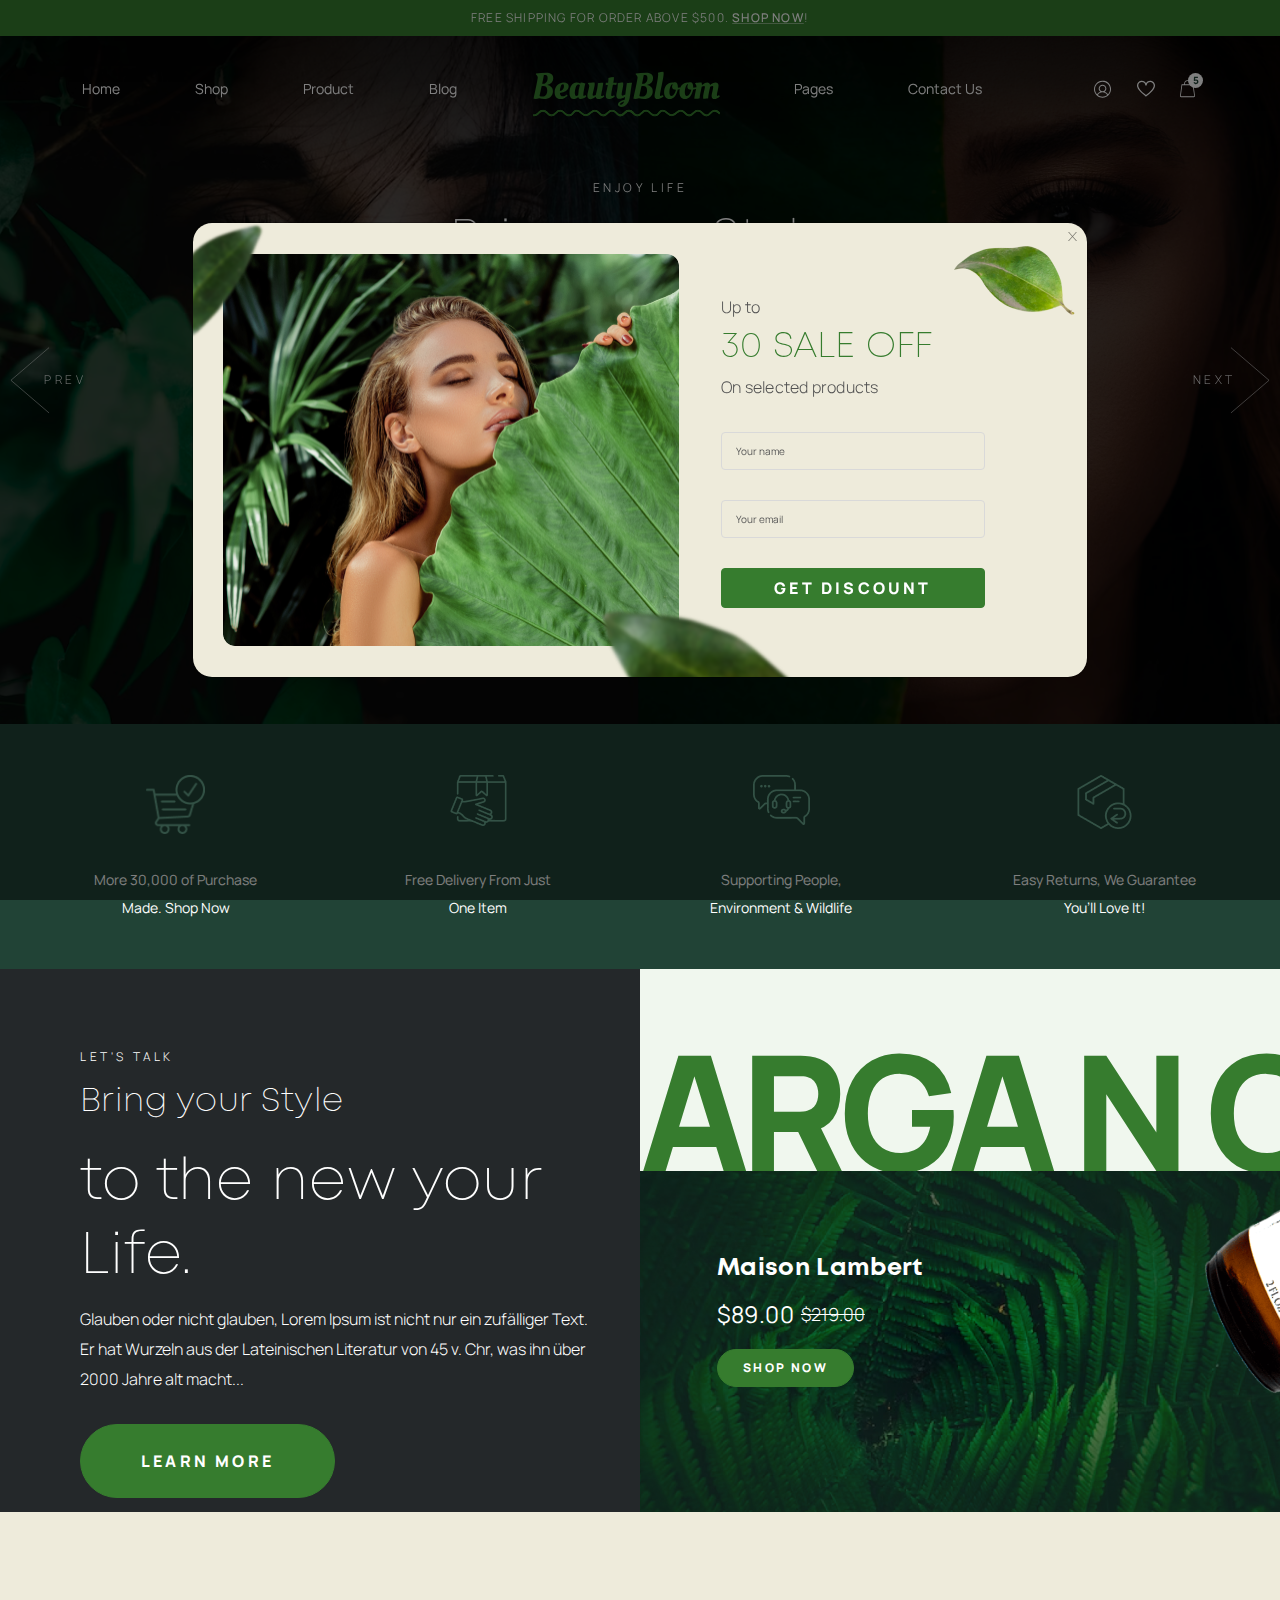
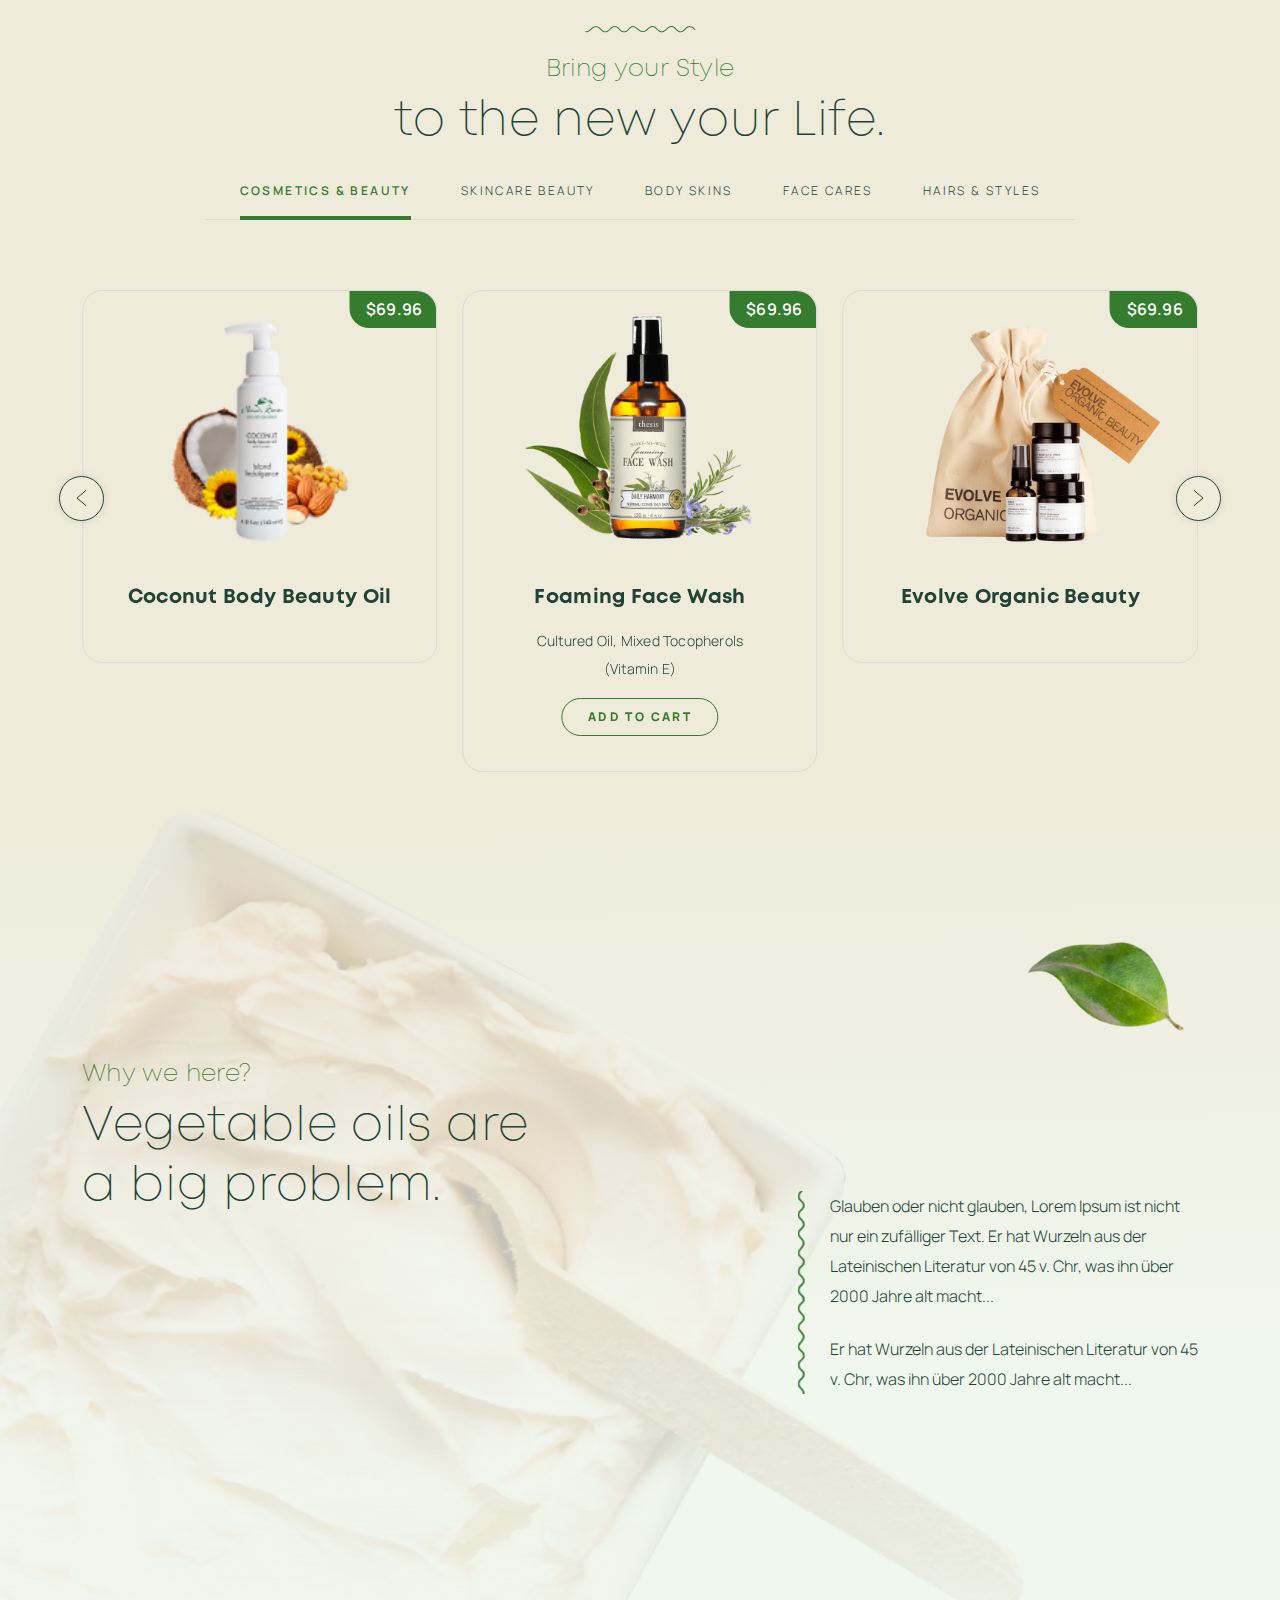
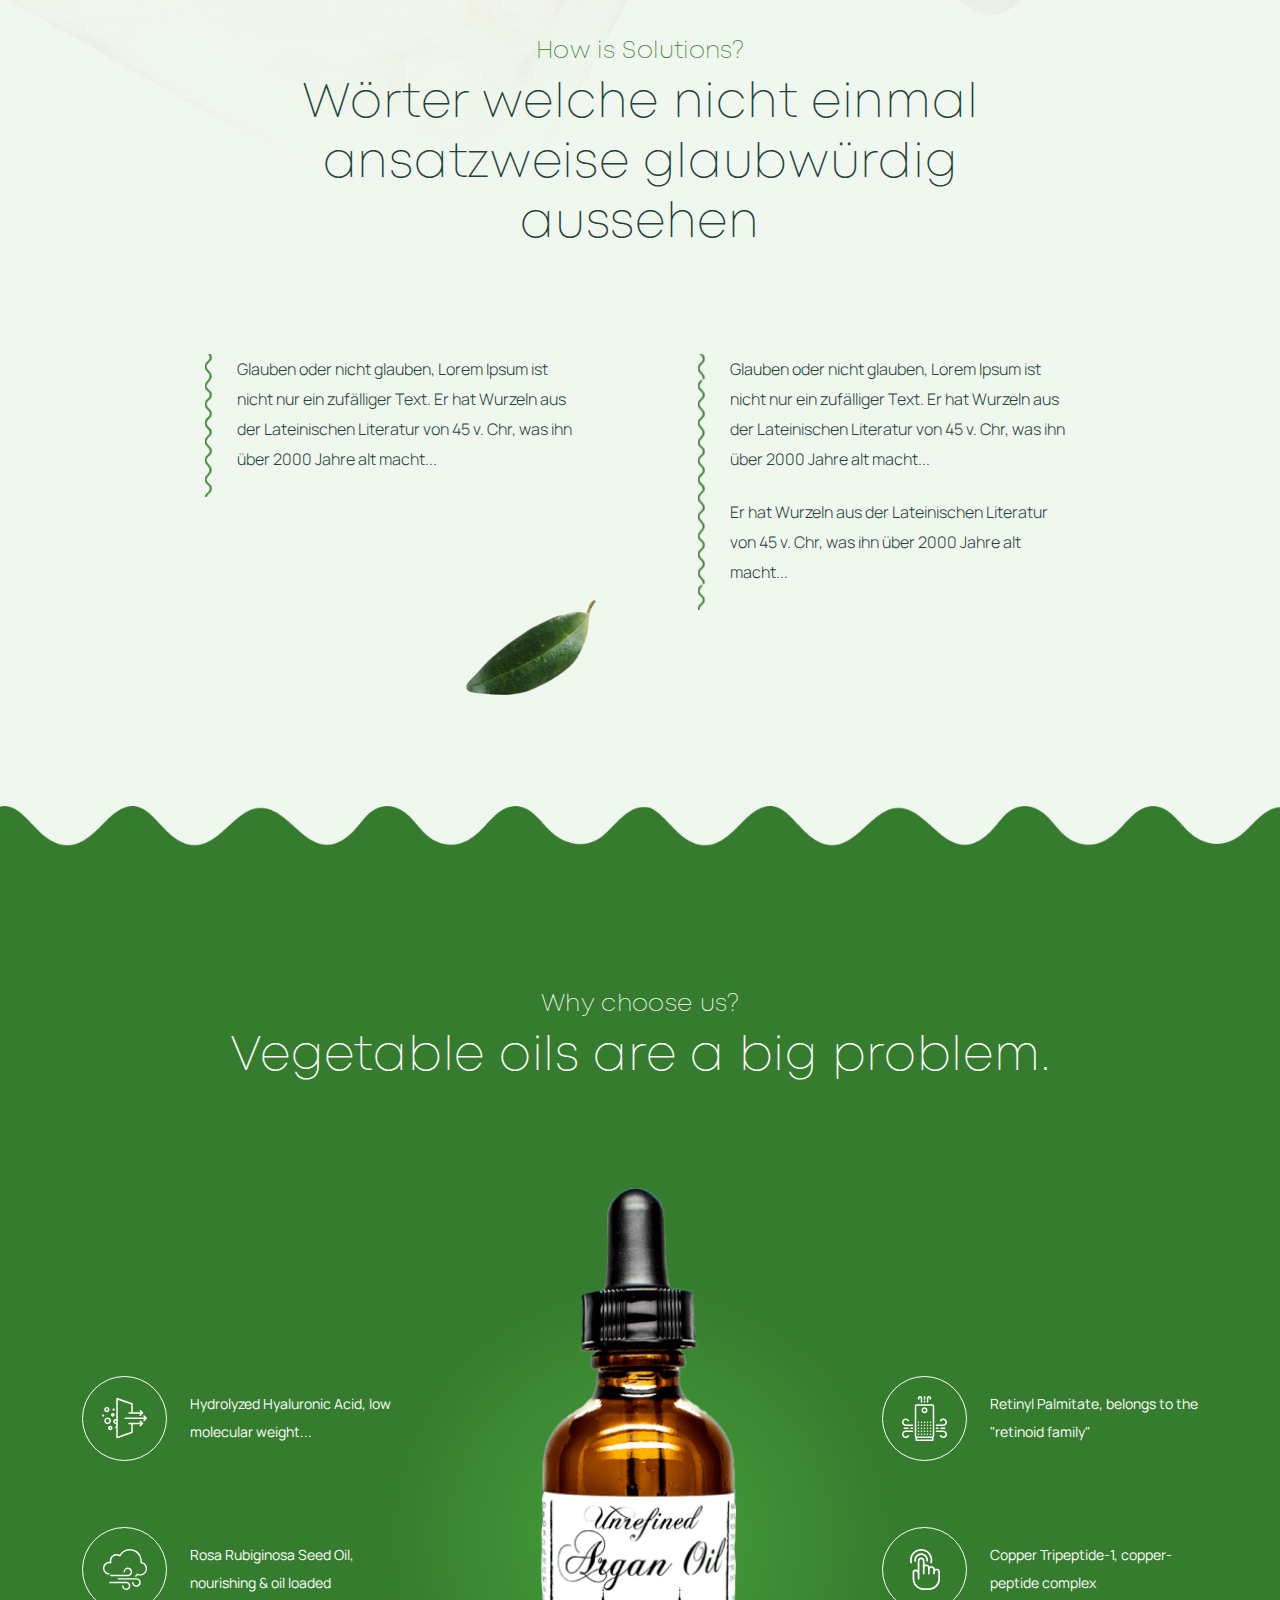
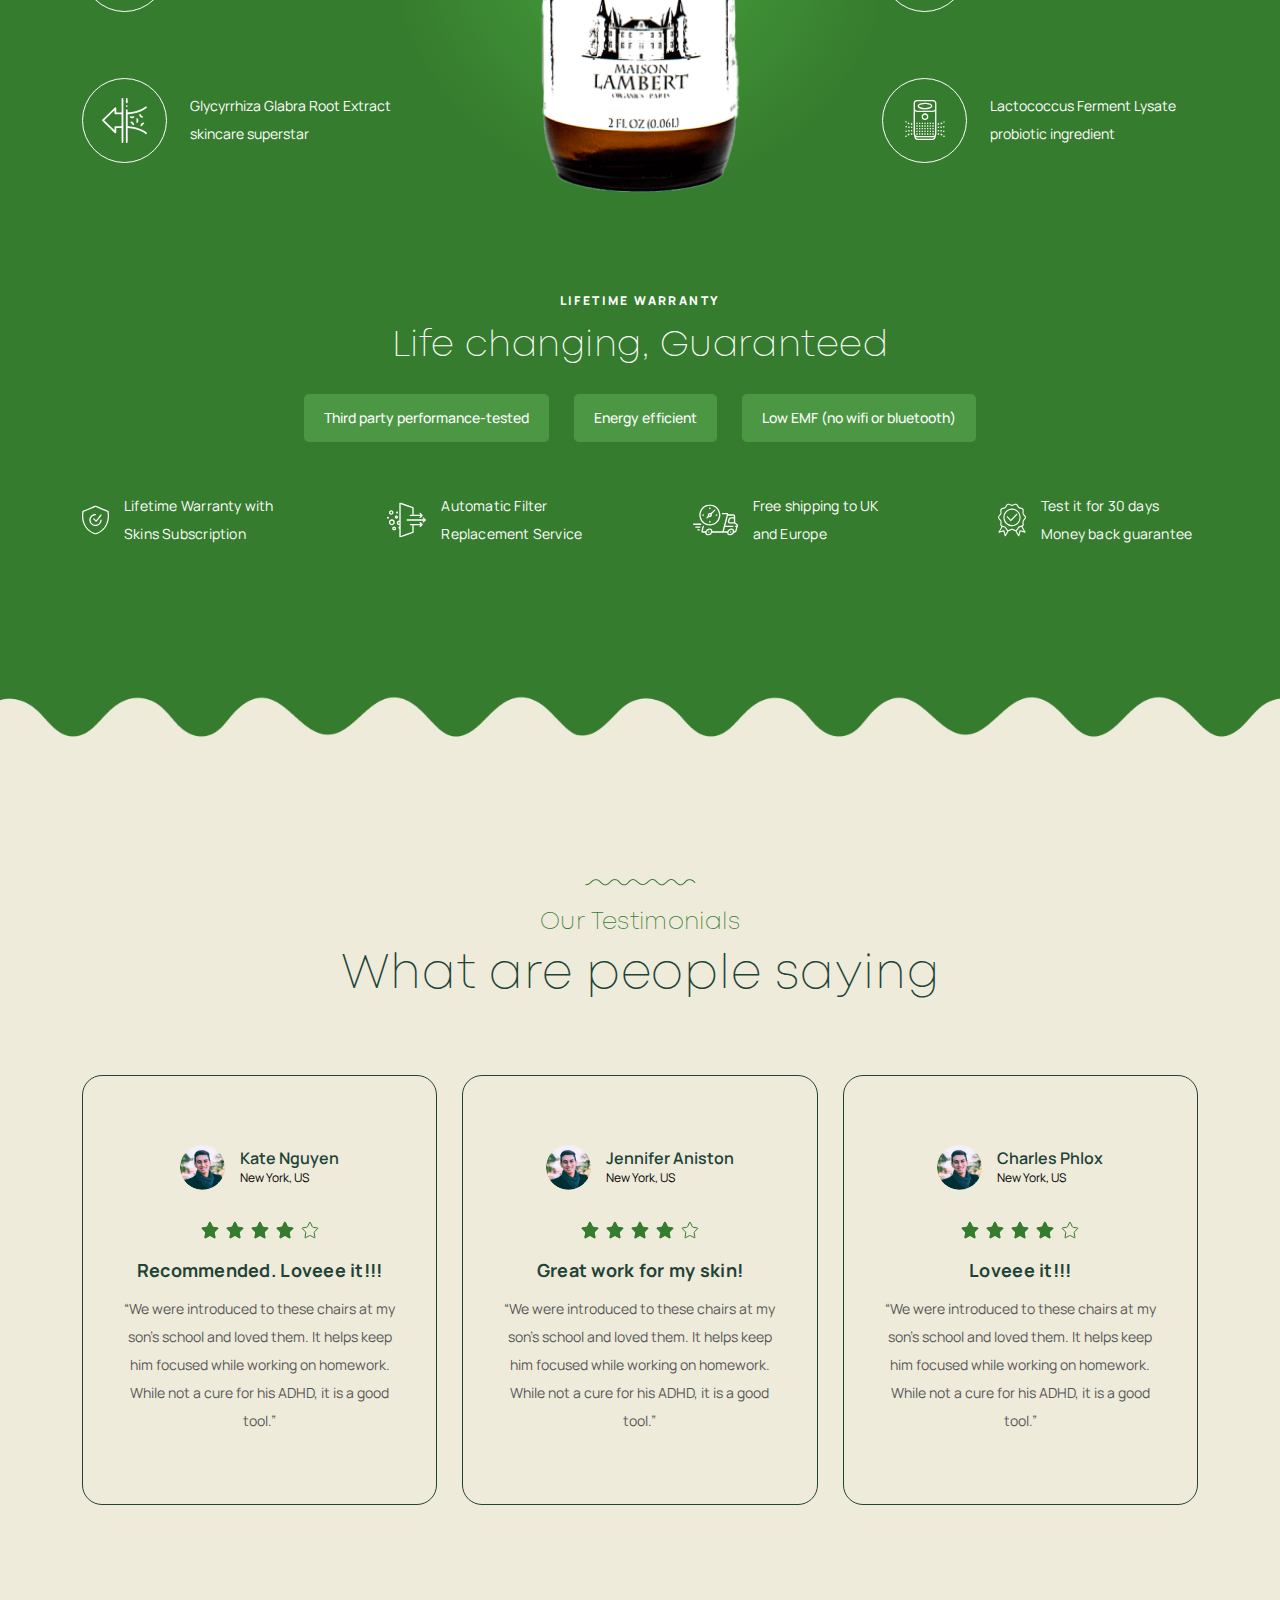
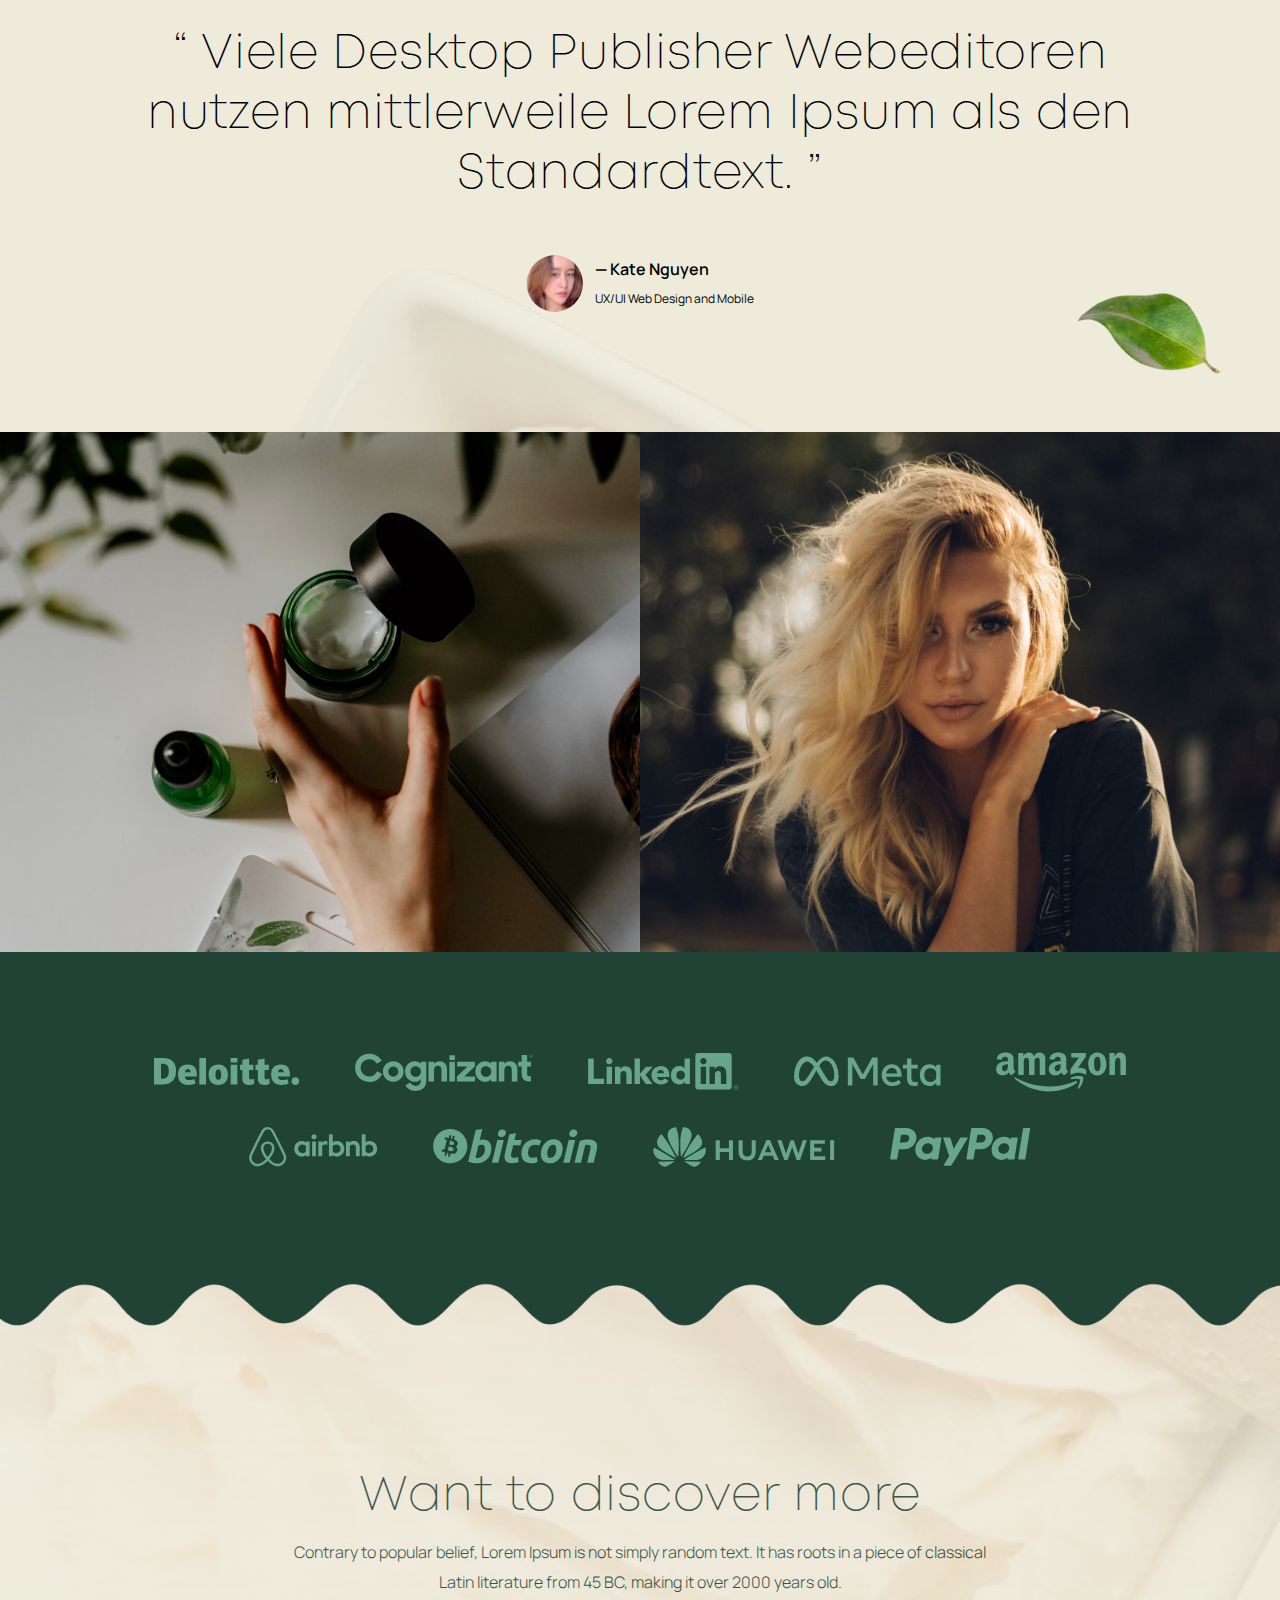
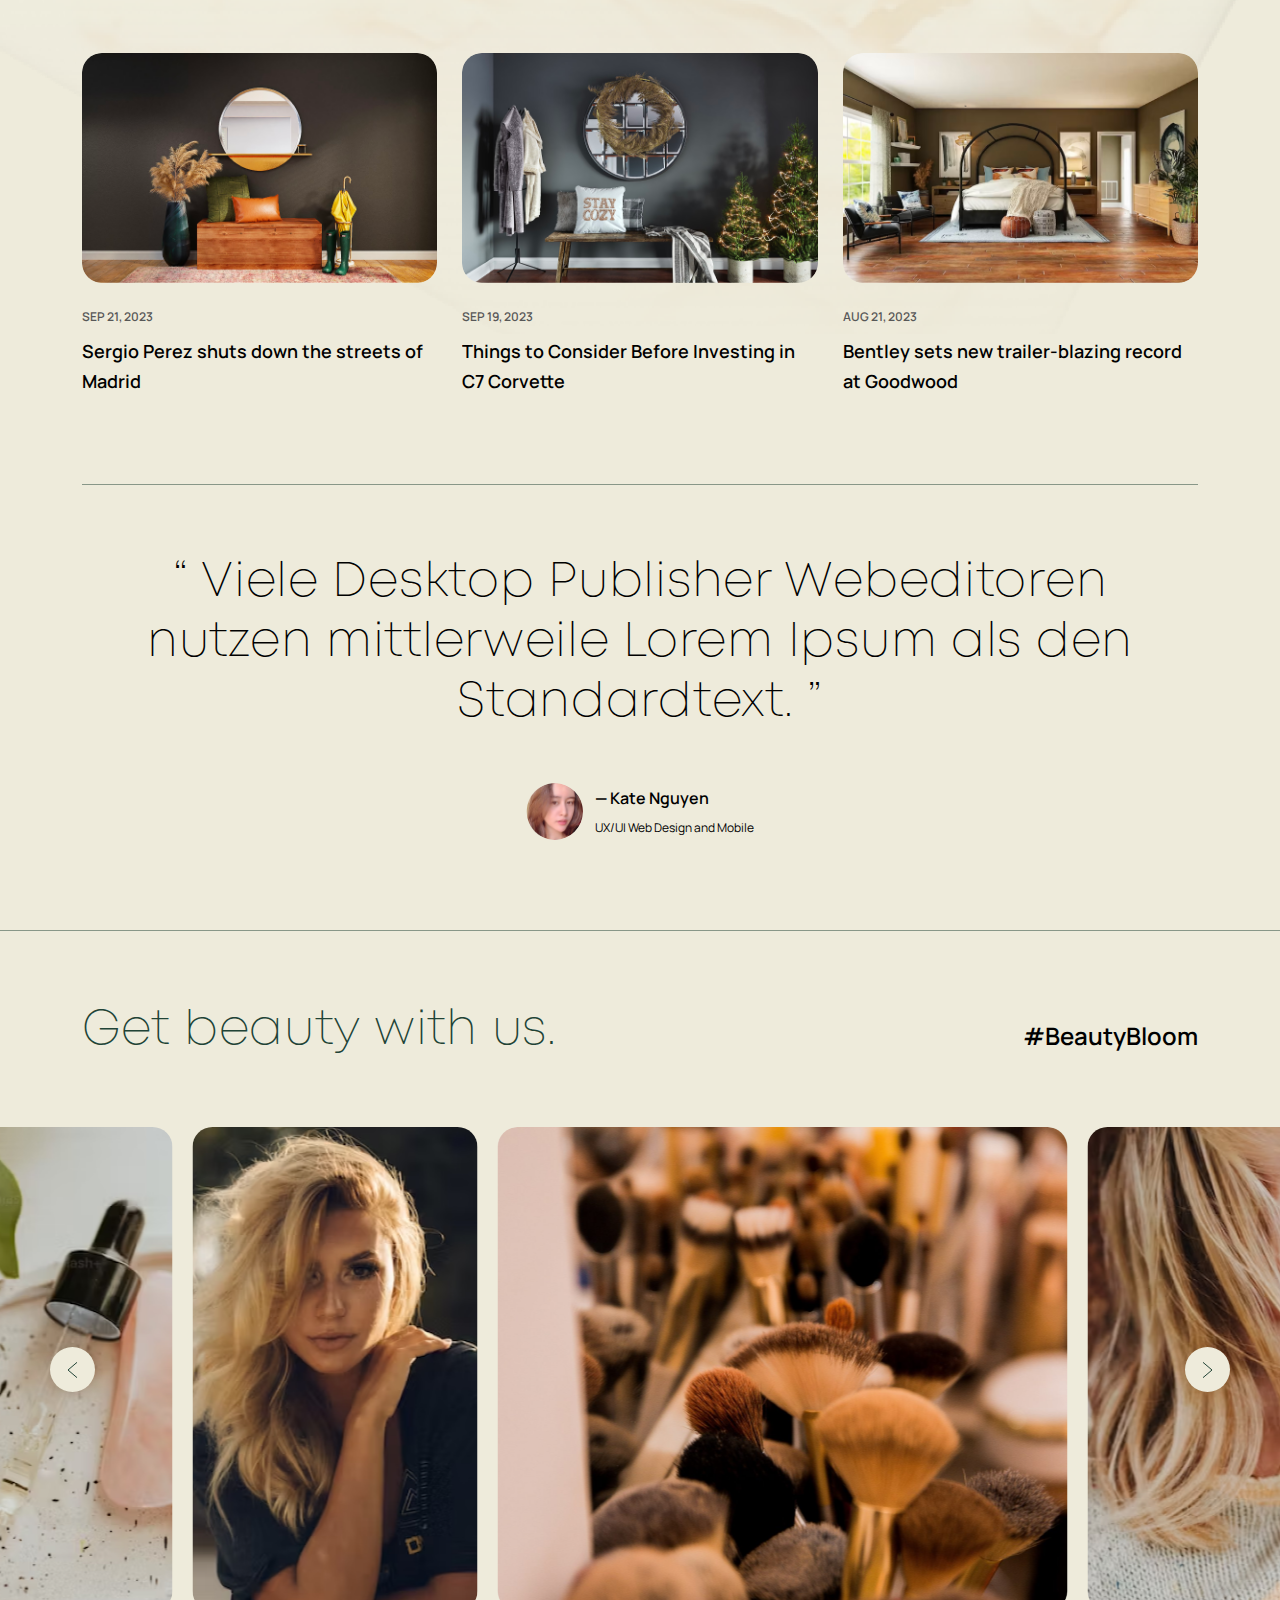
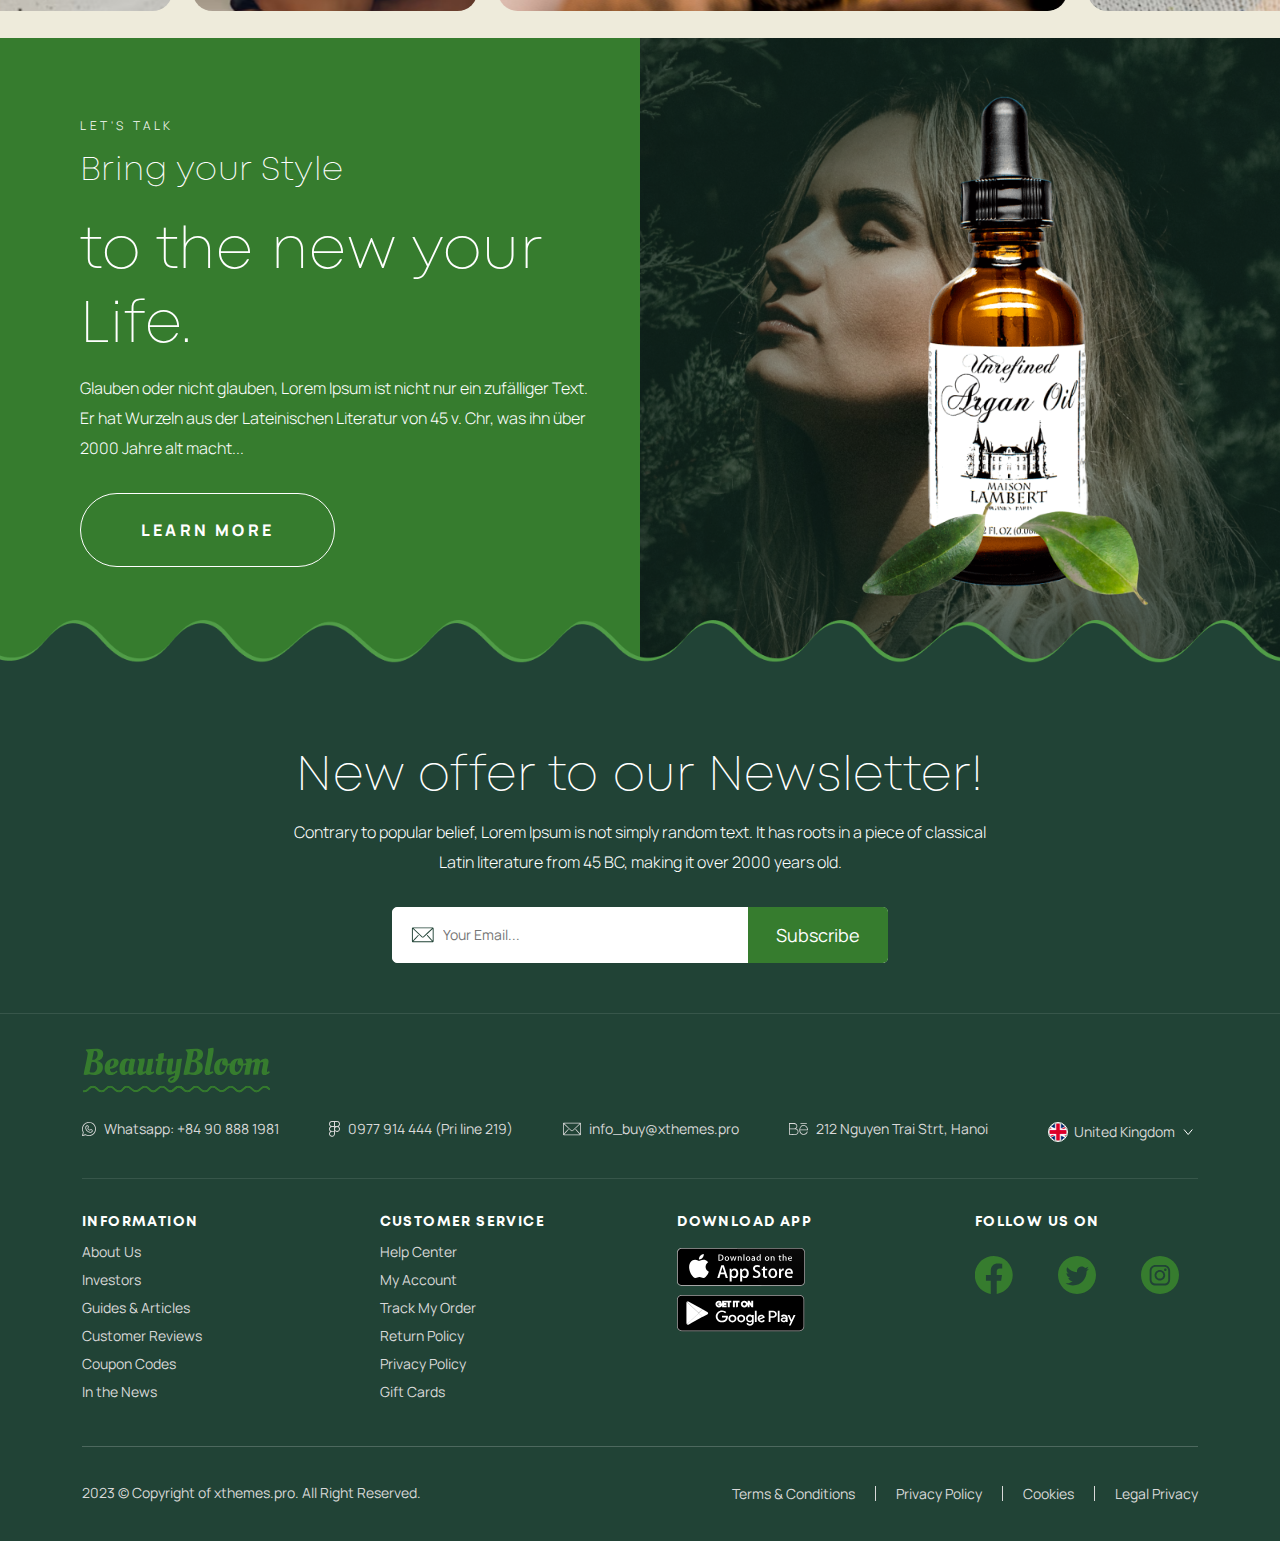
<file: index.html>
<!DOCTYPE html>
<html lang="en">
  <head>
    <meta charset="UTF-8" />
    <meta name="viewport" content="width=device-width, initial-scale=1.0" />
    <title>Home Page</title>
    <link rel="stylesheet" href="assets/bootstrap/css/bootstrap.min.css" />
    <link rel="stylesheet" href="assets/swiper/swiper-bundle.min.css" />
    <link rel="stylesheet" href="assets/css/style.css" />
  </head>
  <body>
    <!-- START HEADER -->
    <header class="header header-dark">
      <div class="header-topbar">
        <p>
          Free Shipping for order above $500.
          <a href="#" title="Shop now">Shop now</a>!
        </p>
      </div>
      <div class="header-wrapper">
        <div class="container">
          <div class="header-container">
            <nav class="header-nav">
              <ul class="header-nav-list">
                <li class="header-nav-item">
                  <a href="homepage.html" class="header-nav-link" title="Home"
                    >Home</a
                  >
                </li>
                <li class="header-nav-item">
                  <a
                    href="product-list.html"
                    class="header-nav-link"
                    title="Shop"
                    >Shop</a
                  >
                </li>
                <li class="header-nav-item">
                  <a
                    href="product-list.html"
                    class="header-nav-link"
                    title="Product"
                    >Product</a
                  >

                  <div class="mega-menu position-absolute">
                    <div class="container">
                      <div class="mega-menu-main d-flex">
                        <div class="mega-menu-list d-flex">
                          <div class="mega-menu-col">
                            <a href="#" class="mega-menu-title"
                              >Women’s Beauty</a
                            >
                            <ul class="mega-menu-list">
                              <li>
                                <a href="#" class="mega-menu-list-item"
                                  >Lip sleeping</a
                                >
                              </li>
                              <li>
                                <a href="#" class="mega-menu-list-item"
                                  >Water Bank Buld</a
                                >
                              </li>
                              <li>
                                <a href="#" class="mega-menu-list-item"
                                  >Retinol Lips</a
                                >
                              </li>
                              <li>
                                <a href="#" class="mega-menu-list-item"
                                  >AHA Skin</a
                                >
                              </li>
                              <li>
                                <a href="#" class="mega-menu-list-item"
                                  >BHA skins</a
                                >
                              </li>
                              <li>
                                <a href="#" class="mega-menu-list-item"
                                  >Skin BHA - AHA</a
                                >
                              </li>
                            </ul>
                          </div>

                          <div class="mega-menu-col">
                            <a href="#" class="mega-menu-title">Men’s Beauty</a>
                            <ul class="mega-menu-list">
                              <li>
                                <a href="#" class="mega-menu-list-item"
                                  >Cream skin</a
                                >
                              </li>
                              <li>
                                <a href="#" class="mega-menu-list-item"
                                  >Beauty Water</a
                                >
                              </li>
                              <li>
                                <a href="#" class="mega-menu-list-item"
                                  >Retinol skin</a
                                >
                              </li>
                              <li>
                                <a href="#" class="mega-menu-list-item"
                                  >water Bank skin</a
                                >
                              </li>
                              <li>
                                <a href="#" class="mega-menu-list-item"
                                  >Oiliness</a
                                >
                              </li>
                              <li>
                                <a href="#" class="mega-menu-list-item"
                                  >hyaluronic</a
                                >
                              </li>
                            </ul>
                          </div>

                          <div class="mega-menu-col">
                            <a href="#" class="mega-menu-title">By Brands</a>
                            <ul class="mega-menu-list">
                              <li>
                                <a href="#" class="mega-menu-list-item"
                                  >laropochesay</a
                                >
                              </li>
                              <li>
                                <a href="#" class="mega-menu-list-item"
                                  >Milamo</a
                                >
                              </li>
                              <li>
                                <a href="#" class="mega-menu-list-item"
                                  >Laneige</a
                                >
                              </li>
                              <li>
                                <a href="#" class="mega-menu-list-item">AHC</a>
                              </li>
                              <li>
                                <a href="#" class="mega-menu-list-item"
                                  >the body shop</a
                                >
                              </li>
                            </ul>
                          </div>

                          <div class="mega-menu-col">
                            <a href="#" class="mega-menu-title">Accessories</a>
                            <ul class="mega-menu-list">
                              <li>
                                <a href="#" class="mega-menu-list-item"
                                  >Skin beauty</a
                                >
                              </li>
                              <li>
                                <a href="#" class="mega-menu-list-item"
                                  >makeup</a
                                >
                              </li>
                              <li>
                                <a href="#" class="mega-menu-list-item"
                                  >sleeping mask</a
                                >
                              </li>
                              <li>
                                <a href="#" class="mega-menu-list-item"
                                  >Overnight</a
                                >
                              </li>
                            </ul>
                          </div>

                          <div class="mega-menu-col">
                            <a href="#" class="mega-menu-title">Dryness</a>
                            <ul class="mega-menu-list">
                              <li>
                                <a href="#" class="mega-menu-list-item"
                                  >Aqua Clear</a
                                >
                              </li>
                              <li>
                                <a href="#" class="mega-menu-list-item"
                                  >Skin face</a
                                >
                              </li>
                              <li>
                                <a href="#" class="mega-menu-list-item"
                                  >Sun Cream</a
                                >
                              </li>
                            </ul>
                          </div>
                        </div>
                        <div class="mega-menu-side">
                          <div class="mega-menu-image">
                            <img
                              src="assets/images/mega-menu.png"
                              alt="bread shampoo"
                            />
                          </div>
                          <a href="#" title="Shop Now"
                            ><span>Shop Now</span
                            ><svg
                              width="16"
                              height="8"
                              viewBox="0 0 16 8"
                              fill="none"
                              xmlns="http://www.w3.org/2000/svg"
                            >
                              <path
                                d="M11.937 7.99984C11.6858 7.88884 11.5797 7.75851 11.6323 7.56738C11.6617 7.46044 11.7406 7.35661 11.8217 7.27523C12.547 6.54688 13.2775 5.82383 14.0069 5.09954C14.2426 4.86569 14.4797 4.63309 14.7546 4.36183H14.5239C9.936 4.36183 5.34847 4.36183 0.760624 4.36183C0.641004 4.36183 0.52107 4.36557 0.40145 4.3609C0.16127 4.35092 -0.000624474 4.20032 1.81067e-06 3.99392C0.000628095 3.79437 0.155007 3.6472 0.387672 3.62787C0.43934 3.62351 0.491635 3.62631 0.54393 3.62631C5.19941 3.62631 9.8549 3.62631 14.5101 3.62631H14.7387C14.672 3.55585 14.6319 3.51095 14.5893 3.46886C13.6546 2.53878 12.7198 1.60901 11.7851 0.678615C11.6004 0.494969 11.5703 0.30571 11.6962 0.14233C11.8183 -0.016061 12.0328 -0.0472403 12.1934 0.0728002C12.2432 0.109904 12.289 0.152931 12.3331 0.196582C13.4936 1.34866 14.6541 2.50074 15.8124 3.655C15.8848 3.72702 15.938 3.81775 16 3.89975V4.08621C15.9264 4.17912 15.8616 4.28045 15.7783 4.3637C14.6422 5.49676 13.5046 6.62795 12.3635 7.75602C12.2667 7.85143 12.1424 7.91909 12.0309 7.99953H11.9373L11.937 7.99984Z"
                                fill="#214336"
                              />
                            </svg>
                          </a>
                        </div>
                      </div>
                    </div>
                  </div>
                </li>
                <li class="header-nav-item">
                  <a href="our-blog.html" class="header-nav-link" title="Blog"
                    >Blog</a
                  >
                </li>
                <li class="header-logo">
                  <a href="homepage.html" title="Beauty Bloom">
                    <img
                      src="assets/images/Logo.svg"
                      alt="Beauty Bloom"
                      title="Beauty Bloom"
                    />
                  </a>
                </li>
                <li class="header-nav-item">
                  <a href="#" class="header-nav-link" title="Pages">Pages</a>
                </li>
                <li class="header-nav-item">
                  <a
                    href="contact-us.html"
                    class="header-nav-link"
                    title="Contact Us"
                    >Contact Us</a
                  >
                </li>
              </ul>
            </nav>
            <div class="header-action">
              <div class="header-action-group">
                <div
                  id="menu-mobile-btn"
                  class="d-block d-xl-none d-lg-none header-action-item"
                  type="button"
                  data-bs-toggle="offcanvas"
                  data-bs-target="#menu-mobile"
                  aria-controls="menu-mobile"
                >
                  <img
                    src="assets/images/menu-icon.svg"
                    alt="menu"
                    title="menu"
                  />
                </div>
                <div
                  class="header-action-item header-action-account"
                  data-bs-toggle="modal"
                  data-bs-target="#login"
                  aria-controls="login"
                >
                  <img
                    src="assets/images/account-icon.svg"
                    alt="login"
                    title="login"
                  />
                </div>
              </div>
              <div class="header-logo d-flex d-lg-none">
                <a href="homepage.html" title="Beauty Bloom">
                  <img
                    src="assets/images/Logo.svg"
                    alt="Beauty Bloom"
                    title="Beauty Bloom"
                  />
                </a>
              </div>
              <div class="header-action-group">
                <a href="#" title="wishlist" class="header-action-item">
                  <img
                    src="assets/images/heart-icon.svg"
                    alt="wishlist"
                    title="wishlist"
                  />
                </a>
                <a
                  href="shopping-cart.html"
                  title="shopping cart"
                  class="header-action-item header-cart"
                >
                  <img
                    src="assets/images/cart-icon.svg"
                    alt="cart"
                    title="cart"
                  />
                  <span>5</span>
                </a>
              </div>
            </div>
            <div
              class="offcanvas offcanvas-start"
              tabindex="-1"
              id="menu-mobile"
              aria-labelledby="menu-mobileLabel"
            >
              <div class="offcanvas-body">
                <button
                  type="button"
                  class="btn-close"
                  data-bs-dismiss="offcanvas"
                  aria-label="Close"
                ></button>
                <nav class="header-nav-mobile">
                  <ul class="nav-list">
                    <li>
                      <a href="homepage.html" class="header-nav-item">Home</a>
                    </li>
                    <li>
                      <a href="about.html" class="header-nav-item">About</a>
                    </li>
                    <li>
                      <a href="service.html" class="header-nav-item"
                        >Services</a
                      >
                    </li>
                    <li class="position-relative">
                      <a
                        href="list-product-1-view-grid.html"
                        class="header-nav-item"
                        >Product</a
                      >
                      <ul
                        class="header-nav-list-lv0 collapse"
                        id="collapsesubmenu-1"
                      >
                        <li class="position-relative">
                          <a href="#" class="header-nav-item">Women’s Beauty</a>
                          <ul
                            class="header-nav-list-lv1 collapse"
                            id="collapsesubmenu-lv1-1"
                          >
                            <li>
                              <a href="#" class="header-nav-item"
                                >Lip sleeping</a
                              >
                            </li>
                            <li>
                              <a href="#" class="header-nav-item"
                                >Water Bank Buld</a
                              >
                            </li>
                            <li>
                              <a href="#" class="header-nav-item"
                                >Retinol Lips</a
                              >
                            </li>
                            <li>
                              <a href="#" class="header-nav-item">AHA Skin</a>
                            </li>
                            <li>
                              <a href="#" class="header-nav-item">BHA skins</a>
                            </li>
                            <li>
                              <a href="#" class="header-nav-item"
                                >Skin BHA - AHA</a
                              >
                            </li>
                          </ul>

                          <div
                            class="close-sub-nav collapsed"
                            data-bs-toggle="collapse"
                            href="#collapsesubmenu-lv1-1"
                            role="button"
                            aria-expanded="false"
                            aria-controls="collapsesubmenulv1-1"
                          >
                            <svg
                              version="1.1"
                              id="Capa_1"
                              xmlns="http://www.w3.org/2000/svg"
                              xmlns:xlink="http://www.w3.org/1999/xlink"
                              x="0px"
                              y="0px"
                              viewBox="0 0 512 512"
                              style="enable-background: new 0 0 512 512"
                              xml:space="preserve"
                            >
                              <g>
                                <g>
                                  <path
                                    d="M492,236H276V20c0-11.046-8.954-20-20-20c-11.046,0-20,8.954-20,20v216H20c-11.046,0-20,8.954-20,20s8.954,20,20,20h216			v216c0,11.046,8.954,20,20,20s20-8.954,20-20V276h216c11.046,0,20-8.954,20-20C512,244.954,503.046,236,492,236z"
                                  />
                                </g>
                              </g>
                              <g></g>
                              <g></g>
                              <g></g>
                              <g></g>
                              <g></g>
                              <g></g>
                              <g></g>
                              <g></g>
                              <g></g>
                              <g></g>
                              <g></g>
                              <g></g>
                              <g></g>
                              <g></g>
                              <g></g>
                            </svg>

                            <svg
                              id="svg1591"
                              height="24"
                              viewBox="0 0 6.3499999 6.3500002"
                              width="24"
                              xmlns="http://www.w3.org/2000/svg"
                              xmlns:svg="http://www.w3.org/2000/svg"
                            >
                              <g id="layer1" transform="translate(0 -290.65)">
                                <path
                                  id="path2047"
                                  d="m.79427278 293.56039a.2646485.2646485 0 0 0 0 .52917h4.76146822a.2646485.2646485 0 0 0 0-.52917z"
                                  font-variant-ligatures="normal"
                                  font-variant-position="normal"
                                  font-variant-caps="normal"
                                  font-variant-numeric="normal"
                                  font-variant-alternates="normal"
                                  font-feature-settings="normal"
                                  text-indent="0"
                                  text-align="start"
                                  text-decoration-line="none"
                                  text-decoration-style="solid"
                                  text-decoration-color="rgb(0,0,0)"
                                  text-transform="none"
                                  text-orientation="mixed"
                                  white-space="normal"
                                  shape-padding="0"
                                  isolation="auto"
                                  mix-blend-mode="normal"
                                  solid-color="rgb(0,0,0)"
                                  solid-opacity="1"
                                  vector-effect="none"
                                />
                              </g>
                            </svg>
                          </div>
                        </li>

                        <li class="position-relative">
                          <a href="#" class="header-nav-item">Men’s Beauty</a>
                          <ul
                            class="header-nav-list-lv1 collapse"
                            id="collapsesubmenu-lv1-2"
                          >
                            <li>
                              <a href="#" class="header-nav-item">Cream skin</a>
                            </li>
                            <li>
                              <a href="#" class="header-nav-item"
                                >Beauty Water</a
                              >
                            </li>
                            <li>
                              <a href="#" class="header-nav-item"
                                >Retinol skin</a
                              >
                            </li>
                            <li>
                              <a href="#" class="header-nav-item"
                                >water Bank skin</a
                              >
                            </li>
                            <li>
                              <a href="#" class="header-nav-item">Oiliness</a>
                            </li>
                            <li>
                              <a href="#" class="header-nav-item">hyaluronic</a>
                            </li>
                          </ul>

                          <div
                            class="close-sub-nav collapsed"
                            data-bs-toggle="collapse"
                            href="#collapsesubmenu-lv1-2"
                            role="button"
                            aria-expanded="false"
                            aria-controls="collapsesubmenu-lv1-2"
                          >
                            <svg
                              version="1.1"
                              id="Capa_1"
                              xmlns="http://www.w3.org/2000/svg"
                              xmlns:xlink="http://www.w3.org/1999/xlink"
                              x="0px"
                              y="0px"
                              viewBox="0 0 512 512"
                              style="enable-background: new 0 0 512 512"
                              xml:space="preserve"
                            >
                              <g>
                                <g>
                                  <path
                                    d="M492,236H276V20c0-11.046-8.954-20-20-20c-11.046,0-20,8.954-20,20v216H20c-11.046,0-20,8.954-20,20s8.954,20,20,20h216			v216c0,11.046,8.954,20,20,20s20-8.954,20-20V276h216c11.046,0,20-8.954,20-20C512,244.954,503.046,236,492,236z"
                                  />
                                </g>
                              </g>
                              <g></g>
                              <g></g>
                              <g></g>
                              <g></g>
                              <g></g>
                              <g></g>
                              <g></g>
                              <g></g>
                              <g></g>
                              <g></g>
                              <g></g>
                              <g></g>
                              <g></g>
                              <g></g>
                              <g></g>
                            </svg>

                            <svg
                              id="svg1591"
                              height="24"
                              viewBox="0 0 6.3499999 6.3500002"
                              width="24"
                              xmlns="http://www.w3.org/2000/svg"
                              xmlns:svg="http://www.w3.org/2000/svg"
                            >
                              <g id="layer1" transform="translate(0 -290.65)">
                                <path
                                  id="path2047"
                                  d="m.79427278 293.56039a.2646485.2646485 0 0 0 0 .52917h4.76146822a.2646485.2646485 0 0 0 0-.52917z"
                                  font-variant-ligatures="normal"
                                  font-variant-position="normal"
                                  font-variant-caps="normal"
                                  font-variant-numeric="normal"
                                  font-variant-alternates="normal"
                                  font-feature-settings="normal"
                                  text-indent="0"
                                  text-align="start"
                                  text-decoration-line="none"
                                  text-decoration-style="solid"
                                  text-decoration-color="rgb(0,0,0)"
                                  text-transform="none"
                                  text-orientation="mixed"
                                  white-space="normal"
                                  shape-padding="0"
                                  isolation="auto"
                                  mix-blend-mode="normal"
                                  solid-color="rgb(0,0,0)"
                                  solid-opacity="1"
                                  vector-effect="none"
                                />
                              </g>
                            </svg>
                          </div>
                        </li>
                        <li class="position-relative">
                          <a href="#" class="header-nav-item">By Brands</a>
                          <ul
                            class="header-nav-list-lv1 collapse"
                            id="collapsesubmenu-lv1-3"
                          >
                            <li>
                              <a href="#" class="header-nav-item"
                                >laropochesay</a
                              >
                            </li>
                            <li>
                              <a href="#" class="header-nav-item">Milamo</a>
                            </li>
                            <li>
                              <a href="#" class="header-nav-item">Laneige</a>
                            </li>
                            <li>
                              <a href="#" class="header-nav-item">AHC</a>
                            </li>
                            <li>
                              <a href="#" class="header-nav-item"
                                >the body shop</a
                              >
                            </li>
                          </ul>

                          <div
                            class="close-sub-nav collapsed"
                            data-bs-toggle="collapse"
                            href="#collapsesubmenu-lv1-3"
                            role="button"
                            aria-expanded="false"
                            aria-controls="collapsesubmenu-lv1-3"
                          >
                            <svg
                              version="1.1"
                              id="Capa_1"
                              xmlns="http://www.w3.org/2000/svg"
                              xmlns:xlink="http://www.w3.org/1999/xlink"
                              x="0px"
                              y="0px"
                              viewBox="0 0 512 512"
                              style="enable-background: new 0 0 512 512"
                              xml:space="preserve"
                            >
                              <g>
                                <g>
                                  <path
                                    d="M492,236H276V20c0-11.046-8.954-20-20-20c-11.046,0-20,8.954-20,20v216H20c-11.046,0-20,8.954-20,20s8.954,20,20,20h216			v216c0,11.046,8.954,20,20,20s20-8.954,20-20V276h216c11.046,0,20-8.954,20-20C512,244.954,503.046,236,492,236z"
                                  />
                                </g>
                              </g>
                              <g></g>
                              <g></g>
                              <g></g>
                              <g></g>
                              <g></g>
                              <g></g>
                              <g></g>
                              <g></g>
                              <g></g>
                              <g></g>
                              <g></g>
                              <g></g>
                              <g></g>
                              <g></g>
                              <g></g>
                            </svg>

                            <svg
                              id="svg1591"
                              height="24"
                              viewBox="0 0 6.3499999 6.3500002"
                              width="24"
                              xmlns="http://www.w3.org/2000/svg"
                              xmlns:svg="http://www.w3.org/2000/svg"
                            >
                              <g id="layer1" transform="translate(0 -290.65)">
                                <path
                                  id="path2047"
                                  d="m.79427278 293.56039a.2646485.2646485 0 0 0 0 .52917h4.76146822a.2646485.2646485 0 0 0 0-.52917z"
                                  font-variant-ligatures="normal"
                                  font-variant-position="normal"
                                  font-variant-caps="normal"
                                  font-variant-numeric="normal"
                                  font-variant-alternates="normal"
                                  font-feature-settings="normal"
                                  text-indent="0"
                                  text-align="start"
                                  text-decoration-line="none"
                                  text-decoration-style="solid"
                                  text-decoration-color="rgb(0,0,0)"
                                  text-transform="none"
                                  text-orientation="mixed"
                                  white-space="normal"
                                  shape-padding="0"
                                  isolation="auto"
                                  mix-blend-mode="normal"
                                  solid-color="rgb(0,0,0)"
                                  solid-opacity="1"
                                  vector-effect="none"
                                />
                              </g>
                            </svg>
                          </div>
                        </li>
                        <li class="position-relative">
                          <a href="#" class="header-nav-item">Accessories</a>
                          <ul
                            class="header-nav-list-lv1 collapse"
                            id="collapsesubmenu-lv1-4"
                          >
                            <li>
                              <a href="#" class="header-nav-item"
                                >Skin beauty</a
                              >
                            </li>
                            <li>
                              <a href="#" class="header-nav-item">makeup</a>
                            </li>
                            <li>
                              <a href="#" class="header-nav-item"
                                >sleeping mask</a
                              >
                            </li>
                            <li>
                              <a href="#" class="header-nav-item">Overnight</a>
                            </li>
                          </ul>

                          <div
                            class="close-sub-nav collapsed"
                            data-bs-toggle="collapse"
                            href="#collapsesubmenu-lv1-4"
                            role="button"
                            aria-expanded="false"
                            aria-controls="collapsesubmenu-lv1-4"
                          >
                            <svg
                              version="1.1"
                              id="Capa_1"
                              xmlns="http://www.w3.org/2000/svg"
                              xmlns:xlink="http://www.w3.org/1999/xlink"
                              x="0px"
                              y="0px"
                              viewBox="0 0 512 512"
                              style="enable-background: new 0 0 512 512"
                              xml:space="preserve"
                            >
                              <g>
                                <g>
                                  <path
                                    d="M492,236H276V20c0-11.046-8.954-20-20-20c-11.046,0-20,8.954-20,20v216H20c-11.046,0-20,8.954-20,20s8.954,20,20,20h216			v216c0,11.046,8.954,20,20,20s20-8.954,20-20V276h216c11.046,0,20-8.954,20-20C512,244.954,503.046,236,492,236z"
                                  />
                                </g>
                              </g>
                              <g></g>
                              <g></g>
                              <g></g>
                              <g></g>
                              <g></g>
                              <g></g>
                              <g></g>
                              <g></g>
                              <g></g>
                              <g></g>
                              <g></g>
                              <g></g>
                              <g></g>
                              <g></g>
                              <g></g>
                            </svg>

                            <svg
                              id="svg1591"
                              height="24"
                              viewBox="0 0 6.3499999 6.3500002"
                              width="24"
                              xmlns="http://www.w3.org/2000/svg"
                              xmlns:svg="http://www.w3.org/2000/svg"
                            >
                              <g id="layer1" transform="translate(0 -290.65)">
                                <path
                                  id="path2047"
                                  d="m.79427278 293.56039a.2646485.2646485 0 0 0 0 .52917h4.76146822a.2646485.2646485 0 0 0 0-.52917z"
                                  font-variant-ligatures="normal"
                                  font-variant-position="normal"
                                  font-variant-caps="normal"
                                  font-variant-numeric="normal"
                                  font-variant-alternates="normal"
                                  font-feature-settings="normal"
                                  text-indent="0"
                                  text-align="start"
                                  text-decoration-line="none"
                                  text-decoration-style="solid"
                                  text-decoration-color="rgb(0,0,0)"
                                  text-transform="none"
                                  text-orientation="mixed"
                                  white-space="normal"
                                  shape-padding="0"
                                  isolation="auto"
                                  mix-blend-mode="normal"
                                  solid-color="rgb(0,0,0)"
                                  solid-opacity="1"
                                  vector-effect="none"
                                />
                              </g>
                            </svg>
                          </div>
                        </li>
                        <li class="position-relative">
                          <a href="#" class="header-nav-item">Dryness</a>
                          <ul
                            class="header-nav-list-lv1 collapse"
                            id="collapsesubmenu-lv1-5"
                          >
                            <li>
                              <a href="#" class="header-nav-item">Aqua Clear</a>
                            </li>
                            <li>
                              <a href="#" class="header-nav-item">Skin face</a>
                            </li>
                            <li>
                              <a href="#" class="header-nav-item">Sun Cream</a>
                            </li>
                          </ul>

                          <div
                            class="close-sub-nav collapsed"
                            data-bs-toggle="collapse"
                            href="#collapsesubmenu-lv1-5"
                            role="button"
                            aria-expanded="false"
                            aria-controls="collapsesubmenu-lv1-5"
                          >
                            <svg
                              version="1.1"
                              id="Capa_1"
                              xmlns="http://www.w3.org/2000/svg"
                              xmlns:xlink="http://www.w3.org/1999/xlink"
                              x="0px"
                              y="0px"
                              viewBox="0 0 512 512"
                              style="enable-background: new 0 0 512 512"
                              xml:space="preserve"
                            >
                              <g>
                                <g>
                                  <path
                                    d="M492,236H276V20c0-11.046-8.954-20-20-20c-11.046,0-20,8.954-20,20v216H20c-11.046,0-20,8.954-20,20s8.954,20,20,20h216			v216c0,11.046,8.954,20,20,20s20-8.954,20-20V276h216c11.046,0,20-8.954,20-20C512,244.954,503.046,236,492,236z"
                                  />
                                </g>
                              </g>
                              <g></g>
                              <g></g>
                              <g></g>
                              <g></g>
                              <g></g>
                              <g></g>
                              <g></g>
                              <g></g>
                              <g></g>
                              <g></g>
                              <g></g>
                              <g></g>
                              <g></g>
                              <g></g>
                              <g></g>
                            </svg>

                            <svg
                              id="svg1591"
                              height="24"
                              viewBox="0 0 6.3499999 6.3500002"
                              width="24"
                              xmlns="http://www.w3.org/2000/svg"
                              xmlns:svg="http://www.w3.org/2000/svg"
                            >
                              <g id="layer1" transform="translate(0 -290.65)">
                                <path
                                  id="path2047"
                                  d="m.79427278 293.56039a.2646485.2646485 0 0 0 0 .52917h4.76146822a.2646485.2646485 0 0 0 0-.52917z"
                                  font-variant-ligatures="normal"
                                  font-variant-position="normal"
                                  font-variant-caps="normal"
                                  font-variant-numeric="normal"
                                  font-variant-alternates="normal"
                                  font-feature-settings="normal"
                                  text-indent="0"
                                  text-align="start"
                                  text-decoration-line="none"
                                  text-decoration-style="solid"
                                  text-decoration-color="rgb(0,0,0)"
                                  text-transform="none"
                                  text-orientation="mixed"
                                  white-space="normal"
                                  shape-padding="0"
                                  isolation="auto"
                                  mix-blend-mode="normal"
                                  solid-color="rgb(0,0,0)"
                                  solid-opacity="1"
                                  vector-effect="none"
                                />
                              </g>
                            </svg>
                          </div>
                        </li>
                      </ul>
                      <div
                        class="close-sub-nav collapsed"
                        data-bs-toggle="collapse"
                        href="#collapsesubmenu-1"
                        role="button"
                        aria-expanded="false"
                        aria-controls="collapsesubmenu-1"
                      >
                        <svg
                          version="1.1"
                          id="Capa_1"
                          xmlns="http://www.w3.org/2000/svg"
                          xmlns:xlink="http://www.w3.org/1999/xlink"
                          x="0px"
                          y="0px"
                          viewBox="0 0 512 512"
                          style="enable-background: new 0 0 512 512"
                          xml:space="preserve"
                        >
                          <g>
                            <g>
                              <path
                                d="M492,236H276V20c0-11.046-8.954-20-20-20c-11.046,0-20,8.954-20,20v216H20c-11.046,0-20,8.954-20,20s8.954,20,20,20h216			v216c0,11.046,8.954,20,20,20s20-8.954,20-20V276h216c11.046,0,20-8.954,20-20C512,244.954,503.046,236,492,236z"
                              />
                            </g>
                          </g>
                          <g></g>
                          <g></g>
                          <g></g>
                          <g></g>
                          <g></g>
                          <g></g>
                          <g></g>
                          <g></g>
                          <g></g>
                          <g></g>
                          <g></g>
                          <g></g>
                          <g></g>
                          <g></g>
                          <g></g>
                        </svg>

                        <svg
                          id="svg1591"
                          height="24"
                          viewBox="0 0 6.3499999 6.3500002"
                          width="24"
                          xmlns="http://www.w3.org/2000/svg"
                          xmlns:svg="http://www.w3.org/2000/svg"
                        >
                          <g id="layer1" transform="translate(0 -290.65)">
                            <path
                              id="path2047"
                              d="m.79427278 293.56039a.2646485.2646485 0 0 0 0 .52917h4.76146822a.2646485.2646485 0 0 0 0-.52917z"
                              font-variant-ligatures="normal"
                              font-variant-position="normal"
                              font-variant-caps="normal"
                              font-variant-numeric="normal"
                              font-variant-alternates="normal"
                              font-feature-settings="normal"
                              text-indent="0"
                              text-align="start"
                              text-decoration-line="none"
                              text-decoration-style="solid"
                              text-decoration-color="rgb(0,0,0)"
                              text-transform="none"
                              text-orientation="mixed"
                              white-space="normal"
                              shape-padding="0"
                              isolation="auto"
                              mix-blend-mode="normal"
                              solid-color="rgb(0,0,0)"
                              solid-opacity="1"
                              vector-effect="none"
                            />
                          </g>
                        </svg>
                      </div>
                    </li>

                    <li>
                      <a href="blog.html" class="header-nav-item">Blog</a>
                    </li>
                    <li>
                      <a href="contact-us.html" class="header-nav-item"
                        >Contact</a
                      >
                    </li>
                  </ul>
                </nav>
              </div>
            </div>
          </div>
        </div>
      </div>
    </header>
    <!-- END HEADER -->

    <main class="position-relative">
      <!-- START ADVERTISEMENT -->
      <section class="ad">
        <div class="ad-slider swiper">
          <div class="swiper-wrapper">
            <div class="swiper-slide ad-slider-item">
              <img
                src="assets/images/slide.png"
                alt="to the new your Life"
                title="to the new your Life"
              />
              <div class="ad-slider-content">
                <div class="heading heading-extra heading-dark">
                  <h4>enjoy life</h4>
                  <h3>Bring your Style</h3>
                  <h2>to the new your Life.</h2>
                  <a
                    href="#"
                    title="Discover More"
                    class="main-btn main-btn-clr main-btn-16"
                    >Discover More</a
                  >
                </div>
              </div>
            </div>
            <div class="swiper-slide ad-slider-item">
              <img
                src="assets/images/poup-slide.png"
                alt="to the new your Life"
                title="to the new your Life"
              />
              <div class="ad-slider-content">
                <div class="heading heading-extra heading-dark">
                  <h4>enjoy life</h4>
                  <h3>Bring your Style</h3>
                  <h2>Vegetable oils are a big problem.</h2>
                  <a
                    href="#"
                    title="Discover More"
                    class="main-btn main-btn-clr main-btn-16"
                    >Discover More</a
                  >
                </div>
              </div>
            </div>
            <div class="swiper-slide ad-slider-item">
              <img
                src="assets/images/slide.png"
                alt="to the new your Life"
                title="to the new your Life"
              />
              <div class="ad-slider-content">
                <div class="heading heading-extra heading-dark">
                  <h4>enjoy life</h4>
                  <h3>Bring your Style</h3>
                  <h2>to the new your Life.</h2>
                  <a
                    href="#"
                    title="Discover More"
                    class="main-btn main-btn-clr main-btn-16"
                    >Discover More</a
                  >
                </div>
              </div>
            </div>
            <div class="swiper-slide ad-slider-item">
              <img
                src="assets/images/poup-slide-2.png"
                alt="to the new your Life"
                title="to the new your Life"
              />
              <div class="ad-slider-content">
                <div class="heading heading-extra heading-dark">
                  <h4>enjoy life</h4>
                  <h3>Bring your Style</h3>
                  <h2>to the new your Life.</h2>
                  <a
                    href="#"
                    title="Discover More"
                    class="main-btn main-btn-clr main-btn-16"
                    >Discover More</a
                  >
                </div>
              </div>
            </div>
          </div>
          <div class="ad-pagination swiper-pagination"></div>
          <div class="swiper-button-prev ad-prev">
            <svg
              width="42"
              height="70"
              viewBox="0 0 42 70"
              fill="none"
              xmlns="http://www.w3.org/2000/svg"
            >
              <path
                d="M41 1L1 35.2857L41 69.5714"
                stroke="white"
                stroke-width="0.5"
              />
            </svg>
            Prev
          </div>
          <div class="swiper-button-next ad-next">
            Next<svg
              width="42"
              height="70"
              viewBox="0 0 42 70"
              fill="none"
              xmlns="http://www.w3.org/2000/svg"
            >
              <path
                d="M0.999999 1L41 35.2857L0.999999 69.5714"
                stroke="white"
                stroke-width="0.5"
              />
            </svg>
          </div>
        </div>
      </section>
      <!-- END ADVERTISEMENT -->

      <!-- START MESSAGE -->
      <section class="message bg-dark-green">
        <div class="container">
          <div class="message-container">
            <div class="message-item">
              <div class="message-icon">
                <img
                  src="assets/images/mess-1.png"
                  alt="More 30,000 of Purchase Made. Shop Now"
                  title="More 30,000 of Purchase Made. Shop Now"
                />
              </div>
              <p>
                More 30,000 of Purchase Made.
                <a href="product-list.html" title="Shop Now">Shop Now</a>
              </p>
            </div>
            <div class="message-item">
              <div class="message-icon">
                <img
                  src="assets/images/mess-2.png"
                  alt="Free Delivery From Just One Item"
                  title="Free Delivery From Just One Item"
                />
              </div>
              <p>
                Free Delivery From Just<br />
                One Item
              </p>
            </div>
            <div class="message-item">
              <div class="message-icon">
                <img
                  src="assets/images/mess-3.png"
                  alt="Supporting People, Environment & Wildlife"
                  title="Supporting People, Environment & Wildlife"
                />
              </div>
              <p>Supporting People, Environment & Wildlife</p>
            </div>
            <div class="message-item">
              <div class="message-icon">
                <img
                  src="assets/images/mess-4.png"
                  alt="Easy Returns, We Guarantee You’ll Love It!"
                  title="Easy Returns, We Guarantee You’ll Love It!"
                />
              </div>
              <p>Easy Returns, We Guarantee You’ll Love It!</p>
            </div>
          </div>
        </div>
      </section>
      <!-- END MESSAGE -->

      <!-- START OUTSTANDING -->
      <section class="outstan">
        <div class="outstan-content bg-very-dark p-heading">
          <div class="heading heading-large">
            <h4>Let's talk</h4>
            <h3>Bring your Style</h3>
            <h2>to the new your Life.</h2>
            <p>
              Glauben oder nicht glauben, Lorem Ipsum ist nicht nur ein
              zufälliger Text. Er hat Wurzeln aus der Lateinischen Literatur von
              45 v. Chr, was ihn über 2000 Jahre alt macht...
            </p>
            <a
              href="#"
              title="Learn more"
              class="main-btn main-btn-clr main-btn-16 main-btn-16"
              >Learn more</a
            >
          </div>
        </div>
        <div class="outstan-main">
          <div class="outstan-brand">
            <h3>Arga n Oil</h3>
          </div>
          <div class="outstan-product">
            <img
              src="assets/images/outstan-bg.png"
              alt="Maison Lambert"
              title="Maison Lambert"
            />
            <div class="outstan-product-content">
              <a href="#" class="outstan-product-title" title="Maison Lambert"
                >Maison Lambert</a
              >
              <p class="outstan-product-price">
                <span class="current">$89.00</span
                ><span class="origin">$219.00</span>
              </p>
              <a href="#" title="SHOP NOW" class="main-btn main-btn-clr"
                >SHOP NOW</a
              >
            </div>
          </div>
          <div class="outstan-img scroll-box">
            <img
              src="assets/images/outstan-product.png"
              alt="Maison Lambert"
              title="Maison Lambert"
            />
          </div>
        </div>
      </section>
      <!-- END OUTSTANDING -->

      <!-- START HOT PRODUCT -->
      <section class="hot">
        <div class="container">
          <div class="heading heading-decor">
            <h3>Bring your Style</h3>
            <h2>to the new your Life.</h2>
          </div>
          <ul class="nav nav-tabs hot-nav" id="hot-product" role="tablist">
            <li class="nav-item" role="presentation">
              <button
                class="nav-link active"
                id="cosmetic-tab"
                data-bs-toggle="tab"
                data-bs-target="#cosmetic"
                type="button"
                role="tab"
                aria-controls="cosmetic"
                aria-selected="true"
              >
                Cosmetics & Beauty
              </button>
            </li>
            <li class="nav-item" role="presentation">
              <button
                class="nav-link"
                id="skincare-tab"
                data-bs-toggle="tab"
                data-bs-target="#skincare"
                type="button"
                role="tab"
                aria-controls="skincare"
                aria-selected="false"
              >
                SkinCare beauty
              </button>
            </li>
            <li class="nav-item" role="presentation">
              <button
                class="nav-link"
                id="body-tab"
                data-bs-toggle="tab"
                data-bs-target="#body"
                type="button"
                role="tab"
                aria-controls="body"
                aria-selected="false"
              >
                Body Skins
              </button>
            </li>
            <li class="nav-item" role="presentation">
              <button
                class="nav-link"
                id="face-tab"
                data-bs-toggle="tab"
                data-bs-target="#face"
                type="button"
                role="tab"
                aria-controls="face"
                aria-selected="false"
              >
                Face cares
              </button>
            </li>
            <li class="nav-item" role="presentation">
              <button
                class="nav-link"
                id="hair-tab"
                data-bs-toggle="tab"
                data-bs-target="#hair"
                type="button"
                role="tab"
                aria-controls="hair"
                aria-selected="false"
              >
                Hairs & Styles
              </button>
            </li>
          </ul>
        </div>
        <div class="tab-content hot-content" id="hot-productContent">
          <div
            class="tab-pane fade show active"
            id="cosmetic"
            role="tabpanel"
            aria-labelledby="cosmetic-tab"
          >
            <div class="container">
              <div class="hot-slider swiper">
                <div class="swiper-wrapper">
                  <div class="swiper-slide">
                    <div class="product product-slide">
                      <div class="product-img">
                        <img
                          src="assets/images/hot-1.png"
                          alt="Foaming Face Wash"
                          title="Foaming Face Wash"
                        />
                        <span class="product-price">$69.96</span>
                      </div>
                      <a
                        href="#"
                        title="Foaming Face Wash"
                        class="product-title"
                        >Foaming Face Wash</a
                      >
                      <div class="product-content">
                        <p class="product-des">
                          Cultured Oil, Mixed Tocopherols (Vitamin E)
                        </p>
                        <button
                          class="main-btn"
                          data-bs-toggle="offcanvas"
                          data-bs-target="#cart-popup"
                          aria-controls="cart-popup"
                        >
                          Add to Cart
                        </button>
                      </div>
                    </div>
                  </div>
                  <div class="swiper-slide">
                    <div class="product product-slide">
                      <div class="product-img">
                        <img
                          src="assets/images/hot-2.png"
                          alt="Evolve Organic Beauty"
                          title="Evolve Organic Beauty"
                        />
                        <span class="product-price">$69.96</span>
                      </div>
                      <a
                        href="#"
                        title="Evolve Organic Beauty"
                        class="product-title"
                        >Evolve Organic Beauty</a
                      >
                      <div class="product-content">
                        <p class="product-des">
                          Glauben oder nicht glauben, Lorem Ipsum ist nicht nur
                          ein
                        </p>
                        <button
                          class="main-btn"
                          data-bs-toggle="offcanvas"
                          data-bs-target="#cart-popup"
                          aria-controls="cart-popup"
                        >
                          Add to Cart
                        </button>
                      </div>
                    </div>
                  </div>
                  <div class="swiper-slide">
                    <div class="product product-slide">
                      <div class="product-img">
                        <img
                          src="assets/images/hot-3.png"
                          alt="Coconut Body Beauty Oil"
                          title="Coconut Body Beauty Oil"
                        />
                        <span class="product-price">$69.96</span>
                      </div>
                      <a
                        href="#"
                        title="Coconut Body Beauty Oil"
                        class="product-title"
                        >Coconut Body Beauty Oil</a
                      >
                      <div class="product-content">
                        <p class="product-des">
                          Cultured Oil, Mixed Tocopherols (Vitamin E)
                        </p>
                        <button
                          class="main-btn"
                          data-bs-toggle="offcanvas"
                          data-bs-target="#cart-popup"
                          aria-controls="cart-popup"
                        >
                          Add to Cart
                        </button>
                      </div>
                    </div>
                  </div>
                  <div class="swiper-slide">
                    <div class="product product-slide">
                      <div class="product-img">
                        <img
                          src="assets/images/hot-2.png"
                          alt="Evolve Organic Beauty"
                          title="Evolve Organic Beauty"
                        />
                        <span class="product-price">$69.96</span>
                      </div>
                      <a
                        href="#"
                        title="Evolve Organic Beauty"
                        class="product-title"
                        >Evolve Organic Beauty</a
                      >
                      <div class="product-content">
                        <p class="product-des">
                          Glauben oder nicht glauben, Lorem Ipsum ist nicht nur
                          ein
                        </p>
                        <button
                          class="main-btn"
                          data-bs-toggle="offcanvas"
                          data-bs-target="#cart-popup"
                          aria-controls="cart-popup"
                        >
                          Add to Cart
                        </button>
                      </div>
                    </div>
                  </div>
                  <div class="swiper-slide">
                    <div class="product product-slide">
                      <div class="product-img">
                        <img
                          src="assets/images/hot-3.png"
                          alt="Coconut Body Beauty Oil"
                          title="Coconut Body Beauty Oil"
                        />
                        <span class="product-price">$69.96</span>
                      </div>
                      <a
                        href="#"
                        title="Coconut Body Beauty Oil"
                        class="product-title"
                        >Coconut Body Beauty Oil</a
                      >
                      <div class="product-content">
                        <p class="product-des">
                          Cultured Oil, Mixed Tocopherols (Vitamin E)
                        </p>
                        <button
                          class="main-btn"
                          data-bs-toggle="offcanvas"
                          data-bs-target="#cart-popup"
                          aria-controls="cart-popup"
                        >
                          Add to Cart
                        </button>
                      </div>
                    </div>
                  </div>
                </div>
              </div>
            </div>

            <div class="hot-prev swiper-button-prev">
              <svg
                width="11"
                height="18"
                viewBox="0 0 11 18"
                fill="none"
                xmlns="http://www.w3.org/2000/svg"
              >
                <path d="M10 1.3501L1 9.0001L10 16.6501" stroke="#214336" />
              </svg>
            </div>
            <div class="hot-next swiper-button-next">
              <svg
                width="11"
                height="18"
                viewBox="0 0 11 18"
                fill="none"
                xmlns="http://www.w3.org/2000/svg"
              >
                <path d="M1 1.3501L10 9.0001L1 16.6501" stroke="#214336" />
              </svg>
            </div>
          </div>
          <div
            class="tab-pane fade"
            id="skincare"
            role="tabpanel"
            aria-labelledby="skincare-tab"
          >
            <div class="container">
              <div class="hot-slider swiper">
                <div class="swiper-wrapper">
                  <div class="swiper-slide">
                    <div class="product product-slide">
                      <div class="product-img">
                        <img
                          src="assets/images/hot-1.png"
                          alt="Foaming Face Wash"
                          title="Foaming Face Wash"
                        />
                        <span class="product-price">$69.96</span>
                      </div>
                      <a
                        href="#"
                        title="Foaming Face Wash"
                        class="product-title"
                        >Foaming Face Wash</a
                      >
                      <div class="product-content">
                        <p class="product-des">
                          Cultured Oil, Mixed Tocopherols (Vitamin E)
                        </p>
                        <button
                          class="main-btn"
                          data-bs-toggle="offcanvas"
                          data-bs-target="#cart-popup"
                          aria-controls="cart-popup"
                        >
                          Add to Cart
                        </button>
                      </div>
                    </div>
                  </div>
                  <div class="swiper-slide">
                    <div class="product product-slide">
                      <div class="product-img">
                        <img
                          src="assets/images/hot-2.png"
                          alt="Evolve Organic Beauty"
                          title="Evolve Organic Beauty"
                        />
                        <span class="product-price">$69.96</span>
                      </div>
                      <a
                        href="#"
                        title="Evolve Organic Beauty"
                        class="product-title"
                        >Evolve Organic Beauty</a
                      >
                      <div class="product-content">
                        <p class="product-des">
                          Glauben oder nicht glauben, Lorem Ipsum ist nicht nur
                          ein
                        </p>
                        <button
                          class="main-btn"
                          data-bs-toggle="offcanvas"
                          data-bs-target="#cart-popup"
                          aria-controls="cart-popup"
                        >
                          Add to Cart
                        </button>
                      </div>
                    </div>
                  </div>
                  <div class="swiper-slide">
                    <div class="product product-slide">
                      <div class="product-img">
                        <img
                          src="assets/images/hot-3.png"
                          alt="Coconut Body Beauty Oil"
                          title="Coconut Body Beauty Oil"
                        />
                        <span class="product-price">$69.96</span>
                      </div>
                      <a
                        href="#"
                        title="Coconut Body Beauty Oil"
                        class="product-title"
                        >Coconut Body Beauty Oil</a
                      >
                      <div class="product-content">
                        <p class="product-des">
                          Cultured Oil, Mixed Tocopherols (Vitamin E)
                        </p>
                        <button
                          class="main-btn"
                          data-bs-toggle="offcanvas"
                          data-bs-target="#cart-popup"
                          aria-controls="cart-popup"
                        >
                          Add to Cart
                        </button>
                      </div>
                    </div>
                  </div>
                  <div class="swiper-slide">
                    <div class="product product-slide">
                      <div class="product-img">
                        <img
                          src="assets/images/hot-2.png"
                          alt="Evolve Organic Beauty"
                          title="Evolve Organic Beauty"
                        />
                        <span class="product-price">$69.96</span>
                      </div>
                      <a
                        href="#"
                        title="Evolve Organic Beauty"
                        class="product-title"
                        >Evolve Organic Beauty</a
                      >
                      <div class="product-content">
                        <p class="product-des">
                          Glauben oder nicht glauben, Lorem Ipsum ist nicht nur
                          ein
                        </p>
                        <button
                          class="main-btn"
                          data-bs-toggle="offcanvas"
                          data-bs-target="#cart-popup"
                          aria-controls="cart-popup"
                        >
                          Add to Cart
                        </button>
                      </div>
                    </div>
                  </div>
                  <div class="swiper-slide">
                    <div class="product product-slide">
                      <div class="product-img">
                        <img
                          src="assets/images/hot-3.png"
                          alt="Coconut Body Beauty Oil"
                          title="Coconut Body Beauty Oil"
                        />
                        <span class="product-price">$69.96</span>
                      </div>
                      <a
                        href="#"
                        title="Coconut Body Beauty Oil"
                        class="product-title"
                        >Coconut Body Beauty Oil</a
                      >
                      <div class="product-content">
                        <p class="product-des">
                          Cultured Oil, Mixed Tocopherols (Vitamin E)
                        </p>
                        <button
                          class="main-btn"
                          data-bs-toggle="offcanvas"
                          data-bs-target="#cart-popup"
                          aria-controls="cart-popup"
                        >
                          Add to Cart
                        </button>
                      </div>
                    </div>
                  </div>
                </div>
              </div>
            </div>
            <div class="hot-prev swiper-button-prev">
              <svg
                width="11"
                height="18"
                viewBox="0 0 11 18"
                fill="none"
                xmlns="http://www.w3.org/2000/svg"
              >
                <path d="M10 1.3501L1 9.0001L10 16.6501" stroke="#214336" />
              </svg>
            </div>
            <div class="hot-next swiper-button-next">
              <svg
                width="11"
                height="18"
                viewBox="0 0 11 18"
                fill="none"
                xmlns="http://www.w3.org/2000/svg"
              >
                <path d="M1 1.3501L10 9.0001L1 16.6501" stroke="#214336" />
              </svg>
            </div>
          </div>
          <div
            class="tab-pane fade"
            id="body"
            role="tabpanel"
            aria-labelledby="body-tab"
          >
            <div class="container">
              <div class="hot-slider swiper">
                <div class="swiper-wrapper">
                  <div class="swiper-slide">
                    <div class="product product-slide">
                      <div class="product-img">
                        <img
                          src="assets/images/hot-1.png"
                          alt="Foaming Face Wash"
                          title="Foaming Face Wash"
                        />
                        <span class="product-price">$69.96</span>
                      </div>
                      <a
                        href="#"
                        title="Foaming Face Wash"
                        class="product-title"
                        >Foaming Face Wash</a
                      >
                      <div class="product-content">
                        <p class="product-des">
                          Cultured Oil, Mixed Tocopherols (Vitamin E)
                        </p>
                        <button
                          class="main-btn"
                          data-bs-toggle="offcanvas"
                          data-bs-target="#cart-popup"
                          aria-controls="cart-popup"
                        >
                          Add to Cart
                        </button>
                      </div>
                    </div>
                  </div>
                  <div class="swiper-slide">
                    <div class="product product-slide">
                      <div class="product-img">
                        <img
                          src="assets/images/hot-2.png"
                          alt="Evolve Organic Beauty"
                          title="Evolve Organic Beauty"
                        />
                        <span class="product-price">$69.96</span>
                      </div>
                      <a
                        href="#"
                        title="Evolve Organic Beauty"
                        class="product-title"
                        >Evolve Organic Beauty</a
                      >
                      <div class="product-content">
                        <p class="product-des">
                          Glauben oder nicht glauben, Lorem Ipsum ist nicht nur
                          ein
                        </p>
                        <button
                          class="main-btn"
                          data-bs-toggle="offcanvas"
                          data-bs-target="#cart-popup"
                          aria-controls="cart-popup"
                        >
                          Add to Cart
                        </button>
                      </div>
                    </div>
                  </div>
                  <div class="swiper-slide">
                    <div class="product product-slide">
                      <div class="product-img">
                        <img
                          src="assets/images/hot-3.png"
                          alt="Coconut Body Beauty Oil"
                          title="Coconut Body Beauty Oil"
                        />
                        <span class="product-price">$69.96</span>
                      </div>
                      <a
                        href="#"
                        title="Coconut Body Beauty Oil"
                        class="product-title"
                        >Coconut Body Beauty Oil</a
                      >
                      <div class="product-content">
                        <p class="product-des">
                          Cultured Oil, Mixed Tocopherols (Vitamin E)
                        </p>
                        <button
                          class="main-btn"
                          data-bs-toggle="offcanvas"
                          data-bs-target="#cart-popup"
                          aria-controls="cart-popup"
                        >
                          Add to Cart
                        </button>
                      </div>
                    </div>
                  </div>
                  <div class="swiper-slide">
                    <div class="product product-slide">
                      <div class="product-img">
                        <img
                          src="assets/images/hot-2.png"
                          alt="Evolve Organic Beauty"
                          title="Evolve Organic Beauty"
                        />
                        <span class="product-price">$69.96</span>
                      </div>
                      <a
                        href="#"
                        title="Evolve Organic Beauty"
                        class="product-title"
                        >Evolve Organic Beauty</a
                      >
                      <div class="product-content">
                        <p class="product-des">
                          Glauben oder nicht glauben, Lorem Ipsum ist nicht nur
                          ein
                        </p>
                        <button
                          class="main-btn"
                          data-bs-toggle="offcanvas"
                          data-bs-target="#cart-popup"
                          aria-controls="cart-popup"
                        >
                          Add to Cart
                        </button>
                      </div>
                    </div>
                  </div>
                  <div class="swiper-slide">
                    <div class="product product-slide">
                      <div class="product-img">
                        <img
                          src="assets/images/hot-3.png"
                          alt="Coconut Body Beauty Oil"
                          title="Coconut Body Beauty Oil"
                        />
                        <span class="product-price">$69.96</span>
                      </div>
                      <a
                        href="#"
                        title="Coconut Body Beauty Oil"
                        class="product-title"
                        >Coconut Body Beauty Oil</a
                      >
                      <div class="product-content">
                        <p class="product-des">
                          Cultured Oil, Mixed Tocopherols (Vitamin E)
                        </p>
                        <button
                          class="main-btn"
                          data-bs-toggle="offcanvas"
                          data-bs-target="#cart-popup"
                          aria-controls="cart-popup"
                        >
                          Add to Cart
                        </button>
                      </div>
                    </div>
                  </div>
                </div>
              </div>
            </div>
            <div class="hot-prev swiper-button-prev">
              <svg
                width="11"
                height="18"
                viewBox="0 0 11 18"
                fill="none"
                xmlns="http://www.w3.org/2000/svg"
              >
                <path d="M10 1.3501L1 9.0001L10 16.6501" stroke="#214336" />
              </svg>
            </div>
            <div class="hot-next swiper-button-next">
              <svg
                width="11"
                height="18"
                viewBox="0 0 11 18"
                fill="none"
                xmlns="http://www.w3.org/2000/svg"
              >
                <path d="M1 1.3501L10 9.0001L1 16.6501" stroke="#214336" />
              </svg>
            </div>
          </div>
          <div
            class="tab-pane fade"
            id="face"
            role="tabpanel"
            aria-labelledby="face-tab"
          >
            <div class="container">
              <div class="hot-slider swiper">
                <div class="swiper-wrapper">
                  <div class="swiper-slide">
                    <div class="product product-slide">
                      <div class="product-img">
                        <img
                          src="assets/images/hot-1.png"
                          alt="Foaming Face Wash"
                          title="Foaming Face Wash"
                        />
                        <span class="product-price">$69.96</span>
                      </div>
                      <a
                        href="#"
                        title="Foaming Face Wash"
                        class="product-title"
                        >Foaming Face Wash</a
                      >
                      <div class="product-content">
                        <p class="product-des">
                          Cultured Oil, Mixed Tocopherols (Vitamin E)
                        </p>
                        <button
                          class="main-btn"
                          data-bs-toggle="offcanvas"
                          data-bs-target="#cart-popup"
                          aria-controls="cart-popup"
                        >
                          Add to Cart
                        </button>
                      </div>
                    </div>
                  </div>
                  <div class="swiper-slide">
                    <div class="product product-slide">
                      <div class="product-img">
                        <img
                          src="assets/images/hot-2.png"
                          alt="Evolve Organic Beauty"
                          title="Evolve Organic Beauty"
                        />
                        <span class="product-price">$69.96</span>
                      </div>
                      <a
                        href="#"
                        title="Evolve Organic Beauty"
                        class="product-title"
                        >Evolve Organic Beauty</a
                      >
                      <div class="product-content">
                        <p class="product-des">
                          Glauben oder nicht glauben, Lorem Ipsum ist nicht nur
                          ein
                        </p>
                        <button
                          class="main-btn"
                          data-bs-toggle="offcanvas"
                          data-bs-target="#cart-popup"
                          aria-controls="cart-popup"
                        >
                          Add to Cart
                        </button>
                      </div>
                    </div>
                  </div>
                  <div class="swiper-slide">
                    <div class="product product-slide">
                      <div class="product-img">
                        <img
                          src="assets/images/hot-3.png"
                          alt="Coconut Body Beauty Oil"
                          title="Coconut Body Beauty Oil"
                        />
                        <span class="product-price">$69.96</span>
                      </div>
                      <a
                        href="#"
                        title="Coconut Body Beauty Oil"
                        class="product-title"
                        >Coconut Body Beauty Oil</a
                      >
                      <div class="product-content">
                        <p class="product-des">
                          Cultured Oil, Mixed Tocopherols (Vitamin E)
                        </p>
                        <button
                          class="main-btn"
                          data-bs-toggle="offcanvas"
                          data-bs-target="#cart-popup"
                          aria-controls="cart-popup"
                        >
                          Add to Cart
                        </button>
                      </div>
                    </div>
                  </div>
                  <div class="swiper-slide">
                    <div class="product product-slide">
                      <div class="product-img">
                        <img
                          src="assets/images/hot-2.png"
                          alt="Evolve Organic Beauty"
                          title="Evolve Organic Beauty"
                        />
                        <span class="product-price">$69.96</span>
                      </div>
                      <a
                        href="#"
                        title="Evolve Organic Beauty"
                        class="product-title"
                        >Evolve Organic Beauty</a
                      >
                      <div class="product-content">
                        <p class="product-des">
                          Glauben oder nicht glauben, Lorem Ipsum ist nicht nur
                          ein
                        </p>
                        <button
                          class="main-btn"
                          data-bs-toggle="offcanvas"
                          data-bs-target="#cart-popup"
                          aria-controls="cart-popup"
                        >
                          Add to Cart
                        </button>
                      </div>
                    </div>
                  </div>
                  <div class="swiper-slide">
                    <div class="product product-slide">
                      <div class="product-img">
                        <img
                          src="assets/images/hot-3.png"
                          alt="Coconut Body Beauty Oil"
                          title="Coconut Body Beauty Oil"
                        />
                        <span class="product-price">$69.96</span>
                      </div>
                      <a
                        href="#"
                        title="Coconut Body Beauty Oil"
                        class="product-title"
                        >Coconut Body Beauty Oil</a
                      >
                      <div class="product-content">
                        <p class="product-des">
                          Cultured Oil, Mixed Tocopherols (Vitamin E)
                        </p>
                        <button
                          class="main-btn"
                          data-bs-toggle="offcanvas"
                          data-bs-target="#cart-popup"
                          aria-controls="cart-popup"
                        >
                          Add to Cart
                        </button>
                      </div>
                    </div>
                  </div>
                </div>
              </div>
            </div>
            <div class="hot-prev swiper-button-prev">
              <svg
                width="11"
                height="18"
                viewBox="0 0 11 18"
                fill="none"
                xmlns="http://www.w3.org/2000/svg"
              >
                <path d="M10 1.3501L1 9.0001L10 16.6501" stroke="#214336" />
              </svg>
            </div>
            <div class="hot-next swiper-button-next">
              <svg
                width="11"
                height="18"
                viewBox="0 0 11 18"
                fill="none"
                xmlns="http://www.w3.org/2000/svg"
              >
                <path d="M1 1.3501L10 9.0001L1 16.6501" stroke="#214336" />
              </svg>
            </div>
          </div>
          <div
            class="tab-pane fade"
            id="hair"
            role="tabpanel"
            aria-labelledby="hair-tab"
          >
            <div class="container">
              <div class="hot-slider swiper">
                <div class="swiper-wrapper">
                  <div class="swiper-slide">
                    <div class="product product-slide">
                      <div class="product-img">
                        <img
                          src="assets/images/hot-1.png"
                          alt="Foaming Face Wash"
                          title="Foaming Face Wash"
                        />
                        <span class="product-price">$69.96</span>
                      </div>
                      <a
                        href="#"
                        title="Foaming Face Wash"
                        class="product-title"
                        >Foaming Face Wash</a
                      >
                      <div class="product-content">
                        <p class="product-des">
                          Cultured Oil, Mixed Tocopherols (Vitamin E)
                        </p>
                        <button
                          class="main-btn"
                          data-bs-toggle="offcanvas"
                          data-bs-target="#cart-popup"
                          aria-controls="cart-popup"
                        >
                          Add to Cart
                        </button>
                      </div>
                    </div>
                  </div>
                  <div class="swiper-slide">
                    <div class="product product-slide">
                      <div class="product-img">
                        <img
                          src="assets/images/hot-2.png"
                          alt="Evolve Organic Beauty"
                          title="Evolve Organic Beauty"
                        />
                        <span class="product-price">$69.96</span>
                      </div>
                      <a
                        href="#"
                        title="Evolve Organic Beauty"
                        class="product-title"
                        >Evolve Organic Beauty</a
                      >
                      <div class="product-content">
                        <p class="product-des">
                          Glauben oder nicht glauben, Lorem Ipsum ist nicht nur
                          ein
                        </p>
                        <button
                          class="main-btn"
                          data-bs-toggle="offcanvas"
                          data-bs-target="#cart-popup"
                          aria-controls="cart-popup"
                        >
                          Add to Cart
                        </button>
                      </div>
                    </div>
                  </div>
                  <div class="swiper-slide">
                    <div class="product product-slide">
                      <div class="product-img">
                        <img
                          src="assets/images/hot-3.png"
                          alt="Coconut Body Beauty Oil"
                          title="Coconut Body Beauty Oil"
                        />
                        <span class="product-price">$69.96</span>
                      </div>
                      <a
                        href="#"
                        title="Coconut Body Beauty Oil"
                        class="product-title"
                        >Coconut Body Beauty Oil</a
                      >
                      <div class="product-content">
                        <p class="product-des">
                          Cultured Oil, Mixed Tocopherols (Vitamin E)
                        </p>
                        <button
                          class="main-btn"
                          data-bs-toggle="offcanvas"
                          data-bs-target="#cart-popup"
                          aria-controls="cart-popup"
                        >
                          Add to Cart
                        </button>
                      </div>
                    </div>
                  </div>
                  <div class="swiper-slide">
                    <div class="product product-slide">
                      <div class="product-img">
                        <img
                          src="assets/images/hot-2.png"
                          alt="Evolve Organic Beauty"
                          title="Evolve Organic Beauty"
                        />
                        <span class="product-price">$69.96</span>
                      </div>
                      <a
                        href="#"
                        title="Evolve Organic Beauty"
                        class="product-title"
                        >Evolve Organic Beauty</a
                      >
                      <div class="product-content">
                        <p class="product-des">
                          Glauben oder nicht glauben, Lorem Ipsum ist nicht nur
                          ein
                        </p>
                        <button
                          class="main-btn"
                          data-bs-toggle="offcanvas"
                          data-bs-target="#cart-popup"
                          aria-controls="cart-popup"
                        >
                          Add to Cart
                        </button>
                      </div>
                    </div>
                  </div>
                  <div class="swiper-slide">
                    <div class="product product-slide">
                      <div class="product-img">
                        <img
                          src="assets/images/hot-3.png"
                          alt="Coconut Body Beauty Oil"
                          title="Coconut Body Beauty Oil"
                        />
                        <span class="product-price">$69.96</span>
                      </div>
                      <a
                        href="#"
                        title="Coconut Body Beauty Oil"
                        class="product-title"
                        >Coconut Body Beauty Oil</a
                      >
                      <div class="product-content">
                        <p class="product-des">
                          Cultured Oil, Mixed Tocopherols (Vitamin E)
                        </p>
                        <button
                          class="main-btn"
                          data-bs-toggle="offcanvas"
                          data-bs-target="#cart-popup"
                          aria-controls="cart-popup"
                        >
                          Add to Cart
                        </button>
                      </div>
                    </div>
                  </div>
                </div>
              </div>
            </div>
            <div class="hot-prev swiper-button-prev">
              <svg
                width="11"
                height="18"
                viewBox="0 0 11 18"
                fill="none"
                xmlns="http://www.w3.org/2000/svg"
              >
                <path d="M10 1.3501L1 9.0001L10 16.6501" stroke="#214336" />
              </svg>
            </div>
            <div class="hot-next swiper-button-next">
              <svg
                width="11"
                height="18"
                viewBox="0 0 11 18"
                fill="none"
                xmlns="http://www.w3.org/2000/svg"
              >
                <path d="M1 1.3501L10 9.0001L1 16.6501" stroke="#214336" />
              </svg>
            </div>
          </div>
        </div>
      </section>
      <!-- END HOT PRODUCT -->

      <!-- START REASON -->
      <section class="reason">
        <div class="container reason-container">
          <div class="reason-question">
            <div class="heading heading-left">
              <h3>Why we here?</h3>
              <h2>Vegetable oils are a big problem.</h2>
            </div>
          </div>
          <div class="reason-right">
            <div class="heading heading-decor-left">
              <p>
                Glauben oder nicht glauben, Lorem Ipsum ist nicht nur ein
                zufälliger Text. Er hat Wurzeln aus der Lateinischen Literatur
                von 45 v. Chr, was ihn über 2000 Jahre alt macht...
              </p>
              <p>
                Er hat Wurzeln aus der Lateinischen Literatur von 45 v. Chr, was
                ihn über 2000 Jahre alt macht...
              </p>
            </div>
          </div>
          <div class="reason-solution">
            <div class="heading">
              <h3>How is Solutions?</h3>
              <h2>
                Wörter welche nicht einmal ansatzweise glaubwürdig aussehen
              </h2>
            </div>
          </div>
          <div class="reason-group">
            <div class="heading heading-decor-left">
              <p>
                Glauben oder nicht glauben, Lorem Ipsum ist nicht nur ein
                zufälliger Text. Er hat Wurzeln aus der Lateinischen Literatur
                von 45 v. Chr, was ihn über 2000 Jahre alt macht...
              </p>
            </div>
            <div class="heading heading-decor-left">
              <p>
                Glauben oder nicht glauben, Lorem Ipsum ist nicht nur ein
                zufälliger Text. Er hat Wurzeln aus der Lateinischen Literatur
                von 45 v. Chr, was ihn über 2000 Jahre alt macht...
              </p>
              <p>
                Er hat Wurzeln aus der Lateinischen Literatur von 45 v. Chr, was
                ihn über 2000 Jahre alt macht...
              </p>
            </div>
          </div>
        </div>
        <div class="reason-bg-img">
          <img src="assets/images/reason-bg.png" alt="reason background" />
        </div>
        <div class="reason-leaf-wrap">
          <div class="reason-leaf">
            <img src="assets/images/reason-leaf-3.png" alt="reason leaf" />
          </div>
          <div class="reason-leaf scroll-box">
            <img src="assets/images/reason-leaf-1.png" alt="reason leaf" />
          </div>
          <div class="reason-leaf scroll-box">
            <img src="assets/images/reason-leaf-2.png" alt="reason leaf" />
          </div>
          <div class="reason-leaf">
            <img src="assets/images/reason-leaf-4.png" alt="reason leaf" />
          </div>
        </div>
      </section>
      <!-- END REASON -->

      <!-- START LIFETIME -->
      <section class="lifetime bg-green">
        <div class="container">
          <div class="heading heading-dark">
            <h3>Why choose us?</h3>
            <h2>Vegetable oils are a big problem.</h2>
          </div>
          <div class="lifetime-main">
            <div class="lifetime-image-bg"></div>
            <div class="lifetime-image position-relative text-center">
              <div class="bubble-animation-left position-absolute">
                <img src="./assets/images/icon-bubble-left.svg" />
              </div>
              <div class="bubble-animation-right position-absolute">
                <img src="./assets/images/icon-bubble-right.svg" />
              </div>
              <div class="lifetime-product">
                <img
                  src="./assets/images/lifttime-product.png"
                  alt="Vegetable oils are a big problem"
                  title="Vegetable oils are a big problem"
                />
              </div>
              <div class="arow-animation-top-left position-absolute">
                <img src="./assets/images/icon-wind-top-left.svg" />
              </div>
              <div class="arow-animation-bottom-left position-absolute">
                <img src="./assets/images/icon-wind-left-bottom.svg" />
              </div>
              <div class="arow-animation-top-right position-absolute">
                <img src="./assets/images/icon-wind-top-right.svg" />
              </div>
              <div class="arow-animation-bottom-right position-absolute">
                <img src="./assets/images/icon-wind-bottom-right.svg" />
              </div>
            </div>
            <div class="lifetime-list">
              <div class="lifetime-el">
                <div class="lifetime-el-icon">
                  <img
                    src="assets/images/life-icon-1.svg"
                    alt="Hydrolyzed Hyaluronic Acid, low molecular weight..."
                    title="Hydrolyzed Hyaluronic Acid, low molecular weight..."
                  />
                </div>
                <p>Hydrolyzed Hyaluronic Acid, low molecular weight...</p>
              </div>
              <div class="lifetime-el">
                <div class="lifetime-el-icon">
                  <img
                    src="assets/images/life-icon-2.svg"
                    alt='Retinyl Palmitate, belongs to the "retinoid family"'
                    title='Retinyl Palmitate, belongs to the "retinoid family"'
                  />
                </div>
                <p>Retinyl Palmitate, belongs to the "retinoid family"</p>
              </div>
              <div class="lifetime-el">
                <div class="lifetime-el-icon">
                  <img
                    src="assets/images/life-icon-3.svg"
                    alt="Rosa Rubiginosa Seed Oil, nourishing & oil loaded"
                    title="Rosa Rubiginosa Seed Oil, nourishing & oil loaded"
                  />
                </div>
                <p>Rosa Rubiginosa Seed Oil, nourishing & oil loaded</p>
              </div>
              <div class="lifetime-el">
                <div class="lifetime-el-icon">
                  <img
                    src="assets/images/life-icon-4.svg"
                    alt="Copper Tripeptide-1, copper-peptide complex"
                    title="Copper Tripeptide-1, copper-peptide complex"
                  />
                </div>
                <p>Copper Tripeptide-1, copper-peptide complex</p>
              </div>
              <div class="lifetime-el">
                <div class="lifetime-el-icon">
                  <img
                    src="assets/images/life-icon-5.svg"
                    alt="Glycyrrhiza Glabra Root Extract skincare superstar"
                    title="Glycyrrhiza Glabra Root Extract skincare superstar"
                  />
                </div>
                <p>Glycyrrhiza Glabra Root Extract skincare superstar</p>
              </div>
              <div class="lifetime-el">
                <div class="lifetime-el-icon">
                  <img
                    src="assets/images/life-icon-6.svg"
                    alt="Lactococcus Ferment Lysate probiotic ingredient"
                    title="Lactococcus Ferment Lysate probiotic ingredient"
                  />
                </div>
                <p>Lactococcus Ferment Lysate probiotic ingredient</p>
              </div>
            </div>
          </div>
          <div class="lifetime-heading">
            <h3>Lifetime warranty</h3>
            <h2>Life changing, Guaranteed</h2>
          </div>
          <div class="lifetime-tag">
            <p>Third party performance-tested</p>
            <p>Energy efficient</p>
            <p>Low EMF (no wifi or bluetooth)</p>
          </div>
          <div class="lifetime-wrapper">
            <div class="lifetime-warranty">
              <div class="lifetime-warranty-icon">
                <img
                  src="assets/images/warranty-1.svg"
                  alt="Lifetime Warranty with Skins Subscription"
                  title="Lifetime Warranty with Skins Subscription"
                />
              </div>
              <p>Lifetime Warranty with Skins Subscription</p>
            </div>
            <div class="lifetime-warranty">
              <div class="lifetime-warranty-icon">
                <img
                  src="assets/images/warranty-2.svg"
                  alt="Automatic Filter Replacement Service"
                  title="Automatic Filter Replacement Service"
                />
              </div>
              <p>Automatic Filter Replacement Service</p>
            </div>
            <div class="lifetime-warranty">
              <div class="lifetime-warranty-icon">
                <img
                  src="assets/images/warranty-3.svg"
                  alt="Free shipping to UK and Europe"
                  title="Free shipping to UK and Europe"
                />
              </div>
              <p>Free shipping to UK and Europe</p>
            </div>
            <div class="lifetime-warranty">
              <div class="lifetime-warranty-icon">
                <img
                  src="assets/images/warranty-4.svg"
                  alt="Test it for 30 days Money back guarantee"
                  title="Test it for 30 days Money back guarantee"
                />
              </div>
              <p>Test it for 30 days Money back guarantee</p>
            </div>
          </div>
        </div>
        <div class="lifetime-bg-top lifetime-bg">
          <img src="assets/images/life-bg-top.png" />
        </div>
        <div class="lifetime-bg-bottom lifetime-bg">
          <img src="assets/images/life-bg-bottom.png" />
        </div>
      </section>
      <!-- END LIFETIME -->

      <!-- START TESTIMONIALS -->
      <section class="testimonial">
        <div class="container testimonial-container">
          <div class="heading heading-decor">
            <h3>Our Testimonials</h3>
            <h2>What are people saying</h2>
          </div>
          <div class="testimonial-list">
            <div class="testimonial-item">
              <div class="testimonial-info">
                <div class="testimonial-avatar">
                  <img
                    src="assets/images/testimonial-user.png"
                    alt="Kate Nguyen"
                    title="Kate Nguyen"
                  />
                </div>
                <div>
                  <h4>Kate Nguyen</h4>
                  <h5>New York, US</h5>
                </div>
              </div>
              <div class="rating testimonial-rating" style="--rating: 4">
                <img src="assets/images/rating.svg" alt="rating" />
              </div>
              <h3>Recommended. Loveee it!!!</h3>
              <p>
                “We were introduced to these chairs at my son's school and loved
                them. It helps keep him focused while working on homework. While
                not a cure for his ADHD, it is a good tool.”
              </p>
            </div>
            <div class="testimonial-item">
              <div class="testimonial-info">
                <div class="testimonial-avatar">
                  <img
                    src="assets/images/testimonial-user.png"
                    alt="Jennifer Aniston"
                    title="Jennifer Aniston"
                  />
                </div>
                <div>
                  <h4>Jennifer Aniston</h4>
                  <h5>New York, US</h5>
                </div>
              </div>
              <div class="rating testimonial-rating" style="--rating: 4">
                <img src="assets/images/rating.svg" alt="rating" />
              </div>
              <h3>Great work for my skin!</h3>
              <p>
                “We were introduced to these chairs at my son's school and loved
                them. It helps keep him focused while working on homework. While
                not a cure for his ADHD, it is a good tool.”
              </p>
            </div>
            <div class="testimonial-item">
              <div class="testimonial-info">
                <div class="testimonial-avatar">
                  <img
                    src="assets/images/testimonial-user.png"
                    alt="Charles Phlox"
                    title="Charles Phlox"
                  />
                </div>
                <div>
                  <h4>Charles Phlox</h4>
                  <h5>New York, US</h5>
                </div>
              </div>
              <div class="rating testimonial-rating" style="--rating: 4">
                <img src="assets/images/rating.svg" alt="rating" />
              </div>
              <h3>Loveee it!!!</h3>
              <p>
                “We were introduced to these chairs at my son's school and loved
                them. It helps keep him focused while working on homework. While
                not a cure for his ADHD, it is a good tool.”
              </p>
            </div>
          </div>
          <div class="quote">
            <h2 class="heading-1">
              “ Viele Desktop Publisher Webeditoren nutzen mittlerweile Lorem
              Ipsum als den Standardtext. ”
            </h2>
            <div class="quote-author">
              <div class="quote-author-img">
                <img
                  src="assets/images/quote.png"
                  alt="— Kate Nguyen"
                  title="— Kate Nguyen"
                />
              </div>
              <div>
                <h4>— Kate Nguyen</h4>
                <h5>UX/UI Web Design and Mobile</h5>
              </div>
            </div>
          </div>
        </div>
        <div class="testimonial-bg">
          <img src="assets/images/testi-bg.png" />
        </div>
        <div class="testimonial-leaf-wrapper">
          <div class="testimonial-leaf scroll-box">
            <img src="assets/images/testi-leaf-1.png" alt="leaf" />
          </div>
          <div class="testimonial-leaf scroll-box">
            <img src="assets/images/testi-leaf-2.png" alt="leaf" />
          </div>
          <div class="testimonial-leaf">
            <img src="assets/images/testi-leaf-3.png" alt="leaf" />
          </div>
        </div>
      </section>
      <!-- END TESTIMONIALS -->

      <!-- START IMAGE -->
      <section class="image">
        <div class="image-item">
          <img
            src="assets/images/image-1.png"
            alt="beauty bloom"
            title="beauty bloom"
          />
        </div>
        <div class="image-item">
          <img
            src="assets/images/image-2.png"
            alt="beauty bloom"
            title="beauty bloom"
          />
        </div>
      </section>
      <!-- END IMAGE -->

      <!-- START PARTNER -->
      <section class="partner bg-dark-green">
        <div class="container">
          <div class="partner-list">
            <div class="partner-item">
              <img
                src="assets/images/partner-1.svg"
                alt="partner"
                title="partner"
              />
            </div>
            <div class="partner-item">
              <img
                src="assets/images/partner-2.svg"
                alt="partner"
                title="partner"
              />
            </div>
            <div class="partner-item">
              <img
                src="assets/images/partner-3.svg"
                alt="partner"
                title="partner"
              />
            </div>
            <div class="partner-item">
              <img
                src="assets/images/partner-4.svg"
                alt="partner"
                title="partner"
              />
            </div>
            <div class="partner-item">
              <img
                src="assets/images/partner-5.svg"
                alt="partner"
                title="partner"
              />
            </div>
            <div class="partner-item">
              <img
                src="assets/images/partner-6.svg"
                alt="partner"
                title="partner"
              />
            </div>
            <div class="partner-item">
              <img
                src="assets/images/partner-7.svg"
                alt="partner"
                title="partner"
              />
            </div>
            <div class="partner-item">
              <img
                src="assets/images/partner-8.svg"
                alt="partner"
                title="partner"
              />
            </div>
            <div class="partner-item">
              <img
                src="assets/images/partner-9.svg"
                alt="partner"
                title="partner"
              />
            </div>
          </div>
        </div>
        <div class="partner-bg">
          <img src="assets/images/partner-bg.png" />
        </div>
      </section>
      <!-- END PARTNER -->

      <!-- START DISCOVER -->
      <section class="discover">
        <div class="discover-bg">
          <img src="assets/images/discover-bg.png" />
        </div>
        <div class="container">
          <div class="heading">
            <h2>Want to discover more</h2>
            <p>
              Contrary to popular belief, Lorem Ipsum is not simply random text.
              It has roots in a piece of classical Latin literature from 45 BC,
              making it over 2000 years old.
            </p>
          </div>
          <div class="discover-list">
            <div class="news news-strong">
              <div class="news-img">
                <img
                  src="assets/images/discover-1.png"
                  alt="Sergio Perez shuts down the streets of Madrid"
                  title="Sergio Perez shuts down the streets of Madrid"
                />
              </div>
              <div class="news-content">
                <span class="news-date">Sep 21, 2023</span>
                <a
                  href="#"
                  title="Sergio Perez shuts down the streets of Madrid"
                  class="news-title"
                  >Sergio Perez shuts down the streets of Madrid</a
                >
              </div>
            </div>
            <div class="news news-strong">
              <div class="news-img">
                <img
                  src="assets/images/discover-2.png"
                  alt="Things to Consider Before Investing in C7 Corvette"
                  title="Things to Consider Before Investing in C7 Corvette"
                />
              </div>
              <div class="news-content">
                <span class="news-date">Sep 19, 2023</span>
                <a
                  href="#"
                  title="Things to Consider Before Investing in C7 Corvette"
                  class="news-title"
                  >Things to Consider Before Investing in C7 Corvette</a
                >
              </div>
            </div>
            <div class="news news-strong">
              <div class="news-img">
                <img
                  src="assets/images/discover-3.png"
                  alt="Bentley sets new trailer-blazing record at Goodwood"
                  title="Bentley sets new trailer-blazing record at Goodwood"
                />
              </div>
              <div class="news-content">
                <span class="news-date">Aug 21, 2023</span>
                <a
                  href="#"
                  title="Bentley sets new trailer-blazing record at Goodwood"
                  class="news-title"
                  >Bentley sets new trailer-blazing record at Goodwood</a
                >
              </div>
            </div>
          </div>
          <div class="quote">
            <h2 class="heading-1">
              “ Viele Desktop Publisher Webeditoren nutzen mittlerweile Lorem
              Ipsum als den Standardtext. ”
            </h2>
            <div class="quote-author">
              <div class="quote-author-img">
                <img
                  src="assets/images/quote.png"
                  alt="— Kate Nguyen"
                  title="— Kate Nguyen"
                />
              </div>
              <div>
                <h4>— Kate Nguyen</h4>
                <h5>UX/UI Web Design and Mobile</h5>
              </div>
            </div>
          </div>
        </div>
      </section>
      <!-- END DISCOVER -->

      <!-- START INSTAGRAM -->
      <section class="ig">
        <div class="container">
          <div class="ig-heading">
            <div class="heading"><h2>Get beauty with us.</h2></div>
            <div class="ig-tag">#BeautyBloom</div>
          </div>
        </div>
        <div class="ig-slider swiper">
          <div class="swiper-wrapper">
            <div class="swiper-slide ig-item">
              <img
                src="assets/images/ig-1.png"
                alt="instagram"
                title="instagram"
              />
            </div>
            <div class="swiper-slide ig-item">
              <img
                src="assets/images/ig-2.png"
                alt="instagram"
                title="instagram"
              />
            </div>
            <div class="swiper-slide ig-item">
              <img
                src="assets/images/ig-3.png"
                alt="instagram"
                title="instagram"
              />
            </div>
            <div class="swiper-slide ig-item">
              <img
                src="assets/images/ig-4.png"
                alt="instagram"
                title="instagram"
              />
            </div>
            <div class="swiper-slide ig-item">
              <img
                src="assets/images/ig-5.png"
                alt="instagram"
                title="instagram"
              />
            </div>
            <div class="swiper-slide ig-item">
              <img
                src="assets/images/ig-6.png"
                alt="instagram"
                title="instagram"
              />
            </div>
            <div class="swiper-slide ig-item">
              <img
                src="assets/images/ig-7.png"
                alt="instagram"
                title="instagram"
              />
            </div>
            <div class="swiper-slide ig-item">
              <img
                src="assets/images/ig-8.png"
                alt="instagram"
                title="instagram"
              />
            </div>
            <div class="swiper-slide ig-item">
              <img
                src="assets/images/ig-9.png"
                alt="instagram"
                title="instagram"
              />
            </div>
          </div>
          <div class="ig-prev swiper-button-prev">
            <svg
              width="11"
              height="18"
              viewBox="0 0 11 18"
              fill="none"
              xmlns="http://www.w3.org/2000/svg"
            >
              <path d="M10 1.3501L1 9.0001L10 16.6501" stroke="#214336" />
            </svg>
          </div>
          <div class="ig-next swiper-button-next">
            <svg
              width="11"
              height="18"
              viewBox="0 0 11 18"
              fill="none"
              xmlns="http://www.w3.org/2000/svg"
            >
              <path d="M1 1.3501L10 9.0001L1 16.6501" stroke="#214336" />
            </svg>
          </div>
        </div>
      </section>
      <!-- END INSTAGRAM -->

      <!-- START TALK -->
      <section class="talk bg-green">
        <div class="talk-content p-heading">
          <div class="heading heading-large heading-a-line">
            <h4>Let's talk</h4>
            <h3>Bring your Style</h3>
            <h2>to the new your Life.</h2>
            <p>
              Glauben oder nicht glauben, Lorem Ipsum ist nicht nur ein
              zufälliger Text. Er hat Wurzeln aus der Lateinischen Literatur von
              45 v. Chr, was ihn über 2000 Jahre alt macht...
            </p>
            <a
              href="#"
              title="Learn more"
              class="main-btn main-btn-clr main-btn-16 main-btn-16"
              >Learn more</a
            >
          </div>
        </div>
        <div class="talk-wrapper">
          <img
            src="assets/images/talk-wrapper.png"
            alt="to the new your Life"
            title="to the new your Life"
          />
          <div class="talk-product">
            <img
              src="assets/images/talk-product.png"
              alt="to the new your Life"
              title="to the new your Life"
            />
          </div>
          <div class="talk-leaf-wrapper">
            <div class="talk-leaf">
              <img
                src="assets/images/talk-leaf-1.png"
                alt="leaf"
                title="leaf"
              />
            </div>
            <div class="talk-leaf">
              <img
                src="assets/images/talk-leaf-2.png"
                alt="leaf"
                title="leaf"
              />
            </div>
          </div>
        </div>
        <div class="talk-cover">
          <img src="assets/images/talk-bg.png" />
        </div>
      </section>
      <!-- END TALK -->

      <!-- START NEWSLETTER -->
      <section class="newsletter bg-dark-green">
        <div class="container">
          <div class="heading heading-dark">
            <h2>New offer to our Newsletter!</h2>
            <p>
              Contrary to popular belief, Lorem Ipsum is not simply random text.
              It has roots in a piece of classical Latin literature from 45 BC,
              making it over 2000 years old.
            </p>
          </div>
          <form class="newsletter-form">
            <input type="text" placeholder="Your Email..." />
            <button type="submit" class="newsletter-submit">Subscribe</button>
          </form>
        </div>
      </section>
      <!-- END NEWSLETTER -->
    </main>

    <footer class="footer bg-dark-green">
      <div class="container">
        <a href="homepage.html" title="Chic Cachet" class="footer-logo">
          <img src="assets/images/Logo.svg" alt="Beauty Bloom" />
        </a>
        <div class="footer-info">
          <div class="footer-info-el">
            <div class="footer-info-icon">
              <img
                src="assets/images/whatsapp.svg"
                alt="Whatsapp"
                title="Whatsapp"
              />
            </div>
            <p>
              Whatsapp:
              <a href="tel:+84 90 888 1981" title="+84 90 888 1981"
                >+84 90 888 1981</a
              >
            </p>
          </div>
          <div class="footer-info-el">
            <div class="footer-info-icon">
              <img src="assets/images/figma.svg" alt="phone" title="phone" />
            </div>
            <p>
              <a href="tel:0977 914 444" title="0977 914 444">0977 914 444</a>
              (Pri line 219)
            </p>
          </div>
          <div class="footer-info-el">
            <div class="footer-info-icon">
              <img src="assets/images/mail.svg" alt="mail" title="mail" />
            </div>
            <p>
              <a href="mailto:info_buy@xthemes.pro" title="info_buy@xthemes.pro"
                >info_buy@xthemes.pro</a
              >
            </p>
          </div>
          <div class="footer-info-el">
            <div class="footer-info-icon">
              <img src="assets/images/be.svg" alt="be" title="be" />
            </div>
            <p>212 Nguyen Trai Strt, Hanoi</p>
          </div>
          <div class="footer-language">
            <form id="language" class="language">
              <details>
                <summary id="language-result">language</summary>
                <div class="language-dropdown">
                  <div class="language-group">
                    <input
                      id="UK"
                      type="radio"
                      class="language-option"
                      name="language"
                      value="United Kingdom"
                      checked
                    />
                    <label class="language-label" for="United Kingdom">
                      <img
                        src="assets/images/UK-icon.svg"
                        alt="United Kingdom"
                        title="United Kingdom"
                      />
                      United Kingdom
                    </label>
                  </div>
                  <div class="language-group">
                    <input
                      id="VN"
                      type="radio"
                      class="language-option"
                      name="language"
                      value="Viet Nam"
                    />
                    <label class="language-label" for="Viet Nam">
                      <img src="assets/images/UK-icon.svg" alt="" title="" />
                      Viet Nam
                    </label>
                  </div>
                </div>
              </details>
            </form>
          </div>
        </div>
        <div class="footer-main">
          <div class="footer-el">
            <h3>Information</h3>
            <ul>
              <li><a href="#" title="">About Us</a></li>
              <li><a href="#" title="Investors">Investors</a></li>
              <li>
                <a href="#" title="Guides & Articles">Guides & Articles</a>
              </li>
              <li><a href="#" title="Customer Reviews">Customer Reviews</a></li>
              <li><a href="#" title="Coupon Codes">Coupon Codes</a></li>
              <li><a href="#" title="In the News">In the News</a></li>
            </ul>
          </div>
          <div class="footer-el">
            <h3>Customer Service</h3>
            <ul>
              <li><a href="#" title="Help Center">Help Center</a></li>
              <li><a href="#" title="My Account">My Account</a></li>
              <li><a href="#" title="Track My Order">Track My Order</a></li>
              <li><a href="#" title="Return Policy">Return Policy</a></li>
              <li><a href="#" title="Privacy Policy">Privacy Policy</a></li>
              <li><a href="#" title="Gift Cards">Gift Cards</a></li>
            </ul>
          </div>
          <div class="footer-el">
            <h3>Download app</h3>
            <div class="footer-download">
              <a
                href="#"
                title="download on the app store"
                class="footer-download-icon"
                ><img
                  src="assets/images/app-store.svg"
                  alt="download on the app store"
              /></a>
              <a
                href="#"
                title="get it on google play"
                class="footer-download-icon"
                ><img
                  src="assets/images/gg-play.svg"
                  alt="get it on google play"
              /></a>
            </div>
          </div>
          <div class="footer-el">
            <h3>Follow Us on</h3>
            <div class="footer-social">
              <a href="#" title="" class="footer-social-icon">
                <svg
                  width="38"
                  height="38"
                  viewBox="0 0 38 38"
                  fill="none"
                  xmlns="http://www.w3.org/2000/svg"
                >
                  <g clip-path="url(#clip0_817_637)">
                    <path
                      d="M37.7402 19.1161C37.7402 8.55857 29.2337 0 18.7402 0C8.24682 0 -0.259766 8.55857 -0.259766 19.1161C-0.259766 28.6575 6.6883 36.5659 15.7715 38V24.6419H10.9473V19.1161H15.7715V14.9046C15.7715 10.1136 18.6081 7.46723 22.9481 7.46723C25.0269 7.46723 27.2012 7.84059 27.2012 7.84059V12.545H24.8053C22.4451 12.545 21.709 14.0185 21.709 15.5302V19.1161H26.9785L26.1361 24.6419H21.709V38C30.7922 36.5659 37.7402 28.6575 37.7402 19.1161Z"
                      fill="#367C2E"
                    />
                  </g>
                  <defs>
                    <clipPath id="clip0_817_637">
                      <rect width="38" height="38" fill="#367C2E" />
                    </clipPath>
                  </defs>
                </svg>
              </a>
              <a href="#" title="" class="footer-social-icon">
                <svg
                  width="38"
                  height="38"
                  viewBox="0 0 38 38"
                  fill="none"
                  xmlns="http://www.w3.org/2000/svg"
                >
                  <path
                    d="M19.0008 0C8.50694 0 0 8.50849 0 19.0008C0 29.4946 8.50694 38 19.0008 38C29.4946 38 38 29.4946 38 19.0008C38 8.50849 29.4938 0 19.0008 0ZM28.5718 15.1698C28.5818 15.375 28.5856 15.581 28.5856 15.7894C28.5856 22.1173 23.7693 29.4128 14.9622 29.4128C12.2585 29.4128 9.74074 28.6204 7.62191 27.2623C7.99691 27.3063 8.37731 27.3287 8.76389 27.3287C11.0077 27.3287 13.0725 26.5633 14.7106 25.2793C12.6157 25.24 10.848 23.8549 10.2384 21.9529C10.5301 22.01 10.8302 22.0386 11.1389 22.0386C11.5756 22.0386 11.9985 21.9815 12.4005 21.8711C10.2091 21.4313 8.55864 19.4946 8.55864 17.1767C8.55864 17.1559 8.55864 17.1358 8.55941 17.115C9.20448 17.4738 9.9429 17.689 10.7284 17.7145C9.4429 16.8542 8.59799 15.3904 8.59799 13.7284C8.59799 12.8511 8.8341 12.0278 9.24614 11.321C11.608 14.2176 15.1366 16.1242 19.1165 16.3233C19.0347 15.9738 18.9923 15.6073 18.9923 15.2323C18.9923 12.5887 21.1358 10.4444 23.7809 10.4444C25.1582 10.4444 26.402 11.0262 27.2755 11.956C28.3665 11.7423 29.3912 11.3426 30.3164 10.794C29.9576 11.9128 29.1991 12.8511 28.2099 13.4429C29.1798 13.3272 30.1026 13.0694 30.9606 12.689C30.3202 13.6512 29.5077 14.4946 28.5718 15.1698Z"
                    fill="#367C2E"
                  />
                </svg>
              </a>
              <a href="#" title="" class="footer-social-icon">
                <svg
                  width="38"
                  height="38"
                  viewBox="0 0 38 38"
                  fill="none"
                  xmlns="http://www.w3.org/2000/svg"
                >
                  <path
                    d="M18.8456 22.5525C20.7224 22.5525 22.2439 21.031 22.2439 19.1542C22.2439 17.2773 20.7224 15.7559 18.8456 15.7559C16.9687 15.7559 15.4473 17.2773 15.4473 19.1542C15.4473 21.031 16.9687 22.5525 18.8456 22.5525Z"
                    fill="#367C2E"
                  />
                  <path
                    d="M23.0932 10.8125H14.5973C13.3616 10.8125 12.2803 11.1987 11.5852 11.8938C10.8901 12.5889 10.5039 13.6702 10.5039 14.9059V23.4018C10.5039 24.6375 10.8901 25.7188 11.6624 26.4911C12.4348 27.1863 13.4388 27.5724 14.6746 27.5724H23.0932C24.3289 27.5724 25.4102 27.1863 26.1053 26.4911C26.8777 25.796 27.2638 24.7147 27.2638 23.479V14.9832C27.2638 13.7474 26.8777 12.7434 26.1826 11.971C25.4102 11.1987 24.4062 10.8125 23.0932 10.8125ZM18.8453 24.4058C15.9103 24.4058 13.5933 22.0115 13.5933 19.1538C13.5933 16.2189 15.9876 13.9019 18.8453 13.9019C21.7029 13.9019 24.1745 16.2189 24.1745 19.1538C24.1745 22.0888 21.7802 24.4058 18.8453 24.4058ZM24.3289 14.9059C23.6338 14.9059 23.0932 14.3653 23.0932 13.6702C23.0932 12.9751 23.6338 12.4344 24.3289 12.4344C25.024 12.4344 25.5647 12.9751 25.5647 13.6702C25.5647 14.3653 25.024 14.9059 24.3289 14.9059Z"
                    fill="#367C2E"
                  />
                  <path
                    d="M18.9997 0C8.49582 0 0 8.49582 0 18.9997C0 29.5037 8.49582 37.9995 18.9997 37.9995C29.5037 37.9995 37.9995 29.5037 37.9995 18.9997C38.0767 8.49582 29.5037 0 18.9997 0ZM29.1175 23.4794C29.1175 25.2558 28.4996 26.8004 27.4183 27.8817C26.337 28.963 24.7923 29.5037 23.0932 29.5037H14.6746C12.9754 29.5037 11.4307 28.963 10.3495 27.8817C9.19093 26.8004 8.65029 25.2558 8.65029 23.4794V14.9835C8.65029 11.4307 11.0446 8.95923 14.6746 8.95923H23.1704C24.9468 8.95923 26.4143 9.5771 27.4956 10.6584C28.5768 11.7397 29.1175 13.2071 29.1175 14.9835V23.4794Z"
                    fill="#367C2E"
                  />
                </svg>
              </a>
            </div>
          </div>
        </div>
        <div class="footer-end">
          <p>2023 © Copyright of xthemes.pro. All Right Reserved.</p>
          <div class="footer-policy">
            <a href="#" title="Terms & Conditions">Terms & Conditions</a>
            <a href="#" title="Privacy Policy">Privacy Policy</a>
            <a href="#" title="Cookies">Cookies</a>
            <a href="#" title=" Legal Privacy "> Legal Privacy </a>
          </div>
        </div>
      </div>
    </footer>

    <!-- START LOGIN POPUP -->
    <section
      class="modal fade popup"
      id="login"
      tabindex="-1"
      aria-hidden="true"
    >
      <div class="modal-dialog modal-dialog-centered">
        <div class="modal-content">
          <button
            type="button"
            class="btn-close popup-close"
            data-bs-dismiss="modal"
            aria-label="Close"
          >
            <svg
              width="9"
              height="9"
              viewBox="0 0 9 9"
              fill="none"
              xmlns="http://www.w3.org/2000/svg"
            >
              <path
                d="M0 9L4.04908 4.45L0.0920245 0H1.04908L4.5092 3.93333L7.95092 0H8.90798L4.95092 4.45L9 9H8.02454L4.5092 4.96667L0.97546 9H0Z"
                fill="black"
              />
            </svg>
          </button>
          <div class="popup-bg">
            <img src="assets/images/popup-bg.png" />
          </div>
          <div class="popup-container">
            <div class="popup-content">
              <div class="popup-heading">
                <h3>Welcome Back</h3>
                <p>Please enter your details to sign in</p>
              </div>
              <div class="popup-social">
                <a href="#" title="login by google" class="popup-social-item">
                  <img src="assets/images/popup-gg.svg" alt="login by google" />
                </a>
                <a href="#" title="login by apple" class="popup-social-item">
                  <img
                    src="assets/images/popup-apple.svg"
                    alt="login by apple"
                  />
                </a>
                <a href="#" title="login by facebook" class="popup-social-item">
                  <img
                    src="assets/images/popup-fb.svg"
                    alt="login by facebook"
                  />
                </a>
              </div>
              <div class="popup-separator"><h6>or</h6></div>
              <form class="popup-form">
                <div class="popup-field">
                  <input
                    type="email"
                    name="email"
                    placeholder="Enter your email"
                  />
                  <div class="clear-input position-absolute d-none">
                    <svg
                      width="16"
                      height="16"
                      viewBox="0 0 16 16"
                      fill="none"
                      xmlns="http://www.w3.org/2000/svg"
                    >
                      <path
                        d="M7.38593 16C7.77797 16 8.16965 16 8.56169 16C8.80162 15.965 9.04192 15.9346 9.28078 15.8943C11.2752 15.5561 12.9405 14.6182 14.1902 13.0282C15.9833 10.7468 16.4739 8.1725 15.5295 5.42536C14.5351 2.5325 12.4614 0.783926 9.47216 0.142855C9.17224 0.0785694 8.86518 0.0471411 8.56169 0.000354767H7.42164C7.39379 0.00964069 7.36629 0.0221405 7.33773 0.0274973C6.83144 0.118212 6.31372 0.168569 5.81992 0.304641C1.40539 1.52071 -1.10358 6.35321 0.474568 10.6632C1.51429 13.5025 3.56124 15.2254 6.51331 15.8589C6.80109 15.9207 7.09494 15.9536 7.38593 16ZM7.1892 8.00428C7.13243 7.94393 7.08923 7.89607 7.04388 7.85036C6.42333 7.21857 5.80136 6.58786 5.18224 5.95464C4.99086 5.75893 4.95587 5.48786 5.08155 5.26571C5.20152 5.05393 5.44145 4.935 5.68889 5.00286C5.81278 5.03714 5.93739 5.11786 6.02987 5.21C6.54866 5.725 7.05781 6.25 7.57017 6.77143C7.70656 6.91036 7.84367 7.04857 7.98756 7.19393C8.04576 7.13857 8.09324 7.09536 8.13859 7.05C8.76021 6.4275 9.38004 5.80321 10.0031 5.18214C10.2837 4.9025 10.6758 4.92107 10.9021 5.21821C11.0871 5.46071 11.0546 5.76107 10.8097 6.00428C10.177 6.6325 9.54178 7.25821 8.90802 7.88536C8.8716 7.92143 8.83911 7.96178 8.80805 7.99643C9.02442 8.21821 9.22901 8.43286 9.43931 8.64214C9.89455 9.09464 10.3566 9.54071 10.8082 9.99679C11.1449 10.3368 11.0089 10.8682 10.5608 10.9846C10.3319 11.0443 10.1434 10.9621 9.98131 10.7989C9.36505 10.1793 8.74664 9.56214 8.13216 8.94071C8.08789 8.89571 8.07075 8.82393 8.03969 8.7625C7.94721 8.85 7.91615 8.8775 7.88723 8.90643C7.27418 9.52071 6.66041 10.1343 6.04879 10.75C5.89776 10.9021 5.72566 10.9957 5.50786 10.9536C5.28792 10.9107 5.13439 10.7832 5.06405 10.5632C4.98836 10.3257 5.06512 10.1314 5.23222 9.96393C5.87848 9.31571 6.52545 8.66857 7.18813 8.00464L7.1892 8.00428Z"
                        fill="#C8C8C8"
                      ></path>
                    </svg>
                  </div>
                </div>
                <div class="popup-field">
                  <input
                    type="password"
                    name="password"
                    placeholder="Enter your password"
                  />
                  <div class="password-input position-absolute">
                    <svg
                      width="18"
                      height="15"
                      viewBox="0 0 18 15"
                      fill="none"
                      xmlns="http://www.w3.org/2000/svg"
                    >
                      <path
                        d="M15.0288 10.8689C16.944 9.15024 18 7.2 18 7.2C18 7.2 14.625 0.967267 9 0.967267C7.8577 0.967267 6.80818 1.2243 5.86088 1.63398L6.72811 2.50755C7.43606 2.25141 8.19496 2.10049 9 2.10049C11.3843 2.10049 13.3638 3.4243 14.8139 4.88494C15.5292 5.60544 16.0851 6.3296 16.4618 6.8741C16.5436 6.99236 16.6167 7.10165 16.6807 7.2C16.6167 7.29835 16.5436 7.40764 16.4618 7.52589C16.0851 8.07039 15.5292 8.79455 14.8139 9.51505C14.6285 9.70183 14.4344 9.88638 14.2319 10.0662L15.0288 10.8689Z"
                        fill="#454545"
                      />
                      <path
                        d="M12.7097 8.53283C12.8572 8.11628 12.9375 7.66759 12.9375 7.2C12.9375 5.00948 11.1746 3.23372 9 3.23372C8.5358 3.23372 8.09037 3.31463 7.67684 3.46322L8.60195 4.39509C8.73199 4.37654 8.86488 4.36694 9 4.36694C10.5533 4.36694 11.8125 5.63534 11.8125 7.2C11.8125 7.33611 11.803 7.46997 11.7846 7.60096L12.7097 8.53283Z"
                        fill="#454545"
                      />
                      <path
                        d="M9.39808 10.0049L10.3232 10.9368C9.90965 11.0854 9.46421 11.1663 9 11.1663C6.82538 11.1663 5.0625 9.39052 5.0625 7.2C5.0625 6.7324 5.14283 6.2837 5.29035 5.86714L6.21545 6.79901C6.19703 6.93 6.1875 7.06388 6.1875 7.2C6.1875 8.76466 7.4467 10.0331 9 10.0331C9.13513 10.0331 9.26803 10.0235 9.39808 10.0049Z"
                        fill="#454545"
                      />
                      <path
                        d="M3.76812 4.33379C3.56564 4.51361 3.37155 4.69816 3.18612 4.88494C2.47085 5.60544 1.91493 6.3296 1.53818 6.8741C1.45636 6.99236 1.38333 7.10165 1.31929 7.2C1.38333 7.29835 1.45636 7.40764 1.53818 7.52589C1.91493 8.07039 2.47085 8.79455 3.18612 9.51505C4.63616 10.9757 6.6157 12.2995 9 12.2995C9.80505 12.2995 10.564 12.1486 11.2719 11.8924L12.1391 12.766C11.1918 13.1757 10.1423 13.4327 9 13.4327C3.375 13.4327 0 7.2 0 7.2C0 7.2 1.05606 5.24974 2.97126 3.5311L3.76812 4.33379Z"
                        fill="#454545"
                      />
                      <path
                        d="M15.3523 14.4L1.85225 0.80131L2.64775 0L16.1477 13.5987L15.3523 14.4Z"
                        fill="#454545"
                      />
                    </svg>
                  </div>
                </div>
                <div class="popup-form-group">
                  <div class="popup-remember">
                    <div class="checkbox checkbox-black">
                      <input type="checkbox" value="remember" name="remember" />
                      <span class="checkmark">
                        <svg
                          width="9"
                          height="8"
                          viewBox="0 0 9 8"
                          fill="none"
                          xmlns="http://www.w3.org/2000/svg"
                        >
                          <path
                            d="M7.58552 0.563243C7.9091 0.24782 8.43373 0.24782 8.75731 0.563243C9.07693 0.874798 9.08085 1.37755 8.76907 1.6938L4.35858 7.06792C4.35222 7.07568 4.34542 7.08308 4.33821 7.09011C4.01463 7.40553 3.49 7.40553 3.16642 7.09011L0.242686 4.24009C-0.0808954 3.92466 -0.0808954 3.41326 0.242686 3.09784C0.566268 2.78242 1.0909 2.78242 1.41448 3.09784L3.72735 5.3524L7.56355 0.587404C7.57037 0.578929 7.57771 0.57086 7.58552 0.563243Z"
                            fill="white"
                          />
                        </svg>
                      </span>
                    </div>
                    <label for="remember">Remember me</label>
                  </div>
                  <a href="#" class="forgot-password" title="Forgot password?"
                    >Forgot password?</a
                  >
                </div>
                <button
                  class="main-btn main-btn-square main-btn-black main-btn-full popup-submit"
                >
                  Sign In
                </button>
              </form>
              <div class="popup-forward">
                <p>Have an not account?</p>
                <button
                  data-bs-target="#register"
                  data-bs-toggle="modal"
                  data-bs-dismiss="modal"
                >
                  Register
                </button>
              </div>
            </div>
            <div class="popup-side">
              <div class="popup-slider login-slider swiper">
                <div class="swiper-wrapper">
                  <div class="swiper-slide popup-slider-item">
                    <img
                      src="assets/images/poup-slide.png"
                      alt="Start for free and improve your speaker carrer just in one click."
                      title="Start for free and improve your speaker carrer just in one click."
                    />
                    <div class="popup-slider-content">
                      <h3>
                        Start for free and improve your speaker carrer just in
                        one click.
                      </h3>
                    </div>
                  </div>
                  <div class="swiper-slide popup-slider-item">
                    <img
                      src="assets/images/poup-slide-2.png"
                      alt="Start for free and improve your speaker carrer just in one click."
                      title="Start for free and improve your speaker carrer just in one click."
                    />
                    <div class="popup-slider-content">
                      <h3>
                        Start for free and improve your speaker carrer just in
                        one click.
                      </h3>
                    </div>
                  </div>
                  <div class="swiper-slide popup-slider-item">
                    <img
                      src="assets/images/poup-slide.png"
                      alt="Start for free and improve your speaker carrer just in one click."
                      title="Start for free and improve your speaker carrer just in one click."
                    />
                    <div class="popup-slider-content">
                      <h3>
                        Start for free and improve your speaker carrer just in
                        one click.
                      </h3>
                    </div>
                  </div>
                  <div class="swiper-slide popup-slider-item">
                    <img
                      src="assets/images/poup-slide-2.png"
                      alt="Start for free and improve your speaker carrer just in one click."
                      title="Start for free and improve your speaker carrer just in one click."
                    />
                    <div class="popup-slider-content">
                      <h3>
                        Start for free and improve your speaker carrer just in
                        one click.
                      </h3>
                    </div>
                  </div>
                </div>
              </div>
              <div class="popup-side-content">
                <img
                  class="popup-side-cover"
                  src="assets/images/popup-side.png"
                  alt="popup side background"
                />
                <h2>
                  Discover<br /><span
                    >interesting things <br />
                    about</span
                  >
                  us
                </h2>
                <div class="popup-action">
                  <div
                    class="swiper-pagination popup-pagination login-pagination"
                  ></div>
                  <div class="popup-slider-nav">
                    <div class="swiper-button-prev popup-prev login-prev">
                      <svg
                        width="14"
                        height="14"
                        viewBox="0 0 14 14"
                        fill="none"
                        xmlns="http://www.w3.org/2000/svg"
                      >
                        <path
                          fill-rule="evenodd"
                          clip-rule="evenodd"
                          d="M10.3194 3.36723C10.1202 3.1681 9.80294 3.16252 9.61069 3.35478L4.19358 8.77188L4.1152 4.31228C4.11034 4.03552 3.88204 3.80722 3.60528 3.80236C3.32853 3.7975 3.10812 4.01791 3.11298 4.29466L3.21263 9.96405C3.21749 10.2408 3.44579 10.4691 3.72254 10.474L9.39193 10.5736C9.66869 10.5785 9.8891 10.3581 9.88423 10.0813C9.87937 9.80456 9.65107 9.57626 9.37432 9.57139L4.91471 9.49301L10.3318 4.07591C10.5241 3.88365 10.5185 3.56637 10.3194 3.36723Z"
                          fill="white"
                        />
                      </svg>
                    </div>
                    <div class="swiper-button-next popup-next login-next">
                      <svg
                        width="14"
                        height="14"
                        viewBox="0 0 14 14"
                        fill="none"
                        xmlns="http://www.w3.org/2000/svg"
                      >
                        <path
                          fill-rule="evenodd"
                          clip-rule="evenodd"
                          d="M3.63969 10.3208C3.44056 10.1217 3.43498 9.80441 3.62724 9.61215L9.04435 4.19505L4.58474 4.11666C4.30798 4.1118 4.07969 3.8835 4.07482 3.60675C4.06996 3.32999 4.29037 3.10958 4.56712 3.11445L10.2365 3.21409C10.5133 3.21895 10.7416 3.44725 10.7464 3.72401L10.8461 9.3934C10.8509 9.67015 10.6305 9.89056 10.3538 9.8857C10.077 9.88083 9.84872 9.65254 9.84386 9.37578L9.76547 4.91617L4.34837 10.3333C4.15611 10.5255 3.83883 10.52 3.63969 10.3208Z"
                          fill="white"
                        />
                      </svg>
                    </div>
                  </div>
                </div>
              </div>
            </div>
          </div>
        </div>
      </div>
    </section>
    <!-- END LOGIN POPUP -->

    <!-- START REGISTER POPUP -->
    <section
      class="modal fade popup"
      id="register"
      tabindex="-1"
      aria-hidden="true"
    >
      <div class="modal-dialog modal-dialog-centered">
        <div class="modal-content">
          <button
            type="button"
            class="btn-close popup-close"
            data-bs-dismiss="modal"
            aria-label="Close"
          >
            <svg
              width="9"
              height="9"
              viewBox="0 0 9 9"
              fill="none"
              xmlns="http://www.w3.org/2000/svg"
            >
              <path
                d="M0 9L4.04908 4.45L0.0920245 0H1.04908L4.5092 3.93333L7.95092 0H8.90798L4.95092 4.45L9 9H8.02454L4.5092 4.96667L0.97546 9H0Z"
                fill="black"
              />
            </svg>
          </button>
          <div class="popup-container">
            <div class="popup-content">
              <div class="popup-heading">
                <h3>Welcome Back</h3>
                <p>Please enter your details to sign in</p>
              </div>
              <div class="popup-social">
                <a href="#" title="login by google" class="popup-social-item">
                  <img src="assets/images/popup-gg.svg" alt="login by google" />
                </a>
                <a href="#" title="login by apple" class="popup-social-item">
                  <img
                    src="assets/images/popup-apple.svg"
                    alt="login by apple"
                  />
                </a>
                <a href="#" title="login by facebook" class="popup-social-item">
                  <img
                    src="assets/images/popup-fb.svg"
                    alt="login by facebook"
                  />
                </a>
              </div>
              <div class="popup-separator"><h6>or</h6></div>
              <form class="popup-form">
                <div class="popup-field">
                  <input type="text" name="name" placeholder="Your name" />
                  <div class="clear-input position-absolute d-none">
                    <svg
                      width="16"
                      height="16"
                      viewBox="0 0 16 16"
                      fill="none"
                      xmlns="http://www.w3.org/2000/svg"
                    >
                      <path
                        d="M7.38593 16C7.77797 16 8.16965 16 8.56169 16C8.80162 15.965 9.04192 15.9346 9.28078 15.8943C11.2752 15.5561 12.9405 14.6182 14.1902 13.0282C15.9833 10.7468 16.4739 8.1725 15.5295 5.42536C14.5351 2.5325 12.4614 0.783926 9.47216 0.142855C9.17224 0.0785694 8.86518 0.0471411 8.56169 0.000354767H7.42164C7.39379 0.00964069 7.36629 0.0221405 7.33773 0.0274973C6.83144 0.118212 6.31372 0.168569 5.81992 0.304641C1.40539 1.52071 -1.10358 6.35321 0.474568 10.6632C1.51429 13.5025 3.56124 15.2254 6.51331 15.8589C6.80109 15.9207 7.09494 15.9536 7.38593 16ZM7.1892 8.00428C7.13243 7.94393 7.08923 7.89607 7.04388 7.85036C6.42333 7.21857 5.80136 6.58786 5.18224 5.95464C4.99086 5.75893 4.95587 5.48786 5.08155 5.26571C5.20152 5.05393 5.44145 4.935 5.68889 5.00286C5.81278 5.03714 5.93739 5.11786 6.02987 5.21C6.54866 5.725 7.05781 6.25 7.57017 6.77143C7.70656 6.91036 7.84367 7.04857 7.98756 7.19393C8.04576 7.13857 8.09324 7.09536 8.13859 7.05C8.76021 6.4275 9.38004 5.80321 10.0031 5.18214C10.2837 4.9025 10.6758 4.92107 10.9021 5.21821C11.0871 5.46071 11.0546 5.76107 10.8097 6.00428C10.177 6.6325 9.54178 7.25821 8.90802 7.88536C8.8716 7.92143 8.83911 7.96178 8.80805 7.99643C9.02442 8.21821 9.22901 8.43286 9.43931 8.64214C9.89455 9.09464 10.3566 9.54071 10.8082 9.99679C11.1449 10.3368 11.0089 10.8682 10.5608 10.9846C10.3319 11.0443 10.1434 10.9621 9.98131 10.7989C9.36505 10.1793 8.74664 9.56214 8.13216 8.94071C8.08789 8.89571 8.07075 8.82393 8.03969 8.7625C7.94721 8.85 7.91615 8.8775 7.88723 8.90643C7.27418 9.52071 6.66041 10.1343 6.04879 10.75C5.89776 10.9021 5.72566 10.9957 5.50786 10.9536C5.28792 10.9107 5.13439 10.7832 5.06405 10.5632C4.98836 10.3257 5.06512 10.1314 5.23222 9.96393C5.87848 9.31571 6.52545 8.66857 7.18813 8.00464L7.1892 8.00428Z"
                        fill="#C8C8C8"
                      ></path>
                    </svg>
                  </div>
                </div>
                <div class="popup-field">
                  <input
                    type="email"
                    name="email"
                    placeholder="Enter your email"
                  />
                  <div class="clear-input position-absolute d-none">
                    <svg
                      width="16"
                      height="16"
                      viewBox="0 0 16 16"
                      fill="none"
                      xmlns="http://www.w3.org/2000/svg"
                    >
                      <path
                        d="M7.38593 16C7.77797 16 8.16965 16 8.56169 16C8.80162 15.965 9.04192 15.9346 9.28078 15.8943C11.2752 15.5561 12.9405 14.6182 14.1902 13.0282C15.9833 10.7468 16.4739 8.1725 15.5295 5.42536C14.5351 2.5325 12.4614 0.783926 9.47216 0.142855C9.17224 0.0785694 8.86518 0.0471411 8.56169 0.000354767H7.42164C7.39379 0.00964069 7.36629 0.0221405 7.33773 0.0274973C6.83144 0.118212 6.31372 0.168569 5.81992 0.304641C1.40539 1.52071 -1.10358 6.35321 0.474568 10.6632C1.51429 13.5025 3.56124 15.2254 6.51331 15.8589C6.80109 15.9207 7.09494 15.9536 7.38593 16ZM7.1892 8.00428C7.13243 7.94393 7.08923 7.89607 7.04388 7.85036C6.42333 7.21857 5.80136 6.58786 5.18224 5.95464C4.99086 5.75893 4.95587 5.48786 5.08155 5.26571C5.20152 5.05393 5.44145 4.935 5.68889 5.00286C5.81278 5.03714 5.93739 5.11786 6.02987 5.21C6.54866 5.725 7.05781 6.25 7.57017 6.77143C7.70656 6.91036 7.84367 7.04857 7.98756 7.19393C8.04576 7.13857 8.09324 7.09536 8.13859 7.05C8.76021 6.4275 9.38004 5.80321 10.0031 5.18214C10.2837 4.9025 10.6758 4.92107 10.9021 5.21821C11.0871 5.46071 11.0546 5.76107 10.8097 6.00428C10.177 6.6325 9.54178 7.25821 8.90802 7.88536C8.8716 7.92143 8.83911 7.96178 8.80805 7.99643C9.02442 8.21821 9.22901 8.43286 9.43931 8.64214C9.89455 9.09464 10.3566 9.54071 10.8082 9.99679C11.1449 10.3368 11.0089 10.8682 10.5608 10.9846C10.3319 11.0443 10.1434 10.9621 9.98131 10.7989C9.36505 10.1793 8.74664 9.56214 8.13216 8.94071C8.08789 8.89571 8.07075 8.82393 8.03969 8.7625C7.94721 8.85 7.91615 8.8775 7.88723 8.90643C7.27418 9.52071 6.66041 10.1343 6.04879 10.75C5.89776 10.9021 5.72566 10.9957 5.50786 10.9536C5.28792 10.9107 5.13439 10.7832 5.06405 10.5632C4.98836 10.3257 5.06512 10.1314 5.23222 9.96393C5.87848 9.31571 6.52545 8.66857 7.18813 8.00464L7.1892 8.00428Z"
                        fill="#C8C8C8"
                      ></path>
                    </svg>
                  </div>
                </div>
                <div class="popup-field">
                  <input
                    type="password"
                    name="password"
                    placeholder="Enter your password"
                  />
                  <div class="password-input position-absolute">
                    <svg
                      width="18"
                      height="15"
                      viewBox="0 0 18 15"
                      fill="none"
                      xmlns="http://www.w3.org/2000/svg"
                    >
                      <path
                        d="M15.0288 10.8689C16.944 9.15024 18 7.2 18 7.2C18 7.2 14.625 0.967267 9 0.967267C7.8577 0.967267 6.80818 1.2243 5.86088 1.63398L6.72811 2.50755C7.43606 2.25141 8.19496 2.10049 9 2.10049C11.3843 2.10049 13.3638 3.4243 14.8139 4.88494C15.5292 5.60544 16.0851 6.3296 16.4618 6.8741C16.5436 6.99236 16.6167 7.10165 16.6807 7.2C16.6167 7.29835 16.5436 7.40764 16.4618 7.52589C16.0851 8.07039 15.5292 8.79455 14.8139 9.51505C14.6285 9.70183 14.4344 9.88638 14.2319 10.0662L15.0288 10.8689Z"
                        fill="#454545"
                      />
                      <path
                        d="M12.7097 8.53283C12.8572 8.11628 12.9375 7.66759 12.9375 7.2C12.9375 5.00948 11.1746 3.23372 9 3.23372C8.5358 3.23372 8.09037 3.31463 7.67684 3.46322L8.60195 4.39509C8.73199 4.37654 8.86488 4.36694 9 4.36694C10.5533 4.36694 11.8125 5.63534 11.8125 7.2C11.8125 7.33611 11.803 7.46997 11.7846 7.60096L12.7097 8.53283Z"
                        fill="#454545"
                      />
                      <path
                        d="M9.39808 10.0049L10.3232 10.9368C9.90965 11.0854 9.46421 11.1663 9 11.1663C6.82538 11.1663 5.0625 9.39052 5.0625 7.2C5.0625 6.7324 5.14283 6.2837 5.29035 5.86714L6.21545 6.79901C6.19703 6.93 6.1875 7.06388 6.1875 7.2C6.1875 8.76466 7.4467 10.0331 9 10.0331C9.13513 10.0331 9.26803 10.0235 9.39808 10.0049Z"
                        fill="#454545"
                      />
                      <path
                        d="M3.76812 4.33379C3.56564 4.51361 3.37155 4.69816 3.18612 4.88494C2.47085 5.60544 1.91493 6.3296 1.53818 6.8741C1.45636 6.99236 1.38333 7.10165 1.31929 7.2C1.38333 7.29835 1.45636 7.40764 1.53818 7.52589C1.91493 8.07039 2.47085 8.79455 3.18612 9.51505C4.63616 10.9757 6.6157 12.2995 9 12.2995C9.80505 12.2995 10.564 12.1486 11.2719 11.8924L12.1391 12.766C11.1918 13.1757 10.1423 13.4327 9 13.4327C3.375 13.4327 0 7.2 0 7.2C0 7.2 1.05606 5.24974 2.97126 3.5311L3.76812 4.33379Z"
                        fill="#454545"
                      />
                      <path
                        d="M15.3523 14.4L1.85225 0.80131L2.64775 0L16.1477 13.5987L15.3523 14.4Z"
                        fill="#454545"
                      />
                    </svg>
                  </div>
                </div>
                <div class="popup-form-group">
                  <div class="popup-remember">
                    <div class="checkbox">
                      <input type="checkbox" value="remember" name="remember" />
                      <span class="checkmark">
                        <svg
                          width="9"
                          height="8"
                          viewBox="0 0 9 8"
                          fill="none"
                          xmlns="http://www.w3.org/2000/svg"
                        >
                          <path
                            d="M7.58552 0.563243C7.9091 0.24782 8.43373 0.24782 8.75731 0.563243C9.07693 0.874798 9.08085 1.37755 8.76907 1.6938L4.35858 7.06792C4.35222 7.07568 4.34542 7.08308 4.33821 7.09011C4.01463 7.40553 3.49 7.40553 3.16642 7.09011L0.242686 4.24009C-0.0808954 3.92466 -0.0808954 3.41326 0.242686 3.09784C0.566268 2.78242 1.0909 2.78242 1.41448 3.09784L3.72735 5.3524L7.56355 0.587404C7.57037 0.578929 7.57771 0.57086 7.58552 0.563243Z"
                            fill="white"
                          />
                        </svg>
                      </span>
                    </div>
                    <label for="remember"
                      >I agree to the
                      <a href="#" title="Terms & Priavcy"
                        >Terms & Priavcy</a
                      ></label
                    >
                  </div>
                </div>
                <button
                  class="main-btn main-btn-square main-btn-black main-btn-full popup-submit"
                >
                  Sign Up
                </button>
              </form>
              <div class="popup-forward">
                <p>Have an account?</p>
                <button
                  data-bs-target="#login"
                  data-bs-toggle="modal"
                  data-bs-dismiss="modal"
                >
                  Sign In
                </button>
              </div>
            </div>
            <div class="popup-side">
              <div class="popup-slider register-slider swiper">
                <div class="swiper-wrapper">
                  <div class="swiper-slide popup-slider-item">
                    <img
                      src="assets/images/poup-slide.png"
                      alt="Start for free and improve your speaker carrer just in one click."
                      title="Start for free and improve your speaker carrer just in one click."
                    />
                    <div class="popup-slider-content">
                      <h3>
                        Start for free and improve your speaker carrer just in
                        one click.
                      </h3>
                    </div>
                  </div>
                  <div class="swiper-slide popup-slider-item">
                    <img
                      src="assets/images/poup-slide-2.png"
                      alt="Start for free and improve your speaker carrer just in one click."
                      title="Start for free and improve your speaker carrer just in one click."
                    />
                    <div class="popup-slider-content">
                      <h3>
                        Start for free and improve your speaker carrer just in
                        one click.
                      </h3>
                    </div>
                  </div>
                  <div class="swiper-slide popup-slider-item">
                    <img
                      src="assets/images/poup-slide.png"
                      alt="Start for free and improve your speaker carrer just in one click."
                      title="Start for free and improve your speaker carrer just in one click."
                    />
                    <div class="popup-slider-content">
                      <h3>
                        Start for free and improve your speaker carrer just in
                        one click.
                      </h3>
                    </div>
                  </div>
                  <div class="swiper-slide popup-slider-item">
                    <img
                      src="assets/images/poup-slide-2.png"
                      alt="Start for free and improve your speaker carrer just in one click."
                      title="Start for free and improve your speaker carrer just in one click."
                    />
                    <div class="popup-slider-content">
                      <h3>
                        Start for free and improve your speaker carrer just in
                        one click.
                      </h3>
                    </div>
                  </div>
                </div>
              </div>
              <div class="popup-side-content">
                <img
                  class="popup-side-cover"
                  src="assets/images/popup-side.png"
                  alt="popup side background"
                />
                <h2>
                  Discover<br /><span
                    >interesting things <br />
                    about</span
                  >
                  us
                </h2>
                <div class="popup-action">
                  <div
                    class="swiper-pagination popup-pagination register-pagination"
                  ></div>
                  <div class="popup-slider-nav">
                    <div class="swiper-button-prev popup-prev register-prev">
                      <svg
                        width="14"
                        height="14"
                        viewBox="0 0 14 14"
                        fill="none"
                        xmlns="http://www.w3.org/2000/svg"
                      >
                        <path
                          fill-rule="evenodd"
                          clip-rule="evenodd"
                          d="M10.3194 3.36723C10.1202 3.1681 9.80294 3.16252 9.61069 3.35478L4.19358 8.77188L4.1152 4.31228C4.11034 4.03552 3.88204 3.80722 3.60528 3.80236C3.32853 3.7975 3.10812 4.01791 3.11298 4.29466L3.21263 9.96405C3.21749 10.2408 3.44579 10.4691 3.72254 10.474L9.39193 10.5736C9.66869 10.5785 9.8891 10.3581 9.88423 10.0813C9.87937 9.80456 9.65107 9.57626 9.37432 9.57139L4.91471 9.49301L10.3318 4.07591C10.5241 3.88365 10.5185 3.56637 10.3194 3.36723Z"
                          fill="white"
                        />
                      </svg>
                    </div>
                    <div class="swiper-button-next popup-next register-next">
                      <svg
                        width="14"
                        height="14"
                        viewBox="0 0 14 14"
                        fill="none"
                        xmlns="http://www.w3.org/2000/svg"
                      >
                        <path
                          fill-rule="evenodd"
                          clip-rule="evenodd"
                          d="M3.63969 10.3208C3.44056 10.1217 3.43498 9.80441 3.62724 9.61215L9.04435 4.19505L4.58474 4.11666C4.30798 4.1118 4.07969 3.8835 4.07482 3.60675C4.06996 3.32999 4.29037 3.10958 4.56712 3.11445L10.2365 3.21409C10.5133 3.21895 10.7416 3.44725 10.7464 3.72401L10.8461 9.3934C10.8509 9.67015 10.6305 9.89056 10.3538 9.8857C10.077 9.88083 9.84872 9.65254 9.84386 9.37578L9.76547 4.91617L4.34837 10.3333C4.15611 10.5255 3.83883 10.52 3.63969 10.3208Z"
                          fill="white"
                        />
                      </svg>
                    </div>
                  </div>
                </div>
              </div>
            </div>
          </div>
        </div>
      </div>
    </section>
    <!-- END REGISTER POPUP -->

    <!-- START BUTTON OPEN DISCOUNT -->
    <button
      class="discount-btn"
      data-bs-toggle="modal"
      data-bs-target="#discount"
      aria-controls="discount"
    >
      discount
    </button>
    <!-- END BUTTON OPEN DISCOUNT -->

    <!-- START DISCOUNT POPUP -->
    <section
      class="modal fade popup discount"
      id="discount"
      tabindex="-1"
      aria-hidden="true"
    >
      <div class="modal-dialog modal-dialog-centered">
        <div class="modal-content">
          <button
            type="button"
            class="btn-close popup-close"
            data-bs-dismiss="modal"
            aria-label="Close"
          >
            <svg
              width="9"
              height="9"
              viewBox="0 0 9 9"
              fill="none"
              xmlns="http://www.w3.org/2000/svg"
            >
              <path
                d="M0 9L4.04908 4.45L0.0920245 0H1.04908L4.5092 3.93333L7.95092 0H8.90798L4.95092 4.45L9 9H8.02454L4.5092 4.96667L0.97546 9H0Z"
                fill="black"
              />
            </svg>
          </button>
          <div class="popup-container discount-container">
            <div class="discount-banner">
              <img src="assets/images/discount.png" alt="" title="" />
            </div>
            <div class="discount-main">
              <h2>
                Up to<br />
                <span>30 SALE OFF</span><br />On selected products
              </h2>
              <form class="popup-form discount-form">
                <div class="popup-field">
                  <input type="text" name="name" placeholder="Your name" />
                  <div class="clear-input position-absolute d-none">
                    <svg
                      width="16"
                      height="16"
                      viewBox="0 0 16 16"
                      fill="none"
                      xmlns="http://www.w3.org/2000/svg"
                    >
                      <path
                        d="M7.38593 16C7.77797 16 8.16965 16 8.56169 16C8.80162 15.965 9.04192 15.9346 9.28078 15.8943C11.2752 15.5561 12.9405 14.6182 14.1902 13.0282C15.9833 10.7468 16.4739 8.1725 15.5295 5.42536C14.5351 2.5325 12.4614 0.783926 9.47216 0.142855C9.17224 0.0785694 8.86518 0.0471411 8.56169 0.000354767H7.42164C7.39379 0.00964069 7.36629 0.0221405 7.33773 0.0274973C6.83144 0.118212 6.31372 0.168569 5.81992 0.304641C1.40539 1.52071 -1.10358 6.35321 0.474568 10.6632C1.51429 13.5025 3.56124 15.2254 6.51331 15.8589C6.80109 15.9207 7.09494 15.9536 7.38593 16ZM7.1892 8.00428C7.13243 7.94393 7.08923 7.89607 7.04388 7.85036C6.42333 7.21857 5.80136 6.58786 5.18224 5.95464C4.99086 5.75893 4.95587 5.48786 5.08155 5.26571C5.20152 5.05393 5.44145 4.935 5.68889 5.00286C5.81278 5.03714 5.93739 5.11786 6.02987 5.21C6.54866 5.725 7.05781 6.25 7.57017 6.77143C7.70656 6.91036 7.84367 7.04857 7.98756 7.19393C8.04576 7.13857 8.09324 7.09536 8.13859 7.05C8.76021 6.4275 9.38004 5.80321 10.0031 5.18214C10.2837 4.9025 10.6758 4.92107 10.9021 5.21821C11.0871 5.46071 11.0546 5.76107 10.8097 6.00428C10.177 6.6325 9.54178 7.25821 8.90802 7.88536C8.8716 7.92143 8.83911 7.96178 8.80805 7.99643C9.02442 8.21821 9.22901 8.43286 9.43931 8.64214C9.89455 9.09464 10.3566 9.54071 10.8082 9.99679C11.1449 10.3368 11.0089 10.8682 10.5608 10.9846C10.3319 11.0443 10.1434 10.9621 9.98131 10.7989C9.36505 10.1793 8.74664 9.56214 8.13216 8.94071C8.08789 8.89571 8.07075 8.82393 8.03969 8.7625C7.94721 8.85 7.91615 8.8775 7.88723 8.90643C7.27418 9.52071 6.66041 10.1343 6.04879 10.75C5.89776 10.9021 5.72566 10.9957 5.50786 10.9536C5.28792 10.9107 5.13439 10.7832 5.06405 10.5632C4.98836 10.3257 5.06512 10.1314 5.23222 9.96393C5.87848 9.31571 6.52545 8.66857 7.18813 8.00464L7.1892 8.00428Z"
                        fill="#C8C8C8"
                      ></path>
                    </svg>
                  </div>
                </div>
                <div class="popup-field">
                  <input type="email" name="email" placeholder="Your email" />
                  <div class="clear-input position-absolute d-none">
                    <svg
                      width="16"
                      height="16"
                      viewBox="0 0 16 16"
                      fill="none"
                      xmlns="http://www.w3.org/2000/svg"
                    >
                      <path
                        d="M7.38593 16C7.77797 16 8.16965 16 8.56169 16C8.80162 15.965 9.04192 15.9346 9.28078 15.8943C11.2752 15.5561 12.9405 14.6182 14.1902 13.0282C15.9833 10.7468 16.4739 8.1725 15.5295 5.42536C14.5351 2.5325 12.4614 0.783926 9.47216 0.142855C9.17224 0.0785694 8.86518 0.0471411 8.56169 0.000354767H7.42164C7.39379 0.00964069 7.36629 0.0221405 7.33773 0.0274973C6.83144 0.118212 6.31372 0.168569 5.81992 0.304641C1.40539 1.52071 -1.10358 6.35321 0.474568 10.6632C1.51429 13.5025 3.56124 15.2254 6.51331 15.8589C6.80109 15.9207 7.09494 15.9536 7.38593 16ZM7.1892 8.00428C7.13243 7.94393 7.08923 7.89607 7.04388 7.85036C6.42333 7.21857 5.80136 6.58786 5.18224 5.95464C4.99086 5.75893 4.95587 5.48786 5.08155 5.26571C5.20152 5.05393 5.44145 4.935 5.68889 5.00286C5.81278 5.03714 5.93739 5.11786 6.02987 5.21C6.54866 5.725 7.05781 6.25 7.57017 6.77143C7.70656 6.91036 7.84367 7.04857 7.98756 7.19393C8.04576 7.13857 8.09324 7.09536 8.13859 7.05C8.76021 6.4275 9.38004 5.80321 10.0031 5.18214C10.2837 4.9025 10.6758 4.92107 10.9021 5.21821C11.0871 5.46071 11.0546 5.76107 10.8097 6.00428C10.177 6.6325 9.54178 7.25821 8.90802 7.88536C8.8716 7.92143 8.83911 7.96178 8.80805 7.99643C9.02442 8.21821 9.22901 8.43286 9.43931 8.64214C9.89455 9.09464 10.3566 9.54071 10.8082 9.99679C11.1449 10.3368 11.0089 10.8682 10.5608 10.9846C10.3319 11.0443 10.1434 10.9621 9.98131 10.7989C9.36505 10.1793 8.74664 9.56214 8.13216 8.94071C8.08789 8.89571 8.07075 8.82393 8.03969 8.7625C7.94721 8.85 7.91615 8.8775 7.88723 8.90643C7.27418 9.52071 6.66041 10.1343 6.04879 10.75C5.89776 10.9021 5.72566 10.9957 5.50786 10.9536C5.28792 10.9107 5.13439 10.7832 5.06405 10.5632C4.98836 10.3257 5.06512 10.1314 5.23222 9.96393C5.87848 9.31571 6.52545 8.66857 7.18813 8.00464L7.1892 8.00428Z"
                        fill="#C8C8C8"
                      ></path>
                    </svg>
                  </div>
                </div>
                <button
                  type="submit"
                  class="main-btn main-btn-clr main-btn-16 main-btn-square discount-submit"
                >
                  Get Discount
                </button>
              </form>
            </div>
            <div class="discount-bg">
              <div class="discount-leaf">
                <img
                  src="assets/images/discount-leaf-1.png"
                  alt="leaf background"
                />
              </div>
              <div class="discount-leaf">
                <img
                  src="assets/images/discount-leaf-2.png"
                  alt="leaf background"
                />
              </div>
              <div class="discount-leaf">
                <img
                  src="assets/images/discount-leaf-3.png"
                  alt="leaf background"
                />
              </div>
            </div>
          </div>
        </div>
      </div>
    </section>
    <!-- END DISCOUNT POPUP -->

    <!-- START CART POPUP-->
    <section id="fhm-cart-popup" class="cart">
      <div
        class="offcanvas offcanvas-end"
        tabindex="-1"
        id="cart-popup"
        aria-labelledby="offcanvasRightLabel"
      >
        <div class="offcanvas-body">
          <button
            type="button"
            class="btn-close text-reset"
            data-bs-dismiss="offcanvas"
            aria-label="Close"
          >
            Close
          </button>
          <ul
            class="nav nav-pills cart-nav cart-border-top position-relative"
            id="pills-tab"
            role="tablist"
          >
            <li class="nav-item" role="presentation">
              <button
                class="nav-link active"
                id="pills-cart-tab"
                data-bs-toggle="pill"
                data-bs-target="#pills-cart"
                type="button"
                role="tab"
                aria-controls="pills-cart"
                aria-selected="true"
              >
                Add to Cart (4)
              </button>
            </li>
            <li class="nav-item" role="presentation">
              <button
                class="nav-link"
                id="pills-wishlist-tab"
                data-bs-toggle="pill"
                data-bs-target="#pills-wishlist"
                type="button"
                role="tab"
                aria-controls="pills-wishlist"
                aria-selected="false"
              >
                Wishlist (10)
              </button>
            </li>
            <li class="nav-item" role="presentation">
              <button
                class="nav-link"
                id="pills-account-tab"
                data-bs-toggle="pill"
                data-bs-target="#pills-account"
                type="button"
                role="tab"
                aria-controls="pills-account"
                aria-selected="false"
              >
                Account
              </button>
            </li>
          </ul>
          <div class="tab-content" id="pills-tabContent">
            <div
              class="tab-pane fade show active"
              id="pills-cart"
              role="tabpanel"
              aria-labelledby="pills-home-tab"
            >
              <div class="cart-container">
                <div class="cart-row cart-border-top">
                  <div class="checkbox">
                    <input type="checkbox" value="" />
                    <span class="checkmark">
                      <svg
                        width="12"
                        height="9"
                        viewBox="0 0 12 9"
                        fill="none"
                        xmlns="http://www.w3.org/2000/svg"
                      >
                        <path
                          d="M11.9999 0.56561C11.9172 0.67643 11.8473 0.800397 11.7505 0.896191C9.20965 3.44004 6.66713 5.98248 4.12297 8.52351C4.03047 8.61601 3.93514 8.69842 3.79756 8.71486C3.61935 8.73622 3.48177 8.66626 3.35851 8.54276C2.29946 7.48199 1.23931 6.422 0.178071 5.36279C0.161635 5.34636 0.144965 5.32992 0.129469 5.31231C0.005032 5.17144 -0.0348819 5.01085 0.0308586 4.83475C0.0965992 4.65866 0.229254 4.55841 0.415441 4.53423C0.475718 4.52661 0.536922 4.53166 0.595138 4.54904C0.653355 4.56642 0.707304 4.59576 0.753535 4.63519C0.792327 4.66783 0.829321 4.70255 0.864355 4.7392C1.78691 5.66082 2.70908 6.58275 3.63086 7.505C3.65895 7.53747 3.68447 7.57209 3.70716 7.60854L3.7607 7.62262C3.78746 7.58013 3.80765 7.53035 3.84217 7.4956C6.27676 5.0607 8.71198 2.62626 11.1478 0.192297C11.2493 0.0906339 11.3568 0.00634509 11.5096 0.0004754C11.7679 -0.00938568 11.9099 0.135009 11.9999 0.35477V0.56561Z"
                          fill="white"
                        />
                      </svg>
                    </span>
                  </div>
                  <div class="cart-row-img">
                    <img
                      src="assets/images/cart-1.png"
                      alt="Foaming Face Wash"
                      title="Foaming Face Wash"
                    />
                  </div>
                  <div class="cart-row-info">
                    <a href="#" title="Foaming Face Wash">Foaming Face Wash</a>
                    <p class="cart-row-cap">
                      Cultured Oil, Mixed Tocopherols (Vitamin E)
                    </p>
                    <div class="cart-row-price">
                      <span class="price-current">$219.46</span>
                      <span class="price-old">$292.99</span>
                    </div>
                  </div>
                  <div class="cart-row-group">
                    <div class="cart-row-action">
                      <button class="cart-row-wishlist">
                        <svg
                          width="16"
                          height="15"
                          viewBox="0 0 16 15"
                          fill="none"
                          xmlns="http://www.w3.org/2000/svg"
                        >
                          <path
                            d="M7.98717 14.1386C5.7176 12.5218 3.59225 10.7608 1.85782 8.5747C1.10635 7.62588 0.464954 6.61255 0.149947 5.42084C-0.514224 2.92735 1.09497 0.418675 3.65298 0.0543291C5.40639 -0.196159 6.81443 0.464218 7.84675 1.90642C7.89609 1.97473 7.93783 2.04305 7.99856 2.13793C8.04031 2.07721 8.07446 2.02787 8.10483 1.98232C9.06882 0.483195 10.7805 -0.215135 12.3745 0.0581245C14.1924 0.373132 15.5246 1.64834 15.9041 3.39037C16.1356 4.46443 15.9307 5.48156 15.4752 6.46074C14.9629 7.56516 14.238 8.52536 13.4334 9.42864C11.847 11.201 10.0328 12.7153 8.08964 14.0778C8.05928 14.093 8.03271 14.1082 7.98717 14.1386ZM7.44065 4.28226C7.42547 4.14563 7.41409 4.03177 7.3989 3.92171C7.15221 1.63316 4.53348 0.392108 2.5903 1.64455C1.30371 2.47191 0.821709 4.02418 1.37961 5.54228C1.73637 6.51387 2.32084 7.35263 2.97363 8.14204C4.13118 9.54629 5.47471 10.7608 6.89413 11.8918C7.25848 12.1802 7.63042 12.4611 7.99856 12.7457C9.81649 11.387 11.5244 9.941 12.9704 8.20656C13.5738 7.48167 14.1165 6.71502 14.4961 5.84591C14.7845 5.18553 14.9325 4.50618 14.8187 3.78128C14.5871 2.30492 13.3385 1.21568 11.7938 1.14357C10.3858 1.07905 9.03467 2.08859 8.68171 3.48146C8.61719 3.73953 8.58682 4.009 8.54128 4.28226C8.17693 4.28226 7.81259 4.28226 7.44065 4.28226Z"
                            fill="black"
                          />
                        </svg>
                      </button>
                      <button class="cart-row-delete">
                        <svg
                          width="14"
                          height="18"
                          viewBox="0 0 14 18"
                          fill="none"
                          xmlns="http://www.w3.org/2000/svg"
                        >
                          <path
                            d="M11.0736 17.2376H2.89471C2.65658 17.1475 2.39888 17.0902 2.18402 16.9616C1.46152 16.5299 1.14581 15.861 1.14547 15.0336C1.14412 11.7933 1.14491 8.55286 1.14783 5.3123C1.14783 5.18142 1.11916 5.11633 0.985593 5.07281C0.730931 4.99017 0.526864 4.82557 0.351467 4.62117C0.163928 4.40192 0.0816268 4.13849 0 3.87202V3.3998C0.00742061 3.39171 0.020238 3.38462 0.0215872 3.37552C0.159206 2.60344 0.824026 2.05802 1.73777 2.08838C2.29803 2.10693 2.8593 2.09175 3.42023 2.09175H3.60541C3.60541 1.90691 3.60203 1.75007 3.60541 1.59356C3.62328 0.845762 4.06582 0.265942 4.78596 0.063562C4.92613 0.0247755 5.07091 0.00514622 5.21635 0.00520901C6.40534 0.000486799 7.59466 0.00520899 8.78365 0.00149868C9.60936 -0.00389813 10.3147 0.636973 10.3706 1.43267C10.3858 1.64854 10.3949 1.86475 10.4077 2.09276C10.5005 2.09276 10.5838 2.09276 10.6671 2.09276C11.3286 2.1012 11.9914 2.08433 12.6508 2.12649C13.3409 2.16933 13.89 2.75016 13.9879 3.46996C14.0769 4.12669 13.6603 4.83367 13.0309 5.06506C12.891 5.11666 12.8505 5.17906 12.8508 5.32579C12.8555 8.5189 12.8567 11.7112 12.8542 14.9028C12.8542 14.9925 12.8566 15.0825 12.8508 15.1726C12.8056 15.8691 12.5351 16.4479 11.9647 16.8713C11.6983 17.0676 11.389 17.1593 11.0736 17.2376ZM1.95263 5.18311V14.9335C1.95263 14.9783 1.95263 15.0232 1.95263 15.0684C1.98636 15.8833 2.48725 16.4274 3.22999 16.4287C5.74266 16.4332 8.25521 16.4332 10.7676 16.4287C11.2827 16.4287 11.6618 16.1848 11.8929 15.716C12.013 15.4718 12.0399 15.2124 12.0399 14.9486C12.0415 11.7569 12.0415 8.56511 12.0399 5.37335V5.18412L1.95263 5.18311ZM7.00203 4.35301H12.2842C12.357 4.35301 12.4302 4.35301 12.5027 4.34863C12.8434 4.32907 13.1271 4.06833 13.1642 3.74149C13.2077 3.36202 13.0006 3.02978 12.6511 2.94175C12.5305 2.91651 12.4073 2.90609 12.2842 2.91072C8.76251 2.90937 5.24098 2.90937 1.71956 2.91072C1.63543 2.91032 1.55134 2.91415 1.4676 2.92218C1.10938 2.95794 0.860454 3.21429 0.823351 3.58329C0.809835 3.74665 0.853805 3.9096 0.947664 4.04398C1.04152 4.17836 1.17937 4.27574 1.3374 4.31928C1.44614 4.34455 1.55774 4.35532 1.6693 4.35133C3.4462 4.35358 5.22344 4.35414 7.00101 4.35301H7.00203ZM9.57158 2.08298C9.57158 1.89915 9.58001 1.73084 9.56989 1.56354C9.54291 1.12977 9.24777 0.817429 8.81771 0.813381C7.6068 0.801913 6.3959 0.804274 5.18499 0.813381C4.82003 0.815743 4.51038 1.05995 4.45001 1.39219C4.40886 1.61447 4.41628 1.84552 4.40144 2.08399L9.57158 2.08298Z"
                            fill="black"
                          />
                          <path
                            d="M8.96833 10.4523C8.96833 9.24072 8.96833 8.02914 8.96833 6.81755C8.96764 6.73362 8.97407 6.64978 8.98756 6.56694C9.00413 6.47966 9.04961 6.40051 9.11667 6.34225C9.18374 6.28399 9.26847 6.25001 9.35721 6.24581C9.44594 6.2416 9.53351 6.2674 9.60578 6.31905C9.67806 6.3707 9.73083 6.44519 9.75559 6.53051C9.77582 6.61182 9.78602 6.69531 9.78595 6.7791C9.78729 9.23577 9.78729 11.6923 9.78595 14.1488C9.78576 14.227 9.77637 14.3049 9.75795 14.3808C9.73545 14.4679 9.68395 14.5446 9.61194 14.5984C9.53993 14.6522 9.45173 14.6798 9.36189 14.6767C9.27206 14.6736 9.18598 14.64 9.11785 14.5813C9.04973 14.5227 9.00365 14.4426 8.98722 14.3542C8.97385 14.2713 8.96753 14.1875 8.96833 14.1036C8.96833 12.8871 8.96833 11.67 8.96833 10.4523Z"
                            fill="black"
                          />
                          <path
                            d="M6.59368 10.4715C6.59368 9.23796 6.59368 8.00412 6.59672 6.77061C6.59618 6.65439 6.62044 6.5394 6.66789 6.43331C6.73535 6.28928 6.87769 6.23936 7.03453 6.25319C7.20082 6.26769 7.31888 6.35607 7.37015 6.51426C7.39336 6.59479 7.40417 6.67839 7.40219 6.76218C7.40354 9.22964 7.40354 11.6971 7.40219 14.1646C7.40373 14.2427 7.39465 14.3206 7.37521 14.3963C7.35094 14.4834 7.29686 14.5593 7.2224 14.6106C7.14794 14.662 7.05782 14.6856 6.96775 14.6773C6.87737 14.6716 6.7917 14.635 6.72517 14.5735C6.65864 14.5121 6.6153 14.4296 6.60245 14.34C6.59457 14.2675 6.59175 14.1946 6.59402 14.1217C6.59357 12.9052 6.59346 11.6885 6.59368 10.4715Z"
                            fill="black"
                          />
                          <path
                            d="M5.01817 10.4708C5.01817 11.7047 5.02019 12.9385 5.0148 14.172C5.0151 14.288 4.9883 14.4025 4.93654 14.5063C4.86267 14.6473 4.71898 14.6945 4.56214 14.6749C4.48882 14.6686 4.41909 14.6404 4.36206 14.5939C4.30502 14.5473 4.26332 14.4847 4.24238 14.4142C4.21971 14.3393 4.2089 14.2614 4.21033 14.1831C4.20853 11.7042 4.20853 9.22549 4.21033 6.74701C4.21033 6.45996 4.32232 6.29941 4.54527 6.26062C4.59874 6.24931 4.654 6.24939 4.70744 6.26087C4.76087 6.27235 4.81129 6.29496 4.8554 6.32723C4.89951 6.3595 4.93633 6.40071 4.96344 6.44816C4.99056 6.49562 5.00737 6.54825 5.01277 6.60264C5.01871 6.66993 5.02074 6.7375 5.01884 6.80502C5.01862 8.02628 5.01839 9.2482 5.01817 10.4708Z"
                            fill="black"
                          />
                        </svg>
                      </button>
                    </div>
                    <div class="cart-qty">
                      <input
                        type="button"
                        value="-"
                        class="qtyminus minus"
                        field="quantity"
                      />
                      <input
                        type="number"
                        name="quantity"
                        value="0"
                        class="qty"
                      />
                      <input
                        type="button"
                        value="+"
                        class="qtyplus plus"
                        field="quantity"
                      />
                    </div>
                  </div>
                </div>
                <div class="cart-row cart-border-top">
                  <div class="checkbox">
                    <input type="checkbox" value="" />
                    <span class="checkmark">
                      <svg
                        width="12"
                        height="9"
                        viewBox="0 0 12 9"
                        fill="none"
                        xmlns="http://www.w3.org/2000/svg"
                      >
                        <path
                          d="M11.9999 0.56561C11.9172 0.67643 11.8473 0.800397 11.7505 0.896191C9.20965 3.44004 6.66713 5.98248 4.12297 8.52351C4.03047 8.61601 3.93514 8.69842 3.79756 8.71486C3.61935 8.73622 3.48177 8.66626 3.35851 8.54276C2.29946 7.48199 1.23931 6.422 0.178071 5.36279C0.161635 5.34636 0.144965 5.32992 0.129469 5.31231C0.005032 5.17144 -0.0348819 5.01085 0.0308586 4.83475C0.0965992 4.65866 0.229254 4.55841 0.415441 4.53423C0.475718 4.52661 0.536922 4.53166 0.595138 4.54904C0.653355 4.56642 0.707304 4.59576 0.753535 4.63519C0.792327 4.66783 0.829321 4.70255 0.864355 4.7392C1.78691 5.66082 2.70908 6.58275 3.63086 7.505C3.65895 7.53747 3.68447 7.57209 3.70716 7.60854L3.7607 7.62262C3.78746 7.58013 3.80765 7.53035 3.84217 7.4956C6.27676 5.0607 8.71198 2.62626 11.1478 0.192297C11.2493 0.0906339 11.3568 0.00634509 11.5096 0.0004754C11.7679 -0.00938568 11.9099 0.135009 11.9999 0.35477V0.56561Z"
                          fill="white"
                        />
                      </svg>
                    </span>
                  </div>
                  <div class="cart-row-img">
                    <img
                      src="assets/images/cart-2.png"
                      alt="Evolve Organic Beauty"
                      title="Evolve Organic Beauty"
                    />
                  </div>
                  <div class="cart-row-info">
                    <a href="#" title="Evolve Organic Beauty"
                      >Evolve Organic Beauty</a
                    >
                    <p class="cart-row-cap">
                      Cultured Oil, Mixed Tocopherols (Vitamin E)
                    </p>
                    <div class="cart-row-price">
                      <span class="price-current">$18.76</span>
                      <span class="price-old">$24.99</span>
                    </div>
                  </div>
                  <div class="cart-row-group">
                    <div class="cart-row-action">
                      <button class="cart-row-wishlist">
                        <svg
                          width="16"
                          height="15"
                          viewBox="0 0 16 15"
                          fill="none"
                          xmlns="http://www.w3.org/2000/svg"
                        >
                          <path
                            d="M7.98717 14.1386C5.7176 12.5218 3.59225 10.7608 1.85782 8.5747C1.10635 7.62588 0.464954 6.61255 0.149947 5.42084C-0.514224 2.92735 1.09497 0.418675 3.65298 0.0543291C5.40639 -0.196159 6.81443 0.464218 7.84675 1.90642C7.89609 1.97473 7.93783 2.04305 7.99856 2.13793C8.04031 2.07721 8.07446 2.02787 8.10483 1.98232C9.06882 0.483195 10.7805 -0.215135 12.3745 0.0581245C14.1924 0.373132 15.5246 1.64834 15.9041 3.39037C16.1356 4.46443 15.9307 5.48156 15.4752 6.46074C14.9629 7.56516 14.238 8.52536 13.4334 9.42864C11.847 11.201 10.0328 12.7153 8.08964 14.0778C8.05928 14.093 8.03271 14.1082 7.98717 14.1386ZM7.44065 4.28226C7.42547 4.14563 7.41409 4.03177 7.3989 3.92171C7.15221 1.63316 4.53348 0.392108 2.5903 1.64455C1.30371 2.47191 0.821709 4.02418 1.37961 5.54228C1.73637 6.51387 2.32084 7.35263 2.97363 8.14204C4.13118 9.54629 5.47471 10.7608 6.89413 11.8918C7.25848 12.1802 7.63042 12.4611 7.99856 12.7457C9.81649 11.387 11.5244 9.941 12.9704 8.20656C13.5738 7.48167 14.1165 6.71502 14.4961 5.84591C14.7845 5.18553 14.9325 4.50618 14.8187 3.78128C14.5871 2.30492 13.3385 1.21568 11.7938 1.14357C10.3858 1.07905 9.03467 2.08859 8.68171 3.48146C8.61719 3.73953 8.58682 4.009 8.54128 4.28226C8.17693 4.28226 7.81259 4.28226 7.44065 4.28226Z"
                            fill="black"
                          />
                        </svg>
                      </button>
                      <button class="cart-row-delete">
                        <svg
                          width="14"
                          height="18"
                          viewBox="0 0 14 18"
                          fill="none"
                          xmlns="http://www.w3.org/2000/svg"
                        >
                          <path
                            d="M11.0736 17.2376H2.89471C2.65658 17.1475 2.39888 17.0902 2.18402 16.9616C1.46152 16.5299 1.14581 15.861 1.14547 15.0336C1.14412 11.7933 1.14491 8.55286 1.14783 5.3123C1.14783 5.18142 1.11916 5.11633 0.985593 5.07281C0.730931 4.99017 0.526864 4.82557 0.351467 4.62117C0.163928 4.40192 0.0816268 4.13849 0 3.87202V3.3998C0.00742061 3.39171 0.020238 3.38462 0.0215872 3.37552C0.159206 2.60344 0.824026 2.05802 1.73777 2.08838C2.29803 2.10693 2.8593 2.09175 3.42023 2.09175H3.60541C3.60541 1.90691 3.60203 1.75007 3.60541 1.59356C3.62328 0.845762 4.06582 0.265942 4.78596 0.063562C4.92613 0.0247755 5.07091 0.00514622 5.21635 0.00520901C6.40534 0.000486799 7.59466 0.00520899 8.78365 0.00149868C9.60936 -0.00389813 10.3147 0.636973 10.3706 1.43267C10.3858 1.64854 10.3949 1.86475 10.4077 2.09276C10.5005 2.09276 10.5838 2.09276 10.6671 2.09276C11.3286 2.1012 11.9914 2.08433 12.6508 2.12649C13.3409 2.16933 13.89 2.75016 13.9879 3.46996C14.0769 4.12669 13.6603 4.83367 13.0309 5.06506C12.891 5.11666 12.8505 5.17906 12.8508 5.32579C12.8555 8.5189 12.8567 11.7112 12.8542 14.9028C12.8542 14.9925 12.8566 15.0825 12.8508 15.1726C12.8056 15.8691 12.5351 16.4479 11.9647 16.8713C11.6983 17.0676 11.389 17.1593 11.0736 17.2376ZM1.95263 5.18311V14.9335C1.95263 14.9783 1.95263 15.0232 1.95263 15.0684C1.98636 15.8833 2.48725 16.4274 3.22999 16.4287C5.74266 16.4332 8.25521 16.4332 10.7676 16.4287C11.2827 16.4287 11.6618 16.1848 11.8929 15.716C12.013 15.4718 12.0399 15.2124 12.0399 14.9486C12.0415 11.7569 12.0415 8.56511 12.0399 5.37335V5.18412L1.95263 5.18311ZM7.00203 4.35301H12.2842C12.357 4.35301 12.4302 4.35301 12.5027 4.34863C12.8434 4.32907 13.1271 4.06833 13.1642 3.74149C13.2077 3.36202 13.0006 3.02978 12.6511 2.94175C12.5305 2.91651 12.4073 2.90609 12.2842 2.91072C8.76251 2.90937 5.24098 2.90937 1.71956 2.91072C1.63543 2.91032 1.55134 2.91415 1.4676 2.92218C1.10938 2.95794 0.860454 3.21429 0.823351 3.58329C0.809835 3.74665 0.853805 3.9096 0.947664 4.04398C1.04152 4.17836 1.17937 4.27574 1.3374 4.31928C1.44614 4.34455 1.55774 4.35532 1.6693 4.35133C3.4462 4.35358 5.22344 4.35414 7.00101 4.35301H7.00203ZM9.57158 2.08298C9.57158 1.89915 9.58001 1.73084 9.56989 1.56354C9.54291 1.12977 9.24777 0.817429 8.81771 0.813381C7.6068 0.801913 6.3959 0.804274 5.18499 0.813381C4.82003 0.815743 4.51038 1.05995 4.45001 1.39219C4.40886 1.61447 4.41628 1.84552 4.40144 2.08399L9.57158 2.08298Z"
                            fill="black"
                          />
                          <path
                            d="M8.96833 10.4523C8.96833 9.24072 8.96833 8.02914 8.96833 6.81755C8.96764 6.73362 8.97407 6.64978 8.98756 6.56694C9.00413 6.47966 9.04961 6.40051 9.11667 6.34225C9.18374 6.28399 9.26847 6.25001 9.35721 6.24581C9.44594 6.2416 9.53351 6.2674 9.60578 6.31905C9.67806 6.3707 9.73083 6.44519 9.75559 6.53051C9.77582 6.61182 9.78602 6.69531 9.78595 6.7791C9.78729 9.23577 9.78729 11.6923 9.78595 14.1488C9.78576 14.227 9.77637 14.3049 9.75795 14.3808C9.73545 14.4679 9.68395 14.5446 9.61194 14.5984C9.53993 14.6522 9.45173 14.6798 9.36189 14.6767C9.27206 14.6736 9.18598 14.64 9.11785 14.5813C9.04973 14.5227 9.00365 14.4426 8.98722 14.3542C8.97385 14.2713 8.96753 14.1875 8.96833 14.1036C8.96833 12.8871 8.96833 11.67 8.96833 10.4523Z"
                            fill="black"
                          />
                          <path
                            d="M6.59368 10.4715C6.59368 9.23796 6.59368 8.00412 6.59672 6.77061C6.59618 6.65439 6.62044 6.5394 6.66789 6.43331C6.73535 6.28928 6.87769 6.23936 7.03453 6.25319C7.20082 6.26769 7.31888 6.35607 7.37015 6.51426C7.39336 6.59479 7.40417 6.67839 7.40219 6.76218C7.40354 9.22964 7.40354 11.6971 7.40219 14.1646C7.40373 14.2427 7.39465 14.3206 7.37521 14.3963C7.35094 14.4834 7.29686 14.5593 7.2224 14.6106C7.14794 14.662 7.05782 14.6856 6.96775 14.6773C6.87737 14.6716 6.7917 14.635 6.72517 14.5735C6.65864 14.5121 6.6153 14.4296 6.60245 14.34C6.59457 14.2675 6.59175 14.1946 6.59402 14.1217C6.59357 12.9052 6.59346 11.6885 6.59368 10.4715Z"
                            fill="black"
                          />
                          <path
                            d="M5.01817 10.4708C5.01817 11.7047 5.02019 12.9385 5.0148 14.172C5.0151 14.288 4.9883 14.4025 4.93654 14.5063C4.86267 14.6473 4.71898 14.6945 4.56214 14.6749C4.48882 14.6686 4.41909 14.6404 4.36206 14.5939C4.30502 14.5473 4.26332 14.4847 4.24238 14.4142C4.21971 14.3393 4.2089 14.2614 4.21033 14.1831C4.20853 11.7042 4.20853 9.22549 4.21033 6.74701C4.21033 6.45996 4.32232 6.29941 4.54527 6.26062C4.59874 6.24931 4.654 6.24939 4.70744 6.26087C4.76087 6.27235 4.81129 6.29496 4.8554 6.32723C4.89951 6.3595 4.93633 6.40071 4.96344 6.44816C4.99056 6.49562 5.00737 6.54825 5.01277 6.60264C5.01871 6.66993 5.02074 6.7375 5.01884 6.80502C5.01862 8.02628 5.01839 9.2482 5.01817 10.4708Z"
                            fill="black"
                          />
                        </svg>
                      </button>
                    </div>
                    <div class="cart-qty">
                      <input
                        type="button"
                        value="-"
                        class="qtyminus minus"
                        field="quantity"
                      />
                      <input
                        type="number"
                        name="quantity"
                        value="0"
                        class="qty"
                      />
                      <input
                        type="button"
                        value="+"
                        class="qtyplus plus"
                        field="quantity"
                      />
                    </div>
                  </div>
                </div>
                <div class="cart-row cart-border-top">
                  <div class="checkbox">
                    <input type="checkbox" value="" />
                    <span class="checkmark">
                      <svg
                        width="12"
                        height="9"
                        viewBox="0 0 12 9"
                        fill="none"
                        xmlns="http://www.w3.org/2000/svg"
                      >
                        <path
                          d="M11.9999 0.56561C11.9172 0.67643 11.8473 0.800397 11.7505 0.896191C9.20965 3.44004 6.66713 5.98248 4.12297 8.52351C4.03047 8.61601 3.93514 8.69842 3.79756 8.71486C3.61935 8.73622 3.48177 8.66626 3.35851 8.54276C2.29946 7.48199 1.23931 6.422 0.178071 5.36279C0.161635 5.34636 0.144965 5.32992 0.129469 5.31231C0.005032 5.17144 -0.0348819 5.01085 0.0308586 4.83475C0.0965992 4.65866 0.229254 4.55841 0.415441 4.53423C0.475718 4.52661 0.536922 4.53166 0.595138 4.54904C0.653355 4.56642 0.707304 4.59576 0.753535 4.63519C0.792327 4.66783 0.829321 4.70255 0.864355 4.7392C1.78691 5.66082 2.70908 6.58275 3.63086 7.505C3.65895 7.53747 3.68447 7.57209 3.70716 7.60854L3.7607 7.62262C3.78746 7.58013 3.80765 7.53035 3.84217 7.4956C6.27676 5.0607 8.71198 2.62626 11.1478 0.192297C11.2493 0.0906339 11.3568 0.00634509 11.5096 0.0004754C11.7679 -0.00938568 11.9099 0.135009 11.9999 0.35477V0.56561Z"
                          fill="white"
                        />
                      </svg>
                    </span>
                  </div>
                  <div class="cart-row-img">
                    <img
                      src="assets/images/cart-3.png"
                      alt="Coconut Body Oil"
                      title="Coconut Body Oil"
                    />
                  </div>
                  <div class="cart-row-info">
                    <a href="#" title="Coconut Body Oil">Coconut Body Oil</a>
                    <p class="cart-row-cap">
                      Cultured Oil, Mixed Tocopherols (Vitamin E)
                    </p>
                    <div class="cart-row-price">
                      <span class="price-current">$18.76</span>
                      <span class="price-old">$24.99</span>
                    </div>
                  </div>
                  <div class="cart-row-group">
                    <div class="cart-row-action">
                      <button class="cart-row-wishlist">
                        <svg
                          width="16"
                          height="15"
                          viewBox="0 0 16 15"
                          fill="none"
                          xmlns="http://www.w3.org/2000/svg"
                        >
                          <path
                            d="M7.98717 14.1386C5.7176 12.5218 3.59225 10.7608 1.85782 8.5747C1.10635 7.62588 0.464954 6.61255 0.149947 5.42084C-0.514224 2.92735 1.09497 0.418675 3.65298 0.0543291C5.40639 -0.196159 6.81443 0.464218 7.84675 1.90642C7.89609 1.97473 7.93783 2.04305 7.99856 2.13793C8.04031 2.07721 8.07446 2.02787 8.10483 1.98232C9.06882 0.483195 10.7805 -0.215135 12.3745 0.0581245C14.1924 0.373132 15.5246 1.64834 15.9041 3.39037C16.1356 4.46443 15.9307 5.48156 15.4752 6.46074C14.9629 7.56516 14.238 8.52536 13.4334 9.42864C11.847 11.201 10.0328 12.7153 8.08964 14.0778C8.05928 14.093 8.03271 14.1082 7.98717 14.1386ZM7.44065 4.28226C7.42547 4.14563 7.41409 4.03177 7.3989 3.92171C7.15221 1.63316 4.53348 0.392108 2.5903 1.64455C1.30371 2.47191 0.821709 4.02418 1.37961 5.54228C1.73637 6.51387 2.32084 7.35263 2.97363 8.14204C4.13118 9.54629 5.47471 10.7608 6.89413 11.8918C7.25848 12.1802 7.63042 12.4611 7.99856 12.7457C9.81649 11.387 11.5244 9.941 12.9704 8.20656C13.5738 7.48167 14.1165 6.71502 14.4961 5.84591C14.7845 5.18553 14.9325 4.50618 14.8187 3.78128C14.5871 2.30492 13.3385 1.21568 11.7938 1.14357C10.3858 1.07905 9.03467 2.08859 8.68171 3.48146C8.61719 3.73953 8.58682 4.009 8.54128 4.28226C8.17693 4.28226 7.81259 4.28226 7.44065 4.28226Z"
                            fill="black"
                          />
                        </svg>
                      </button>
                      <button class="cart-row-delete">
                        <svg
                          width="14"
                          height="18"
                          viewBox="0 0 14 18"
                          fill="none"
                          xmlns="http://www.w3.org/2000/svg"
                        >
                          <path
                            d="M11.0736 17.2376H2.89471C2.65658 17.1475 2.39888 17.0902 2.18402 16.9616C1.46152 16.5299 1.14581 15.861 1.14547 15.0336C1.14412 11.7933 1.14491 8.55286 1.14783 5.3123C1.14783 5.18142 1.11916 5.11633 0.985593 5.07281C0.730931 4.99017 0.526864 4.82557 0.351467 4.62117C0.163928 4.40192 0.0816268 4.13849 0 3.87202V3.3998C0.00742061 3.39171 0.020238 3.38462 0.0215872 3.37552C0.159206 2.60344 0.824026 2.05802 1.73777 2.08838C2.29803 2.10693 2.8593 2.09175 3.42023 2.09175H3.60541C3.60541 1.90691 3.60203 1.75007 3.60541 1.59356C3.62328 0.845762 4.06582 0.265942 4.78596 0.063562C4.92613 0.0247755 5.07091 0.00514622 5.21635 0.00520901C6.40534 0.000486799 7.59466 0.00520899 8.78365 0.00149868C9.60936 -0.00389813 10.3147 0.636973 10.3706 1.43267C10.3858 1.64854 10.3949 1.86475 10.4077 2.09276C10.5005 2.09276 10.5838 2.09276 10.6671 2.09276C11.3286 2.1012 11.9914 2.08433 12.6508 2.12649C13.3409 2.16933 13.89 2.75016 13.9879 3.46996C14.0769 4.12669 13.6603 4.83367 13.0309 5.06506C12.891 5.11666 12.8505 5.17906 12.8508 5.32579C12.8555 8.5189 12.8567 11.7112 12.8542 14.9028C12.8542 14.9925 12.8566 15.0825 12.8508 15.1726C12.8056 15.8691 12.5351 16.4479 11.9647 16.8713C11.6983 17.0676 11.389 17.1593 11.0736 17.2376ZM1.95263 5.18311V14.9335C1.95263 14.9783 1.95263 15.0232 1.95263 15.0684C1.98636 15.8833 2.48725 16.4274 3.22999 16.4287C5.74266 16.4332 8.25521 16.4332 10.7676 16.4287C11.2827 16.4287 11.6618 16.1848 11.8929 15.716C12.013 15.4718 12.0399 15.2124 12.0399 14.9486C12.0415 11.7569 12.0415 8.56511 12.0399 5.37335V5.18412L1.95263 5.18311ZM7.00203 4.35301H12.2842C12.357 4.35301 12.4302 4.35301 12.5027 4.34863C12.8434 4.32907 13.1271 4.06833 13.1642 3.74149C13.2077 3.36202 13.0006 3.02978 12.6511 2.94175C12.5305 2.91651 12.4073 2.90609 12.2842 2.91072C8.76251 2.90937 5.24098 2.90937 1.71956 2.91072C1.63543 2.91032 1.55134 2.91415 1.4676 2.92218C1.10938 2.95794 0.860454 3.21429 0.823351 3.58329C0.809835 3.74665 0.853805 3.9096 0.947664 4.04398C1.04152 4.17836 1.17937 4.27574 1.3374 4.31928C1.44614 4.34455 1.55774 4.35532 1.6693 4.35133C3.4462 4.35358 5.22344 4.35414 7.00101 4.35301H7.00203ZM9.57158 2.08298C9.57158 1.89915 9.58001 1.73084 9.56989 1.56354C9.54291 1.12977 9.24777 0.817429 8.81771 0.813381C7.6068 0.801913 6.3959 0.804274 5.18499 0.813381C4.82003 0.815743 4.51038 1.05995 4.45001 1.39219C4.40886 1.61447 4.41628 1.84552 4.40144 2.08399L9.57158 2.08298Z"
                            fill="black"
                          />
                          <path
                            d="M8.96833 10.4523C8.96833 9.24072 8.96833 8.02914 8.96833 6.81755C8.96764 6.73362 8.97407 6.64978 8.98756 6.56694C9.00413 6.47966 9.04961 6.40051 9.11667 6.34225C9.18374 6.28399 9.26847 6.25001 9.35721 6.24581C9.44594 6.2416 9.53351 6.2674 9.60578 6.31905C9.67806 6.3707 9.73083 6.44519 9.75559 6.53051C9.77582 6.61182 9.78602 6.69531 9.78595 6.7791C9.78729 9.23577 9.78729 11.6923 9.78595 14.1488C9.78576 14.227 9.77637 14.3049 9.75795 14.3808C9.73545 14.4679 9.68395 14.5446 9.61194 14.5984C9.53993 14.6522 9.45173 14.6798 9.36189 14.6767C9.27206 14.6736 9.18598 14.64 9.11785 14.5813C9.04973 14.5227 9.00365 14.4426 8.98722 14.3542C8.97385 14.2713 8.96753 14.1875 8.96833 14.1036C8.96833 12.8871 8.96833 11.67 8.96833 10.4523Z"
                            fill="black"
                          />
                          <path
                            d="M6.59368 10.4715C6.59368 9.23796 6.59368 8.00412 6.59672 6.77061C6.59618 6.65439 6.62044 6.5394 6.66789 6.43331C6.73535 6.28928 6.87769 6.23936 7.03453 6.25319C7.20082 6.26769 7.31888 6.35607 7.37015 6.51426C7.39336 6.59479 7.40417 6.67839 7.40219 6.76218C7.40354 9.22964 7.40354 11.6971 7.40219 14.1646C7.40373 14.2427 7.39465 14.3206 7.37521 14.3963C7.35094 14.4834 7.29686 14.5593 7.2224 14.6106C7.14794 14.662 7.05782 14.6856 6.96775 14.6773C6.87737 14.6716 6.7917 14.635 6.72517 14.5735C6.65864 14.5121 6.6153 14.4296 6.60245 14.34C6.59457 14.2675 6.59175 14.1946 6.59402 14.1217C6.59357 12.9052 6.59346 11.6885 6.59368 10.4715Z"
                            fill="black"
                          />
                          <path
                            d="M5.01817 10.4708C5.01817 11.7047 5.02019 12.9385 5.0148 14.172C5.0151 14.288 4.9883 14.4025 4.93654 14.5063C4.86267 14.6473 4.71898 14.6945 4.56214 14.6749C4.48882 14.6686 4.41909 14.6404 4.36206 14.5939C4.30502 14.5473 4.26332 14.4847 4.24238 14.4142C4.21971 14.3393 4.2089 14.2614 4.21033 14.1831C4.20853 11.7042 4.20853 9.22549 4.21033 6.74701C4.21033 6.45996 4.32232 6.29941 4.54527 6.26062C4.59874 6.24931 4.654 6.24939 4.70744 6.26087C4.76087 6.27235 4.81129 6.29496 4.8554 6.32723C4.89951 6.3595 4.93633 6.40071 4.96344 6.44816C4.99056 6.49562 5.00737 6.54825 5.01277 6.60264C5.01871 6.66993 5.02074 6.7375 5.01884 6.80502C5.01862 8.02628 5.01839 9.2482 5.01817 10.4708Z"
                            fill="black"
                          />
                        </svg>
                      </button>
                    </div>
                    <div class="cart-qty">
                      <input
                        type="button"
                        value="-"
                        class="qtyminus minus"
                        field="quantity"
                      />
                      <input
                        type="number"
                        name="quantity"
                        value="0"
                        class="qty"
                      />
                      <input
                        type="button"
                        value="+"
                        class="qtyplus plus"
                        field="quantity"
                      />
                    </div>
                  </div>
                </div>
                <div class="cart-row cart-border-top">
                  <div class="checkbox">
                    <input type="checkbox" value="" />
                    <span class="checkmark">
                      <svg
                        width="12"
                        height="9"
                        viewBox="0 0 12 9"
                        fill="none"
                        xmlns="http://www.w3.org/2000/svg"
                      >
                        <path
                          d="M11.9999 0.56561C11.9172 0.67643 11.8473 0.800397 11.7505 0.896191C9.20965 3.44004 6.66713 5.98248 4.12297 8.52351C4.03047 8.61601 3.93514 8.69842 3.79756 8.71486C3.61935 8.73622 3.48177 8.66626 3.35851 8.54276C2.29946 7.48199 1.23931 6.422 0.178071 5.36279C0.161635 5.34636 0.144965 5.32992 0.129469 5.31231C0.005032 5.17144 -0.0348819 5.01085 0.0308586 4.83475C0.0965992 4.65866 0.229254 4.55841 0.415441 4.53423C0.475718 4.52661 0.536922 4.53166 0.595138 4.54904C0.653355 4.56642 0.707304 4.59576 0.753535 4.63519C0.792327 4.66783 0.829321 4.70255 0.864355 4.7392C1.78691 5.66082 2.70908 6.58275 3.63086 7.505C3.65895 7.53747 3.68447 7.57209 3.70716 7.60854L3.7607 7.62262C3.78746 7.58013 3.80765 7.53035 3.84217 7.4956C6.27676 5.0607 8.71198 2.62626 11.1478 0.192297C11.2493 0.0906339 11.3568 0.00634509 11.5096 0.0004754C11.7679 -0.00938568 11.9099 0.135009 11.9999 0.35477V0.56561Z"
                          fill="white"
                        />
                      </svg>
                    </span>
                  </div>
                  <div class="cart-row-img">
                    <img
                      src="assets/images/cart-4.png"
                      alt="Foaming Face Wash"
                      title="Foaming Face Wash"
                    />
                  </div>
                  <div class="cart-row-info">
                    <a href="#" title="Foaming Face Wash">Foaming Face Wash</a>
                    <p class="cart-row-cap">
                      Cultured Oil, Mixed Tocopherols (Vitamin E)
                    </p>
                    <div class="cart-row-price">
                      <span class="price-current">$18.76</span>
                      <span class="price-old">$24.99</span>
                    </div>
                  </div>
                  <div class="cart-row-group">
                    <div class="cart-row-action">
                      <button class="cart-row-wishlist">
                        <svg
                          width="16"
                          height="15"
                          viewBox="0 0 16 15"
                          fill="none"
                          xmlns="http://www.w3.org/2000/svg"
                        >
                          <path
                            d="M7.98717 14.1386C5.7176 12.5218 3.59225 10.7608 1.85782 8.5747C1.10635 7.62588 0.464954 6.61255 0.149947 5.42084C-0.514224 2.92735 1.09497 0.418675 3.65298 0.0543291C5.40639 -0.196159 6.81443 0.464218 7.84675 1.90642C7.89609 1.97473 7.93783 2.04305 7.99856 2.13793C8.04031 2.07721 8.07446 2.02787 8.10483 1.98232C9.06882 0.483195 10.7805 -0.215135 12.3745 0.0581245C14.1924 0.373132 15.5246 1.64834 15.9041 3.39037C16.1356 4.46443 15.9307 5.48156 15.4752 6.46074C14.9629 7.56516 14.238 8.52536 13.4334 9.42864C11.847 11.201 10.0328 12.7153 8.08964 14.0778C8.05928 14.093 8.03271 14.1082 7.98717 14.1386ZM7.44065 4.28226C7.42547 4.14563 7.41409 4.03177 7.3989 3.92171C7.15221 1.63316 4.53348 0.392108 2.5903 1.64455C1.30371 2.47191 0.821709 4.02418 1.37961 5.54228C1.73637 6.51387 2.32084 7.35263 2.97363 8.14204C4.13118 9.54629 5.47471 10.7608 6.89413 11.8918C7.25848 12.1802 7.63042 12.4611 7.99856 12.7457C9.81649 11.387 11.5244 9.941 12.9704 8.20656C13.5738 7.48167 14.1165 6.71502 14.4961 5.84591C14.7845 5.18553 14.9325 4.50618 14.8187 3.78128C14.5871 2.30492 13.3385 1.21568 11.7938 1.14357C10.3858 1.07905 9.03467 2.08859 8.68171 3.48146C8.61719 3.73953 8.58682 4.009 8.54128 4.28226C8.17693 4.28226 7.81259 4.28226 7.44065 4.28226Z"
                            fill="black"
                          />
                        </svg>
                      </button>
                      <button class="cart-row-delete">
                        <svg
                          width="14"
                          height="18"
                          viewBox="0 0 14 18"
                          fill="none"
                          xmlns="http://www.w3.org/2000/svg"
                        >
                          <path
                            d="M11.0736 17.2376H2.89471C2.65658 17.1475 2.39888 17.0902 2.18402 16.9616C1.46152 16.5299 1.14581 15.861 1.14547 15.0336C1.14412 11.7933 1.14491 8.55286 1.14783 5.3123C1.14783 5.18142 1.11916 5.11633 0.985593 5.07281C0.730931 4.99017 0.526864 4.82557 0.351467 4.62117C0.163928 4.40192 0.0816268 4.13849 0 3.87202V3.3998C0.00742061 3.39171 0.020238 3.38462 0.0215872 3.37552C0.159206 2.60344 0.824026 2.05802 1.73777 2.08838C2.29803 2.10693 2.8593 2.09175 3.42023 2.09175H3.60541C3.60541 1.90691 3.60203 1.75007 3.60541 1.59356C3.62328 0.845762 4.06582 0.265942 4.78596 0.063562C4.92613 0.0247755 5.07091 0.00514622 5.21635 0.00520901C6.40534 0.000486799 7.59466 0.00520899 8.78365 0.00149868C9.60936 -0.00389813 10.3147 0.636973 10.3706 1.43267C10.3858 1.64854 10.3949 1.86475 10.4077 2.09276C10.5005 2.09276 10.5838 2.09276 10.6671 2.09276C11.3286 2.1012 11.9914 2.08433 12.6508 2.12649C13.3409 2.16933 13.89 2.75016 13.9879 3.46996C14.0769 4.12669 13.6603 4.83367 13.0309 5.06506C12.891 5.11666 12.8505 5.17906 12.8508 5.32579C12.8555 8.5189 12.8567 11.7112 12.8542 14.9028C12.8542 14.9925 12.8566 15.0825 12.8508 15.1726C12.8056 15.8691 12.5351 16.4479 11.9647 16.8713C11.6983 17.0676 11.389 17.1593 11.0736 17.2376ZM1.95263 5.18311V14.9335C1.95263 14.9783 1.95263 15.0232 1.95263 15.0684C1.98636 15.8833 2.48725 16.4274 3.22999 16.4287C5.74266 16.4332 8.25521 16.4332 10.7676 16.4287C11.2827 16.4287 11.6618 16.1848 11.8929 15.716C12.013 15.4718 12.0399 15.2124 12.0399 14.9486C12.0415 11.7569 12.0415 8.56511 12.0399 5.37335V5.18412L1.95263 5.18311ZM7.00203 4.35301H12.2842C12.357 4.35301 12.4302 4.35301 12.5027 4.34863C12.8434 4.32907 13.1271 4.06833 13.1642 3.74149C13.2077 3.36202 13.0006 3.02978 12.6511 2.94175C12.5305 2.91651 12.4073 2.90609 12.2842 2.91072C8.76251 2.90937 5.24098 2.90937 1.71956 2.91072C1.63543 2.91032 1.55134 2.91415 1.4676 2.92218C1.10938 2.95794 0.860454 3.21429 0.823351 3.58329C0.809835 3.74665 0.853805 3.9096 0.947664 4.04398C1.04152 4.17836 1.17937 4.27574 1.3374 4.31928C1.44614 4.34455 1.55774 4.35532 1.6693 4.35133C3.4462 4.35358 5.22344 4.35414 7.00101 4.35301H7.00203ZM9.57158 2.08298C9.57158 1.89915 9.58001 1.73084 9.56989 1.56354C9.54291 1.12977 9.24777 0.817429 8.81771 0.813381C7.6068 0.801913 6.3959 0.804274 5.18499 0.813381C4.82003 0.815743 4.51038 1.05995 4.45001 1.39219C4.40886 1.61447 4.41628 1.84552 4.40144 2.08399L9.57158 2.08298Z"
                            fill="black"
                          />
                          <path
                            d="M8.96833 10.4523C8.96833 9.24072 8.96833 8.02914 8.96833 6.81755C8.96764 6.73362 8.97407 6.64978 8.98756 6.56694C9.00413 6.47966 9.04961 6.40051 9.11667 6.34225C9.18374 6.28399 9.26847 6.25001 9.35721 6.24581C9.44594 6.2416 9.53351 6.2674 9.60578 6.31905C9.67806 6.3707 9.73083 6.44519 9.75559 6.53051C9.77582 6.61182 9.78602 6.69531 9.78595 6.7791C9.78729 9.23577 9.78729 11.6923 9.78595 14.1488C9.78576 14.227 9.77637 14.3049 9.75795 14.3808C9.73545 14.4679 9.68395 14.5446 9.61194 14.5984C9.53993 14.6522 9.45173 14.6798 9.36189 14.6767C9.27206 14.6736 9.18598 14.64 9.11785 14.5813C9.04973 14.5227 9.00365 14.4426 8.98722 14.3542C8.97385 14.2713 8.96753 14.1875 8.96833 14.1036C8.96833 12.8871 8.96833 11.67 8.96833 10.4523Z"
                            fill="black"
                          />
                          <path
                            d="M6.59368 10.4715C6.59368 9.23796 6.59368 8.00412 6.59672 6.77061C6.59618 6.65439 6.62044 6.5394 6.66789 6.43331C6.73535 6.28928 6.87769 6.23936 7.03453 6.25319C7.20082 6.26769 7.31888 6.35607 7.37015 6.51426C7.39336 6.59479 7.40417 6.67839 7.40219 6.76218C7.40354 9.22964 7.40354 11.6971 7.40219 14.1646C7.40373 14.2427 7.39465 14.3206 7.37521 14.3963C7.35094 14.4834 7.29686 14.5593 7.2224 14.6106C7.14794 14.662 7.05782 14.6856 6.96775 14.6773C6.87737 14.6716 6.7917 14.635 6.72517 14.5735C6.65864 14.5121 6.6153 14.4296 6.60245 14.34C6.59457 14.2675 6.59175 14.1946 6.59402 14.1217C6.59357 12.9052 6.59346 11.6885 6.59368 10.4715Z"
                            fill="black"
                          />
                          <path
                            d="M5.01817 10.4708C5.01817 11.7047 5.02019 12.9385 5.0148 14.172C5.0151 14.288 4.9883 14.4025 4.93654 14.5063C4.86267 14.6473 4.71898 14.6945 4.56214 14.6749C4.48882 14.6686 4.41909 14.6404 4.36206 14.5939C4.30502 14.5473 4.26332 14.4847 4.24238 14.4142C4.21971 14.3393 4.2089 14.2614 4.21033 14.1831C4.20853 11.7042 4.20853 9.22549 4.21033 6.74701C4.21033 6.45996 4.32232 6.29941 4.54527 6.26062C4.59874 6.24931 4.654 6.24939 4.70744 6.26087C4.76087 6.27235 4.81129 6.29496 4.8554 6.32723C4.89951 6.3595 4.93633 6.40071 4.96344 6.44816C4.99056 6.49562 5.00737 6.54825 5.01277 6.60264C5.01871 6.66993 5.02074 6.7375 5.01884 6.80502C5.01862 8.02628 5.01839 9.2482 5.01817 10.4708Z"
                            fill="black"
                          />
                        </svg>
                      </button>
                    </div>
                    <div class="cart-qty">
                      <input
                        type="button"
                        value="-"
                        class="qtyminus minus"
                        field="quantity"
                      />
                      <input
                        type="number"
                        name="quantity"
                        value="0"
                        class="qty"
                      />
                      <input
                        type="button"
                        value="+"
                        class="qtyplus plus"
                        field="quantity"
                      />
                    </div>
                  </div>
                </div>
              </div>
              <div class="cart-discount cart-border-top">
                <div
                  class="cart-discount-header d-flex justify-content-between align-items-center"
                >
                  <h5>Apply Code</h5>
                  <div class="cart-discount-icon">
                    <div class="line"></div>
                    <div class="line"></div>
                  </div>
                </div>
                <div class="cart-discount-content"></div>
              </div>
              <div class="cart-discount cart-border-top">
                <div
                  class="cart-discount-header d-flex justify-content-between align-items-center"
                >
                  <h5>Estimate Shipping</h5>
                  <div class="cart-discount-icon">
                    <div class="line"></div>
                    <div class="line"></div>
                  </div>
                </div>
                <div class="cart-discount-content"></div>
              </div>
              <button
                class="main-btn main-btn-black main-btn-full cart-btn cart-border-top position-relative"
              >
                Checkout (2)<span>$1418,72</span>
              </button>
              <div class="cart-pay position-relative cart-border-top">
                <a href="#" title="payment" class="cart-pay-item">
                  <svg
                    width="215"
                    height="46"
                    viewBox="0 0 215 46"
                    fill="none"
                    xmlns="http://www.w3.org/2000/svg"
                  >
                    <rect
                      y="0.602539"
                      width="215"
                      height="44.7947"
                      rx="5"
                      fill="#5A31F4"
                    />
                    <mask
                      id="mask0_1561_791"
                      style="mask-type: luminance"
                      maskUnits="userSpaceOnUse"
                      x="60"
                      y="11"
                      width="95"
                      height="24"
                    >
                      <path
                        d="M155 11.6025H60V34.3973H155V11.6025Z"
                        fill="white"
                      />
                    </mask>
                    <g mask="url(#mask0_1561_791)">
                      <path
                        d="M84.3192 18.7689C83.5573 17.172 82.1128 16.1404 79.9361 16.1404C79.268 16.1521 78.6115 16.3169 78.0172 16.6221C77.423 16.9274 76.9068 17.3649 76.5086 17.901L76.4292 17.9977V11.7389C76.4292 11.7028 76.4148 11.6681 76.3892 11.6425C76.3636 11.6169 76.3289 11.6025 76.2927 11.6025H73.2151C73.1793 11.6032 73.1452 11.6178 73.1202 11.6434C73.0951 11.6689 73.0811 11.7032 73.0811 11.7389V29.6921C73.0811 29.7276 73.0952 29.7617 73.1203 29.7868C73.1455 29.8119 73.1795 29.826 73.2151 29.826H76.5111C76.5469 29.826 76.5812 29.812 76.6068 29.7869C76.6323 29.7619 76.6469 29.7279 76.6476 29.6921V22.0372C76.6476 20.5494 77.6404 19.4955 79.2288 19.4955C80.9661 19.4955 81.4054 20.9238 81.4054 22.3794V29.6921C81.4054 29.7276 81.4196 29.7617 81.4447 29.7868C81.4698 29.8119 81.5039 29.826 81.5395 29.826H84.8279C84.8638 29.826 84.8981 29.812 84.9237 29.7869C84.9492 29.7619 84.9639 29.7279 84.9646 29.6921V21.943C84.9646 21.6776 84.9646 21.4173 84.9298 21.1644C84.8733 20.3355 84.6664 19.5238 84.3192 18.7689Z"
                        fill="white"
                      />
                      <path
                        d="M67.8802 21.4297C67.8802 21.4297 66.2024 21.0355 65.5844 20.8768C64.9664 20.7181 63.8868 20.3808 63.8868 19.565C63.8868 18.7492 64.7579 18.4888 65.6415 18.4888C66.5251 18.4888 67.5079 18.702 67.5849 19.6815C67.588 19.7168 67.6042 19.7497 67.6304 19.7736C67.6566 19.7975 67.6908 19.8106 67.7263 19.8105L70.9752 19.7981C70.9943 19.7981 71.0132 19.7942 71.0307 19.7867C71.0483 19.7791 71.0641 19.7679 71.0771 19.754C71.0902 19.74 71.1002 19.7235 71.1065 19.7055C71.1129 19.6875 71.1155 19.6683 71.1141 19.6493C70.9131 16.5149 68.1606 15.3941 65.6216 15.3941C62.6111 15.3941 60.4096 17.3779 60.4096 19.565C60.4096 21.1619 60.8613 22.6597 64.4129 23.7012C65.0359 23.8822 65.8823 24.1178 66.6219 24.3236C67.5104 24.5716 67.9894 24.946 67.9894 25.5362C67.9894 26.2206 66.9966 26.6967 66.0212 26.6967C64.609 26.6967 63.6063 26.1734 63.5244 25.2336C63.5201 25.1992 63.5034 25.1676 63.4773 25.1447C63.4512 25.1219 63.4176 25.1094 63.3829 25.1096L60.1416 25.1245C60.1226 25.1245 60.1037 25.1283 60.0862 25.1357C60.0688 25.1432 60.0529 25.154 60.0397 25.1677C60.0265 25.1813 60.0162 25.1975 60.0094 25.2152C60.0026 25.233 59.9994 25.2519 60.0001 25.2708C60.149 28.2291 63.0082 29.8236 65.6738 29.8236C69.6449 29.8236 71.4393 27.5919 71.4393 25.5015C71.4443 24.5195 71.2184 22.2828 67.8802 21.4297Z"
                        fill="white"
                      />
                      <path
                        d="M109.67 16.1353C108.019 16.1353 106.637 17.0478 105.746 18.1489V16.2642C105.746 16.2292 105.732 16.1955 105.707 16.1704C105.683 16.1454 105.649 16.131 105.614 16.1304H102.532C102.496 16.1304 102.462 16.1444 102.437 16.1696C102.412 16.1947 102.397 16.2288 102.397 16.2642V33.8703C102.398 33.9052 102.413 33.9389 102.438 33.9633C102.463 33.9879 102.497 34.0018 102.532 34.0018H105.83C105.865 34.0018 105.898 33.9879 105.923 33.9633C105.948 33.9387 105.962 33.905 105.962 33.8703V28.0826H106.011C106.535 28.881 107.967 29.8382 109.839 29.8382C113.358 29.8382 116.291 26.9221 116.291 22.9818C116.294 19.2003 113.375 16.1353 109.67 16.1353ZM109.364 26.4832C108.67 26.5004 107.985 26.3104 107.399 25.9375C106.813 25.5645 106.351 25.0255 106.073 24.3893C105.795 23.753 105.712 23.0483 105.837 22.3651C105.961 21.682 106.287 21.0513 106.771 20.5537C107.256 20.056 107.878 19.714 108.558 19.5711C109.238 19.4283 109.946 19.4912 110.59 19.7517C111.234 20.0123 111.786 20.4587 112.175 21.034C112.564 21.6094 112.773 22.2874 112.775 22.9818C112.782 23.4357 112.699 23.8865 112.531 24.3085C112.364 24.7304 112.114 25.1151 111.798 25.4404C111.481 25.7657 111.103 26.0253 110.685 26.2043C110.267 26.3832 109.819 26.478 109.364 26.4832Z"
                        fill="white"
                      />
                      <path
                        d="M92.6361 15.3618C89.561 15.3618 88.0271 16.4058 86.7959 17.2415L86.7587 17.2662C86.6953 17.3096 86.6507 17.3754 86.6335 17.4504C86.6166 17.5253 86.6284 17.6039 86.667 17.6704L87.883 19.7633C87.9059 19.8025 87.9371 19.8361 87.9743 19.8618C88.0117 19.8876 88.0542 19.9047 88.0991 19.9121C88.1429 19.92 88.1878 19.9181 88.2307 19.9065C88.2736 19.8949 88.3134 19.874 88.3473 19.8451L88.4439 19.7658C89.0768 19.2351 90.092 18.5259 92.5492 18.3325C93.9166 18.2234 95.0981 18.5805 95.9691 19.3938C96.9273 20.2766 97.5007 21.7025 97.5007 23.2077C97.5007 25.9775 95.8674 27.7182 93.2441 27.753C91.0822 27.7406 89.6303 26.6148 89.6303 24.9509C89.6303 24.0681 90.0299 23.4928 90.8094 22.9175C90.8688 22.875 90.9108 22.8124 90.9278 22.7413C90.9447 22.6702 90.9352 22.5954 90.9011 22.5307L89.809 20.4675C89.7889 20.4306 89.7617 20.398 89.7289 20.3717C89.6961 20.3453 89.6585 20.3256 89.618 20.3138C89.5766 20.3015 89.5332 20.298 89.4905 20.3036C89.4476 20.3091 89.4065 20.3236 89.3697 20.3461C88.1438 21.0726 86.6397 22.4017 86.7215 24.9559C86.8208 28.2068 89.5262 30.689 93.043 30.7906H93.2192H93.46C97.6394 30.6542 100.658 27.5546 100.658 23.3515C100.658 19.493 97.8429 15.3618 92.6361 15.3618Z"
                        fill="white"
                      />
                      <path
                        d="M129.31 17.3457H127.215C127.166 17.3463 127.119 17.3662 127.084 17.4009C127.049 17.4356 127.03 17.4825 127.029 17.5317V21.9232C127.03 21.9722 127.05 22.0188 127.085 22.0531C127.119 22.0875 127.166 22.1068 127.215 22.1068H129.31C130.586 22.1068 131.526 21.1025 131.526 19.7262C131.526 18.35 130.586 17.3457 129.31 17.3457Z"
                        fill="white"
                      />
                      <path
                        d="M135.75 25.1144C135.75 25.7517 136.288 26.1063 137.227 26.1063C138.502 26.1063 139.257 25.4169 139.257 24.1944V23.8423L137.346 23.9415C136.338 23.991 135.75 24.4102 135.75 25.1144Z"
                        fill="white"
                      />
                      <path
                        d="M151.267 11.6421H123.122C122.66 11.6421 122.203 11.733 121.776 11.9096C121.35 12.0862 120.962 12.3451 120.636 12.6714C120.309 12.9977 120.051 13.3851 119.874 13.8114C119.697 14.2377 119.607 14.6946 119.607 15.1559V30.55C119.607 31.4815 119.978 32.3748 120.637 33.0337C121.296 33.6926 122.19 34.0631 123.122 34.0637H151.267C151.729 34.065 152.187 33.9753 152.615 33.7997C153.042 33.624 153.431 33.3657 153.758 33.0399C154.086 32.714 154.346 32.3268 154.524 31.9004C154.701 31.474 154.793 31.0168 154.794 30.5549V15.1608C154.794 14.6981 154.704 14.2396 154.527 13.812C154.35 13.3843 154.09 12.9958 153.763 12.6688C153.435 12.3418 153.046 12.0827 152.617 11.9065C152.189 11.7303 151.73 11.6405 151.267 11.6421ZM129.426 23.8349H127.212C127.163 23.8349 127.115 23.8545 127.08 23.8894C127.045 23.9243 127.026 23.9716 127.026 24.0209V27.1701C127.026 27.2194 127.006 27.2668 126.971 27.3016C126.936 27.3365 126.889 27.3561 126.84 27.3561H125.281C125.232 27.3555 125.185 27.3357 125.15 27.3009C125.115 27.2662 125.096 27.2193 125.095 27.1701V15.8105C125.095 15.7612 125.114 15.7139 125.15 15.679C125.184 15.6441 125.231 15.6246 125.281 15.6246H129.426C131.774 15.6246 133.454 17.3331 133.454 19.731C133.454 22.1289 131.786 23.8399 129.438 23.8399L129.426 23.8349ZM141.091 27.1677C141.091 27.1923 141.087 27.2167 141.077 27.2396C141.068 27.2624 141.054 27.2832 141.037 27.3008C141.02 27.3183 140.999 27.3322 140.976 27.3417C140.954 27.3512 140.929 27.3561 140.905 27.3561H139.433C139.408 27.3561 139.384 27.3512 139.361 27.3417C139.338 27.3322 139.318 27.3183 139.3 27.3008C139.283 27.2832 139.269 27.2624 139.26 27.2396C139.251 27.2167 139.246 27.1923 139.247 27.1677V26.8279C139.249 26.7981 139.242 26.7683 139.226 26.743C139.21 26.7176 139.187 26.698 139.159 26.6871C139.131 26.6763 139.1 26.6747 139.072 26.6827C139.042 26.6906 139.017 26.7076 138.999 26.7312C138.559 27.2098 137.844 27.557 136.705 27.557C135.028 27.557 133.918 26.6841 133.918 25.1764C133.902 24.8088 133.978 24.443 134.139 24.1121C134.3 23.7813 134.542 23.4959 134.842 23.2819C135.447 22.8281 136.385 22.5926 137.777 22.538L139.254 22.4884V22.0569C139.254 21.1865 138.668 20.8171 137.728 20.8171C136.787 20.8171 136.194 21.1494 136.055 21.6924C136.044 21.7308 136.02 21.7643 135.988 21.7877C135.956 21.8111 135.916 21.8229 135.876 21.8214H134.419C134.393 21.822 134.366 21.8168 134.341 21.8061C134.317 21.7954 134.295 21.7794 134.277 21.7593C134.259 21.7392 134.246 21.7155 134.239 21.6898C134.231 21.6641 134.229 21.6371 134.233 21.6106C134.452 20.3211 135.519 19.3416 137.795 19.3416C140.212 19.3416 141.083 20.465 141.083 22.6099L141.091 27.1677ZM150.259 19.7979L146.983 28.529C146.238 30.5574 144.935 31.0782 143.508 31.0782C143.239 31.0847 142.971 31.0521 142.712 30.9815C142.671 30.9706 142.636 30.9468 142.61 30.9136C142.584 30.8804 142.57 30.8398 142.57 30.798V29.4713C142.57 29.4436 142.576 29.4161 142.588 29.391C142.6 29.3658 142.616 29.3435 142.638 29.3258C142.659 29.308 142.684 29.2952 142.711 29.2882C142.738 29.2812 142.766 29.2802 142.793 29.2853C143.019 29.328 143.247 29.3496 143.476 29.3498C143.871 29.3696 144.261 29.2564 144.583 29.0285C144.906 28.8005 145.143 28.471 145.255 28.0926L145.352 27.7876C145.367 27.7468 145.367 27.702 145.352 27.6611L142.289 19.8004C142.28 19.7723 142.278 19.7424 142.282 19.7131C142.287 19.6838 142.298 19.6559 142.315 19.6318C142.332 19.6076 142.355 19.5879 142.381 19.5741C142.407 19.5603 142.436 19.5528 142.466 19.5524H143.955C143.993 19.5528 144.03 19.5645 144.062 19.5862C144.093 19.6078 144.117 19.6384 144.131 19.6739L146.211 25.2186C146.225 25.2548 146.249 25.286 146.281 25.308C146.313 25.3301 146.351 25.3418 146.39 25.3418C146.428 25.3418 146.467 25.3301 146.498 25.308C146.53 25.286 146.555 25.2548 146.568 25.2186L148.373 19.6888C148.385 19.6511 148.409 19.6183 148.441 19.5951C148.473 19.5719 148.512 19.5595 148.551 19.5599H150.078C150.107 19.5597 150.136 19.5666 150.163 19.5797C150.189 19.5929 150.212 19.6121 150.23 19.6357C150.248 19.6594 150.259 19.6868 150.264 19.7158C150.27 19.7448 150.268 19.7747 150.259 19.8029V19.7979Z"
                        fill="white"
                      />
                    </g>
                  </svg>
                </a>
                <a href="#" title="payment" class="cart-pay-item">
                  <svg
                    width="215"
                    height="46"
                    viewBox="0 0 215 46"
                    fill="none"
                    xmlns="http://www.w3.org/2000/svg"
                  >
                    <rect
                      y="0.118164"
                      width="215"
                      height="45.7639"
                      rx="5"
                      fill="black"
                    />
                    <path
                      d="M88.7804 14.1819C88.0889 14.9846 86.9826 15.6177 85.8762 15.5273C85.7379 14.4419 86.2795 13.2888 86.9134 12.5766C87.6049 11.7513 88.815 11.1634 89.7946 11.1182C89.9098 12.2487 89.4604 13.3566 88.7804 14.1819ZM89.7831 15.7421C88.1811 15.6516 86.8097 16.6352 86.049 16.6352C85.2769 16.6352 84.1129 15.7873 82.8452 15.8099C81.1971 15.8325 79.6643 16.7482 78.823 18.2066C77.0943 21.1234 78.3736 25.4421 80.0446 27.8162C80.8629 28.9919 81.8425 30.2808 83.1333 30.2355C84.3549 30.1903 84.8389 29.4555 86.3141 29.4555C87.8008 29.4555 88.2272 30.2355 89.518 30.2129C90.8549 30.1903 91.6962 29.0372 92.5144 27.8614C93.4479 26.5274 93.8283 25.2273 93.8513 25.1594C93.8283 25.1368 91.2698 24.1759 91.2467 21.2817C91.2237 18.8623 93.2635 17.7092 93.3557 17.6414C92.2033 15.9682 90.4054 15.7873 89.7831 15.7421ZM99.0374 12.4635V30.0886H101.826V24.0628H105.687C109.214 24.0628 111.692 21.6887 111.692 18.2519C111.692 14.815 109.26 12.4635 105.779 12.4635H99.0374ZM101.826 14.7698H105.042C107.462 14.7698 108.845 16.036 108.845 18.2632C108.845 20.4903 107.462 21.7678 105.03 21.7678H101.826V14.7698ZM116.786 30.2242C118.537 30.2242 120.162 29.3537 120.9 27.9745H120.958V30.0886H123.539V21.3156C123.539 18.7719 121.465 17.1326 118.272 17.1326C115.31 17.1326 113.121 18.7945 113.04 21.0782H115.552C115.76 19.9929 116.786 19.2806 118.192 19.2806C119.897 19.2806 120.854 20.0607 120.854 21.4965V22.4688L117.373 22.6722C114.135 22.8644 112.383 24.1646 112.383 26.4256C112.383 28.7093 114.193 30.2242 116.786 30.2242ZM117.535 28.1327C116.048 28.1327 115.103 27.4318 115.103 26.3578C115.103 25.2499 116.013 24.6055 117.754 24.5037L120.854 24.3115V25.3064C120.854 26.957 119.425 28.1327 117.535 28.1327ZM126.985 34.882C129.705 34.882 130.984 33.8646 132.102 30.7782L137 17.3022H134.165L130.88 27.7144H130.823L127.538 17.3022H124.622L129.348 30.1338L129.094 30.9139C128.668 32.2366 127.976 32.7453 126.743 32.7453C126.524 32.7453 126.098 32.7227 125.925 32.7001V34.8142C126.086 34.8594 126.778 34.882 126.985 34.882Z"
                      fill="white"
                    />
                  </svg>
                </a>
                <a href="#" title="payment" class="cart-pay-item">
                  <svg
                    width="216"
                    height="46"
                    viewBox="0 0 216 46"
                    fill="none"
                    xmlns="http://www.w3.org/2000/svg"
                  >
                    <rect
                      x="0.5"
                      width="215"
                      height="45.0736"
                      rx="5"
                      fill="#003087"
                    />
                    <path
                      d="M75.3886 13C75.1828 13 75.008 13.1494 74.9758 13.3529L72.5935 28.4606C72.5849 28.5158 72.5883 28.5722 72.6035 28.626C72.6187 28.6797 72.6454 28.7295 72.6817 28.772C72.718 28.8144 72.7631 28.8485 72.8138 28.8719C72.8646 28.8953 72.9198 28.9074 72.9756 28.9074H75.8008C76.0063 28.9074 76.1814 28.7577 76.2136 28.5545L76.9134 24.118C76.9453 23.9149 77.1204 23.7651 77.3262 23.7651H79.8948C82.896 23.7651 85.4436 21.5754 85.909 18.6082C86.3782 15.6158 84.0405 13.0065 80.7272 13H75.3886ZM78.135 16.3726H80.1901C81.882 16.3726 82.433 17.371 82.2588 18.475C82.0846 19.5814 81.2289 20.3963 79.5922 20.3963H77.5004L78.135 16.3726ZM91.655 17.3996C90.9416 17.4023 90.1208 17.5484 89.1992 17.9323C87.0854 18.8134 86.0702 20.6343 85.6391 21.9619C85.6391 21.9619 84.267 26.0122 87.3671 28.2374C87.3671 28.2374 90.2421 30.3796 93.4787 28.1054L93.4228 28.4606C93.4142 28.5158 93.4176 28.5721 93.4328 28.6258C93.448 28.6795 93.4746 28.7293 93.5108 28.7717C93.5471 28.8142 93.5921 28.8483 93.6427 28.8717C93.6934 28.8951 93.7485 28.9073 93.8043 28.9074H96.4863C96.6921 28.9074 96.8669 28.7577 96.8991 28.5545L98.5305 18.2087C98.5393 18.1535 98.536 18.0971 98.5208 18.0433C98.5057 17.9895 98.4791 17.9396 98.4428 17.8971C98.4065 17.8546 98.3615 17.8205 98.3108 17.797C98.2601 17.7736 98.2049 17.7614 98.149 17.7613H95.467C95.2612 17.7613 95.0861 17.911 95.0543 18.1142L94.9666 18.6711C94.9666 18.6711 93.7955 17.3916 91.655 17.3996ZM91.7427 20.6674C92.0507 20.6674 92.3324 20.7099 92.5852 20.7911C93.7423 21.1626 94.3984 22.2743 94.2086 23.4793C93.9744 24.9631 92.7576 26.0556 91.1971 26.0556C90.8894 26.0556 90.6077 26.0134 90.3546 25.9322C89.1978 25.5607 88.5375 24.449 88.7274 23.244C88.9615 21.7602 90.1822 20.6674 91.7427 20.6674Z"
                      fill="white"
                    />
                    <path
                      d="M114.011 13C113.805 13 113.63 13.1494 113.598 13.3529L111.216 28.4606C111.207 28.5158 111.21 28.5722 111.226 28.626C111.241 28.6797 111.267 28.7295 111.304 28.772C111.34 28.8144 111.385 28.8485 111.436 28.8719C111.487 28.8953 111.542 28.9074 111.598 28.9074H114.423C114.628 28.9074 114.804 28.7577 114.836 28.5545L115.535 24.118C115.567 23.9149 115.742 23.7651 115.948 23.7651H118.517C121.518 23.7651 124.065 21.5754 124.53 18.6082C125 15.6158 122.663 13.0065 119.349 13H114.011ZM116.757 16.3726H118.812C120.504 16.3726 121.055 17.371 120.881 18.475C120.707 19.5814 119.851 20.3963 118.214 20.3963H116.123L116.757 16.3726ZM130.277 17.3996C129.563 17.4023 128.743 17.5484 127.821 17.9323C125.707 18.8134 124.692 20.6343 124.261 21.9619C124.261 21.9619 122.889 26.0122 125.989 28.2374C125.989 28.2374 128.864 30.3796 132.101 28.1054L132.045 28.4606C132.036 28.5158 132.04 28.5722 132.055 28.626C132.07 28.6797 132.097 28.7295 132.133 28.772C132.169 28.8144 132.214 28.8485 132.265 28.8719C132.316 28.8953 132.371 28.9074 132.427 28.9074H135.109C135.315 28.9074 135.489 28.7577 135.522 28.5545L137.153 18.2087C137.162 18.1534 137.159 18.097 137.144 18.0431C137.129 17.9893 137.102 17.9394 137.066 17.8969C137.029 17.8544 136.984 17.8202 136.933 17.7968C136.883 17.7734 136.827 17.7613 136.771 17.7613H134.089C133.884 17.7613 133.708 17.911 133.677 18.1142L133.589 18.6711C133.589 18.6711 132.417 17.3916 130.277 17.3996ZM130.365 20.6674C130.672 20.6674 130.954 20.7099 131.207 20.7911C132.364 21.1626 133.02 22.2743 132.83 23.4793C132.596 24.9631 131.379 26.0556 129.819 26.0556C129.511 26.0556 129.229 26.0134 128.976 25.9322C127.82 25.5607 127.159 24.449 127.349 23.244C127.583 21.7602 128.804 20.6674 130.365 20.6674Z"
                      fill="white"
                    />
                    <path
                      d="M99.8033 17.7613C99.5907 17.7613 99.4395 17.9689 99.5045 18.1712L102.445 27.2955L99.7862 31.5953C99.6571 31.804 99.8071 32.0736 100.053 32.0736H103.195C103.285 32.0736 103.373 32.0503 103.451 32.0061C103.53 31.962 103.595 31.8984 103.642 31.8215L111.853 18.2367C111.98 18.028 111.829 17.761 111.585 17.761H108.443C108.352 17.7611 108.263 17.7848 108.184 17.8298C108.106 17.8748 108.04 17.9395 107.994 18.0176L104.761 23.4749L103.12 18.0581C103.067 17.8818 102.904 17.761 102.72 17.761L99.8033 17.7613Z"
                      fill="white"
                    />
                    <path
                      d="M140.201 13C139.995 13 139.82 13.1497 139.788 13.3529L137.405 28.46C137.396 28.5153 137.4 28.5717 137.415 28.6255C137.43 28.6794 137.457 28.7293 137.493 28.7718C137.529 28.8143 137.574 28.8484 137.625 28.8718C137.676 28.8953 137.731 28.9074 137.787 28.9074H140.612C140.818 28.9074 140.993 28.7577 141.025 28.5545L143.408 13.4468C143.416 13.3916 143.413 13.3353 143.398 13.2816C143.382 13.2278 143.356 13.1781 143.32 13.1356C143.283 13.0932 143.238 13.0591 143.188 13.0357C143.137 13.0123 143.082 13.0001 143.026 13H140.201Z"
                      fill="white"
                    />
                  </svg>
                </a>
                <a href="#" title="payment" class="cart-pay-item">
                  <svg
                    width="215"
                    height="46"
                    viewBox="0 0 215 46"
                    fill="none"
                    xmlns="http://www.w3.org/2000/svg"
                  >
                    <rect width="215" height="46" rx="5" fill="black" />
                    <g clip-path="url(#clip0_1561_811)">
                      <path
                        d="M105.823 23.4939V30.5602H103.535V13.0844H109.483C110.931 13.0844 112.304 13.6162 113.371 14.604C114.439 15.5158 114.973 16.8835 114.973 18.3271C114.973 19.7708 114.439 21.0625 113.371 22.0502C112.304 23.038 111.008 23.5699 109.483 23.5699L105.823 23.4939ZM105.823 15.2118V21.2904H109.635C110.474 21.2904 111.313 20.9865 111.846 20.3786C113.066 19.2389 113.066 17.3393 111.923 16.1996L111.846 16.1236C111.236 15.5158 110.474 15.1359 109.635 15.2118H105.823Z"
                        fill="white"
                      />
                      <path
                        d="M120.234 18.2512C121.911 18.2512 123.208 18.7071 124.199 19.6188C125.19 20.5306 125.648 21.7463 125.648 23.266V30.5602H123.513V28.8886H123.436C122.521 30.2563 121.225 30.9402 119.7 30.9402C118.404 30.9402 117.26 30.5602 116.345 29.8004C115.506 29.0406 114.973 27.9769 114.973 26.8371C114.973 25.6214 115.43 24.6337 116.345 23.8738C117.26 23.114 118.556 22.8101 120.081 22.8101C121.454 22.8101 122.521 23.038 123.36 23.5699V23.038C123.36 22.2782 123.055 21.5184 122.445 21.0625C121.835 20.5306 121.073 20.2267 120.234 20.2267C118.938 20.2267 117.946 20.7586 117.26 21.8223L115.278 20.6066C116.498 19.011 118.099 18.2512 120.234 18.2512ZM117.336 26.9131C117.336 27.521 117.641 28.0528 118.099 28.3568C118.633 28.7367 119.243 28.9646 119.853 28.9646C120.768 28.9646 121.683 28.5847 122.369 27.9009C123.131 27.217 123.513 26.3812 123.513 25.4695C122.826 24.9376 121.835 24.6337 120.539 24.6337C119.624 24.6337 118.861 24.8616 118.251 25.3175C117.641 25.6974 117.336 26.2293 117.336 26.9131Z"
                        fill="white"
                      />
                      <path
                        d="M138 18.631L130.451 35.879H128.163L130.985 29.8764L126.028 18.707H128.468L132.052 27.293H132.128L135.636 18.707H138V18.631Z"
                        fill="white"
                      />
                      <path
                        d="M96.7492 21.9742C96.7492 21.2904 96.6729 20.6066 96.5967 19.9227H87.0654V23.7978H92.4792C92.2504 25.0135 91.5642 26.1533 90.4967 26.8371V29.3445H93.7754C95.6817 27.5969 96.7492 25.0135 96.7492 21.9742Z"
                        fill="#4285F4"
                      />
                      <path
                        d="M87.0649 31.776C89.8099 31.776 92.0974 30.8642 93.7749 29.3445L90.4961 26.8371C89.5811 27.445 88.4374 27.8249 87.0649 27.8249C84.4724 27.8249 82.1849 26.0773 81.4224 23.6459H78.0674V26.2293C79.8211 29.6485 83.2524 31.776 87.0649 31.776Z"
                        fill="#34A853"
                      />
                      <path
                        d="M81.422 23.6459C80.9645 22.4301 80.9645 21.0625 81.422 19.7708V17.1874H78.067C76.6183 19.9987 76.6183 23.3419 78.067 26.2292L81.422 23.6459Z"
                        fill="#FBBC04"
                      />
                      <path
                        d="M87.0648 15.6677C88.5136 15.6677 89.8861 16.1996 90.9536 17.1874L93.8511 14.3001C92.0211 12.6285 89.5811 11.6407 87.1411 11.7167C83.3286 11.7167 79.8211 13.8442 78.1436 17.2634L81.4986 19.8468C82.1848 17.4153 84.4723 15.6677 87.0648 15.6677Z"
                        fill="#EA4335"
                      />
                    </g>
                    <defs>
                      <clipPath id="clip0_1561_811">
                        <rect
                          width="61"
                          height="28.9492"
                          fill="white"
                          transform="translate(77 8.52545)"
                        />
                      </clipPath>
                    </defs>
                  </svg>
                </a>
              </div>
            </div>
            <div
              class="tab-pane fade"
              id="pills-wishlist"
              role="tabpanel"
              aria-labelledby="pills-wishlist-tab"
            >
              ...
            </div>
            <div
              class="tab-pane fade"
              id="pills-account"
              role="tabpanel"
              aria-labelledby="pills-account-tab"
            >
              ...
            </div>
          </div>
        </div>
      </div>
    </section>
    <!-- END CART POPUP-->

    <!-- SCRIPT -->
    <script src="assets/bootstrap/js/bootstrap.min.js"></script>
    <script src="assets/swiper/swiper-bundle.min.js"></script>
    <script src="assets/js/main.js"></script>
    <script src="assets/js/home.js"></script>
  </body>
</html>
</file>
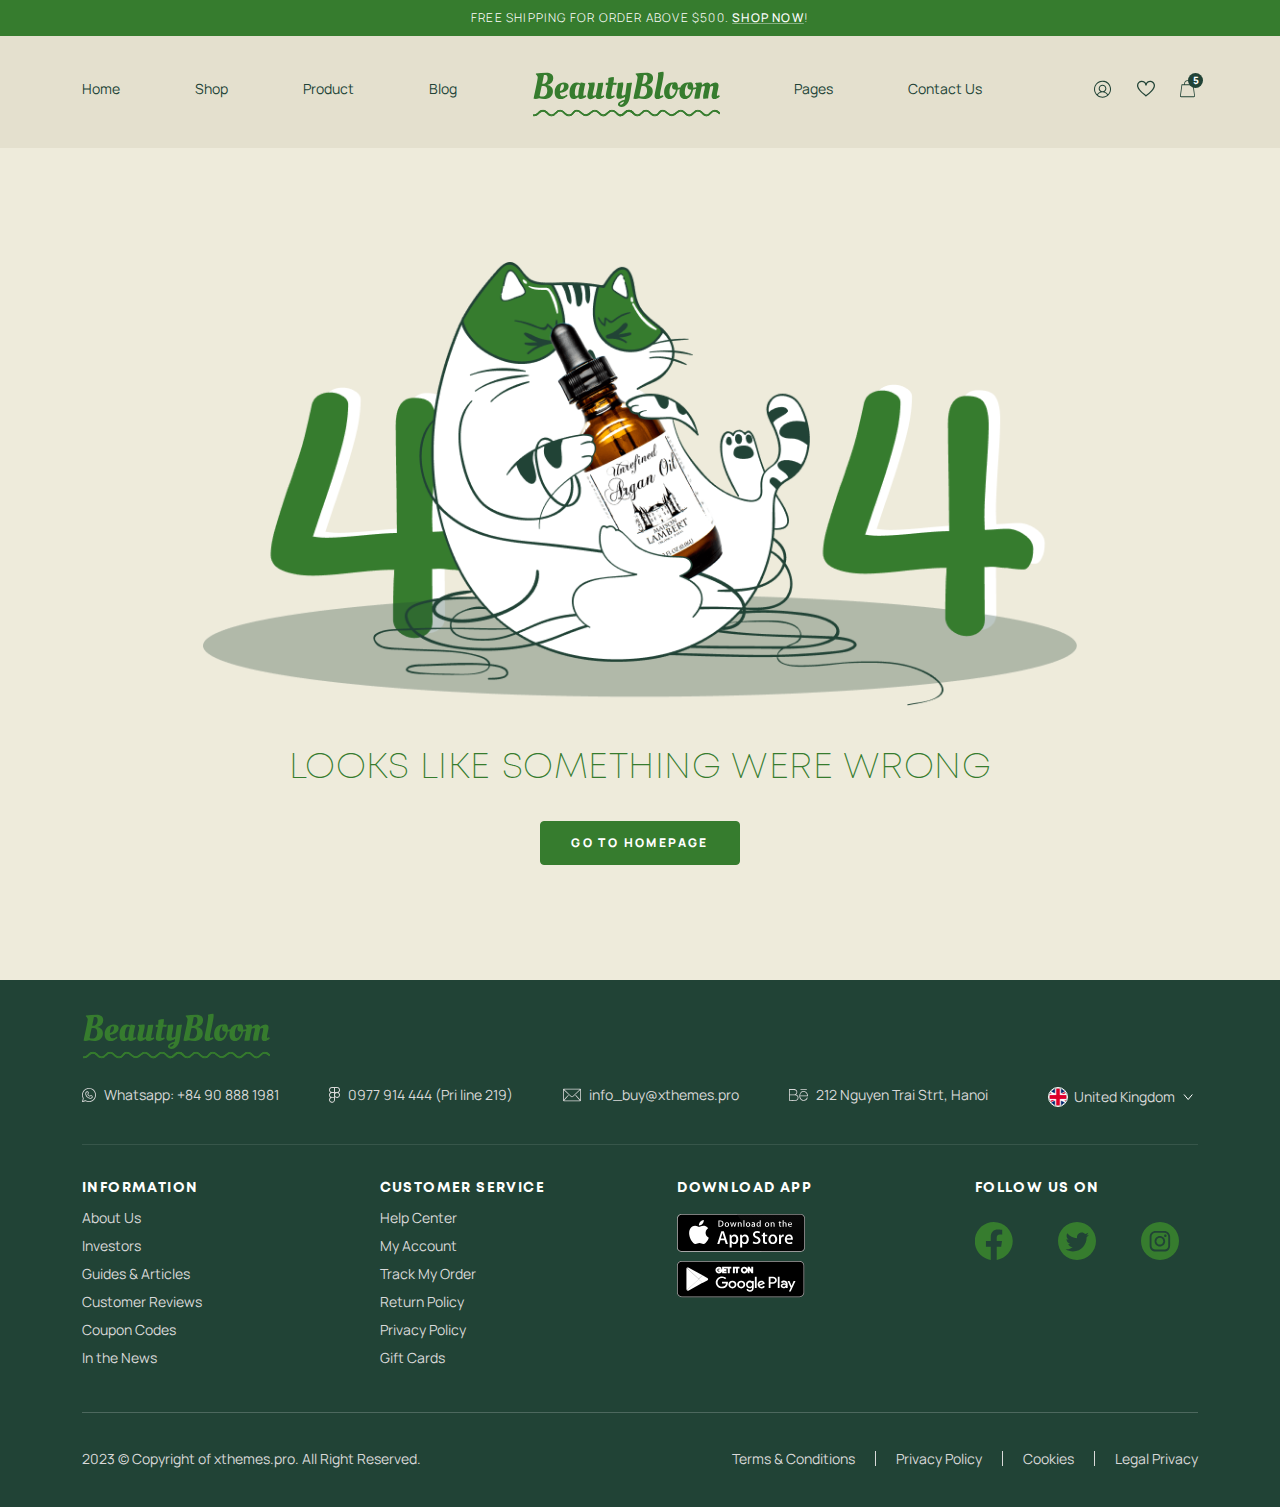
<file: 404-page.html>
<!DOCTYPE html>
<html lang="en">
  <head>
    <meta charset="UTF-8" />
    <meta name="viewport" content="width=device-width, initial-scale=1.0" />
    <title>404 not found</title>
    <link rel="stylesheet" href="assets/bootstrap/css/bootstrap.min.css" />
    <link rel="stylesheet" href="assets/swiper/swiper-bundle.min.css" />
    <link rel="stylesheet" href="assets/css/style.css" />
  </head>
  <body>
    <!-- START HEADER -->
    <header class="header">
      <div class="header-topbar">
        <p>
          Free Shipping for order above $500.
          <a href="#" title="Shop now">Shop now</a>!
        </p>
      </div>
      <div class="header-wrapper">
        <div class="container">
          <div class="header-container">
            <nav class="header-nav">
              <ul class="header-nav-list">
                <li class="header-nav-item">
                  <a href="homepage.html" class="header-nav-link" title="Home"
                    >Home</a
                  >
                </li>
                <li class="header-nav-item">
                  <a
                    href="product-list.html"
                    class="header-nav-link"
                    title="Shop"
                    >Shop</a
                  >
                </li>
                <li class="header-nav-item">
                  <a
                    href="product-list.html"
                    class="header-nav-link"
                    title="Product"
                    >Product</a
                  >

                  <div class="mega-menu position-absolute">
                    <div class="container">
                      <div class="mega-menu-main d-flex">
                        <div class="mega-menu-list d-flex">
                          <div class="mega-menu-col">
                            <a href="#" class="mega-menu-title"
                              >Women’s Beauty</a
                            >
                            <ul class="mega-menu-list">
                              <li>
                                <a href="#" class="mega-menu-list-item"
                                  >Lip sleeping</a
                                >
                              </li>
                              <li>
                                <a href="#" class="mega-menu-list-item"
                                  >Water Bank Buld</a
                                >
                              </li>
                              <li>
                                <a href="#" class="mega-menu-list-item"
                                  >Retinol Lips</a
                                >
                              </li>
                              <li>
                                <a href="#" class="mega-menu-list-item"
                                  >AHA Skin</a
                                >
                              </li>
                              <li>
                                <a href="#" class="mega-menu-list-item"
                                  >BHA skins</a
                                >
                              </li>
                              <li>
                                <a href="#" class="mega-menu-list-item"
                                  >Skin BHA - AHA</a
                                >
                              </li>
                            </ul>
                          </div>

                          <div class="mega-menu-col">
                            <a href="#" class="mega-menu-title">Men’s Beauty</a>
                            <ul class="mega-menu-list">
                              <li>
                                <a href="#" class="mega-menu-list-item"
                                  >Cream skin</a
                                >
                              </li>
                              <li>
                                <a href="#" class="mega-menu-list-item"
                                  >Beauty Water</a
                                >
                              </li>
                              <li>
                                <a href="#" class="mega-menu-list-item"
                                  >Retinol skin</a
                                >
                              </li>
                              <li>
                                <a href="#" class="mega-menu-list-item"
                                  >water Bank skin</a
                                >
                              </li>
                              <li>
                                <a href="#" class="mega-menu-list-item"
                                  >Oiliness</a
                                >
                              </li>
                              <li>
                                <a href="#" class="mega-menu-list-item"
                                  >hyaluronic</a
                                >
                              </li>
                            </ul>
                          </div>

                          <div class="mega-menu-col">
                            <a href="#" class="mega-menu-title">By Brands</a>
                            <ul class="mega-menu-list">
                              <li>
                                <a href="#" class="mega-menu-list-item"
                                  >laropochesay</a
                                >
                              </li>
                              <li>
                                <a href="#" class="mega-menu-list-item"
                                  >Milamo</a
                                >
                              </li>
                              <li>
                                <a href="#" class="mega-menu-list-item"
                                  >Laneige</a
                                >
                              </li>
                              <li>
                                <a href="#" class="mega-menu-list-item">AHC</a>
                              </li>
                              <li>
                                <a href="#" class="mega-menu-list-item"
                                  >the body shop</a
                                >
                              </li>
                            </ul>
                          </div>

                          <div class="mega-menu-col">
                            <a href="#" class="mega-menu-title">Accessories</a>
                            <ul class="mega-menu-list">
                              <li>
                                <a href="#" class="mega-menu-list-item"
                                  >Skin beauty</a
                                >
                              </li>
                              <li>
                                <a href="#" class="mega-menu-list-item"
                                  >makeup</a
                                >
                              </li>
                              <li>
                                <a href="#" class="mega-menu-list-item"
                                  >sleeping mask</a
                                >
                              </li>
                              <li>
                                <a href="#" class="mega-menu-list-item"
                                  >Overnight</a
                                >
                              </li>
                            </ul>
                          </div>

                          <div class="mega-menu-col">
                            <a href="#" class="mega-menu-title">Dryness</a>
                            <ul class="mega-menu-list">
                              <li>
                                <a href="#" class="mega-menu-list-item"
                                  >Aqua Clear</a
                                >
                              </li>
                              <li>
                                <a href="#" class="mega-menu-list-item"
                                  >Skin face</a
                                >
                              </li>
                              <li>
                                <a href="#" class="mega-menu-list-item"
                                  >Sun Cream</a
                                >
                              </li>
                            </ul>
                          </div>
                        </div>
                        <div class="mega-menu-side">
                          <div class="mega-menu-image">
                            <img
                              src="assets/images/mega-menu.png"
                              alt="bread shampoo"
                            />
                          </div>
                          <a href="#" title="Shop Now"
                            ><span>Shop Now</span
                            ><svg
                              width="16"
                              height="8"
                              viewBox="0 0 16 8"
                              fill="none"
                              xmlns="http://www.w3.org/2000/svg"
                            >
                              <path
                                d="M11.937 7.99984C11.6858 7.88884 11.5797 7.75851 11.6323 7.56738C11.6617 7.46044 11.7406 7.35661 11.8217 7.27523C12.547 6.54688 13.2775 5.82383 14.0069 5.09954C14.2426 4.86569 14.4797 4.63309 14.7546 4.36183H14.5239C9.936 4.36183 5.34847 4.36183 0.760624 4.36183C0.641004 4.36183 0.52107 4.36557 0.40145 4.3609C0.16127 4.35092 -0.000624474 4.20032 1.81067e-06 3.99392C0.000628095 3.79437 0.155007 3.6472 0.387672 3.62787C0.43934 3.62351 0.491635 3.62631 0.54393 3.62631C5.19941 3.62631 9.8549 3.62631 14.5101 3.62631H14.7387C14.672 3.55585 14.6319 3.51095 14.5893 3.46886C13.6546 2.53878 12.7198 1.60901 11.7851 0.678615C11.6004 0.494969 11.5703 0.30571 11.6962 0.14233C11.8183 -0.016061 12.0328 -0.0472403 12.1934 0.0728002C12.2432 0.109904 12.289 0.152931 12.3331 0.196582C13.4936 1.34866 14.6541 2.50074 15.8124 3.655C15.8848 3.72702 15.938 3.81775 16 3.89975V4.08621C15.9264 4.17912 15.8616 4.28045 15.7783 4.3637C14.6422 5.49676 13.5046 6.62795 12.3635 7.75602C12.2667 7.85143 12.1424 7.91909 12.0309 7.99953H11.9373L11.937 7.99984Z"
                                fill="#214336"
                              />
                            </svg>
                          </a>
                        </div>
                      </div>
                    </div>
                  </div>
                </li>
                <li class="header-nav-item">
                  <a href="our-blog.html" class="header-nav-link" title="Blog"
                    >Blog</a
                  >
                </li>
                <li class="header-logo">
                  <a href="homepage.html" title="Beauty Bloom">
                    <img
                      src="assets/images/Logo.svg"
                      alt="Beauty Bloom"
                      title="Beauty Bloom"
                    />
                  </a>
                </li>
                <li class="header-nav-item">
                  <a href="#" class="header-nav-link" title="Pages">Pages</a>
                </li>
                <li class="header-nav-item">
                  <a
                    href="contact-us.html"
                    class="header-nav-link"
                    title="Contact Us"
                    >Contact Us</a
                  >
                </li>
              </ul>
            </nav>
            <div class="header-action">
              <div class="header-action-group">
                <div
                  id="menu-mobile-btn"
                  class="d-block d-xl-none d-lg-none header-action-item"
                  type="button"
                  data-bs-toggle="offcanvas"
                  data-bs-target="#menu-mobile"
                  aria-controls="menu-mobile"
                >
                  <img
                    src="assets/images/menu-icon.svg"
                    alt="menu"
                    title="menu"
                  />
                </div>
                <div
                  class="header-action-item header-action-account"
                  data-bs-toggle="modal"
                  data-bs-target="#login"
                  aria-controls="login"
                >
                  <img
                    src="assets/images/account-icon.svg"
                    alt="login"
                    title="login"
                  />
                </div>
              </div>
              <div class="header-logo d-flex d-lg-none">
                <a href="homepage.html" title="Beauty Bloom">
                  <img
                    src="assets/images/Logo.svg"
                    alt="Beauty Bloom"
                    title="Beauty Bloom"
                  />
                </a>
              </div>
              <div class="header-action-group">
                <a href="#" title="wishlist" class="header-action-item">
                  <img
                    src="assets/images/heart-icon.svg"
                    alt="wishlist"
                    title="wishlist"
                  />
                </a>
                <a
                  href="shopping-cart.html"
                  title="shopping cart"
                  class="header-action-item header-cart"
                >
                  <img
                    src="assets/images/cart-icon.svg"
                    alt="cart"
                    title="cart"
                  />
                  <span>5</span>
                </a>
              </div>
            </div>
            <div
              class="offcanvas offcanvas-start"
              tabindex="-1"
              id="menu-mobile"
              aria-labelledby="menu-mobileLabel"
            >
              <div class="offcanvas-body">
                <button
                  type="button"
                  class="btn-close"
                  data-bs-dismiss="offcanvas"
                  aria-label="Close"
                ></button>
                <nav class="header-nav-mobile">
                  <ul class="nav-list">
                    <li>
                      <a href="homepage.html" class="header-nav-item">Home</a>
                    </li>
                    <li>
                      <a href="about.html" class="header-nav-item">About</a>
                    </li>
                    <li>
                      <a href="service.html" class="header-nav-item"
                        >Services</a
                      >
                    </li>
                    <li class="position-relative">
                      <a
                        href="list-product-1-view-grid.html"
                        class="header-nav-item"
                        >Product</a
                      >
                      <ul
                        class="header-nav-list-lv0 collapse"
                        id="collapsesubmenu-1"
                      >
                        <li class="position-relative">
                          <a href="#" class="header-nav-item">Women’s Beauty</a>
                          <ul
                            class="header-nav-list-lv1 collapse"
                            id="collapsesubmenu-lv1-1"
                          >
                            <li>
                              <a href="#" class="header-nav-item"
                                >Lip sleeping</a
                              >
                            </li>
                            <li>
                              <a href="#" class="header-nav-item"
                                >Water Bank Buld</a
                              >
                            </li>
                            <li>
                              <a href="#" class="header-nav-item"
                                >Retinol Lips</a
                              >
                            </li>
                            <li>
                              <a href="#" class="header-nav-item">AHA Skin</a>
                            </li>
                            <li>
                              <a href="#" class="header-nav-item">BHA skins</a>
                            </li>
                            <li>
                              <a href="#" class="header-nav-item"
                                >Skin BHA - AHA</a
                              >
                            </li>
                          </ul>

                          <div
                            class="close-sub-nav collapsed"
                            data-bs-toggle="collapse"
                            href="#collapsesubmenu-lv1-1"
                            role="button"
                            aria-expanded="false"
                            aria-controls="collapsesubmenulv1-1"
                          >
                            <svg
                              version="1.1"
                              id="Capa_1"
                              xmlns="http://www.w3.org/2000/svg"
                              xmlns:xlink="http://www.w3.org/1999/xlink"
                              x="0px"
                              y="0px"
                              viewBox="0 0 512 512"
                              style="enable-background: new 0 0 512 512"
                              xml:space="preserve"
                            >
                              <g>
                                <g>
                                  <path
                                    d="M492,236H276V20c0-11.046-8.954-20-20-20c-11.046,0-20,8.954-20,20v216H20c-11.046,0-20,8.954-20,20s8.954,20,20,20h216			v216c0,11.046,8.954,20,20,20s20-8.954,20-20V276h216c11.046,0,20-8.954,20-20C512,244.954,503.046,236,492,236z"
                                  />
                                </g>
                              </g>
                              <g></g>
                              <g></g>
                              <g></g>
                              <g></g>
                              <g></g>
                              <g></g>
                              <g></g>
                              <g></g>
                              <g></g>
                              <g></g>
                              <g></g>
                              <g></g>
                              <g></g>
                              <g></g>
                              <g></g>
                            </svg>

                            <svg
                              id="svg1591"
                              height="24"
                              viewBox="0 0 6.3499999 6.3500002"
                              width="24"
                              xmlns="http://www.w3.org/2000/svg"
                              xmlns:svg="http://www.w3.org/2000/svg"
                            >
                              <g id="layer1" transform="translate(0 -290.65)">
                                <path
                                  id="path2047"
                                  d="m.79427278 293.56039a.2646485.2646485 0 0 0 0 .52917h4.76146822a.2646485.2646485 0 0 0 0-.52917z"
                                  font-variant-ligatures="normal"
                                  font-variant-position="normal"
                                  font-variant-caps="normal"
                                  font-variant-numeric="normal"
                                  font-variant-alternates="normal"
                                  font-feature-settings="normal"
                                  text-indent="0"
                                  text-align="start"
                                  text-decoration-line="none"
                                  text-decoration-style="solid"
                                  text-decoration-color="rgb(0,0,0)"
                                  text-transform="none"
                                  text-orientation="mixed"
                                  white-space="normal"
                                  shape-padding="0"
                                  isolation="auto"
                                  mix-blend-mode="normal"
                                  solid-color="rgb(0,0,0)"
                                  solid-opacity="1"
                                  vector-effect="none"
                                />
                              </g>
                            </svg>
                          </div>
                        </li>

                        <li class="position-relative">
                          <a href="#" class="header-nav-item">Men’s Beauty</a>
                          <ul
                            class="header-nav-list-lv1 collapse"
                            id="collapsesubmenu-lv1-2"
                          >
                            <li>
                              <a href="#" class="header-nav-item">Cream skin</a>
                            </li>
                            <li>
                              <a href="#" class="header-nav-item"
                                >Beauty Water</a
                              >
                            </li>
                            <li>
                              <a href="#" class="header-nav-item"
                                >Retinol skin</a
                              >
                            </li>
                            <li>
                              <a href="#" class="header-nav-item"
                                >water Bank skin</a
                              >
                            </li>
                            <li>
                              <a href="#" class="header-nav-item">Oiliness</a>
                            </li>
                            <li>
                              <a href="#" class="header-nav-item">hyaluronic</a>
                            </li>
                          </ul>

                          <div
                            class="close-sub-nav collapsed"
                            data-bs-toggle="collapse"
                            href="#collapsesubmenu-lv1-2"
                            role="button"
                            aria-expanded="false"
                            aria-controls="collapsesubmenu-lv1-2"
                          >
                            <svg
                              version="1.1"
                              id="Capa_1"
                              xmlns="http://www.w3.org/2000/svg"
                              xmlns:xlink="http://www.w3.org/1999/xlink"
                              x="0px"
                              y="0px"
                              viewBox="0 0 512 512"
                              style="enable-background: new 0 0 512 512"
                              xml:space="preserve"
                            >
                              <g>
                                <g>
                                  <path
                                    d="M492,236H276V20c0-11.046-8.954-20-20-20c-11.046,0-20,8.954-20,20v216H20c-11.046,0-20,8.954-20,20s8.954,20,20,20h216			v216c0,11.046,8.954,20,20,20s20-8.954,20-20V276h216c11.046,0,20-8.954,20-20C512,244.954,503.046,236,492,236z"
                                  />
                                </g>
                              </g>
                              <g></g>
                              <g></g>
                              <g></g>
                              <g></g>
                              <g></g>
                              <g></g>
                              <g></g>
                              <g></g>
                              <g></g>
                              <g></g>
                              <g></g>
                              <g></g>
                              <g></g>
                              <g></g>
                              <g></g>
                            </svg>

                            <svg
                              id="svg1591"
                              height="24"
                              viewBox="0 0 6.3499999 6.3500002"
                              width="24"
                              xmlns="http://www.w3.org/2000/svg"
                              xmlns:svg="http://www.w3.org/2000/svg"
                            >
                              <g id="layer1" transform="translate(0 -290.65)">
                                <path
                                  id="path2047"
                                  d="m.79427278 293.56039a.2646485.2646485 0 0 0 0 .52917h4.76146822a.2646485.2646485 0 0 0 0-.52917z"
                                  font-variant-ligatures="normal"
                                  font-variant-position="normal"
                                  font-variant-caps="normal"
                                  font-variant-numeric="normal"
                                  font-variant-alternates="normal"
                                  font-feature-settings="normal"
                                  text-indent="0"
                                  text-align="start"
                                  text-decoration-line="none"
                                  text-decoration-style="solid"
                                  text-decoration-color="rgb(0,0,0)"
                                  text-transform="none"
                                  text-orientation="mixed"
                                  white-space="normal"
                                  shape-padding="0"
                                  isolation="auto"
                                  mix-blend-mode="normal"
                                  solid-color="rgb(0,0,0)"
                                  solid-opacity="1"
                                  vector-effect="none"
                                />
                              </g>
                            </svg>
                          </div>
                        </li>
                        <li class="position-relative">
                          <a href="#" class="header-nav-item">By Brands</a>
                          <ul
                            class="header-nav-list-lv1 collapse"
                            id="collapsesubmenu-lv1-3"
                          >
                            <li>
                              <a href="#" class="header-nav-item"
                                >laropochesay</a
                              >
                            </li>
                            <li>
                              <a href="#" class="header-nav-item">Milamo</a>
                            </li>
                            <li>
                              <a href="#" class="header-nav-item">Laneige</a>
                            </li>
                            <li>
                              <a href="#" class="header-nav-item">AHC</a>
                            </li>
                            <li>
                              <a href="#" class="header-nav-item"
                                >the body shop</a
                              >
                            </li>
                          </ul>

                          <div
                            class="close-sub-nav collapsed"
                            data-bs-toggle="collapse"
                            href="#collapsesubmenu-lv1-3"
                            role="button"
                            aria-expanded="false"
                            aria-controls="collapsesubmenu-lv1-3"
                          >
                            <svg
                              version="1.1"
                              id="Capa_1"
                              xmlns="http://www.w3.org/2000/svg"
                              xmlns:xlink="http://www.w3.org/1999/xlink"
                              x="0px"
                              y="0px"
                              viewBox="0 0 512 512"
                              style="enable-background: new 0 0 512 512"
                              xml:space="preserve"
                            >
                              <g>
                                <g>
                                  <path
                                    d="M492,236H276V20c0-11.046-8.954-20-20-20c-11.046,0-20,8.954-20,20v216H20c-11.046,0-20,8.954-20,20s8.954,20,20,20h216			v216c0,11.046,8.954,20,20,20s20-8.954,20-20V276h216c11.046,0,20-8.954,20-20C512,244.954,503.046,236,492,236z"
                                  />
                                </g>
                              </g>
                              <g></g>
                              <g></g>
                              <g></g>
                              <g></g>
                              <g></g>
                              <g></g>
                              <g></g>
                              <g></g>
                              <g></g>
                              <g></g>
                              <g></g>
                              <g></g>
                              <g></g>
                              <g></g>
                              <g></g>
                            </svg>

                            <svg
                              id="svg1591"
                              height="24"
                              viewBox="0 0 6.3499999 6.3500002"
                              width="24"
                              xmlns="http://www.w3.org/2000/svg"
                              xmlns:svg="http://www.w3.org/2000/svg"
                            >
                              <g id="layer1" transform="translate(0 -290.65)">
                                <path
                                  id="path2047"
                                  d="m.79427278 293.56039a.2646485.2646485 0 0 0 0 .52917h4.76146822a.2646485.2646485 0 0 0 0-.52917z"
                                  font-variant-ligatures="normal"
                                  font-variant-position="normal"
                                  font-variant-caps="normal"
                                  font-variant-numeric="normal"
                                  font-variant-alternates="normal"
                                  font-feature-settings="normal"
                                  text-indent="0"
                                  text-align="start"
                                  text-decoration-line="none"
                                  text-decoration-style="solid"
                                  text-decoration-color="rgb(0,0,0)"
                                  text-transform="none"
                                  text-orientation="mixed"
                                  white-space="normal"
                                  shape-padding="0"
                                  isolation="auto"
                                  mix-blend-mode="normal"
                                  solid-color="rgb(0,0,0)"
                                  solid-opacity="1"
                                  vector-effect="none"
                                />
                              </g>
                            </svg>
                          </div>
                        </li>
                        <li class="position-relative">
                          <a href="#" class="header-nav-item">Accessories</a>
                          <ul
                            class="header-nav-list-lv1 collapse"
                            id="collapsesubmenu-lv1-4"
                          >
                            <li>
                              <a href="#" class="header-nav-item"
                                >Skin beauty</a
                              >
                            </li>
                            <li>
                              <a href="#" class="header-nav-item">makeup</a>
                            </li>
                            <li>
                              <a href="#" class="header-nav-item"
                                >sleeping mask</a
                              >
                            </li>
                            <li>
                              <a href="#" class="header-nav-item">Overnight</a>
                            </li>
                          </ul>

                          <div
                            class="close-sub-nav collapsed"
                            data-bs-toggle="collapse"
                            href="#collapsesubmenu-lv1-4"
                            role="button"
                            aria-expanded="false"
                            aria-controls="collapsesubmenu-lv1-4"
                          >
                            <svg
                              version="1.1"
                              id="Capa_1"
                              xmlns="http://www.w3.org/2000/svg"
                              xmlns:xlink="http://www.w3.org/1999/xlink"
                              x="0px"
                              y="0px"
                              viewBox="0 0 512 512"
                              style="enable-background: new 0 0 512 512"
                              xml:space="preserve"
                            >
                              <g>
                                <g>
                                  <path
                                    d="M492,236H276V20c0-11.046-8.954-20-20-20c-11.046,0-20,8.954-20,20v216H20c-11.046,0-20,8.954-20,20s8.954,20,20,20h216			v216c0,11.046,8.954,20,20,20s20-8.954,20-20V276h216c11.046,0,20-8.954,20-20C512,244.954,503.046,236,492,236z"
                                  />
                                </g>
                              </g>
                              <g></g>
                              <g></g>
                              <g></g>
                              <g></g>
                              <g></g>
                              <g></g>
                              <g></g>
                              <g></g>
                              <g></g>
                              <g></g>
                              <g></g>
                              <g></g>
                              <g></g>
                              <g></g>
                              <g></g>
                            </svg>

                            <svg
                              id="svg1591"
                              height="24"
                              viewBox="0 0 6.3499999 6.3500002"
                              width="24"
                              xmlns="http://www.w3.org/2000/svg"
                              xmlns:svg="http://www.w3.org/2000/svg"
                            >
                              <g id="layer1" transform="translate(0 -290.65)">
                                <path
                                  id="path2047"
                                  d="m.79427278 293.56039a.2646485.2646485 0 0 0 0 .52917h4.76146822a.2646485.2646485 0 0 0 0-.52917z"
                                  font-variant-ligatures="normal"
                                  font-variant-position="normal"
                                  font-variant-caps="normal"
                                  font-variant-numeric="normal"
                                  font-variant-alternates="normal"
                                  font-feature-settings="normal"
                                  text-indent="0"
                                  text-align="start"
                                  text-decoration-line="none"
                                  text-decoration-style="solid"
                                  text-decoration-color="rgb(0,0,0)"
                                  text-transform="none"
                                  text-orientation="mixed"
                                  white-space="normal"
                                  shape-padding="0"
                                  isolation="auto"
                                  mix-blend-mode="normal"
                                  solid-color="rgb(0,0,0)"
                                  solid-opacity="1"
                                  vector-effect="none"
                                />
                              </g>
                            </svg>
                          </div>
                        </li>
                        <li class="position-relative">
                          <a href="#" class="header-nav-item">Dryness</a>
                          <ul
                            class="header-nav-list-lv1 collapse"
                            id="collapsesubmenu-lv1-5"
                          >
                            <li>
                              <a href="#" class="header-nav-item">Aqua Clear</a>
                            </li>
                            <li>
                              <a href="#" class="header-nav-item">Skin face</a>
                            </li>
                            <li>
                              <a href="#" class="header-nav-item">Sun Cream</a>
                            </li>
                          </ul>

                          <div
                            class="close-sub-nav collapsed"
                            data-bs-toggle="collapse"
                            href="#collapsesubmenu-lv1-5"
                            role="button"
                            aria-expanded="false"
                            aria-controls="collapsesubmenu-lv1-5"
                          >
                            <svg
                              version="1.1"
                              id="Capa_1"
                              xmlns="http://www.w3.org/2000/svg"
                              xmlns:xlink="http://www.w3.org/1999/xlink"
                              x="0px"
                              y="0px"
                              viewBox="0 0 512 512"
                              style="enable-background: new 0 0 512 512"
                              xml:space="preserve"
                            >
                              <g>
                                <g>
                                  <path
                                    d="M492,236H276V20c0-11.046-8.954-20-20-20c-11.046,0-20,8.954-20,20v216H20c-11.046,0-20,8.954-20,20s8.954,20,20,20h216			v216c0,11.046,8.954,20,20,20s20-8.954,20-20V276h216c11.046,0,20-8.954,20-20C512,244.954,503.046,236,492,236z"
                                  />
                                </g>
                              </g>
                              <g></g>
                              <g></g>
                              <g></g>
                              <g></g>
                              <g></g>
                              <g></g>
                              <g></g>
                              <g></g>
                              <g></g>
                              <g></g>
                              <g></g>
                              <g></g>
                              <g></g>
                              <g></g>
                              <g></g>
                            </svg>

                            <svg
                              id="svg1591"
                              height="24"
                              viewBox="0 0 6.3499999 6.3500002"
                              width="24"
                              xmlns="http://www.w3.org/2000/svg"
                              xmlns:svg="http://www.w3.org/2000/svg"
                            >
                              <g id="layer1" transform="translate(0 -290.65)">
                                <path
                                  id="path2047"
                                  d="m.79427278 293.56039a.2646485.2646485 0 0 0 0 .52917h4.76146822a.2646485.2646485 0 0 0 0-.52917z"
                                  font-variant-ligatures="normal"
                                  font-variant-position="normal"
                                  font-variant-caps="normal"
                                  font-variant-numeric="normal"
                                  font-variant-alternates="normal"
                                  font-feature-settings="normal"
                                  text-indent="0"
                                  text-align="start"
                                  text-decoration-line="none"
                                  text-decoration-style="solid"
                                  text-decoration-color="rgb(0,0,0)"
                                  text-transform="none"
                                  text-orientation="mixed"
                                  white-space="normal"
                                  shape-padding="0"
                                  isolation="auto"
                                  mix-blend-mode="normal"
                                  solid-color="rgb(0,0,0)"
                                  solid-opacity="1"
                                  vector-effect="none"
                                />
                              </g>
                            </svg>
                          </div>
                        </li>
                      </ul>
                      <div
                        class="close-sub-nav collapsed"
                        data-bs-toggle="collapse"
                        href="#collapsesubmenu-1"
                        role="button"
                        aria-expanded="false"
                        aria-controls="collapsesubmenu-1"
                      >
                        <svg
                          version="1.1"
                          id="Capa_1"
                          xmlns="http://www.w3.org/2000/svg"
                          xmlns:xlink="http://www.w3.org/1999/xlink"
                          x="0px"
                          y="0px"
                          viewBox="0 0 512 512"
                          style="enable-background: new 0 0 512 512"
                          xml:space="preserve"
                        >
                          <g>
                            <g>
                              <path
                                d="M492,236H276V20c0-11.046-8.954-20-20-20c-11.046,0-20,8.954-20,20v216H20c-11.046,0-20,8.954-20,20s8.954,20,20,20h216			v216c0,11.046,8.954,20,20,20s20-8.954,20-20V276h216c11.046,0,20-8.954,20-20C512,244.954,503.046,236,492,236z"
                              />
                            </g>
                          </g>
                          <g></g>
                          <g></g>
                          <g></g>
                          <g></g>
                          <g></g>
                          <g></g>
                          <g></g>
                          <g></g>
                          <g></g>
                          <g></g>
                          <g></g>
                          <g></g>
                          <g></g>
                          <g></g>
                          <g></g>
                        </svg>

                        <svg
                          id="svg1591"
                          height="24"
                          viewBox="0 0 6.3499999 6.3500002"
                          width="24"
                          xmlns="http://www.w3.org/2000/svg"
                          xmlns:svg="http://www.w3.org/2000/svg"
                        >
                          <g id="layer1" transform="translate(0 -290.65)">
                            <path
                              id="path2047"
                              d="m.79427278 293.56039a.2646485.2646485 0 0 0 0 .52917h4.76146822a.2646485.2646485 0 0 0 0-.52917z"
                              font-variant-ligatures="normal"
                              font-variant-position="normal"
                              font-variant-caps="normal"
                              font-variant-numeric="normal"
                              font-variant-alternates="normal"
                              font-feature-settings="normal"
                              text-indent="0"
                              text-align="start"
                              text-decoration-line="none"
                              text-decoration-style="solid"
                              text-decoration-color="rgb(0,0,0)"
                              text-transform="none"
                              text-orientation="mixed"
                              white-space="normal"
                              shape-padding="0"
                              isolation="auto"
                              mix-blend-mode="normal"
                              solid-color="rgb(0,0,0)"
                              solid-opacity="1"
                              vector-effect="none"
                            />
                          </g>
                        </svg>
                      </div>
                    </li>

                    <li>
                      <a href="blog.html" class="header-nav-item">Blog</a>
                    </li>
                    <li>
                      <a href="contact-us.html" class="header-nav-item"
                        >Contact</a
                      >
                    </li>
                  </ul>
                </nav>
              </div>
            </div>
          </div>
        </div>
      </div>
    </header>
    <!-- END HEADER -->

    <main class="position-relative">
      <!--  START 404 NOT FOUND -->
      <div class="container">
        <section class="notfound">
          <div class="notfound-img">
            <img
              src="assets/images/404-not-found.png"
              alt="notfound"
              title="notfound"
            />
          </div>
          <h1>LOOKS LIKE SOMETHING WERE WRONG</h1>
          <a href="homepage.html" class="main-btn main-btn-square main-btn-clr"
            >Go to Homepage</a
          >
        </section>
      </div>
      <!--  END 404 NOT FOUND -->
    </main>

    <footer class="footer bg-dark-green">
      <div class="container">
        <a href="homepage.html" title="Chic Cachet" class="footer-logo">
          <img src="assets/images/Logo.svg" alt="Beauty Bloom" />
        </a>
        <div class="footer-info">
          <div class="footer-info-el">
            <div class="footer-info-icon">
              <img
                src="assets/images/whatsapp.svg"
                alt="Whatsapp"
                title="Whatsapp"
              />
            </div>
            <p>
              Whatsapp:
              <a href="tel:+84 90 888 1981" title="+84 90 888 1981"
                >+84 90 888 1981</a
              >
            </p>
          </div>
          <div class="footer-info-el">
            <div class="footer-info-icon">
              <img src="assets/images/figma.svg" alt="phone" title="phone" />
            </div>
            <p>
              <a href="tel:0977 914 444" title="0977 914 444">0977 914 444</a>
              (Pri line 219)
            </p>
          </div>
          <div class="footer-info-el">
            <div class="footer-info-icon">
              <img src="assets/images/mail.svg" alt="mail" title="mail" />
            </div>
            <p>
              <a href="mailto:info_buy@xthemes.pro" title="info_buy@xthemes.pro"
                >info_buy@xthemes.pro</a
              >
            </p>
          </div>
          <div class="footer-info-el">
            <div class="footer-info-icon">
              <img src="assets/images/be.svg" alt="be" title="be" />
            </div>
            <p>212 Nguyen Trai Strt, Hanoi</p>
          </div>
          <div class="footer-language">
            <form id="language" class="language">
              <details>
                <summary id="language-result">language</summary>
                <div class="language-dropdown">
                  <div class="language-group">
                    <input
                      id="UK"
                      type="radio"
                      class="language-option"
                      name="language"
                      value="United Kingdom"
                      checked
                    />
                    <label class="language-label" for="United Kingdom">
                      <img
                        src="assets/images/UK-icon.svg"
                        alt="United Kingdom"
                        title="United Kingdom"
                      />
                      United Kingdom
                    </label>
                  </div>
                  <div class="language-group">
                    <input
                      id="VN"
                      type="radio"
                      class="language-option"
                      name="language"
                      value="Viet Nam"
                    />
                    <label class="language-label" for="Viet Nam">
                      <img src="assets/images/UK-icon.svg" alt="" title="" />
                      Viet Nam
                    </label>
                  </div>
                </div>
              </details>
            </form>
          </div>
        </div>
        <div class="footer-main">
          <div class="footer-el">
            <h3>Information</h3>
            <ul>
              <li><a href="#" title="">About Us</a></li>
              <li><a href="#" title="Investors">Investors</a></li>
              <li>
                <a href="#" title="Guides & Articles">Guides & Articles</a>
              </li>
              <li><a href="#" title="Customer Reviews">Customer Reviews</a></li>
              <li><a href="#" title="Coupon Codes">Coupon Codes</a></li>
              <li><a href="#" title="In the News">In the News</a></li>
            </ul>
          </div>
          <div class="footer-el">
            <h3>Customer Service</h3>
            <ul>
              <li><a href="#" title="Help Center">Help Center</a></li>
              <li><a href="#" title="My Account">My Account</a></li>
              <li><a href="#" title="Track My Order">Track My Order</a></li>
              <li><a href="#" title="Return Policy">Return Policy</a></li>
              <li><a href="#" title="Privacy Policy">Privacy Policy</a></li>
              <li><a href="#" title="Gift Cards">Gift Cards</a></li>
            </ul>
          </div>
          <div class="footer-el">
            <h3>Download app</h3>
            <div class="footer-download">
              <a
                href="#"
                title="download on the app store"
                class="footer-download-icon"
                ><img
                  src="assets/images/app-store.svg"
                  alt="download on the app store"
              /></a>
              <a
                href="#"
                title="get it on google play"
                class="footer-download-icon"
                ><img
                  src="assets/images/gg-play.svg"
                  alt="get it on google play"
              /></a>
            </div>
          </div>
          <div class="footer-el">
            <h3>Follow Us on</h3>
            <div class="footer-social">
              <a href="#" title="" class="footer-social-icon">
                <svg
                  width="38"
                  height="38"
                  viewBox="0 0 38 38"
                  fill="none"
                  xmlns="http://www.w3.org/2000/svg"
                >
                  <g clip-path="url(#clip0_817_637)">
                    <path
                      d="M37.7402 19.1161C37.7402 8.55857 29.2337 0 18.7402 0C8.24682 0 -0.259766 8.55857 -0.259766 19.1161C-0.259766 28.6575 6.6883 36.5659 15.7715 38V24.6419H10.9473V19.1161H15.7715V14.9046C15.7715 10.1136 18.6081 7.46723 22.9481 7.46723C25.0269 7.46723 27.2012 7.84059 27.2012 7.84059V12.545H24.8053C22.4451 12.545 21.709 14.0185 21.709 15.5302V19.1161H26.9785L26.1361 24.6419H21.709V38C30.7922 36.5659 37.7402 28.6575 37.7402 19.1161Z"
                      fill="#367C2E"
                    />
                  </g>
                  <defs>
                    <clipPath id="clip0_817_637">
                      <rect width="38" height="38" fill="#367C2E" />
                    </clipPath>
                  </defs>
                </svg>
              </a>
              <a href="#" title="" class="footer-social-icon">
                <svg
                  width="38"
                  height="38"
                  viewBox="0 0 38 38"
                  fill="none"
                  xmlns="http://www.w3.org/2000/svg"
                >
                  <path
                    d="M19.0008 0C8.50694 0 0 8.50849 0 19.0008C0 29.4946 8.50694 38 19.0008 38C29.4946 38 38 29.4946 38 19.0008C38 8.50849 29.4938 0 19.0008 0ZM28.5718 15.1698C28.5818 15.375 28.5856 15.581 28.5856 15.7894C28.5856 22.1173 23.7693 29.4128 14.9622 29.4128C12.2585 29.4128 9.74074 28.6204 7.62191 27.2623C7.99691 27.3063 8.37731 27.3287 8.76389 27.3287C11.0077 27.3287 13.0725 26.5633 14.7106 25.2793C12.6157 25.24 10.848 23.8549 10.2384 21.9529C10.5301 22.01 10.8302 22.0386 11.1389 22.0386C11.5756 22.0386 11.9985 21.9815 12.4005 21.8711C10.2091 21.4313 8.55864 19.4946 8.55864 17.1767C8.55864 17.1559 8.55864 17.1358 8.55941 17.115C9.20448 17.4738 9.9429 17.689 10.7284 17.7145C9.4429 16.8542 8.59799 15.3904 8.59799 13.7284C8.59799 12.8511 8.8341 12.0278 9.24614 11.321C11.608 14.2176 15.1366 16.1242 19.1165 16.3233C19.0347 15.9738 18.9923 15.6073 18.9923 15.2323C18.9923 12.5887 21.1358 10.4444 23.7809 10.4444C25.1582 10.4444 26.402 11.0262 27.2755 11.956C28.3665 11.7423 29.3912 11.3426 30.3164 10.794C29.9576 11.9128 29.1991 12.8511 28.2099 13.4429C29.1798 13.3272 30.1026 13.0694 30.9606 12.689C30.3202 13.6512 29.5077 14.4946 28.5718 15.1698Z"
                    fill="#367C2E"
                  />
                </svg>
              </a>
              <a href="#" title="" class="footer-social-icon">
                <svg
                  width="38"
                  height="38"
                  viewBox="0 0 38 38"
                  fill="none"
                  xmlns="http://www.w3.org/2000/svg"
                >
                  <path
                    d="M18.8456 22.5525C20.7224 22.5525 22.2439 21.031 22.2439 19.1542C22.2439 17.2773 20.7224 15.7559 18.8456 15.7559C16.9687 15.7559 15.4473 17.2773 15.4473 19.1542C15.4473 21.031 16.9687 22.5525 18.8456 22.5525Z"
                    fill="#367C2E"
                  />
                  <path
                    d="M23.0932 10.8125H14.5973C13.3616 10.8125 12.2803 11.1987 11.5852 11.8938C10.8901 12.5889 10.5039 13.6702 10.5039 14.9059V23.4018C10.5039 24.6375 10.8901 25.7188 11.6624 26.4911C12.4348 27.1863 13.4388 27.5724 14.6746 27.5724H23.0932C24.3289 27.5724 25.4102 27.1863 26.1053 26.4911C26.8777 25.796 27.2638 24.7147 27.2638 23.479V14.9832C27.2638 13.7474 26.8777 12.7434 26.1826 11.971C25.4102 11.1987 24.4062 10.8125 23.0932 10.8125ZM18.8453 24.4058C15.9103 24.4058 13.5933 22.0115 13.5933 19.1538C13.5933 16.2189 15.9876 13.9019 18.8453 13.9019C21.7029 13.9019 24.1745 16.2189 24.1745 19.1538C24.1745 22.0888 21.7802 24.4058 18.8453 24.4058ZM24.3289 14.9059C23.6338 14.9059 23.0932 14.3653 23.0932 13.6702C23.0932 12.9751 23.6338 12.4344 24.3289 12.4344C25.024 12.4344 25.5647 12.9751 25.5647 13.6702C25.5647 14.3653 25.024 14.9059 24.3289 14.9059Z"
                    fill="#367C2E"
                  />
                  <path
                    d="M18.9997 0C8.49582 0 0 8.49582 0 18.9997C0 29.5037 8.49582 37.9995 18.9997 37.9995C29.5037 37.9995 37.9995 29.5037 37.9995 18.9997C38.0767 8.49582 29.5037 0 18.9997 0ZM29.1175 23.4794C29.1175 25.2558 28.4996 26.8004 27.4183 27.8817C26.337 28.963 24.7923 29.5037 23.0932 29.5037H14.6746C12.9754 29.5037 11.4307 28.963 10.3495 27.8817C9.19093 26.8004 8.65029 25.2558 8.65029 23.4794V14.9835C8.65029 11.4307 11.0446 8.95923 14.6746 8.95923H23.1704C24.9468 8.95923 26.4143 9.5771 27.4956 10.6584C28.5768 11.7397 29.1175 13.2071 29.1175 14.9835V23.4794Z"
                    fill="#367C2E"
                  />
                </svg>
              </a>
            </div>
          </div>
        </div>
        <div class="footer-end">
          <p>2023 © Copyright of xthemes.pro. All Right Reserved.</p>
          <div class="footer-policy">
            <a href="#" title="Terms & Conditions">Terms & Conditions</a>
            <a href="#" title="Privacy Policy">Privacy Policy</a>
            <a href="#" title="Cookies">Cookies</a>
            <a href="#" title=" Legal Privacy "> Legal Privacy </a>
          </div>
        </div>
      </div>
    </footer>

    <!-- START LOGIN POPUP -->
    <section
      class="modal fade popup"
      id="login"
      tabindex="-1"
      aria-hidden="true"
    >
      <div class="modal-dialog modal-dialog-centered">
        <div class="modal-content">
          <button
            type="button"
            class="btn-close popup-close"
            data-bs-dismiss="modal"
            aria-label="Close"
          >
            <svg
              width="9"
              height="9"
              viewBox="0 0 9 9"
              fill="none"
              xmlns="http://www.w3.org/2000/svg"
            >
              <path
                d="M0 9L4.04908 4.45L0.0920245 0H1.04908L4.5092 3.93333L7.95092 0H8.90798L4.95092 4.45L9 9H8.02454L4.5092 4.96667L0.97546 9H0Z"
                fill="black"
              />
            </svg>
          </button>
          <div class="popup-bg">
            <img src="assets/images/popup-bg.png" />
          </div>
          <div class="popup-container">
            <div class="popup-content">
              <div class="popup-heading">
                <h3>Welcome Back</h3>
                <p>Please enter your details to sign in</p>
              </div>
              <div class="popup-social">
                <a href="#" title="login by google" class="popup-social-item">
                  <img src="assets/images/popup-gg.svg" alt="login by google" />
                </a>
                <a href="#" title="login by apple" class="popup-social-item">
                  <img
                    src="assets/images/popup-apple.svg"
                    alt="login by apple"
                  />
                </a>
                <a href="#" title="login by facebook" class="popup-social-item">
                  <img
                    src="assets/images/popup-fb.svg"
                    alt="login by facebook"
                  />
                </a>
              </div>
              <div class="popup-separator"><h6>or</h6></div>
              <form class="popup-form">
                <div class="popup-field">
                  <input
                    type="email"
                    name="email"
                    placeholder="Enter your email"
                  />
                  <div class="clear-input position-absolute d-none">
                    <svg
                      width="16"
                      height="16"
                      viewBox="0 0 16 16"
                      fill="none"
                      xmlns="http://www.w3.org/2000/svg"
                    >
                      <path
                        d="M7.38593 16C7.77797 16 8.16965 16 8.56169 16C8.80162 15.965 9.04192 15.9346 9.28078 15.8943C11.2752 15.5561 12.9405 14.6182 14.1902 13.0282C15.9833 10.7468 16.4739 8.1725 15.5295 5.42536C14.5351 2.5325 12.4614 0.783926 9.47216 0.142855C9.17224 0.0785694 8.86518 0.0471411 8.56169 0.000354767H7.42164C7.39379 0.00964069 7.36629 0.0221405 7.33773 0.0274973C6.83144 0.118212 6.31372 0.168569 5.81992 0.304641C1.40539 1.52071 -1.10358 6.35321 0.474568 10.6632C1.51429 13.5025 3.56124 15.2254 6.51331 15.8589C6.80109 15.9207 7.09494 15.9536 7.38593 16ZM7.1892 8.00428C7.13243 7.94393 7.08923 7.89607 7.04388 7.85036C6.42333 7.21857 5.80136 6.58786 5.18224 5.95464C4.99086 5.75893 4.95587 5.48786 5.08155 5.26571C5.20152 5.05393 5.44145 4.935 5.68889 5.00286C5.81278 5.03714 5.93739 5.11786 6.02987 5.21C6.54866 5.725 7.05781 6.25 7.57017 6.77143C7.70656 6.91036 7.84367 7.04857 7.98756 7.19393C8.04576 7.13857 8.09324 7.09536 8.13859 7.05C8.76021 6.4275 9.38004 5.80321 10.0031 5.18214C10.2837 4.9025 10.6758 4.92107 10.9021 5.21821C11.0871 5.46071 11.0546 5.76107 10.8097 6.00428C10.177 6.6325 9.54178 7.25821 8.90802 7.88536C8.8716 7.92143 8.83911 7.96178 8.80805 7.99643C9.02442 8.21821 9.22901 8.43286 9.43931 8.64214C9.89455 9.09464 10.3566 9.54071 10.8082 9.99679C11.1449 10.3368 11.0089 10.8682 10.5608 10.9846C10.3319 11.0443 10.1434 10.9621 9.98131 10.7989C9.36505 10.1793 8.74664 9.56214 8.13216 8.94071C8.08789 8.89571 8.07075 8.82393 8.03969 8.7625C7.94721 8.85 7.91615 8.8775 7.88723 8.90643C7.27418 9.52071 6.66041 10.1343 6.04879 10.75C5.89776 10.9021 5.72566 10.9957 5.50786 10.9536C5.28792 10.9107 5.13439 10.7832 5.06405 10.5632C4.98836 10.3257 5.06512 10.1314 5.23222 9.96393C5.87848 9.31571 6.52545 8.66857 7.18813 8.00464L7.1892 8.00428Z"
                        fill="#C8C8C8"
                      ></path>
                    </svg>
                  </div>
                </div>
                <div class="popup-field">
                  <input
                    type="password"
                    name="password"
                    placeholder="Enter your password"
                  />
                  <div class="password-input position-absolute">
                    <svg
                      width="18"
                      height="15"
                      viewBox="0 0 18 15"
                      fill="none"
                      xmlns="http://www.w3.org/2000/svg"
                    >
                      <path
                        d="M15.0288 10.8689C16.944 9.15024 18 7.2 18 7.2C18 7.2 14.625 0.967267 9 0.967267C7.8577 0.967267 6.80818 1.2243 5.86088 1.63398L6.72811 2.50755C7.43606 2.25141 8.19496 2.10049 9 2.10049C11.3843 2.10049 13.3638 3.4243 14.8139 4.88494C15.5292 5.60544 16.0851 6.3296 16.4618 6.8741C16.5436 6.99236 16.6167 7.10165 16.6807 7.2C16.6167 7.29835 16.5436 7.40764 16.4618 7.52589C16.0851 8.07039 15.5292 8.79455 14.8139 9.51505C14.6285 9.70183 14.4344 9.88638 14.2319 10.0662L15.0288 10.8689Z"
                        fill="#454545"
                      />
                      <path
                        d="M12.7097 8.53283C12.8572 8.11628 12.9375 7.66759 12.9375 7.2C12.9375 5.00948 11.1746 3.23372 9 3.23372C8.5358 3.23372 8.09037 3.31463 7.67684 3.46322L8.60195 4.39509C8.73199 4.37654 8.86488 4.36694 9 4.36694C10.5533 4.36694 11.8125 5.63534 11.8125 7.2C11.8125 7.33611 11.803 7.46997 11.7846 7.60096L12.7097 8.53283Z"
                        fill="#454545"
                      />
                      <path
                        d="M9.39808 10.0049L10.3232 10.9368C9.90965 11.0854 9.46421 11.1663 9 11.1663C6.82538 11.1663 5.0625 9.39052 5.0625 7.2C5.0625 6.7324 5.14283 6.2837 5.29035 5.86714L6.21545 6.79901C6.19703 6.93 6.1875 7.06388 6.1875 7.2C6.1875 8.76466 7.4467 10.0331 9 10.0331C9.13513 10.0331 9.26803 10.0235 9.39808 10.0049Z"
                        fill="#454545"
                      />
                      <path
                        d="M3.76812 4.33379C3.56564 4.51361 3.37155 4.69816 3.18612 4.88494C2.47085 5.60544 1.91493 6.3296 1.53818 6.8741C1.45636 6.99236 1.38333 7.10165 1.31929 7.2C1.38333 7.29835 1.45636 7.40764 1.53818 7.52589C1.91493 8.07039 2.47085 8.79455 3.18612 9.51505C4.63616 10.9757 6.6157 12.2995 9 12.2995C9.80505 12.2995 10.564 12.1486 11.2719 11.8924L12.1391 12.766C11.1918 13.1757 10.1423 13.4327 9 13.4327C3.375 13.4327 0 7.2 0 7.2C0 7.2 1.05606 5.24974 2.97126 3.5311L3.76812 4.33379Z"
                        fill="#454545"
                      />
                      <path
                        d="M15.3523 14.4L1.85225 0.80131L2.64775 0L16.1477 13.5987L15.3523 14.4Z"
                        fill="#454545"
                      />
                    </svg>
                  </div>
                </div>
                <div class="popup-form-group">
                  <div class="popup-remember">
                    <div class="checkbox checkbox-black">
                      <input type="checkbox" value="remember" name="remember" />
                      <span class="checkmark">
                        <svg
                          width="9"
                          height="8"
                          viewBox="0 0 9 8"
                          fill="none"
                          xmlns="http://www.w3.org/2000/svg"
                        >
                          <path
                            d="M7.58552 0.563243C7.9091 0.24782 8.43373 0.24782 8.75731 0.563243C9.07693 0.874798 9.08085 1.37755 8.76907 1.6938L4.35858 7.06792C4.35222 7.07568 4.34542 7.08308 4.33821 7.09011C4.01463 7.40553 3.49 7.40553 3.16642 7.09011L0.242686 4.24009C-0.0808954 3.92466 -0.0808954 3.41326 0.242686 3.09784C0.566268 2.78242 1.0909 2.78242 1.41448 3.09784L3.72735 5.3524L7.56355 0.587404C7.57037 0.578929 7.57771 0.57086 7.58552 0.563243Z"
                            fill="white"
                          />
                        </svg>
                      </span>
                    </div>
                    <label for="remember">Remember me</label>
                  </div>
                  <a href="#" class="forgot-password" title="Forgot password?"
                    >Forgot password?</a
                  >
                </div>
                <button
                  class="main-btn main-btn-square main-btn-black main-btn-full popup-submit"
                >
                  Sign In
                </button>
              </form>
              <div class="popup-forward">
                <p>Have an not account?</p>
                <button
                  data-bs-target="#register"
                  data-bs-toggle="modal"
                  data-bs-dismiss="modal"
                >
                  Register
                </button>
              </div>
            </div>
            <div class="popup-side">
              <div class="popup-slider login-slider swiper">
                <div class="swiper-wrapper">
                  <div class="swiper-slide popup-slider-item">
                    <img
                      src="assets/images/poup-slide.png"
                      alt="Start for free and improve your speaker carrer just in one click."
                      title="Start for free and improve your speaker carrer just in one click."
                    />
                    <div class="popup-slider-content">
                      <h3>
                        Start for free and improve your speaker carrer just in
                        one click.
                      </h3>
                    </div>
                  </div>
                  <div class="swiper-slide popup-slider-item">
                    <img
                      src="assets/images/poup-slide-2.png"
                      alt="Start for free and improve your speaker carrer just in one click."
                      title="Start for free and improve your speaker carrer just in one click."
                    />
                    <div class="popup-slider-content">
                      <h3>
                        Start for free and improve your speaker carrer just in
                        one click.
                      </h3>
                    </div>
                  </div>
                  <div class="swiper-slide popup-slider-item">
                    <img
                      src="assets/images/poup-slide.png"
                      alt="Start for free and improve your speaker carrer just in one click."
                      title="Start for free and improve your speaker carrer just in one click."
                    />
                    <div class="popup-slider-content">
                      <h3>
                        Start for free and improve your speaker carrer just in
                        one click.
                      </h3>
                    </div>
                  </div>
                  <div class="swiper-slide popup-slider-item">
                    <img
                      src="assets/images/poup-slide-2.png"
                      alt="Start for free and improve your speaker carrer just in one click."
                      title="Start for free and improve your speaker carrer just in one click."
                    />
                    <div class="popup-slider-content">
                      <h3>
                        Start for free and improve your speaker carrer just in
                        one click.
                      </h3>
                    </div>
                  </div>
                </div>
              </div>
              <div class="popup-side-content">
                <img
                  class="popup-side-cover"
                  src="assets/images/popup-side.png"
                  alt="popup side background"
                />
                <h2>
                  Discover<br /><span
                    >interesting things <br />
                    about</span
                  >
                  us
                </h2>
                <div class="popup-action">
                  <div
                    class="swiper-pagination popup-pagination login-pagination"
                  ></div>
                  <div class="popup-slider-nav">
                    <div class="swiper-button-prev popup-prev login-prev">
                      <svg
                        width="14"
                        height="14"
                        viewBox="0 0 14 14"
                        fill="none"
                        xmlns="http://www.w3.org/2000/svg"
                      >
                        <path
                          fill-rule="evenodd"
                          clip-rule="evenodd"
                          d="M10.3194 3.36723C10.1202 3.1681 9.80294 3.16252 9.61069 3.35478L4.19358 8.77188L4.1152 4.31228C4.11034 4.03552 3.88204 3.80722 3.60528 3.80236C3.32853 3.7975 3.10812 4.01791 3.11298 4.29466L3.21263 9.96405C3.21749 10.2408 3.44579 10.4691 3.72254 10.474L9.39193 10.5736C9.66869 10.5785 9.8891 10.3581 9.88423 10.0813C9.87937 9.80456 9.65107 9.57626 9.37432 9.57139L4.91471 9.49301L10.3318 4.07591C10.5241 3.88365 10.5185 3.56637 10.3194 3.36723Z"
                          fill="white"
                        />
                      </svg>
                    </div>
                    <div class="swiper-button-next popup-next login-next">
                      <svg
                        width="14"
                        height="14"
                        viewBox="0 0 14 14"
                        fill="none"
                        xmlns="http://www.w3.org/2000/svg"
                      >
                        <path
                          fill-rule="evenodd"
                          clip-rule="evenodd"
                          d="M3.63969 10.3208C3.44056 10.1217 3.43498 9.80441 3.62724 9.61215L9.04435 4.19505L4.58474 4.11666C4.30798 4.1118 4.07969 3.8835 4.07482 3.60675C4.06996 3.32999 4.29037 3.10958 4.56712 3.11445L10.2365 3.21409C10.5133 3.21895 10.7416 3.44725 10.7464 3.72401L10.8461 9.3934C10.8509 9.67015 10.6305 9.89056 10.3538 9.8857C10.077 9.88083 9.84872 9.65254 9.84386 9.37578L9.76547 4.91617L4.34837 10.3333C4.15611 10.5255 3.83883 10.52 3.63969 10.3208Z"
                          fill="white"
                        />
                      </svg>
                    </div>
                  </div>
                </div>
              </div>
            </div>
          </div>
        </div>
      </div>
    </section>
    <!-- END LOGIN POPUP -->

    <!-- START REGISTER POPUP -->
    <section
      class="modal fade popup"
      id="register"
      tabindex="-1"
      aria-hidden="true"
    >
      <div class="modal-dialog modal-dialog-centered">
        <div class="modal-content">
          <button
            type="button"
            class="btn-close popup-close"
            data-bs-dismiss="modal"
            aria-label="Close"
          >
            <svg
              width="9"
              height="9"
              viewBox="0 0 9 9"
              fill="none"
              xmlns="http://www.w3.org/2000/svg"
            >
              <path
                d="M0 9L4.04908 4.45L0.0920245 0H1.04908L4.5092 3.93333L7.95092 0H8.90798L4.95092 4.45L9 9H8.02454L4.5092 4.96667L0.97546 9H0Z"
                fill="black"
              />
            </svg>
          </button>
          <div class="popup-container">
            <div class="popup-content">
              <div class="popup-heading">
                <h3>Welcome Back</h3>
                <p>Please enter your details to sign in</p>
              </div>
              <div class="popup-social">
                <a href="#" title="login by google" class="popup-social-item">
                  <img src="assets/images/popup-gg.svg" alt="login by google" />
                </a>
                <a href="#" title="login by apple" class="popup-social-item">
                  <img
                    src="assets/images/popup-apple.svg"
                    alt="login by apple"
                  />
                </a>
                <a href="#" title="login by facebook" class="popup-social-item">
                  <img
                    src="assets/images/popup-fb.svg"
                    alt="login by facebook"
                  />
                </a>
              </div>
              <div class="popup-separator"><h6>or</h6></div>
              <form class="popup-form">
                <div class="popup-field">
                  <input type="text" name="name" placeholder="Your name" />
                  <div class="clear-input position-absolute d-none">
                    <svg
                      width="16"
                      height="16"
                      viewBox="0 0 16 16"
                      fill="none"
                      xmlns="http://www.w3.org/2000/svg"
                    >
                      <path
                        d="M7.38593 16C7.77797 16 8.16965 16 8.56169 16C8.80162 15.965 9.04192 15.9346 9.28078 15.8943C11.2752 15.5561 12.9405 14.6182 14.1902 13.0282C15.9833 10.7468 16.4739 8.1725 15.5295 5.42536C14.5351 2.5325 12.4614 0.783926 9.47216 0.142855C9.17224 0.0785694 8.86518 0.0471411 8.56169 0.000354767H7.42164C7.39379 0.00964069 7.36629 0.0221405 7.33773 0.0274973C6.83144 0.118212 6.31372 0.168569 5.81992 0.304641C1.40539 1.52071 -1.10358 6.35321 0.474568 10.6632C1.51429 13.5025 3.56124 15.2254 6.51331 15.8589C6.80109 15.9207 7.09494 15.9536 7.38593 16ZM7.1892 8.00428C7.13243 7.94393 7.08923 7.89607 7.04388 7.85036C6.42333 7.21857 5.80136 6.58786 5.18224 5.95464C4.99086 5.75893 4.95587 5.48786 5.08155 5.26571C5.20152 5.05393 5.44145 4.935 5.68889 5.00286C5.81278 5.03714 5.93739 5.11786 6.02987 5.21C6.54866 5.725 7.05781 6.25 7.57017 6.77143C7.70656 6.91036 7.84367 7.04857 7.98756 7.19393C8.04576 7.13857 8.09324 7.09536 8.13859 7.05C8.76021 6.4275 9.38004 5.80321 10.0031 5.18214C10.2837 4.9025 10.6758 4.92107 10.9021 5.21821C11.0871 5.46071 11.0546 5.76107 10.8097 6.00428C10.177 6.6325 9.54178 7.25821 8.90802 7.88536C8.8716 7.92143 8.83911 7.96178 8.80805 7.99643C9.02442 8.21821 9.22901 8.43286 9.43931 8.64214C9.89455 9.09464 10.3566 9.54071 10.8082 9.99679C11.1449 10.3368 11.0089 10.8682 10.5608 10.9846C10.3319 11.0443 10.1434 10.9621 9.98131 10.7989C9.36505 10.1793 8.74664 9.56214 8.13216 8.94071C8.08789 8.89571 8.07075 8.82393 8.03969 8.7625C7.94721 8.85 7.91615 8.8775 7.88723 8.90643C7.27418 9.52071 6.66041 10.1343 6.04879 10.75C5.89776 10.9021 5.72566 10.9957 5.50786 10.9536C5.28792 10.9107 5.13439 10.7832 5.06405 10.5632C4.98836 10.3257 5.06512 10.1314 5.23222 9.96393C5.87848 9.31571 6.52545 8.66857 7.18813 8.00464L7.1892 8.00428Z"
                        fill="#C8C8C8"
                      ></path>
                    </svg>
                  </div>
                </div>
                <div class="popup-field">
                  <input
                    type="email"
                    name="email"
                    placeholder="Enter your email"
                  />
                  <div class="clear-input position-absolute d-none">
                    <svg
                      width="16"
                      height="16"
                      viewBox="0 0 16 16"
                      fill="none"
                      xmlns="http://www.w3.org/2000/svg"
                    >
                      <path
                        d="M7.38593 16C7.77797 16 8.16965 16 8.56169 16C8.80162 15.965 9.04192 15.9346 9.28078 15.8943C11.2752 15.5561 12.9405 14.6182 14.1902 13.0282C15.9833 10.7468 16.4739 8.1725 15.5295 5.42536C14.5351 2.5325 12.4614 0.783926 9.47216 0.142855C9.17224 0.0785694 8.86518 0.0471411 8.56169 0.000354767H7.42164C7.39379 0.00964069 7.36629 0.0221405 7.33773 0.0274973C6.83144 0.118212 6.31372 0.168569 5.81992 0.304641C1.40539 1.52071 -1.10358 6.35321 0.474568 10.6632C1.51429 13.5025 3.56124 15.2254 6.51331 15.8589C6.80109 15.9207 7.09494 15.9536 7.38593 16ZM7.1892 8.00428C7.13243 7.94393 7.08923 7.89607 7.04388 7.85036C6.42333 7.21857 5.80136 6.58786 5.18224 5.95464C4.99086 5.75893 4.95587 5.48786 5.08155 5.26571C5.20152 5.05393 5.44145 4.935 5.68889 5.00286C5.81278 5.03714 5.93739 5.11786 6.02987 5.21C6.54866 5.725 7.05781 6.25 7.57017 6.77143C7.70656 6.91036 7.84367 7.04857 7.98756 7.19393C8.04576 7.13857 8.09324 7.09536 8.13859 7.05C8.76021 6.4275 9.38004 5.80321 10.0031 5.18214C10.2837 4.9025 10.6758 4.92107 10.9021 5.21821C11.0871 5.46071 11.0546 5.76107 10.8097 6.00428C10.177 6.6325 9.54178 7.25821 8.90802 7.88536C8.8716 7.92143 8.83911 7.96178 8.80805 7.99643C9.02442 8.21821 9.22901 8.43286 9.43931 8.64214C9.89455 9.09464 10.3566 9.54071 10.8082 9.99679C11.1449 10.3368 11.0089 10.8682 10.5608 10.9846C10.3319 11.0443 10.1434 10.9621 9.98131 10.7989C9.36505 10.1793 8.74664 9.56214 8.13216 8.94071C8.08789 8.89571 8.07075 8.82393 8.03969 8.7625C7.94721 8.85 7.91615 8.8775 7.88723 8.90643C7.27418 9.52071 6.66041 10.1343 6.04879 10.75C5.89776 10.9021 5.72566 10.9957 5.50786 10.9536C5.28792 10.9107 5.13439 10.7832 5.06405 10.5632C4.98836 10.3257 5.06512 10.1314 5.23222 9.96393C5.87848 9.31571 6.52545 8.66857 7.18813 8.00464L7.1892 8.00428Z"
                        fill="#C8C8C8"
                      ></path>
                    </svg>
                  </div>
                </div>
                <div class="popup-field">
                  <input
                    type="password"
                    name="password"
                    placeholder="Enter your password"
                  />
                  <div class="password-input position-absolute">
                    <svg
                      width="18"
                      height="15"
                      viewBox="0 0 18 15"
                      fill="none"
                      xmlns="http://www.w3.org/2000/svg"
                    >
                      <path
                        d="M15.0288 10.8689C16.944 9.15024 18 7.2 18 7.2C18 7.2 14.625 0.967267 9 0.967267C7.8577 0.967267 6.80818 1.2243 5.86088 1.63398L6.72811 2.50755C7.43606 2.25141 8.19496 2.10049 9 2.10049C11.3843 2.10049 13.3638 3.4243 14.8139 4.88494C15.5292 5.60544 16.0851 6.3296 16.4618 6.8741C16.5436 6.99236 16.6167 7.10165 16.6807 7.2C16.6167 7.29835 16.5436 7.40764 16.4618 7.52589C16.0851 8.07039 15.5292 8.79455 14.8139 9.51505C14.6285 9.70183 14.4344 9.88638 14.2319 10.0662L15.0288 10.8689Z"
                        fill="#454545"
                      />
                      <path
                        d="M12.7097 8.53283C12.8572 8.11628 12.9375 7.66759 12.9375 7.2C12.9375 5.00948 11.1746 3.23372 9 3.23372C8.5358 3.23372 8.09037 3.31463 7.67684 3.46322L8.60195 4.39509C8.73199 4.37654 8.86488 4.36694 9 4.36694C10.5533 4.36694 11.8125 5.63534 11.8125 7.2C11.8125 7.33611 11.803 7.46997 11.7846 7.60096L12.7097 8.53283Z"
                        fill="#454545"
                      />
                      <path
                        d="M9.39808 10.0049L10.3232 10.9368C9.90965 11.0854 9.46421 11.1663 9 11.1663C6.82538 11.1663 5.0625 9.39052 5.0625 7.2C5.0625 6.7324 5.14283 6.2837 5.29035 5.86714L6.21545 6.79901C6.19703 6.93 6.1875 7.06388 6.1875 7.2C6.1875 8.76466 7.4467 10.0331 9 10.0331C9.13513 10.0331 9.26803 10.0235 9.39808 10.0049Z"
                        fill="#454545"
                      />
                      <path
                        d="M3.76812 4.33379C3.56564 4.51361 3.37155 4.69816 3.18612 4.88494C2.47085 5.60544 1.91493 6.3296 1.53818 6.8741C1.45636 6.99236 1.38333 7.10165 1.31929 7.2C1.38333 7.29835 1.45636 7.40764 1.53818 7.52589C1.91493 8.07039 2.47085 8.79455 3.18612 9.51505C4.63616 10.9757 6.6157 12.2995 9 12.2995C9.80505 12.2995 10.564 12.1486 11.2719 11.8924L12.1391 12.766C11.1918 13.1757 10.1423 13.4327 9 13.4327C3.375 13.4327 0 7.2 0 7.2C0 7.2 1.05606 5.24974 2.97126 3.5311L3.76812 4.33379Z"
                        fill="#454545"
                      />
                      <path
                        d="M15.3523 14.4L1.85225 0.80131L2.64775 0L16.1477 13.5987L15.3523 14.4Z"
                        fill="#454545"
                      />
                    </svg>
                  </div>
                </div>
                <div class="popup-form-group">
                  <div class="popup-remember">
                    <div class="checkbox">
                      <input type="checkbox" value="remember" name="remember" />
                      <span class="checkmark">
                        <svg
                          width="9"
                          height="8"
                          viewBox="0 0 9 8"
                          fill="none"
                          xmlns="http://www.w3.org/2000/svg"
                        >
                          <path
                            d="M7.58552 0.563243C7.9091 0.24782 8.43373 0.24782 8.75731 0.563243C9.07693 0.874798 9.08085 1.37755 8.76907 1.6938L4.35858 7.06792C4.35222 7.07568 4.34542 7.08308 4.33821 7.09011C4.01463 7.40553 3.49 7.40553 3.16642 7.09011L0.242686 4.24009C-0.0808954 3.92466 -0.0808954 3.41326 0.242686 3.09784C0.566268 2.78242 1.0909 2.78242 1.41448 3.09784L3.72735 5.3524L7.56355 0.587404C7.57037 0.578929 7.57771 0.57086 7.58552 0.563243Z"
                            fill="white"
                          />
                        </svg>
                      </span>
                    </div>
                    <label for="remember"
                      >I agree to the
                      <a href="#" title="Terms & Priavcy"
                        >Terms & Priavcy</a
                      ></label
                    >
                  </div>
                </div>
                <button
                  class="main-btn main-btn-square main-btn-black main-btn-full popup-submit"
                >
                  Sign Up
                </button>
              </form>
              <div class="popup-forward">
                <p>Have an account?</p>
                <button
                  data-bs-target="#login"
                  data-bs-toggle="modal"
                  data-bs-dismiss="modal"
                >
                  Sign In
                </button>
              </div>
            </div>
            <div class="popup-side">
              <div class="popup-slider register-slider swiper">
                <div class="swiper-wrapper">
                  <div class="swiper-slide popup-slider-item">
                    <img
                      src="assets/images/poup-slide.png"
                      alt="Start for free and improve your speaker carrer just in one click."
                      title="Start for free and improve your speaker carrer just in one click."
                    />
                    <div class="popup-slider-content">
                      <h3>
                        Start for free and improve your speaker carrer just in
                        one click.
                      </h3>
                    </div>
                  </div>
                  <div class="swiper-slide popup-slider-item">
                    <img
                      src="assets/images/poup-slide-2.png"
                      alt="Start for free and improve your speaker carrer just in one click."
                      title="Start for free and improve your speaker carrer just in one click."
                    />
                    <div class="popup-slider-content">
                      <h3>
                        Start for free and improve your speaker carrer just in
                        one click.
                      </h3>
                    </div>
                  </div>
                  <div class="swiper-slide popup-slider-item">
                    <img
                      src="assets/images/poup-slide.png"
                      alt="Start for free and improve your speaker carrer just in one click."
                      title="Start for free and improve your speaker carrer just in one click."
                    />
                    <div class="popup-slider-content">
                      <h3>
                        Start for free and improve your speaker carrer just in
                        one click.
                      </h3>
                    </div>
                  </div>
                  <div class="swiper-slide popup-slider-item">
                    <img
                      src="assets/images/poup-slide-2.png"
                      alt="Start for free and improve your speaker carrer just in one click."
                      title="Start for free and improve your speaker carrer just in one click."
                    />
                    <div class="popup-slider-content">
                      <h3>
                        Start for free and improve your speaker carrer just in
                        one click.
                      </h3>
                    </div>
                  </div>
                </div>
              </div>
              <div class="popup-side-content">
                <img
                  class="popup-side-cover"
                  src="assets/images/popup-side.png"
                  alt="popup side background"
                />
                <h2>
                  Discover<br /><span
                    >interesting things <br />
                    about</span
                  >
                  us
                </h2>
                <div class="popup-action">
                  <div
                    class="swiper-pagination popup-pagination register-pagination"
                  ></div>
                  <div class="popup-slider-nav">
                    <div class="swiper-button-prev popup-prev register-prev">
                      <svg
                        width="14"
                        height="14"
                        viewBox="0 0 14 14"
                        fill="none"
                        xmlns="http://www.w3.org/2000/svg"
                      >
                        <path
                          fill-rule="evenodd"
                          clip-rule="evenodd"
                          d="M10.3194 3.36723C10.1202 3.1681 9.80294 3.16252 9.61069 3.35478L4.19358 8.77188L4.1152 4.31228C4.11034 4.03552 3.88204 3.80722 3.60528 3.80236C3.32853 3.7975 3.10812 4.01791 3.11298 4.29466L3.21263 9.96405C3.21749 10.2408 3.44579 10.4691 3.72254 10.474L9.39193 10.5736C9.66869 10.5785 9.8891 10.3581 9.88423 10.0813C9.87937 9.80456 9.65107 9.57626 9.37432 9.57139L4.91471 9.49301L10.3318 4.07591C10.5241 3.88365 10.5185 3.56637 10.3194 3.36723Z"
                          fill="white"
                        />
                      </svg>
                    </div>
                    <div class="swiper-button-next popup-next register-next">
                      <svg
                        width="14"
                        height="14"
                        viewBox="0 0 14 14"
                        fill="none"
                        xmlns="http://www.w3.org/2000/svg"
                      >
                        <path
                          fill-rule="evenodd"
                          clip-rule="evenodd"
                          d="M3.63969 10.3208C3.44056 10.1217 3.43498 9.80441 3.62724 9.61215L9.04435 4.19505L4.58474 4.11666C4.30798 4.1118 4.07969 3.8835 4.07482 3.60675C4.06996 3.32999 4.29037 3.10958 4.56712 3.11445L10.2365 3.21409C10.5133 3.21895 10.7416 3.44725 10.7464 3.72401L10.8461 9.3934C10.8509 9.67015 10.6305 9.89056 10.3538 9.8857C10.077 9.88083 9.84872 9.65254 9.84386 9.37578L9.76547 4.91617L4.34837 10.3333C4.15611 10.5255 3.83883 10.52 3.63969 10.3208Z"
                          fill="white"
                        />
                      </svg>
                    </div>
                  </div>
                </div>
              </div>
            </div>
          </div>
        </div>
      </div>
    </section>
    <!-- END REGISTER POPUP -->

    <!-- START BUTTON OPEN DISCOUNT -->
    <button
      class="discount-btn"
      data-bs-toggle="modal"
      data-bs-target="#discount"
      aria-controls="discount"
    >
      discount
    </button>
    <!-- END BUTTON OPEN DISCOUNT -->

    <!-- START DISCOUNT POPUP -->
    <section
      class="modal fade popup discount"
      id="discount"
      tabindex="-1"
      aria-hidden="true"
    >
      <div class="modal-dialog modal-dialog-centered">
        <div class="modal-content">
          <button
            type="button"
            class="btn-close popup-close"
            data-bs-dismiss="modal"
            aria-label="Close"
          >
            <svg
              width="9"
              height="9"
              viewBox="0 0 9 9"
              fill="none"
              xmlns="http://www.w3.org/2000/svg"
            >
              <path
                d="M0 9L4.04908 4.45L0.0920245 0H1.04908L4.5092 3.93333L7.95092 0H8.90798L4.95092 4.45L9 9H8.02454L4.5092 4.96667L0.97546 9H0Z"
                fill="black"
              />
            </svg>
          </button>
          <div class="popup-container discount-container">
            <div class="discount-banner">
              <img src="assets/images/discount.png" alt="" title="" />
            </div>
            <div class="discount-main">
              <h2>
                Up to<br />
                <span>30 SALE OFF</span><br />On selected products
              </h2>
              <form class="popup-form discount-form">
                <div class="popup-field">
                  <input type="text" name="name" placeholder="Your name" />
                  <div class="clear-input position-absolute d-none">
                    <svg
                      width="16"
                      height="16"
                      viewBox="0 0 16 16"
                      fill="none"
                      xmlns="http://www.w3.org/2000/svg"
                    >
                      <path
                        d="M7.38593 16C7.77797 16 8.16965 16 8.56169 16C8.80162 15.965 9.04192 15.9346 9.28078 15.8943C11.2752 15.5561 12.9405 14.6182 14.1902 13.0282C15.9833 10.7468 16.4739 8.1725 15.5295 5.42536C14.5351 2.5325 12.4614 0.783926 9.47216 0.142855C9.17224 0.0785694 8.86518 0.0471411 8.56169 0.000354767H7.42164C7.39379 0.00964069 7.36629 0.0221405 7.33773 0.0274973C6.83144 0.118212 6.31372 0.168569 5.81992 0.304641C1.40539 1.52071 -1.10358 6.35321 0.474568 10.6632C1.51429 13.5025 3.56124 15.2254 6.51331 15.8589C6.80109 15.9207 7.09494 15.9536 7.38593 16ZM7.1892 8.00428C7.13243 7.94393 7.08923 7.89607 7.04388 7.85036C6.42333 7.21857 5.80136 6.58786 5.18224 5.95464C4.99086 5.75893 4.95587 5.48786 5.08155 5.26571C5.20152 5.05393 5.44145 4.935 5.68889 5.00286C5.81278 5.03714 5.93739 5.11786 6.02987 5.21C6.54866 5.725 7.05781 6.25 7.57017 6.77143C7.70656 6.91036 7.84367 7.04857 7.98756 7.19393C8.04576 7.13857 8.09324 7.09536 8.13859 7.05C8.76021 6.4275 9.38004 5.80321 10.0031 5.18214C10.2837 4.9025 10.6758 4.92107 10.9021 5.21821C11.0871 5.46071 11.0546 5.76107 10.8097 6.00428C10.177 6.6325 9.54178 7.25821 8.90802 7.88536C8.8716 7.92143 8.83911 7.96178 8.80805 7.99643C9.02442 8.21821 9.22901 8.43286 9.43931 8.64214C9.89455 9.09464 10.3566 9.54071 10.8082 9.99679C11.1449 10.3368 11.0089 10.8682 10.5608 10.9846C10.3319 11.0443 10.1434 10.9621 9.98131 10.7989C9.36505 10.1793 8.74664 9.56214 8.13216 8.94071C8.08789 8.89571 8.07075 8.82393 8.03969 8.7625C7.94721 8.85 7.91615 8.8775 7.88723 8.90643C7.27418 9.52071 6.66041 10.1343 6.04879 10.75C5.89776 10.9021 5.72566 10.9957 5.50786 10.9536C5.28792 10.9107 5.13439 10.7832 5.06405 10.5632C4.98836 10.3257 5.06512 10.1314 5.23222 9.96393C5.87848 9.31571 6.52545 8.66857 7.18813 8.00464L7.1892 8.00428Z"
                        fill="#C8C8C8"
                      ></path>
                    </svg>
                  </div>
                </div>
                <div class="popup-field">
                  <input type="email" name="email" placeholder="Your email" />
                  <div class="clear-input position-absolute d-none">
                    <svg
                      width="16"
                      height="16"
                      viewBox="0 0 16 16"
                      fill="none"
                      xmlns="http://www.w3.org/2000/svg"
                    >
                      <path
                        d="M7.38593 16C7.77797 16 8.16965 16 8.56169 16C8.80162 15.965 9.04192 15.9346 9.28078 15.8943C11.2752 15.5561 12.9405 14.6182 14.1902 13.0282C15.9833 10.7468 16.4739 8.1725 15.5295 5.42536C14.5351 2.5325 12.4614 0.783926 9.47216 0.142855C9.17224 0.0785694 8.86518 0.0471411 8.56169 0.000354767H7.42164C7.39379 0.00964069 7.36629 0.0221405 7.33773 0.0274973C6.83144 0.118212 6.31372 0.168569 5.81992 0.304641C1.40539 1.52071 -1.10358 6.35321 0.474568 10.6632C1.51429 13.5025 3.56124 15.2254 6.51331 15.8589C6.80109 15.9207 7.09494 15.9536 7.38593 16ZM7.1892 8.00428C7.13243 7.94393 7.08923 7.89607 7.04388 7.85036C6.42333 7.21857 5.80136 6.58786 5.18224 5.95464C4.99086 5.75893 4.95587 5.48786 5.08155 5.26571C5.20152 5.05393 5.44145 4.935 5.68889 5.00286C5.81278 5.03714 5.93739 5.11786 6.02987 5.21C6.54866 5.725 7.05781 6.25 7.57017 6.77143C7.70656 6.91036 7.84367 7.04857 7.98756 7.19393C8.04576 7.13857 8.09324 7.09536 8.13859 7.05C8.76021 6.4275 9.38004 5.80321 10.0031 5.18214C10.2837 4.9025 10.6758 4.92107 10.9021 5.21821C11.0871 5.46071 11.0546 5.76107 10.8097 6.00428C10.177 6.6325 9.54178 7.25821 8.90802 7.88536C8.8716 7.92143 8.83911 7.96178 8.80805 7.99643C9.02442 8.21821 9.22901 8.43286 9.43931 8.64214C9.89455 9.09464 10.3566 9.54071 10.8082 9.99679C11.1449 10.3368 11.0089 10.8682 10.5608 10.9846C10.3319 11.0443 10.1434 10.9621 9.98131 10.7989C9.36505 10.1793 8.74664 9.56214 8.13216 8.94071C8.08789 8.89571 8.07075 8.82393 8.03969 8.7625C7.94721 8.85 7.91615 8.8775 7.88723 8.90643C7.27418 9.52071 6.66041 10.1343 6.04879 10.75C5.89776 10.9021 5.72566 10.9957 5.50786 10.9536C5.28792 10.9107 5.13439 10.7832 5.06405 10.5632C4.98836 10.3257 5.06512 10.1314 5.23222 9.96393C5.87848 9.31571 6.52545 8.66857 7.18813 8.00464L7.1892 8.00428Z"
                        fill="#C8C8C8"
                      ></path>
                    </svg>
                  </div>
                </div>
                <button
                  type="submit"
                  class="main-btn main-btn-clr main-btn-16 main-btn-square discount-submit"
                >
                  Get Discount
                </button>
              </form>
            </div>
            <div class="discount-bg">
              <div class="discount-leaf">
                <img
                  src="assets/images/discount-leaf-1.png"
                  alt="leaf background"
                />
              </div>
              <div class="discount-leaf">
                <img
                  src="assets/images/discount-leaf-2.png"
                  alt="leaf background"
                />
              </div>
              <div class="discount-leaf">
                <img
                  src="assets/images/discount-leaf-3.png"
                  alt="leaf background"
                />
              </div>
            </div>
          </div>
        </div>
      </div>
    </section>
    <!-- END DISCOUNT POPUP -->

    <!-- START CART POPUP-->
    <section id="fhm-cart-popup" class="cart">
      <div
        class="offcanvas offcanvas-end"
        tabindex="-1"
        id="cart-popup"
        aria-labelledby="offcanvasRightLabel"
      >
        <div class="offcanvas-body">
          <button
            type="button"
            class="btn-close text-reset"
            data-bs-dismiss="offcanvas"
            aria-label="Close"
          >
            Close
          </button>
          <ul
            class="nav nav-pills cart-nav cart-border-top position-relative"
            id="pills-tab"
            role="tablist"
          >
            <li class="nav-item" role="presentation">
              <button
                class="nav-link active"
                id="pills-cart-tab"
                data-bs-toggle="pill"
                data-bs-target="#pills-cart"
                type="button"
                role="tab"
                aria-controls="pills-cart"
                aria-selected="true"
              >
                Add to Cart (4)
              </button>
            </li>
            <li class="nav-item" role="presentation">
              <button
                class="nav-link"
                id="pills-wishlist-tab"
                data-bs-toggle="pill"
                data-bs-target="#pills-wishlist"
                type="button"
                role="tab"
                aria-controls="pills-wishlist"
                aria-selected="false"
              >
                Wishlist (10)
              </button>
            </li>
            <li class="nav-item" role="presentation">
              <button
                class="nav-link"
                id="pills-account-tab"
                data-bs-toggle="pill"
                data-bs-target="#pills-account"
                type="button"
                role="tab"
                aria-controls="pills-account"
                aria-selected="false"
              >
                Account
              </button>
            </li>
          </ul>
          <div class="tab-content" id="pills-tabContent">
            <div
              class="tab-pane fade show active"
              id="pills-cart"
              role="tabpanel"
              aria-labelledby="pills-home-tab"
            >
              <div class="cart-container">
                <div class="cart-row cart-border-top">
                  <div class="checkbox">
                    <input type="checkbox" value="" />
                    <span class="checkmark">
                      <svg
                        width="12"
                        height="9"
                        viewBox="0 0 12 9"
                        fill="none"
                        xmlns="http://www.w3.org/2000/svg"
                      >
                        <path
                          d="M11.9999 0.56561C11.9172 0.67643 11.8473 0.800397 11.7505 0.896191C9.20965 3.44004 6.66713 5.98248 4.12297 8.52351C4.03047 8.61601 3.93514 8.69842 3.79756 8.71486C3.61935 8.73622 3.48177 8.66626 3.35851 8.54276C2.29946 7.48199 1.23931 6.422 0.178071 5.36279C0.161635 5.34636 0.144965 5.32992 0.129469 5.31231C0.005032 5.17144 -0.0348819 5.01085 0.0308586 4.83475C0.0965992 4.65866 0.229254 4.55841 0.415441 4.53423C0.475718 4.52661 0.536922 4.53166 0.595138 4.54904C0.653355 4.56642 0.707304 4.59576 0.753535 4.63519C0.792327 4.66783 0.829321 4.70255 0.864355 4.7392C1.78691 5.66082 2.70908 6.58275 3.63086 7.505C3.65895 7.53747 3.68447 7.57209 3.70716 7.60854L3.7607 7.62262C3.78746 7.58013 3.80765 7.53035 3.84217 7.4956C6.27676 5.0607 8.71198 2.62626 11.1478 0.192297C11.2493 0.0906339 11.3568 0.00634509 11.5096 0.0004754C11.7679 -0.00938568 11.9099 0.135009 11.9999 0.35477V0.56561Z"
                          fill="white"
                        />
                      </svg>
                    </span>
                  </div>
                  <div class="cart-row-img">
                    <img
                      src="assets/images/cart-1.png"
                      alt="Foaming Face Wash"
                      title="Foaming Face Wash"
                    />
                  </div>
                  <div class="cart-row-info">
                    <a href="#" title="Foaming Face Wash">Foaming Face Wash</a>
                    <p class="cart-row-cap">
                      Cultured Oil, Mixed Tocopherols (Vitamin E)
                    </p>
                    <div class="cart-row-price">
                      <span class="price-current">$219.46</span>
                      <span class="price-old">$292.99</span>
                    </div>
                  </div>
                  <div class="cart-row-group">
                    <div class="cart-row-action">
                      <button class="cart-row-wishlist">
                        <svg
                          width="16"
                          height="15"
                          viewBox="0 0 16 15"
                          fill="none"
                          xmlns="http://www.w3.org/2000/svg"
                        >
                          <path
                            d="M7.98717 14.1386C5.7176 12.5218 3.59225 10.7608 1.85782 8.5747C1.10635 7.62588 0.464954 6.61255 0.149947 5.42084C-0.514224 2.92735 1.09497 0.418675 3.65298 0.0543291C5.40639 -0.196159 6.81443 0.464218 7.84675 1.90642C7.89609 1.97473 7.93783 2.04305 7.99856 2.13793C8.04031 2.07721 8.07446 2.02787 8.10483 1.98232C9.06882 0.483195 10.7805 -0.215135 12.3745 0.0581245C14.1924 0.373132 15.5246 1.64834 15.9041 3.39037C16.1356 4.46443 15.9307 5.48156 15.4752 6.46074C14.9629 7.56516 14.238 8.52536 13.4334 9.42864C11.847 11.201 10.0328 12.7153 8.08964 14.0778C8.05928 14.093 8.03271 14.1082 7.98717 14.1386ZM7.44065 4.28226C7.42547 4.14563 7.41409 4.03177 7.3989 3.92171C7.15221 1.63316 4.53348 0.392108 2.5903 1.64455C1.30371 2.47191 0.821709 4.02418 1.37961 5.54228C1.73637 6.51387 2.32084 7.35263 2.97363 8.14204C4.13118 9.54629 5.47471 10.7608 6.89413 11.8918C7.25848 12.1802 7.63042 12.4611 7.99856 12.7457C9.81649 11.387 11.5244 9.941 12.9704 8.20656C13.5738 7.48167 14.1165 6.71502 14.4961 5.84591C14.7845 5.18553 14.9325 4.50618 14.8187 3.78128C14.5871 2.30492 13.3385 1.21568 11.7938 1.14357C10.3858 1.07905 9.03467 2.08859 8.68171 3.48146C8.61719 3.73953 8.58682 4.009 8.54128 4.28226C8.17693 4.28226 7.81259 4.28226 7.44065 4.28226Z"
                            fill="black"
                          />
                        </svg>
                      </button>
                      <button class="cart-row-delete">
                        <svg
                          width="14"
                          height="18"
                          viewBox="0 0 14 18"
                          fill="none"
                          xmlns="http://www.w3.org/2000/svg"
                        >
                          <path
                            d="M11.0736 17.2376H2.89471C2.65658 17.1475 2.39888 17.0902 2.18402 16.9616C1.46152 16.5299 1.14581 15.861 1.14547 15.0336C1.14412 11.7933 1.14491 8.55286 1.14783 5.3123C1.14783 5.18142 1.11916 5.11633 0.985593 5.07281C0.730931 4.99017 0.526864 4.82557 0.351467 4.62117C0.163928 4.40192 0.0816268 4.13849 0 3.87202V3.3998C0.00742061 3.39171 0.020238 3.38462 0.0215872 3.37552C0.159206 2.60344 0.824026 2.05802 1.73777 2.08838C2.29803 2.10693 2.8593 2.09175 3.42023 2.09175H3.60541C3.60541 1.90691 3.60203 1.75007 3.60541 1.59356C3.62328 0.845762 4.06582 0.265942 4.78596 0.063562C4.92613 0.0247755 5.07091 0.00514622 5.21635 0.00520901C6.40534 0.000486799 7.59466 0.00520899 8.78365 0.00149868C9.60936 -0.00389813 10.3147 0.636973 10.3706 1.43267C10.3858 1.64854 10.3949 1.86475 10.4077 2.09276C10.5005 2.09276 10.5838 2.09276 10.6671 2.09276C11.3286 2.1012 11.9914 2.08433 12.6508 2.12649C13.3409 2.16933 13.89 2.75016 13.9879 3.46996C14.0769 4.12669 13.6603 4.83367 13.0309 5.06506C12.891 5.11666 12.8505 5.17906 12.8508 5.32579C12.8555 8.5189 12.8567 11.7112 12.8542 14.9028C12.8542 14.9925 12.8566 15.0825 12.8508 15.1726C12.8056 15.8691 12.5351 16.4479 11.9647 16.8713C11.6983 17.0676 11.389 17.1593 11.0736 17.2376ZM1.95263 5.18311V14.9335C1.95263 14.9783 1.95263 15.0232 1.95263 15.0684C1.98636 15.8833 2.48725 16.4274 3.22999 16.4287C5.74266 16.4332 8.25521 16.4332 10.7676 16.4287C11.2827 16.4287 11.6618 16.1848 11.8929 15.716C12.013 15.4718 12.0399 15.2124 12.0399 14.9486C12.0415 11.7569 12.0415 8.56511 12.0399 5.37335V5.18412L1.95263 5.18311ZM7.00203 4.35301H12.2842C12.357 4.35301 12.4302 4.35301 12.5027 4.34863C12.8434 4.32907 13.1271 4.06833 13.1642 3.74149C13.2077 3.36202 13.0006 3.02978 12.6511 2.94175C12.5305 2.91651 12.4073 2.90609 12.2842 2.91072C8.76251 2.90937 5.24098 2.90937 1.71956 2.91072C1.63543 2.91032 1.55134 2.91415 1.4676 2.92218C1.10938 2.95794 0.860454 3.21429 0.823351 3.58329C0.809835 3.74665 0.853805 3.9096 0.947664 4.04398C1.04152 4.17836 1.17937 4.27574 1.3374 4.31928C1.44614 4.34455 1.55774 4.35532 1.6693 4.35133C3.4462 4.35358 5.22344 4.35414 7.00101 4.35301H7.00203ZM9.57158 2.08298C9.57158 1.89915 9.58001 1.73084 9.56989 1.56354C9.54291 1.12977 9.24777 0.817429 8.81771 0.813381C7.6068 0.801913 6.3959 0.804274 5.18499 0.813381C4.82003 0.815743 4.51038 1.05995 4.45001 1.39219C4.40886 1.61447 4.41628 1.84552 4.40144 2.08399L9.57158 2.08298Z"
                            fill="black"
                          />
                          <path
                            d="M8.96833 10.4523C8.96833 9.24072 8.96833 8.02914 8.96833 6.81755C8.96764 6.73362 8.97407 6.64978 8.98756 6.56694C9.00413 6.47966 9.04961 6.40051 9.11667 6.34225C9.18374 6.28399 9.26847 6.25001 9.35721 6.24581C9.44594 6.2416 9.53351 6.2674 9.60578 6.31905C9.67806 6.3707 9.73083 6.44519 9.75559 6.53051C9.77582 6.61182 9.78602 6.69531 9.78595 6.7791C9.78729 9.23577 9.78729 11.6923 9.78595 14.1488C9.78576 14.227 9.77637 14.3049 9.75795 14.3808C9.73545 14.4679 9.68395 14.5446 9.61194 14.5984C9.53993 14.6522 9.45173 14.6798 9.36189 14.6767C9.27206 14.6736 9.18598 14.64 9.11785 14.5813C9.04973 14.5227 9.00365 14.4426 8.98722 14.3542C8.97385 14.2713 8.96753 14.1875 8.96833 14.1036C8.96833 12.8871 8.96833 11.67 8.96833 10.4523Z"
                            fill="black"
                          />
                          <path
                            d="M6.59368 10.4715C6.59368 9.23796 6.59368 8.00412 6.59672 6.77061C6.59618 6.65439 6.62044 6.5394 6.66789 6.43331C6.73535 6.28928 6.87769 6.23936 7.03453 6.25319C7.20082 6.26769 7.31888 6.35607 7.37015 6.51426C7.39336 6.59479 7.40417 6.67839 7.40219 6.76218C7.40354 9.22964 7.40354 11.6971 7.40219 14.1646C7.40373 14.2427 7.39465 14.3206 7.37521 14.3963C7.35094 14.4834 7.29686 14.5593 7.2224 14.6106C7.14794 14.662 7.05782 14.6856 6.96775 14.6773C6.87737 14.6716 6.7917 14.635 6.72517 14.5735C6.65864 14.5121 6.6153 14.4296 6.60245 14.34C6.59457 14.2675 6.59175 14.1946 6.59402 14.1217C6.59357 12.9052 6.59346 11.6885 6.59368 10.4715Z"
                            fill="black"
                          />
                          <path
                            d="M5.01817 10.4708C5.01817 11.7047 5.02019 12.9385 5.0148 14.172C5.0151 14.288 4.9883 14.4025 4.93654 14.5063C4.86267 14.6473 4.71898 14.6945 4.56214 14.6749C4.48882 14.6686 4.41909 14.6404 4.36206 14.5939C4.30502 14.5473 4.26332 14.4847 4.24238 14.4142C4.21971 14.3393 4.2089 14.2614 4.21033 14.1831C4.20853 11.7042 4.20853 9.22549 4.21033 6.74701C4.21033 6.45996 4.32232 6.29941 4.54527 6.26062C4.59874 6.24931 4.654 6.24939 4.70744 6.26087C4.76087 6.27235 4.81129 6.29496 4.8554 6.32723C4.89951 6.3595 4.93633 6.40071 4.96344 6.44816C4.99056 6.49562 5.00737 6.54825 5.01277 6.60264C5.01871 6.66993 5.02074 6.7375 5.01884 6.80502C5.01862 8.02628 5.01839 9.2482 5.01817 10.4708Z"
                            fill="black"
                          />
                        </svg>
                      </button>
                    </div>
                    <div class="cart-qty">
                      <input
                        type="button"
                        value="-"
                        class="qtyminus minus"
                        field="quantity"
                      />
                      <input
                        type="number"
                        name="quantity"
                        value="0"
                        class="qty"
                      />
                      <input
                        type="button"
                        value="+"
                        class="qtyplus plus"
                        field="quantity"
                      />
                    </div>
                  </div>
                </div>
                <div class="cart-row cart-border-top">
                  <div class="checkbox">
                    <input type="checkbox" value="" />
                    <span class="checkmark">
                      <svg
                        width="12"
                        height="9"
                        viewBox="0 0 12 9"
                        fill="none"
                        xmlns="http://www.w3.org/2000/svg"
                      >
                        <path
                          d="M11.9999 0.56561C11.9172 0.67643 11.8473 0.800397 11.7505 0.896191C9.20965 3.44004 6.66713 5.98248 4.12297 8.52351C4.03047 8.61601 3.93514 8.69842 3.79756 8.71486C3.61935 8.73622 3.48177 8.66626 3.35851 8.54276C2.29946 7.48199 1.23931 6.422 0.178071 5.36279C0.161635 5.34636 0.144965 5.32992 0.129469 5.31231C0.005032 5.17144 -0.0348819 5.01085 0.0308586 4.83475C0.0965992 4.65866 0.229254 4.55841 0.415441 4.53423C0.475718 4.52661 0.536922 4.53166 0.595138 4.54904C0.653355 4.56642 0.707304 4.59576 0.753535 4.63519C0.792327 4.66783 0.829321 4.70255 0.864355 4.7392C1.78691 5.66082 2.70908 6.58275 3.63086 7.505C3.65895 7.53747 3.68447 7.57209 3.70716 7.60854L3.7607 7.62262C3.78746 7.58013 3.80765 7.53035 3.84217 7.4956C6.27676 5.0607 8.71198 2.62626 11.1478 0.192297C11.2493 0.0906339 11.3568 0.00634509 11.5096 0.0004754C11.7679 -0.00938568 11.9099 0.135009 11.9999 0.35477V0.56561Z"
                          fill="white"
                        />
                      </svg>
                    </span>
                  </div>
                  <div class="cart-row-img">
                    <img
                      src="assets/images/cart-2.png"
                      alt="Evolve Organic Beauty"
                      title="Evolve Organic Beauty"
                    />
                  </div>
                  <div class="cart-row-info">
                    <a href="#" title="Evolve Organic Beauty"
                      >Evolve Organic Beauty</a
                    >
                    <p class="cart-row-cap">
                      Cultured Oil, Mixed Tocopherols (Vitamin E)
                    </p>
                    <div class="cart-row-price">
                      <span class="price-current">$18.76</span>
                      <span class="price-old">$24.99</span>
                    </div>
                  </div>
                  <div class="cart-row-group">
                    <div class="cart-row-action">
                      <button class="cart-row-wishlist">
                        <svg
                          width="16"
                          height="15"
                          viewBox="0 0 16 15"
                          fill="none"
                          xmlns="http://www.w3.org/2000/svg"
                        >
                          <path
                            d="M7.98717 14.1386C5.7176 12.5218 3.59225 10.7608 1.85782 8.5747C1.10635 7.62588 0.464954 6.61255 0.149947 5.42084C-0.514224 2.92735 1.09497 0.418675 3.65298 0.0543291C5.40639 -0.196159 6.81443 0.464218 7.84675 1.90642C7.89609 1.97473 7.93783 2.04305 7.99856 2.13793C8.04031 2.07721 8.07446 2.02787 8.10483 1.98232C9.06882 0.483195 10.7805 -0.215135 12.3745 0.0581245C14.1924 0.373132 15.5246 1.64834 15.9041 3.39037C16.1356 4.46443 15.9307 5.48156 15.4752 6.46074C14.9629 7.56516 14.238 8.52536 13.4334 9.42864C11.847 11.201 10.0328 12.7153 8.08964 14.0778C8.05928 14.093 8.03271 14.1082 7.98717 14.1386ZM7.44065 4.28226C7.42547 4.14563 7.41409 4.03177 7.3989 3.92171C7.15221 1.63316 4.53348 0.392108 2.5903 1.64455C1.30371 2.47191 0.821709 4.02418 1.37961 5.54228C1.73637 6.51387 2.32084 7.35263 2.97363 8.14204C4.13118 9.54629 5.47471 10.7608 6.89413 11.8918C7.25848 12.1802 7.63042 12.4611 7.99856 12.7457C9.81649 11.387 11.5244 9.941 12.9704 8.20656C13.5738 7.48167 14.1165 6.71502 14.4961 5.84591C14.7845 5.18553 14.9325 4.50618 14.8187 3.78128C14.5871 2.30492 13.3385 1.21568 11.7938 1.14357C10.3858 1.07905 9.03467 2.08859 8.68171 3.48146C8.61719 3.73953 8.58682 4.009 8.54128 4.28226C8.17693 4.28226 7.81259 4.28226 7.44065 4.28226Z"
                            fill="black"
                          />
                        </svg>
                      </button>
                      <button class="cart-row-delete">
                        <svg
                          width="14"
                          height="18"
                          viewBox="0 0 14 18"
                          fill="none"
                          xmlns="http://www.w3.org/2000/svg"
                        >
                          <path
                            d="M11.0736 17.2376H2.89471C2.65658 17.1475 2.39888 17.0902 2.18402 16.9616C1.46152 16.5299 1.14581 15.861 1.14547 15.0336C1.14412 11.7933 1.14491 8.55286 1.14783 5.3123C1.14783 5.18142 1.11916 5.11633 0.985593 5.07281C0.730931 4.99017 0.526864 4.82557 0.351467 4.62117C0.163928 4.40192 0.0816268 4.13849 0 3.87202V3.3998C0.00742061 3.39171 0.020238 3.38462 0.0215872 3.37552C0.159206 2.60344 0.824026 2.05802 1.73777 2.08838C2.29803 2.10693 2.8593 2.09175 3.42023 2.09175H3.60541C3.60541 1.90691 3.60203 1.75007 3.60541 1.59356C3.62328 0.845762 4.06582 0.265942 4.78596 0.063562C4.92613 0.0247755 5.07091 0.00514622 5.21635 0.00520901C6.40534 0.000486799 7.59466 0.00520899 8.78365 0.00149868C9.60936 -0.00389813 10.3147 0.636973 10.3706 1.43267C10.3858 1.64854 10.3949 1.86475 10.4077 2.09276C10.5005 2.09276 10.5838 2.09276 10.6671 2.09276C11.3286 2.1012 11.9914 2.08433 12.6508 2.12649C13.3409 2.16933 13.89 2.75016 13.9879 3.46996C14.0769 4.12669 13.6603 4.83367 13.0309 5.06506C12.891 5.11666 12.8505 5.17906 12.8508 5.32579C12.8555 8.5189 12.8567 11.7112 12.8542 14.9028C12.8542 14.9925 12.8566 15.0825 12.8508 15.1726C12.8056 15.8691 12.5351 16.4479 11.9647 16.8713C11.6983 17.0676 11.389 17.1593 11.0736 17.2376ZM1.95263 5.18311V14.9335C1.95263 14.9783 1.95263 15.0232 1.95263 15.0684C1.98636 15.8833 2.48725 16.4274 3.22999 16.4287C5.74266 16.4332 8.25521 16.4332 10.7676 16.4287C11.2827 16.4287 11.6618 16.1848 11.8929 15.716C12.013 15.4718 12.0399 15.2124 12.0399 14.9486C12.0415 11.7569 12.0415 8.56511 12.0399 5.37335V5.18412L1.95263 5.18311ZM7.00203 4.35301H12.2842C12.357 4.35301 12.4302 4.35301 12.5027 4.34863C12.8434 4.32907 13.1271 4.06833 13.1642 3.74149C13.2077 3.36202 13.0006 3.02978 12.6511 2.94175C12.5305 2.91651 12.4073 2.90609 12.2842 2.91072C8.76251 2.90937 5.24098 2.90937 1.71956 2.91072C1.63543 2.91032 1.55134 2.91415 1.4676 2.92218C1.10938 2.95794 0.860454 3.21429 0.823351 3.58329C0.809835 3.74665 0.853805 3.9096 0.947664 4.04398C1.04152 4.17836 1.17937 4.27574 1.3374 4.31928C1.44614 4.34455 1.55774 4.35532 1.6693 4.35133C3.4462 4.35358 5.22344 4.35414 7.00101 4.35301H7.00203ZM9.57158 2.08298C9.57158 1.89915 9.58001 1.73084 9.56989 1.56354C9.54291 1.12977 9.24777 0.817429 8.81771 0.813381C7.6068 0.801913 6.3959 0.804274 5.18499 0.813381C4.82003 0.815743 4.51038 1.05995 4.45001 1.39219C4.40886 1.61447 4.41628 1.84552 4.40144 2.08399L9.57158 2.08298Z"
                            fill="black"
                          />
                          <path
                            d="M8.96833 10.4523C8.96833 9.24072 8.96833 8.02914 8.96833 6.81755C8.96764 6.73362 8.97407 6.64978 8.98756 6.56694C9.00413 6.47966 9.04961 6.40051 9.11667 6.34225C9.18374 6.28399 9.26847 6.25001 9.35721 6.24581C9.44594 6.2416 9.53351 6.2674 9.60578 6.31905C9.67806 6.3707 9.73083 6.44519 9.75559 6.53051C9.77582 6.61182 9.78602 6.69531 9.78595 6.7791C9.78729 9.23577 9.78729 11.6923 9.78595 14.1488C9.78576 14.227 9.77637 14.3049 9.75795 14.3808C9.73545 14.4679 9.68395 14.5446 9.61194 14.5984C9.53993 14.6522 9.45173 14.6798 9.36189 14.6767C9.27206 14.6736 9.18598 14.64 9.11785 14.5813C9.04973 14.5227 9.00365 14.4426 8.98722 14.3542C8.97385 14.2713 8.96753 14.1875 8.96833 14.1036C8.96833 12.8871 8.96833 11.67 8.96833 10.4523Z"
                            fill="black"
                          />
                          <path
                            d="M6.59368 10.4715C6.59368 9.23796 6.59368 8.00412 6.59672 6.77061C6.59618 6.65439 6.62044 6.5394 6.66789 6.43331C6.73535 6.28928 6.87769 6.23936 7.03453 6.25319C7.20082 6.26769 7.31888 6.35607 7.37015 6.51426C7.39336 6.59479 7.40417 6.67839 7.40219 6.76218C7.40354 9.22964 7.40354 11.6971 7.40219 14.1646C7.40373 14.2427 7.39465 14.3206 7.37521 14.3963C7.35094 14.4834 7.29686 14.5593 7.2224 14.6106C7.14794 14.662 7.05782 14.6856 6.96775 14.6773C6.87737 14.6716 6.7917 14.635 6.72517 14.5735C6.65864 14.5121 6.6153 14.4296 6.60245 14.34C6.59457 14.2675 6.59175 14.1946 6.59402 14.1217C6.59357 12.9052 6.59346 11.6885 6.59368 10.4715Z"
                            fill="black"
                          />
                          <path
                            d="M5.01817 10.4708C5.01817 11.7047 5.02019 12.9385 5.0148 14.172C5.0151 14.288 4.9883 14.4025 4.93654 14.5063C4.86267 14.6473 4.71898 14.6945 4.56214 14.6749C4.48882 14.6686 4.41909 14.6404 4.36206 14.5939C4.30502 14.5473 4.26332 14.4847 4.24238 14.4142C4.21971 14.3393 4.2089 14.2614 4.21033 14.1831C4.20853 11.7042 4.20853 9.22549 4.21033 6.74701C4.21033 6.45996 4.32232 6.29941 4.54527 6.26062C4.59874 6.24931 4.654 6.24939 4.70744 6.26087C4.76087 6.27235 4.81129 6.29496 4.8554 6.32723C4.89951 6.3595 4.93633 6.40071 4.96344 6.44816C4.99056 6.49562 5.00737 6.54825 5.01277 6.60264C5.01871 6.66993 5.02074 6.7375 5.01884 6.80502C5.01862 8.02628 5.01839 9.2482 5.01817 10.4708Z"
                            fill="black"
                          />
                        </svg>
                      </button>
                    </div>
                    <div class="cart-qty">
                      <input
                        type="button"
                        value="-"
                        class="qtyminus minus"
                        field="quantity"
                      />
                      <input
                        type="number"
                        name="quantity"
                        value="0"
                        class="qty"
                      />
                      <input
                        type="button"
                        value="+"
                        class="qtyplus plus"
                        field="quantity"
                      />
                    </div>
                  </div>
                </div>
                <div class="cart-row cart-border-top">
                  <div class="checkbox">
                    <input type="checkbox" value="" />
                    <span class="checkmark">
                      <svg
                        width="12"
                        height="9"
                        viewBox="0 0 12 9"
                        fill="none"
                        xmlns="http://www.w3.org/2000/svg"
                      >
                        <path
                          d="M11.9999 0.56561C11.9172 0.67643 11.8473 0.800397 11.7505 0.896191C9.20965 3.44004 6.66713 5.98248 4.12297 8.52351C4.03047 8.61601 3.93514 8.69842 3.79756 8.71486C3.61935 8.73622 3.48177 8.66626 3.35851 8.54276C2.29946 7.48199 1.23931 6.422 0.178071 5.36279C0.161635 5.34636 0.144965 5.32992 0.129469 5.31231C0.005032 5.17144 -0.0348819 5.01085 0.0308586 4.83475C0.0965992 4.65866 0.229254 4.55841 0.415441 4.53423C0.475718 4.52661 0.536922 4.53166 0.595138 4.54904C0.653355 4.56642 0.707304 4.59576 0.753535 4.63519C0.792327 4.66783 0.829321 4.70255 0.864355 4.7392C1.78691 5.66082 2.70908 6.58275 3.63086 7.505C3.65895 7.53747 3.68447 7.57209 3.70716 7.60854L3.7607 7.62262C3.78746 7.58013 3.80765 7.53035 3.84217 7.4956C6.27676 5.0607 8.71198 2.62626 11.1478 0.192297C11.2493 0.0906339 11.3568 0.00634509 11.5096 0.0004754C11.7679 -0.00938568 11.9099 0.135009 11.9999 0.35477V0.56561Z"
                          fill="white"
                        />
                      </svg>
                    </span>
                  </div>
                  <div class="cart-row-img">
                    <img
                      src="assets/images/cart-3.png"
                      alt="Coconut Body Oil"
                      title="Coconut Body Oil"
                    />
                  </div>
                  <div class="cart-row-info">
                    <a href="#" title="Coconut Body Oil">Coconut Body Oil</a>
                    <p class="cart-row-cap">
                      Cultured Oil, Mixed Tocopherols (Vitamin E)
                    </p>
                    <div class="cart-row-price">
                      <span class="price-current">$18.76</span>
                      <span class="price-old">$24.99</span>
                    </div>
                  </div>
                  <div class="cart-row-group">
                    <div class="cart-row-action">
                      <button class="cart-row-wishlist">
                        <svg
                          width="16"
                          height="15"
                          viewBox="0 0 16 15"
                          fill="none"
                          xmlns="http://www.w3.org/2000/svg"
                        >
                          <path
                            d="M7.98717 14.1386C5.7176 12.5218 3.59225 10.7608 1.85782 8.5747C1.10635 7.62588 0.464954 6.61255 0.149947 5.42084C-0.514224 2.92735 1.09497 0.418675 3.65298 0.0543291C5.40639 -0.196159 6.81443 0.464218 7.84675 1.90642C7.89609 1.97473 7.93783 2.04305 7.99856 2.13793C8.04031 2.07721 8.07446 2.02787 8.10483 1.98232C9.06882 0.483195 10.7805 -0.215135 12.3745 0.0581245C14.1924 0.373132 15.5246 1.64834 15.9041 3.39037C16.1356 4.46443 15.9307 5.48156 15.4752 6.46074C14.9629 7.56516 14.238 8.52536 13.4334 9.42864C11.847 11.201 10.0328 12.7153 8.08964 14.0778C8.05928 14.093 8.03271 14.1082 7.98717 14.1386ZM7.44065 4.28226C7.42547 4.14563 7.41409 4.03177 7.3989 3.92171C7.15221 1.63316 4.53348 0.392108 2.5903 1.64455C1.30371 2.47191 0.821709 4.02418 1.37961 5.54228C1.73637 6.51387 2.32084 7.35263 2.97363 8.14204C4.13118 9.54629 5.47471 10.7608 6.89413 11.8918C7.25848 12.1802 7.63042 12.4611 7.99856 12.7457C9.81649 11.387 11.5244 9.941 12.9704 8.20656C13.5738 7.48167 14.1165 6.71502 14.4961 5.84591C14.7845 5.18553 14.9325 4.50618 14.8187 3.78128C14.5871 2.30492 13.3385 1.21568 11.7938 1.14357C10.3858 1.07905 9.03467 2.08859 8.68171 3.48146C8.61719 3.73953 8.58682 4.009 8.54128 4.28226C8.17693 4.28226 7.81259 4.28226 7.44065 4.28226Z"
                            fill="black"
                          />
                        </svg>
                      </button>
                      <button class="cart-row-delete">
                        <svg
                          width="14"
                          height="18"
                          viewBox="0 0 14 18"
                          fill="none"
                          xmlns="http://www.w3.org/2000/svg"
                        >
                          <path
                            d="M11.0736 17.2376H2.89471C2.65658 17.1475 2.39888 17.0902 2.18402 16.9616C1.46152 16.5299 1.14581 15.861 1.14547 15.0336C1.14412 11.7933 1.14491 8.55286 1.14783 5.3123C1.14783 5.18142 1.11916 5.11633 0.985593 5.07281C0.730931 4.99017 0.526864 4.82557 0.351467 4.62117C0.163928 4.40192 0.0816268 4.13849 0 3.87202V3.3998C0.00742061 3.39171 0.020238 3.38462 0.0215872 3.37552C0.159206 2.60344 0.824026 2.05802 1.73777 2.08838C2.29803 2.10693 2.8593 2.09175 3.42023 2.09175H3.60541C3.60541 1.90691 3.60203 1.75007 3.60541 1.59356C3.62328 0.845762 4.06582 0.265942 4.78596 0.063562C4.92613 0.0247755 5.07091 0.00514622 5.21635 0.00520901C6.40534 0.000486799 7.59466 0.00520899 8.78365 0.00149868C9.60936 -0.00389813 10.3147 0.636973 10.3706 1.43267C10.3858 1.64854 10.3949 1.86475 10.4077 2.09276C10.5005 2.09276 10.5838 2.09276 10.6671 2.09276C11.3286 2.1012 11.9914 2.08433 12.6508 2.12649C13.3409 2.16933 13.89 2.75016 13.9879 3.46996C14.0769 4.12669 13.6603 4.83367 13.0309 5.06506C12.891 5.11666 12.8505 5.17906 12.8508 5.32579C12.8555 8.5189 12.8567 11.7112 12.8542 14.9028C12.8542 14.9925 12.8566 15.0825 12.8508 15.1726C12.8056 15.8691 12.5351 16.4479 11.9647 16.8713C11.6983 17.0676 11.389 17.1593 11.0736 17.2376ZM1.95263 5.18311V14.9335C1.95263 14.9783 1.95263 15.0232 1.95263 15.0684C1.98636 15.8833 2.48725 16.4274 3.22999 16.4287C5.74266 16.4332 8.25521 16.4332 10.7676 16.4287C11.2827 16.4287 11.6618 16.1848 11.8929 15.716C12.013 15.4718 12.0399 15.2124 12.0399 14.9486C12.0415 11.7569 12.0415 8.56511 12.0399 5.37335V5.18412L1.95263 5.18311ZM7.00203 4.35301H12.2842C12.357 4.35301 12.4302 4.35301 12.5027 4.34863C12.8434 4.32907 13.1271 4.06833 13.1642 3.74149C13.2077 3.36202 13.0006 3.02978 12.6511 2.94175C12.5305 2.91651 12.4073 2.90609 12.2842 2.91072C8.76251 2.90937 5.24098 2.90937 1.71956 2.91072C1.63543 2.91032 1.55134 2.91415 1.4676 2.92218C1.10938 2.95794 0.860454 3.21429 0.823351 3.58329C0.809835 3.74665 0.853805 3.9096 0.947664 4.04398C1.04152 4.17836 1.17937 4.27574 1.3374 4.31928C1.44614 4.34455 1.55774 4.35532 1.6693 4.35133C3.4462 4.35358 5.22344 4.35414 7.00101 4.35301H7.00203ZM9.57158 2.08298C9.57158 1.89915 9.58001 1.73084 9.56989 1.56354C9.54291 1.12977 9.24777 0.817429 8.81771 0.813381C7.6068 0.801913 6.3959 0.804274 5.18499 0.813381C4.82003 0.815743 4.51038 1.05995 4.45001 1.39219C4.40886 1.61447 4.41628 1.84552 4.40144 2.08399L9.57158 2.08298Z"
                            fill="black"
                          />
                          <path
                            d="M8.96833 10.4523C8.96833 9.24072 8.96833 8.02914 8.96833 6.81755C8.96764 6.73362 8.97407 6.64978 8.98756 6.56694C9.00413 6.47966 9.04961 6.40051 9.11667 6.34225C9.18374 6.28399 9.26847 6.25001 9.35721 6.24581C9.44594 6.2416 9.53351 6.2674 9.60578 6.31905C9.67806 6.3707 9.73083 6.44519 9.75559 6.53051C9.77582 6.61182 9.78602 6.69531 9.78595 6.7791C9.78729 9.23577 9.78729 11.6923 9.78595 14.1488C9.78576 14.227 9.77637 14.3049 9.75795 14.3808C9.73545 14.4679 9.68395 14.5446 9.61194 14.5984C9.53993 14.6522 9.45173 14.6798 9.36189 14.6767C9.27206 14.6736 9.18598 14.64 9.11785 14.5813C9.04973 14.5227 9.00365 14.4426 8.98722 14.3542C8.97385 14.2713 8.96753 14.1875 8.96833 14.1036C8.96833 12.8871 8.96833 11.67 8.96833 10.4523Z"
                            fill="black"
                          />
                          <path
                            d="M6.59368 10.4715C6.59368 9.23796 6.59368 8.00412 6.59672 6.77061C6.59618 6.65439 6.62044 6.5394 6.66789 6.43331C6.73535 6.28928 6.87769 6.23936 7.03453 6.25319C7.20082 6.26769 7.31888 6.35607 7.37015 6.51426C7.39336 6.59479 7.40417 6.67839 7.40219 6.76218C7.40354 9.22964 7.40354 11.6971 7.40219 14.1646C7.40373 14.2427 7.39465 14.3206 7.37521 14.3963C7.35094 14.4834 7.29686 14.5593 7.2224 14.6106C7.14794 14.662 7.05782 14.6856 6.96775 14.6773C6.87737 14.6716 6.7917 14.635 6.72517 14.5735C6.65864 14.5121 6.6153 14.4296 6.60245 14.34C6.59457 14.2675 6.59175 14.1946 6.59402 14.1217C6.59357 12.9052 6.59346 11.6885 6.59368 10.4715Z"
                            fill="black"
                          />
                          <path
                            d="M5.01817 10.4708C5.01817 11.7047 5.02019 12.9385 5.0148 14.172C5.0151 14.288 4.9883 14.4025 4.93654 14.5063C4.86267 14.6473 4.71898 14.6945 4.56214 14.6749C4.48882 14.6686 4.41909 14.6404 4.36206 14.5939C4.30502 14.5473 4.26332 14.4847 4.24238 14.4142C4.21971 14.3393 4.2089 14.2614 4.21033 14.1831C4.20853 11.7042 4.20853 9.22549 4.21033 6.74701C4.21033 6.45996 4.32232 6.29941 4.54527 6.26062C4.59874 6.24931 4.654 6.24939 4.70744 6.26087C4.76087 6.27235 4.81129 6.29496 4.8554 6.32723C4.89951 6.3595 4.93633 6.40071 4.96344 6.44816C4.99056 6.49562 5.00737 6.54825 5.01277 6.60264C5.01871 6.66993 5.02074 6.7375 5.01884 6.80502C5.01862 8.02628 5.01839 9.2482 5.01817 10.4708Z"
                            fill="black"
                          />
                        </svg>
                      </button>
                    </div>
                    <div class="cart-qty">
                      <input
                        type="button"
                        value="-"
                        class="qtyminus minus"
                        field="quantity"
                      />
                      <input
                        type="number"
                        name="quantity"
                        value="0"
                        class="qty"
                      />
                      <input
                        type="button"
                        value="+"
                        class="qtyplus plus"
                        field="quantity"
                      />
                    </div>
                  </div>
                </div>
                <div class="cart-row cart-border-top">
                  <div class="checkbox">
                    <input type="checkbox" value="" />
                    <span class="checkmark">
                      <svg
                        width="12"
                        height="9"
                        viewBox="0 0 12 9"
                        fill="none"
                        xmlns="http://www.w3.org/2000/svg"
                      >
                        <path
                          d="M11.9999 0.56561C11.9172 0.67643 11.8473 0.800397 11.7505 0.896191C9.20965 3.44004 6.66713 5.98248 4.12297 8.52351C4.03047 8.61601 3.93514 8.69842 3.79756 8.71486C3.61935 8.73622 3.48177 8.66626 3.35851 8.54276C2.29946 7.48199 1.23931 6.422 0.178071 5.36279C0.161635 5.34636 0.144965 5.32992 0.129469 5.31231C0.005032 5.17144 -0.0348819 5.01085 0.0308586 4.83475C0.0965992 4.65866 0.229254 4.55841 0.415441 4.53423C0.475718 4.52661 0.536922 4.53166 0.595138 4.54904C0.653355 4.56642 0.707304 4.59576 0.753535 4.63519C0.792327 4.66783 0.829321 4.70255 0.864355 4.7392C1.78691 5.66082 2.70908 6.58275 3.63086 7.505C3.65895 7.53747 3.68447 7.57209 3.70716 7.60854L3.7607 7.62262C3.78746 7.58013 3.80765 7.53035 3.84217 7.4956C6.27676 5.0607 8.71198 2.62626 11.1478 0.192297C11.2493 0.0906339 11.3568 0.00634509 11.5096 0.0004754C11.7679 -0.00938568 11.9099 0.135009 11.9999 0.35477V0.56561Z"
                          fill="white"
                        />
                      </svg>
                    </span>
                  </div>
                  <div class="cart-row-img">
                    <img
                      src="assets/images/cart-4.png"
                      alt="Foaming Face Wash"
                      title="Foaming Face Wash"
                    />
                  </div>
                  <div class="cart-row-info">
                    <a href="#" title="Foaming Face Wash">Foaming Face Wash</a>
                    <p class="cart-row-cap">
                      Cultured Oil, Mixed Tocopherols (Vitamin E)
                    </p>
                    <div class="cart-row-price">
                      <span class="price-current">$18.76</span>
                      <span class="price-old">$24.99</span>
                    </div>
                  </div>
                  <div class="cart-row-group">
                    <div class="cart-row-action">
                      <button class="cart-row-wishlist">
                        <svg
                          width="16"
                          height="15"
                          viewBox="0 0 16 15"
                          fill="none"
                          xmlns="http://www.w3.org/2000/svg"
                        >
                          <path
                            d="M7.98717 14.1386C5.7176 12.5218 3.59225 10.7608 1.85782 8.5747C1.10635 7.62588 0.464954 6.61255 0.149947 5.42084C-0.514224 2.92735 1.09497 0.418675 3.65298 0.0543291C5.40639 -0.196159 6.81443 0.464218 7.84675 1.90642C7.89609 1.97473 7.93783 2.04305 7.99856 2.13793C8.04031 2.07721 8.07446 2.02787 8.10483 1.98232C9.06882 0.483195 10.7805 -0.215135 12.3745 0.0581245C14.1924 0.373132 15.5246 1.64834 15.9041 3.39037C16.1356 4.46443 15.9307 5.48156 15.4752 6.46074C14.9629 7.56516 14.238 8.52536 13.4334 9.42864C11.847 11.201 10.0328 12.7153 8.08964 14.0778C8.05928 14.093 8.03271 14.1082 7.98717 14.1386ZM7.44065 4.28226C7.42547 4.14563 7.41409 4.03177 7.3989 3.92171C7.15221 1.63316 4.53348 0.392108 2.5903 1.64455C1.30371 2.47191 0.821709 4.02418 1.37961 5.54228C1.73637 6.51387 2.32084 7.35263 2.97363 8.14204C4.13118 9.54629 5.47471 10.7608 6.89413 11.8918C7.25848 12.1802 7.63042 12.4611 7.99856 12.7457C9.81649 11.387 11.5244 9.941 12.9704 8.20656C13.5738 7.48167 14.1165 6.71502 14.4961 5.84591C14.7845 5.18553 14.9325 4.50618 14.8187 3.78128C14.5871 2.30492 13.3385 1.21568 11.7938 1.14357C10.3858 1.07905 9.03467 2.08859 8.68171 3.48146C8.61719 3.73953 8.58682 4.009 8.54128 4.28226C8.17693 4.28226 7.81259 4.28226 7.44065 4.28226Z"
                            fill="black"
                          />
                        </svg>
                      </button>
                      <button class="cart-row-delete">
                        <svg
                          width="14"
                          height="18"
                          viewBox="0 0 14 18"
                          fill="none"
                          xmlns="http://www.w3.org/2000/svg"
                        >
                          <path
                            d="M11.0736 17.2376H2.89471C2.65658 17.1475 2.39888 17.0902 2.18402 16.9616C1.46152 16.5299 1.14581 15.861 1.14547 15.0336C1.14412 11.7933 1.14491 8.55286 1.14783 5.3123C1.14783 5.18142 1.11916 5.11633 0.985593 5.07281C0.730931 4.99017 0.526864 4.82557 0.351467 4.62117C0.163928 4.40192 0.0816268 4.13849 0 3.87202V3.3998C0.00742061 3.39171 0.020238 3.38462 0.0215872 3.37552C0.159206 2.60344 0.824026 2.05802 1.73777 2.08838C2.29803 2.10693 2.8593 2.09175 3.42023 2.09175H3.60541C3.60541 1.90691 3.60203 1.75007 3.60541 1.59356C3.62328 0.845762 4.06582 0.265942 4.78596 0.063562C4.92613 0.0247755 5.07091 0.00514622 5.21635 0.00520901C6.40534 0.000486799 7.59466 0.00520899 8.78365 0.00149868C9.60936 -0.00389813 10.3147 0.636973 10.3706 1.43267C10.3858 1.64854 10.3949 1.86475 10.4077 2.09276C10.5005 2.09276 10.5838 2.09276 10.6671 2.09276C11.3286 2.1012 11.9914 2.08433 12.6508 2.12649C13.3409 2.16933 13.89 2.75016 13.9879 3.46996C14.0769 4.12669 13.6603 4.83367 13.0309 5.06506C12.891 5.11666 12.8505 5.17906 12.8508 5.32579C12.8555 8.5189 12.8567 11.7112 12.8542 14.9028C12.8542 14.9925 12.8566 15.0825 12.8508 15.1726C12.8056 15.8691 12.5351 16.4479 11.9647 16.8713C11.6983 17.0676 11.389 17.1593 11.0736 17.2376ZM1.95263 5.18311V14.9335C1.95263 14.9783 1.95263 15.0232 1.95263 15.0684C1.98636 15.8833 2.48725 16.4274 3.22999 16.4287C5.74266 16.4332 8.25521 16.4332 10.7676 16.4287C11.2827 16.4287 11.6618 16.1848 11.8929 15.716C12.013 15.4718 12.0399 15.2124 12.0399 14.9486C12.0415 11.7569 12.0415 8.56511 12.0399 5.37335V5.18412L1.95263 5.18311ZM7.00203 4.35301H12.2842C12.357 4.35301 12.4302 4.35301 12.5027 4.34863C12.8434 4.32907 13.1271 4.06833 13.1642 3.74149C13.2077 3.36202 13.0006 3.02978 12.6511 2.94175C12.5305 2.91651 12.4073 2.90609 12.2842 2.91072C8.76251 2.90937 5.24098 2.90937 1.71956 2.91072C1.63543 2.91032 1.55134 2.91415 1.4676 2.92218C1.10938 2.95794 0.860454 3.21429 0.823351 3.58329C0.809835 3.74665 0.853805 3.9096 0.947664 4.04398C1.04152 4.17836 1.17937 4.27574 1.3374 4.31928C1.44614 4.34455 1.55774 4.35532 1.6693 4.35133C3.4462 4.35358 5.22344 4.35414 7.00101 4.35301H7.00203ZM9.57158 2.08298C9.57158 1.89915 9.58001 1.73084 9.56989 1.56354C9.54291 1.12977 9.24777 0.817429 8.81771 0.813381C7.6068 0.801913 6.3959 0.804274 5.18499 0.813381C4.82003 0.815743 4.51038 1.05995 4.45001 1.39219C4.40886 1.61447 4.41628 1.84552 4.40144 2.08399L9.57158 2.08298Z"
                            fill="black"
                          />
                          <path
                            d="M8.96833 10.4523C8.96833 9.24072 8.96833 8.02914 8.96833 6.81755C8.96764 6.73362 8.97407 6.64978 8.98756 6.56694C9.00413 6.47966 9.04961 6.40051 9.11667 6.34225C9.18374 6.28399 9.26847 6.25001 9.35721 6.24581C9.44594 6.2416 9.53351 6.2674 9.60578 6.31905C9.67806 6.3707 9.73083 6.44519 9.75559 6.53051C9.77582 6.61182 9.78602 6.69531 9.78595 6.7791C9.78729 9.23577 9.78729 11.6923 9.78595 14.1488C9.78576 14.227 9.77637 14.3049 9.75795 14.3808C9.73545 14.4679 9.68395 14.5446 9.61194 14.5984C9.53993 14.6522 9.45173 14.6798 9.36189 14.6767C9.27206 14.6736 9.18598 14.64 9.11785 14.5813C9.04973 14.5227 9.00365 14.4426 8.98722 14.3542C8.97385 14.2713 8.96753 14.1875 8.96833 14.1036C8.96833 12.8871 8.96833 11.67 8.96833 10.4523Z"
                            fill="black"
                          />
                          <path
                            d="M6.59368 10.4715C6.59368 9.23796 6.59368 8.00412 6.59672 6.77061C6.59618 6.65439 6.62044 6.5394 6.66789 6.43331C6.73535 6.28928 6.87769 6.23936 7.03453 6.25319C7.20082 6.26769 7.31888 6.35607 7.37015 6.51426C7.39336 6.59479 7.40417 6.67839 7.40219 6.76218C7.40354 9.22964 7.40354 11.6971 7.40219 14.1646C7.40373 14.2427 7.39465 14.3206 7.37521 14.3963C7.35094 14.4834 7.29686 14.5593 7.2224 14.6106C7.14794 14.662 7.05782 14.6856 6.96775 14.6773C6.87737 14.6716 6.7917 14.635 6.72517 14.5735C6.65864 14.5121 6.6153 14.4296 6.60245 14.34C6.59457 14.2675 6.59175 14.1946 6.59402 14.1217C6.59357 12.9052 6.59346 11.6885 6.59368 10.4715Z"
                            fill="black"
                          />
                          <path
                            d="M5.01817 10.4708C5.01817 11.7047 5.02019 12.9385 5.0148 14.172C5.0151 14.288 4.9883 14.4025 4.93654 14.5063C4.86267 14.6473 4.71898 14.6945 4.56214 14.6749C4.48882 14.6686 4.41909 14.6404 4.36206 14.5939C4.30502 14.5473 4.26332 14.4847 4.24238 14.4142C4.21971 14.3393 4.2089 14.2614 4.21033 14.1831C4.20853 11.7042 4.20853 9.22549 4.21033 6.74701C4.21033 6.45996 4.32232 6.29941 4.54527 6.26062C4.59874 6.24931 4.654 6.24939 4.70744 6.26087C4.76087 6.27235 4.81129 6.29496 4.8554 6.32723C4.89951 6.3595 4.93633 6.40071 4.96344 6.44816C4.99056 6.49562 5.00737 6.54825 5.01277 6.60264C5.01871 6.66993 5.02074 6.7375 5.01884 6.80502C5.01862 8.02628 5.01839 9.2482 5.01817 10.4708Z"
                            fill="black"
                          />
                        </svg>
                      </button>
                    </div>
                    <div class="cart-qty">
                      <input
                        type="button"
                        value="-"
                        class="qtyminus minus"
                        field="quantity"
                      />
                      <input
                        type="number"
                        name="quantity"
                        value="0"
                        class="qty"
                      />
                      <input
                        type="button"
                        value="+"
                        class="qtyplus plus"
                        field="quantity"
                      />
                    </div>
                  </div>
                </div>
              </div>
              <div class="cart-discount cart-border-top">
                <div
                  class="cart-discount-header d-flex justify-content-between align-items-center"
                >
                  <h5>Apply Code</h5>
                  <div class="cart-discount-icon">
                    <div class="line"></div>
                    <div class="line"></div>
                  </div>
                </div>
                <div class="cart-discount-content"></div>
              </div>
              <div class="cart-discount cart-border-top">
                <div
                  class="cart-discount-header d-flex justify-content-between align-items-center"
                >
                  <h5>Estimate Shipping</h5>
                  <div class="cart-discount-icon">
                    <div class="line"></div>
                    <div class="line"></div>
                  </div>
                </div>
                <div class="cart-discount-content"></div>
              </div>
              <button
                class="main-btn main-btn-black main-btn-full cart-btn cart-border-top position-relative"
              >
                Checkout (2)<span>$1418,72</span>
              </button>
              <div class="cart-pay position-relative cart-border-top">
                <a href="#" title="payment" class="cart-pay-item">
                  <svg
                    width="215"
                    height="46"
                    viewBox="0 0 215 46"
                    fill="none"
                    xmlns="http://www.w3.org/2000/svg"
                  >
                    <rect
                      y="0.602539"
                      width="215"
                      height="44.7947"
                      rx="5"
                      fill="#5A31F4"
                    />
                    <mask
                      id="mask0_1561_791"
                      style="mask-type: luminance"
                      maskUnits="userSpaceOnUse"
                      x="60"
                      y="11"
                      width="95"
                      height="24"
                    >
                      <path
                        d="M155 11.6025H60V34.3973H155V11.6025Z"
                        fill="white"
                      />
                    </mask>
                    <g mask="url(#mask0_1561_791)">
                      <path
                        d="M84.3192 18.7689C83.5573 17.172 82.1128 16.1404 79.9361 16.1404C79.268 16.1521 78.6115 16.3169 78.0172 16.6221C77.423 16.9274 76.9068 17.3649 76.5086 17.901L76.4292 17.9977V11.7389C76.4292 11.7028 76.4148 11.6681 76.3892 11.6425C76.3636 11.6169 76.3289 11.6025 76.2927 11.6025H73.2151C73.1793 11.6032 73.1452 11.6178 73.1202 11.6434C73.0951 11.6689 73.0811 11.7032 73.0811 11.7389V29.6921C73.0811 29.7276 73.0952 29.7617 73.1203 29.7868C73.1455 29.8119 73.1795 29.826 73.2151 29.826H76.5111C76.5469 29.826 76.5812 29.812 76.6068 29.7869C76.6323 29.7619 76.6469 29.7279 76.6476 29.6921V22.0372C76.6476 20.5494 77.6404 19.4955 79.2288 19.4955C80.9661 19.4955 81.4054 20.9238 81.4054 22.3794V29.6921C81.4054 29.7276 81.4196 29.7617 81.4447 29.7868C81.4698 29.8119 81.5039 29.826 81.5395 29.826H84.8279C84.8638 29.826 84.8981 29.812 84.9237 29.7869C84.9492 29.7619 84.9639 29.7279 84.9646 29.6921V21.943C84.9646 21.6776 84.9646 21.4173 84.9298 21.1644C84.8733 20.3355 84.6664 19.5238 84.3192 18.7689Z"
                        fill="white"
                      />
                      <path
                        d="M67.8802 21.4297C67.8802 21.4297 66.2024 21.0355 65.5844 20.8768C64.9664 20.7181 63.8868 20.3808 63.8868 19.565C63.8868 18.7492 64.7579 18.4888 65.6415 18.4888C66.5251 18.4888 67.5079 18.702 67.5849 19.6815C67.588 19.7168 67.6042 19.7497 67.6304 19.7736C67.6566 19.7975 67.6908 19.8106 67.7263 19.8105L70.9752 19.7981C70.9943 19.7981 71.0132 19.7942 71.0307 19.7867C71.0483 19.7791 71.0641 19.7679 71.0771 19.754C71.0902 19.74 71.1002 19.7235 71.1065 19.7055C71.1129 19.6875 71.1155 19.6683 71.1141 19.6493C70.9131 16.5149 68.1606 15.3941 65.6216 15.3941C62.6111 15.3941 60.4096 17.3779 60.4096 19.565C60.4096 21.1619 60.8613 22.6597 64.4129 23.7012C65.0359 23.8822 65.8823 24.1178 66.6219 24.3236C67.5104 24.5716 67.9894 24.946 67.9894 25.5362C67.9894 26.2206 66.9966 26.6967 66.0212 26.6967C64.609 26.6967 63.6063 26.1734 63.5244 25.2336C63.5201 25.1992 63.5034 25.1676 63.4773 25.1447C63.4512 25.1219 63.4176 25.1094 63.3829 25.1096L60.1416 25.1245C60.1226 25.1245 60.1037 25.1283 60.0862 25.1357C60.0688 25.1432 60.0529 25.154 60.0397 25.1677C60.0265 25.1813 60.0162 25.1975 60.0094 25.2152C60.0026 25.233 59.9994 25.2519 60.0001 25.2708C60.149 28.2291 63.0082 29.8236 65.6738 29.8236C69.6449 29.8236 71.4393 27.5919 71.4393 25.5015C71.4443 24.5195 71.2184 22.2828 67.8802 21.4297Z"
                        fill="white"
                      />
                      <path
                        d="M109.67 16.1353C108.019 16.1353 106.637 17.0478 105.746 18.1489V16.2642C105.746 16.2292 105.732 16.1955 105.707 16.1704C105.683 16.1454 105.649 16.131 105.614 16.1304H102.532C102.496 16.1304 102.462 16.1444 102.437 16.1696C102.412 16.1947 102.397 16.2288 102.397 16.2642V33.8703C102.398 33.9052 102.413 33.9389 102.438 33.9633C102.463 33.9879 102.497 34.0018 102.532 34.0018H105.83C105.865 34.0018 105.898 33.9879 105.923 33.9633C105.948 33.9387 105.962 33.905 105.962 33.8703V28.0826H106.011C106.535 28.881 107.967 29.8382 109.839 29.8382C113.358 29.8382 116.291 26.9221 116.291 22.9818C116.294 19.2003 113.375 16.1353 109.67 16.1353ZM109.364 26.4832C108.67 26.5004 107.985 26.3104 107.399 25.9375C106.813 25.5645 106.351 25.0255 106.073 24.3893C105.795 23.753 105.712 23.0483 105.837 22.3651C105.961 21.682 106.287 21.0513 106.771 20.5537C107.256 20.056 107.878 19.714 108.558 19.5711C109.238 19.4283 109.946 19.4912 110.59 19.7517C111.234 20.0123 111.786 20.4587 112.175 21.034C112.564 21.6094 112.773 22.2874 112.775 22.9818C112.782 23.4357 112.699 23.8865 112.531 24.3085C112.364 24.7304 112.114 25.1151 111.798 25.4404C111.481 25.7657 111.103 26.0253 110.685 26.2043C110.267 26.3832 109.819 26.478 109.364 26.4832Z"
                        fill="white"
                      />
                      <path
                        d="M92.6361 15.3618C89.561 15.3618 88.0271 16.4058 86.7959 17.2415L86.7587 17.2662C86.6953 17.3096 86.6507 17.3754 86.6335 17.4504C86.6166 17.5253 86.6284 17.6039 86.667 17.6704L87.883 19.7633C87.9059 19.8025 87.9371 19.8361 87.9743 19.8618C88.0117 19.8876 88.0542 19.9047 88.0991 19.9121C88.1429 19.92 88.1878 19.9181 88.2307 19.9065C88.2736 19.8949 88.3134 19.874 88.3473 19.8451L88.4439 19.7658C89.0768 19.2351 90.092 18.5259 92.5492 18.3325C93.9166 18.2234 95.0981 18.5805 95.9691 19.3938C96.9273 20.2766 97.5007 21.7025 97.5007 23.2077C97.5007 25.9775 95.8674 27.7182 93.2441 27.753C91.0822 27.7406 89.6303 26.6148 89.6303 24.9509C89.6303 24.0681 90.0299 23.4928 90.8094 22.9175C90.8688 22.875 90.9108 22.8124 90.9278 22.7413C90.9447 22.6702 90.9352 22.5954 90.9011 22.5307L89.809 20.4675C89.7889 20.4306 89.7617 20.398 89.7289 20.3717C89.6961 20.3453 89.6585 20.3256 89.618 20.3138C89.5766 20.3015 89.5332 20.298 89.4905 20.3036C89.4476 20.3091 89.4065 20.3236 89.3697 20.3461C88.1438 21.0726 86.6397 22.4017 86.7215 24.9559C86.8208 28.2068 89.5262 30.689 93.043 30.7906H93.2192H93.46C97.6394 30.6542 100.658 27.5546 100.658 23.3515C100.658 19.493 97.8429 15.3618 92.6361 15.3618Z"
                        fill="white"
                      />
                      <path
                        d="M129.31 17.3457H127.215C127.166 17.3463 127.119 17.3662 127.084 17.4009C127.049 17.4356 127.03 17.4825 127.029 17.5317V21.9232C127.03 21.9722 127.05 22.0188 127.085 22.0531C127.119 22.0875 127.166 22.1068 127.215 22.1068H129.31C130.586 22.1068 131.526 21.1025 131.526 19.7262C131.526 18.35 130.586 17.3457 129.31 17.3457Z"
                        fill="white"
                      />
                      <path
                        d="M135.75 25.1144C135.75 25.7517 136.288 26.1063 137.227 26.1063C138.502 26.1063 139.257 25.4169 139.257 24.1944V23.8423L137.346 23.9415C136.338 23.991 135.75 24.4102 135.75 25.1144Z"
                        fill="white"
                      />
                      <path
                        d="M151.267 11.6421H123.122C122.66 11.6421 122.203 11.733 121.776 11.9096C121.35 12.0862 120.962 12.3451 120.636 12.6714C120.309 12.9977 120.051 13.3851 119.874 13.8114C119.697 14.2377 119.607 14.6946 119.607 15.1559V30.55C119.607 31.4815 119.978 32.3748 120.637 33.0337C121.296 33.6926 122.19 34.0631 123.122 34.0637H151.267C151.729 34.065 152.187 33.9753 152.615 33.7997C153.042 33.624 153.431 33.3657 153.758 33.0399C154.086 32.714 154.346 32.3268 154.524 31.9004C154.701 31.474 154.793 31.0168 154.794 30.5549V15.1608C154.794 14.6981 154.704 14.2396 154.527 13.812C154.35 13.3843 154.09 12.9958 153.763 12.6688C153.435 12.3418 153.046 12.0827 152.617 11.9065C152.189 11.7303 151.73 11.6405 151.267 11.6421ZM129.426 23.8349H127.212C127.163 23.8349 127.115 23.8545 127.08 23.8894C127.045 23.9243 127.026 23.9716 127.026 24.0209V27.1701C127.026 27.2194 127.006 27.2668 126.971 27.3016C126.936 27.3365 126.889 27.3561 126.84 27.3561H125.281C125.232 27.3555 125.185 27.3357 125.15 27.3009C125.115 27.2662 125.096 27.2193 125.095 27.1701V15.8105C125.095 15.7612 125.114 15.7139 125.15 15.679C125.184 15.6441 125.231 15.6246 125.281 15.6246H129.426C131.774 15.6246 133.454 17.3331 133.454 19.731C133.454 22.1289 131.786 23.8399 129.438 23.8399L129.426 23.8349ZM141.091 27.1677C141.091 27.1923 141.087 27.2167 141.077 27.2396C141.068 27.2624 141.054 27.2832 141.037 27.3008C141.02 27.3183 140.999 27.3322 140.976 27.3417C140.954 27.3512 140.929 27.3561 140.905 27.3561H139.433C139.408 27.3561 139.384 27.3512 139.361 27.3417C139.338 27.3322 139.318 27.3183 139.3 27.3008C139.283 27.2832 139.269 27.2624 139.26 27.2396C139.251 27.2167 139.246 27.1923 139.247 27.1677V26.8279C139.249 26.7981 139.242 26.7683 139.226 26.743C139.21 26.7176 139.187 26.698 139.159 26.6871C139.131 26.6763 139.1 26.6747 139.072 26.6827C139.042 26.6906 139.017 26.7076 138.999 26.7312C138.559 27.2098 137.844 27.557 136.705 27.557C135.028 27.557 133.918 26.6841 133.918 25.1764C133.902 24.8088 133.978 24.443 134.139 24.1121C134.3 23.7813 134.542 23.4959 134.842 23.2819C135.447 22.8281 136.385 22.5926 137.777 22.538L139.254 22.4884V22.0569C139.254 21.1865 138.668 20.8171 137.728 20.8171C136.787 20.8171 136.194 21.1494 136.055 21.6924C136.044 21.7308 136.02 21.7643 135.988 21.7877C135.956 21.8111 135.916 21.8229 135.876 21.8214H134.419C134.393 21.822 134.366 21.8168 134.341 21.8061C134.317 21.7954 134.295 21.7794 134.277 21.7593C134.259 21.7392 134.246 21.7155 134.239 21.6898C134.231 21.6641 134.229 21.6371 134.233 21.6106C134.452 20.3211 135.519 19.3416 137.795 19.3416C140.212 19.3416 141.083 20.465 141.083 22.6099L141.091 27.1677ZM150.259 19.7979L146.983 28.529C146.238 30.5574 144.935 31.0782 143.508 31.0782C143.239 31.0847 142.971 31.0521 142.712 30.9815C142.671 30.9706 142.636 30.9468 142.61 30.9136C142.584 30.8804 142.57 30.8398 142.57 30.798V29.4713C142.57 29.4436 142.576 29.4161 142.588 29.391C142.6 29.3658 142.616 29.3435 142.638 29.3258C142.659 29.308 142.684 29.2952 142.711 29.2882C142.738 29.2812 142.766 29.2802 142.793 29.2853C143.019 29.328 143.247 29.3496 143.476 29.3498C143.871 29.3696 144.261 29.2564 144.583 29.0285C144.906 28.8005 145.143 28.471 145.255 28.0926L145.352 27.7876C145.367 27.7468 145.367 27.702 145.352 27.6611L142.289 19.8004C142.28 19.7723 142.278 19.7424 142.282 19.7131C142.287 19.6838 142.298 19.6559 142.315 19.6318C142.332 19.6076 142.355 19.5879 142.381 19.5741C142.407 19.5603 142.436 19.5528 142.466 19.5524H143.955C143.993 19.5528 144.03 19.5645 144.062 19.5862C144.093 19.6078 144.117 19.6384 144.131 19.6739L146.211 25.2186C146.225 25.2548 146.249 25.286 146.281 25.308C146.313 25.3301 146.351 25.3418 146.39 25.3418C146.428 25.3418 146.467 25.3301 146.498 25.308C146.53 25.286 146.555 25.2548 146.568 25.2186L148.373 19.6888C148.385 19.6511 148.409 19.6183 148.441 19.5951C148.473 19.5719 148.512 19.5595 148.551 19.5599H150.078C150.107 19.5597 150.136 19.5666 150.163 19.5797C150.189 19.5929 150.212 19.6121 150.23 19.6357C150.248 19.6594 150.259 19.6868 150.264 19.7158C150.27 19.7448 150.268 19.7747 150.259 19.8029V19.7979Z"
                        fill="white"
                      />
                    </g>
                  </svg>
                </a>
                <a href="#" title="payment" class="cart-pay-item">
                  <svg
                    width="215"
                    height="46"
                    viewBox="0 0 215 46"
                    fill="none"
                    xmlns="http://www.w3.org/2000/svg"
                  >
                    <rect
                      y="0.118164"
                      width="215"
                      height="45.7639"
                      rx="5"
                      fill="black"
                    />
                    <path
                      d="M88.7804 14.1819C88.0889 14.9846 86.9826 15.6177 85.8762 15.5273C85.7379 14.4419 86.2795 13.2888 86.9134 12.5766C87.6049 11.7513 88.815 11.1634 89.7946 11.1182C89.9098 12.2487 89.4604 13.3566 88.7804 14.1819ZM89.7831 15.7421C88.1811 15.6516 86.8097 16.6352 86.049 16.6352C85.2769 16.6352 84.1129 15.7873 82.8452 15.8099C81.1971 15.8325 79.6643 16.7482 78.823 18.2066C77.0943 21.1234 78.3736 25.4421 80.0446 27.8162C80.8629 28.9919 81.8425 30.2808 83.1333 30.2355C84.3549 30.1903 84.8389 29.4555 86.3141 29.4555C87.8008 29.4555 88.2272 30.2355 89.518 30.2129C90.8549 30.1903 91.6962 29.0372 92.5144 27.8614C93.4479 26.5274 93.8283 25.2273 93.8513 25.1594C93.8283 25.1368 91.2698 24.1759 91.2467 21.2817C91.2237 18.8623 93.2635 17.7092 93.3557 17.6414C92.2033 15.9682 90.4054 15.7873 89.7831 15.7421ZM99.0374 12.4635V30.0886H101.826V24.0628H105.687C109.214 24.0628 111.692 21.6887 111.692 18.2519C111.692 14.815 109.26 12.4635 105.779 12.4635H99.0374ZM101.826 14.7698H105.042C107.462 14.7698 108.845 16.036 108.845 18.2632C108.845 20.4903 107.462 21.7678 105.03 21.7678H101.826V14.7698ZM116.786 30.2242C118.537 30.2242 120.162 29.3537 120.9 27.9745H120.958V30.0886H123.539V21.3156C123.539 18.7719 121.465 17.1326 118.272 17.1326C115.31 17.1326 113.121 18.7945 113.04 21.0782H115.552C115.76 19.9929 116.786 19.2806 118.192 19.2806C119.897 19.2806 120.854 20.0607 120.854 21.4965V22.4688L117.373 22.6722C114.135 22.8644 112.383 24.1646 112.383 26.4256C112.383 28.7093 114.193 30.2242 116.786 30.2242ZM117.535 28.1327C116.048 28.1327 115.103 27.4318 115.103 26.3578C115.103 25.2499 116.013 24.6055 117.754 24.5037L120.854 24.3115V25.3064C120.854 26.957 119.425 28.1327 117.535 28.1327ZM126.985 34.882C129.705 34.882 130.984 33.8646 132.102 30.7782L137 17.3022H134.165L130.88 27.7144H130.823L127.538 17.3022H124.622L129.348 30.1338L129.094 30.9139C128.668 32.2366 127.976 32.7453 126.743 32.7453C126.524 32.7453 126.098 32.7227 125.925 32.7001V34.8142C126.086 34.8594 126.778 34.882 126.985 34.882Z"
                      fill="white"
                    />
                  </svg>
                </a>
                <a href="#" title="payment" class="cart-pay-item">
                  <svg
                    width="216"
                    height="46"
                    viewBox="0 0 216 46"
                    fill="none"
                    xmlns="http://www.w3.org/2000/svg"
                  >
                    <rect
                      x="0.5"
                      width="215"
                      height="45.0736"
                      rx="5"
                      fill="#003087"
                    />
                    <path
                      d="M75.3886 13C75.1828 13 75.008 13.1494 74.9758 13.3529L72.5935 28.4606C72.5849 28.5158 72.5883 28.5722 72.6035 28.626C72.6187 28.6797 72.6454 28.7295 72.6817 28.772C72.718 28.8144 72.7631 28.8485 72.8138 28.8719C72.8646 28.8953 72.9198 28.9074 72.9756 28.9074H75.8008C76.0063 28.9074 76.1814 28.7577 76.2136 28.5545L76.9134 24.118C76.9453 23.9149 77.1204 23.7651 77.3262 23.7651H79.8948C82.896 23.7651 85.4436 21.5754 85.909 18.6082C86.3782 15.6158 84.0405 13.0065 80.7272 13H75.3886ZM78.135 16.3726H80.1901C81.882 16.3726 82.433 17.371 82.2588 18.475C82.0846 19.5814 81.2289 20.3963 79.5922 20.3963H77.5004L78.135 16.3726ZM91.655 17.3996C90.9416 17.4023 90.1208 17.5484 89.1992 17.9323C87.0854 18.8134 86.0702 20.6343 85.6391 21.9619C85.6391 21.9619 84.267 26.0122 87.3671 28.2374C87.3671 28.2374 90.2421 30.3796 93.4787 28.1054L93.4228 28.4606C93.4142 28.5158 93.4176 28.5721 93.4328 28.6258C93.448 28.6795 93.4746 28.7293 93.5108 28.7717C93.5471 28.8142 93.5921 28.8483 93.6427 28.8717C93.6934 28.8951 93.7485 28.9073 93.8043 28.9074H96.4863C96.6921 28.9074 96.8669 28.7577 96.8991 28.5545L98.5305 18.2087C98.5393 18.1535 98.536 18.0971 98.5208 18.0433C98.5057 17.9895 98.4791 17.9396 98.4428 17.8971C98.4065 17.8546 98.3615 17.8205 98.3108 17.797C98.2601 17.7736 98.2049 17.7614 98.149 17.7613H95.467C95.2612 17.7613 95.0861 17.911 95.0543 18.1142L94.9666 18.6711C94.9666 18.6711 93.7955 17.3916 91.655 17.3996ZM91.7427 20.6674C92.0507 20.6674 92.3324 20.7099 92.5852 20.7911C93.7423 21.1626 94.3984 22.2743 94.2086 23.4793C93.9744 24.9631 92.7576 26.0556 91.1971 26.0556C90.8894 26.0556 90.6077 26.0134 90.3546 25.9322C89.1978 25.5607 88.5375 24.449 88.7274 23.244C88.9615 21.7602 90.1822 20.6674 91.7427 20.6674Z"
                      fill="white"
                    />
                    <path
                      d="M114.011 13C113.805 13 113.63 13.1494 113.598 13.3529L111.216 28.4606C111.207 28.5158 111.21 28.5722 111.226 28.626C111.241 28.6797 111.267 28.7295 111.304 28.772C111.34 28.8144 111.385 28.8485 111.436 28.8719C111.487 28.8953 111.542 28.9074 111.598 28.9074H114.423C114.628 28.9074 114.804 28.7577 114.836 28.5545L115.535 24.118C115.567 23.9149 115.742 23.7651 115.948 23.7651H118.517C121.518 23.7651 124.065 21.5754 124.53 18.6082C125 15.6158 122.663 13.0065 119.349 13H114.011ZM116.757 16.3726H118.812C120.504 16.3726 121.055 17.371 120.881 18.475C120.707 19.5814 119.851 20.3963 118.214 20.3963H116.123L116.757 16.3726ZM130.277 17.3996C129.563 17.4023 128.743 17.5484 127.821 17.9323C125.707 18.8134 124.692 20.6343 124.261 21.9619C124.261 21.9619 122.889 26.0122 125.989 28.2374C125.989 28.2374 128.864 30.3796 132.101 28.1054L132.045 28.4606C132.036 28.5158 132.04 28.5722 132.055 28.626C132.07 28.6797 132.097 28.7295 132.133 28.772C132.169 28.8144 132.214 28.8485 132.265 28.8719C132.316 28.8953 132.371 28.9074 132.427 28.9074H135.109C135.315 28.9074 135.489 28.7577 135.522 28.5545L137.153 18.2087C137.162 18.1534 137.159 18.097 137.144 18.0431C137.129 17.9893 137.102 17.9394 137.066 17.8969C137.029 17.8544 136.984 17.8202 136.933 17.7968C136.883 17.7734 136.827 17.7613 136.771 17.7613H134.089C133.884 17.7613 133.708 17.911 133.677 18.1142L133.589 18.6711C133.589 18.6711 132.417 17.3916 130.277 17.3996ZM130.365 20.6674C130.672 20.6674 130.954 20.7099 131.207 20.7911C132.364 21.1626 133.02 22.2743 132.83 23.4793C132.596 24.9631 131.379 26.0556 129.819 26.0556C129.511 26.0556 129.229 26.0134 128.976 25.9322C127.82 25.5607 127.159 24.449 127.349 23.244C127.583 21.7602 128.804 20.6674 130.365 20.6674Z"
                      fill="white"
                    />
                    <path
                      d="M99.8033 17.7613C99.5907 17.7613 99.4395 17.9689 99.5045 18.1712L102.445 27.2955L99.7862 31.5953C99.6571 31.804 99.8071 32.0736 100.053 32.0736H103.195C103.285 32.0736 103.373 32.0503 103.451 32.0061C103.53 31.962 103.595 31.8984 103.642 31.8215L111.853 18.2367C111.98 18.028 111.829 17.761 111.585 17.761H108.443C108.352 17.7611 108.263 17.7848 108.184 17.8298C108.106 17.8748 108.04 17.9395 107.994 18.0176L104.761 23.4749L103.12 18.0581C103.067 17.8818 102.904 17.761 102.72 17.761L99.8033 17.7613Z"
                      fill="white"
                    />
                    <path
                      d="M140.201 13C139.995 13 139.82 13.1497 139.788 13.3529L137.405 28.46C137.396 28.5153 137.4 28.5717 137.415 28.6255C137.43 28.6794 137.457 28.7293 137.493 28.7718C137.529 28.8143 137.574 28.8484 137.625 28.8718C137.676 28.8953 137.731 28.9074 137.787 28.9074H140.612C140.818 28.9074 140.993 28.7577 141.025 28.5545L143.408 13.4468C143.416 13.3916 143.413 13.3353 143.398 13.2816C143.382 13.2278 143.356 13.1781 143.32 13.1356C143.283 13.0932 143.238 13.0591 143.188 13.0357C143.137 13.0123 143.082 13.0001 143.026 13H140.201Z"
                      fill="white"
                    />
                  </svg>
                </a>
                <a href="#" title="payment" class="cart-pay-item">
                  <svg
                    width="215"
                    height="46"
                    viewBox="0 0 215 46"
                    fill="none"
                    xmlns="http://www.w3.org/2000/svg"
                  >
                    <rect width="215" height="46" rx="5" fill="black" />
                    <g clip-path="url(#clip0_1561_811)">
                      <path
                        d="M105.823 23.4939V30.5602H103.535V13.0844H109.483C110.931 13.0844 112.304 13.6162 113.371 14.604C114.439 15.5158 114.973 16.8835 114.973 18.3271C114.973 19.7708 114.439 21.0625 113.371 22.0502C112.304 23.038 111.008 23.5699 109.483 23.5699L105.823 23.4939ZM105.823 15.2118V21.2904H109.635C110.474 21.2904 111.313 20.9865 111.846 20.3786C113.066 19.2389 113.066 17.3393 111.923 16.1996L111.846 16.1236C111.236 15.5158 110.474 15.1359 109.635 15.2118H105.823Z"
                        fill="white"
                      />
                      <path
                        d="M120.234 18.2512C121.911 18.2512 123.208 18.7071 124.199 19.6188C125.19 20.5306 125.648 21.7463 125.648 23.266V30.5602H123.513V28.8886H123.436C122.521 30.2563 121.225 30.9402 119.7 30.9402C118.404 30.9402 117.26 30.5602 116.345 29.8004C115.506 29.0406 114.973 27.9769 114.973 26.8371C114.973 25.6214 115.43 24.6337 116.345 23.8738C117.26 23.114 118.556 22.8101 120.081 22.8101C121.454 22.8101 122.521 23.038 123.36 23.5699V23.038C123.36 22.2782 123.055 21.5184 122.445 21.0625C121.835 20.5306 121.073 20.2267 120.234 20.2267C118.938 20.2267 117.946 20.7586 117.26 21.8223L115.278 20.6066C116.498 19.011 118.099 18.2512 120.234 18.2512ZM117.336 26.9131C117.336 27.521 117.641 28.0528 118.099 28.3568C118.633 28.7367 119.243 28.9646 119.853 28.9646C120.768 28.9646 121.683 28.5847 122.369 27.9009C123.131 27.217 123.513 26.3812 123.513 25.4695C122.826 24.9376 121.835 24.6337 120.539 24.6337C119.624 24.6337 118.861 24.8616 118.251 25.3175C117.641 25.6974 117.336 26.2293 117.336 26.9131Z"
                        fill="white"
                      />
                      <path
                        d="M138 18.631L130.451 35.879H128.163L130.985 29.8764L126.028 18.707H128.468L132.052 27.293H132.128L135.636 18.707H138V18.631Z"
                        fill="white"
                      />
                      <path
                        d="M96.7492 21.9742C96.7492 21.2904 96.6729 20.6066 96.5967 19.9227H87.0654V23.7978H92.4792C92.2504 25.0135 91.5642 26.1533 90.4967 26.8371V29.3445H93.7754C95.6817 27.5969 96.7492 25.0135 96.7492 21.9742Z"
                        fill="#4285F4"
                      />
                      <path
                        d="M87.0649 31.776C89.8099 31.776 92.0974 30.8642 93.7749 29.3445L90.4961 26.8371C89.5811 27.445 88.4374 27.8249 87.0649 27.8249C84.4724 27.8249 82.1849 26.0773 81.4224 23.6459H78.0674V26.2293C79.8211 29.6485 83.2524 31.776 87.0649 31.776Z"
                        fill="#34A853"
                      />
                      <path
                        d="M81.422 23.6459C80.9645 22.4301 80.9645 21.0625 81.422 19.7708V17.1874H78.067C76.6183 19.9987 76.6183 23.3419 78.067 26.2292L81.422 23.6459Z"
                        fill="#FBBC04"
                      />
                      <path
                        d="M87.0648 15.6677C88.5136 15.6677 89.8861 16.1996 90.9536 17.1874L93.8511 14.3001C92.0211 12.6285 89.5811 11.6407 87.1411 11.7167C83.3286 11.7167 79.8211 13.8442 78.1436 17.2634L81.4986 19.8468C82.1848 17.4153 84.4723 15.6677 87.0648 15.6677Z"
                        fill="#EA4335"
                      />
                    </g>
                    <defs>
                      <clipPath id="clip0_1561_811">
                        <rect
                          width="61"
                          height="28.9492"
                          fill="white"
                          transform="translate(77 8.52545)"
                        />
                      </clipPath>
                    </defs>
                  </svg>
                </a>
              </div>
            </div>
            <div
              class="tab-pane fade"
              id="pills-wishlist"
              role="tabpanel"
              aria-labelledby="pills-wishlist-tab"
            >
              ...
            </div>
            <div
              class="tab-pane fade"
              id="pills-account"
              role="tabpanel"
              aria-labelledby="pills-account-tab"
            >
              ...
            </div>
          </div>
        </div>
      </div>
    </section>
    <!-- END CART POPUP-->

    <!-- SCRIPT -->
    <script src="assets/bootstrap/js/bootstrap.min.js"></script>
    <script src="assets/swiper/swiper-bundle.min.js"></script>
    <script src="assets/js/main.js"></script>
  </body>
</html>
</file>
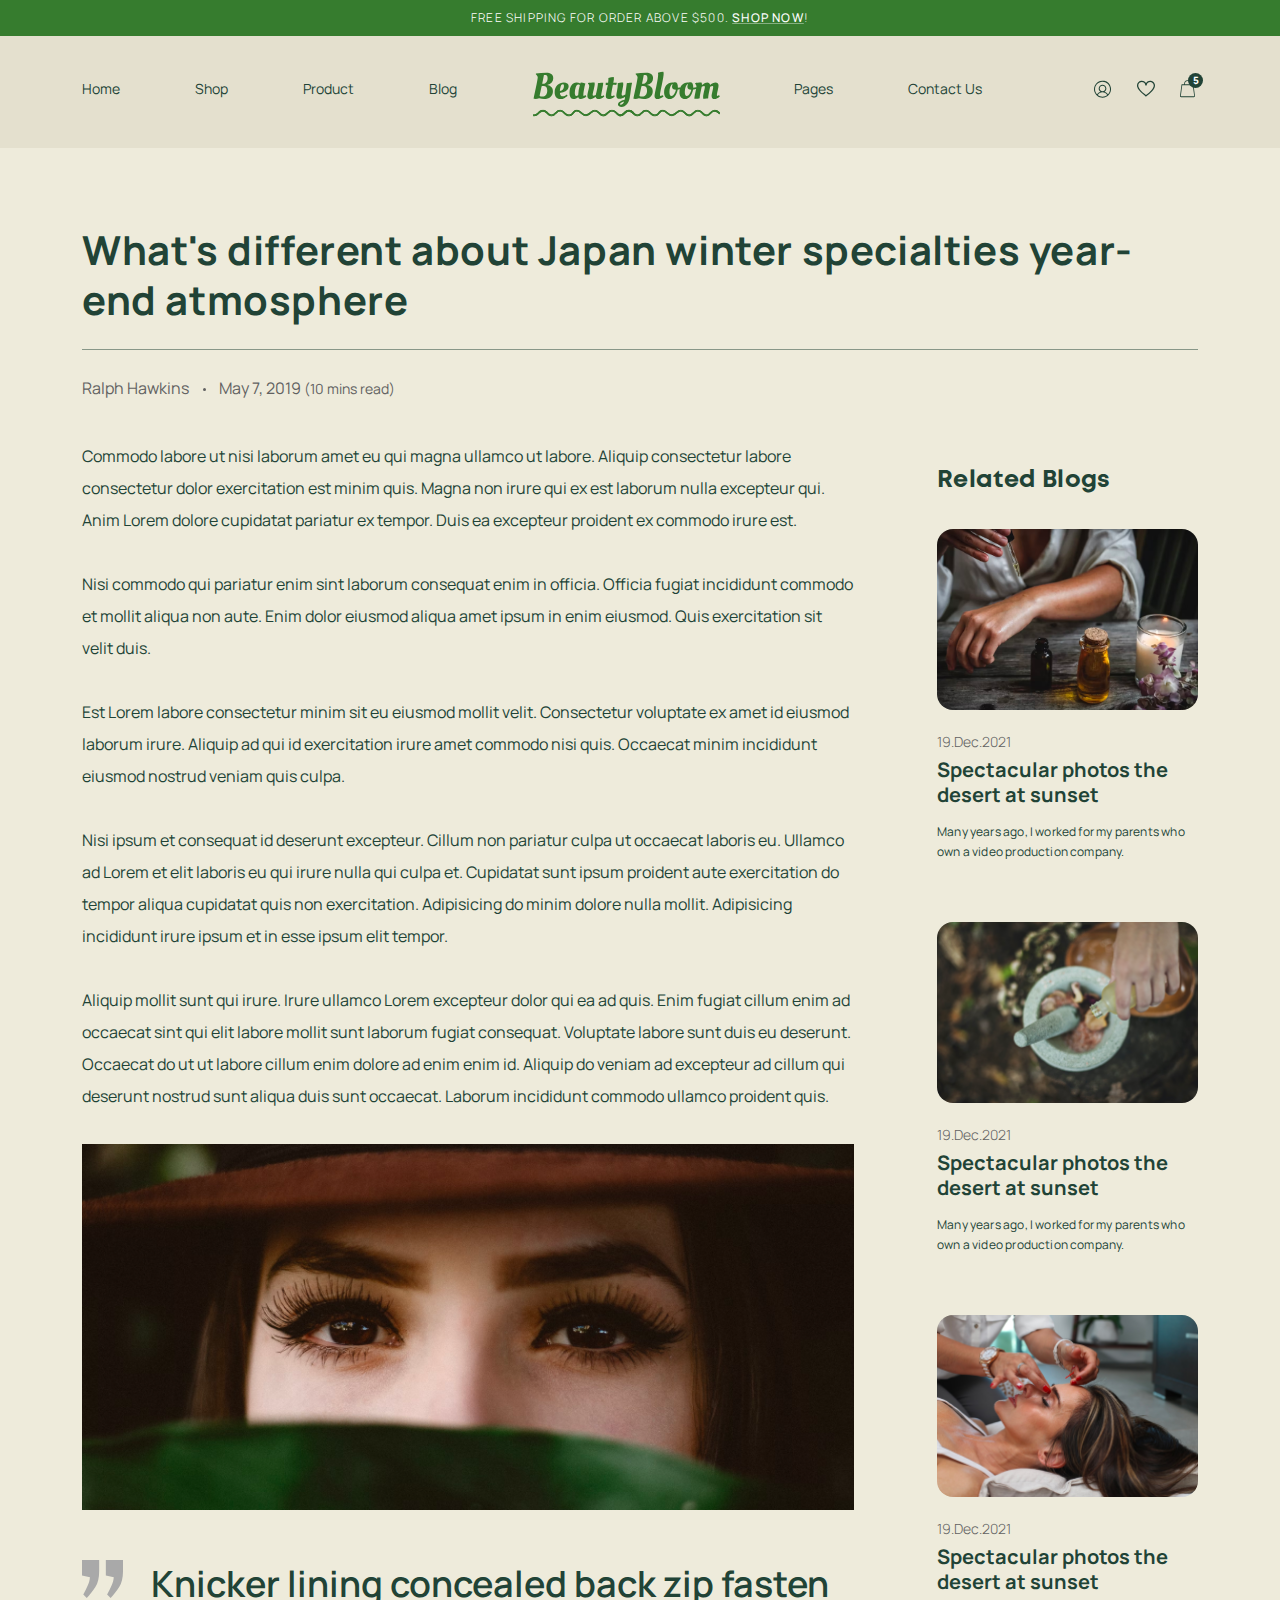
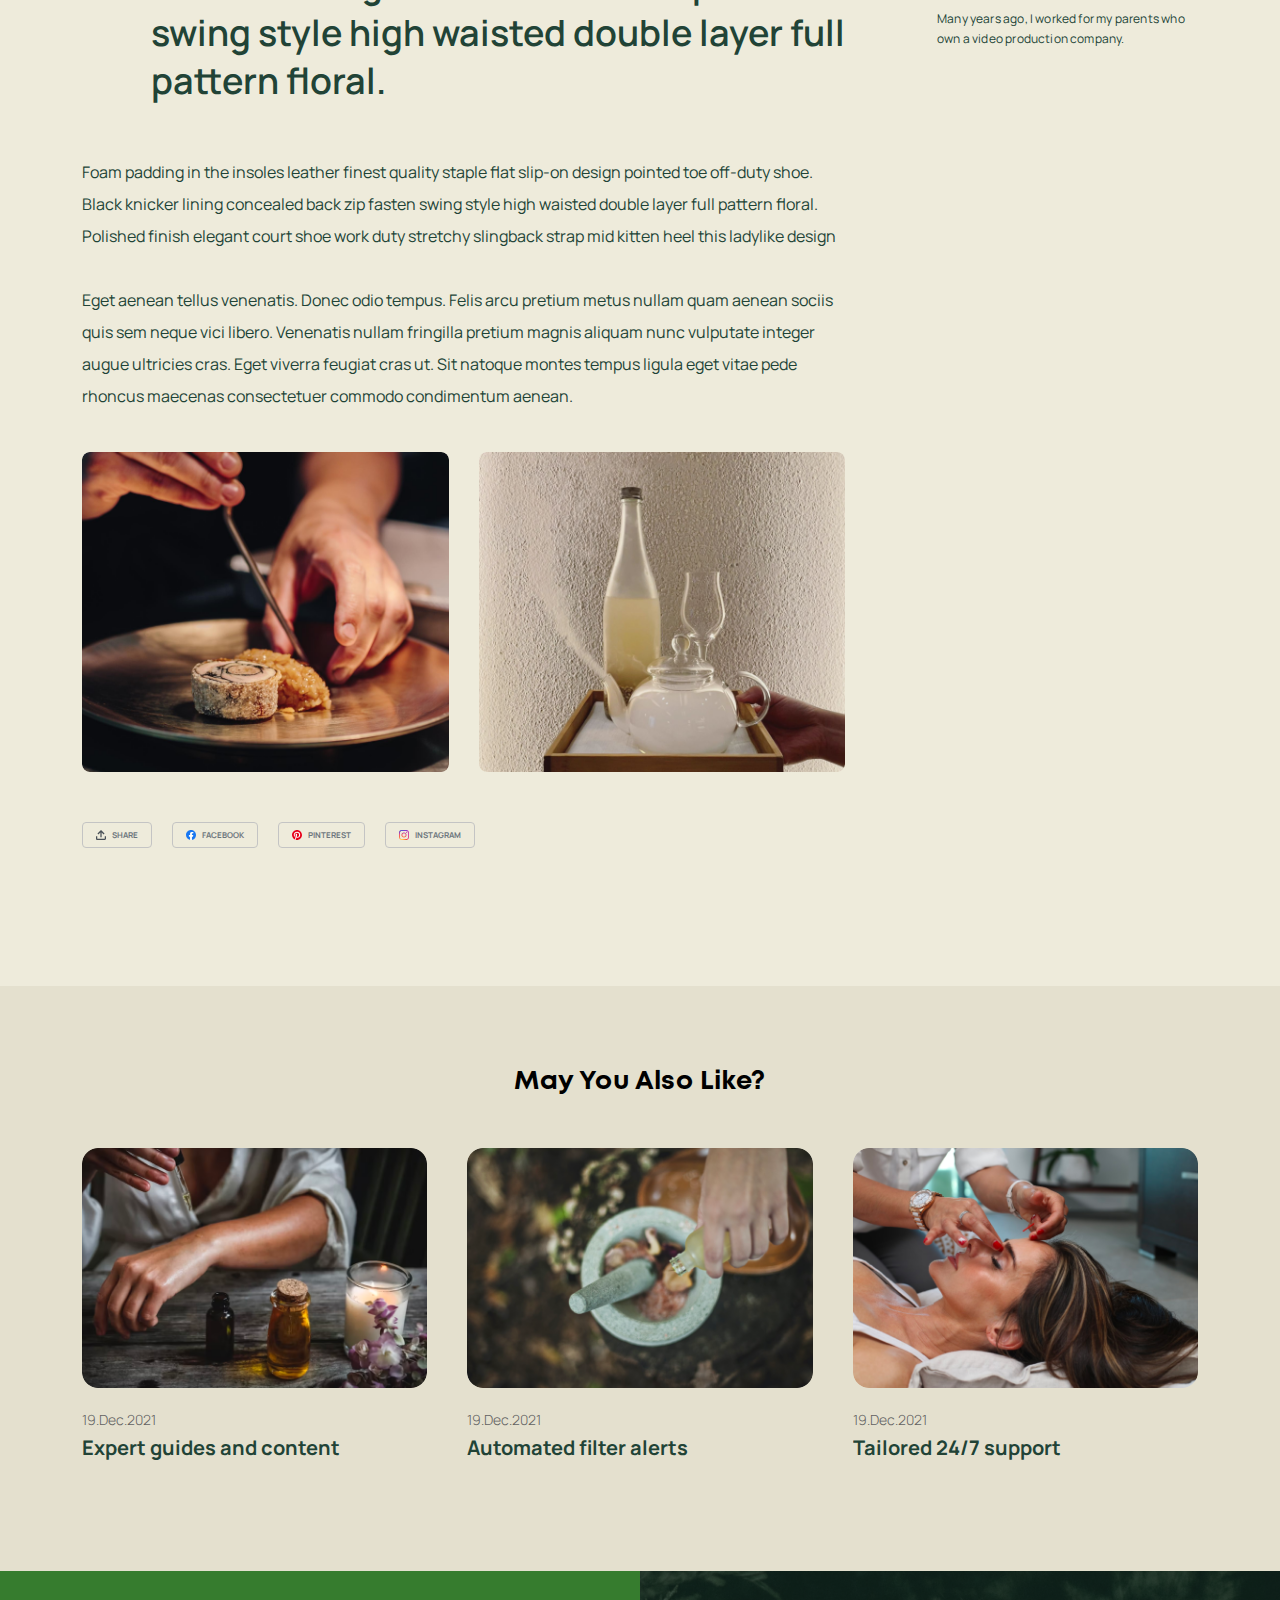
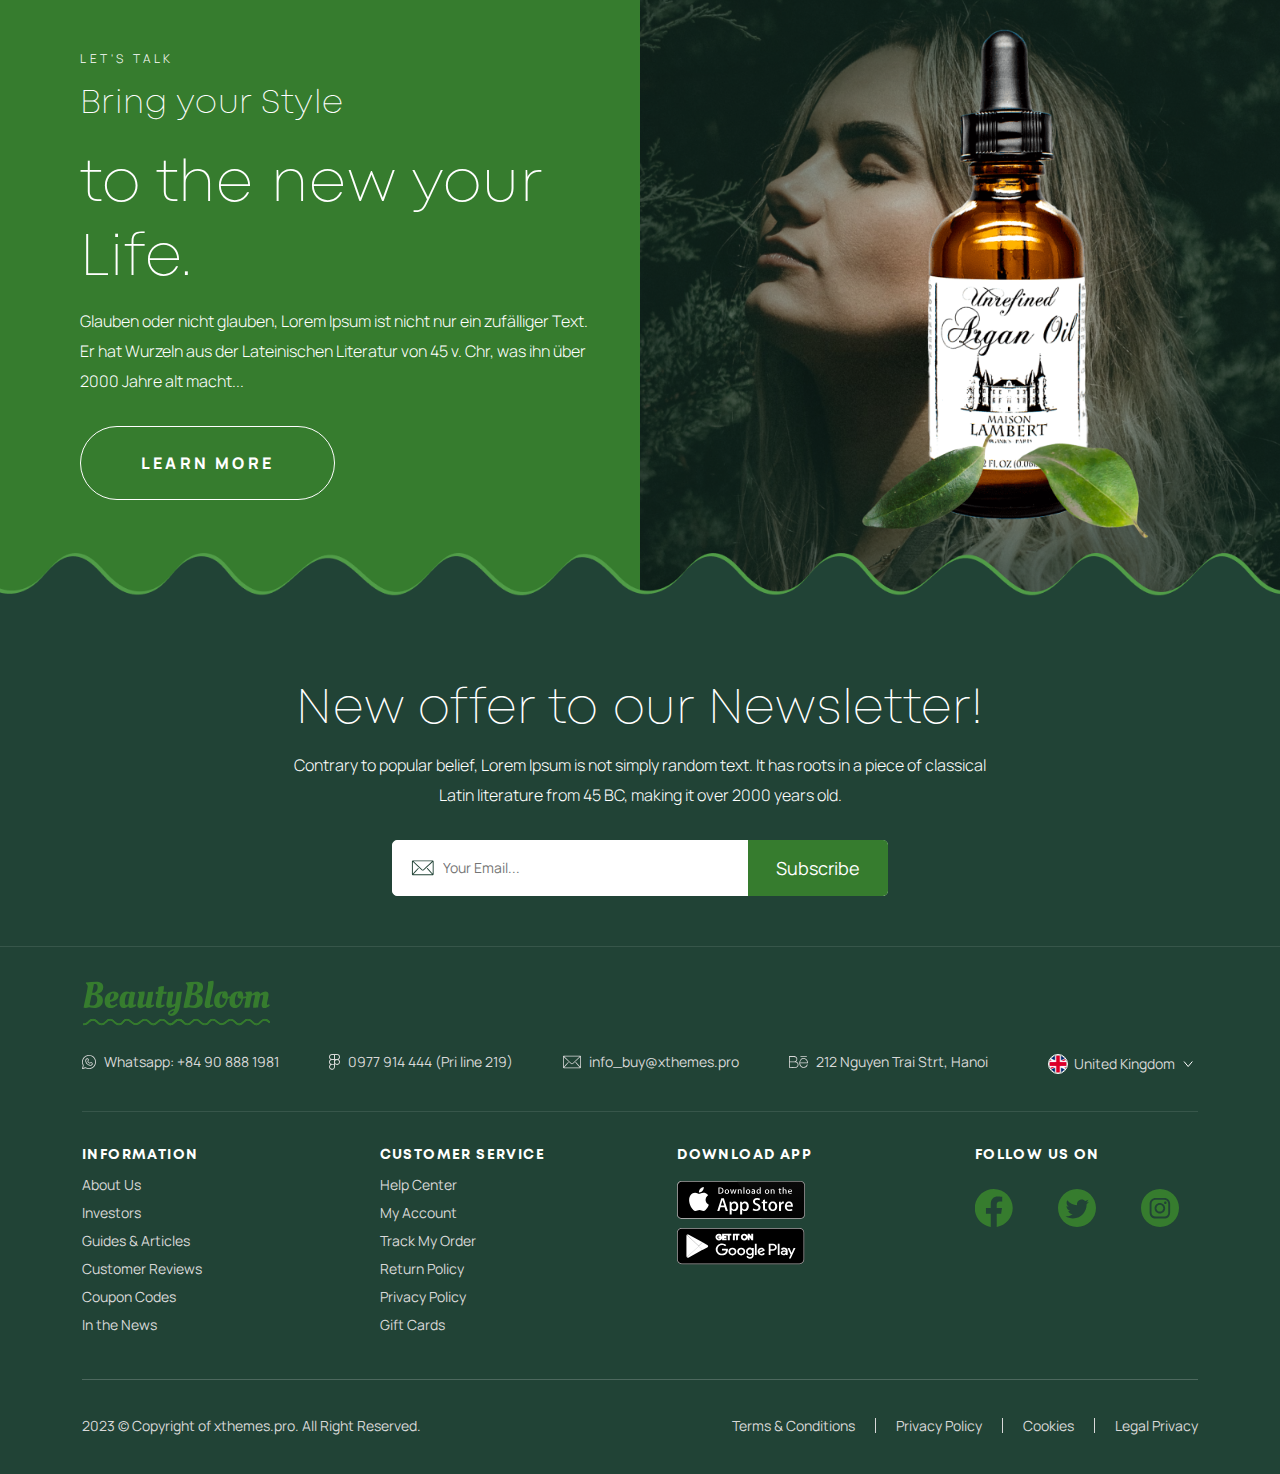
<file: blog-detail.html>
<!DOCTYPE html>
<html lang="en">
  <head>
    <meta charset="UTF-8" />
    <meta name="viewport" content="width=device-width, initial-scale=1.0" />
    <title>Blog Detail</title>
    <link rel="stylesheet" href="assets/bootstrap/css/bootstrap.min.css" />
    <link rel="stylesheet" href="assets/swiper/swiper-bundle.min.css" />
    <link rel="stylesheet" href="assets/css/style.css" />
  </head>
  <body>
    <!-- START HEADER -->
    <header class="header">
      <div class="header-topbar">
        <p>
          Free Shipping for order above $500.
          <a href="#" title="Shop now">Shop now</a>!
        </p>
      </div>
      <div class="header-wrapper">
        <div class="container">
          <div class="header-container">
            <nav class="header-nav">
              <ul class="header-nav-list">
                <li class="header-nav-item">
                  <a href="homepage.html" class="header-nav-link" title="Home"
                    >Home</a
                  >
                </li>
                <li class="header-nav-item">
                  <a
                    href="product-list.html"
                    class="header-nav-link"
                    title="Shop"
                    >Shop</a
                  >
                </li>
                <li class="header-nav-item">
                  <a
                    href="product-list.html"
                    class="header-nav-link"
                    title="Product"
                    >Product</a
                  >

                  <div class="mega-menu position-absolute">
                    <div class="container">
                      <div class="mega-menu-main d-flex">
                        <div class="mega-menu-list d-flex">
                          <div class="mega-menu-col">
                            <a href="#" class="mega-menu-title"
                              >Women’s Beauty</a
                            >
                            <ul class="mega-menu-list">
                              <li>
                                <a href="#" class="mega-menu-list-item"
                                  >Lip sleeping</a
                                >
                              </li>
                              <li>
                                <a href="#" class="mega-menu-list-item"
                                  >Water Bank Buld</a
                                >
                              </li>
                              <li>
                                <a href="#" class="mega-menu-list-item"
                                  >Retinol Lips</a
                                >
                              </li>
                              <li>
                                <a href="#" class="mega-menu-list-item"
                                  >AHA Skin</a
                                >
                              </li>
                              <li>
                                <a href="#" class="mega-menu-list-item"
                                  >BHA skins</a
                                >
                              </li>
                              <li>
                                <a href="#" class="mega-menu-list-item"
                                  >Skin BHA - AHA</a
                                >
                              </li>
                            </ul>
                          </div>

                          <div class="mega-menu-col">
                            <a href="#" class="mega-menu-title">Men’s Beauty</a>
                            <ul class="mega-menu-list">
                              <li>
                                <a href="#" class="mega-menu-list-item"
                                  >Cream skin</a
                                >
                              </li>
                              <li>
                                <a href="#" class="mega-menu-list-item"
                                  >Beauty Water</a
                                >
                              </li>
                              <li>
                                <a href="#" class="mega-menu-list-item"
                                  >Retinol skin</a
                                >
                              </li>
                              <li>
                                <a href="#" class="mega-menu-list-item"
                                  >water Bank skin</a
                                >
                              </li>
                              <li>
                                <a href="#" class="mega-menu-list-item"
                                  >Oiliness</a
                                >
                              </li>
                              <li>
                                <a href="#" class="mega-menu-list-item"
                                  >hyaluronic</a
                                >
                              </li>
                            </ul>
                          </div>

                          <div class="mega-menu-col">
                            <a href="#" class="mega-menu-title">By Brands</a>
                            <ul class="mega-menu-list">
                              <li>
                                <a href="#" class="mega-menu-list-item"
                                  >laropochesay</a
                                >
                              </li>
                              <li>
                                <a href="#" class="mega-menu-list-item"
                                  >Milamo</a
                                >
                              </li>
                              <li>
                                <a href="#" class="mega-menu-list-item"
                                  >Laneige</a
                                >
                              </li>
                              <li>
                                <a href="#" class="mega-menu-list-item">AHC</a>
                              </li>
                              <li>
                                <a href="#" class="mega-menu-list-item"
                                  >the body shop</a
                                >
                              </li>
                            </ul>
                          </div>

                          <div class="mega-menu-col">
                            <a href="#" class="mega-menu-title">Accessories</a>
                            <ul class="mega-menu-list">
                              <li>
                                <a href="#" class="mega-menu-list-item"
                                  >Skin beauty</a
                                >
                              </li>
                              <li>
                                <a href="#" class="mega-menu-list-item"
                                  >makeup</a
                                >
                              </li>
                              <li>
                                <a href="#" class="mega-menu-list-item"
                                  >sleeping mask</a
                                >
                              </li>
                              <li>
                                <a href="#" class="mega-menu-list-item"
                                  >Overnight</a
                                >
                              </li>
                            </ul>
                          </div>

                          <div class="mega-menu-col">
                            <a href="#" class="mega-menu-title">Dryness</a>
                            <ul class="mega-menu-list">
                              <li>
                                <a href="#" class="mega-menu-list-item"
                                  >Aqua Clear</a
                                >
                              </li>
                              <li>
                                <a href="#" class="mega-menu-list-item"
                                  >Skin face</a
                                >
                              </li>
                              <li>
                                <a href="#" class="mega-menu-list-item"
                                  >Sun Cream</a
                                >
                              </li>
                            </ul>
                          </div>
                        </div>
                        <div class="mega-menu-side">
                          <div class="mega-menu-image">
                            <img
                              src="assets/images/mega-menu.png"
                              alt="bread shampoo"
                            />
                          </div>
                          <a href="#" title="Shop Now"
                            ><span>Shop Now</span
                            ><svg
                              width="16"
                              height="8"
                              viewBox="0 0 16 8"
                              fill="none"
                              xmlns="http://www.w3.org/2000/svg"
                            >
                              <path
                                d="M11.937 7.99984C11.6858 7.88884 11.5797 7.75851 11.6323 7.56738C11.6617 7.46044 11.7406 7.35661 11.8217 7.27523C12.547 6.54688 13.2775 5.82383 14.0069 5.09954C14.2426 4.86569 14.4797 4.63309 14.7546 4.36183H14.5239C9.936 4.36183 5.34847 4.36183 0.760624 4.36183C0.641004 4.36183 0.52107 4.36557 0.40145 4.3609C0.16127 4.35092 -0.000624474 4.20032 1.81067e-06 3.99392C0.000628095 3.79437 0.155007 3.6472 0.387672 3.62787C0.43934 3.62351 0.491635 3.62631 0.54393 3.62631C5.19941 3.62631 9.8549 3.62631 14.5101 3.62631H14.7387C14.672 3.55585 14.6319 3.51095 14.5893 3.46886C13.6546 2.53878 12.7198 1.60901 11.7851 0.678615C11.6004 0.494969 11.5703 0.30571 11.6962 0.14233C11.8183 -0.016061 12.0328 -0.0472403 12.1934 0.0728002C12.2432 0.109904 12.289 0.152931 12.3331 0.196582C13.4936 1.34866 14.6541 2.50074 15.8124 3.655C15.8848 3.72702 15.938 3.81775 16 3.89975V4.08621C15.9264 4.17912 15.8616 4.28045 15.7783 4.3637C14.6422 5.49676 13.5046 6.62795 12.3635 7.75602C12.2667 7.85143 12.1424 7.91909 12.0309 7.99953H11.9373L11.937 7.99984Z"
                                fill="#214336"
                              />
                            </svg>
                          </a>
                        </div>
                      </div>
                    </div>
                  </div>
                </li>
                <li class="header-nav-item">
                  <a href="our-blog.html" class="header-nav-link" title="Blog"
                    >Blog</a
                  >
                </li>
                <li class="header-logo">
                  <a href="homepage.html" title="Beauty Bloom">
                    <img
                      src="assets/images/Logo.svg"
                      alt="Beauty Bloom"
                      title="Beauty Bloom"
                    />
                  </a>
                </li>
                <li class="header-nav-item">
                  <a href="#" class="header-nav-link" title="Pages">Pages</a>
                </li>
                <li class="header-nav-item">
                  <a
                    href="contact-us.html"
                    class="header-nav-link"
                    title="Contact Us"
                    >Contact Us</a
                  >
                </li>
              </ul>
            </nav>
            <div class="header-action">
              <div class="header-action-group">
                <div
                  id="menu-mobile-btn"
                  class="d-block d-xl-none d-lg-none header-action-item"
                  type="button"
                  data-bs-toggle="offcanvas"
                  data-bs-target="#menu-mobile"
                  aria-controls="menu-mobile"
                >
                  <img
                    src="assets/images/menu-icon.svg"
                    alt="menu"
                    title="menu"
                  />
                </div>
                <div
                  class="header-action-item header-action-account"
                  data-bs-toggle="modal"
                  data-bs-target="#login"
                  aria-controls="login"
                >
                  <img
                    src="assets/images/account-icon.svg"
                    alt="login"
                    title="login"
                  />
                </div>
              </div>
              <div class="header-logo d-flex d-lg-none">
                <a href="homepage.html" title="Beauty Bloom">
                  <img
                    src="assets/images/Logo.svg"
                    alt="Beauty Bloom"
                    title="Beauty Bloom"
                  />
                </a>
              </div>
              <div class="header-action-group">
                <a href="#" title="wishlist" class="header-action-item">
                  <img
                    src="assets/images/heart-icon.svg"
                    alt="wishlist"
                    title="wishlist"
                  />
                </a>
                <a
                  href="shopping-cart.html"
                  title="shopping cart"
                  class="header-action-item header-cart"
                >
                  <img
                    src="assets/images/cart-icon.svg"
                    alt="cart"
                    title="cart"
                  />
                  <span>5</span>
                </a>
              </div>
            </div>
            <div
              class="offcanvas offcanvas-start"
              tabindex="-1"
              id="menu-mobile"
              aria-labelledby="menu-mobileLabel"
            >
              <div class="offcanvas-body">
                <button
                  type="button"
                  class="btn-close"
                  data-bs-dismiss="offcanvas"
                  aria-label="Close"
                ></button>
                <nav class="header-nav-mobile">
                  <ul class="nav-list">
                    <li>
                      <a href="homepage.html" class="header-nav-item">Home</a>
                    </li>
                    <li>
                      <a href="about.html" class="header-nav-item">About</a>
                    </li>
                    <li>
                      <a href="service.html" class="header-nav-item"
                        >Services</a
                      >
                    </li>
                    <li class="position-relative">
                      <a
                        href="list-product-1-view-grid.html"
                        class="header-nav-item"
                        >Product</a
                      >
                      <ul
                        class="header-nav-list-lv0 collapse"
                        id="collapsesubmenu-1"
                      >
                        <li class="position-relative">
                          <a href="#" class="header-nav-item">Women’s Beauty</a>
                          <ul
                            class="header-nav-list-lv1 collapse"
                            id="collapsesubmenu-lv1-1"
                          >
                            <li>
                              <a href="#" class="header-nav-item"
                                >Lip sleeping</a
                              >
                            </li>
                            <li>
                              <a href="#" class="header-nav-item"
                                >Water Bank Buld</a
                              >
                            </li>
                            <li>
                              <a href="#" class="header-nav-item"
                                >Retinol Lips</a
                              >
                            </li>
                            <li>
                              <a href="#" class="header-nav-item">AHA Skin</a>
                            </li>
                            <li>
                              <a href="#" class="header-nav-item">BHA skins</a>
                            </li>
                            <li>
                              <a href="#" class="header-nav-item"
                                >Skin BHA - AHA</a
                              >
                            </li>
                          </ul>

                          <div
                            class="close-sub-nav collapsed"
                            data-bs-toggle="collapse"
                            href="#collapsesubmenu-lv1-1"
                            role="button"
                            aria-expanded="false"
                            aria-controls="collapsesubmenulv1-1"
                          >
                            <svg
                              version="1.1"
                              id="Capa_1"
                              xmlns="http://www.w3.org/2000/svg"
                              xmlns:xlink="http://www.w3.org/1999/xlink"
                              x="0px"
                              y="0px"
                              viewBox="0 0 512 512"
                              style="enable-background: new 0 0 512 512"
                              xml:space="preserve"
                            >
                              <g>
                                <g>
                                  <path
                                    d="M492,236H276V20c0-11.046-8.954-20-20-20c-11.046,0-20,8.954-20,20v216H20c-11.046,0-20,8.954-20,20s8.954,20,20,20h216			v216c0,11.046,8.954,20,20,20s20-8.954,20-20V276h216c11.046,0,20-8.954,20-20C512,244.954,503.046,236,492,236z"
                                  />
                                </g>
                              </g>
                              <g></g>
                              <g></g>
                              <g></g>
                              <g></g>
                              <g></g>
                              <g></g>
                              <g></g>
                              <g></g>
                              <g></g>
                              <g></g>
                              <g></g>
                              <g></g>
                              <g></g>
                              <g></g>
                              <g></g>
                            </svg>

                            <svg
                              id="svg1591"
                              height="24"
                              viewBox="0 0 6.3499999 6.3500002"
                              width="24"
                              xmlns="http://www.w3.org/2000/svg"
                              xmlns:svg="http://www.w3.org/2000/svg"
                            >
                              <g id="layer1" transform="translate(0 -290.65)">
                                <path
                                  id="path2047"
                                  d="m.79427278 293.56039a.2646485.2646485 0 0 0 0 .52917h4.76146822a.2646485.2646485 0 0 0 0-.52917z"
                                  font-variant-ligatures="normal"
                                  font-variant-position="normal"
                                  font-variant-caps="normal"
                                  font-variant-numeric="normal"
                                  font-variant-alternates="normal"
                                  font-feature-settings="normal"
                                  text-indent="0"
                                  text-align="start"
                                  text-decoration-line="none"
                                  text-decoration-style="solid"
                                  text-decoration-color="rgb(0,0,0)"
                                  text-transform="none"
                                  text-orientation="mixed"
                                  white-space="normal"
                                  shape-padding="0"
                                  isolation="auto"
                                  mix-blend-mode="normal"
                                  solid-color="rgb(0,0,0)"
                                  solid-opacity="1"
                                  vector-effect="none"
                                />
                              </g>
                            </svg>
                          </div>
                        </li>

                        <li class="position-relative">
                          <a href="#" class="header-nav-item">Men’s Beauty</a>
                          <ul
                            class="header-nav-list-lv1 collapse"
                            id="collapsesubmenu-lv1-2"
                          >
                            <li>
                              <a href="#" class="header-nav-item">Cream skin</a>
                            </li>
                            <li>
                              <a href="#" class="header-nav-item"
                                >Beauty Water</a
                              >
                            </li>
                            <li>
                              <a href="#" class="header-nav-item"
                                >Retinol skin</a
                              >
                            </li>
                            <li>
                              <a href="#" class="header-nav-item"
                                >water Bank skin</a
                              >
                            </li>
                            <li>
                              <a href="#" class="header-nav-item">Oiliness</a>
                            </li>
                            <li>
                              <a href="#" class="header-nav-item">hyaluronic</a>
                            </li>
                          </ul>

                          <div
                            class="close-sub-nav collapsed"
                            data-bs-toggle="collapse"
                            href="#collapsesubmenu-lv1-2"
                            role="button"
                            aria-expanded="false"
                            aria-controls="collapsesubmenu-lv1-2"
                          >
                            <svg
                              version="1.1"
                              id="Capa_1"
                              xmlns="http://www.w3.org/2000/svg"
                              xmlns:xlink="http://www.w3.org/1999/xlink"
                              x="0px"
                              y="0px"
                              viewBox="0 0 512 512"
                              style="enable-background: new 0 0 512 512"
                              xml:space="preserve"
                            >
                              <g>
                                <g>
                                  <path
                                    d="M492,236H276V20c0-11.046-8.954-20-20-20c-11.046,0-20,8.954-20,20v216H20c-11.046,0-20,8.954-20,20s8.954,20,20,20h216			v216c0,11.046,8.954,20,20,20s20-8.954,20-20V276h216c11.046,0,20-8.954,20-20C512,244.954,503.046,236,492,236z"
                                  />
                                </g>
                              </g>
                              <g></g>
                              <g></g>
                              <g></g>
                              <g></g>
                              <g></g>
                              <g></g>
                              <g></g>
                              <g></g>
                              <g></g>
                              <g></g>
                              <g></g>
                              <g></g>
                              <g></g>
                              <g></g>
                              <g></g>
                            </svg>

                            <svg
                              id="svg1591"
                              height="24"
                              viewBox="0 0 6.3499999 6.3500002"
                              width="24"
                              xmlns="http://www.w3.org/2000/svg"
                              xmlns:svg="http://www.w3.org/2000/svg"
                            >
                              <g id="layer1" transform="translate(0 -290.65)">
                                <path
                                  id="path2047"
                                  d="m.79427278 293.56039a.2646485.2646485 0 0 0 0 .52917h4.76146822a.2646485.2646485 0 0 0 0-.52917z"
                                  font-variant-ligatures="normal"
                                  font-variant-position="normal"
                                  font-variant-caps="normal"
                                  font-variant-numeric="normal"
                                  font-variant-alternates="normal"
                                  font-feature-settings="normal"
                                  text-indent="0"
                                  text-align="start"
                                  text-decoration-line="none"
                                  text-decoration-style="solid"
                                  text-decoration-color="rgb(0,0,0)"
                                  text-transform="none"
                                  text-orientation="mixed"
                                  white-space="normal"
                                  shape-padding="0"
                                  isolation="auto"
                                  mix-blend-mode="normal"
                                  solid-color="rgb(0,0,0)"
                                  solid-opacity="1"
                                  vector-effect="none"
                                />
                              </g>
                            </svg>
                          </div>
                        </li>
                        <li class="position-relative">
                          <a href="#" class="header-nav-item">By Brands</a>
                          <ul
                            class="header-nav-list-lv1 collapse"
                            id="collapsesubmenu-lv1-3"
                          >
                            <li>
                              <a href="#" class="header-nav-item"
                                >laropochesay</a
                              >
                            </li>
                            <li>
                              <a href="#" class="header-nav-item">Milamo</a>
                            </li>
                            <li>
                              <a href="#" class="header-nav-item">Laneige</a>
                            </li>
                            <li>
                              <a href="#" class="header-nav-item">AHC</a>
                            </li>
                            <li>
                              <a href="#" class="header-nav-item"
                                >the body shop</a
                              >
                            </li>
                          </ul>

                          <div
                            class="close-sub-nav collapsed"
                            data-bs-toggle="collapse"
                            href="#collapsesubmenu-lv1-3"
                            role="button"
                            aria-expanded="false"
                            aria-controls="collapsesubmenu-lv1-3"
                          >
                            <svg
                              version="1.1"
                              id="Capa_1"
                              xmlns="http://www.w3.org/2000/svg"
                              xmlns:xlink="http://www.w3.org/1999/xlink"
                              x="0px"
                              y="0px"
                              viewBox="0 0 512 512"
                              style="enable-background: new 0 0 512 512"
                              xml:space="preserve"
                            >
                              <g>
                                <g>
                                  <path
                                    d="M492,236H276V20c0-11.046-8.954-20-20-20c-11.046,0-20,8.954-20,20v216H20c-11.046,0-20,8.954-20,20s8.954,20,20,20h216			v216c0,11.046,8.954,20,20,20s20-8.954,20-20V276h216c11.046,0,20-8.954,20-20C512,244.954,503.046,236,492,236z"
                                  />
                                </g>
                              </g>
                              <g></g>
                              <g></g>
                              <g></g>
                              <g></g>
                              <g></g>
                              <g></g>
                              <g></g>
                              <g></g>
                              <g></g>
                              <g></g>
                              <g></g>
                              <g></g>
                              <g></g>
                              <g></g>
                              <g></g>
                            </svg>

                            <svg
                              id="svg1591"
                              height="24"
                              viewBox="0 0 6.3499999 6.3500002"
                              width="24"
                              xmlns="http://www.w3.org/2000/svg"
                              xmlns:svg="http://www.w3.org/2000/svg"
                            >
                              <g id="layer1" transform="translate(0 -290.65)">
                                <path
                                  id="path2047"
                                  d="m.79427278 293.56039a.2646485.2646485 0 0 0 0 .52917h4.76146822a.2646485.2646485 0 0 0 0-.52917z"
                                  font-variant-ligatures="normal"
                                  font-variant-position="normal"
                                  font-variant-caps="normal"
                                  font-variant-numeric="normal"
                                  font-variant-alternates="normal"
                                  font-feature-settings="normal"
                                  text-indent="0"
                                  text-align="start"
                                  text-decoration-line="none"
                                  text-decoration-style="solid"
                                  text-decoration-color="rgb(0,0,0)"
                                  text-transform="none"
                                  text-orientation="mixed"
                                  white-space="normal"
                                  shape-padding="0"
                                  isolation="auto"
                                  mix-blend-mode="normal"
                                  solid-color="rgb(0,0,0)"
                                  solid-opacity="1"
                                  vector-effect="none"
                                />
                              </g>
                            </svg>
                          </div>
                        </li>
                        <li class="position-relative">
                          <a href="#" class="header-nav-item">Accessories</a>
                          <ul
                            class="header-nav-list-lv1 collapse"
                            id="collapsesubmenu-lv1-4"
                          >
                            <li>
                              <a href="#" class="header-nav-item"
                                >Skin beauty</a
                              >
                            </li>
                            <li>
                              <a href="#" class="header-nav-item">makeup</a>
                            </li>
                            <li>
                              <a href="#" class="header-nav-item"
                                >sleeping mask</a
                              >
                            </li>
                            <li>
                              <a href="#" class="header-nav-item">Overnight</a>
                            </li>
                          </ul>

                          <div
                            class="close-sub-nav collapsed"
                            data-bs-toggle="collapse"
                            href="#collapsesubmenu-lv1-4"
                            role="button"
                            aria-expanded="false"
                            aria-controls="collapsesubmenu-lv1-4"
                          >
                            <svg
                              version="1.1"
                              id="Capa_1"
                              xmlns="http://www.w3.org/2000/svg"
                              xmlns:xlink="http://www.w3.org/1999/xlink"
                              x="0px"
                              y="0px"
                              viewBox="0 0 512 512"
                              style="enable-background: new 0 0 512 512"
                              xml:space="preserve"
                            >
                              <g>
                                <g>
                                  <path
                                    d="M492,236H276V20c0-11.046-8.954-20-20-20c-11.046,0-20,8.954-20,20v216H20c-11.046,0-20,8.954-20,20s8.954,20,20,20h216			v216c0,11.046,8.954,20,20,20s20-8.954,20-20V276h216c11.046,0,20-8.954,20-20C512,244.954,503.046,236,492,236z"
                                  />
                                </g>
                              </g>
                              <g></g>
                              <g></g>
                              <g></g>
                              <g></g>
                              <g></g>
                              <g></g>
                              <g></g>
                              <g></g>
                              <g></g>
                              <g></g>
                              <g></g>
                              <g></g>
                              <g></g>
                              <g></g>
                              <g></g>
                            </svg>

                            <svg
                              id="svg1591"
                              height="24"
                              viewBox="0 0 6.3499999 6.3500002"
                              width="24"
                              xmlns="http://www.w3.org/2000/svg"
                              xmlns:svg="http://www.w3.org/2000/svg"
                            >
                              <g id="layer1" transform="translate(0 -290.65)">
                                <path
                                  id="path2047"
                                  d="m.79427278 293.56039a.2646485.2646485 0 0 0 0 .52917h4.76146822a.2646485.2646485 0 0 0 0-.52917z"
                                  font-variant-ligatures="normal"
                                  font-variant-position="normal"
                                  font-variant-caps="normal"
                                  font-variant-numeric="normal"
                                  font-variant-alternates="normal"
                                  font-feature-settings="normal"
                                  text-indent="0"
                                  text-align="start"
                                  text-decoration-line="none"
                                  text-decoration-style="solid"
                                  text-decoration-color="rgb(0,0,0)"
                                  text-transform="none"
                                  text-orientation="mixed"
                                  white-space="normal"
                                  shape-padding="0"
                                  isolation="auto"
                                  mix-blend-mode="normal"
                                  solid-color="rgb(0,0,0)"
                                  solid-opacity="1"
                                  vector-effect="none"
                                />
                              </g>
                            </svg>
                          </div>
                        </li>
                        <li class="position-relative">
                          <a href="#" class="header-nav-item">Dryness</a>
                          <ul
                            class="header-nav-list-lv1 collapse"
                            id="collapsesubmenu-lv1-5"
                          >
                            <li>
                              <a href="#" class="header-nav-item">Aqua Clear</a>
                            </li>
                            <li>
                              <a href="#" class="header-nav-item">Skin face</a>
                            </li>
                            <li>
                              <a href="#" class="header-nav-item">Sun Cream</a>
                            </li>
                          </ul>

                          <div
                            class="close-sub-nav collapsed"
                            data-bs-toggle="collapse"
                            href="#collapsesubmenu-lv1-5"
                            role="button"
                            aria-expanded="false"
                            aria-controls="collapsesubmenu-lv1-5"
                          >
                            <svg
                              version="1.1"
                              id="Capa_1"
                              xmlns="http://www.w3.org/2000/svg"
                              xmlns:xlink="http://www.w3.org/1999/xlink"
                              x="0px"
                              y="0px"
                              viewBox="0 0 512 512"
                              style="enable-background: new 0 0 512 512"
                              xml:space="preserve"
                            >
                              <g>
                                <g>
                                  <path
                                    d="M492,236H276V20c0-11.046-8.954-20-20-20c-11.046,0-20,8.954-20,20v216H20c-11.046,0-20,8.954-20,20s8.954,20,20,20h216			v216c0,11.046,8.954,20,20,20s20-8.954,20-20V276h216c11.046,0,20-8.954,20-20C512,244.954,503.046,236,492,236z"
                                  />
                                </g>
                              </g>
                              <g></g>
                              <g></g>
                              <g></g>
                              <g></g>
                              <g></g>
                              <g></g>
                              <g></g>
                              <g></g>
                              <g></g>
                              <g></g>
                              <g></g>
                              <g></g>
                              <g></g>
                              <g></g>
                              <g></g>
                            </svg>

                            <svg
                              id="svg1591"
                              height="24"
                              viewBox="0 0 6.3499999 6.3500002"
                              width="24"
                              xmlns="http://www.w3.org/2000/svg"
                              xmlns:svg="http://www.w3.org/2000/svg"
                            >
                              <g id="layer1" transform="translate(0 -290.65)">
                                <path
                                  id="path2047"
                                  d="m.79427278 293.56039a.2646485.2646485 0 0 0 0 .52917h4.76146822a.2646485.2646485 0 0 0 0-.52917z"
                                  font-variant-ligatures="normal"
                                  font-variant-position="normal"
                                  font-variant-caps="normal"
                                  font-variant-numeric="normal"
                                  font-variant-alternates="normal"
                                  font-feature-settings="normal"
                                  text-indent="0"
                                  text-align="start"
                                  text-decoration-line="none"
                                  text-decoration-style="solid"
                                  text-decoration-color="rgb(0,0,0)"
                                  text-transform="none"
                                  text-orientation="mixed"
                                  white-space="normal"
                                  shape-padding="0"
                                  isolation="auto"
                                  mix-blend-mode="normal"
                                  solid-color="rgb(0,0,0)"
                                  solid-opacity="1"
                                  vector-effect="none"
                                />
                              </g>
                            </svg>
                          </div>
                        </li>
                      </ul>
                      <div
                        class="close-sub-nav collapsed"
                        data-bs-toggle="collapse"
                        href="#collapsesubmenu-1"
                        role="button"
                        aria-expanded="false"
                        aria-controls="collapsesubmenu-1"
                      >
                        <svg
                          version="1.1"
                          id="Capa_1"
                          xmlns="http://www.w3.org/2000/svg"
                          xmlns:xlink="http://www.w3.org/1999/xlink"
                          x="0px"
                          y="0px"
                          viewBox="0 0 512 512"
                          style="enable-background: new 0 0 512 512"
                          xml:space="preserve"
                        >
                          <g>
                            <g>
                              <path
                                d="M492,236H276V20c0-11.046-8.954-20-20-20c-11.046,0-20,8.954-20,20v216H20c-11.046,0-20,8.954-20,20s8.954,20,20,20h216			v216c0,11.046,8.954,20,20,20s20-8.954,20-20V276h216c11.046,0,20-8.954,20-20C512,244.954,503.046,236,492,236z"
                              />
                            </g>
                          </g>
                          <g></g>
                          <g></g>
                          <g></g>
                          <g></g>
                          <g></g>
                          <g></g>
                          <g></g>
                          <g></g>
                          <g></g>
                          <g></g>
                          <g></g>
                          <g></g>
                          <g></g>
                          <g></g>
                          <g></g>
                        </svg>

                        <svg
                          id="svg1591"
                          height="24"
                          viewBox="0 0 6.3499999 6.3500002"
                          width="24"
                          xmlns="http://www.w3.org/2000/svg"
                          xmlns:svg="http://www.w3.org/2000/svg"
                        >
                          <g id="layer1" transform="translate(0 -290.65)">
                            <path
                              id="path2047"
                              d="m.79427278 293.56039a.2646485.2646485 0 0 0 0 .52917h4.76146822a.2646485.2646485 0 0 0 0-.52917z"
                              font-variant-ligatures="normal"
                              font-variant-position="normal"
                              font-variant-caps="normal"
                              font-variant-numeric="normal"
                              font-variant-alternates="normal"
                              font-feature-settings="normal"
                              text-indent="0"
                              text-align="start"
                              text-decoration-line="none"
                              text-decoration-style="solid"
                              text-decoration-color="rgb(0,0,0)"
                              text-transform="none"
                              text-orientation="mixed"
                              white-space="normal"
                              shape-padding="0"
                              isolation="auto"
                              mix-blend-mode="normal"
                              solid-color="rgb(0,0,0)"
                              solid-opacity="1"
                              vector-effect="none"
                            />
                          </g>
                        </svg>
                      </div>
                    </li>

                    <li>
                      <a href="blog.html" class="header-nav-item">Blog</a>
                    </li>
                    <li>
                      <a href="contact-us.html" class="header-nav-item"
                        >Contact</a
                      >
                    </li>
                  </ul>
                </nav>
              </div>
            </div>
          </div>
        </div>
      </div>
    </header>
    <!-- END HEADER -->

    <main class="position-relative">
      <!-- START BLOG INFORMATION -->
      <section class="blog-info">
        <div class="container">
          <h1>
            What's different about Japan winter specialties year-end atmosphere
          </h1>
          <div class="blog-info-wrapper">
            <p>Ralph Hawkins</p>
            <p>May 7, 2019 <span>(10 mins read)</span></p>
          </div>
        </div>
      </section>
      <!-- END BLOG INFORMATION -->

      <div class="container">
        <div class="row">
          <div class="col-lg-9 col-12">
            <!-- START BLOG CONTENT -->
            <section class="blog-main">
              <div class="blog-content">
                <p>
                  Commodo labore ut nisi laborum amet eu qui magna ullamco ut
                  labore. Aliquip consectetur labore consectetur dolor
                  exercitation est minim quis. Magna non irure qui ex est
                  laborum nulla excepteur qui. Anim Lorem dolore cupidatat
                  pariatur ex tempor. Duis ea excepteur proident ex commodo
                  irure est.
                </p>
                <p>
                  Nisi commodo qui pariatur enim sint laborum consequat enim in
                  officia. Officia fugiat incididunt commodo et mollit aliqua
                  non aute. Enim dolor eiusmod aliqua amet ipsum in enim
                  eiusmod. Quis exercitation sit velit duis.
                </p>
                <p>
                  Est Lorem labore consectetur minim sit eu eiusmod mollit
                  velit. Consectetur voluptate ex amet id eiusmod laborum irure.
                  Aliquip ad qui id exercitation irure amet commodo nisi quis.
                  Occaecat minim incididunt eiusmod nostrud veniam quis culpa.
                </p>
                <p>
                  Nisi ipsum et consequat id deserunt excepteur. Cillum non
                  pariatur culpa ut occaecat laboris eu. Ullamco ad Lorem et
                  elit laboris eu qui irure nulla qui culpa et. Cupidatat sunt
                  ipsum proident aute exercitation do tempor aliqua cupidatat
                  quis non exercitation. Adipisicing do minim dolore nulla
                  mollit. Adipisicing incididunt irure ipsum et in esse ipsum
                  elit tempor.
                </p>
                <p>
                  Aliquip mollit sunt qui irure. Irure ullamco Lorem excepteur
                  dolor qui ea ad quis. Enim fugiat cillum enim ad occaecat sint
                  qui elit labore mollit sunt laborum fugiat consequat.
                  Voluptate labore sunt duis eu deserunt. Occaecat do ut ut
                  labore cillum enim dolore ad enim enim id. Aliquip do veniam
                  ad excepteur ad cillum qui deserunt nostrud sunt aliqua duis
                  sunt occaecat. Laborum incididunt commodo ullamco proident
                  quis.
                </p>
                <img
                  src="assets/images/blog.png"
                  alt="What's different about Japan winter specialties year-end atmosphere "
                  title="What's different about Japan winter specialties year-end atmosphere "
                />
                <blockquote>
                  Knicker lining concealed back zip fasten swing style high
                  waisted double layer full pattern floral.
                </blockquote>
                <p>
                  Foam padding in the insoles leather finest quality staple flat
                  slip-on design pointed toe off-duty shoe. Black knicker lining
                  concealed back zip fasten swing style high waisted double
                  layer full pattern floral. Polished finish elegant court shoe
                  work duty stretchy slingback strap mid kitten heel this
                  ladylike design
                </p>
                <p>
                  Eget aenean tellus venenatis. Donec odio tempus. Felis arcu
                  pretium metus nullam quam aenean sociis quis sem neque vici
                  libero. Venenatis nullam fringilla pretium magnis aliquam nunc
                  vulputate integer augue ultricies cras. Eget viverra feugiat
                  cras ut. Sit natoque montes tempus ligula eget vitae pede
                  rhoncus maecenas consectetuer commodo condimentum aenean.
                </p>
                <div class="blog-group-img">
                  <img
                    src="assets/images/blog-img-1.png"
                    alt="What's different about Japan winter specialties year-end atmosphere"
                    title="What's different about Japan winter specialties year-end atmosphere"
                  />
                  <img
                    src="assets/images/blog-img-2.png"
                    alt="What's different about Japan winter specialties year-end atmosphere"
                    title="What's different about Japan winter specialties year-end atmosphere"
                  />
                </div>
              </div>
              <div class="blog-share">
                <a href="#" title="SHARE" class="blog-share-item">
                  <img
                    src="assets/images/blog-share.svg"
                    alt="SHARE"
                    title="SHARE"
                  />
                  SHARE
                </a>
                <a href="#" title="FACEBOOK" class="blog-share-item">
                  <img
                    src="assets/images/blog-fb.svg"
                    alt="FACEBOOK"
                    title="FACEBOOK"
                  />
                  FACEBOOK
                </a>
                <a href="#" title="PINTEREST" class="blog-share-item">
                  <img
                    src="assets/images/blog-pin.svg"
                    alt="PINTEREST"
                    title="PINTEREST"
                  />
                  PINTEREST
                </a>
                <a href="#" title="INSTAGRAM" class="blog-share-item">
                  <img
                    src="assets/images/blog-ig.svg"
                    alt="INSTAGRAM"
                    title="INSTAGRAM"
                  />
                  INSTAGRAM
                </a>
              </div>
            </section>
            <!-- END BLOG CONTENT -->
          </div>
          <div class="col-lg-3 col-12">
            <div class="blog-related">
              <h2>Related Blogs</h2>
              <div class="blog-related-list">
                <div class="news">
                  <div class="news-img">
                    <img
                      src="assets/images/news-1.png"
                      alt="Spectacular photos the desert at sunset"
                      title="Spectacular photos the desert at sunset"
                    />
                  </div>
                  <div class="news-content">
                    <span class="news-date">19.Dec.2021</span>
                    <a
                      href="#"
                      title="Spectacular photos the desert at sunset"
                      class="news-title"
                      >Spectacular photos the desert at sunset</a
                    >
                    <p class="news-des">
                      Many years ago, I worked for my parents who own a video
                      production company.
                    </p>
                  </div>
                </div>
                <div class="news">
                  <div class="news-img">
                    <img
                      src="assets/images/blog-2.png"
                      alt="Spectacular photos the desert at sunset"
                      title="Spectacular photos the desert at sunset"
                    />
                  </div>
                  <div class="news-content">
                    <span class="news-date">19.Dec.2021</span>
                    <a
                      href="#"
                      title="Spectacular photos the desert at sunset"
                      class="news-title"
                      >Spectacular photos the desert at sunset</a
                    >
                    <p class="news-des">
                      Many years ago, I worked for my parents who own a video
                      production company.
                    </p>
                  </div>
                </div>
                <div class="news">
                  <div class="news-img">
                    <img
                      src="assets/images/blog-3.png"
                      alt="Spectacular photos the desert at sunset"
                      title="Spectacular photos the desert at sunset"
                    />
                  </div>
                  <div class="news-content">
                    <span class="news-date">19.Dec.2021</span>
                    <a
                      href="#"
                      title="Spectacular photos the desert at sunset"
                      class="news-title"
                      >Spectacular photos the desert at sunset</a
                    >
                    <p class="news-des">
                      Many years ago, I worked for my parents who own a video
                      production company.
                    </p>
                  </div>
                </div>
              </div>
            </div>
          </div>
        </div>
      </div>

      <!-- START BLOG SIMILAR -->
      <section class="blog-similar bg-off-white">
        <div class="container">
          <h2>may you also like?</h2>
          <div class="blog-similar-list">
            <div class="news">
              <div class="news-img">
                <img
                  src="assets/images/news-1.png"
                  alt="Expert guides and content"
                  title="Expert guides and content"
                />
              </div>
              <div class="news-content">
                <span class="news-date">19.Dec.2021</span>
                <a href="#" title="Expert guides and content" class="news-title"
                  >Expert guides and content</a
                >
              </div>
            </div>
            <div class="news">
              <div class="news-img">
                <img
                  src="assets/images/news-2.png"
                  alt="Automated filter alerts"
                  title="Automated filter alerts"
                />
              </div>
              <div class="news-content">
                <span class="news-date">19.Dec.2021</span>
                <a href="#" title="Automated filter alerts" class="news-title"
                  >Automated filter alerts</a
                >
              </div>
            </div>
            <div class="news">
              <div class="news-img">
                <img
                  src="assets/images/news-3.png"
                  alt="Tailored 24/7 support"
                  title="Tailored 24/7 support"
                />
              </div>
              <div class="news-content">
                <span class="news-date">19.Dec.2021</span>
                <a href="#" title="Tailored 24/7 support" class="news-title"
                  >Tailored 24/7 support</a
                >
              </div>
            </div>
          </div>
        </div>
      </section>
      <!-- END BLOG SIMILAR -->

      <!-- START TALK -->
      <section class="talk bg-green">
        <div class="talk-content p-heading">
          <div class="heading heading-large heading-a-line">
            <h4>Let's talk</h4>
            <h3>Bring your Style</h3>
            <h2>to the new your Life.</h2>
            <p>
              Glauben oder nicht glauben, Lorem Ipsum ist nicht nur ein
              zufälliger Text. Er hat Wurzeln aus der Lateinischen Literatur von
              45 v. Chr, was ihn über 2000 Jahre alt macht...
            </p>
            <a
              href="#"
              title="Learn more"
              class="main-btn main-btn-clr main-btn-16 main-btn-16"
              >Learn more</a
            >
          </div>
        </div>
        <div class="talk-wrapper">
          <img
            src="assets/images/talk-wrapper.png"
            alt="to the new your Life"
            title="to the new your Life"
          />
          <div class="talk-product">
            <img
              src="assets/images/talk-product.png"
              alt="to the new your Life"
              title="to the new your Life"
            />
          </div>
          <div class="talk-leaf-wrapper">
            <div class="talk-leaf">
              <img
                src="assets/images/talk-leaf-1.png"
                alt="leaf"
                title="leaf"
              />
            </div>
            <div class="talk-leaf">
              <img
                src="assets/images/talk-leaf-2.png"
                alt="leaf"
                title="leaf"
              />
            </div>
          </div>
        </div>
        <div class="talk-cover">
          <img src="assets/images/talk-bg.png" />
        </div>
      </section>
      <!-- END TALK -->

      <!-- START NEWSLETTER -->
      <section class="newsletter bg-dark-green">
        <div class="container">
          <div class="heading heading-dark">
            <h2>New offer to our Newsletter!</h2>
            <p>
              Contrary to popular belief, Lorem Ipsum is not simply random text.
              It has roots in a piece of classical Latin literature from 45 BC,
              making it over 2000 years old.
            </p>
          </div>
          <form class="newsletter-form">
            <input type="text" placeholder="Your Email..." />
            <button type="submit" class="newsletter-submit">Subscribe</button>
          </form>
        </div>
      </section>
      <!-- END NEWSLETTER -->
    </main>

    <footer class="footer bg-dark-green">
      <div class="container">
        <a href="homepage.html" title="Chic Cachet" class="footer-logo">
          <img src="assets/images/Logo.svg" alt="Beauty Bloom" />
        </a>
        <div class="footer-info">
          <div class="footer-info-el">
            <div class="footer-info-icon">
              <img
                src="assets/images/whatsapp.svg"
                alt="Whatsapp"
                title="Whatsapp"
              />
            </div>
            <p>
              Whatsapp:
              <a href="tel:+84 90 888 1981" title="+84 90 888 1981"
                >+84 90 888 1981</a
              >
            </p>
          </div>
          <div class="footer-info-el">
            <div class="footer-info-icon">
              <img src="assets/images/figma.svg" alt="phone" title="phone" />
            </div>
            <p>
              <a href="tel:0977 914 444" title="0977 914 444">0977 914 444</a>
              (Pri line 219)
            </p>
          </div>
          <div class="footer-info-el">
            <div class="footer-info-icon">
              <img src="assets/images/mail.svg" alt="mail" title="mail" />
            </div>
            <p>
              <a href="mailto:info_buy@xthemes.pro" title="info_buy@xthemes.pro"
                >info_buy@xthemes.pro</a
              >
            </p>
          </div>
          <div class="footer-info-el">
            <div class="footer-info-icon">
              <img src="assets/images/be.svg" alt="be" title="be" />
            </div>
            <p>212 Nguyen Trai Strt, Hanoi</p>
          </div>
          <div class="footer-language">
            <form id="language" class="language">
              <details>
                <summary id="language-result">language</summary>
                <div class="language-dropdown">
                  <div class="language-group">
                    <input
                      id="UK"
                      type="radio"
                      class="language-option"
                      name="language"
                      value="United Kingdom"
                      checked
                    />
                    <label class="language-label" for="United Kingdom">
                      <img
                        src="assets/images/UK-icon.svg"
                        alt="United Kingdom"
                        title="United Kingdom"
                      />
                      United Kingdom
                    </label>
                  </div>
                  <div class="language-group">
                    <input
                      id="VN"
                      type="radio"
                      class="language-option"
                      name="language"
                      value="Viet Nam"
                    />
                    <label class="language-label" for="Viet Nam">
                      <img src="assets/images/UK-icon.svg" alt="" title="" />
                      Viet Nam
                    </label>
                  </div>
                </div>
              </details>
            </form>
          </div>
        </div>
        <div class="footer-main">
          <div class="footer-el">
            <h3>Information</h3>
            <ul>
              <li><a href="#" title="">About Us</a></li>
              <li><a href="#" title="Investors">Investors</a></li>
              <li>
                <a href="#" title="Guides & Articles">Guides & Articles</a>
              </li>
              <li><a href="#" title="Customer Reviews">Customer Reviews</a></li>
              <li><a href="#" title="Coupon Codes">Coupon Codes</a></li>
              <li><a href="#" title="In the News">In the News</a></li>
            </ul>
          </div>
          <div class="footer-el">
            <h3>Customer Service</h3>
            <ul>
              <li><a href="#" title="Help Center">Help Center</a></li>
              <li><a href="#" title="My Account">My Account</a></li>
              <li><a href="#" title="Track My Order">Track My Order</a></li>
              <li><a href="#" title="Return Policy">Return Policy</a></li>
              <li><a href="#" title="Privacy Policy">Privacy Policy</a></li>
              <li><a href="#" title="Gift Cards">Gift Cards</a></li>
            </ul>
          </div>
          <div class="footer-el">
            <h3>Download app</h3>
            <div class="footer-download">
              <a
                href="#"
                title="download on the app store"
                class="footer-download-icon"
                ><img
                  src="assets/images/app-store.svg"
                  alt="download on the app store"
              /></a>
              <a
                href="#"
                title="get it on google play"
                class="footer-download-icon"
                ><img
                  src="assets/images/gg-play.svg"
                  alt="get it on google play"
              /></a>
            </div>
          </div>
          <div class="footer-el">
            <h3>Follow Us on</h3>
            <div class="footer-social">
              <a href="#" title="" class="footer-social-icon">
                <svg
                  width="38"
                  height="38"
                  viewBox="0 0 38 38"
                  fill="none"
                  xmlns="http://www.w3.org/2000/svg"
                >
                  <g clip-path="url(#clip0_817_637)">
                    <path
                      d="M37.7402 19.1161C37.7402 8.55857 29.2337 0 18.7402 0C8.24682 0 -0.259766 8.55857 -0.259766 19.1161C-0.259766 28.6575 6.6883 36.5659 15.7715 38V24.6419H10.9473V19.1161H15.7715V14.9046C15.7715 10.1136 18.6081 7.46723 22.9481 7.46723C25.0269 7.46723 27.2012 7.84059 27.2012 7.84059V12.545H24.8053C22.4451 12.545 21.709 14.0185 21.709 15.5302V19.1161H26.9785L26.1361 24.6419H21.709V38C30.7922 36.5659 37.7402 28.6575 37.7402 19.1161Z"
                      fill="#367C2E"
                    />
                  </g>
                  <defs>
                    <clipPath id="clip0_817_637">
                      <rect width="38" height="38" fill="#367C2E" />
                    </clipPath>
                  </defs>
                </svg>
              </a>
              <a href="#" title="" class="footer-social-icon">
                <svg
                  width="38"
                  height="38"
                  viewBox="0 0 38 38"
                  fill="none"
                  xmlns="http://www.w3.org/2000/svg"
                >
                  <path
                    d="M19.0008 0C8.50694 0 0 8.50849 0 19.0008C0 29.4946 8.50694 38 19.0008 38C29.4946 38 38 29.4946 38 19.0008C38 8.50849 29.4938 0 19.0008 0ZM28.5718 15.1698C28.5818 15.375 28.5856 15.581 28.5856 15.7894C28.5856 22.1173 23.7693 29.4128 14.9622 29.4128C12.2585 29.4128 9.74074 28.6204 7.62191 27.2623C7.99691 27.3063 8.37731 27.3287 8.76389 27.3287C11.0077 27.3287 13.0725 26.5633 14.7106 25.2793C12.6157 25.24 10.848 23.8549 10.2384 21.9529C10.5301 22.01 10.8302 22.0386 11.1389 22.0386C11.5756 22.0386 11.9985 21.9815 12.4005 21.8711C10.2091 21.4313 8.55864 19.4946 8.55864 17.1767C8.55864 17.1559 8.55864 17.1358 8.55941 17.115C9.20448 17.4738 9.9429 17.689 10.7284 17.7145C9.4429 16.8542 8.59799 15.3904 8.59799 13.7284C8.59799 12.8511 8.8341 12.0278 9.24614 11.321C11.608 14.2176 15.1366 16.1242 19.1165 16.3233C19.0347 15.9738 18.9923 15.6073 18.9923 15.2323C18.9923 12.5887 21.1358 10.4444 23.7809 10.4444C25.1582 10.4444 26.402 11.0262 27.2755 11.956C28.3665 11.7423 29.3912 11.3426 30.3164 10.794C29.9576 11.9128 29.1991 12.8511 28.2099 13.4429C29.1798 13.3272 30.1026 13.0694 30.9606 12.689C30.3202 13.6512 29.5077 14.4946 28.5718 15.1698Z"
                    fill="#367C2E"
                  />
                </svg>
              </a>
              <a href="#" title="" class="footer-social-icon">
                <svg
                  width="38"
                  height="38"
                  viewBox="0 0 38 38"
                  fill="none"
                  xmlns="http://www.w3.org/2000/svg"
                >
                  <path
                    d="M18.8456 22.5525C20.7224 22.5525 22.2439 21.031 22.2439 19.1542C22.2439 17.2773 20.7224 15.7559 18.8456 15.7559C16.9687 15.7559 15.4473 17.2773 15.4473 19.1542C15.4473 21.031 16.9687 22.5525 18.8456 22.5525Z"
                    fill="#367C2E"
                  />
                  <path
                    d="M23.0932 10.8125H14.5973C13.3616 10.8125 12.2803 11.1987 11.5852 11.8938C10.8901 12.5889 10.5039 13.6702 10.5039 14.9059V23.4018C10.5039 24.6375 10.8901 25.7188 11.6624 26.4911C12.4348 27.1863 13.4388 27.5724 14.6746 27.5724H23.0932C24.3289 27.5724 25.4102 27.1863 26.1053 26.4911C26.8777 25.796 27.2638 24.7147 27.2638 23.479V14.9832C27.2638 13.7474 26.8777 12.7434 26.1826 11.971C25.4102 11.1987 24.4062 10.8125 23.0932 10.8125ZM18.8453 24.4058C15.9103 24.4058 13.5933 22.0115 13.5933 19.1538C13.5933 16.2189 15.9876 13.9019 18.8453 13.9019C21.7029 13.9019 24.1745 16.2189 24.1745 19.1538C24.1745 22.0888 21.7802 24.4058 18.8453 24.4058ZM24.3289 14.9059C23.6338 14.9059 23.0932 14.3653 23.0932 13.6702C23.0932 12.9751 23.6338 12.4344 24.3289 12.4344C25.024 12.4344 25.5647 12.9751 25.5647 13.6702C25.5647 14.3653 25.024 14.9059 24.3289 14.9059Z"
                    fill="#367C2E"
                  />
                  <path
                    d="M18.9997 0C8.49582 0 0 8.49582 0 18.9997C0 29.5037 8.49582 37.9995 18.9997 37.9995C29.5037 37.9995 37.9995 29.5037 37.9995 18.9997C38.0767 8.49582 29.5037 0 18.9997 0ZM29.1175 23.4794C29.1175 25.2558 28.4996 26.8004 27.4183 27.8817C26.337 28.963 24.7923 29.5037 23.0932 29.5037H14.6746C12.9754 29.5037 11.4307 28.963 10.3495 27.8817C9.19093 26.8004 8.65029 25.2558 8.65029 23.4794V14.9835C8.65029 11.4307 11.0446 8.95923 14.6746 8.95923H23.1704C24.9468 8.95923 26.4143 9.5771 27.4956 10.6584C28.5768 11.7397 29.1175 13.2071 29.1175 14.9835V23.4794Z"
                    fill="#367C2E"
                  />
                </svg>
              </a>
            </div>
          </div>
        </div>
        <div class="footer-end">
          <p>2023 © Copyright of xthemes.pro. All Right Reserved.</p>
          <div class="footer-policy">
            <a href="#" title="Terms & Conditions">Terms & Conditions</a>
            <a href="#" title="Privacy Policy">Privacy Policy</a>
            <a href="#" title="Cookies">Cookies</a>
            <a href="#" title=" Legal Privacy "> Legal Privacy </a>
          </div>
        </div>
      </div>
    </footer>

    <!-- START LOGIN POPUP -->
    <section
      class="modal fade popup"
      id="login"
      tabindex="-1"
      aria-hidden="true"
    >
      <div class="modal-dialog modal-dialog-centered">
        <div class="modal-content">
          <button
            type="button"
            class="btn-close popup-close"
            data-bs-dismiss="modal"
            aria-label="Close"
          >
            <svg
              width="9"
              height="9"
              viewBox="0 0 9 9"
              fill="none"
              xmlns="http://www.w3.org/2000/svg"
            >
              <path
                d="M0 9L4.04908 4.45L0.0920245 0H1.04908L4.5092 3.93333L7.95092 0H8.90798L4.95092 4.45L9 9H8.02454L4.5092 4.96667L0.97546 9H0Z"
                fill="black"
              />
            </svg>
          </button>
          <div class="popup-bg">
            <img src="assets/images/popup-bg.png" />
          </div>
          <div class="popup-container">
            <div class="popup-content">
              <div class="popup-heading">
                <h3>Welcome Back</h3>
                <p>Please enter your details to sign in</p>
              </div>
              <div class="popup-social">
                <a href="#" title="login by google" class="popup-social-item">
                  <img src="assets/images/popup-gg.svg" alt="login by google" />
                </a>
                <a href="#" title="login by apple" class="popup-social-item">
                  <img
                    src="assets/images/popup-apple.svg"
                    alt="login by apple"
                  />
                </a>
                <a href="#" title="login by facebook" class="popup-social-item">
                  <img
                    src="assets/images/popup-fb.svg"
                    alt="login by facebook"
                  />
                </a>
              </div>
              <div class="popup-separator"><h6>or</h6></div>
              <form class="popup-form">
                <div class="popup-field">
                  <input
                    type="email"
                    name="email"
                    placeholder="Enter your email"
                  />
                  <div class="clear-input position-absolute d-none">
                    <svg
                      width="16"
                      height="16"
                      viewBox="0 0 16 16"
                      fill="none"
                      xmlns="http://www.w3.org/2000/svg"
                    >
                      <path
                        d="M7.38593 16C7.77797 16 8.16965 16 8.56169 16C8.80162 15.965 9.04192 15.9346 9.28078 15.8943C11.2752 15.5561 12.9405 14.6182 14.1902 13.0282C15.9833 10.7468 16.4739 8.1725 15.5295 5.42536C14.5351 2.5325 12.4614 0.783926 9.47216 0.142855C9.17224 0.0785694 8.86518 0.0471411 8.56169 0.000354767H7.42164C7.39379 0.00964069 7.36629 0.0221405 7.33773 0.0274973C6.83144 0.118212 6.31372 0.168569 5.81992 0.304641C1.40539 1.52071 -1.10358 6.35321 0.474568 10.6632C1.51429 13.5025 3.56124 15.2254 6.51331 15.8589C6.80109 15.9207 7.09494 15.9536 7.38593 16ZM7.1892 8.00428C7.13243 7.94393 7.08923 7.89607 7.04388 7.85036C6.42333 7.21857 5.80136 6.58786 5.18224 5.95464C4.99086 5.75893 4.95587 5.48786 5.08155 5.26571C5.20152 5.05393 5.44145 4.935 5.68889 5.00286C5.81278 5.03714 5.93739 5.11786 6.02987 5.21C6.54866 5.725 7.05781 6.25 7.57017 6.77143C7.70656 6.91036 7.84367 7.04857 7.98756 7.19393C8.04576 7.13857 8.09324 7.09536 8.13859 7.05C8.76021 6.4275 9.38004 5.80321 10.0031 5.18214C10.2837 4.9025 10.6758 4.92107 10.9021 5.21821C11.0871 5.46071 11.0546 5.76107 10.8097 6.00428C10.177 6.6325 9.54178 7.25821 8.90802 7.88536C8.8716 7.92143 8.83911 7.96178 8.80805 7.99643C9.02442 8.21821 9.22901 8.43286 9.43931 8.64214C9.89455 9.09464 10.3566 9.54071 10.8082 9.99679C11.1449 10.3368 11.0089 10.8682 10.5608 10.9846C10.3319 11.0443 10.1434 10.9621 9.98131 10.7989C9.36505 10.1793 8.74664 9.56214 8.13216 8.94071C8.08789 8.89571 8.07075 8.82393 8.03969 8.7625C7.94721 8.85 7.91615 8.8775 7.88723 8.90643C7.27418 9.52071 6.66041 10.1343 6.04879 10.75C5.89776 10.9021 5.72566 10.9957 5.50786 10.9536C5.28792 10.9107 5.13439 10.7832 5.06405 10.5632C4.98836 10.3257 5.06512 10.1314 5.23222 9.96393C5.87848 9.31571 6.52545 8.66857 7.18813 8.00464L7.1892 8.00428Z"
                        fill="#C8C8C8"
                      ></path>
                    </svg>
                  </div>
                </div>
                <div class="popup-field">
                  <input
                    type="password"
                    name="password"
                    placeholder="Enter your password"
                  />
                  <div class="password-input position-absolute">
                    <svg
                      width="18"
                      height="15"
                      viewBox="0 0 18 15"
                      fill="none"
                      xmlns="http://www.w3.org/2000/svg"
                    >
                      <path
                        d="M15.0288 10.8689C16.944 9.15024 18 7.2 18 7.2C18 7.2 14.625 0.967267 9 0.967267C7.8577 0.967267 6.80818 1.2243 5.86088 1.63398L6.72811 2.50755C7.43606 2.25141 8.19496 2.10049 9 2.10049C11.3843 2.10049 13.3638 3.4243 14.8139 4.88494C15.5292 5.60544 16.0851 6.3296 16.4618 6.8741C16.5436 6.99236 16.6167 7.10165 16.6807 7.2C16.6167 7.29835 16.5436 7.40764 16.4618 7.52589C16.0851 8.07039 15.5292 8.79455 14.8139 9.51505C14.6285 9.70183 14.4344 9.88638 14.2319 10.0662L15.0288 10.8689Z"
                        fill="#454545"
                      />
                      <path
                        d="M12.7097 8.53283C12.8572 8.11628 12.9375 7.66759 12.9375 7.2C12.9375 5.00948 11.1746 3.23372 9 3.23372C8.5358 3.23372 8.09037 3.31463 7.67684 3.46322L8.60195 4.39509C8.73199 4.37654 8.86488 4.36694 9 4.36694C10.5533 4.36694 11.8125 5.63534 11.8125 7.2C11.8125 7.33611 11.803 7.46997 11.7846 7.60096L12.7097 8.53283Z"
                        fill="#454545"
                      />
                      <path
                        d="M9.39808 10.0049L10.3232 10.9368C9.90965 11.0854 9.46421 11.1663 9 11.1663C6.82538 11.1663 5.0625 9.39052 5.0625 7.2C5.0625 6.7324 5.14283 6.2837 5.29035 5.86714L6.21545 6.79901C6.19703 6.93 6.1875 7.06388 6.1875 7.2C6.1875 8.76466 7.4467 10.0331 9 10.0331C9.13513 10.0331 9.26803 10.0235 9.39808 10.0049Z"
                        fill="#454545"
                      />
                      <path
                        d="M3.76812 4.33379C3.56564 4.51361 3.37155 4.69816 3.18612 4.88494C2.47085 5.60544 1.91493 6.3296 1.53818 6.8741C1.45636 6.99236 1.38333 7.10165 1.31929 7.2C1.38333 7.29835 1.45636 7.40764 1.53818 7.52589C1.91493 8.07039 2.47085 8.79455 3.18612 9.51505C4.63616 10.9757 6.6157 12.2995 9 12.2995C9.80505 12.2995 10.564 12.1486 11.2719 11.8924L12.1391 12.766C11.1918 13.1757 10.1423 13.4327 9 13.4327C3.375 13.4327 0 7.2 0 7.2C0 7.2 1.05606 5.24974 2.97126 3.5311L3.76812 4.33379Z"
                        fill="#454545"
                      />
                      <path
                        d="M15.3523 14.4L1.85225 0.80131L2.64775 0L16.1477 13.5987L15.3523 14.4Z"
                        fill="#454545"
                      />
                    </svg>
                  </div>
                </div>
                <div class="popup-form-group">
                  <div class="popup-remember">
                    <div class="checkbox checkbox-black">
                      <input type="checkbox" value="remember" name="remember" />
                      <span class="checkmark">
                        <svg
                          width="9"
                          height="8"
                          viewBox="0 0 9 8"
                          fill="none"
                          xmlns="http://www.w3.org/2000/svg"
                        >
                          <path
                            d="M7.58552 0.563243C7.9091 0.24782 8.43373 0.24782 8.75731 0.563243C9.07693 0.874798 9.08085 1.37755 8.76907 1.6938L4.35858 7.06792C4.35222 7.07568 4.34542 7.08308 4.33821 7.09011C4.01463 7.40553 3.49 7.40553 3.16642 7.09011L0.242686 4.24009C-0.0808954 3.92466 -0.0808954 3.41326 0.242686 3.09784C0.566268 2.78242 1.0909 2.78242 1.41448 3.09784L3.72735 5.3524L7.56355 0.587404C7.57037 0.578929 7.57771 0.57086 7.58552 0.563243Z"
                            fill="white"
                          />
                        </svg>
                      </span>
                    </div>
                    <label for="remember">Remember me</label>
                  </div>
                  <a href="#" class="forgot-password" title="Forgot password?"
                    >Forgot password?</a
                  >
                </div>
                <button
                  class="main-btn main-btn-square main-btn-black main-btn-full popup-submit"
                >
                  Sign In
                </button>
              </form>
              <div class="popup-forward">
                <p>Have an not account?</p>
                <button
                  data-bs-target="#register"
                  data-bs-toggle="modal"
                  data-bs-dismiss="modal"
                >
                  Register
                </button>
              </div>
            </div>
            <div class="popup-side">
              <div class="popup-slider login-slider swiper">
                <div class="swiper-wrapper">
                  <div class="swiper-slide popup-slider-item">
                    <img
                      src="assets/images/poup-slide.png"
                      alt="Start for free and improve your speaker carrer just in one click."
                      title="Start for free and improve your speaker carrer just in one click."
                    />
                    <div class="popup-slider-content">
                      <h3>
                        Start for free and improve your speaker carrer just in
                        one click.
                      </h3>
                    </div>
                  </div>
                  <div class="swiper-slide popup-slider-item">
                    <img
                      src="assets/images/poup-slide-2.png"
                      alt="Start for free and improve your speaker carrer just in one click."
                      title="Start for free and improve your speaker carrer just in one click."
                    />
                    <div class="popup-slider-content">
                      <h3>
                        Start for free and improve your speaker carrer just in
                        one click.
                      </h3>
                    </div>
                  </div>
                  <div class="swiper-slide popup-slider-item">
                    <img
                      src="assets/images/poup-slide.png"
                      alt="Start for free and improve your speaker carrer just in one click."
                      title="Start for free and improve your speaker carrer just in one click."
                    />
                    <div class="popup-slider-content">
                      <h3>
                        Start for free and improve your speaker carrer just in
                        one click.
                      </h3>
                    </div>
                  </div>
                  <div class="swiper-slide popup-slider-item">
                    <img
                      src="assets/images/poup-slide-2.png"
                      alt="Start for free and improve your speaker carrer just in one click."
                      title="Start for free and improve your speaker carrer just in one click."
                    />
                    <div class="popup-slider-content">
                      <h3>
                        Start for free and improve your speaker carrer just in
                        one click.
                      </h3>
                    </div>
                  </div>
                </div>
              </div>
              <div class="popup-side-content">
                <img
                  class="popup-side-cover"
                  src="assets/images/popup-side.png"
                  alt="popup side background"
                />
                <h2>
                  Discover<br /><span
                    >interesting things <br />
                    about</span
                  >
                  us
                </h2>
                <div class="popup-action">
                  <div
                    class="swiper-pagination popup-pagination login-pagination"
                  ></div>
                  <div class="popup-slider-nav">
                    <div class="swiper-button-prev popup-prev login-prev">
                      <svg
                        width="14"
                        height="14"
                        viewBox="0 0 14 14"
                        fill="none"
                        xmlns="http://www.w3.org/2000/svg"
                      >
                        <path
                          fill-rule="evenodd"
                          clip-rule="evenodd"
                          d="M10.3194 3.36723C10.1202 3.1681 9.80294 3.16252 9.61069 3.35478L4.19358 8.77188L4.1152 4.31228C4.11034 4.03552 3.88204 3.80722 3.60528 3.80236C3.32853 3.7975 3.10812 4.01791 3.11298 4.29466L3.21263 9.96405C3.21749 10.2408 3.44579 10.4691 3.72254 10.474L9.39193 10.5736C9.66869 10.5785 9.8891 10.3581 9.88423 10.0813C9.87937 9.80456 9.65107 9.57626 9.37432 9.57139L4.91471 9.49301L10.3318 4.07591C10.5241 3.88365 10.5185 3.56637 10.3194 3.36723Z"
                          fill="white"
                        />
                      </svg>
                    </div>
                    <div class="swiper-button-next popup-next login-next">
                      <svg
                        width="14"
                        height="14"
                        viewBox="0 0 14 14"
                        fill="none"
                        xmlns="http://www.w3.org/2000/svg"
                      >
                        <path
                          fill-rule="evenodd"
                          clip-rule="evenodd"
                          d="M3.63969 10.3208C3.44056 10.1217 3.43498 9.80441 3.62724 9.61215L9.04435 4.19505L4.58474 4.11666C4.30798 4.1118 4.07969 3.8835 4.07482 3.60675C4.06996 3.32999 4.29037 3.10958 4.56712 3.11445L10.2365 3.21409C10.5133 3.21895 10.7416 3.44725 10.7464 3.72401L10.8461 9.3934C10.8509 9.67015 10.6305 9.89056 10.3538 9.8857C10.077 9.88083 9.84872 9.65254 9.84386 9.37578L9.76547 4.91617L4.34837 10.3333C4.15611 10.5255 3.83883 10.52 3.63969 10.3208Z"
                          fill="white"
                        />
                      </svg>
                    </div>
                  </div>
                </div>
              </div>
            </div>
          </div>
        </div>
      </div>
    </section>
    <!-- END LOGIN POPUP -->

    <!-- START REGISTER POPUP -->
    <section
      class="modal fade popup"
      id="register"
      tabindex="-1"
      aria-hidden="true"
    >
      <div class="modal-dialog modal-dialog-centered">
        <div class="modal-content">
          <button
            type="button"
            class="btn-close popup-close"
            data-bs-dismiss="modal"
            aria-label="Close"
          >
            <svg
              width="9"
              height="9"
              viewBox="0 0 9 9"
              fill="none"
              xmlns="http://www.w3.org/2000/svg"
            >
              <path
                d="M0 9L4.04908 4.45L0.0920245 0H1.04908L4.5092 3.93333L7.95092 0H8.90798L4.95092 4.45L9 9H8.02454L4.5092 4.96667L0.97546 9H0Z"
                fill="black"
              />
            </svg>
          </button>
          <div class="popup-container">
            <div class="popup-content">
              <div class="popup-heading">
                <h3>Welcome Back</h3>
                <p>Please enter your details to sign in</p>
              </div>
              <div class="popup-social">
                <a href="#" title="login by google" class="popup-social-item">
                  <img src="assets/images/popup-gg.svg" alt="login by google" />
                </a>
                <a href="#" title="login by apple" class="popup-social-item">
                  <img
                    src="assets/images/popup-apple.svg"
                    alt="login by apple"
                  />
                </a>
                <a href="#" title="login by facebook" class="popup-social-item">
                  <img
                    src="assets/images/popup-fb.svg"
                    alt="login by facebook"
                  />
                </a>
              </div>
              <div class="popup-separator"><h6>or</h6></div>
              <form class="popup-form">
                <div class="popup-field">
                  <input type="text" name="name" placeholder="Your name" />
                  <div class="clear-input position-absolute d-none">
                    <svg
                      width="16"
                      height="16"
                      viewBox="0 0 16 16"
                      fill="none"
                      xmlns="http://www.w3.org/2000/svg"
                    >
                      <path
                        d="M7.38593 16C7.77797 16 8.16965 16 8.56169 16C8.80162 15.965 9.04192 15.9346 9.28078 15.8943C11.2752 15.5561 12.9405 14.6182 14.1902 13.0282C15.9833 10.7468 16.4739 8.1725 15.5295 5.42536C14.5351 2.5325 12.4614 0.783926 9.47216 0.142855C9.17224 0.0785694 8.86518 0.0471411 8.56169 0.000354767H7.42164C7.39379 0.00964069 7.36629 0.0221405 7.33773 0.0274973C6.83144 0.118212 6.31372 0.168569 5.81992 0.304641C1.40539 1.52071 -1.10358 6.35321 0.474568 10.6632C1.51429 13.5025 3.56124 15.2254 6.51331 15.8589C6.80109 15.9207 7.09494 15.9536 7.38593 16ZM7.1892 8.00428C7.13243 7.94393 7.08923 7.89607 7.04388 7.85036C6.42333 7.21857 5.80136 6.58786 5.18224 5.95464C4.99086 5.75893 4.95587 5.48786 5.08155 5.26571C5.20152 5.05393 5.44145 4.935 5.68889 5.00286C5.81278 5.03714 5.93739 5.11786 6.02987 5.21C6.54866 5.725 7.05781 6.25 7.57017 6.77143C7.70656 6.91036 7.84367 7.04857 7.98756 7.19393C8.04576 7.13857 8.09324 7.09536 8.13859 7.05C8.76021 6.4275 9.38004 5.80321 10.0031 5.18214C10.2837 4.9025 10.6758 4.92107 10.9021 5.21821C11.0871 5.46071 11.0546 5.76107 10.8097 6.00428C10.177 6.6325 9.54178 7.25821 8.90802 7.88536C8.8716 7.92143 8.83911 7.96178 8.80805 7.99643C9.02442 8.21821 9.22901 8.43286 9.43931 8.64214C9.89455 9.09464 10.3566 9.54071 10.8082 9.99679C11.1449 10.3368 11.0089 10.8682 10.5608 10.9846C10.3319 11.0443 10.1434 10.9621 9.98131 10.7989C9.36505 10.1793 8.74664 9.56214 8.13216 8.94071C8.08789 8.89571 8.07075 8.82393 8.03969 8.7625C7.94721 8.85 7.91615 8.8775 7.88723 8.90643C7.27418 9.52071 6.66041 10.1343 6.04879 10.75C5.89776 10.9021 5.72566 10.9957 5.50786 10.9536C5.28792 10.9107 5.13439 10.7832 5.06405 10.5632C4.98836 10.3257 5.06512 10.1314 5.23222 9.96393C5.87848 9.31571 6.52545 8.66857 7.18813 8.00464L7.1892 8.00428Z"
                        fill="#C8C8C8"
                      ></path>
                    </svg>
                  </div>
                </div>
                <div class="popup-field">
                  <input
                    type="email"
                    name="email"
                    placeholder="Enter your email"
                  />
                  <div class="clear-input position-absolute d-none">
                    <svg
                      width="16"
                      height="16"
                      viewBox="0 0 16 16"
                      fill="none"
                      xmlns="http://www.w3.org/2000/svg"
                    >
                      <path
                        d="M7.38593 16C7.77797 16 8.16965 16 8.56169 16C8.80162 15.965 9.04192 15.9346 9.28078 15.8943C11.2752 15.5561 12.9405 14.6182 14.1902 13.0282C15.9833 10.7468 16.4739 8.1725 15.5295 5.42536C14.5351 2.5325 12.4614 0.783926 9.47216 0.142855C9.17224 0.0785694 8.86518 0.0471411 8.56169 0.000354767H7.42164C7.39379 0.00964069 7.36629 0.0221405 7.33773 0.0274973C6.83144 0.118212 6.31372 0.168569 5.81992 0.304641C1.40539 1.52071 -1.10358 6.35321 0.474568 10.6632C1.51429 13.5025 3.56124 15.2254 6.51331 15.8589C6.80109 15.9207 7.09494 15.9536 7.38593 16ZM7.1892 8.00428C7.13243 7.94393 7.08923 7.89607 7.04388 7.85036C6.42333 7.21857 5.80136 6.58786 5.18224 5.95464C4.99086 5.75893 4.95587 5.48786 5.08155 5.26571C5.20152 5.05393 5.44145 4.935 5.68889 5.00286C5.81278 5.03714 5.93739 5.11786 6.02987 5.21C6.54866 5.725 7.05781 6.25 7.57017 6.77143C7.70656 6.91036 7.84367 7.04857 7.98756 7.19393C8.04576 7.13857 8.09324 7.09536 8.13859 7.05C8.76021 6.4275 9.38004 5.80321 10.0031 5.18214C10.2837 4.9025 10.6758 4.92107 10.9021 5.21821C11.0871 5.46071 11.0546 5.76107 10.8097 6.00428C10.177 6.6325 9.54178 7.25821 8.90802 7.88536C8.8716 7.92143 8.83911 7.96178 8.80805 7.99643C9.02442 8.21821 9.22901 8.43286 9.43931 8.64214C9.89455 9.09464 10.3566 9.54071 10.8082 9.99679C11.1449 10.3368 11.0089 10.8682 10.5608 10.9846C10.3319 11.0443 10.1434 10.9621 9.98131 10.7989C9.36505 10.1793 8.74664 9.56214 8.13216 8.94071C8.08789 8.89571 8.07075 8.82393 8.03969 8.7625C7.94721 8.85 7.91615 8.8775 7.88723 8.90643C7.27418 9.52071 6.66041 10.1343 6.04879 10.75C5.89776 10.9021 5.72566 10.9957 5.50786 10.9536C5.28792 10.9107 5.13439 10.7832 5.06405 10.5632C4.98836 10.3257 5.06512 10.1314 5.23222 9.96393C5.87848 9.31571 6.52545 8.66857 7.18813 8.00464L7.1892 8.00428Z"
                        fill="#C8C8C8"
                      ></path>
                    </svg>
                  </div>
                </div>
                <div class="popup-field">
                  <input
                    type="password"
                    name="password"
                    placeholder="Enter your password"
                  />
                  <div class="password-input position-absolute">
                    <svg
                      width="18"
                      height="15"
                      viewBox="0 0 18 15"
                      fill="none"
                      xmlns="http://www.w3.org/2000/svg"
                    >
                      <path
                        d="M15.0288 10.8689C16.944 9.15024 18 7.2 18 7.2C18 7.2 14.625 0.967267 9 0.967267C7.8577 0.967267 6.80818 1.2243 5.86088 1.63398L6.72811 2.50755C7.43606 2.25141 8.19496 2.10049 9 2.10049C11.3843 2.10049 13.3638 3.4243 14.8139 4.88494C15.5292 5.60544 16.0851 6.3296 16.4618 6.8741C16.5436 6.99236 16.6167 7.10165 16.6807 7.2C16.6167 7.29835 16.5436 7.40764 16.4618 7.52589C16.0851 8.07039 15.5292 8.79455 14.8139 9.51505C14.6285 9.70183 14.4344 9.88638 14.2319 10.0662L15.0288 10.8689Z"
                        fill="#454545"
                      />
                      <path
                        d="M12.7097 8.53283C12.8572 8.11628 12.9375 7.66759 12.9375 7.2C12.9375 5.00948 11.1746 3.23372 9 3.23372C8.5358 3.23372 8.09037 3.31463 7.67684 3.46322L8.60195 4.39509C8.73199 4.37654 8.86488 4.36694 9 4.36694C10.5533 4.36694 11.8125 5.63534 11.8125 7.2C11.8125 7.33611 11.803 7.46997 11.7846 7.60096L12.7097 8.53283Z"
                        fill="#454545"
                      />
                      <path
                        d="M9.39808 10.0049L10.3232 10.9368C9.90965 11.0854 9.46421 11.1663 9 11.1663C6.82538 11.1663 5.0625 9.39052 5.0625 7.2C5.0625 6.7324 5.14283 6.2837 5.29035 5.86714L6.21545 6.79901C6.19703 6.93 6.1875 7.06388 6.1875 7.2C6.1875 8.76466 7.4467 10.0331 9 10.0331C9.13513 10.0331 9.26803 10.0235 9.39808 10.0049Z"
                        fill="#454545"
                      />
                      <path
                        d="M3.76812 4.33379C3.56564 4.51361 3.37155 4.69816 3.18612 4.88494C2.47085 5.60544 1.91493 6.3296 1.53818 6.8741C1.45636 6.99236 1.38333 7.10165 1.31929 7.2C1.38333 7.29835 1.45636 7.40764 1.53818 7.52589C1.91493 8.07039 2.47085 8.79455 3.18612 9.51505C4.63616 10.9757 6.6157 12.2995 9 12.2995C9.80505 12.2995 10.564 12.1486 11.2719 11.8924L12.1391 12.766C11.1918 13.1757 10.1423 13.4327 9 13.4327C3.375 13.4327 0 7.2 0 7.2C0 7.2 1.05606 5.24974 2.97126 3.5311L3.76812 4.33379Z"
                        fill="#454545"
                      />
                      <path
                        d="M15.3523 14.4L1.85225 0.80131L2.64775 0L16.1477 13.5987L15.3523 14.4Z"
                        fill="#454545"
                      />
                    </svg>
                  </div>
                </div>
                <div class="popup-form-group">
                  <div class="popup-remember">
                    <div class="checkbox">
                      <input type="checkbox" value="remember" name="remember" />
                      <span class="checkmark">
                        <svg
                          width="9"
                          height="8"
                          viewBox="0 0 9 8"
                          fill="none"
                          xmlns="http://www.w3.org/2000/svg"
                        >
                          <path
                            d="M7.58552 0.563243C7.9091 0.24782 8.43373 0.24782 8.75731 0.563243C9.07693 0.874798 9.08085 1.37755 8.76907 1.6938L4.35858 7.06792C4.35222 7.07568 4.34542 7.08308 4.33821 7.09011C4.01463 7.40553 3.49 7.40553 3.16642 7.09011L0.242686 4.24009C-0.0808954 3.92466 -0.0808954 3.41326 0.242686 3.09784C0.566268 2.78242 1.0909 2.78242 1.41448 3.09784L3.72735 5.3524L7.56355 0.587404C7.57037 0.578929 7.57771 0.57086 7.58552 0.563243Z"
                            fill="white"
                          />
                        </svg>
                      </span>
                    </div>
                    <label for="remember"
                      >I agree to the
                      <a href="#" title="Terms & Priavcy"
                        >Terms & Priavcy</a
                      ></label
                    >
                  </div>
                </div>
                <button
                  class="main-btn main-btn-square main-btn-black main-btn-full popup-submit"
                >
                  Sign Up
                </button>
              </form>
              <div class="popup-forward">
                <p>Have an account?</p>
                <button
                  data-bs-target="#login"
                  data-bs-toggle="modal"
                  data-bs-dismiss="modal"
                >
                  Sign In
                </button>
              </div>
            </div>
            <div class="popup-side">
              <div class="popup-slider register-slider swiper">
                <div class="swiper-wrapper">
                  <div class="swiper-slide popup-slider-item">
                    <img
                      src="assets/images/poup-slide.png"
                      alt="Start for free and improve your speaker carrer just in one click."
                      title="Start for free and improve your speaker carrer just in one click."
                    />
                    <div class="popup-slider-content">
                      <h3>
                        Start for free and improve your speaker carrer just in
                        one click.
                      </h3>
                    </div>
                  </div>
                  <div class="swiper-slide popup-slider-item">
                    <img
                      src="assets/images/poup-slide-2.png"
                      alt="Start for free and improve your speaker carrer just in one click."
                      title="Start for free and improve your speaker carrer just in one click."
                    />
                    <div class="popup-slider-content">
                      <h3>
                        Start for free and improve your speaker carrer just in
                        one click.
                      </h3>
                    </div>
                  </div>
                  <div class="swiper-slide popup-slider-item">
                    <img
                      src="assets/images/poup-slide.png"
                      alt="Start for free and improve your speaker carrer just in one click."
                      title="Start for free and improve your speaker carrer just in one click."
                    />
                    <div class="popup-slider-content">
                      <h3>
                        Start for free and improve your speaker carrer just in
                        one click.
                      </h3>
                    </div>
                  </div>
                  <div class="swiper-slide popup-slider-item">
                    <img
                      src="assets/images/poup-slide-2.png"
                      alt="Start for free and improve your speaker carrer just in one click."
                      title="Start for free and improve your speaker carrer just in one click."
                    />
                    <div class="popup-slider-content">
                      <h3>
                        Start for free and improve your speaker carrer just in
                        one click.
                      </h3>
                    </div>
                  </div>
                </div>
              </div>
              <div class="popup-side-content">
                <img
                  class="popup-side-cover"
                  src="assets/images/popup-side.png"
                  alt="popup side background"
                />
                <h2>
                  Discover<br /><span
                    >interesting things <br />
                    about</span
                  >
                  us
                </h2>
                <div class="popup-action">
                  <div
                    class="swiper-pagination popup-pagination register-pagination"
                  ></div>
                  <div class="popup-slider-nav">
                    <div class="swiper-button-prev popup-prev register-prev">
                      <svg
                        width="14"
                        height="14"
                        viewBox="0 0 14 14"
                        fill="none"
                        xmlns="http://www.w3.org/2000/svg"
                      >
                        <path
                          fill-rule="evenodd"
                          clip-rule="evenodd"
                          d="M10.3194 3.36723C10.1202 3.1681 9.80294 3.16252 9.61069 3.35478L4.19358 8.77188L4.1152 4.31228C4.11034 4.03552 3.88204 3.80722 3.60528 3.80236C3.32853 3.7975 3.10812 4.01791 3.11298 4.29466L3.21263 9.96405C3.21749 10.2408 3.44579 10.4691 3.72254 10.474L9.39193 10.5736C9.66869 10.5785 9.8891 10.3581 9.88423 10.0813C9.87937 9.80456 9.65107 9.57626 9.37432 9.57139L4.91471 9.49301L10.3318 4.07591C10.5241 3.88365 10.5185 3.56637 10.3194 3.36723Z"
                          fill="white"
                        />
                      </svg>
                    </div>
                    <div class="swiper-button-next popup-next register-next">
                      <svg
                        width="14"
                        height="14"
                        viewBox="0 0 14 14"
                        fill="none"
                        xmlns="http://www.w3.org/2000/svg"
                      >
                        <path
                          fill-rule="evenodd"
                          clip-rule="evenodd"
                          d="M3.63969 10.3208C3.44056 10.1217 3.43498 9.80441 3.62724 9.61215L9.04435 4.19505L4.58474 4.11666C4.30798 4.1118 4.07969 3.8835 4.07482 3.60675C4.06996 3.32999 4.29037 3.10958 4.56712 3.11445L10.2365 3.21409C10.5133 3.21895 10.7416 3.44725 10.7464 3.72401L10.8461 9.3934C10.8509 9.67015 10.6305 9.89056 10.3538 9.8857C10.077 9.88083 9.84872 9.65254 9.84386 9.37578L9.76547 4.91617L4.34837 10.3333C4.15611 10.5255 3.83883 10.52 3.63969 10.3208Z"
                          fill="white"
                        />
                      </svg>
                    </div>
                  </div>
                </div>
              </div>
            </div>
          </div>
        </div>
      </div>
    </section>
    <!-- END REGISTER POPUP -->

    <!-- START BUTTON OPEN DISCOUNT -->
    <button
      class="discount-btn"
      data-bs-toggle="modal"
      data-bs-target="#discount"
      aria-controls="discount"
    >
      discount
    </button>
    <!-- END BUTTON OPEN DISCOUNT -->

    <!-- START DISCOUNT POPUP -->
    <section
      class="modal fade popup discount"
      id="discount"
      tabindex="-1"
      aria-hidden="true"
    >
      <div class="modal-dialog modal-dialog-centered">
        <div class="modal-content">
          <button
            type="button"
            class="btn-close popup-close"
            data-bs-dismiss="modal"
            aria-label="Close"
          >
            <svg
              width="9"
              height="9"
              viewBox="0 0 9 9"
              fill="none"
              xmlns="http://www.w3.org/2000/svg"
            >
              <path
                d="M0 9L4.04908 4.45L0.0920245 0H1.04908L4.5092 3.93333L7.95092 0H8.90798L4.95092 4.45L9 9H8.02454L4.5092 4.96667L0.97546 9H0Z"
                fill="black"
              />
            </svg>
          </button>
          <div class="popup-container discount-container">
            <div class="discount-banner">
              <img src="assets/images/discount.png" alt="" title="" />
            </div>
            <div class="discount-main">
              <h2>
                Up to<br />
                <span>30 SALE OFF</span><br />On selected products
              </h2>
              <form class="popup-form discount-form">
                <div class="popup-field">
                  <input type="text" name="name" placeholder="Your name" />
                  <div class="clear-input position-absolute d-none">
                    <svg
                      width="16"
                      height="16"
                      viewBox="0 0 16 16"
                      fill="none"
                      xmlns="http://www.w3.org/2000/svg"
                    >
                      <path
                        d="M7.38593 16C7.77797 16 8.16965 16 8.56169 16C8.80162 15.965 9.04192 15.9346 9.28078 15.8943C11.2752 15.5561 12.9405 14.6182 14.1902 13.0282C15.9833 10.7468 16.4739 8.1725 15.5295 5.42536C14.5351 2.5325 12.4614 0.783926 9.47216 0.142855C9.17224 0.0785694 8.86518 0.0471411 8.56169 0.000354767H7.42164C7.39379 0.00964069 7.36629 0.0221405 7.33773 0.0274973C6.83144 0.118212 6.31372 0.168569 5.81992 0.304641C1.40539 1.52071 -1.10358 6.35321 0.474568 10.6632C1.51429 13.5025 3.56124 15.2254 6.51331 15.8589C6.80109 15.9207 7.09494 15.9536 7.38593 16ZM7.1892 8.00428C7.13243 7.94393 7.08923 7.89607 7.04388 7.85036C6.42333 7.21857 5.80136 6.58786 5.18224 5.95464C4.99086 5.75893 4.95587 5.48786 5.08155 5.26571C5.20152 5.05393 5.44145 4.935 5.68889 5.00286C5.81278 5.03714 5.93739 5.11786 6.02987 5.21C6.54866 5.725 7.05781 6.25 7.57017 6.77143C7.70656 6.91036 7.84367 7.04857 7.98756 7.19393C8.04576 7.13857 8.09324 7.09536 8.13859 7.05C8.76021 6.4275 9.38004 5.80321 10.0031 5.18214C10.2837 4.9025 10.6758 4.92107 10.9021 5.21821C11.0871 5.46071 11.0546 5.76107 10.8097 6.00428C10.177 6.6325 9.54178 7.25821 8.90802 7.88536C8.8716 7.92143 8.83911 7.96178 8.80805 7.99643C9.02442 8.21821 9.22901 8.43286 9.43931 8.64214C9.89455 9.09464 10.3566 9.54071 10.8082 9.99679C11.1449 10.3368 11.0089 10.8682 10.5608 10.9846C10.3319 11.0443 10.1434 10.9621 9.98131 10.7989C9.36505 10.1793 8.74664 9.56214 8.13216 8.94071C8.08789 8.89571 8.07075 8.82393 8.03969 8.7625C7.94721 8.85 7.91615 8.8775 7.88723 8.90643C7.27418 9.52071 6.66041 10.1343 6.04879 10.75C5.89776 10.9021 5.72566 10.9957 5.50786 10.9536C5.28792 10.9107 5.13439 10.7832 5.06405 10.5632C4.98836 10.3257 5.06512 10.1314 5.23222 9.96393C5.87848 9.31571 6.52545 8.66857 7.18813 8.00464L7.1892 8.00428Z"
                        fill="#C8C8C8"
                      ></path>
                    </svg>
                  </div>
                </div>
                <div class="popup-field">
                  <input type="email" name="email" placeholder="Your email" />
                  <div class="clear-input position-absolute d-none">
                    <svg
                      width="16"
                      height="16"
                      viewBox="0 0 16 16"
                      fill="none"
                      xmlns="http://www.w3.org/2000/svg"
                    >
                      <path
                        d="M7.38593 16C7.77797 16 8.16965 16 8.56169 16C8.80162 15.965 9.04192 15.9346 9.28078 15.8943C11.2752 15.5561 12.9405 14.6182 14.1902 13.0282C15.9833 10.7468 16.4739 8.1725 15.5295 5.42536C14.5351 2.5325 12.4614 0.783926 9.47216 0.142855C9.17224 0.0785694 8.86518 0.0471411 8.56169 0.000354767H7.42164C7.39379 0.00964069 7.36629 0.0221405 7.33773 0.0274973C6.83144 0.118212 6.31372 0.168569 5.81992 0.304641C1.40539 1.52071 -1.10358 6.35321 0.474568 10.6632C1.51429 13.5025 3.56124 15.2254 6.51331 15.8589C6.80109 15.9207 7.09494 15.9536 7.38593 16ZM7.1892 8.00428C7.13243 7.94393 7.08923 7.89607 7.04388 7.85036C6.42333 7.21857 5.80136 6.58786 5.18224 5.95464C4.99086 5.75893 4.95587 5.48786 5.08155 5.26571C5.20152 5.05393 5.44145 4.935 5.68889 5.00286C5.81278 5.03714 5.93739 5.11786 6.02987 5.21C6.54866 5.725 7.05781 6.25 7.57017 6.77143C7.70656 6.91036 7.84367 7.04857 7.98756 7.19393C8.04576 7.13857 8.09324 7.09536 8.13859 7.05C8.76021 6.4275 9.38004 5.80321 10.0031 5.18214C10.2837 4.9025 10.6758 4.92107 10.9021 5.21821C11.0871 5.46071 11.0546 5.76107 10.8097 6.00428C10.177 6.6325 9.54178 7.25821 8.90802 7.88536C8.8716 7.92143 8.83911 7.96178 8.80805 7.99643C9.02442 8.21821 9.22901 8.43286 9.43931 8.64214C9.89455 9.09464 10.3566 9.54071 10.8082 9.99679C11.1449 10.3368 11.0089 10.8682 10.5608 10.9846C10.3319 11.0443 10.1434 10.9621 9.98131 10.7989C9.36505 10.1793 8.74664 9.56214 8.13216 8.94071C8.08789 8.89571 8.07075 8.82393 8.03969 8.7625C7.94721 8.85 7.91615 8.8775 7.88723 8.90643C7.27418 9.52071 6.66041 10.1343 6.04879 10.75C5.89776 10.9021 5.72566 10.9957 5.50786 10.9536C5.28792 10.9107 5.13439 10.7832 5.06405 10.5632C4.98836 10.3257 5.06512 10.1314 5.23222 9.96393C5.87848 9.31571 6.52545 8.66857 7.18813 8.00464L7.1892 8.00428Z"
                        fill="#C8C8C8"
                      ></path>
                    </svg>
                  </div>
                </div>
                <button
                  type="submit"
                  class="main-btn main-btn-clr main-btn-16 main-btn-square discount-submit"
                >
                  Get Discount
                </button>
              </form>
            </div>
            <div class="discount-bg">
              <div class="discount-leaf">
                <img
                  src="assets/images/discount-leaf-1.png"
                  alt="leaf background"
                />
              </div>
              <div class="discount-leaf">
                <img
                  src="assets/images/discount-leaf-2.png"
                  alt="leaf background"
                />
              </div>
              <div class="discount-leaf">
                <img
                  src="assets/images/discount-leaf-3.png"
                  alt="leaf background"
                />
              </div>
            </div>
          </div>
        </div>
      </div>
    </section>
    <!-- END DISCOUNT POPUP -->

    <!-- START CART POPUP-->
    <section id="fhm-cart-popup" class="cart">
      <div
        class="offcanvas offcanvas-end"
        tabindex="-1"
        id="cart-popup"
        aria-labelledby="offcanvasRightLabel"
      >
        <div class="offcanvas-body">
          <button
            type="button"
            class="btn-close text-reset"
            data-bs-dismiss="offcanvas"
            aria-label="Close"
          >
            Close
          </button>
          <ul
            class="nav nav-pills cart-nav cart-border-top position-relative"
            id="pills-tab"
            role="tablist"
          >
            <li class="nav-item" role="presentation">
              <button
                class="nav-link active"
                id="pills-cart-tab"
                data-bs-toggle="pill"
                data-bs-target="#pills-cart"
                type="button"
                role="tab"
                aria-controls="pills-cart"
                aria-selected="true"
              >
                Add to Cart (4)
              </button>
            </li>
            <li class="nav-item" role="presentation">
              <button
                class="nav-link"
                id="pills-wishlist-tab"
                data-bs-toggle="pill"
                data-bs-target="#pills-wishlist"
                type="button"
                role="tab"
                aria-controls="pills-wishlist"
                aria-selected="false"
              >
                Wishlist (10)
              </button>
            </li>
            <li class="nav-item" role="presentation">
              <button
                class="nav-link"
                id="pills-account-tab"
                data-bs-toggle="pill"
                data-bs-target="#pills-account"
                type="button"
                role="tab"
                aria-controls="pills-account"
                aria-selected="false"
              >
                Account
              </button>
            </li>
          </ul>
          <div class="tab-content" id="pills-tabContent">
            <div
              class="tab-pane fade show active"
              id="pills-cart"
              role="tabpanel"
              aria-labelledby="pills-home-tab"
            >
              <div class="cart-container">
                <div class="cart-row cart-border-top">
                  <div class="checkbox">
                    <input type="checkbox" value="" />
                    <span class="checkmark">
                      <svg
                        width="12"
                        height="9"
                        viewBox="0 0 12 9"
                        fill="none"
                        xmlns="http://www.w3.org/2000/svg"
                      >
                        <path
                          d="M11.9999 0.56561C11.9172 0.67643 11.8473 0.800397 11.7505 0.896191C9.20965 3.44004 6.66713 5.98248 4.12297 8.52351C4.03047 8.61601 3.93514 8.69842 3.79756 8.71486C3.61935 8.73622 3.48177 8.66626 3.35851 8.54276C2.29946 7.48199 1.23931 6.422 0.178071 5.36279C0.161635 5.34636 0.144965 5.32992 0.129469 5.31231C0.005032 5.17144 -0.0348819 5.01085 0.0308586 4.83475C0.0965992 4.65866 0.229254 4.55841 0.415441 4.53423C0.475718 4.52661 0.536922 4.53166 0.595138 4.54904C0.653355 4.56642 0.707304 4.59576 0.753535 4.63519C0.792327 4.66783 0.829321 4.70255 0.864355 4.7392C1.78691 5.66082 2.70908 6.58275 3.63086 7.505C3.65895 7.53747 3.68447 7.57209 3.70716 7.60854L3.7607 7.62262C3.78746 7.58013 3.80765 7.53035 3.84217 7.4956C6.27676 5.0607 8.71198 2.62626 11.1478 0.192297C11.2493 0.0906339 11.3568 0.00634509 11.5096 0.0004754C11.7679 -0.00938568 11.9099 0.135009 11.9999 0.35477V0.56561Z"
                          fill="white"
                        />
                      </svg>
                    </span>
                  </div>
                  <div class="cart-row-img">
                    <img
                      src="assets/images/cart-1.png"
                      alt="Foaming Face Wash"
                      title="Foaming Face Wash"
                    />
                  </div>
                  <div class="cart-row-info">
                    <a href="#" title="Foaming Face Wash">Foaming Face Wash</a>
                    <p class="cart-row-cap">
                      Cultured Oil, Mixed Tocopherols (Vitamin E)
                    </p>
                    <div class="cart-row-price">
                      <span class="price-current">$219.46</span>
                      <span class="price-old">$292.99</span>
                    </div>
                  </div>
                  <div class="cart-row-group">
                    <div class="cart-row-action">
                      <button class="cart-row-wishlist">
                        <svg
                          width="16"
                          height="15"
                          viewBox="0 0 16 15"
                          fill="none"
                          xmlns="http://www.w3.org/2000/svg"
                        >
                          <path
                            d="M7.98717 14.1386C5.7176 12.5218 3.59225 10.7608 1.85782 8.5747C1.10635 7.62588 0.464954 6.61255 0.149947 5.42084C-0.514224 2.92735 1.09497 0.418675 3.65298 0.0543291C5.40639 -0.196159 6.81443 0.464218 7.84675 1.90642C7.89609 1.97473 7.93783 2.04305 7.99856 2.13793C8.04031 2.07721 8.07446 2.02787 8.10483 1.98232C9.06882 0.483195 10.7805 -0.215135 12.3745 0.0581245C14.1924 0.373132 15.5246 1.64834 15.9041 3.39037C16.1356 4.46443 15.9307 5.48156 15.4752 6.46074C14.9629 7.56516 14.238 8.52536 13.4334 9.42864C11.847 11.201 10.0328 12.7153 8.08964 14.0778C8.05928 14.093 8.03271 14.1082 7.98717 14.1386ZM7.44065 4.28226C7.42547 4.14563 7.41409 4.03177 7.3989 3.92171C7.15221 1.63316 4.53348 0.392108 2.5903 1.64455C1.30371 2.47191 0.821709 4.02418 1.37961 5.54228C1.73637 6.51387 2.32084 7.35263 2.97363 8.14204C4.13118 9.54629 5.47471 10.7608 6.89413 11.8918C7.25848 12.1802 7.63042 12.4611 7.99856 12.7457C9.81649 11.387 11.5244 9.941 12.9704 8.20656C13.5738 7.48167 14.1165 6.71502 14.4961 5.84591C14.7845 5.18553 14.9325 4.50618 14.8187 3.78128C14.5871 2.30492 13.3385 1.21568 11.7938 1.14357C10.3858 1.07905 9.03467 2.08859 8.68171 3.48146C8.61719 3.73953 8.58682 4.009 8.54128 4.28226C8.17693 4.28226 7.81259 4.28226 7.44065 4.28226Z"
                            fill="black"
                          />
                        </svg>
                      </button>
                      <button class="cart-row-delete">
                        <svg
                          width="14"
                          height="18"
                          viewBox="0 0 14 18"
                          fill="none"
                          xmlns="http://www.w3.org/2000/svg"
                        >
                          <path
                            d="M11.0736 17.2376H2.89471C2.65658 17.1475 2.39888 17.0902 2.18402 16.9616C1.46152 16.5299 1.14581 15.861 1.14547 15.0336C1.14412 11.7933 1.14491 8.55286 1.14783 5.3123C1.14783 5.18142 1.11916 5.11633 0.985593 5.07281C0.730931 4.99017 0.526864 4.82557 0.351467 4.62117C0.163928 4.40192 0.0816268 4.13849 0 3.87202V3.3998C0.00742061 3.39171 0.020238 3.38462 0.0215872 3.37552C0.159206 2.60344 0.824026 2.05802 1.73777 2.08838C2.29803 2.10693 2.8593 2.09175 3.42023 2.09175H3.60541C3.60541 1.90691 3.60203 1.75007 3.60541 1.59356C3.62328 0.845762 4.06582 0.265942 4.78596 0.063562C4.92613 0.0247755 5.07091 0.00514622 5.21635 0.00520901C6.40534 0.000486799 7.59466 0.00520899 8.78365 0.00149868C9.60936 -0.00389813 10.3147 0.636973 10.3706 1.43267C10.3858 1.64854 10.3949 1.86475 10.4077 2.09276C10.5005 2.09276 10.5838 2.09276 10.6671 2.09276C11.3286 2.1012 11.9914 2.08433 12.6508 2.12649C13.3409 2.16933 13.89 2.75016 13.9879 3.46996C14.0769 4.12669 13.6603 4.83367 13.0309 5.06506C12.891 5.11666 12.8505 5.17906 12.8508 5.32579C12.8555 8.5189 12.8567 11.7112 12.8542 14.9028C12.8542 14.9925 12.8566 15.0825 12.8508 15.1726C12.8056 15.8691 12.5351 16.4479 11.9647 16.8713C11.6983 17.0676 11.389 17.1593 11.0736 17.2376ZM1.95263 5.18311V14.9335C1.95263 14.9783 1.95263 15.0232 1.95263 15.0684C1.98636 15.8833 2.48725 16.4274 3.22999 16.4287C5.74266 16.4332 8.25521 16.4332 10.7676 16.4287C11.2827 16.4287 11.6618 16.1848 11.8929 15.716C12.013 15.4718 12.0399 15.2124 12.0399 14.9486C12.0415 11.7569 12.0415 8.56511 12.0399 5.37335V5.18412L1.95263 5.18311ZM7.00203 4.35301H12.2842C12.357 4.35301 12.4302 4.35301 12.5027 4.34863C12.8434 4.32907 13.1271 4.06833 13.1642 3.74149C13.2077 3.36202 13.0006 3.02978 12.6511 2.94175C12.5305 2.91651 12.4073 2.90609 12.2842 2.91072C8.76251 2.90937 5.24098 2.90937 1.71956 2.91072C1.63543 2.91032 1.55134 2.91415 1.4676 2.92218C1.10938 2.95794 0.860454 3.21429 0.823351 3.58329C0.809835 3.74665 0.853805 3.9096 0.947664 4.04398C1.04152 4.17836 1.17937 4.27574 1.3374 4.31928C1.44614 4.34455 1.55774 4.35532 1.6693 4.35133C3.4462 4.35358 5.22344 4.35414 7.00101 4.35301H7.00203ZM9.57158 2.08298C9.57158 1.89915 9.58001 1.73084 9.56989 1.56354C9.54291 1.12977 9.24777 0.817429 8.81771 0.813381C7.6068 0.801913 6.3959 0.804274 5.18499 0.813381C4.82003 0.815743 4.51038 1.05995 4.45001 1.39219C4.40886 1.61447 4.41628 1.84552 4.40144 2.08399L9.57158 2.08298Z"
                            fill="black"
                          />
                          <path
                            d="M8.96833 10.4523C8.96833 9.24072 8.96833 8.02914 8.96833 6.81755C8.96764 6.73362 8.97407 6.64978 8.98756 6.56694C9.00413 6.47966 9.04961 6.40051 9.11667 6.34225C9.18374 6.28399 9.26847 6.25001 9.35721 6.24581C9.44594 6.2416 9.53351 6.2674 9.60578 6.31905C9.67806 6.3707 9.73083 6.44519 9.75559 6.53051C9.77582 6.61182 9.78602 6.69531 9.78595 6.7791C9.78729 9.23577 9.78729 11.6923 9.78595 14.1488C9.78576 14.227 9.77637 14.3049 9.75795 14.3808C9.73545 14.4679 9.68395 14.5446 9.61194 14.5984C9.53993 14.6522 9.45173 14.6798 9.36189 14.6767C9.27206 14.6736 9.18598 14.64 9.11785 14.5813C9.04973 14.5227 9.00365 14.4426 8.98722 14.3542C8.97385 14.2713 8.96753 14.1875 8.96833 14.1036C8.96833 12.8871 8.96833 11.67 8.96833 10.4523Z"
                            fill="black"
                          />
                          <path
                            d="M6.59368 10.4715C6.59368 9.23796 6.59368 8.00412 6.59672 6.77061C6.59618 6.65439 6.62044 6.5394 6.66789 6.43331C6.73535 6.28928 6.87769 6.23936 7.03453 6.25319C7.20082 6.26769 7.31888 6.35607 7.37015 6.51426C7.39336 6.59479 7.40417 6.67839 7.40219 6.76218C7.40354 9.22964 7.40354 11.6971 7.40219 14.1646C7.40373 14.2427 7.39465 14.3206 7.37521 14.3963C7.35094 14.4834 7.29686 14.5593 7.2224 14.6106C7.14794 14.662 7.05782 14.6856 6.96775 14.6773C6.87737 14.6716 6.7917 14.635 6.72517 14.5735C6.65864 14.5121 6.6153 14.4296 6.60245 14.34C6.59457 14.2675 6.59175 14.1946 6.59402 14.1217C6.59357 12.9052 6.59346 11.6885 6.59368 10.4715Z"
                            fill="black"
                          />
                          <path
                            d="M5.01817 10.4708C5.01817 11.7047 5.02019 12.9385 5.0148 14.172C5.0151 14.288 4.9883 14.4025 4.93654 14.5063C4.86267 14.6473 4.71898 14.6945 4.56214 14.6749C4.48882 14.6686 4.41909 14.6404 4.36206 14.5939C4.30502 14.5473 4.26332 14.4847 4.24238 14.4142C4.21971 14.3393 4.2089 14.2614 4.21033 14.1831C4.20853 11.7042 4.20853 9.22549 4.21033 6.74701C4.21033 6.45996 4.32232 6.29941 4.54527 6.26062C4.59874 6.24931 4.654 6.24939 4.70744 6.26087C4.76087 6.27235 4.81129 6.29496 4.8554 6.32723C4.89951 6.3595 4.93633 6.40071 4.96344 6.44816C4.99056 6.49562 5.00737 6.54825 5.01277 6.60264C5.01871 6.66993 5.02074 6.7375 5.01884 6.80502C5.01862 8.02628 5.01839 9.2482 5.01817 10.4708Z"
                            fill="black"
                          />
                        </svg>
                      </button>
                    </div>
                    <div class="cart-qty">
                      <input
                        type="button"
                        value="-"
                        class="qtyminus minus"
                        field="quantity"
                      />
                      <input
                        type="number"
                        name="quantity"
                        value="0"
                        class="qty"
                      />
                      <input
                        type="button"
                        value="+"
                        class="qtyplus plus"
                        field="quantity"
                      />
                    </div>
                  </div>
                </div>
                <div class="cart-row cart-border-top">
                  <div class="checkbox">
                    <input type="checkbox" value="" />
                    <span class="checkmark">
                      <svg
                        width="12"
                        height="9"
                        viewBox="0 0 12 9"
                        fill="none"
                        xmlns="http://www.w3.org/2000/svg"
                      >
                        <path
                          d="M11.9999 0.56561C11.9172 0.67643 11.8473 0.800397 11.7505 0.896191C9.20965 3.44004 6.66713 5.98248 4.12297 8.52351C4.03047 8.61601 3.93514 8.69842 3.79756 8.71486C3.61935 8.73622 3.48177 8.66626 3.35851 8.54276C2.29946 7.48199 1.23931 6.422 0.178071 5.36279C0.161635 5.34636 0.144965 5.32992 0.129469 5.31231C0.005032 5.17144 -0.0348819 5.01085 0.0308586 4.83475C0.0965992 4.65866 0.229254 4.55841 0.415441 4.53423C0.475718 4.52661 0.536922 4.53166 0.595138 4.54904C0.653355 4.56642 0.707304 4.59576 0.753535 4.63519C0.792327 4.66783 0.829321 4.70255 0.864355 4.7392C1.78691 5.66082 2.70908 6.58275 3.63086 7.505C3.65895 7.53747 3.68447 7.57209 3.70716 7.60854L3.7607 7.62262C3.78746 7.58013 3.80765 7.53035 3.84217 7.4956C6.27676 5.0607 8.71198 2.62626 11.1478 0.192297C11.2493 0.0906339 11.3568 0.00634509 11.5096 0.0004754C11.7679 -0.00938568 11.9099 0.135009 11.9999 0.35477V0.56561Z"
                          fill="white"
                        />
                      </svg>
                    </span>
                  </div>
                  <div class="cart-row-img">
                    <img
                      src="assets/images/cart-2.png"
                      alt="Evolve Organic Beauty"
                      title="Evolve Organic Beauty"
                    />
                  </div>
                  <div class="cart-row-info">
                    <a href="#" title="Evolve Organic Beauty"
                      >Evolve Organic Beauty</a
                    >
                    <p class="cart-row-cap">
                      Cultured Oil, Mixed Tocopherols (Vitamin E)
                    </p>
                    <div class="cart-row-price">
                      <span class="price-current">$18.76</span>
                      <span class="price-old">$24.99</span>
                    </div>
                  </div>
                  <div class="cart-row-group">
                    <div class="cart-row-action">
                      <button class="cart-row-wishlist">
                        <svg
                          width="16"
                          height="15"
                          viewBox="0 0 16 15"
                          fill="none"
                          xmlns="http://www.w3.org/2000/svg"
                        >
                          <path
                            d="M7.98717 14.1386C5.7176 12.5218 3.59225 10.7608 1.85782 8.5747C1.10635 7.62588 0.464954 6.61255 0.149947 5.42084C-0.514224 2.92735 1.09497 0.418675 3.65298 0.0543291C5.40639 -0.196159 6.81443 0.464218 7.84675 1.90642C7.89609 1.97473 7.93783 2.04305 7.99856 2.13793C8.04031 2.07721 8.07446 2.02787 8.10483 1.98232C9.06882 0.483195 10.7805 -0.215135 12.3745 0.0581245C14.1924 0.373132 15.5246 1.64834 15.9041 3.39037C16.1356 4.46443 15.9307 5.48156 15.4752 6.46074C14.9629 7.56516 14.238 8.52536 13.4334 9.42864C11.847 11.201 10.0328 12.7153 8.08964 14.0778C8.05928 14.093 8.03271 14.1082 7.98717 14.1386ZM7.44065 4.28226C7.42547 4.14563 7.41409 4.03177 7.3989 3.92171C7.15221 1.63316 4.53348 0.392108 2.5903 1.64455C1.30371 2.47191 0.821709 4.02418 1.37961 5.54228C1.73637 6.51387 2.32084 7.35263 2.97363 8.14204C4.13118 9.54629 5.47471 10.7608 6.89413 11.8918C7.25848 12.1802 7.63042 12.4611 7.99856 12.7457C9.81649 11.387 11.5244 9.941 12.9704 8.20656C13.5738 7.48167 14.1165 6.71502 14.4961 5.84591C14.7845 5.18553 14.9325 4.50618 14.8187 3.78128C14.5871 2.30492 13.3385 1.21568 11.7938 1.14357C10.3858 1.07905 9.03467 2.08859 8.68171 3.48146C8.61719 3.73953 8.58682 4.009 8.54128 4.28226C8.17693 4.28226 7.81259 4.28226 7.44065 4.28226Z"
                            fill="black"
                          />
                        </svg>
                      </button>
                      <button class="cart-row-delete">
                        <svg
                          width="14"
                          height="18"
                          viewBox="0 0 14 18"
                          fill="none"
                          xmlns="http://www.w3.org/2000/svg"
                        >
                          <path
                            d="M11.0736 17.2376H2.89471C2.65658 17.1475 2.39888 17.0902 2.18402 16.9616C1.46152 16.5299 1.14581 15.861 1.14547 15.0336C1.14412 11.7933 1.14491 8.55286 1.14783 5.3123C1.14783 5.18142 1.11916 5.11633 0.985593 5.07281C0.730931 4.99017 0.526864 4.82557 0.351467 4.62117C0.163928 4.40192 0.0816268 4.13849 0 3.87202V3.3998C0.00742061 3.39171 0.020238 3.38462 0.0215872 3.37552C0.159206 2.60344 0.824026 2.05802 1.73777 2.08838C2.29803 2.10693 2.8593 2.09175 3.42023 2.09175H3.60541C3.60541 1.90691 3.60203 1.75007 3.60541 1.59356C3.62328 0.845762 4.06582 0.265942 4.78596 0.063562C4.92613 0.0247755 5.07091 0.00514622 5.21635 0.00520901C6.40534 0.000486799 7.59466 0.00520899 8.78365 0.00149868C9.60936 -0.00389813 10.3147 0.636973 10.3706 1.43267C10.3858 1.64854 10.3949 1.86475 10.4077 2.09276C10.5005 2.09276 10.5838 2.09276 10.6671 2.09276C11.3286 2.1012 11.9914 2.08433 12.6508 2.12649C13.3409 2.16933 13.89 2.75016 13.9879 3.46996C14.0769 4.12669 13.6603 4.83367 13.0309 5.06506C12.891 5.11666 12.8505 5.17906 12.8508 5.32579C12.8555 8.5189 12.8567 11.7112 12.8542 14.9028C12.8542 14.9925 12.8566 15.0825 12.8508 15.1726C12.8056 15.8691 12.5351 16.4479 11.9647 16.8713C11.6983 17.0676 11.389 17.1593 11.0736 17.2376ZM1.95263 5.18311V14.9335C1.95263 14.9783 1.95263 15.0232 1.95263 15.0684C1.98636 15.8833 2.48725 16.4274 3.22999 16.4287C5.74266 16.4332 8.25521 16.4332 10.7676 16.4287C11.2827 16.4287 11.6618 16.1848 11.8929 15.716C12.013 15.4718 12.0399 15.2124 12.0399 14.9486C12.0415 11.7569 12.0415 8.56511 12.0399 5.37335V5.18412L1.95263 5.18311ZM7.00203 4.35301H12.2842C12.357 4.35301 12.4302 4.35301 12.5027 4.34863C12.8434 4.32907 13.1271 4.06833 13.1642 3.74149C13.2077 3.36202 13.0006 3.02978 12.6511 2.94175C12.5305 2.91651 12.4073 2.90609 12.2842 2.91072C8.76251 2.90937 5.24098 2.90937 1.71956 2.91072C1.63543 2.91032 1.55134 2.91415 1.4676 2.92218C1.10938 2.95794 0.860454 3.21429 0.823351 3.58329C0.809835 3.74665 0.853805 3.9096 0.947664 4.04398C1.04152 4.17836 1.17937 4.27574 1.3374 4.31928C1.44614 4.34455 1.55774 4.35532 1.6693 4.35133C3.4462 4.35358 5.22344 4.35414 7.00101 4.35301H7.00203ZM9.57158 2.08298C9.57158 1.89915 9.58001 1.73084 9.56989 1.56354C9.54291 1.12977 9.24777 0.817429 8.81771 0.813381C7.6068 0.801913 6.3959 0.804274 5.18499 0.813381C4.82003 0.815743 4.51038 1.05995 4.45001 1.39219C4.40886 1.61447 4.41628 1.84552 4.40144 2.08399L9.57158 2.08298Z"
                            fill="black"
                          />
                          <path
                            d="M8.96833 10.4523C8.96833 9.24072 8.96833 8.02914 8.96833 6.81755C8.96764 6.73362 8.97407 6.64978 8.98756 6.56694C9.00413 6.47966 9.04961 6.40051 9.11667 6.34225C9.18374 6.28399 9.26847 6.25001 9.35721 6.24581C9.44594 6.2416 9.53351 6.2674 9.60578 6.31905C9.67806 6.3707 9.73083 6.44519 9.75559 6.53051C9.77582 6.61182 9.78602 6.69531 9.78595 6.7791C9.78729 9.23577 9.78729 11.6923 9.78595 14.1488C9.78576 14.227 9.77637 14.3049 9.75795 14.3808C9.73545 14.4679 9.68395 14.5446 9.61194 14.5984C9.53993 14.6522 9.45173 14.6798 9.36189 14.6767C9.27206 14.6736 9.18598 14.64 9.11785 14.5813C9.04973 14.5227 9.00365 14.4426 8.98722 14.3542C8.97385 14.2713 8.96753 14.1875 8.96833 14.1036C8.96833 12.8871 8.96833 11.67 8.96833 10.4523Z"
                            fill="black"
                          />
                          <path
                            d="M6.59368 10.4715C6.59368 9.23796 6.59368 8.00412 6.59672 6.77061C6.59618 6.65439 6.62044 6.5394 6.66789 6.43331C6.73535 6.28928 6.87769 6.23936 7.03453 6.25319C7.20082 6.26769 7.31888 6.35607 7.37015 6.51426C7.39336 6.59479 7.40417 6.67839 7.40219 6.76218C7.40354 9.22964 7.40354 11.6971 7.40219 14.1646C7.40373 14.2427 7.39465 14.3206 7.37521 14.3963C7.35094 14.4834 7.29686 14.5593 7.2224 14.6106C7.14794 14.662 7.05782 14.6856 6.96775 14.6773C6.87737 14.6716 6.7917 14.635 6.72517 14.5735C6.65864 14.5121 6.6153 14.4296 6.60245 14.34C6.59457 14.2675 6.59175 14.1946 6.59402 14.1217C6.59357 12.9052 6.59346 11.6885 6.59368 10.4715Z"
                            fill="black"
                          />
                          <path
                            d="M5.01817 10.4708C5.01817 11.7047 5.02019 12.9385 5.0148 14.172C5.0151 14.288 4.9883 14.4025 4.93654 14.5063C4.86267 14.6473 4.71898 14.6945 4.56214 14.6749C4.48882 14.6686 4.41909 14.6404 4.36206 14.5939C4.30502 14.5473 4.26332 14.4847 4.24238 14.4142C4.21971 14.3393 4.2089 14.2614 4.21033 14.1831C4.20853 11.7042 4.20853 9.22549 4.21033 6.74701C4.21033 6.45996 4.32232 6.29941 4.54527 6.26062C4.59874 6.24931 4.654 6.24939 4.70744 6.26087C4.76087 6.27235 4.81129 6.29496 4.8554 6.32723C4.89951 6.3595 4.93633 6.40071 4.96344 6.44816C4.99056 6.49562 5.00737 6.54825 5.01277 6.60264C5.01871 6.66993 5.02074 6.7375 5.01884 6.80502C5.01862 8.02628 5.01839 9.2482 5.01817 10.4708Z"
                            fill="black"
                          />
                        </svg>
                      </button>
                    </div>
                    <div class="cart-qty">
                      <input
                        type="button"
                        value="-"
                        class="qtyminus minus"
                        field="quantity"
                      />
                      <input
                        type="number"
                        name="quantity"
                        value="0"
                        class="qty"
                      />
                      <input
                        type="button"
                        value="+"
                        class="qtyplus plus"
                        field="quantity"
                      />
                    </div>
                  </div>
                </div>
                <div class="cart-row cart-border-top">
                  <div class="checkbox">
                    <input type="checkbox" value="" />
                    <span class="checkmark">
                      <svg
                        width="12"
                        height="9"
                        viewBox="0 0 12 9"
                        fill="none"
                        xmlns="http://www.w3.org/2000/svg"
                      >
                        <path
                          d="M11.9999 0.56561C11.9172 0.67643 11.8473 0.800397 11.7505 0.896191C9.20965 3.44004 6.66713 5.98248 4.12297 8.52351C4.03047 8.61601 3.93514 8.69842 3.79756 8.71486C3.61935 8.73622 3.48177 8.66626 3.35851 8.54276C2.29946 7.48199 1.23931 6.422 0.178071 5.36279C0.161635 5.34636 0.144965 5.32992 0.129469 5.31231C0.005032 5.17144 -0.0348819 5.01085 0.0308586 4.83475C0.0965992 4.65866 0.229254 4.55841 0.415441 4.53423C0.475718 4.52661 0.536922 4.53166 0.595138 4.54904C0.653355 4.56642 0.707304 4.59576 0.753535 4.63519C0.792327 4.66783 0.829321 4.70255 0.864355 4.7392C1.78691 5.66082 2.70908 6.58275 3.63086 7.505C3.65895 7.53747 3.68447 7.57209 3.70716 7.60854L3.7607 7.62262C3.78746 7.58013 3.80765 7.53035 3.84217 7.4956C6.27676 5.0607 8.71198 2.62626 11.1478 0.192297C11.2493 0.0906339 11.3568 0.00634509 11.5096 0.0004754C11.7679 -0.00938568 11.9099 0.135009 11.9999 0.35477V0.56561Z"
                          fill="white"
                        />
                      </svg>
                    </span>
                  </div>
                  <div class="cart-row-img">
                    <img
                      src="assets/images/cart-3.png"
                      alt="Coconut Body Oil"
                      title="Coconut Body Oil"
                    />
                  </div>
                  <div class="cart-row-info">
                    <a href="#" title="Coconut Body Oil">Coconut Body Oil</a>
                    <p class="cart-row-cap">
                      Cultured Oil, Mixed Tocopherols (Vitamin E)
                    </p>
                    <div class="cart-row-price">
                      <span class="price-current">$18.76</span>
                      <span class="price-old">$24.99</span>
                    </div>
                  </div>
                  <div class="cart-row-group">
                    <div class="cart-row-action">
                      <button class="cart-row-wishlist">
                        <svg
                          width="16"
                          height="15"
                          viewBox="0 0 16 15"
                          fill="none"
                          xmlns="http://www.w3.org/2000/svg"
                        >
                          <path
                            d="M7.98717 14.1386C5.7176 12.5218 3.59225 10.7608 1.85782 8.5747C1.10635 7.62588 0.464954 6.61255 0.149947 5.42084C-0.514224 2.92735 1.09497 0.418675 3.65298 0.0543291C5.40639 -0.196159 6.81443 0.464218 7.84675 1.90642C7.89609 1.97473 7.93783 2.04305 7.99856 2.13793C8.04031 2.07721 8.07446 2.02787 8.10483 1.98232C9.06882 0.483195 10.7805 -0.215135 12.3745 0.0581245C14.1924 0.373132 15.5246 1.64834 15.9041 3.39037C16.1356 4.46443 15.9307 5.48156 15.4752 6.46074C14.9629 7.56516 14.238 8.52536 13.4334 9.42864C11.847 11.201 10.0328 12.7153 8.08964 14.0778C8.05928 14.093 8.03271 14.1082 7.98717 14.1386ZM7.44065 4.28226C7.42547 4.14563 7.41409 4.03177 7.3989 3.92171C7.15221 1.63316 4.53348 0.392108 2.5903 1.64455C1.30371 2.47191 0.821709 4.02418 1.37961 5.54228C1.73637 6.51387 2.32084 7.35263 2.97363 8.14204C4.13118 9.54629 5.47471 10.7608 6.89413 11.8918C7.25848 12.1802 7.63042 12.4611 7.99856 12.7457C9.81649 11.387 11.5244 9.941 12.9704 8.20656C13.5738 7.48167 14.1165 6.71502 14.4961 5.84591C14.7845 5.18553 14.9325 4.50618 14.8187 3.78128C14.5871 2.30492 13.3385 1.21568 11.7938 1.14357C10.3858 1.07905 9.03467 2.08859 8.68171 3.48146C8.61719 3.73953 8.58682 4.009 8.54128 4.28226C8.17693 4.28226 7.81259 4.28226 7.44065 4.28226Z"
                            fill="black"
                          />
                        </svg>
                      </button>
                      <button class="cart-row-delete">
                        <svg
                          width="14"
                          height="18"
                          viewBox="0 0 14 18"
                          fill="none"
                          xmlns="http://www.w3.org/2000/svg"
                        >
                          <path
                            d="M11.0736 17.2376H2.89471C2.65658 17.1475 2.39888 17.0902 2.18402 16.9616C1.46152 16.5299 1.14581 15.861 1.14547 15.0336C1.14412 11.7933 1.14491 8.55286 1.14783 5.3123C1.14783 5.18142 1.11916 5.11633 0.985593 5.07281C0.730931 4.99017 0.526864 4.82557 0.351467 4.62117C0.163928 4.40192 0.0816268 4.13849 0 3.87202V3.3998C0.00742061 3.39171 0.020238 3.38462 0.0215872 3.37552C0.159206 2.60344 0.824026 2.05802 1.73777 2.08838C2.29803 2.10693 2.8593 2.09175 3.42023 2.09175H3.60541C3.60541 1.90691 3.60203 1.75007 3.60541 1.59356C3.62328 0.845762 4.06582 0.265942 4.78596 0.063562C4.92613 0.0247755 5.07091 0.00514622 5.21635 0.00520901C6.40534 0.000486799 7.59466 0.00520899 8.78365 0.00149868C9.60936 -0.00389813 10.3147 0.636973 10.3706 1.43267C10.3858 1.64854 10.3949 1.86475 10.4077 2.09276C10.5005 2.09276 10.5838 2.09276 10.6671 2.09276C11.3286 2.1012 11.9914 2.08433 12.6508 2.12649C13.3409 2.16933 13.89 2.75016 13.9879 3.46996C14.0769 4.12669 13.6603 4.83367 13.0309 5.06506C12.891 5.11666 12.8505 5.17906 12.8508 5.32579C12.8555 8.5189 12.8567 11.7112 12.8542 14.9028C12.8542 14.9925 12.8566 15.0825 12.8508 15.1726C12.8056 15.8691 12.5351 16.4479 11.9647 16.8713C11.6983 17.0676 11.389 17.1593 11.0736 17.2376ZM1.95263 5.18311V14.9335C1.95263 14.9783 1.95263 15.0232 1.95263 15.0684C1.98636 15.8833 2.48725 16.4274 3.22999 16.4287C5.74266 16.4332 8.25521 16.4332 10.7676 16.4287C11.2827 16.4287 11.6618 16.1848 11.8929 15.716C12.013 15.4718 12.0399 15.2124 12.0399 14.9486C12.0415 11.7569 12.0415 8.56511 12.0399 5.37335V5.18412L1.95263 5.18311ZM7.00203 4.35301H12.2842C12.357 4.35301 12.4302 4.35301 12.5027 4.34863C12.8434 4.32907 13.1271 4.06833 13.1642 3.74149C13.2077 3.36202 13.0006 3.02978 12.6511 2.94175C12.5305 2.91651 12.4073 2.90609 12.2842 2.91072C8.76251 2.90937 5.24098 2.90937 1.71956 2.91072C1.63543 2.91032 1.55134 2.91415 1.4676 2.92218C1.10938 2.95794 0.860454 3.21429 0.823351 3.58329C0.809835 3.74665 0.853805 3.9096 0.947664 4.04398C1.04152 4.17836 1.17937 4.27574 1.3374 4.31928C1.44614 4.34455 1.55774 4.35532 1.6693 4.35133C3.4462 4.35358 5.22344 4.35414 7.00101 4.35301H7.00203ZM9.57158 2.08298C9.57158 1.89915 9.58001 1.73084 9.56989 1.56354C9.54291 1.12977 9.24777 0.817429 8.81771 0.813381C7.6068 0.801913 6.3959 0.804274 5.18499 0.813381C4.82003 0.815743 4.51038 1.05995 4.45001 1.39219C4.40886 1.61447 4.41628 1.84552 4.40144 2.08399L9.57158 2.08298Z"
                            fill="black"
                          />
                          <path
                            d="M8.96833 10.4523C8.96833 9.24072 8.96833 8.02914 8.96833 6.81755C8.96764 6.73362 8.97407 6.64978 8.98756 6.56694C9.00413 6.47966 9.04961 6.40051 9.11667 6.34225C9.18374 6.28399 9.26847 6.25001 9.35721 6.24581C9.44594 6.2416 9.53351 6.2674 9.60578 6.31905C9.67806 6.3707 9.73083 6.44519 9.75559 6.53051C9.77582 6.61182 9.78602 6.69531 9.78595 6.7791C9.78729 9.23577 9.78729 11.6923 9.78595 14.1488C9.78576 14.227 9.77637 14.3049 9.75795 14.3808C9.73545 14.4679 9.68395 14.5446 9.61194 14.5984C9.53993 14.6522 9.45173 14.6798 9.36189 14.6767C9.27206 14.6736 9.18598 14.64 9.11785 14.5813C9.04973 14.5227 9.00365 14.4426 8.98722 14.3542C8.97385 14.2713 8.96753 14.1875 8.96833 14.1036C8.96833 12.8871 8.96833 11.67 8.96833 10.4523Z"
                            fill="black"
                          />
                          <path
                            d="M6.59368 10.4715C6.59368 9.23796 6.59368 8.00412 6.59672 6.77061C6.59618 6.65439 6.62044 6.5394 6.66789 6.43331C6.73535 6.28928 6.87769 6.23936 7.03453 6.25319C7.20082 6.26769 7.31888 6.35607 7.37015 6.51426C7.39336 6.59479 7.40417 6.67839 7.40219 6.76218C7.40354 9.22964 7.40354 11.6971 7.40219 14.1646C7.40373 14.2427 7.39465 14.3206 7.37521 14.3963C7.35094 14.4834 7.29686 14.5593 7.2224 14.6106C7.14794 14.662 7.05782 14.6856 6.96775 14.6773C6.87737 14.6716 6.7917 14.635 6.72517 14.5735C6.65864 14.5121 6.6153 14.4296 6.60245 14.34C6.59457 14.2675 6.59175 14.1946 6.59402 14.1217C6.59357 12.9052 6.59346 11.6885 6.59368 10.4715Z"
                            fill="black"
                          />
                          <path
                            d="M5.01817 10.4708C5.01817 11.7047 5.02019 12.9385 5.0148 14.172C5.0151 14.288 4.9883 14.4025 4.93654 14.5063C4.86267 14.6473 4.71898 14.6945 4.56214 14.6749C4.48882 14.6686 4.41909 14.6404 4.36206 14.5939C4.30502 14.5473 4.26332 14.4847 4.24238 14.4142C4.21971 14.3393 4.2089 14.2614 4.21033 14.1831C4.20853 11.7042 4.20853 9.22549 4.21033 6.74701C4.21033 6.45996 4.32232 6.29941 4.54527 6.26062C4.59874 6.24931 4.654 6.24939 4.70744 6.26087C4.76087 6.27235 4.81129 6.29496 4.8554 6.32723C4.89951 6.3595 4.93633 6.40071 4.96344 6.44816C4.99056 6.49562 5.00737 6.54825 5.01277 6.60264C5.01871 6.66993 5.02074 6.7375 5.01884 6.80502C5.01862 8.02628 5.01839 9.2482 5.01817 10.4708Z"
                            fill="black"
                          />
                        </svg>
                      </button>
                    </div>
                    <div class="cart-qty">
                      <input
                        type="button"
                        value="-"
                        class="qtyminus minus"
                        field="quantity"
                      />
                      <input
                        type="number"
                        name="quantity"
                        value="0"
                        class="qty"
                      />
                      <input
                        type="button"
                        value="+"
                        class="qtyplus plus"
                        field="quantity"
                      />
                    </div>
                  </div>
                </div>
                <div class="cart-row cart-border-top">
                  <div class="checkbox">
                    <input type="checkbox" value="" />
                    <span class="checkmark">
                      <svg
                        width="12"
                        height="9"
                        viewBox="0 0 12 9"
                        fill="none"
                        xmlns="http://www.w3.org/2000/svg"
                      >
                        <path
                          d="M11.9999 0.56561C11.9172 0.67643 11.8473 0.800397 11.7505 0.896191C9.20965 3.44004 6.66713 5.98248 4.12297 8.52351C4.03047 8.61601 3.93514 8.69842 3.79756 8.71486C3.61935 8.73622 3.48177 8.66626 3.35851 8.54276C2.29946 7.48199 1.23931 6.422 0.178071 5.36279C0.161635 5.34636 0.144965 5.32992 0.129469 5.31231C0.005032 5.17144 -0.0348819 5.01085 0.0308586 4.83475C0.0965992 4.65866 0.229254 4.55841 0.415441 4.53423C0.475718 4.52661 0.536922 4.53166 0.595138 4.54904C0.653355 4.56642 0.707304 4.59576 0.753535 4.63519C0.792327 4.66783 0.829321 4.70255 0.864355 4.7392C1.78691 5.66082 2.70908 6.58275 3.63086 7.505C3.65895 7.53747 3.68447 7.57209 3.70716 7.60854L3.7607 7.62262C3.78746 7.58013 3.80765 7.53035 3.84217 7.4956C6.27676 5.0607 8.71198 2.62626 11.1478 0.192297C11.2493 0.0906339 11.3568 0.00634509 11.5096 0.0004754C11.7679 -0.00938568 11.9099 0.135009 11.9999 0.35477V0.56561Z"
                          fill="white"
                        />
                      </svg>
                    </span>
                  </div>
                  <div class="cart-row-img">
                    <img
                      src="assets/images/cart-4.png"
                      alt="Foaming Face Wash"
                      title="Foaming Face Wash"
                    />
                  </div>
                  <div class="cart-row-info">
                    <a href="#" title="Foaming Face Wash">Foaming Face Wash</a>
                    <p class="cart-row-cap">
                      Cultured Oil, Mixed Tocopherols (Vitamin E)
                    </p>
                    <div class="cart-row-price">
                      <span class="price-current">$18.76</span>
                      <span class="price-old">$24.99</span>
                    </div>
                  </div>
                  <div class="cart-row-group">
                    <div class="cart-row-action">
                      <button class="cart-row-wishlist">
                        <svg
                          width="16"
                          height="15"
                          viewBox="0 0 16 15"
                          fill="none"
                          xmlns="http://www.w3.org/2000/svg"
                        >
                          <path
                            d="M7.98717 14.1386C5.7176 12.5218 3.59225 10.7608 1.85782 8.5747C1.10635 7.62588 0.464954 6.61255 0.149947 5.42084C-0.514224 2.92735 1.09497 0.418675 3.65298 0.0543291C5.40639 -0.196159 6.81443 0.464218 7.84675 1.90642C7.89609 1.97473 7.93783 2.04305 7.99856 2.13793C8.04031 2.07721 8.07446 2.02787 8.10483 1.98232C9.06882 0.483195 10.7805 -0.215135 12.3745 0.0581245C14.1924 0.373132 15.5246 1.64834 15.9041 3.39037C16.1356 4.46443 15.9307 5.48156 15.4752 6.46074C14.9629 7.56516 14.238 8.52536 13.4334 9.42864C11.847 11.201 10.0328 12.7153 8.08964 14.0778C8.05928 14.093 8.03271 14.1082 7.98717 14.1386ZM7.44065 4.28226C7.42547 4.14563 7.41409 4.03177 7.3989 3.92171C7.15221 1.63316 4.53348 0.392108 2.5903 1.64455C1.30371 2.47191 0.821709 4.02418 1.37961 5.54228C1.73637 6.51387 2.32084 7.35263 2.97363 8.14204C4.13118 9.54629 5.47471 10.7608 6.89413 11.8918C7.25848 12.1802 7.63042 12.4611 7.99856 12.7457C9.81649 11.387 11.5244 9.941 12.9704 8.20656C13.5738 7.48167 14.1165 6.71502 14.4961 5.84591C14.7845 5.18553 14.9325 4.50618 14.8187 3.78128C14.5871 2.30492 13.3385 1.21568 11.7938 1.14357C10.3858 1.07905 9.03467 2.08859 8.68171 3.48146C8.61719 3.73953 8.58682 4.009 8.54128 4.28226C8.17693 4.28226 7.81259 4.28226 7.44065 4.28226Z"
                            fill="black"
                          />
                        </svg>
                      </button>
                      <button class="cart-row-delete">
                        <svg
                          width="14"
                          height="18"
                          viewBox="0 0 14 18"
                          fill="none"
                          xmlns="http://www.w3.org/2000/svg"
                        >
                          <path
                            d="M11.0736 17.2376H2.89471C2.65658 17.1475 2.39888 17.0902 2.18402 16.9616C1.46152 16.5299 1.14581 15.861 1.14547 15.0336C1.14412 11.7933 1.14491 8.55286 1.14783 5.3123C1.14783 5.18142 1.11916 5.11633 0.985593 5.07281C0.730931 4.99017 0.526864 4.82557 0.351467 4.62117C0.163928 4.40192 0.0816268 4.13849 0 3.87202V3.3998C0.00742061 3.39171 0.020238 3.38462 0.0215872 3.37552C0.159206 2.60344 0.824026 2.05802 1.73777 2.08838C2.29803 2.10693 2.8593 2.09175 3.42023 2.09175H3.60541C3.60541 1.90691 3.60203 1.75007 3.60541 1.59356C3.62328 0.845762 4.06582 0.265942 4.78596 0.063562C4.92613 0.0247755 5.07091 0.00514622 5.21635 0.00520901C6.40534 0.000486799 7.59466 0.00520899 8.78365 0.00149868C9.60936 -0.00389813 10.3147 0.636973 10.3706 1.43267C10.3858 1.64854 10.3949 1.86475 10.4077 2.09276C10.5005 2.09276 10.5838 2.09276 10.6671 2.09276C11.3286 2.1012 11.9914 2.08433 12.6508 2.12649C13.3409 2.16933 13.89 2.75016 13.9879 3.46996C14.0769 4.12669 13.6603 4.83367 13.0309 5.06506C12.891 5.11666 12.8505 5.17906 12.8508 5.32579C12.8555 8.5189 12.8567 11.7112 12.8542 14.9028C12.8542 14.9925 12.8566 15.0825 12.8508 15.1726C12.8056 15.8691 12.5351 16.4479 11.9647 16.8713C11.6983 17.0676 11.389 17.1593 11.0736 17.2376ZM1.95263 5.18311V14.9335C1.95263 14.9783 1.95263 15.0232 1.95263 15.0684C1.98636 15.8833 2.48725 16.4274 3.22999 16.4287C5.74266 16.4332 8.25521 16.4332 10.7676 16.4287C11.2827 16.4287 11.6618 16.1848 11.8929 15.716C12.013 15.4718 12.0399 15.2124 12.0399 14.9486C12.0415 11.7569 12.0415 8.56511 12.0399 5.37335V5.18412L1.95263 5.18311ZM7.00203 4.35301H12.2842C12.357 4.35301 12.4302 4.35301 12.5027 4.34863C12.8434 4.32907 13.1271 4.06833 13.1642 3.74149C13.2077 3.36202 13.0006 3.02978 12.6511 2.94175C12.5305 2.91651 12.4073 2.90609 12.2842 2.91072C8.76251 2.90937 5.24098 2.90937 1.71956 2.91072C1.63543 2.91032 1.55134 2.91415 1.4676 2.92218C1.10938 2.95794 0.860454 3.21429 0.823351 3.58329C0.809835 3.74665 0.853805 3.9096 0.947664 4.04398C1.04152 4.17836 1.17937 4.27574 1.3374 4.31928C1.44614 4.34455 1.55774 4.35532 1.6693 4.35133C3.4462 4.35358 5.22344 4.35414 7.00101 4.35301H7.00203ZM9.57158 2.08298C9.57158 1.89915 9.58001 1.73084 9.56989 1.56354C9.54291 1.12977 9.24777 0.817429 8.81771 0.813381C7.6068 0.801913 6.3959 0.804274 5.18499 0.813381C4.82003 0.815743 4.51038 1.05995 4.45001 1.39219C4.40886 1.61447 4.41628 1.84552 4.40144 2.08399L9.57158 2.08298Z"
                            fill="black"
                          />
                          <path
                            d="M8.96833 10.4523C8.96833 9.24072 8.96833 8.02914 8.96833 6.81755C8.96764 6.73362 8.97407 6.64978 8.98756 6.56694C9.00413 6.47966 9.04961 6.40051 9.11667 6.34225C9.18374 6.28399 9.26847 6.25001 9.35721 6.24581C9.44594 6.2416 9.53351 6.2674 9.60578 6.31905C9.67806 6.3707 9.73083 6.44519 9.75559 6.53051C9.77582 6.61182 9.78602 6.69531 9.78595 6.7791C9.78729 9.23577 9.78729 11.6923 9.78595 14.1488C9.78576 14.227 9.77637 14.3049 9.75795 14.3808C9.73545 14.4679 9.68395 14.5446 9.61194 14.5984C9.53993 14.6522 9.45173 14.6798 9.36189 14.6767C9.27206 14.6736 9.18598 14.64 9.11785 14.5813C9.04973 14.5227 9.00365 14.4426 8.98722 14.3542C8.97385 14.2713 8.96753 14.1875 8.96833 14.1036C8.96833 12.8871 8.96833 11.67 8.96833 10.4523Z"
                            fill="black"
                          />
                          <path
                            d="M6.59368 10.4715C6.59368 9.23796 6.59368 8.00412 6.59672 6.77061C6.59618 6.65439 6.62044 6.5394 6.66789 6.43331C6.73535 6.28928 6.87769 6.23936 7.03453 6.25319C7.20082 6.26769 7.31888 6.35607 7.37015 6.51426C7.39336 6.59479 7.40417 6.67839 7.40219 6.76218C7.40354 9.22964 7.40354 11.6971 7.40219 14.1646C7.40373 14.2427 7.39465 14.3206 7.37521 14.3963C7.35094 14.4834 7.29686 14.5593 7.2224 14.6106C7.14794 14.662 7.05782 14.6856 6.96775 14.6773C6.87737 14.6716 6.7917 14.635 6.72517 14.5735C6.65864 14.5121 6.6153 14.4296 6.60245 14.34C6.59457 14.2675 6.59175 14.1946 6.59402 14.1217C6.59357 12.9052 6.59346 11.6885 6.59368 10.4715Z"
                            fill="black"
                          />
                          <path
                            d="M5.01817 10.4708C5.01817 11.7047 5.02019 12.9385 5.0148 14.172C5.0151 14.288 4.9883 14.4025 4.93654 14.5063C4.86267 14.6473 4.71898 14.6945 4.56214 14.6749C4.48882 14.6686 4.41909 14.6404 4.36206 14.5939C4.30502 14.5473 4.26332 14.4847 4.24238 14.4142C4.21971 14.3393 4.2089 14.2614 4.21033 14.1831C4.20853 11.7042 4.20853 9.22549 4.21033 6.74701C4.21033 6.45996 4.32232 6.29941 4.54527 6.26062C4.59874 6.24931 4.654 6.24939 4.70744 6.26087C4.76087 6.27235 4.81129 6.29496 4.8554 6.32723C4.89951 6.3595 4.93633 6.40071 4.96344 6.44816C4.99056 6.49562 5.00737 6.54825 5.01277 6.60264C5.01871 6.66993 5.02074 6.7375 5.01884 6.80502C5.01862 8.02628 5.01839 9.2482 5.01817 10.4708Z"
                            fill="black"
                          />
                        </svg>
                      </button>
                    </div>
                    <div class="cart-qty">
                      <input
                        type="button"
                        value="-"
                        class="qtyminus minus"
                        field="quantity"
                      />
                      <input
                        type="number"
                        name="quantity"
                        value="0"
                        class="qty"
                      />
                      <input
                        type="button"
                        value="+"
                        class="qtyplus plus"
                        field="quantity"
                      />
                    </div>
                  </div>
                </div>
              </div>
              <div class="cart-discount cart-border-top">
                <div
                  class="cart-discount-header d-flex justify-content-between align-items-center"
                >
                  <h5>Apply Code</h5>
                  <div class="cart-discount-icon">
                    <div class="line"></div>
                    <div class="line"></div>
                  </div>
                </div>
                <div class="cart-discount-content"></div>
              </div>
              <div class="cart-discount cart-border-top">
                <div
                  class="cart-discount-header d-flex justify-content-between align-items-center"
                >
                  <h5>Estimate Shipping</h5>
                  <div class="cart-discount-icon">
                    <div class="line"></div>
                    <div class="line"></div>
                  </div>
                </div>
                <div class="cart-discount-content"></div>
              </div>
              <button
                class="main-btn main-btn-black main-btn-full cart-btn cart-border-top position-relative"
              >
                Checkout (2)<span>$1418,72</span>
              </button>
              <div class="cart-pay position-relative cart-border-top">
                <a href="#" title="payment" class="cart-pay-item">
                  <svg
                    width="215"
                    height="46"
                    viewBox="0 0 215 46"
                    fill="none"
                    xmlns="http://www.w3.org/2000/svg"
                  >
                    <rect
                      y="0.602539"
                      width="215"
                      height="44.7947"
                      rx="5"
                      fill="#5A31F4"
                    />
                    <mask
                      id="mask0_1561_791"
                      style="mask-type: luminance"
                      maskUnits="userSpaceOnUse"
                      x="60"
                      y="11"
                      width="95"
                      height="24"
                    >
                      <path
                        d="M155 11.6025H60V34.3973H155V11.6025Z"
                        fill="white"
                      />
                    </mask>
                    <g mask="url(#mask0_1561_791)">
                      <path
                        d="M84.3192 18.7689C83.5573 17.172 82.1128 16.1404 79.9361 16.1404C79.268 16.1521 78.6115 16.3169 78.0172 16.6221C77.423 16.9274 76.9068 17.3649 76.5086 17.901L76.4292 17.9977V11.7389C76.4292 11.7028 76.4148 11.6681 76.3892 11.6425C76.3636 11.6169 76.3289 11.6025 76.2927 11.6025H73.2151C73.1793 11.6032 73.1452 11.6178 73.1202 11.6434C73.0951 11.6689 73.0811 11.7032 73.0811 11.7389V29.6921C73.0811 29.7276 73.0952 29.7617 73.1203 29.7868C73.1455 29.8119 73.1795 29.826 73.2151 29.826H76.5111C76.5469 29.826 76.5812 29.812 76.6068 29.7869C76.6323 29.7619 76.6469 29.7279 76.6476 29.6921V22.0372C76.6476 20.5494 77.6404 19.4955 79.2288 19.4955C80.9661 19.4955 81.4054 20.9238 81.4054 22.3794V29.6921C81.4054 29.7276 81.4196 29.7617 81.4447 29.7868C81.4698 29.8119 81.5039 29.826 81.5395 29.826H84.8279C84.8638 29.826 84.8981 29.812 84.9237 29.7869C84.9492 29.7619 84.9639 29.7279 84.9646 29.6921V21.943C84.9646 21.6776 84.9646 21.4173 84.9298 21.1644C84.8733 20.3355 84.6664 19.5238 84.3192 18.7689Z"
                        fill="white"
                      />
                      <path
                        d="M67.8802 21.4297C67.8802 21.4297 66.2024 21.0355 65.5844 20.8768C64.9664 20.7181 63.8868 20.3808 63.8868 19.565C63.8868 18.7492 64.7579 18.4888 65.6415 18.4888C66.5251 18.4888 67.5079 18.702 67.5849 19.6815C67.588 19.7168 67.6042 19.7497 67.6304 19.7736C67.6566 19.7975 67.6908 19.8106 67.7263 19.8105L70.9752 19.7981C70.9943 19.7981 71.0132 19.7942 71.0307 19.7867C71.0483 19.7791 71.0641 19.7679 71.0771 19.754C71.0902 19.74 71.1002 19.7235 71.1065 19.7055C71.1129 19.6875 71.1155 19.6683 71.1141 19.6493C70.9131 16.5149 68.1606 15.3941 65.6216 15.3941C62.6111 15.3941 60.4096 17.3779 60.4096 19.565C60.4096 21.1619 60.8613 22.6597 64.4129 23.7012C65.0359 23.8822 65.8823 24.1178 66.6219 24.3236C67.5104 24.5716 67.9894 24.946 67.9894 25.5362C67.9894 26.2206 66.9966 26.6967 66.0212 26.6967C64.609 26.6967 63.6063 26.1734 63.5244 25.2336C63.5201 25.1992 63.5034 25.1676 63.4773 25.1447C63.4512 25.1219 63.4176 25.1094 63.3829 25.1096L60.1416 25.1245C60.1226 25.1245 60.1037 25.1283 60.0862 25.1357C60.0688 25.1432 60.0529 25.154 60.0397 25.1677C60.0265 25.1813 60.0162 25.1975 60.0094 25.2152C60.0026 25.233 59.9994 25.2519 60.0001 25.2708C60.149 28.2291 63.0082 29.8236 65.6738 29.8236C69.6449 29.8236 71.4393 27.5919 71.4393 25.5015C71.4443 24.5195 71.2184 22.2828 67.8802 21.4297Z"
                        fill="white"
                      />
                      <path
                        d="M109.67 16.1353C108.019 16.1353 106.637 17.0478 105.746 18.1489V16.2642C105.746 16.2292 105.732 16.1955 105.707 16.1704C105.683 16.1454 105.649 16.131 105.614 16.1304H102.532C102.496 16.1304 102.462 16.1444 102.437 16.1696C102.412 16.1947 102.397 16.2288 102.397 16.2642V33.8703C102.398 33.9052 102.413 33.9389 102.438 33.9633C102.463 33.9879 102.497 34.0018 102.532 34.0018H105.83C105.865 34.0018 105.898 33.9879 105.923 33.9633C105.948 33.9387 105.962 33.905 105.962 33.8703V28.0826H106.011C106.535 28.881 107.967 29.8382 109.839 29.8382C113.358 29.8382 116.291 26.9221 116.291 22.9818C116.294 19.2003 113.375 16.1353 109.67 16.1353ZM109.364 26.4832C108.67 26.5004 107.985 26.3104 107.399 25.9375C106.813 25.5645 106.351 25.0255 106.073 24.3893C105.795 23.753 105.712 23.0483 105.837 22.3651C105.961 21.682 106.287 21.0513 106.771 20.5537C107.256 20.056 107.878 19.714 108.558 19.5711C109.238 19.4283 109.946 19.4912 110.59 19.7517C111.234 20.0123 111.786 20.4587 112.175 21.034C112.564 21.6094 112.773 22.2874 112.775 22.9818C112.782 23.4357 112.699 23.8865 112.531 24.3085C112.364 24.7304 112.114 25.1151 111.798 25.4404C111.481 25.7657 111.103 26.0253 110.685 26.2043C110.267 26.3832 109.819 26.478 109.364 26.4832Z"
                        fill="white"
                      />
                      <path
                        d="M92.6361 15.3618C89.561 15.3618 88.0271 16.4058 86.7959 17.2415L86.7587 17.2662C86.6953 17.3096 86.6507 17.3754 86.6335 17.4504C86.6166 17.5253 86.6284 17.6039 86.667 17.6704L87.883 19.7633C87.9059 19.8025 87.9371 19.8361 87.9743 19.8618C88.0117 19.8876 88.0542 19.9047 88.0991 19.9121C88.1429 19.92 88.1878 19.9181 88.2307 19.9065C88.2736 19.8949 88.3134 19.874 88.3473 19.8451L88.4439 19.7658C89.0768 19.2351 90.092 18.5259 92.5492 18.3325C93.9166 18.2234 95.0981 18.5805 95.9691 19.3938C96.9273 20.2766 97.5007 21.7025 97.5007 23.2077C97.5007 25.9775 95.8674 27.7182 93.2441 27.753C91.0822 27.7406 89.6303 26.6148 89.6303 24.9509C89.6303 24.0681 90.0299 23.4928 90.8094 22.9175C90.8688 22.875 90.9108 22.8124 90.9278 22.7413C90.9447 22.6702 90.9352 22.5954 90.9011 22.5307L89.809 20.4675C89.7889 20.4306 89.7617 20.398 89.7289 20.3717C89.6961 20.3453 89.6585 20.3256 89.618 20.3138C89.5766 20.3015 89.5332 20.298 89.4905 20.3036C89.4476 20.3091 89.4065 20.3236 89.3697 20.3461C88.1438 21.0726 86.6397 22.4017 86.7215 24.9559C86.8208 28.2068 89.5262 30.689 93.043 30.7906H93.2192H93.46C97.6394 30.6542 100.658 27.5546 100.658 23.3515C100.658 19.493 97.8429 15.3618 92.6361 15.3618Z"
                        fill="white"
                      />
                      <path
                        d="M129.31 17.3457H127.215C127.166 17.3463 127.119 17.3662 127.084 17.4009C127.049 17.4356 127.03 17.4825 127.029 17.5317V21.9232C127.03 21.9722 127.05 22.0188 127.085 22.0531C127.119 22.0875 127.166 22.1068 127.215 22.1068H129.31C130.586 22.1068 131.526 21.1025 131.526 19.7262C131.526 18.35 130.586 17.3457 129.31 17.3457Z"
                        fill="white"
                      />
                      <path
                        d="M135.75 25.1144C135.75 25.7517 136.288 26.1063 137.227 26.1063C138.502 26.1063 139.257 25.4169 139.257 24.1944V23.8423L137.346 23.9415C136.338 23.991 135.75 24.4102 135.75 25.1144Z"
                        fill="white"
                      />
                      <path
                        d="M151.267 11.6421H123.122C122.66 11.6421 122.203 11.733 121.776 11.9096C121.35 12.0862 120.962 12.3451 120.636 12.6714C120.309 12.9977 120.051 13.3851 119.874 13.8114C119.697 14.2377 119.607 14.6946 119.607 15.1559V30.55C119.607 31.4815 119.978 32.3748 120.637 33.0337C121.296 33.6926 122.19 34.0631 123.122 34.0637H151.267C151.729 34.065 152.187 33.9753 152.615 33.7997C153.042 33.624 153.431 33.3657 153.758 33.0399C154.086 32.714 154.346 32.3268 154.524 31.9004C154.701 31.474 154.793 31.0168 154.794 30.5549V15.1608C154.794 14.6981 154.704 14.2396 154.527 13.812C154.35 13.3843 154.09 12.9958 153.763 12.6688C153.435 12.3418 153.046 12.0827 152.617 11.9065C152.189 11.7303 151.73 11.6405 151.267 11.6421ZM129.426 23.8349H127.212C127.163 23.8349 127.115 23.8545 127.08 23.8894C127.045 23.9243 127.026 23.9716 127.026 24.0209V27.1701C127.026 27.2194 127.006 27.2668 126.971 27.3016C126.936 27.3365 126.889 27.3561 126.84 27.3561H125.281C125.232 27.3555 125.185 27.3357 125.15 27.3009C125.115 27.2662 125.096 27.2193 125.095 27.1701V15.8105C125.095 15.7612 125.114 15.7139 125.15 15.679C125.184 15.6441 125.231 15.6246 125.281 15.6246H129.426C131.774 15.6246 133.454 17.3331 133.454 19.731C133.454 22.1289 131.786 23.8399 129.438 23.8399L129.426 23.8349ZM141.091 27.1677C141.091 27.1923 141.087 27.2167 141.077 27.2396C141.068 27.2624 141.054 27.2832 141.037 27.3008C141.02 27.3183 140.999 27.3322 140.976 27.3417C140.954 27.3512 140.929 27.3561 140.905 27.3561H139.433C139.408 27.3561 139.384 27.3512 139.361 27.3417C139.338 27.3322 139.318 27.3183 139.3 27.3008C139.283 27.2832 139.269 27.2624 139.26 27.2396C139.251 27.2167 139.246 27.1923 139.247 27.1677V26.8279C139.249 26.7981 139.242 26.7683 139.226 26.743C139.21 26.7176 139.187 26.698 139.159 26.6871C139.131 26.6763 139.1 26.6747 139.072 26.6827C139.042 26.6906 139.017 26.7076 138.999 26.7312C138.559 27.2098 137.844 27.557 136.705 27.557C135.028 27.557 133.918 26.6841 133.918 25.1764C133.902 24.8088 133.978 24.443 134.139 24.1121C134.3 23.7813 134.542 23.4959 134.842 23.2819C135.447 22.8281 136.385 22.5926 137.777 22.538L139.254 22.4884V22.0569C139.254 21.1865 138.668 20.8171 137.728 20.8171C136.787 20.8171 136.194 21.1494 136.055 21.6924C136.044 21.7308 136.02 21.7643 135.988 21.7877C135.956 21.8111 135.916 21.8229 135.876 21.8214H134.419C134.393 21.822 134.366 21.8168 134.341 21.8061C134.317 21.7954 134.295 21.7794 134.277 21.7593C134.259 21.7392 134.246 21.7155 134.239 21.6898C134.231 21.6641 134.229 21.6371 134.233 21.6106C134.452 20.3211 135.519 19.3416 137.795 19.3416C140.212 19.3416 141.083 20.465 141.083 22.6099L141.091 27.1677ZM150.259 19.7979L146.983 28.529C146.238 30.5574 144.935 31.0782 143.508 31.0782C143.239 31.0847 142.971 31.0521 142.712 30.9815C142.671 30.9706 142.636 30.9468 142.61 30.9136C142.584 30.8804 142.57 30.8398 142.57 30.798V29.4713C142.57 29.4436 142.576 29.4161 142.588 29.391C142.6 29.3658 142.616 29.3435 142.638 29.3258C142.659 29.308 142.684 29.2952 142.711 29.2882C142.738 29.2812 142.766 29.2802 142.793 29.2853C143.019 29.328 143.247 29.3496 143.476 29.3498C143.871 29.3696 144.261 29.2564 144.583 29.0285C144.906 28.8005 145.143 28.471 145.255 28.0926L145.352 27.7876C145.367 27.7468 145.367 27.702 145.352 27.6611L142.289 19.8004C142.28 19.7723 142.278 19.7424 142.282 19.7131C142.287 19.6838 142.298 19.6559 142.315 19.6318C142.332 19.6076 142.355 19.5879 142.381 19.5741C142.407 19.5603 142.436 19.5528 142.466 19.5524H143.955C143.993 19.5528 144.03 19.5645 144.062 19.5862C144.093 19.6078 144.117 19.6384 144.131 19.6739L146.211 25.2186C146.225 25.2548 146.249 25.286 146.281 25.308C146.313 25.3301 146.351 25.3418 146.39 25.3418C146.428 25.3418 146.467 25.3301 146.498 25.308C146.53 25.286 146.555 25.2548 146.568 25.2186L148.373 19.6888C148.385 19.6511 148.409 19.6183 148.441 19.5951C148.473 19.5719 148.512 19.5595 148.551 19.5599H150.078C150.107 19.5597 150.136 19.5666 150.163 19.5797C150.189 19.5929 150.212 19.6121 150.23 19.6357C150.248 19.6594 150.259 19.6868 150.264 19.7158C150.27 19.7448 150.268 19.7747 150.259 19.8029V19.7979Z"
                        fill="white"
                      />
                    </g>
                  </svg>
                </a>
                <a href="#" title="payment" class="cart-pay-item">
                  <svg
                    width="215"
                    height="46"
                    viewBox="0 0 215 46"
                    fill="none"
                    xmlns="http://www.w3.org/2000/svg"
                  >
                    <rect
                      y="0.118164"
                      width="215"
                      height="45.7639"
                      rx="5"
                      fill="black"
                    />
                    <path
                      d="M88.7804 14.1819C88.0889 14.9846 86.9826 15.6177 85.8762 15.5273C85.7379 14.4419 86.2795 13.2888 86.9134 12.5766C87.6049 11.7513 88.815 11.1634 89.7946 11.1182C89.9098 12.2487 89.4604 13.3566 88.7804 14.1819ZM89.7831 15.7421C88.1811 15.6516 86.8097 16.6352 86.049 16.6352C85.2769 16.6352 84.1129 15.7873 82.8452 15.8099C81.1971 15.8325 79.6643 16.7482 78.823 18.2066C77.0943 21.1234 78.3736 25.4421 80.0446 27.8162C80.8629 28.9919 81.8425 30.2808 83.1333 30.2355C84.3549 30.1903 84.8389 29.4555 86.3141 29.4555C87.8008 29.4555 88.2272 30.2355 89.518 30.2129C90.8549 30.1903 91.6962 29.0372 92.5144 27.8614C93.4479 26.5274 93.8283 25.2273 93.8513 25.1594C93.8283 25.1368 91.2698 24.1759 91.2467 21.2817C91.2237 18.8623 93.2635 17.7092 93.3557 17.6414C92.2033 15.9682 90.4054 15.7873 89.7831 15.7421ZM99.0374 12.4635V30.0886H101.826V24.0628H105.687C109.214 24.0628 111.692 21.6887 111.692 18.2519C111.692 14.815 109.26 12.4635 105.779 12.4635H99.0374ZM101.826 14.7698H105.042C107.462 14.7698 108.845 16.036 108.845 18.2632C108.845 20.4903 107.462 21.7678 105.03 21.7678H101.826V14.7698ZM116.786 30.2242C118.537 30.2242 120.162 29.3537 120.9 27.9745H120.958V30.0886H123.539V21.3156C123.539 18.7719 121.465 17.1326 118.272 17.1326C115.31 17.1326 113.121 18.7945 113.04 21.0782H115.552C115.76 19.9929 116.786 19.2806 118.192 19.2806C119.897 19.2806 120.854 20.0607 120.854 21.4965V22.4688L117.373 22.6722C114.135 22.8644 112.383 24.1646 112.383 26.4256C112.383 28.7093 114.193 30.2242 116.786 30.2242ZM117.535 28.1327C116.048 28.1327 115.103 27.4318 115.103 26.3578C115.103 25.2499 116.013 24.6055 117.754 24.5037L120.854 24.3115V25.3064C120.854 26.957 119.425 28.1327 117.535 28.1327ZM126.985 34.882C129.705 34.882 130.984 33.8646 132.102 30.7782L137 17.3022H134.165L130.88 27.7144H130.823L127.538 17.3022H124.622L129.348 30.1338L129.094 30.9139C128.668 32.2366 127.976 32.7453 126.743 32.7453C126.524 32.7453 126.098 32.7227 125.925 32.7001V34.8142C126.086 34.8594 126.778 34.882 126.985 34.882Z"
                      fill="white"
                    />
                  </svg>
                </a>
                <a href="#" title="payment" class="cart-pay-item">
                  <svg
                    width="216"
                    height="46"
                    viewBox="0 0 216 46"
                    fill="none"
                    xmlns="http://www.w3.org/2000/svg"
                  >
                    <rect
                      x="0.5"
                      width="215"
                      height="45.0736"
                      rx="5"
                      fill="#003087"
                    />
                    <path
                      d="M75.3886 13C75.1828 13 75.008 13.1494 74.9758 13.3529L72.5935 28.4606C72.5849 28.5158 72.5883 28.5722 72.6035 28.626C72.6187 28.6797 72.6454 28.7295 72.6817 28.772C72.718 28.8144 72.7631 28.8485 72.8138 28.8719C72.8646 28.8953 72.9198 28.9074 72.9756 28.9074H75.8008C76.0063 28.9074 76.1814 28.7577 76.2136 28.5545L76.9134 24.118C76.9453 23.9149 77.1204 23.7651 77.3262 23.7651H79.8948C82.896 23.7651 85.4436 21.5754 85.909 18.6082C86.3782 15.6158 84.0405 13.0065 80.7272 13H75.3886ZM78.135 16.3726H80.1901C81.882 16.3726 82.433 17.371 82.2588 18.475C82.0846 19.5814 81.2289 20.3963 79.5922 20.3963H77.5004L78.135 16.3726ZM91.655 17.3996C90.9416 17.4023 90.1208 17.5484 89.1992 17.9323C87.0854 18.8134 86.0702 20.6343 85.6391 21.9619C85.6391 21.9619 84.267 26.0122 87.3671 28.2374C87.3671 28.2374 90.2421 30.3796 93.4787 28.1054L93.4228 28.4606C93.4142 28.5158 93.4176 28.5721 93.4328 28.6258C93.448 28.6795 93.4746 28.7293 93.5108 28.7717C93.5471 28.8142 93.5921 28.8483 93.6427 28.8717C93.6934 28.8951 93.7485 28.9073 93.8043 28.9074H96.4863C96.6921 28.9074 96.8669 28.7577 96.8991 28.5545L98.5305 18.2087C98.5393 18.1535 98.536 18.0971 98.5208 18.0433C98.5057 17.9895 98.4791 17.9396 98.4428 17.8971C98.4065 17.8546 98.3615 17.8205 98.3108 17.797C98.2601 17.7736 98.2049 17.7614 98.149 17.7613H95.467C95.2612 17.7613 95.0861 17.911 95.0543 18.1142L94.9666 18.6711C94.9666 18.6711 93.7955 17.3916 91.655 17.3996ZM91.7427 20.6674C92.0507 20.6674 92.3324 20.7099 92.5852 20.7911C93.7423 21.1626 94.3984 22.2743 94.2086 23.4793C93.9744 24.9631 92.7576 26.0556 91.1971 26.0556C90.8894 26.0556 90.6077 26.0134 90.3546 25.9322C89.1978 25.5607 88.5375 24.449 88.7274 23.244C88.9615 21.7602 90.1822 20.6674 91.7427 20.6674Z"
                      fill="white"
                    />
                    <path
                      d="M114.011 13C113.805 13 113.63 13.1494 113.598 13.3529L111.216 28.4606C111.207 28.5158 111.21 28.5722 111.226 28.626C111.241 28.6797 111.267 28.7295 111.304 28.772C111.34 28.8144 111.385 28.8485 111.436 28.8719C111.487 28.8953 111.542 28.9074 111.598 28.9074H114.423C114.628 28.9074 114.804 28.7577 114.836 28.5545L115.535 24.118C115.567 23.9149 115.742 23.7651 115.948 23.7651H118.517C121.518 23.7651 124.065 21.5754 124.53 18.6082C125 15.6158 122.663 13.0065 119.349 13H114.011ZM116.757 16.3726H118.812C120.504 16.3726 121.055 17.371 120.881 18.475C120.707 19.5814 119.851 20.3963 118.214 20.3963H116.123L116.757 16.3726ZM130.277 17.3996C129.563 17.4023 128.743 17.5484 127.821 17.9323C125.707 18.8134 124.692 20.6343 124.261 21.9619C124.261 21.9619 122.889 26.0122 125.989 28.2374C125.989 28.2374 128.864 30.3796 132.101 28.1054L132.045 28.4606C132.036 28.5158 132.04 28.5722 132.055 28.626C132.07 28.6797 132.097 28.7295 132.133 28.772C132.169 28.8144 132.214 28.8485 132.265 28.8719C132.316 28.8953 132.371 28.9074 132.427 28.9074H135.109C135.315 28.9074 135.489 28.7577 135.522 28.5545L137.153 18.2087C137.162 18.1534 137.159 18.097 137.144 18.0431C137.129 17.9893 137.102 17.9394 137.066 17.8969C137.029 17.8544 136.984 17.8202 136.933 17.7968C136.883 17.7734 136.827 17.7613 136.771 17.7613H134.089C133.884 17.7613 133.708 17.911 133.677 18.1142L133.589 18.6711C133.589 18.6711 132.417 17.3916 130.277 17.3996ZM130.365 20.6674C130.672 20.6674 130.954 20.7099 131.207 20.7911C132.364 21.1626 133.02 22.2743 132.83 23.4793C132.596 24.9631 131.379 26.0556 129.819 26.0556C129.511 26.0556 129.229 26.0134 128.976 25.9322C127.82 25.5607 127.159 24.449 127.349 23.244C127.583 21.7602 128.804 20.6674 130.365 20.6674Z"
                      fill="white"
                    />
                    <path
                      d="M99.8033 17.7613C99.5907 17.7613 99.4395 17.9689 99.5045 18.1712L102.445 27.2955L99.7862 31.5953C99.6571 31.804 99.8071 32.0736 100.053 32.0736H103.195C103.285 32.0736 103.373 32.0503 103.451 32.0061C103.53 31.962 103.595 31.8984 103.642 31.8215L111.853 18.2367C111.98 18.028 111.829 17.761 111.585 17.761H108.443C108.352 17.7611 108.263 17.7848 108.184 17.8298C108.106 17.8748 108.04 17.9395 107.994 18.0176L104.761 23.4749L103.12 18.0581C103.067 17.8818 102.904 17.761 102.72 17.761L99.8033 17.7613Z"
                      fill="white"
                    />
                    <path
                      d="M140.201 13C139.995 13 139.82 13.1497 139.788 13.3529L137.405 28.46C137.396 28.5153 137.4 28.5717 137.415 28.6255C137.43 28.6794 137.457 28.7293 137.493 28.7718C137.529 28.8143 137.574 28.8484 137.625 28.8718C137.676 28.8953 137.731 28.9074 137.787 28.9074H140.612C140.818 28.9074 140.993 28.7577 141.025 28.5545L143.408 13.4468C143.416 13.3916 143.413 13.3353 143.398 13.2816C143.382 13.2278 143.356 13.1781 143.32 13.1356C143.283 13.0932 143.238 13.0591 143.188 13.0357C143.137 13.0123 143.082 13.0001 143.026 13H140.201Z"
                      fill="white"
                    />
                  </svg>
                </a>
                <a href="#" title="payment" class="cart-pay-item">
                  <svg
                    width="215"
                    height="46"
                    viewBox="0 0 215 46"
                    fill="none"
                    xmlns="http://www.w3.org/2000/svg"
                  >
                    <rect width="215" height="46" rx="5" fill="black" />
                    <g clip-path="url(#clip0_1561_811)">
                      <path
                        d="M105.823 23.4939V30.5602H103.535V13.0844H109.483C110.931 13.0844 112.304 13.6162 113.371 14.604C114.439 15.5158 114.973 16.8835 114.973 18.3271C114.973 19.7708 114.439 21.0625 113.371 22.0502C112.304 23.038 111.008 23.5699 109.483 23.5699L105.823 23.4939ZM105.823 15.2118V21.2904H109.635C110.474 21.2904 111.313 20.9865 111.846 20.3786C113.066 19.2389 113.066 17.3393 111.923 16.1996L111.846 16.1236C111.236 15.5158 110.474 15.1359 109.635 15.2118H105.823Z"
                        fill="white"
                      />
                      <path
                        d="M120.234 18.2512C121.911 18.2512 123.208 18.7071 124.199 19.6188C125.19 20.5306 125.648 21.7463 125.648 23.266V30.5602H123.513V28.8886H123.436C122.521 30.2563 121.225 30.9402 119.7 30.9402C118.404 30.9402 117.26 30.5602 116.345 29.8004C115.506 29.0406 114.973 27.9769 114.973 26.8371C114.973 25.6214 115.43 24.6337 116.345 23.8738C117.26 23.114 118.556 22.8101 120.081 22.8101C121.454 22.8101 122.521 23.038 123.36 23.5699V23.038C123.36 22.2782 123.055 21.5184 122.445 21.0625C121.835 20.5306 121.073 20.2267 120.234 20.2267C118.938 20.2267 117.946 20.7586 117.26 21.8223L115.278 20.6066C116.498 19.011 118.099 18.2512 120.234 18.2512ZM117.336 26.9131C117.336 27.521 117.641 28.0528 118.099 28.3568C118.633 28.7367 119.243 28.9646 119.853 28.9646C120.768 28.9646 121.683 28.5847 122.369 27.9009C123.131 27.217 123.513 26.3812 123.513 25.4695C122.826 24.9376 121.835 24.6337 120.539 24.6337C119.624 24.6337 118.861 24.8616 118.251 25.3175C117.641 25.6974 117.336 26.2293 117.336 26.9131Z"
                        fill="white"
                      />
                      <path
                        d="M138 18.631L130.451 35.879H128.163L130.985 29.8764L126.028 18.707H128.468L132.052 27.293H132.128L135.636 18.707H138V18.631Z"
                        fill="white"
                      />
                      <path
                        d="M96.7492 21.9742C96.7492 21.2904 96.6729 20.6066 96.5967 19.9227H87.0654V23.7978H92.4792C92.2504 25.0135 91.5642 26.1533 90.4967 26.8371V29.3445H93.7754C95.6817 27.5969 96.7492 25.0135 96.7492 21.9742Z"
                        fill="#4285F4"
                      />
                      <path
                        d="M87.0649 31.776C89.8099 31.776 92.0974 30.8642 93.7749 29.3445L90.4961 26.8371C89.5811 27.445 88.4374 27.8249 87.0649 27.8249C84.4724 27.8249 82.1849 26.0773 81.4224 23.6459H78.0674V26.2293C79.8211 29.6485 83.2524 31.776 87.0649 31.776Z"
                        fill="#34A853"
                      />
                      <path
                        d="M81.422 23.6459C80.9645 22.4301 80.9645 21.0625 81.422 19.7708V17.1874H78.067C76.6183 19.9987 76.6183 23.3419 78.067 26.2292L81.422 23.6459Z"
                        fill="#FBBC04"
                      />
                      <path
                        d="M87.0648 15.6677C88.5136 15.6677 89.8861 16.1996 90.9536 17.1874L93.8511 14.3001C92.0211 12.6285 89.5811 11.6407 87.1411 11.7167C83.3286 11.7167 79.8211 13.8442 78.1436 17.2634L81.4986 19.8468C82.1848 17.4153 84.4723 15.6677 87.0648 15.6677Z"
                        fill="#EA4335"
                      />
                    </g>
                    <defs>
                      <clipPath id="clip0_1561_811">
                        <rect
                          width="61"
                          height="28.9492"
                          fill="white"
                          transform="translate(77 8.52545)"
                        />
                      </clipPath>
                    </defs>
                  </svg>
                </a>
              </div>
            </div>
            <div
              class="tab-pane fade"
              id="pills-wishlist"
              role="tabpanel"
              aria-labelledby="pills-wishlist-tab"
            >
              ...
            </div>
            <div
              class="tab-pane fade"
              id="pills-account"
              role="tabpanel"
              aria-labelledby="pills-account-tab"
            >
              ...
            </div>
          </div>
        </div>
      </div>
    </section>
    <!-- END CART POPUP-->

    <!-- SCRIPT -->
    <script src="assets/bootstrap/js/bootstrap.min.js"></script>
    <script src="assets/swiper/swiper-bundle.min.js"></script>
    <script src="assets/js/main.js"></script>
  </body>
</html>
</file>
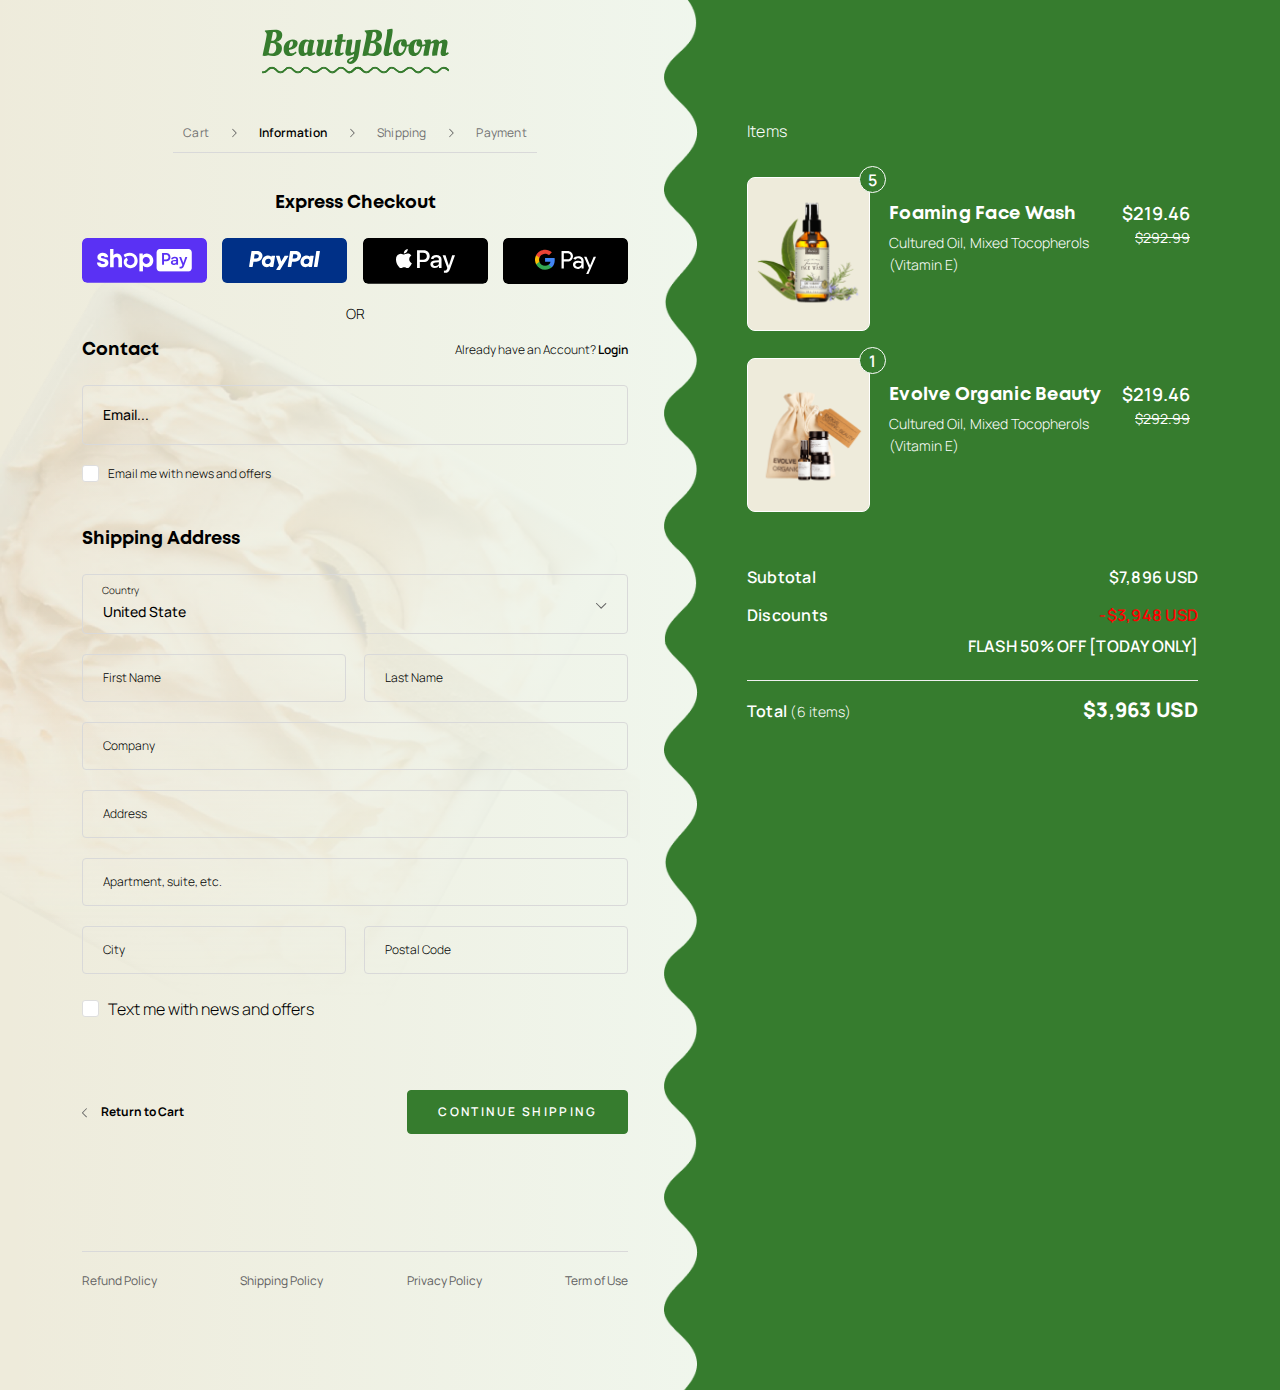
<file: checkout.html>
<!DOCTYPE html>
<html lang="en">
  <head>
    <meta charset="UTF-8" />
    <meta name="viewport" content="width=device-width, initial-scale=1.0" />
    <title>Check out</title>
    <link rel="stylesheet" href="assets/bootstrap/css/bootstrap.min.css" />
    <link rel="stylesheet" href="assets/swiper/swiper-bundle.min.css" />
    <link rel="stylesheet" href="assets/css/style.css" />
  </head>
  <body>
    <main class="position-relative">
      <!-- START CHECKOUT BACKGROUND -->
      <div class="checkout-bg">
        <div class="checkout-bg-left">
          <div class="checkout-bg-img">
            <img src="assets/images/checkout-img-bg.png" />
          </div>
        </div>
        <div class="checkout-bg-right"></div>
      </div>
      <!-- END CHECKOUT BACKGROUND -->

      <div class="container">
        <div class="row justify-content-between flex-lg-row-reverse">
          <div class="col-xl-5 col-lg-6 col-md-12 col-12">
            <a
              href="homepage.html"
              class="checkout-logo d-flex d-lg-none"
              title="Beauty Bloom"
            >
              <img
                src="assets/images/Logo.svg"
                alt="Beauty Bloom"
                title="Beauty Bloom"
              />
            </a>
            <div class="checkout-breadcrumb d-flex d-lg-none">
              <a href="#" title="Home" class="breadcrumb-link">Cart</a>
              <a
                href="#"
                title="Shopping Cart"
                class="breadcrumb-link breadcrumb-link-current"
                >Information</a
              >
              <a href="#" title="Shopping Cart" class="breadcrumb-link"
                >Shipping</a
              >
              <a href="#" title="Shopping Cart" class="breadcrumb-link"
                >Payment</a
              >
            </div>
            <!-- START PAYMENT -->
            <section id="fhm-payment" class="payment left-space">
              <h3>Items</h3>
              <div class="payment-list">
                <div class="payment-product">
                  <div class="payment-product-img">
                    <img
                      src="./assets/images/checkout-1.png"
                      title="Foaming Face Wash"
                      alt="Foaming Face Wash"
                    />
                    <span class="count">5</span>
                  </div>
                  <div class="payment-product-info">
                    <a href="#" title="Foaming Face Wash">Foaming Face Wash</a>
                    <p>Cultured Oil, Mixed Tocopherols (Vitamin E)</p>
                  </div>
                  <div class="payment-product-price">
                    <span class="current">$219.46</span>
                    <span class="origin">$292.99</span>
                  </div>
                </div>
                <div class="payment-product">
                  <div class="payment-product-img">
                    <img
                      src="./assets/images/checkout-2.png"
                      title="Evolve Organic Beauty"
                      alt="Evolve Organic Beauty"
                    />
                    <span class="count">1</span>
                  </div>
                  <div class="payment-product-info">
                    <a href="#" title="Evolve Organic Beauty"
                      >Evolve Organic Beauty</a
                    >
                    <p>Cultured Oil, Mixed Tocopherols (Vitamin E)</p>
                  </div>
                  <div class="payment-product-price">
                    <span class="current">$219.46</span>
                    <span class="origin">$292.99</span>
                  </div>
                </div>
                <div class="payment-product">
                  <div class="payment-product-img">
                    <img
                      src="./assets/images/checkout-1.png"
                      title="Foaming Face Wash"
                      alt="Foaming Face Wash"
                    />
                    <span class="count">5</span>
                  </div>
                  <div class="payment-product-info">
                    <a href="#" title="Foaming Face Wash">Foaming Face Wash</a>
                    <p>Cultured Oil, Mixed Tocopherols (Vitamin E)</p>
                  </div>
                  <div class="payment-product-price">$18.76</div>
                </div>
                <div class="payment-product">
                  <div class="payment-product-img">
                    <img
                      src="./assets/images/checkout-2.png"
                      title="Evolve Organic Beauty"
                      alt="Evolve Organic Beauty"
                    />
                    <span class="count">1</span>
                  </div>
                  <div class="payment-product-info">
                    <a href="#" title="Evolve Organic Beauty"
                      >Evolve Organic Beauty</a
                    >
                    <p>Cultured Oil, Mixed Tocopherols (Vitamin E)</p>
                  </div>
                  <div class="payment-product-price">
                    <span class="current">$219.46</span>
                    <span class="origin">$292.99</span>
                  </div>
                </div>
              </div>
              <div class="payment-bill">
                <table class="table">
                  <tbody>
                    <tr>
                      <th>Subtotal</th>
                      <td>$7,896 USD</td>
                    </tr>
                    <tr>
                      <th>Discounts</th>
                      <td>
                        <span>-$3,948 USD</span>FLASH 50% OFF [TODAY ONLY]
                      </td>
                    </tr>
                  </tbody>
                  <tfoot>
                    <tr>
                      <th>Total<span> (6 items)</span></th>
                      <td>$3,963 USD</td>
                    </tr>
                  </tfoot>
                </table>
              </div>
            </section>
            <!-- END PAYMENT -->
          </div>
          <div class="col-xl-6 col-lg-6 col-md-12 col-12">
            <!-- START CHECKOUT -->
            <section class="checkout">
              <a
                href="homepage.html"
                class="checkout-logo d-none d-lg-flex"
                title="Beauty Bloom"
              >
                <img
                  src="assets/images/Logo.svg"
                  alt="Beauty Bloom"
                  title="Beauty Bloom"
                />
              </a>
              <section class="checkout-breadcrumb d-none d-lg-flex">
                <a href="#" title="Home" class="breadcrumb-link">Cart</a>
                <a
                  href="#"
                  title="Shopping Cart"
                  class="breadcrumb-link breadcrumb-link-current"
                  >Information</a
                >
                <a href="#" title="Shopping Cart" class="breadcrumb-link"
                  >Shipping</a
                >
                <a href="#" title="Shopping Cart" class="breadcrumb-link"
                  >Payment</a
                >
              </section>
              <div class="checkout-express">
                <h4>Express Checkout</h4>
                <div class="checkout-express-select">
                  <a href="#" title="ShopPay">
                    <img
                      src="assets/images/shoppay.svg"
                      alt="ShopPay"
                      title="ShopPay"
                    />
                  </a>
                  <a href="#" title="PayPal">
                    <img
                      src="assets/images/paypal.svg"
                      alt="PayPal"
                      title="PayPal"
                    />
                  </a>
                  <a href="#" title="Apple Pay">
                    <img
                      src="assets/images/applepay.svg"
                      alt="Apple Pay"
                      title="Apple Pay"
                    />
                  </a>
                  <a href="#" title="Google Pay">
                    <img
                      src="assets/images/ggpay.svg"
                      alt="Google Pay"
                      title="Google Pay"
                    />
                  </a>
                </div>
              </div>
              <h6 class="checkout-or d-none d-lg-block">Or</h6>
              <form class="main-form">
                <div class="main-form-group d-none d-lg-block">
                  <div class="main-form-heading">
                    <h4>Contact</h4>
                    <p>
                      Already have an Account?
                      <a href="#" title="Login">Login</a>
                    </p>
                  </div>
                  <div class="position-relative">
                    <div class="main-form-wrapper main-form-large">
                      <input
                        type="email"
                        class="form-control main-form-control"
                        id="email-checkout"
                        placeholder="Email..."
                      />
                      <div class="clear-input position-absolute d-none">
                        <svg
                          width="16"
                          height="16"
                          viewBox="0 0 16 16"
                          fill="none"
                          xmlns="http://www.w3.org/2000/svg"
                        >
                          <path
                            d="M7.38593 16C7.77797 16 8.16965 16 8.56169 16C8.80162 15.965 9.04192 15.9346 9.28078 15.8943C11.2752 15.5561 12.9405 14.6182 14.1902 13.0282C15.9833 10.7468 16.4739 8.1725 15.5295 5.42536C14.5351 2.5325 12.4614 0.783926 9.47216 0.142855C9.17224 0.0785694 8.86518 0.0471411 8.56169 0.000354767H7.42164C7.39379 0.00964069 7.36629 0.0221405 7.33773 0.0274973C6.83144 0.118212 6.31372 0.168569 5.81992 0.304641C1.40539 1.52071 -1.10358 6.35321 0.474568 10.6632C1.51429 13.5025 3.56124 15.2254 6.51331 15.8589C6.80109 15.9207 7.09494 15.9536 7.38593 16ZM7.1892 8.00428C7.13243 7.94393 7.08923 7.89607 7.04388 7.85036C6.42333 7.21857 5.80136 6.58786 5.18224 5.95464C4.99086 5.75893 4.95587 5.48786 5.08155 5.26571C5.20152 5.05393 5.44145 4.935 5.68889 5.00286C5.81278 5.03714 5.93739 5.11786 6.02987 5.21C6.54866 5.725 7.05781 6.25 7.57017 6.77143C7.70656 6.91036 7.84367 7.04857 7.98756 7.19393C8.04576 7.13857 8.09324 7.09536 8.13859 7.05C8.76021 6.4275 9.38004 5.80321 10.0031 5.18214C10.2837 4.9025 10.6758 4.92107 10.9021 5.21821C11.0871 5.46071 11.0546 5.76107 10.8097 6.00428C10.177 6.6325 9.54178 7.25821 8.90802 7.88536C8.8716 7.92143 8.83911 7.96178 8.80805 7.99643C9.02442 8.21821 9.22901 8.43286 9.43931 8.64214C9.89455 9.09464 10.3566 9.54071 10.8082 9.99679C11.1449 10.3368 11.0089 10.8682 10.5608 10.9846C10.3319 11.0443 10.1434 10.9621 9.98131 10.7989C9.36505 10.1793 8.74664 9.56214 8.13216 8.94071C8.08789 8.89571 8.07075 8.82393 8.03969 8.7625C7.94721 8.85 7.91615 8.8775 7.88723 8.90643C7.27418 9.52071 6.66041 10.1343 6.04879 10.75C5.89776 10.9021 5.72566 10.9957 5.50786 10.9536C5.28792 10.9107 5.13439 10.7832 5.06405 10.5632C4.98836 10.3257 5.06512 10.1314 5.23222 9.96393C5.87848 9.31571 6.52545 8.66857 7.18813 8.00464L7.1892 8.00428Z"
                            fill="#C8C8C8"
                          ></path>
                        </svg>
                      </div>
                    </div>
                  </div>
                  <div class="main-form-check">
                    <div class="checkbox checkbox-green">
                      <input
                        class=""
                        type="checkbox"
                        value="emailWithNews"
                        id="email-with-me"
                      />
                      <span class="checkmark">
                        <svg
                          width="12"
                          height="10"
                          viewBox="0 0 12 10"
                          fill="none"
                          xmlns="http://www.w3.org/2000/svg"
                        >
                          <path
                            d="M11.9999 1.06561C11.9172 1.17643 11.8473 1.3004 11.7505 1.39619C9.20965 3.94004 6.66713 6.48248 4.12297 9.02351C4.03047 9.11601 3.93514 9.19842 3.79756 9.21486C3.61935 9.23622 3.48177 9.16626 3.35851 9.04276C2.29946 7.98199 1.23931 6.922 0.178071 5.86279C0.161635 5.84636 0.144965 5.82992 0.129469 5.81231C0.005032 5.67144 -0.0348819 5.51085 0.0308586 5.33475C0.0965992 5.15866 0.229254 5.05841 0.415441 5.03423C0.475718 5.02661 0.536922 5.03166 0.595138 5.04904C0.653355 5.06642 0.707304 5.09576 0.753535 5.13519C0.792327 5.16783 0.829321 5.20255 0.864355 5.2392C1.78691 6.16082 2.70908 7.08275 3.63086 8.005C3.65895 8.03747 3.68447 8.07209 3.70716 8.10854L3.7607 8.12262C3.78746 8.08013 3.80765 8.03035 3.84217 7.9956C6.27676 5.5607 8.71198 3.12626 11.1478 0.692297C11.2493 0.590634 11.3568 0.506345 11.5096 0.500475C11.7679 0.490614 11.9099 0.635009 11.9999 0.85477V1.06561Z"
                            fill="white"
                          />
                        </svg>
                      </span>
                    </div>
                    <label for="email-with-me"
                      >Email me with news and offers</label
                    >
                  </div>
                </div>
                <div class="main-form-group">
                  <div class="main-form-heading">
                    <h4>Shipping Address</h4>
                  </div>
                  <div class="main-form-select">
                    <label>Country</label>
                    <select class="main-form-control">
                      <option selected value="United State">
                        United State
                      </option>
                      <option value="Vietnam">Vietnam</option>
                    </select>
                    <div class="select-mark">
                      <svg
                        width="11"
                        height="6"
                        viewBox="0 0 11 6"
                        fill="none"
                        xmlns="http://www.w3.org/2000/svg"
                      >
                        <path
                          d="M5.156 4.52258C5.21847 4.44839 5.25362 4.40153 5.29657 4.35857C6.68278 2.97237 8.06898 1.58226 9.45909 0.199959C9.545 0.114053 9.66214 0.043767 9.77929 0.0125285C9.95891 -0.0382339 10.1541 0.0710999 10.2479 0.235102C10.3416 0.399103 10.3299 0.606058 10.2088 0.758345C10.1737 0.805203 10.1307 0.844251 10.0878 0.887204C8.58051 2.39446 7.07326 3.90171 5.566 5.41287C5.27314 5.70573 5.03885 5.70573 4.7499 5.41678C3.22702 3.8939 1.70805 2.37103 0.185181 0.852061C0.0407028 0.707584 -0.041298 0.547486 0.0211789 0.340532C0.114894 0.0242427 0.489755 -0.0968065 0.751377 0.102339C0.798235 0.137482 0.837283 0.180435 0.880236 0.223388C2.26254 1.60569 3.64874 2.99189 5.03104 4.37419C5.07009 4.40934 5.10133 4.4562 5.156 4.52258Z"
                          fill="#616161"
                        />
                      </svg>
                    </div>
                  </div>
                  <div class="row">
                    <div class="col main-form-left">
                      <div class="main-form-wrapper">
                        <input
                          type="text"
                          class="form-control main-form-control"
                          id="first-name"
                          placeholder="First Name"
                        />
                        <div class="clear-input position-absolute d-none">
                          <svg
                            width="16"
                            height="16"
                            viewBox="0 0 16 16"
                            fill="none"
                            xmlns="http://www.w3.org/2000/svg"
                          >
                            <path
                              d="M7.38593 16C7.77797 16 8.16965 16 8.56169 16C8.80162 15.965 9.04192 15.9346 9.28078 15.8943C11.2752 15.5561 12.9405 14.6182 14.1902 13.0282C15.9833 10.7468 16.4739 8.1725 15.5295 5.42536C14.5351 2.5325 12.4614 0.783926 9.47216 0.142855C9.17224 0.0785694 8.86518 0.0471411 8.56169 0.000354767H7.42164C7.39379 0.00964069 7.36629 0.0221405 7.33773 0.0274973C6.83144 0.118212 6.31372 0.168569 5.81992 0.304641C1.40539 1.52071 -1.10358 6.35321 0.474568 10.6632C1.51429 13.5025 3.56124 15.2254 6.51331 15.8589C6.80109 15.9207 7.09494 15.9536 7.38593 16ZM7.1892 8.00428C7.13243 7.94393 7.08923 7.89607 7.04388 7.85036C6.42333 7.21857 5.80136 6.58786 5.18224 5.95464C4.99086 5.75893 4.95587 5.48786 5.08155 5.26571C5.20152 5.05393 5.44145 4.935 5.68889 5.00286C5.81278 5.03714 5.93739 5.11786 6.02987 5.21C6.54866 5.725 7.05781 6.25 7.57017 6.77143C7.70656 6.91036 7.84367 7.04857 7.98756 7.19393C8.04576 7.13857 8.09324 7.09536 8.13859 7.05C8.76021 6.4275 9.38004 5.80321 10.0031 5.18214C10.2837 4.9025 10.6758 4.92107 10.9021 5.21821C11.0871 5.46071 11.0546 5.76107 10.8097 6.00428C10.177 6.6325 9.54178 7.25821 8.90802 7.88536C8.8716 7.92143 8.83911 7.96178 8.80805 7.99643C9.02442 8.21821 9.22901 8.43286 9.43931 8.64214C9.89455 9.09464 10.3566 9.54071 10.8082 9.99679C11.1449 10.3368 11.0089 10.8682 10.5608 10.9846C10.3319 11.0443 10.1434 10.9621 9.98131 10.7989C9.36505 10.1793 8.74664 9.56214 8.13216 8.94071C8.08789 8.89571 8.07075 8.82393 8.03969 8.7625C7.94721 8.85 7.91615 8.8775 7.88723 8.90643C7.27418 9.52071 6.66041 10.1343 6.04879 10.75C5.89776 10.9021 5.72566 10.9957 5.50786 10.9536C5.28792 10.9107 5.13439 10.7832 5.06405 10.5632C4.98836 10.3257 5.06512 10.1314 5.23222 9.96393C5.87848 9.31571 6.52545 8.66857 7.18813 8.00464L7.1892 8.00428Z"
                              fill="#C8C8C8"
                            ></path>
                          </svg>
                        </div>
                      </div>
                    </div>
                    <div class="col main-form-right">
                      <div class="main-form-wrapper">
                        <input
                          type="text"
                          class="form-control main-form-control"
                          id="last-name"
                          placeholder="Last Name"
                        />
                        <div class="clear-input position-absolute d-none">
                          <svg
                            width="16"
                            height="16"
                            viewBox="0 0 16 16"
                            fill="none"
                            xmlns="http://www.w3.org/2000/svg"
                          >
                            <path
                              d="M7.38593 16C7.77797 16 8.16965 16 8.56169 16C8.80162 15.965 9.04192 15.9346 9.28078 15.8943C11.2752 15.5561 12.9405 14.6182 14.1902 13.0282C15.9833 10.7468 16.4739 8.1725 15.5295 5.42536C14.5351 2.5325 12.4614 0.783926 9.47216 0.142855C9.17224 0.0785694 8.86518 0.0471411 8.56169 0.000354767H7.42164C7.39379 0.00964069 7.36629 0.0221405 7.33773 0.0274973C6.83144 0.118212 6.31372 0.168569 5.81992 0.304641C1.40539 1.52071 -1.10358 6.35321 0.474568 10.6632C1.51429 13.5025 3.56124 15.2254 6.51331 15.8589C6.80109 15.9207 7.09494 15.9536 7.38593 16ZM7.1892 8.00428C7.13243 7.94393 7.08923 7.89607 7.04388 7.85036C6.42333 7.21857 5.80136 6.58786 5.18224 5.95464C4.99086 5.75893 4.95587 5.48786 5.08155 5.26571C5.20152 5.05393 5.44145 4.935 5.68889 5.00286C5.81278 5.03714 5.93739 5.11786 6.02987 5.21C6.54866 5.725 7.05781 6.25 7.57017 6.77143C7.70656 6.91036 7.84367 7.04857 7.98756 7.19393C8.04576 7.13857 8.09324 7.09536 8.13859 7.05C8.76021 6.4275 9.38004 5.80321 10.0031 5.18214C10.2837 4.9025 10.6758 4.92107 10.9021 5.21821C11.0871 5.46071 11.0546 5.76107 10.8097 6.00428C10.177 6.6325 9.54178 7.25821 8.90802 7.88536C8.8716 7.92143 8.83911 7.96178 8.80805 7.99643C9.02442 8.21821 9.22901 8.43286 9.43931 8.64214C9.89455 9.09464 10.3566 9.54071 10.8082 9.99679C11.1449 10.3368 11.0089 10.8682 10.5608 10.9846C10.3319 11.0443 10.1434 10.9621 9.98131 10.7989C9.36505 10.1793 8.74664 9.56214 8.13216 8.94071C8.08789 8.89571 8.07075 8.82393 8.03969 8.7625C7.94721 8.85 7.91615 8.8775 7.88723 8.90643C7.27418 9.52071 6.66041 10.1343 6.04879 10.75C5.89776 10.9021 5.72566 10.9957 5.50786 10.9536C5.28792 10.9107 5.13439 10.7832 5.06405 10.5632C4.98836 10.3257 5.06512 10.1314 5.23222 9.96393C5.87848 9.31571 6.52545 8.66857 7.18813 8.00464L7.1892 8.00428Z"
                              fill="#C8C8C8"
                            ></path>
                          </svg>
                        </div>
                      </div>
                    </div>
                  </div>
                  <div class="main-form-wrapper">
                    <input
                      type="text"
                      class="form-control main-form-control"
                      id="company-checkout"
                      placeholder="Company"
                    />
                    <div class="clear-input position-absolute d-none">
                      <svg
                        width="16"
                        height="16"
                        viewBox="0 0 16 16"
                        fill="none"
                        xmlns="http://www.w3.org/2000/svg"
                      >
                        <path
                          d="M7.38593 16C7.77797 16 8.16965 16 8.56169 16C8.80162 15.965 9.04192 15.9346 9.28078 15.8943C11.2752 15.5561 12.9405 14.6182 14.1902 13.0282C15.9833 10.7468 16.4739 8.1725 15.5295 5.42536C14.5351 2.5325 12.4614 0.783926 9.47216 0.142855C9.17224 0.0785694 8.86518 0.0471411 8.56169 0.000354767H7.42164C7.39379 0.00964069 7.36629 0.0221405 7.33773 0.0274973C6.83144 0.118212 6.31372 0.168569 5.81992 0.304641C1.40539 1.52071 -1.10358 6.35321 0.474568 10.6632C1.51429 13.5025 3.56124 15.2254 6.51331 15.8589C6.80109 15.9207 7.09494 15.9536 7.38593 16ZM7.1892 8.00428C7.13243 7.94393 7.08923 7.89607 7.04388 7.85036C6.42333 7.21857 5.80136 6.58786 5.18224 5.95464C4.99086 5.75893 4.95587 5.48786 5.08155 5.26571C5.20152 5.05393 5.44145 4.935 5.68889 5.00286C5.81278 5.03714 5.93739 5.11786 6.02987 5.21C6.54866 5.725 7.05781 6.25 7.57017 6.77143C7.70656 6.91036 7.84367 7.04857 7.98756 7.19393C8.04576 7.13857 8.09324 7.09536 8.13859 7.05C8.76021 6.4275 9.38004 5.80321 10.0031 5.18214C10.2837 4.9025 10.6758 4.92107 10.9021 5.21821C11.0871 5.46071 11.0546 5.76107 10.8097 6.00428C10.177 6.6325 9.54178 7.25821 8.90802 7.88536C8.8716 7.92143 8.83911 7.96178 8.80805 7.99643C9.02442 8.21821 9.22901 8.43286 9.43931 8.64214C9.89455 9.09464 10.3566 9.54071 10.8082 9.99679C11.1449 10.3368 11.0089 10.8682 10.5608 10.9846C10.3319 11.0443 10.1434 10.9621 9.98131 10.7989C9.36505 10.1793 8.74664 9.56214 8.13216 8.94071C8.08789 8.89571 8.07075 8.82393 8.03969 8.7625C7.94721 8.85 7.91615 8.8775 7.88723 8.90643C7.27418 9.52071 6.66041 10.1343 6.04879 10.75C5.89776 10.9021 5.72566 10.9957 5.50786 10.9536C5.28792 10.9107 5.13439 10.7832 5.06405 10.5632C4.98836 10.3257 5.06512 10.1314 5.23222 9.96393C5.87848 9.31571 6.52545 8.66857 7.18813 8.00464L7.1892 8.00428Z"
                          fill="#C8C8C8"
                        ></path>
                      </svg>
                    </div>
                  </div>
                  <div class="main-form-wrapper">
                    <input
                      type="text"
                      class="form-control main-form-control"
                      id="address-checkout"
                      placeholder="Address"
                    />
                    <div class="clear-input position-absolute d-none">
                      <svg
                        width="16"
                        height="16"
                        viewBox="0 0 16 16"
                        fill="none"
                        xmlns="http://www.w3.org/2000/svg"
                      >
                        <path
                          d="M7.38593 16C7.77797 16 8.16965 16 8.56169 16C8.80162 15.965 9.04192 15.9346 9.28078 15.8943C11.2752 15.5561 12.9405 14.6182 14.1902 13.0282C15.9833 10.7468 16.4739 8.1725 15.5295 5.42536C14.5351 2.5325 12.4614 0.783926 9.47216 0.142855C9.17224 0.0785694 8.86518 0.0471411 8.56169 0.000354767H7.42164C7.39379 0.00964069 7.36629 0.0221405 7.33773 0.0274973C6.83144 0.118212 6.31372 0.168569 5.81992 0.304641C1.40539 1.52071 -1.10358 6.35321 0.474568 10.6632C1.51429 13.5025 3.56124 15.2254 6.51331 15.8589C6.80109 15.9207 7.09494 15.9536 7.38593 16ZM7.1892 8.00428C7.13243 7.94393 7.08923 7.89607 7.04388 7.85036C6.42333 7.21857 5.80136 6.58786 5.18224 5.95464C4.99086 5.75893 4.95587 5.48786 5.08155 5.26571C5.20152 5.05393 5.44145 4.935 5.68889 5.00286C5.81278 5.03714 5.93739 5.11786 6.02987 5.21C6.54866 5.725 7.05781 6.25 7.57017 6.77143C7.70656 6.91036 7.84367 7.04857 7.98756 7.19393C8.04576 7.13857 8.09324 7.09536 8.13859 7.05C8.76021 6.4275 9.38004 5.80321 10.0031 5.18214C10.2837 4.9025 10.6758 4.92107 10.9021 5.21821C11.0871 5.46071 11.0546 5.76107 10.8097 6.00428C10.177 6.6325 9.54178 7.25821 8.90802 7.88536C8.8716 7.92143 8.83911 7.96178 8.80805 7.99643C9.02442 8.21821 9.22901 8.43286 9.43931 8.64214C9.89455 9.09464 10.3566 9.54071 10.8082 9.99679C11.1449 10.3368 11.0089 10.8682 10.5608 10.9846C10.3319 11.0443 10.1434 10.9621 9.98131 10.7989C9.36505 10.1793 8.74664 9.56214 8.13216 8.94071C8.08789 8.89571 8.07075 8.82393 8.03969 8.7625C7.94721 8.85 7.91615 8.8775 7.88723 8.90643C7.27418 9.52071 6.66041 10.1343 6.04879 10.75C5.89776 10.9021 5.72566 10.9957 5.50786 10.9536C5.28792 10.9107 5.13439 10.7832 5.06405 10.5632C4.98836 10.3257 5.06512 10.1314 5.23222 9.96393C5.87848 9.31571 6.52545 8.66857 7.18813 8.00464L7.1892 8.00428Z"
                          fill="#C8C8C8"
                        ></path>
                      </svg>
                    </div>
                  </div>
                  <div class="main-form-wrapper">
                    <input
                      type="text"
                      class="form-control main-form-control"
                      id="apartment-checkout"
                      placeholder="Apartment, suite, etc."
                    />
                    <div class="clear-input position-absolute d-none">
                      <svg
                        width="16"
                        height="16"
                        viewBox="0 0 16 16"
                        fill="none"
                        xmlns="http://www.w3.org/2000/svg"
                      >
                        <path
                          d="M7.38593 16C7.77797 16 8.16965 16 8.56169 16C8.80162 15.965 9.04192 15.9346 9.28078 15.8943C11.2752 15.5561 12.9405 14.6182 14.1902 13.0282C15.9833 10.7468 16.4739 8.1725 15.5295 5.42536C14.5351 2.5325 12.4614 0.783926 9.47216 0.142855C9.17224 0.0785694 8.86518 0.0471411 8.56169 0.000354767H7.42164C7.39379 0.00964069 7.36629 0.0221405 7.33773 0.0274973C6.83144 0.118212 6.31372 0.168569 5.81992 0.304641C1.40539 1.52071 -1.10358 6.35321 0.474568 10.6632C1.51429 13.5025 3.56124 15.2254 6.51331 15.8589C6.80109 15.9207 7.09494 15.9536 7.38593 16ZM7.1892 8.00428C7.13243 7.94393 7.08923 7.89607 7.04388 7.85036C6.42333 7.21857 5.80136 6.58786 5.18224 5.95464C4.99086 5.75893 4.95587 5.48786 5.08155 5.26571C5.20152 5.05393 5.44145 4.935 5.68889 5.00286C5.81278 5.03714 5.93739 5.11786 6.02987 5.21C6.54866 5.725 7.05781 6.25 7.57017 6.77143C7.70656 6.91036 7.84367 7.04857 7.98756 7.19393C8.04576 7.13857 8.09324 7.09536 8.13859 7.05C8.76021 6.4275 9.38004 5.80321 10.0031 5.18214C10.2837 4.9025 10.6758 4.92107 10.9021 5.21821C11.0871 5.46071 11.0546 5.76107 10.8097 6.00428C10.177 6.6325 9.54178 7.25821 8.90802 7.88536C8.8716 7.92143 8.83911 7.96178 8.80805 7.99643C9.02442 8.21821 9.22901 8.43286 9.43931 8.64214C9.89455 9.09464 10.3566 9.54071 10.8082 9.99679C11.1449 10.3368 11.0089 10.8682 10.5608 10.9846C10.3319 11.0443 10.1434 10.9621 9.98131 10.7989C9.36505 10.1793 8.74664 9.56214 8.13216 8.94071C8.08789 8.89571 8.07075 8.82393 8.03969 8.7625C7.94721 8.85 7.91615 8.8775 7.88723 8.90643C7.27418 9.52071 6.66041 10.1343 6.04879 10.75C5.89776 10.9021 5.72566 10.9957 5.50786 10.9536C5.28792 10.9107 5.13439 10.7832 5.06405 10.5632C4.98836 10.3257 5.06512 10.1314 5.23222 9.96393C5.87848 9.31571 6.52545 8.66857 7.18813 8.00464L7.1892 8.00428Z"
                          fill="#C8C8C8"
                        ></path>
                      </svg>
                    </div>
                  </div>
                  <div class="row">
                    <div class="col main-form-left">
                      <div class="main-form-wrapper">
                        <input
                          type="text"
                          class="form-control main-form-control"
                          id="city-checkout"
                          placeholder="City"
                        />
                        <div class="clear-input position-absolute d-none">
                          <svg
                            width="16"
                            height="16"
                            viewBox="0 0 16 16"
                            fill="none"
                            xmlns="http://www.w3.org/2000/svg"
                          >
                            <path
                              d="M7.38593 16C7.77797 16 8.16965 16 8.56169 16C8.80162 15.965 9.04192 15.9346 9.28078 15.8943C11.2752 15.5561 12.9405 14.6182 14.1902 13.0282C15.9833 10.7468 16.4739 8.1725 15.5295 5.42536C14.5351 2.5325 12.4614 0.783926 9.47216 0.142855C9.17224 0.0785694 8.86518 0.0471411 8.56169 0.000354767H7.42164C7.39379 0.00964069 7.36629 0.0221405 7.33773 0.0274973C6.83144 0.118212 6.31372 0.168569 5.81992 0.304641C1.40539 1.52071 -1.10358 6.35321 0.474568 10.6632C1.51429 13.5025 3.56124 15.2254 6.51331 15.8589C6.80109 15.9207 7.09494 15.9536 7.38593 16ZM7.1892 8.00428C7.13243 7.94393 7.08923 7.89607 7.04388 7.85036C6.42333 7.21857 5.80136 6.58786 5.18224 5.95464C4.99086 5.75893 4.95587 5.48786 5.08155 5.26571C5.20152 5.05393 5.44145 4.935 5.68889 5.00286C5.81278 5.03714 5.93739 5.11786 6.02987 5.21C6.54866 5.725 7.05781 6.25 7.57017 6.77143C7.70656 6.91036 7.84367 7.04857 7.98756 7.19393C8.04576 7.13857 8.09324 7.09536 8.13859 7.05C8.76021 6.4275 9.38004 5.80321 10.0031 5.18214C10.2837 4.9025 10.6758 4.92107 10.9021 5.21821C11.0871 5.46071 11.0546 5.76107 10.8097 6.00428C10.177 6.6325 9.54178 7.25821 8.90802 7.88536C8.8716 7.92143 8.83911 7.96178 8.80805 7.99643C9.02442 8.21821 9.22901 8.43286 9.43931 8.64214C9.89455 9.09464 10.3566 9.54071 10.8082 9.99679C11.1449 10.3368 11.0089 10.8682 10.5608 10.9846C10.3319 11.0443 10.1434 10.9621 9.98131 10.7989C9.36505 10.1793 8.74664 9.56214 8.13216 8.94071C8.08789 8.89571 8.07075 8.82393 8.03969 8.7625C7.94721 8.85 7.91615 8.8775 7.88723 8.90643C7.27418 9.52071 6.66041 10.1343 6.04879 10.75C5.89776 10.9021 5.72566 10.9957 5.50786 10.9536C5.28792 10.9107 5.13439 10.7832 5.06405 10.5632C4.98836 10.3257 5.06512 10.1314 5.23222 9.96393C5.87848 9.31571 6.52545 8.66857 7.18813 8.00464L7.1892 8.00428Z"
                              fill="#C8C8C8"
                            ></path>
                          </svg>
                        </div>
                      </div>
                    </div>
                    <div class="col main-form-right">
                      <div class="main-form-wrapper">
                        <input
                          type="text"
                          class="form-control main-form-control"
                          id="code-checkout"
                          placeholder="Postal Code"
                        />
                        <div class="clear-input position-absolute d-none">
                          <svg
                            width="16"
                            height="16"
                            viewBox="0 0 16 16"
                            fill="none"
                            xmlns="http://www.w3.org/2000/svg"
                          >
                            <path
                              d="M7.38593 16C7.77797 16 8.16965 16 8.56169 16C8.80162 15.965 9.04192 15.9346 9.28078 15.8943C11.2752 15.5561 12.9405 14.6182 14.1902 13.0282C15.9833 10.7468 16.4739 8.1725 15.5295 5.42536C14.5351 2.5325 12.4614 0.783926 9.47216 0.142855C9.17224 0.0785694 8.86518 0.0471411 8.56169 0.000354767H7.42164C7.39379 0.00964069 7.36629 0.0221405 7.33773 0.0274973C6.83144 0.118212 6.31372 0.168569 5.81992 0.304641C1.40539 1.52071 -1.10358 6.35321 0.474568 10.6632C1.51429 13.5025 3.56124 15.2254 6.51331 15.8589C6.80109 15.9207 7.09494 15.9536 7.38593 16ZM7.1892 8.00428C7.13243 7.94393 7.08923 7.89607 7.04388 7.85036C6.42333 7.21857 5.80136 6.58786 5.18224 5.95464C4.99086 5.75893 4.95587 5.48786 5.08155 5.26571C5.20152 5.05393 5.44145 4.935 5.68889 5.00286C5.81278 5.03714 5.93739 5.11786 6.02987 5.21C6.54866 5.725 7.05781 6.25 7.57017 6.77143C7.70656 6.91036 7.84367 7.04857 7.98756 7.19393C8.04576 7.13857 8.09324 7.09536 8.13859 7.05C8.76021 6.4275 9.38004 5.80321 10.0031 5.18214C10.2837 4.9025 10.6758 4.92107 10.9021 5.21821C11.0871 5.46071 11.0546 5.76107 10.8097 6.00428C10.177 6.6325 9.54178 7.25821 8.90802 7.88536C8.8716 7.92143 8.83911 7.96178 8.80805 7.99643C9.02442 8.21821 9.22901 8.43286 9.43931 8.64214C9.89455 9.09464 10.3566 9.54071 10.8082 9.99679C11.1449 10.3368 11.0089 10.8682 10.5608 10.9846C10.3319 11.0443 10.1434 10.9621 9.98131 10.7989C9.36505 10.1793 8.74664 9.56214 8.13216 8.94071C8.08789 8.89571 8.07075 8.82393 8.03969 8.7625C7.94721 8.85 7.91615 8.8775 7.88723 8.90643C7.27418 9.52071 6.66041 10.1343 6.04879 10.75C5.89776 10.9021 5.72566 10.9957 5.50786 10.9536C5.28792 10.9107 5.13439 10.7832 5.06405 10.5632C4.98836 10.3257 5.06512 10.1314 5.23222 9.96393C5.87848 9.31571 6.52545 8.66857 7.18813 8.00464L7.1892 8.00428Z"
                              fill="#C8C8C8"
                            ></path>
                          </svg>
                        </div>
                      </div>
                    </div>
                  </div>
                  <div class="main-form-check main-form-check-large">
                    <div class="checkbox checkbox-green">
                      <input
                        class=""
                        type="checkbox"
                        value="emailWithNews"
                        id="text-with-me"
                      />
                      <span class="checkmark">
                        <svg
                          width="12"
                          height="10"
                          viewBox="0 0 12 10"
                          fill="none"
                          xmlns="http://www.w3.org/2000/svg"
                        >
                          <path
                            d="M11.9999 1.06561C11.9172 1.17643 11.8473 1.3004 11.7505 1.39619C9.20965 3.94004 6.66713 6.48248 4.12297 9.02351C4.03047 9.11601 3.93514 9.19842 3.79756 9.21486C3.61935 9.23622 3.48177 9.16626 3.35851 9.04276C2.29946 7.98199 1.23931 6.922 0.178071 5.86279C0.161635 5.84636 0.144965 5.82992 0.129469 5.81231C0.005032 5.67144 -0.0348819 5.51085 0.0308586 5.33475C0.0965992 5.15866 0.229254 5.05841 0.415441 5.03423C0.475718 5.02661 0.536922 5.03166 0.595138 5.04904C0.653355 5.06642 0.707304 5.09576 0.753535 5.13519C0.792327 5.16783 0.829321 5.20255 0.864355 5.2392C1.78691 6.16082 2.70908 7.08275 3.63086 8.005C3.65895 8.03747 3.68447 8.07209 3.70716 8.10854L3.7607 8.12262C3.78746 8.08013 3.80765 8.03035 3.84217 7.9956C6.27676 5.5607 8.71198 3.12626 11.1478 0.692297C11.2493 0.590634 11.3568 0.506345 11.5096 0.500475C11.7679 0.490614 11.9099 0.635009 11.9999 0.85477V1.06561Z"
                            fill="white"
                          />
                        </svg>
                      </span>
                    </div>
                    <label for="text-with-me"
                      >Text me with news and offers</label
                    >
                  </div>
                  <div class="main-form-btn">
                    <a href="#" title="Return to Cart"
                      ><svg
                        width="5"
                        height="10"
                        viewBox="0 0 5 10"
                        fill="none"
                        xmlns="http://www.w3.org/2000/svg"
                      >
                        <path
                          d="M0.969059 4.80919C1.03382 4.75465 1.07473 4.72397 1.11222 4.68648C2.3223 3.4764 3.53578 2.26633 4.74244 1.05285C4.81743 0.977859 4.87879 0.8756 4.90606 0.77334C4.95037 0.616542 4.85493 0.446109 4.71176 0.364301C4.5686 0.282493 4.38794 0.292719 4.255 0.398387C4.2141 0.429066 4.18001 0.46656 4.14252 0.504056C2.82678 1.8198 1.51104 3.13554 0.191886 4.45128C-0.0637631 4.70693 -0.0637631 4.91145 0.188477 5.16369C1.51785 6.49306 2.84723 7.81903 4.17319 9.14841C4.29931 9.27453 4.43907 9.34611 4.61973 9.29157C4.89583 9.20976 5.0015 8.88253 4.82766 8.65415C4.79698 8.61325 4.75948 8.57916 4.72199 8.54167C3.51532 7.335 2.30525 6.12493 1.09859 4.91827C1.06791 4.88418 1.02701 4.85691 0.969059 4.80919Z"
                          fill="#616161"
                        />
                      </svg>
                      Return to Cart</a
                    >
                    <button
                      type="submit"
                      class="main-btn checkout-submit main-btn-clr main-btn-square"
                    >
                      Continue Shipping
                    </button>
                  </div>
                </div>
              </form>
              <div class="policy">
                <a href="#" title="Refund Policy">Refund Policy</a>
                <a href="#" title="Shipping Policy">Shipping Policy</a>
                <a href="#" title="Privacy Policy">Privacy Policy</a>
                <a href="#" title="Term of Use">Term of Use</a>
              </div>
            </section>
            <!-- END CHECKOUT -->
          </div>
        </div>
      </div>
    </main>

    <!-- SCRIPT -->
    <script src="assets/bootstrap/js/bootstrap.min.js"></script>
    <script src="assets/swiper/swiper-bundle.min.js"></script>
    <script src="assets/js/main.js"></script>
  </body>
</html>
</file>
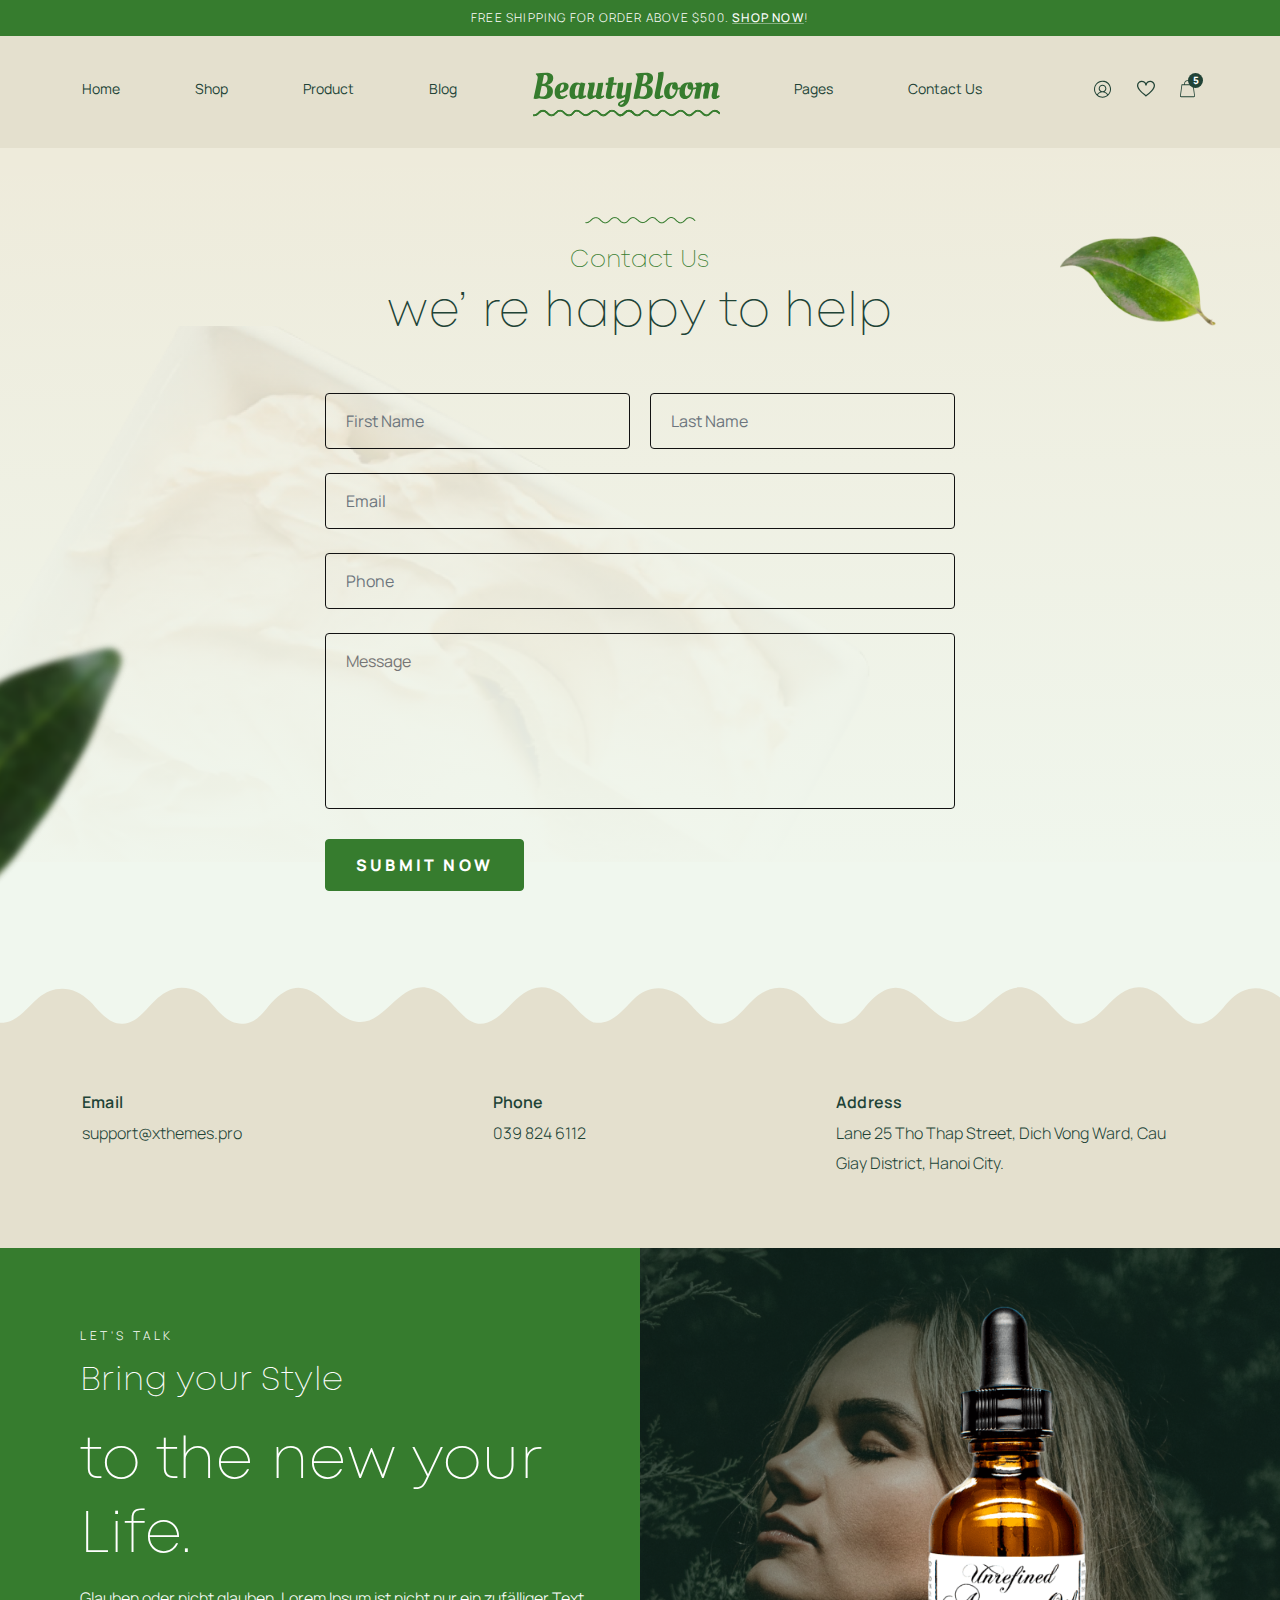
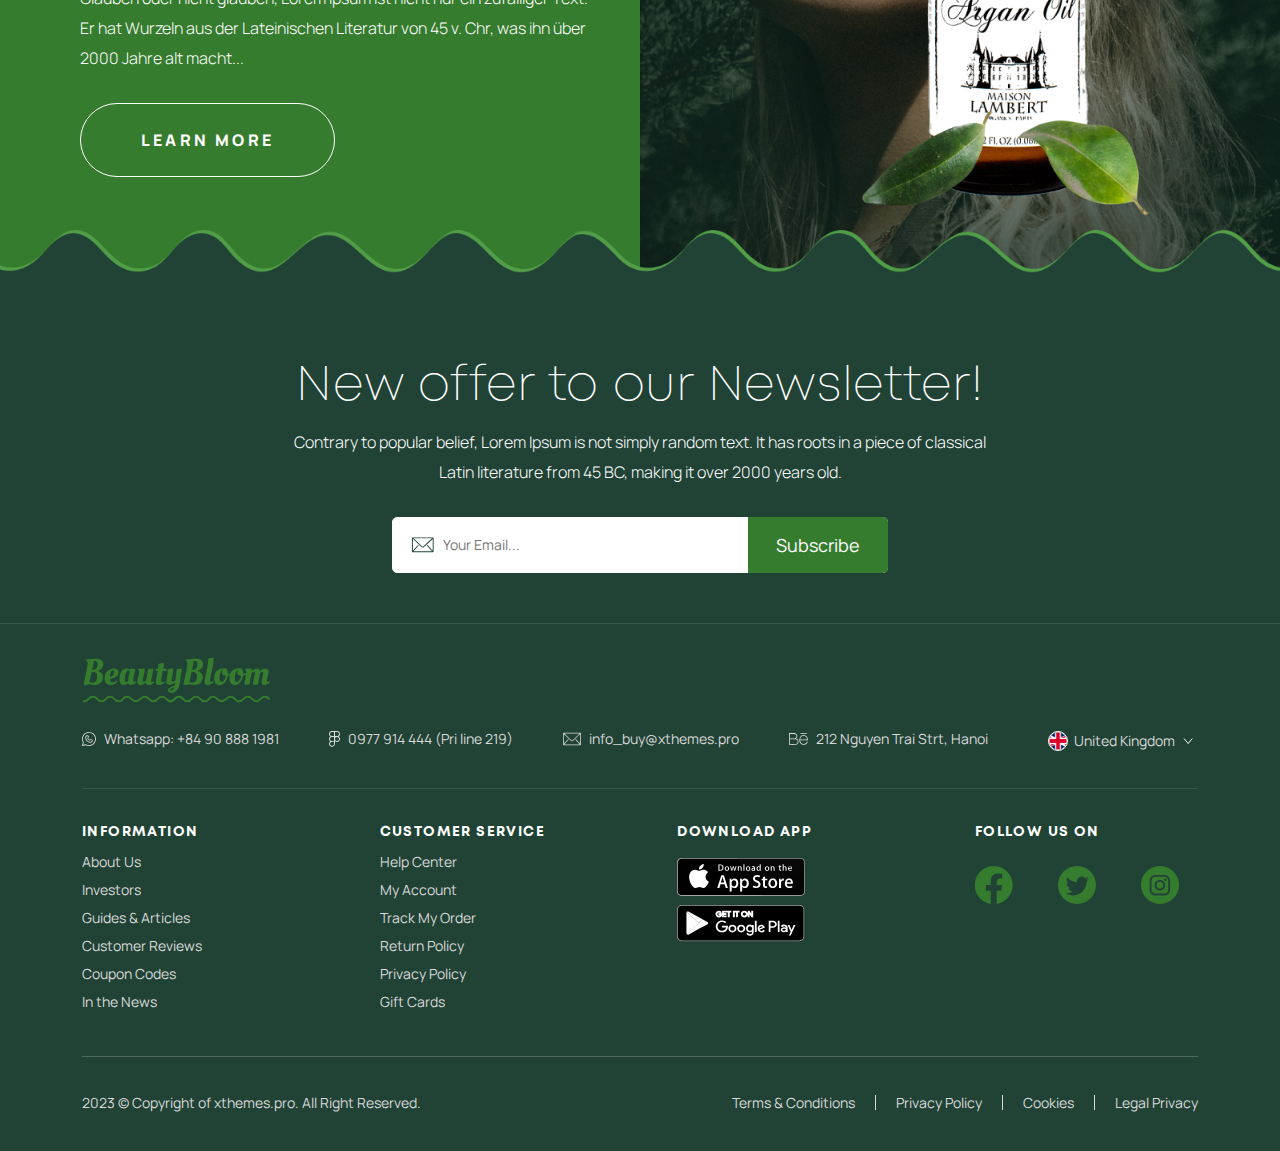
<file: contact-us.html>
<!DOCTYPE html>
<html lang="en">
  <head>
    <meta charset="UTF-8" />
    <meta name="viewport" content="width=device-width, initial-scale=1.0" />
    <title>Contact us</title>
    <link rel="stylesheet" href="assets/bootstrap/css/bootstrap.min.css" />
    <link rel="stylesheet" href="assets/swiper/swiper-bundle.min.css" />
    <link rel="stylesheet" href="assets/css/style.css" />
  </head>
  <body>
    <!-- START HEADER -->
    <header class="header">
      <div class="header-topbar">
        <p>
          Free Shipping for order above $500.
          <a href="#" title="Shop now">Shop now</a>!
        </p>
      </div>
      <div class="header-wrapper">
        <div class="container">
          <div class="header-container">
            <nav class="header-nav">
              <ul class="header-nav-list">
                <li class="header-nav-item">
                  <a href="homepage.html" class="header-nav-link" title="Home"
                    >Home</a
                  >
                </li>
                <li class="header-nav-item">
                  <a
                    href="product-list.html"
                    class="header-nav-link"
                    title="Shop"
                    >Shop</a
                  >
                </li>
                <li class="header-nav-item">
                  <a
                    href="product-list.html"
                    class="header-nav-link"
                    title="Product"
                    >Product</a
                  >

                  <div class="mega-menu position-absolute">
                    <div class="container">
                      <div class="mega-menu-main d-flex">
                        <div class="mega-menu-list d-flex">
                          <div class="mega-menu-col">
                            <a href="#" class="mega-menu-title"
                              >Women’s Beauty</a
                            >
                            <ul class="mega-menu-list">
                              <li>
                                <a href="#" class="mega-menu-list-item"
                                  >Lip sleeping</a
                                >
                              </li>
                              <li>
                                <a href="#" class="mega-menu-list-item"
                                  >Water Bank Buld</a
                                >
                              </li>
                              <li>
                                <a href="#" class="mega-menu-list-item"
                                  >Retinol Lips</a
                                >
                              </li>
                              <li>
                                <a href="#" class="mega-menu-list-item"
                                  >AHA Skin</a
                                >
                              </li>
                              <li>
                                <a href="#" class="mega-menu-list-item"
                                  >BHA skins</a
                                >
                              </li>
                              <li>
                                <a href="#" class="mega-menu-list-item"
                                  >Skin BHA - AHA</a
                                >
                              </li>
                            </ul>
                          </div>

                          <div class="mega-menu-col">
                            <a href="#" class="mega-menu-title">Men’s Beauty</a>
                            <ul class="mega-menu-list">
                              <li>
                                <a href="#" class="mega-menu-list-item"
                                  >Cream skin</a
                                >
                              </li>
                              <li>
                                <a href="#" class="mega-menu-list-item"
                                  >Beauty Water</a
                                >
                              </li>
                              <li>
                                <a href="#" class="mega-menu-list-item"
                                  >Retinol skin</a
                                >
                              </li>
                              <li>
                                <a href="#" class="mega-menu-list-item"
                                  >water Bank skin</a
                                >
                              </li>
                              <li>
                                <a href="#" class="mega-menu-list-item"
                                  >Oiliness</a
                                >
                              </li>
                              <li>
                                <a href="#" class="mega-menu-list-item"
                                  >hyaluronic</a
                                >
                              </li>
                            </ul>
                          </div>

                          <div class="mega-menu-col">
                            <a href="#" class="mega-menu-title">By Brands</a>
                            <ul class="mega-menu-list">
                              <li>
                                <a href="#" class="mega-menu-list-item"
                                  >laropochesay</a
                                >
                              </li>
                              <li>
                                <a href="#" class="mega-menu-list-item"
                                  >Milamo</a
                                >
                              </li>
                              <li>
                                <a href="#" class="mega-menu-list-item"
                                  >Laneige</a
                                >
                              </li>
                              <li>
                                <a href="#" class="mega-menu-list-item">AHC</a>
                              </li>
                              <li>
                                <a href="#" class="mega-menu-list-item"
                                  >the body shop</a
                                >
                              </li>
                            </ul>
                          </div>

                          <div class="mega-menu-col">
                            <a href="#" class="mega-menu-title">Accessories</a>
                            <ul class="mega-menu-list">
                              <li>
                                <a href="#" class="mega-menu-list-item"
                                  >Skin beauty</a
                                >
                              </li>
                              <li>
                                <a href="#" class="mega-menu-list-item"
                                  >makeup</a
                                >
                              </li>
                              <li>
                                <a href="#" class="mega-menu-list-item"
                                  >sleeping mask</a
                                >
                              </li>
                              <li>
                                <a href="#" class="mega-menu-list-item"
                                  >Overnight</a
                                >
                              </li>
                            </ul>
                          </div>

                          <div class="mega-menu-col">
                            <a href="#" class="mega-menu-title">Dryness</a>
                            <ul class="mega-menu-list">
                              <li>
                                <a href="#" class="mega-menu-list-item"
                                  >Aqua Clear</a
                                >
                              </li>
                              <li>
                                <a href="#" class="mega-menu-list-item"
                                  >Skin face</a
                                >
                              </li>
                              <li>
                                <a href="#" class="mega-menu-list-item"
                                  >Sun Cream</a
                                >
                              </li>
                            </ul>
                          </div>
                        </div>
                        <div class="mega-menu-side">
                          <div class="mega-menu-image">
                            <img
                              src="assets/images/mega-menu.png"
                              alt="bread shampoo"
                            />
                          </div>
                          <a href="#" title="Shop Now"
                            ><span>Shop Now</span
                            ><svg
                              width="16"
                              height="8"
                              viewBox="0 0 16 8"
                              fill="none"
                              xmlns="http://www.w3.org/2000/svg"
                            >
                              <path
                                d="M11.937 7.99984C11.6858 7.88884 11.5797 7.75851 11.6323 7.56738C11.6617 7.46044 11.7406 7.35661 11.8217 7.27523C12.547 6.54688 13.2775 5.82383 14.0069 5.09954C14.2426 4.86569 14.4797 4.63309 14.7546 4.36183H14.5239C9.936 4.36183 5.34847 4.36183 0.760624 4.36183C0.641004 4.36183 0.52107 4.36557 0.40145 4.3609C0.16127 4.35092 -0.000624474 4.20032 1.81067e-06 3.99392C0.000628095 3.79437 0.155007 3.6472 0.387672 3.62787C0.43934 3.62351 0.491635 3.62631 0.54393 3.62631C5.19941 3.62631 9.8549 3.62631 14.5101 3.62631H14.7387C14.672 3.55585 14.6319 3.51095 14.5893 3.46886C13.6546 2.53878 12.7198 1.60901 11.7851 0.678615C11.6004 0.494969 11.5703 0.30571 11.6962 0.14233C11.8183 -0.016061 12.0328 -0.0472403 12.1934 0.0728002C12.2432 0.109904 12.289 0.152931 12.3331 0.196582C13.4936 1.34866 14.6541 2.50074 15.8124 3.655C15.8848 3.72702 15.938 3.81775 16 3.89975V4.08621C15.9264 4.17912 15.8616 4.28045 15.7783 4.3637C14.6422 5.49676 13.5046 6.62795 12.3635 7.75602C12.2667 7.85143 12.1424 7.91909 12.0309 7.99953H11.9373L11.937 7.99984Z"
                                fill="#214336"
                              />
                            </svg>
                          </a>
                        </div>
                      </div>
                    </div>
                  </div>
                </li>
                <li class="header-nav-item">
                  <a href="our-blog.html" class="header-nav-link" title="Blog"
                    >Blog</a
                  >
                </li>
                <li class="header-logo">
                  <a href="homepage.html" title="Beauty Bloom">
                    <img
                      src="assets/images/Logo.svg"
                      alt="Beauty Bloom"
                      title="Beauty Bloom"
                    />
                  </a>
                </li>
                <li class="header-nav-item">
                  <a href="#" class="header-nav-link" title="Pages">Pages</a>
                </li>
                <li class="header-nav-item">
                  <a
                    href="contact-us.html"
                    class="header-nav-link"
                    title="Contact Us"
                    >Contact Us</a
                  >
                </li>
              </ul>
            </nav>
            <div class="header-action">
              <div class="header-action-group">
                <div
                  id="menu-mobile-btn"
                  class="d-block d-xl-none d-lg-none header-action-item"
                  type="button"
                  data-bs-toggle="offcanvas"
                  data-bs-target="#menu-mobile"
                  aria-controls="menu-mobile"
                >
                  <img
                    src="assets/images/menu-icon.svg"
                    alt="menu"
                    title="menu"
                  />
                </div>
                <div
                  class="header-action-item header-action-account"
                  data-bs-toggle="modal"
                  data-bs-target="#login"
                  aria-controls="login"
                >
                  <img
                    src="assets/images/account-icon.svg"
                    alt="login"
                    title="login"
                  />
                </div>
              </div>
              <div class="header-logo d-flex d-lg-none">
                <a href="homepage.html" title="Beauty Bloom">
                  <img
                    src="assets/images/Logo.svg"
                    alt="Beauty Bloom"
                    title="Beauty Bloom"
                  />
                </a>
              </div>
              <div class="header-action-group">
                <a href="#" title="wishlist" class="header-action-item">
                  <img
                    src="assets/images/heart-icon.svg"
                    alt="wishlist"
                    title="wishlist"
                  />
                </a>
                <a
                  href="shopping-cart.html"
                  title="shopping cart"
                  class="header-action-item header-cart"
                >
                  <img
                    src="assets/images/cart-icon.svg"
                    alt="cart"
                    title="cart"
                  />
                  <span>5</span>
                </a>
              </div>
            </div>
            <div
              class="offcanvas offcanvas-start"
              tabindex="-1"
              id="menu-mobile"
              aria-labelledby="menu-mobileLabel"
            >
              <div class="offcanvas-body">
                <button
                  type="button"
                  class="btn-close"
                  data-bs-dismiss="offcanvas"
                  aria-label="Close"
                ></button>
                <nav class="header-nav-mobile">
                  <ul class="nav-list">
                    <li>
                      <a href="homepage.html" class="header-nav-item">Home</a>
                    </li>
                    <li>
                      <a href="about.html" class="header-nav-item">About</a>
                    </li>
                    <li>
                      <a href="service.html" class="header-nav-item"
                        >Services</a
                      >
                    </li>
                    <li class="position-relative">
                      <a
                        href="list-product-1-view-grid.html"
                        class="header-nav-item"
                        >Product</a
                      >
                      <ul
                        class="header-nav-list-lv0 collapse"
                        id="collapsesubmenu-1"
                      >
                        <li class="position-relative">
                          <a href="#" class="header-nav-item">Women’s Beauty</a>
                          <ul
                            class="header-nav-list-lv1 collapse"
                            id="collapsesubmenu-lv1-1"
                          >
                            <li>
                              <a href="#" class="header-nav-item"
                                >Lip sleeping</a
                              >
                            </li>
                            <li>
                              <a href="#" class="header-nav-item"
                                >Water Bank Buld</a
                              >
                            </li>
                            <li>
                              <a href="#" class="header-nav-item"
                                >Retinol Lips</a
                              >
                            </li>
                            <li>
                              <a href="#" class="header-nav-item">AHA Skin</a>
                            </li>
                            <li>
                              <a href="#" class="header-nav-item">BHA skins</a>
                            </li>
                            <li>
                              <a href="#" class="header-nav-item"
                                >Skin BHA - AHA</a
                              >
                            </li>
                          </ul>

                          <div
                            class="close-sub-nav collapsed"
                            data-bs-toggle="collapse"
                            href="#collapsesubmenu-lv1-1"
                            role="button"
                            aria-expanded="false"
                            aria-controls="collapsesubmenulv1-1"
                          >
                            <svg
                              version="1.1"
                              id="Capa_1"
                              xmlns="http://www.w3.org/2000/svg"
                              xmlns:xlink="http://www.w3.org/1999/xlink"
                              x="0px"
                              y="0px"
                              viewBox="0 0 512 512"
                              style="enable-background: new 0 0 512 512"
                              xml:space="preserve"
                            >
                              <g>
                                <g>
                                  <path
                                    d="M492,236H276V20c0-11.046-8.954-20-20-20c-11.046,0-20,8.954-20,20v216H20c-11.046,0-20,8.954-20,20s8.954,20,20,20h216			v216c0,11.046,8.954,20,20,20s20-8.954,20-20V276h216c11.046,0,20-8.954,20-20C512,244.954,503.046,236,492,236z"
                                  />
                                </g>
                              </g>
                              <g></g>
                              <g></g>
                              <g></g>
                              <g></g>
                              <g></g>
                              <g></g>
                              <g></g>
                              <g></g>
                              <g></g>
                              <g></g>
                              <g></g>
                              <g></g>
                              <g></g>
                              <g></g>
                              <g></g>
                            </svg>

                            <svg
                              id="svg1591"
                              height="24"
                              viewBox="0 0 6.3499999 6.3500002"
                              width="24"
                              xmlns="http://www.w3.org/2000/svg"
                              xmlns:svg="http://www.w3.org/2000/svg"
                            >
                              <g id="layer1" transform="translate(0 -290.65)">
                                <path
                                  id="path2047"
                                  d="m.79427278 293.56039a.2646485.2646485 0 0 0 0 .52917h4.76146822a.2646485.2646485 0 0 0 0-.52917z"
                                  font-variant-ligatures="normal"
                                  font-variant-position="normal"
                                  font-variant-caps="normal"
                                  font-variant-numeric="normal"
                                  font-variant-alternates="normal"
                                  font-feature-settings="normal"
                                  text-indent="0"
                                  text-align="start"
                                  text-decoration-line="none"
                                  text-decoration-style="solid"
                                  text-decoration-color="rgb(0,0,0)"
                                  text-transform="none"
                                  text-orientation="mixed"
                                  white-space="normal"
                                  shape-padding="0"
                                  isolation="auto"
                                  mix-blend-mode="normal"
                                  solid-color="rgb(0,0,0)"
                                  solid-opacity="1"
                                  vector-effect="none"
                                />
                              </g>
                            </svg>
                          </div>
                        </li>

                        <li class="position-relative">
                          <a href="#" class="header-nav-item">Men’s Beauty</a>
                          <ul
                            class="header-nav-list-lv1 collapse"
                            id="collapsesubmenu-lv1-2"
                          >
                            <li>
                              <a href="#" class="header-nav-item">Cream skin</a>
                            </li>
                            <li>
                              <a href="#" class="header-nav-item"
                                >Beauty Water</a
                              >
                            </li>
                            <li>
                              <a href="#" class="header-nav-item"
                                >Retinol skin</a
                              >
                            </li>
                            <li>
                              <a href="#" class="header-nav-item"
                                >water Bank skin</a
                              >
                            </li>
                            <li>
                              <a href="#" class="header-nav-item">Oiliness</a>
                            </li>
                            <li>
                              <a href="#" class="header-nav-item">hyaluronic</a>
                            </li>
                          </ul>

                          <div
                            class="close-sub-nav collapsed"
                            data-bs-toggle="collapse"
                            href="#collapsesubmenu-lv1-2"
                            role="button"
                            aria-expanded="false"
                            aria-controls="collapsesubmenu-lv1-2"
                          >
                            <svg
                              version="1.1"
                              id="Capa_1"
                              xmlns="http://www.w3.org/2000/svg"
                              xmlns:xlink="http://www.w3.org/1999/xlink"
                              x="0px"
                              y="0px"
                              viewBox="0 0 512 512"
                              style="enable-background: new 0 0 512 512"
                              xml:space="preserve"
                            >
                              <g>
                                <g>
                                  <path
                                    d="M492,236H276V20c0-11.046-8.954-20-20-20c-11.046,0-20,8.954-20,20v216H20c-11.046,0-20,8.954-20,20s8.954,20,20,20h216			v216c0,11.046,8.954,20,20,20s20-8.954,20-20V276h216c11.046,0,20-8.954,20-20C512,244.954,503.046,236,492,236z"
                                  />
                                </g>
                              </g>
                              <g></g>
                              <g></g>
                              <g></g>
                              <g></g>
                              <g></g>
                              <g></g>
                              <g></g>
                              <g></g>
                              <g></g>
                              <g></g>
                              <g></g>
                              <g></g>
                              <g></g>
                              <g></g>
                              <g></g>
                            </svg>

                            <svg
                              id="svg1591"
                              height="24"
                              viewBox="0 0 6.3499999 6.3500002"
                              width="24"
                              xmlns="http://www.w3.org/2000/svg"
                              xmlns:svg="http://www.w3.org/2000/svg"
                            >
                              <g id="layer1" transform="translate(0 -290.65)">
                                <path
                                  id="path2047"
                                  d="m.79427278 293.56039a.2646485.2646485 0 0 0 0 .52917h4.76146822a.2646485.2646485 0 0 0 0-.52917z"
                                  font-variant-ligatures="normal"
                                  font-variant-position="normal"
                                  font-variant-caps="normal"
                                  font-variant-numeric="normal"
                                  font-variant-alternates="normal"
                                  font-feature-settings="normal"
                                  text-indent="0"
                                  text-align="start"
                                  text-decoration-line="none"
                                  text-decoration-style="solid"
                                  text-decoration-color="rgb(0,0,0)"
                                  text-transform="none"
                                  text-orientation="mixed"
                                  white-space="normal"
                                  shape-padding="0"
                                  isolation="auto"
                                  mix-blend-mode="normal"
                                  solid-color="rgb(0,0,0)"
                                  solid-opacity="1"
                                  vector-effect="none"
                                />
                              </g>
                            </svg>
                          </div>
                        </li>
                        <li class="position-relative">
                          <a href="#" class="header-nav-item">By Brands</a>
                          <ul
                            class="header-nav-list-lv1 collapse"
                            id="collapsesubmenu-lv1-3"
                          >
                            <li>
                              <a href="#" class="header-nav-item"
                                >laropochesay</a
                              >
                            </li>
                            <li>
                              <a href="#" class="header-nav-item">Milamo</a>
                            </li>
                            <li>
                              <a href="#" class="header-nav-item">Laneige</a>
                            </li>
                            <li>
                              <a href="#" class="header-nav-item">AHC</a>
                            </li>
                            <li>
                              <a href="#" class="header-nav-item"
                                >the body shop</a
                              >
                            </li>
                          </ul>

                          <div
                            class="close-sub-nav collapsed"
                            data-bs-toggle="collapse"
                            href="#collapsesubmenu-lv1-3"
                            role="button"
                            aria-expanded="false"
                            aria-controls="collapsesubmenu-lv1-3"
                          >
                            <svg
                              version="1.1"
                              id="Capa_1"
                              xmlns="http://www.w3.org/2000/svg"
                              xmlns:xlink="http://www.w3.org/1999/xlink"
                              x="0px"
                              y="0px"
                              viewBox="0 0 512 512"
                              style="enable-background: new 0 0 512 512"
                              xml:space="preserve"
                            >
                              <g>
                                <g>
                                  <path
                                    d="M492,236H276V20c0-11.046-8.954-20-20-20c-11.046,0-20,8.954-20,20v216H20c-11.046,0-20,8.954-20,20s8.954,20,20,20h216			v216c0,11.046,8.954,20,20,20s20-8.954,20-20V276h216c11.046,0,20-8.954,20-20C512,244.954,503.046,236,492,236z"
                                  />
                                </g>
                              </g>
                              <g></g>
                              <g></g>
                              <g></g>
                              <g></g>
                              <g></g>
                              <g></g>
                              <g></g>
                              <g></g>
                              <g></g>
                              <g></g>
                              <g></g>
                              <g></g>
                              <g></g>
                              <g></g>
                              <g></g>
                            </svg>

                            <svg
                              id="svg1591"
                              height="24"
                              viewBox="0 0 6.3499999 6.3500002"
                              width="24"
                              xmlns="http://www.w3.org/2000/svg"
                              xmlns:svg="http://www.w3.org/2000/svg"
                            >
                              <g id="layer1" transform="translate(0 -290.65)">
                                <path
                                  id="path2047"
                                  d="m.79427278 293.56039a.2646485.2646485 0 0 0 0 .52917h4.76146822a.2646485.2646485 0 0 0 0-.52917z"
                                  font-variant-ligatures="normal"
                                  font-variant-position="normal"
                                  font-variant-caps="normal"
                                  font-variant-numeric="normal"
                                  font-variant-alternates="normal"
                                  font-feature-settings="normal"
                                  text-indent="0"
                                  text-align="start"
                                  text-decoration-line="none"
                                  text-decoration-style="solid"
                                  text-decoration-color="rgb(0,0,0)"
                                  text-transform="none"
                                  text-orientation="mixed"
                                  white-space="normal"
                                  shape-padding="0"
                                  isolation="auto"
                                  mix-blend-mode="normal"
                                  solid-color="rgb(0,0,0)"
                                  solid-opacity="1"
                                  vector-effect="none"
                                />
                              </g>
                            </svg>
                          </div>
                        </li>
                        <li class="position-relative">
                          <a href="#" class="header-nav-item">Accessories</a>
                          <ul
                            class="header-nav-list-lv1 collapse"
                            id="collapsesubmenu-lv1-4"
                          >
                            <li>
                              <a href="#" class="header-nav-item"
                                >Skin beauty</a
                              >
                            </li>
                            <li>
                              <a href="#" class="header-nav-item">makeup</a>
                            </li>
                            <li>
                              <a href="#" class="header-nav-item"
                                >sleeping mask</a
                              >
                            </li>
                            <li>
                              <a href="#" class="header-nav-item">Overnight</a>
                            </li>
                          </ul>

                          <div
                            class="close-sub-nav collapsed"
                            data-bs-toggle="collapse"
                            href="#collapsesubmenu-lv1-4"
                            role="button"
                            aria-expanded="false"
                            aria-controls="collapsesubmenu-lv1-4"
                          >
                            <svg
                              version="1.1"
                              id="Capa_1"
                              xmlns="http://www.w3.org/2000/svg"
                              xmlns:xlink="http://www.w3.org/1999/xlink"
                              x="0px"
                              y="0px"
                              viewBox="0 0 512 512"
                              style="enable-background: new 0 0 512 512"
                              xml:space="preserve"
                            >
                              <g>
                                <g>
                                  <path
                                    d="M492,236H276V20c0-11.046-8.954-20-20-20c-11.046,0-20,8.954-20,20v216H20c-11.046,0-20,8.954-20,20s8.954,20,20,20h216			v216c0,11.046,8.954,20,20,20s20-8.954,20-20V276h216c11.046,0,20-8.954,20-20C512,244.954,503.046,236,492,236z"
                                  />
                                </g>
                              </g>
                              <g></g>
                              <g></g>
                              <g></g>
                              <g></g>
                              <g></g>
                              <g></g>
                              <g></g>
                              <g></g>
                              <g></g>
                              <g></g>
                              <g></g>
                              <g></g>
                              <g></g>
                              <g></g>
                              <g></g>
                            </svg>

                            <svg
                              id="svg1591"
                              height="24"
                              viewBox="0 0 6.3499999 6.3500002"
                              width="24"
                              xmlns="http://www.w3.org/2000/svg"
                              xmlns:svg="http://www.w3.org/2000/svg"
                            >
                              <g id="layer1" transform="translate(0 -290.65)">
                                <path
                                  id="path2047"
                                  d="m.79427278 293.56039a.2646485.2646485 0 0 0 0 .52917h4.76146822a.2646485.2646485 0 0 0 0-.52917z"
                                  font-variant-ligatures="normal"
                                  font-variant-position="normal"
                                  font-variant-caps="normal"
                                  font-variant-numeric="normal"
                                  font-variant-alternates="normal"
                                  font-feature-settings="normal"
                                  text-indent="0"
                                  text-align="start"
                                  text-decoration-line="none"
                                  text-decoration-style="solid"
                                  text-decoration-color="rgb(0,0,0)"
                                  text-transform="none"
                                  text-orientation="mixed"
                                  white-space="normal"
                                  shape-padding="0"
                                  isolation="auto"
                                  mix-blend-mode="normal"
                                  solid-color="rgb(0,0,0)"
                                  solid-opacity="1"
                                  vector-effect="none"
                                />
                              </g>
                            </svg>
                          </div>
                        </li>
                        <li class="position-relative">
                          <a href="#" class="header-nav-item">Dryness</a>
                          <ul
                            class="header-nav-list-lv1 collapse"
                            id="collapsesubmenu-lv1-5"
                          >
                            <li>
                              <a href="#" class="header-nav-item">Aqua Clear</a>
                            </li>
                            <li>
                              <a href="#" class="header-nav-item">Skin face</a>
                            </li>
                            <li>
                              <a href="#" class="header-nav-item">Sun Cream</a>
                            </li>
                          </ul>

                          <div
                            class="close-sub-nav collapsed"
                            data-bs-toggle="collapse"
                            href="#collapsesubmenu-lv1-5"
                            role="button"
                            aria-expanded="false"
                            aria-controls="collapsesubmenu-lv1-5"
                          >
                            <svg
                              version="1.1"
                              id="Capa_1"
                              xmlns="http://www.w3.org/2000/svg"
                              xmlns:xlink="http://www.w3.org/1999/xlink"
                              x="0px"
                              y="0px"
                              viewBox="0 0 512 512"
                              style="enable-background: new 0 0 512 512"
                              xml:space="preserve"
                            >
                              <g>
                                <g>
                                  <path
                                    d="M492,236H276V20c0-11.046-8.954-20-20-20c-11.046,0-20,8.954-20,20v216H20c-11.046,0-20,8.954-20,20s8.954,20,20,20h216			v216c0,11.046,8.954,20,20,20s20-8.954,20-20V276h216c11.046,0,20-8.954,20-20C512,244.954,503.046,236,492,236z"
                                  />
                                </g>
                              </g>
                              <g></g>
                              <g></g>
                              <g></g>
                              <g></g>
                              <g></g>
                              <g></g>
                              <g></g>
                              <g></g>
                              <g></g>
                              <g></g>
                              <g></g>
                              <g></g>
                              <g></g>
                              <g></g>
                              <g></g>
                            </svg>

                            <svg
                              id="svg1591"
                              height="24"
                              viewBox="0 0 6.3499999 6.3500002"
                              width="24"
                              xmlns="http://www.w3.org/2000/svg"
                              xmlns:svg="http://www.w3.org/2000/svg"
                            >
                              <g id="layer1" transform="translate(0 -290.65)">
                                <path
                                  id="path2047"
                                  d="m.79427278 293.56039a.2646485.2646485 0 0 0 0 .52917h4.76146822a.2646485.2646485 0 0 0 0-.52917z"
                                  font-variant-ligatures="normal"
                                  font-variant-position="normal"
                                  font-variant-caps="normal"
                                  font-variant-numeric="normal"
                                  font-variant-alternates="normal"
                                  font-feature-settings="normal"
                                  text-indent="0"
                                  text-align="start"
                                  text-decoration-line="none"
                                  text-decoration-style="solid"
                                  text-decoration-color="rgb(0,0,0)"
                                  text-transform="none"
                                  text-orientation="mixed"
                                  white-space="normal"
                                  shape-padding="0"
                                  isolation="auto"
                                  mix-blend-mode="normal"
                                  solid-color="rgb(0,0,0)"
                                  solid-opacity="1"
                                  vector-effect="none"
                                />
                              </g>
                            </svg>
                          </div>
                        </li>
                      </ul>
                      <div
                        class="close-sub-nav collapsed"
                        data-bs-toggle="collapse"
                        href="#collapsesubmenu-1"
                        role="button"
                        aria-expanded="false"
                        aria-controls="collapsesubmenu-1"
                      >
                        <svg
                          version="1.1"
                          id="Capa_1"
                          xmlns="http://www.w3.org/2000/svg"
                          xmlns:xlink="http://www.w3.org/1999/xlink"
                          x="0px"
                          y="0px"
                          viewBox="0 0 512 512"
                          style="enable-background: new 0 0 512 512"
                          xml:space="preserve"
                        >
                          <g>
                            <g>
                              <path
                                d="M492,236H276V20c0-11.046-8.954-20-20-20c-11.046,0-20,8.954-20,20v216H20c-11.046,0-20,8.954-20,20s8.954,20,20,20h216			v216c0,11.046,8.954,20,20,20s20-8.954,20-20V276h216c11.046,0,20-8.954,20-20C512,244.954,503.046,236,492,236z"
                              />
                            </g>
                          </g>
                          <g></g>
                          <g></g>
                          <g></g>
                          <g></g>
                          <g></g>
                          <g></g>
                          <g></g>
                          <g></g>
                          <g></g>
                          <g></g>
                          <g></g>
                          <g></g>
                          <g></g>
                          <g></g>
                          <g></g>
                        </svg>

                        <svg
                          id="svg1591"
                          height="24"
                          viewBox="0 0 6.3499999 6.3500002"
                          width="24"
                          xmlns="http://www.w3.org/2000/svg"
                          xmlns:svg="http://www.w3.org/2000/svg"
                        >
                          <g id="layer1" transform="translate(0 -290.65)">
                            <path
                              id="path2047"
                              d="m.79427278 293.56039a.2646485.2646485 0 0 0 0 .52917h4.76146822a.2646485.2646485 0 0 0 0-.52917z"
                              font-variant-ligatures="normal"
                              font-variant-position="normal"
                              font-variant-caps="normal"
                              font-variant-numeric="normal"
                              font-variant-alternates="normal"
                              font-feature-settings="normal"
                              text-indent="0"
                              text-align="start"
                              text-decoration-line="none"
                              text-decoration-style="solid"
                              text-decoration-color="rgb(0,0,0)"
                              text-transform="none"
                              text-orientation="mixed"
                              white-space="normal"
                              shape-padding="0"
                              isolation="auto"
                              mix-blend-mode="normal"
                              solid-color="rgb(0,0,0)"
                              solid-opacity="1"
                              vector-effect="none"
                            />
                          </g>
                        </svg>
                      </div>
                    </li>

                    <li>
                      <a href="blog.html" class="header-nav-item">Blog</a>
                    </li>
                    <li>
                      <a href="contact-us.html" class="header-nav-item"
                        >Contact</a
                      >
                    </li>
                  </ul>
                </nav>
              </div>
            </div>
          </div>
        </div>
      </div>
    </header>
    <!-- END HEADER -->

    <main class="position-relative">
      <!-- START CONTACT -->
      <section class="contact">
        <div class="contact-bg">
          <img src="assets/images/contact-bg.png" />
        </div>
        <div class="contact-leaf-wrapper">
          <div class="contact-leaf">
            <img src="assets/images/contact-leaf-1.png" alt="contact leaf" />
          </div>
          <div class="contact-leaf">
            <img src="assets/images/contact-leaf-2.png" alt="contact leaf" />
          </div>
        </div>
        <div class="container contact-container">
          <div class="heading heading-decor">
            <h3>Contact Us</h3>
            <h2>we’ re happy to help</h2>
          </div>
          <form class="contact-form">
            <div class="contact-form-group">
              <div class="contact-form-field">
                <input
                  type="text"
                  class="form-control"
                  placeholder="First Name"
                />
                <div class="clear-input position-absolute d-none">
                  <svg
                    width="16"
                    height="16"
                    viewBox="0 0 16 16"
                    fill="none"
                    xmlns="http://www.w3.org/2000/svg"
                  >
                    <path
                      d="M7.38593 16C7.77797 16 8.16965 16 8.56169 16C8.80162 15.965 9.04192 15.9346 9.28078 15.8943C11.2752 15.5561 12.9405 14.6182 14.1902 13.0282C15.9833 10.7468 16.4739 8.1725 15.5295 5.42536C14.5351 2.5325 12.4614 0.783926 9.47216 0.142855C9.17224 0.0785694 8.86518 0.0471411 8.56169 0.000354767H7.42164C7.39379 0.00964069 7.36629 0.0221405 7.33773 0.0274973C6.83144 0.118212 6.31372 0.168569 5.81992 0.304641C1.40539 1.52071 -1.10358 6.35321 0.474568 10.6632C1.51429 13.5025 3.56124 15.2254 6.51331 15.8589C6.80109 15.9207 7.09494 15.9536 7.38593 16ZM7.1892 8.00428C7.13243 7.94393 7.08923 7.89607 7.04388 7.85036C6.42333 7.21857 5.80136 6.58786 5.18224 5.95464C4.99086 5.75893 4.95587 5.48786 5.08155 5.26571C5.20152 5.05393 5.44145 4.935 5.68889 5.00286C5.81278 5.03714 5.93739 5.11786 6.02987 5.21C6.54866 5.725 7.05781 6.25 7.57017 6.77143C7.70656 6.91036 7.84367 7.04857 7.98756 7.19393C8.04576 7.13857 8.09324 7.09536 8.13859 7.05C8.76021 6.4275 9.38004 5.80321 10.0031 5.18214C10.2837 4.9025 10.6758 4.92107 10.9021 5.21821C11.0871 5.46071 11.0546 5.76107 10.8097 6.00428C10.177 6.6325 9.54178 7.25821 8.90802 7.88536C8.8716 7.92143 8.83911 7.96178 8.80805 7.99643C9.02442 8.21821 9.22901 8.43286 9.43931 8.64214C9.89455 9.09464 10.3566 9.54071 10.8082 9.99679C11.1449 10.3368 11.0089 10.8682 10.5608 10.9846C10.3319 11.0443 10.1434 10.9621 9.98131 10.7989C9.36505 10.1793 8.74664 9.56214 8.13216 8.94071C8.08789 8.89571 8.07075 8.82393 8.03969 8.7625C7.94721 8.85 7.91615 8.8775 7.88723 8.90643C7.27418 9.52071 6.66041 10.1343 6.04879 10.75C5.89776 10.9021 5.72566 10.9957 5.50786 10.9536C5.28792 10.9107 5.13439 10.7832 5.06405 10.5632C4.98836 10.3257 5.06512 10.1314 5.23222 9.96393C5.87848 9.31571 6.52545 8.66857 7.18813 8.00464L7.1892 8.00428Z"
                      fill="#C8C8C8"
                    ></path>
                  </svg>
                </div>
              </div>
              <div class="contact-form-field">
                <input
                  type="text"
                  class="form-control"
                  placeholder="Last Name"
                />
                <div class="clear-input position-absolute d-none">
                  <svg
                    width="16"
                    height="16"
                    viewBox="0 0 16 16"
                    fill="none"
                    xmlns="http://www.w3.org/2000/svg"
                  >
                    <path
                      d="M7.38593 16C7.77797 16 8.16965 16 8.56169 16C8.80162 15.965 9.04192 15.9346 9.28078 15.8943C11.2752 15.5561 12.9405 14.6182 14.1902 13.0282C15.9833 10.7468 16.4739 8.1725 15.5295 5.42536C14.5351 2.5325 12.4614 0.783926 9.47216 0.142855C9.17224 0.0785694 8.86518 0.0471411 8.56169 0.000354767H7.42164C7.39379 0.00964069 7.36629 0.0221405 7.33773 0.0274973C6.83144 0.118212 6.31372 0.168569 5.81992 0.304641C1.40539 1.52071 -1.10358 6.35321 0.474568 10.6632C1.51429 13.5025 3.56124 15.2254 6.51331 15.8589C6.80109 15.9207 7.09494 15.9536 7.38593 16ZM7.1892 8.00428C7.13243 7.94393 7.08923 7.89607 7.04388 7.85036C6.42333 7.21857 5.80136 6.58786 5.18224 5.95464C4.99086 5.75893 4.95587 5.48786 5.08155 5.26571C5.20152 5.05393 5.44145 4.935 5.68889 5.00286C5.81278 5.03714 5.93739 5.11786 6.02987 5.21C6.54866 5.725 7.05781 6.25 7.57017 6.77143C7.70656 6.91036 7.84367 7.04857 7.98756 7.19393C8.04576 7.13857 8.09324 7.09536 8.13859 7.05C8.76021 6.4275 9.38004 5.80321 10.0031 5.18214C10.2837 4.9025 10.6758 4.92107 10.9021 5.21821C11.0871 5.46071 11.0546 5.76107 10.8097 6.00428C10.177 6.6325 9.54178 7.25821 8.90802 7.88536C8.8716 7.92143 8.83911 7.96178 8.80805 7.99643C9.02442 8.21821 9.22901 8.43286 9.43931 8.64214C9.89455 9.09464 10.3566 9.54071 10.8082 9.99679C11.1449 10.3368 11.0089 10.8682 10.5608 10.9846C10.3319 11.0443 10.1434 10.9621 9.98131 10.7989C9.36505 10.1793 8.74664 9.56214 8.13216 8.94071C8.08789 8.89571 8.07075 8.82393 8.03969 8.7625C7.94721 8.85 7.91615 8.8775 7.88723 8.90643C7.27418 9.52071 6.66041 10.1343 6.04879 10.75C5.89776 10.9021 5.72566 10.9957 5.50786 10.9536C5.28792 10.9107 5.13439 10.7832 5.06405 10.5632C4.98836 10.3257 5.06512 10.1314 5.23222 9.96393C5.87848 9.31571 6.52545 8.66857 7.18813 8.00464L7.1892 8.00428Z"
                      fill="#C8C8C8"
                    ></path>
                  </svg>
                </div>
              </div>
            </div>
            <div class="contact-form-field">
              <input type="email" class="form-control" placeholder="Email" />
              <div class="clear-input position-absolute d-none">
                <svg
                  width="16"
                  height="16"
                  viewBox="0 0 16 16"
                  fill="none"
                  xmlns="http://www.w3.org/2000/svg"
                >
                  <path
                    d="M7.38593 16C7.77797 16 8.16965 16 8.56169 16C8.80162 15.965 9.04192 15.9346 9.28078 15.8943C11.2752 15.5561 12.9405 14.6182 14.1902 13.0282C15.9833 10.7468 16.4739 8.1725 15.5295 5.42536C14.5351 2.5325 12.4614 0.783926 9.47216 0.142855C9.17224 0.0785694 8.86518 0.0471411 8.56169 0.000354767H7.42164C7.39379 0.00964069 7.36629 0.0221405 7.33773 0.0274973C6.83144 0.118212 6.31372 0.168569 5.81992 0.304641C1.40539 1.52071 -1.10358 6.35321 0.474568 10.6632C1.51429 13.5025 3.56124 15.2254 6.51331 15.8589C6.80109 15.9207 7.09494 15.9536 7.38593 16ZM7.1892 8.00428C7.13243 7.94393 7.08923 7.89607 7.04388 7.85036C6.42333 7.21857 5.80136 6.58786 5.18224 5.95464C4.99086 5.75893 4.95587 5.48786 5.08155 5.26571C5.20152 5.05393 5.44145 4.935 5.68889 5.00286C5.81278 5.03714 5.93739 5.11786 6.02987 5.21C6.54866 5.725 7.05781 6.25 7.57017 6.77143C7.70656 6.91036 7.84367 7.04857 7.98756 7.19393C8.04576 7.13857 8.09324 7.09536 8.13859 7.05C8.76021 6.4275 9.38004 5.80321 10.0031 5.18214C10.2837 4.9025 10.6758 4.92107 10.9021 5.21821C11.0871 5.46071 11.0546 5.76107 10.8097 6.00428C10.177 6.6325 9.54178 7.25821 8.90802 7.88536C8.8716 7.92143 8.83911 7.96178 8.80805 7.99643C9.02442 8.21821 9.22901 8.43286 9.43931 8.64214C9.89455 9.09464 10.3566 9.54071 10.8082 9.99679C11.1449 10.3368 11.0089 10.8682 10.5608 10.9846C10.3319 11.0443 10.1434 10.9621 9.98131 10.7989C9.36505 10.1793 8.74664 9.56214 8.13216 8.94071C8.08789 8.89571 8.07075 8.82393 8.03969 8.7625C7.94721 8.85 7.91615 8.8775 7.88723 8.90643C7.27418 9.52071 6.66041 10.1343 6.04879 10.75C5.89776 10.9021 5.72566 10.9957 5.50786 10.9536C5.28792 10.9107 5.13439 10.7832 5.06405 10.5632C4.98836 10.3257 5.06512 10.1314 5.23222 9.96393C5.87848 9.31571 6.52545 8.66857 7.18813 8.00464L7.1892 8.00428Z"
                    fill="#C8C8C8"
                  ></path>
                </svg>
              </div>
            </div>
            <div class="contact-form-field">
              <input type="text" class="form-control" placeholder="Phone" />
              <div class="clear-input position-absolute d-none">
                <svg
                  width="16"
                  height="16"
                  viewBox="0 0 16 16"
                  fill="none"
                  xmlns="http://www.w3.org/2000/svg"
                >
                  <path
                    d="M7.38593 16C7.77797 16 8.16965 16 8.56169 16C8.80162 15.965 9.04192 15.9346 9.28078 15.8943C11.2752 15.5561 12.9405 14.6182 14.1902 13.0282C15.9833 10.7468 16.4739 8.1725 15.5295 5.42536C14.5351 2.5325 12.4614 0.783926 9.47216 0.142855C9.17224 0.0785694 8.86518 0.0471411 8.56169 0.000354767H7.42164C7.39379 0.00964069 7.36629 0.0221405 7.33773 0.0274973C6.83144 0.118212 6.31372 0.168569 5.81992 0.304641C1.40539 1.52071 -1.10358 6.35321 0.474568 10.6632C1.51429 13.5025 3.56124 15.2254 6.51331 15.8589C6.80109 15.9207 7.09494 15.9536 7.38593 16ZM7.1892 8.00428C7.13243 7.94393 7.08923 7.89607 7.04388 7.85036C6.42333 7.21857 5.80136 6.58786 5.18224 5.95464C4.99086 5.75893 4.95587 5.48786 5.08155 5.26571C5.20152 5.05393 5.44145 4.935 5.68889 5.00286C5.81278 5.03714 5.93739 5.11786 6.02987 5.21C6.54866 5.725 7.05781 6.25 7.57017 6.77143C7.70656 6.91036 7.84367 7.04857 7.98756 7.19393C8.04576 7.13857 8.09324 7.09536 8.13859 7.05C8.76021 6.4275 9.38004 5.80321 10.0031 5.18214C10.2837 4.9025 10.6758 4.92107 10.9021 5.21821C11.0871 5.46071 11.0546 5.76107 10.8097 6.00428C10.177 6.6325 9.54178 7.25821 8.90802 7.88536C8.8716 7.92143 8.83911 7.96178 8.80805 7.99643C9.02442 8.21821 9.22901 8.43286 9.43931 8.64214C9.89455 9.09464 10.3566 9.54071 10.8082 9.99679C11.1449 10.3368 11.0089 10.8682 10.5608 10.9846C10.3319 11.0443 10.1434 10.9621 9.98131 10.7989C9.36505 10.1793 8.74664 9.56214 8.13216 8.94071C8.08789 8.89571 8.07075 8.82393 8.03969 8.7625C7.94721 8.85 7.91615 8.8775 7.88723 8.90643C7.27418 9.52071 6.66041 10.1343 6.04879 10.75C5.89776 10.9021 5.72566 10.9957 5.50786 10.9536C5.28792 10.9107 5.13439 10.7832 5.06405 10.5632C4.98836 10.3257 5.06512 10.1314 5.23222 9.96393C5.87848 9.31571 6.52545 8.66857 7.18813 8.00464L7.1892 8.00428Z"
                    fill="#C8C8C8"
                  ></path>
                </svg>
              </div>
            </div>
            <div class="contact-form-field">
              <textarea
                name="message"
                rows="5"
                placeholder="Message"
              ></textarea>
            </div>
            <button
              class="main-btn main-btn-clr main-btn-square contact-submit"
            >
              Submit now
            </button>
          </form>
        </div>
      </section>
      <!-- END CONTACT -->

      <!-- START ADDRESS -->
      <section class="address bg-off-white">
        <div class="address-bg">
          <img src="assets/images/address-bg.svg" alt="address background" />
        </div>
        <div class="container">
          <div class="address-list">
            <div class="address-item">
              <h3>Email</h3>
              <a href="mailto:support@xthemes.pro" title="support@xthemes.pro"
                >support@xthemes.pro</a
              >
            </div>
            <div class="address-item">
              <h3>Phone</h3>
              <a href="tel:+039 824 6112" title="039 824 6112">039 824 6112</a>
            </div>
            <div class="address-item">
              <h3>Address</h3>
              <p>
                Lane 25 Tho Thap Street, Dich Vong Ward, Cau Giay District,
                Hanoi City.
              </p>
            </div>
          </div>
        </div>
      </section>
      <!-- END ADDRESS -->

      <!-- START TALK -->
      <section class="talk bg-green">
        <div class="talk-content p-heading">
          <div class="heading heading-large heading-a-line">
            <h4>Let's talk</h4>
            <h3>Bring your Style</h3>
            <h2>to the new your Life.</h2>
            <p>
              Glauben oder nicht glauben, Lorem Ipsum ist nicht nur ein
              zufälliger Text. Er hat Wurzeln aus der Lateinischen Literatur von
              45 v. Chr, was ihn über 2000 Jahre alt macht...
            </p>
            <a
              href="#"
              title="Learn more"
              class="main-btn main-btn-clr main-btn-16 main-btn-16"
              >Learn more</a
            >
          </div>
        </div>
        <div class="talk-wrapper">
          <img
            src="assets/images/talk-wrapper.png"
            alt="to the new your Life"
            title="to the new your Life"
          />
          <div class="talk-product">
            <img
              src="assets/images/talk-product.png"
              alt="to the new your Life"
              title="to the new your Life"
            />
          </div>
          <div class="talk-leaf-wrapper">
            <div class="talk-leaf">
              <img
                src="assets/images/talk-leaf-1.png"
                alt="leaf"
                title="leaf"
              />
            </div>
            <div class="talk-leaf">
              <img
                src="assets/images/talk-leaf-2.png"
                alt="leaf"
                title="leaf"
              />
            </div>
          </div>
        </div>
        <div class="talk-cover">
          <img src="assets/images/talk-bg.png" />
        </div>
      </section>
      <!-- END TALK -->

      <!-- START NEWSLETTER -->
      <section class="newsletter bg-dark-green">
        <div class="container">
          <div class="heading heading-dark">
            <h2>New offer to our Newsletter!</h2>
            <p>
              Contrary to popular belief, Lorem Ipsum is not simply random text.
              It has roots in a piece of classical Latin literature from 45 BC,
              making it over 2000 years old.
            </p>
          </div>
          <form class="newsletter-form">
            <input type="text" placeholder="Your Email..." />
            <button type="submit" class="newsletter-submit">Subscribe</button>
          </form>
        </div>
      </section>
      <!-- END NEWSLETTER -->
    </main>

    <footer class="footer bg-dark-green">
      <div class="container">
        <a href="homepage.html" title="Chic Cachet" class="footer-logo">
          <img src="assets/images/Logo.svg" alt="Beauty Bloom" />
        </a>
        <div class="footer-info">
          <div class="footer-info-el">
            <div class="footer-info-icon">
              <img
                src="assets/images/whatsapp.svg"
                alt="Whatsapp"
                title="Whatsapp"
              />
            </div>
            <p>
              Whatsapp:
              <a href="tel:+84 90 888 1981" title="+84 90 888 1981"
                >+84 90 888 1981</a
              >
            </p>
          </div>
          <div class="footer-info-el">
            <div class="footer-info-icon">
              <img src="assets/images/figma.svg" alt="phone" title="phone" />
            </div>
            <p>
              <a href="tel:0977 914 444" title="0977 914 444">0977 914 444</a>
              (Pri line 219)
            </p>
          </div>
          <div class="footer-info-el">
            <div class="footer-info-icon">
              <img src="assets/images/mail.svg" alt="mail" title="mail" />
            </div>
            <p>
              <a href="mailto:info_buy@xthemes.pro" title="info_buy@xthemes.pro"
                >info_buy@xthemes.pro</a
              >
            </p>
          </div>
          <div class="footer-info-el">
            <div class="footer-info-icon">
              <img src="assets/images/be.svg" alt="be" title="be" />
            </div>
            <p>212 Nguyen Trai Strt, Hanoi</p>
          </div>
          <div class="footer-language">
            <form id="language" class="language">
              <details>
                <summary id="language-result">language</summary>
                <div class="language-dropdown">
                  <div class="language-group">
                    <input
                      id="UK"
                      type="radio"
                      class="language-option"
                      name="language"
                      value="United Kingdom"
                      checked
                    />
                    <label class="language-label" for="United Kingdom">
                      <img
                        src="assets/images/UK-icon.svg"
                        alt="United Kingdom"
                        title="United Kingdom"
                      />
                      United Kingdom
                    </label>
                  </div>
                  <div class="language-group">
                    <input
                      id="VN"
                      type="radio"
                      class="language-option"
                      name="language"
                      value="Viet Nam"
                    />
                    <label class="language-label" for="Viet Nam">
                      <img src="assets/images/UK-icon.svg" alt="" title="" />
                      Viet Nam
                    </label>
                  </div>
                </div>
              </details>
            </form>
          </div>
        </div>
        <div class="footer-main">
          <div class="footer-el">
            <h3>Information</h3>
            <ul>
              <li><a href="#" title="">About Us</a></li>
              <li><a href="#" title="Investors">Investors</a></li>
              <li>
                <a href="#" title="Guides & Articles">Guides & Articles</a>
              </li>
              <li><a href="#" title="Customer Reviews">Customer Reviews</a></li>
              <li><a href="#" title="Coupon Codes">Coupon Codes</a></li>
              <li><a href="#" title="In the News">In the News</a></li>
            </ul>
          </div>
          <div class="footer-el">
            <h3>Customer Service</h3>
            <ul>
              <li><a href="#" title="Help Center">Help Center</a></li>
              <li><a href="#" title="My Account">My Account</a></li>
              <li><a href="#" title="Track My Order">Track My Order</a></li>
              <li><a href="#" title="Return Policy">Return Policy</a></li>
              <li><a href="#" title="Privacy Policy">Privacy Policy</a></li>
              <li><a href="#" title="Gift Cards">Gift Cards</a></li>
            </ul>
          </div>
          <div class="footer-el">
            <h3>Download app</h3>
            <div class="footer-download">
              <a
                href="#"
                title="download on the app store"
                class="footer-download-icon"
                ><img
                  src="assets/images/app-store.svg"
                  alt="download on the app store"
              /></a>
              <a
                href="#"
                title="get it on google play"
                class="footer-download-icon"
                ><img
                  src="assets/images/gg-play.svg"
                  alt="get it on google play"
              /></a>
            </div>
          </div>
          <div class="footer-el">
            <h3>Follow Us on</h3>
            <div class="footer-social">
              <a href="#" title="" class="footer-social-icon">
                <svg
                  width="38"
                  height="38"
                  viewBox="0 0 38 38"
                  fill="none"
                  xmlns="http://www.w3.org/2000/svg"
                >
                  <g clip-path="url(#clip0_817_637)">
                    <path
                      d="M37.7402 19.1161C37.7402 8.55857 29.2337 0 18.7402 0C8.24682 0 -0.259766 8.55857 -0.259766 19.1161C-0.259766 28.6575 6.6883 36.5659 15.7715 38V24.6419H10.9473V19.1161H15.7715V14.9046C15.7715 10.1136 18.6081 7.46723 22.9481 7.46723C25.0269 7.46723 27.2012 7.84059 27.2012 7.84059V12.545H24.8053C22.4451 12.545 21.709 14.0185 21.709 15.5302V19.1161H26.9785L26.1361 24.6419H21.709V38C30.7922 36.5659 37.7402 28.6575 37.7402 19.1161Z"
                      fill="#367C2E"
                    />
                  </g>
                  <defs>
                    <clipPath id="clip0_817_637">
                      <rect width="38" height="38" fill="#367C2E" />
                    </clipPath>
                  </defs>
                </svg>
              </a>
              <a href="#" title="" class="footer-social-icon">
                <svg
                  width="38"
                  height="38"
                  viewBox="0 0 38 38"
                  fill="none"
                  xmlns="http://www.w3.org/2000/svg"
                >
                  <path
                    d="M19.0008 0C8.50694 0 0 8.50849 0 19.0008C0 29.4946 8.50694 38 19.0008 38C29.4946 38 38 29.4946 38 19.0008C38 8.50849 29.4938 0 19.0008 0ZM28.5718 15.1698C28.5818 15.375 28.5856 15.581 28.5856 15.7894C28.5856 22.1173 23.7693 29.4128 14.9622 29.4128C12.2585 29.4128 9.74074 28.6204 7.62191 27.2623C7.99691 27.3063 8.37731 27.3287 8.76389 27.3287C11.0077 27.3287 13.0725 26.5633 14.7106 25.2793C12.6157 25.24 10.848 23.8549 10.2384 21.9529C10.5301 22.01 10.8302 22.0386 11.1389 22.0386C11.5756 22.0386 11.9985 21.9815 12.4005 21.8711C10.2091 21.4313 8.55864 19.4946 8.55864 17.1767C8.55864 17.1559 8.55864 17.1358 8.55941 17.115C9.20448 17.4738 9.9429 17.689 10.7284 17.7145C9.4429 16.8542 8.59799 15.3904 8.59799 13.7284C8.59799 12.8511 8.8341 12.0278 9.24614 11.321C11.608 14.2176 15.1366 16.1242 19.1165 16.3233C19.0347 15.9738 18.9923 15.6073 18.9923 15.2323C18.9923 12.5887 21.1358 10.4444 23.7809 10.4444C25.1582 10.4444 26.402 11.0262 27.2755 11.956C28.3665 11.7423 29.3912 11.3426 30.3164 10.794C29.9576 11.9128 29.1991 12.8511 28.2099 13.4429C29.1798 13.3272 30.1026 13.0694 30.9606 12.689C30.3202 13.6512 29.5077 14.4946 28.5718 15.1698Z"
                    fill="#367C2E"
                  />
                </svg>
              </a>
              <a href="#" title="" class="footer-social-icon">
                <svg
                  width="38"
                  height="38"
                  viewBox="0 0 38 38"
                  fill="none"
                  xmlns="http://www.w3.org/2000/svg"
                >
                  <path
                    d="M18.8456 22.5525C20.7224 22.5525 22.2439 21.031 22.2439 19.1542C22.2439 17.2773 20.7224 15.7559 18.8456 15.7559C16.9687 15.7559 15.4473 17.2773 15.4473 19.1542C15.4473 21.031 16.9687 22.5525 18.8456 22.5525Z"
                    fill="#367C2E"
                  />
                  <path
                    d="M23.0932 10.8125H14.5973C13.3616 10.8125 12.2803 11.1987 11.5852 11.8938C10.8901 12.5889 10.5039 13.6702 10.5039 14.9059V23.4018C10.5039 24.6375 10.8901 25.7188 11.6624 26.4911C12.4348 27.1863 13.4388 27.5724 14.6746 27.5724H23.0932C24.3289 27.5724 25.4102 27.1863 26.1053 26.4911C26.8777 25.796 27.2638 24.7147 27.2638 23.479V14.9832C27.2638 13.7474 26.8777 12.7434 26.1826 11.971C25.4102 11.1987 24.4062 10.8125 23.0932 10.8125ZM18.8453 24.4058C15.9103 24.4058 13.5933 22.0115 13.5933 19.1538C13.5933 16.2189 15.9876 13.9019 18.8453 13.9019C21.7029 13.9019 24.1745 16.2189 24.1745 19.1538C24.1745 22.0888 21.7802 24.4058 18.8453 24.4058ZM24.3289 14.9059C23.6338 14.9059 23.0932 14.3653 23.0932 13.6702C23.0932 12.9751 23.6338 12.4344 24.3289 12.4344C25.024 12.4344 25.5647 12.9751 25.5647 13.6702C25.5647 14.3653 25.024 14.9059 24.3289 14.9059Z"
                    fill="#367C2E"
                  />
                  <path
                    d="M18.9997 0C8.49582 0 0 8.49582 0 18.9997C0 29.5037 8.49582 37.9995 18.9997 37.9995C29.5037 37.9995 37.9995 29.5037 37.9995 18.9997C38.0767 8.49582 29.5037 0 18.9997 0ZM29.1175 23.4794C29.1175 25.2558 28.4996 26.8004 27.4183 27.8817C26.337 28.963 24.7923 29.5037 23.0932 29.5037H14.6746C12.9754 29.5037 11.4307 28.963 10.3495 27.8817C9.19093 26.8004 8.65029 25.2558 8.65029 23.4794V14.9835C8.65029 11.4307 11.0446 8.95923 14.6746 8.95923H23.1704C24.9468 8.95923 26.4143 9.5771 27.4956 10.6584C28.5768 11.7397 29.1175 13.2071 29.1175 14.9835V23.4794Z"
                    fill="#367C2E"
                  />
                </svg>
              </a>
            </div>
          </div>
        </div>
        <div class="footer-end">
          <p>2023 © Copyright of xthemes.pro. All Right Reserved.</p>
          <div class="footer-policy">
            <a href="#" title="Terms & Conditions">Terms & Conditions</a>
            <a href="#" title="Privacy Policy">Privacy Policy</a>
            <a href="#" title="Cookies">Cookies</a>
            <a href="#" title=" Legal Privacy "> Legal Privacy </a>
          </div>
        </div>
      </div>
    </footer>

    <!-- START LOGIN POPUP -->
    <section
      class="modal fade popup"
      id="login"
      tabindex="-1"
      aria-hidden="true"
    >
      <div class="modal-dialog modal-dialog-centered">
        <div class="modal-content">
          <button
            type="button"
            class="btn-close popup-close"
            data-bs-dismiss="modal"
            aria-label="Close"
          >
            <svg
              width="9"
              height="9"
              viewBox="0 0 9 9"
              fill="none"
              xmlns="http://www.w3.org/2000/svg"
            >
              <path
                d="M0 9L4.04908 4.45L0.0920245 0H1.04908L4.5092 3.93333L7.95092 0H8.90798L4.95092 4.45L9 9H8.02454L4.5092 4.96667L0.97546 9H0Z"
                fill="black"
              />
            </svg>
          </button>
          <div class="popup-bg">
            <img src="assets/images/popup-bg.png" />
          </div>
          <div class="popup-container">
            <div class="popup-content">
              <div class="popup-heading">
                <h3>Welcome Back</h3>
                <p>Please enter your details to sign in</p>
              </div>
              <div class="popup-social">
                <a href="#" title="login by google" class="popup-social-item">
                  <img src="assets/images/popup-gg.svg" alt="login by google" />
                </a>
                <a href="#" title="login by apple" class="popup-social-item">
                  <img
                    src="assets/images/popup-apple.svg"
                    alt="login by apple"
                  />
                </a>
                <a href="#" title="login by facebook" class="popup-social-item">
                  <img
                    src="assets/images/popup-fb.svg"
                    alt="login by facebook"
                  />
                </a>
              </div>
              <div class="popup-separator"><h6>or</h6></div>
              <form class="popup-form">
                <div class="popup-field">
                  <input
                    type="email"
                    name="email"
                    placeholder="Enter your email"
                  />
                  <div class="clear-input position-absolute d-none">
                    <svg
                      width="16"
                      height="16"
                      viewBox="0 0 16 16"
                      fill="none"
                      xmlns="http://www.w3.org/2000/svg"
                    >
                      <path
                        d="M7.38593 16C7.77797 16 8.16965 16 8.56169 16C8.80162 15.965 9.04192 15.9346 9.28078 15.8943C11.2752 15.5561 12.9405 14.6182 14.1902 13.0282C15.9833 10.7468 16.4739 8.1725 15.5295 5.42536C14.5351 2.5325 12.4614 0.783926 9.47216 0.142855C9.17224 0.0785694 8.86518 0.0471411 8.56169 0.000354767H7.42164C7.39379 0.00964069 7.36629 0.0221405 7.33773 0.0274973C6.83144 0.118212 6.31372 0.168569 5.81992 0.304641C1.40539 1.52071 -1.10358 6.35321 0.474568 10.6632C1.51429 13.5025 3.56124 15.2254 6.51331 15.8589C6.80109 15.9207 7.09494 15.9536 7.38593 16ZM7.1892 8.00428C7.13243 7.94393 7.08923 7.89607 7.04388 7.85036C6.42333 7.21857 5.80136 6.58786 5.18224 5.95464C4.99086 5.75893 4.95587 5.48786 5.08155 5.26571C5.20152 5.05393 5.44145 4.935 5.68889 5.00286C5.81278 5.03714 5.93739 5.11786 6.02987 5.21C6.54866 5.725 7.05781 6.25 7.57017 6.77143C7.70656 6.91036 7.84367 7.04857 7.98756 7.19393C8.04576 7.13857 8.09324 7.09536 8.13859 7.05C8.76021 6.4275 9.38004 5.80321 10.0031 5.18214C10.2837 4.9025 10.6758 4.92107 10.9021 5.21821C11.0871 5.46071 11.0546 5.76107 10.8097 6.00428C10.177 6.6325 9.54178 7.25821 8.90802 7.88536C8.8716 7.92143 8.83911 7.96178 8.80805 7.99643C9.02442 8.21821 9.22901 8.43286 9.43931 8.64214C9.89455 9.09464 10.3566 9.54071 10.8082 9.99679C11.1449 10.3368 11.0089 10.8682 10.5608 10.9846C10.3319 11.0443 10.1434 10.9621 9.98131 10.7989C9.36505 10.1793 8.74664 9.56214 8.13216 8.94071C8.08789 8.89571 8.07075 8.82393 8.03969 8.7625C7.94721 8.85 7.91615 8.8775 7.88723 8.90643C7.27418 9.52071 6.66041 10.1343 6.04879 10.75C5.89776 10.9021 5.72566 10.9957 5.50786 10.9536C5.28792 10.9107 5.13439 10.7832 5.06405 10.5632C4.98836 10.3257 5.06512 10.1314 5.23222 9.96393C5.87848 9.31571 6.52545 8.66857 7.18813 8.00464L7.1892 8.00428Z"
                        fill="#C8C8C8"
                      ></path>
                    </svg>
                  </div>
                </div>
                <div class="popup-field">
                  <input
                    type="password"
                    name="password"
                    placeholder="Enter your password"
                  />
                  <div class="password-input position-absolute">
                    <svg
                      width="18"
                      height="15"
                      viewBox="0 0 18 15"
                      fill="none"
                      xmlns="http://www.w3.org/2000/svg"
                    >
                      <path
                        d="M15.0288 10.8689C16.944 9.15024 18 7.2 18 7.2C18 7.2 14.625 0.967267 9 0.967267C7.8577 0.967267 6.80818 1.2243 5.86088 1.63398L6.72811 2.50755C7.43606 2.25141 8.19496 2.10049 9 2.10049C11.3843 2.10049 13.3638 3.4243 14.8139 4.88494C15.5292 5.60544 16.0851 6.3296 16.4618 6.8741C16.5436 6.99236 16.6167 7.10165 16.6807 7.2C16.6167 7.29835 16.5436 7.40764 16.4618 7.52589C16.0851 8.07039 15.5292 8.79455 14.8139 9.51505C14.6285 9.70183 14.4344 9.88638 14.2319 10.0662L15.0288 10.8689Z"
                        fill="#454545"
                      />
                      <path
                        d="M12.7097 8.53283C12.8572 8.11628 12.9375 7.66759 12.9375 7.2C12.9375 5.00948 11.1746 3.23372 9 3.23372C8.5358 3.23372 8.09037 3.31463 7.67684 3.46322L8.60195 4.39509C8.73199 4.37654 8.86488 4.36694 9 4.36694C10.5533 4.36694 11.8125 5.63534 11.8125 7.2C11.8125 7.33611 11.803 7.46997 11.7846 7.60096L12.7097 8.53283Z"
                        fill="#454545"
                      />
                      <path
                        d="M9.39808 10.0049L10.3232 10.9368C9.90965 11.0854 9.46421 11.1663 9 11.1663C6.82538 11.1663 5.0625 9.39052 5.0625 7.2C5.0625 6.7324 5.14283 6.2837 5.29035 5.86714L6.21545 6.79901C6.19703 6.93 6.1875 7.06388 6.1875 7.2C6.1875 8.76466 7.4467 10.0331 9 10.0331C9.13513 10.0331 9.26803 10.0235 9.39808 10.0049Z"
                        fill="#454545"
                      />
                      <path
                        d="M3.76812 4.33379C3.56564 4.51361 3.37155 4.69816 3.18612 4.88494C2.47085 5.60544 1.91493 6.3296 1.53818 6.8741C1.45636 6.99236 1.38333 7.10165 1.31929 7.2C1.38333 7.29835 1.45636 7.40764 1.53818 7.52589C1.91493 8.07039 2.47085 8.79455 3.18612 9.51505C4.63616 10.9757 6.6157 12.2995 9 12.2995C9.80505 12.2995 10.564 12.1486 11.2719 11.8924L12.1391 12.766C11.1918 13.1757 10.1423 13.4327 9 13.4327C3.375 13.4327 0 7.2 0 7.2C0 7.2 1.05606 5.24974 2.97126 3.5311L3.76812 4.33379Z"
                        fill="#454545"
                      />
                      <path
                        d="M15.3523 14.4L1.85225 0.80131L2.64775 0L16.1477 13.5987L15.3523 14.4Z"
                        fill="#454545"
                      />
                    </svg>
                  </div>
                </div>
                <div class="popup-form-group">
                  <div class="popup-remember">
                    <div class="checkbox checkbox-black">
                      <input type="checkbox" value="remember" name="remember" />
                      <span class="checkmark">
                        <svg
                          width="9"
                          height="8"
                          viewBox="0 0 9 8"
                          fill="none"
                          xmlns="http://www.w3.org/2000/svg"
                        >
                          <path
                            d="M7.58552 0.563243C7.9091 0.24782 8.43373 0.24782 8.75731 0.563243C9.07693 0.874798 9.08085 1.37755 8.76907 1.6938L4.35858 7.06792C4.35222 7.07568 4.34542 7.08308 4.33821 7.09011C4.01463 7.40553 3.49 7.40553 3.16642 7.09011L0.242686 4.24009C-0.0808954 3.92466 -0.0808954 3.41326 0.242686 3.09784C0.566268 2.78242 1.0909 2.78242 1.41448 3.09784L3.72735 5.3524L7.56355 0.587404C7.57037 0.578929 7.57771 0.57086 7.58552 0.563243Z"
                            fill="white"
                          />
                        </svg>
                      </span>
                    </div>
                    <label for="remember">Remember me</label>
                  </div>
                  <a href="#" class="forgot-password" title="Forgot password?"
                    >Forgot password?</a
                  >
                </div>
                <button
                  class="main-btn main-btn-square main-btn-black main-btn-full popup-submit"
                >
                  Sign In
                </button>
              </form>
              <div class="popup-forward">
                <p>Have an not account?</p>
                <button
                  data-bs-target="#register"
                  data-bs-toggle="modal"
                  data-bs-dismiss="modal"
                >
                  Register
                </button>
              </div>
            </div>
            <div class="popup-side">
              <div class="popup-slider login-slider swiper">
                <div class="swiper-wrapper">
                  <div class="swiper-slide popup-slider-item">
                    <img
                      src="assets/images/poup-slide.png"
                      alt="Start for free and improve your speaker carrer just in one click."
                      title="Start for free and improve your speaker carrer just in one click."
                    />
                    <div class="popup-slider-content">
                      <h3>
                        Start for free and improve your speaker carrer just in
                        one click.
                      </h3>
                    </div>
                  </div>
                  <div class="swiper-slide popup-slider-item">
                    <img
                      src="assets/images/poup-slide-2.png"
                      alt="Start for free and improve your speaker carrer just in one click."
                      title="Start for free and improve your speaker carrer just in one click."
                    />
                    <div class="popup-slider-content">
                      <h3>
                        Start for free and improve your speaker carrer just in
                        one click.
                      </h3>
                    </div>
                  </div>
                  <div class="swiper-slide popup-slider-item">
                    <img
                      src="assets/images/poup-slide.png"
                      alt="Start for free and improve your speaker carrer just in one click."
                      title="Start for free and improve your speaker carrer just in one click."
                    />
                    <div class="popup-slider-content">
                      <h3>
                        Start for free and improve your speaker carrer just in
                        one click.
                      </h3>
                    </div>
                  </div>
                  <div class="swiper-slide popup-slider-item">
                    <img
                      src="assets/images/poup-slide-2.png"
                      alt="Start for free and improve your speaker carrer just in one click."
                      title="Start for free and improve your speaker carrer just in one click."
                    />
                    <div class="popup-slider-content">
                      <h3>
                        Start for free and improve your speaker carrer just in
                        one click.
                      </h3>
                    </div>
                  </div>
                </div>
              </div>
              <div class="popup-side-content">
                <img
                  class="popup-side-cover"
                  src="assets/images/popup-side.png"
                  alt="popup side background"
                />
                <h2>
                  Discover<br /><span
                    >interesting things <br />
                    about</span
                  >
                  us
                </h2>
                <div class="popup-action">
                  <div
                    class="swiper-pagination popup-pagination login-pagination"
                  ></div>
                  <div class="popup-slider-nav">
                    <div class="swiper-button-prev popup-prev login-prev">
                      <svg
                        width="14"
                        height="14"
                        viewBox="0 0 14 14"
                        fill="none"
                        xmlns="http://www.w3.org/2000/svg"
                      >
                        <path
                          fill-rule="evenodd"
                          clip-rule="evenodd"
                          d="M10.3194 3.36723C10.1202 3.1681 9.80294 3.16252 9.61069 3.35478L4.19358 8.77188L4.1152 4.31228C4.11034 4.03552 3.88204 3.80722 3.60528 3.80236C3.32853 3.7975 3.10812 4.01791 3.11298 4.29466L3.21263 9.96405C3.21749 10.2408 3.44579 10.4691 3.72254 10.474L9.39193 10.5736C9.66869 10.5785 9.8891 10.3581 9.88423 10.0813C9.87937 9.80456 9.65107 9.57626 9.37432 9.57139L4.91471 9.49301L10.3318 4.07591C10.5241 3.88365 10.5185 3.56637 10.3194 3.36723Z"
                          fill="white"
                        />
                      </svg>
                    </div>
                    <div class="swiper-button-next popup-next login-next">
                      <svg
                        width="14"
                        height="14"
                        viewBox="0 0 14 14"
                        fill="none"
                        xmlns="http://www.w3.org/2000/svg"
                      >
                        <path
                          fill-rule="evenodd"
                          clip-rule="evenodd"
                          d="M3.63969 10.3208C3.44056 10.1217 3.43498 9.80441 3.62724 9.61215L9.04435 4.19505L4.58474 4.11666C4.30798 4.1118 4.07969 3.8835 4.07482 3.60675C4.06996 3.32999 4.29037 3.10958 4.56712 3.11445L10.2365 3.21409C10.5133 3.21895 10.7416 3.44725 10.7464 3.72401L10.8461 9.3934C10.8509 9.67015 10.6305 9.89056 10.3538 9.8857C10.077 9.88083 9.84872 9.65254 9.84386 9.37578L9.76547 4.91617L4.34837 10.3333C4.15611 10.5255 3.83883 10.52 3.63969 10.3208Z"
                          fill="white"
                        />
                      </svg>
                    </div>
                  </div>
                </div>
              </div>
            </div>
          </div>
        </div>
      </div>
    </section>
    <!-- END LOGIN POPUP -->

    <!-- START REGISTER POPUP -->
    <section
      class="modal fade popup"
      id="register"
      tabindex="-1"
      aria-hidden="true"
    >
      <div class="modal-dialog modal-dialog-centered">
        <div class="modal-content">
          <button
            type="button"
            class="btn-close popup-close"
            data-bs-dismiss="modal"
            aria-label="Close"
          >
            <svg
              width="9"
              height="9"
              viewBox="0 0 9 9"
              fill="none"
              xmlns="http://www.w3.org/2000/svg"
            >
              <path
                d="M0 9L4.04908 4.45L0.0920245 0H1.04908L4.5092 3.93333L7.95092 0H8.90798L4.95092 4.45L9 9H8.02454L4.5092 4.96667L0.97546 9H0Z"
                fill="black"
              />
            </svg>
          </button>
          <div class="popup-container">
            <div class="popup-content">
              <div class="popup-heading">
                <h3>Welcome Back</h3>
                <p>Please enter your details to sign in</p>
              </div>
              <div class="popup-social">
                <a href="#" title="login by google" class="popup-social-item">
                  <img src="assets/images/popup-gg.svg" alt="login by google" />
                </a>
                <a href="#" title="login by apple" class="popup-social-item">
                  <img
                    src="assets/images/popup-apple.svg"
                    alt="login by apple"
                  />
                </a>
                <a href="#" title="login by facebook" class="popup-social-item">
                  <img
                    src="assets/images/popup-fb.svg"
                    alt="login by facebook"
                  />
                </a>
              </div>
              <div class="popup-separator"><h6>or</h6></div>
              <form class="popup-form">
                <div class="popup-field">
                  <input type="text" name="name" placeholder="Your name" />
                  <div class="clear-input position-absolute d-none">
                    <svg
                      width="16"
                      height="16"
                      viewBox="0 0 16 16"
                      fill="none"
                      xmlns="http://www.w3.org/2000/svg"
                    >
                      <path
                        d="M7.38593 16C7.77797 16 8.16965 16 8.56169 16C8.80162 15.965 9.04192 15.9346 9.28078 15.8943C11.2752 15.5561 12.9405 14.6182 14.1902 13.0282C15.9833 10.7468 16.4739 8.1725 15.5295 5.42536C14.5351 2.5325 12.4614 0.783926 9.47216 0.142855C9.17224 0.0785694 8.86518 0.0471411 8.56169 0.000354767H7.42164C7.39379 0.00964069 7.36629 0.0221405 7.33773 0.0274973C6.83144 0.118212 6.31372 0.168569 5.81992 0.304641C1.40539 1.52071 -1.10358 6.35321 0.474568 10.6632C1.51429 13.5025 3.56124 15.2254 6.51331 15.8589C6.80109 15.9207 7.09494 15.9536 7.38593 16ZM7.1892 8.00428C7.13243 7.94393 7.08923 7.89607 7.04388 7.85036C6.42333 7.21857 5.80136 6.58786 5.18224 5.95464C4.99086 5.75893 4.95587 5.48786 5.08155 5.26571C5.20152 5.05393 5.44145 4.935 5.68889 5.00286C5.81278 5.03714 5.93739 5.11786 6.02987 5.21C6.54866 5.725 7.05781 6.25 7.57017 6.77143C7.70656 6.91036 7.84367 7.04857 7.98756 7.19393C8.04576 7.13857 8.09324 7.09536 8.13859 7.05C8.76021 6.4275 9.38004 5.80321 10.0031 5.18214C10.2837 4.9025 10.6758 4.92107 10.9021 5.21821C11.0871 5.46071 11.0546 5.76107 10.8097 6.00428C10.177 6.6325 9.54178 7.25821 8.90802 7.88536C8.8716 7.92143 8.83911 7.96178 8.80805 7.99643C9.02442 8.21821 9.22901 8.43286 9.43931 8.64214C9.89455 9.09464 10.3566 9.54071 10.8082 9.99679C11.1449 10.3368 11.0089 10.8682 10.5608 10.9846C10.3319 11.0443 10.1434 10.9621 9.98131 10.7989C9.36505 10.1793 8.74664 9.56214 8.13216 8.94071C8.08789 8.89571 8.07075 8.82393 8.03969 8.7625C7.94721 8.85 7.91615 8.8775 7.88723 8.90643C7.27418 9.52071 6.66041 10.1343 6.04879 10.75C5.89776 10.9021 5.72566 10.9957 5.50786 10.9536C5.28792 10.9107 5.13439 10.7832 5.06405 10.5632C4.98836 10.3257 5.06512 10.1314 5.23222 9.96393C5.87848 9.31571 6.52545 8.66857 7.18813 8.00464L7.1892 8.00428Z"
                        fill="#C8C8C8"
                      ></path>
                    </svg>
                  </div>
                </div>
                <div class="popup-field">
                  <input
                    type="email"
                    name="email"
                    placeholder="Enter your email"
                  />
                  <div class="clear-input position-absolute d-none">
                    <svg
                      width="16"
                      height="16"
                      viewBox="0 0 16 16"
                      fill="none"
                      xmlns="http://www.w3.org/2000/svg"
                    >
                      <path
                        d="M7.38593 16C7.77797 16 8.16965 16 8.56169 16C8.80162 15.965 9.04192 15.9346 9.28078 15.8943C11.2752 15.5561 12.9405 14.6182 14.1902 13.0282C15.9833 10.7468 16.4739 8.1725 15.5295 5.42536C14.5351 2.5325 12.4614 0.783926 9.47216 0.142855C9.17224 0.0785694 8.86518 0.0471411 8.56169 0.000354767H7.42164C7.39379 0.00964069 7.36629 0.0221405 7.33773 0.0274973C6.83144 0.118212 6.31372 0.168569 5.81992 0.304641C1.40539 1.52071 -1.10358 6.35321 0.474568 10.6632C1.51429 13.5025 3.56124 15.2254 6.51331 15.8589C6.80109 15.9207 7.09494 15.9536 7.38593 16ZM7.1892 8.00428C7.13243 7.94393 7.08923 7.89607 7.04388 7.85036C6.42333 7.21857 5.80136 6.58786 5.18224 5.95464C4.99086 5.75893 4.95587 5.48786 5.08155 5.26571C5.20152 5.05393 5.44145 4.935 5.68889 5.00286C5.81278 5.03714 5.93739 5.11786 6.02987 5.21C6.54866 5.725 7.05781 6.25 7.57017 6.77143C7.70656 6.91036 7.84367 7.04857 7.98756 7.19393C8.04576 7.13857 8.09324 7.09536 8.13859 7.05C8.76021 6.4275 9.38004 5.80321 10.0031 5.18214C10.2837 4.9025 10.6758 4.92107 10.9021 5.21821C11.0871 5.46071 11.0546 5.76107 10.8097 6.00428C10.177 6.6325 9.54178 7.25821 8.90802 7.88536C8.8716 7.92143 8.83911 7.96178 8.80805 7.99643C9.02442 8.21821 9.22901 8.43286 9.43931 8.64214C9.89455 9.09464 10.3566 9.54071 10.8082 9.99679C11.1449 10.3368 11.0089 10.8682 10.5608 10.9846C10.3319 11.0443 10.1434 10.9621 9.98131 10.7989C9.36505 10.1793 8.74664 9.56214 8.13216 8.94071C8.08789 8.89571 8.07075 8.82393 8.03969 8.7625C7.94721 8.85 7.91615 8.8775 7.88723 8.90643C7.27418 9.52071 6.66041 10.1343 6.04879 10.75C5.89776 10.9021 5.72566 10.9957 5.50786 10.9536C5.28792 10.9107 5.13439 10.7832 5.06405 10.5632C4.98836 10.3257 5.06512 10.1314 5.23222 9.96393C5.87848 9.31571 6.52545 8.66857 7.18813 8.00464L7.1892 8.00428Z"
                        fill="#C8C8C8"
                      ></path>
                    </svg>
                  </div>
                </div>
                <div class="popup-field">
                  <input
                    type="password"
                    name="password"
                    placeholder="Enter your password"
                  />
                  <div class="password-input position-absolute">
                    <svg
                      width="18"
                      height="15"
                      viewBox="0 0 18 15"
                      fill="none"
                      xmlns="http://www.w3.org/2000/svg"
                    >
                      <path
                        d="M15.0288 10.8689C16.944 9.15024 18 7.2 18 7.2C18 7.2 14.625 0.967267 9 0.967267C7.8577 0.967267 6.80818 1.2243 5.86088 1.63398L6.72811 2.50755C7.43606 2.25141 8.19496 2.10049 9 2.10049C11.3843 2.10049 13.3638 3.4243 14.8139 4.88494C15.5292 5.60544 16.0851 6.3296 16.4618 6.8741C16.5436 6.99236 16.6167 7.10165 16.6807 7.2C16.6167 7.29835 16.5436 7.40764 16.4618 7.52589C16.0851 8.07039 15.5292 8.79455 14.8139 9.51505C14.6285 9.70183 14.4344 9.88638 14.2319 10.0662L15.0288 10.8689Z"
                        fill="#454545"
                      />
                      <path
                        d="M12.7097 8.53283C12.8572 8.11628 12.9375 7.66759 12.9375 7.2C12.9375 5.00948 11.1746 3.23372 9 3.23372C8.5358 3.23372 8.09037 3.31463 7.67684 3.46322L8.60195 4.39509C8.73199 4.37654 8.86488 4.36694 9 4.36694C10.5533 4.36694 11.8125 5.63534 11.8125 7.2C11.8125 7.33611 11.803 7.46997 11.7846 7.60096L12.7097 8.53283Z"
                        fill="#454545"
                      />
                      <path
                        d="M9.39808 10.0049L10.3232 10.9368C9.90965 11.0854 9.46421 11.1663 9 11.1663C6.82538 11.1663 5.0625 9.39052 5.0625 7.2C5.0625 6.7324 5.14283 6.2837 5.29035 5.86714L6.21545 6.79901C6.19703 6.93 6.1875 7.06388 6.1875 7.2C6.1875 8.76466 7.4467 10.0331 9 10.0331C9.13513 10.0331 9.26803 10.0235 9.39808 10.0049Z"
                        fill="#454545"
                      />
                      <path
                        d="M3.76812 4.33379C3.56564 4.51361 3.37155 4.69816 3.18612 4.88494C2.47085 5.60544 1.91493 6.3296 1.53818 6.8741C1.45636 6.99236 1.38333 7.10165 1.31929 7.2C1.38333 7.29835 1.45636 7.40764 1.53818 7.52589C1.91493 8.07039 2.47085 8.79455 3.18612 9.51505C4.63616 10.9757 6.6157 12.2995 9 12.2995C9.80505 12.2995 10.564 12.1486 11.2719 11.8924L12.1391 12.766C11.1918 13.1757 10.1423 13.4327 9 13.4327C3.375 13.4327 0 7.2 0 7.2C0 7.2 1.05606 5.24974 2.97126 3.5311L3.76812 4.33379Z"
                        fill="#454545"
                      />
                      <path
                        d="M15.3523 14.4L1.85225 0.80131L2.64775 0L16.1477 13.5987L15.3523 14.4Z"
                        fill="#454545"
                      />
                    </svg>
                  </div>
                </div>
                <div class="popup-form-group">
                  <div class="popup-remember">
                    <div class="checkbox">
                      <input type="checkbox" value="remember" name="remember" />
                      <span class="checkmark">
                        <svg
                          width="9"
                          height="8"
                          viewBox="0 0 9 8"
                          fill="none"
                          xmlns="http://www.w3.org/2000/svg"
                        >
                          <path
                            d="M7.58552 0.563243C7.9091 0.24782 8.43373 0.24782 8.75731 0.563243C9.07693 0.874798 9.08085 1.37755 8.76907 1.6938L4.35858 7.06792C4.35222 7.07568 4.34542 7.08308 4.33821 7.09011C4.01463 7.40553 3.49 7.40553 3.16642 7.09011L0.242686 4.24009C-0.0808954 3.92466 -0.0808954 3.41326 0.242686 3.09784C0.566268 2.78242 1.0909 2.78242 1.41448 3.09784L3.72735 5.3524L7.56355 0.587404C7.57037 0.578929 7.57771 0.57086 7.58552 0.563243Z"
                            fill="white"
                          />
                        </svg>
                      </span>
                    </div>
                    <label for="remember"
                      >I agree to the
                      <a href="#" title="Terms & Priavcy"
                        >Terms & Priavcy</a
                      ></label
                    >
                  </div>
                </div>
                <button
                  class="main-btn main-btn-square main-btn-black main-btn-full popup-submit"
                >
                  Sign Up
                </button>
              </form>
              <div class="popup-forward">
                <p>Have an account?</p>
                <button
                  data-bs-target="#login"
                  data-bs-toggle="modal"
                  data-bs-dismiss="modal"
                >
                  Sign In
                </button>
              </div>
            </div>
            <div class="popup-side">
              <div class="popup-slider register-slider swiper">
                <div class="swiper-wrapper">
                  <div class="swiper-slide popup-slider-item">
                    <img
                      src="assets/images/poup-slide.png"
                      alt="Start for free and improve your speaker carrer just in one click."
                      title="Start for free and improve your speaker carrer just in one click."
                    />
                    <div class="popup-slider-content">
                      <h3>
                        Start for free and improve your speaker carrer just in
                        one click.
                      </h3>
                    </div>
                  </div>
                  <div class="swiper-slide popup-slider-item">
                    <img
                      src="assets/images/poup-slide-2.png"
                      alt="Start for free and improve your speaker carrer just in one click."
                      title="Start for free and improve your speaker carrer just in one click."
                    />
                    <div class="popup-slider-content">
                      <h3>
                        Start for free and improve your speaker carrer just in
                        one click.
                      </h3>
                    </div>
                  </div>
                  <div class="swiper-slide popup-slider-item">
                    <img
                      src="assets/images/poup-slide.png"
                      alt="Start for free and improve your speaker carrer just in one click."
                      title="Start for free and improve your speaker carrer just in one click."
                    />
                    <div class="popup-slider-content">
                      <h3>
                        Start for free and improve your speaker carrer just in
                        one click.
                      </h3>
                    </div>
                  </div>
                  <div class="swiper-slide popup-slider-item">
                    <img
                      src="assets/images/poup-slide-2.png"
                      alt="Start for free and improve your speaker carrer just in one click."
                      title="Start for free and improve your speaker carrer just in one click."
                    />
                    <div class="popup-slider-content">
                      <h3>
                        Start for free and improve your speaker carrer just in
                        one click.
                      </h3>
                    </div>
                  </div>
                </div>
              </div>
              <div class="popup-side-content">
                <img
                  class="popup-side-cover"
                  src="assets/images/popup-side.png"
                  alt="popup side background"
                />
                <h2>
                  Discover<br /><span
                    >interesting things <br />
                    about</span
                  >
                  us
                </h2>
                <div class="popup-action">
                  <div
                    class="swiper-pagination popup-pagination register-pagination"
                  ></div>
                  <div class="popup-slider-nav">
                    <div class="swiper-button-prev popup-prev register-prev">
                      <svg
                        width="14"
                        height="14"
                        viewBox="0 0 14 14"
                        fill="none"
                        xmlns="http://www.w3.org/2000/svg"
                      >
                        <path
                          fill-rule="evenodd"
                          clip-rule="evenodd"
                          d="M10.3194 3.36723C10.1202 3.1681 9.80294 3.16252 9.61069 3.35478L4.19358 8.77188L4.1152 4.31228C4.11034 4.03552 3.88204 3.80722 3.60528 3.80236C3.32853 3.7975 3.10812 4.01791 3.11298 4.29466L3.21263 9.96405C3.21749 10.2408 3.44579 10.4691 3.72254 10.474L9.39193 10.5736C9.66869 10.5785 9.8891 10.3581 9.88423 10.0813C9.87937 9.80456 9.65107 9.57626 9.37432 9.57139L4.91471 9.49301L10.3318 4.07591C10.5241 3.88365 10.5185 3.56637 10.3194 3.36723Z"
                          fill="white"
                        />
                      </svg>
                    </div>
                    <div class="swiper-button-next popup-next register-next">
                      <svg
                        width="14"
                        height="14"
                        viewBox="0 0 14 14"
                        fill="none"
                        xmlns="http://www.w3.org/2000/svg"
                      >
                        <path
                          fill-rule="evenodd"
                          clip-rule="evenodd"
                          d="M3.63969 10.3208C3.44056 10.1217 3.43498 9.80441 3.62724 9.61215L9.04435 4.19505L4.58474 4.11666C4.30798 4.1118 4.07969 3.8835 4.07482 3.60675C4.06996 3.32999 4.29037 3.10958 4.56712 3.11445L10.2365 3.21409C10.5133 3.21895 10.7416 3.44725 10.7464 3.72401L10.8461 9.3934C10.8509 9.67015 10.6305 9.89056 10.3538 9.8857C10.077 9.88083 9.84872 9.65254 9.84386 9.37578L9.76547 4.91617L4.34837 10.3333C4.15611 10.5255 3.83883 10.52 3.63969 10.3208Z"
                          fill="white"
                        />
                      </svg>
                    </div>
                  </div>
                </div>
              </div>
            </div>
          </div>
        </div>
      </div>
    </section>
    <!-- END REGISTER POPUP -->

    <!-- START BUTTON OPEN DISCOUNT -->
    <button
      class="discount-btn"
      data-bs-toggle="modal"
      data-bs-target="#discount"
      aria-controls="discount"
    >
      discount
    </button>
    <!-- END BUTTON OPEN DISCOUNT -->

    <!-- START DISCOUNT POPUP -->
    <section
      class="modal fade popup discount"
      id="discount"
      tabindex="-1"
      aria-hidden="true"
    >
      <div class="modal-dialog modal-dialog-centered">
        <div class="modal-content">
          <button
            type="button"
            class="btn-close popup-close"
            data-bs-dismiss="modal"
            aria-label="Close"
          >
            <svg
              width="9"
              height="9"
              viewBox="0 0 9 9"
              fill="none"
              xmlns="http://www.w3.org/2000/svg"
            >
              <path
                d="M0 9L4.04908 4.45L0.0920245 0H1.04908L4.5092 3.93333L7.95092 0H8.90798L4.95092 4.45L9 9H8.02454L4.5092 4.96667L0.97546 9H0Z"
                fill="black"
              />
            </svg>
          </button>
          <div class="popup-container discount-container">
            <div class="discount-banner">
              <img src="assets/images/discount.png" alt="" title="" />
            </div>
            <div class="discount-main">
              <h2>
                Up to<br />
                <span>30 SALE OFF</span><br />On selected products
              </h2>
              <form class="popup-form discount-form">
                <div class="popup-field">
                  <input type="text" name="name" placeholder="Your name" />
                  <div class="clear-input position-absolute d-none">
                    <svg
                      width="16"
                      height="16"
                      viewBox="0 0 16 16"
                      fill="none"
                      xmlns="http://www.w3.org/2000/svg"
                    >
                      <path
                        d="M7.38593 16C7.77797 16 8.16965 16 8.56169 16C8.80162 15.965 9.04192 15.9346 9.28078 15.8943C11.2752 15.5561 12.9405 14.6182 14.1902 13.0282C15.9833 10.7468 16.4739 8.1725 15.5295 5.42536C14.5351 2.5325 12.4614 0.783926 9.47216 0.142855C9.17224 0.0785694 8.86518 0.0471411 8.56169 0.000354767H7.42164C7.39379 0.00964069 7.36629 0.0221405 7.33773 0.0274973C6.83144 0.118212 6.31372 0.168569 5.81992 0.304641C1.40539 1.52071 -1.10358 6.35321 0.474568 10.6632C1.51429 13.5025 3.56124 15.2254 6.51331 15.8589C6.80109 15.9207 7.09494 15.9536 7.38593 16ZM7.1892 8.00428C7.13243 7.94393 7.08923 7.89607 7.04388 7.85036C6.42333 7.21857 5.80136 6.58786 5.18224 5.95464C4.99086 5.75893 4.95587 5.48786 5.08155 5.26571C5.20152 5.05393 5.44145 4.935 5.68889 5.00286C5.81278 5.03714 5.93739 5.11786 6.02987 5.21C6.54866 5.725 7.05781 6.25 7.57017 6.77143C7.70656 6.91036 7.84367 7.04857 7.98756 7.19393C8.04576 7.13857 8.09324 7.09536 8.13859 7.05C8.76021 6.4275 9.38004 5.80321 10.0031 5.18214C10.2837 4.9025 10.6758 4.92107 10.9021 5.21821C11.0871 5.46071 11.0546 5.76107 10.8097 6.00428C10.177 6.6325 9.54178 7.25821 8.90802 7.88536C8.8716 7.92143 8.83911 7.96178 8.80805 7.99643C9.02442 8.21821 9.22901 8.43286 9.43931 8.64214C9.89455 9.09464 10.3566 9.54071 10.8082 9.99679C11.1449 10.3368 11.0089 10.8682 10.5608 10.9846C10.3319 11.0443 10.1434 10.9621 9.98131 10.7989C9.36505 10.1793 8.74664 9.56214 8.13216 8.94071C8.08789 8.89571 8.07075 8.82393 8.03969 8.7625C7.94721 8.85 7.91615 8.8775 7.88723 8.90643C7.27418 9.52071 6.66041 10.1343 6.04879 10.75C5.89776 10.9021 5.72566 10.9957 5.50786 10.9536C5.28792 10.9107 5.13439 10.7832 5.06405 10.5632C4.98836 10.3257 5.06512 10.1314 5.23222 9.96393C5.87848 9.31571 6.52545 8.66857 7.18813 8.00464L7.1892 8.00428Z"
                        fill="#C8C8C8"
                      ></path>
                    </svg>
                  </div>
                </div>
                <div class="popup-field">
                  <input type="email" name="email" placeholder="Your email" />
                  <div class="clear-input position-absolute d-none">
                    <svg
                      width="16"
                      height="16"
                      viewBox="0 0 16 16"
                      fill="none"
                      xmlns="http://www.w3.org/2000/svg"
                    >
                      <path
                        d="M7.38593 16C7.77797 16 8.16965 16 8.56169 16C8.80162 15.965 9.04192 15.9346 9.28078 15.8943C11.2752 15.5561 12.9405 14.6182 14.1902 13.0282C15.9833 10.7468 16.4739 8.1725 15.5295 5.42536C14.5351 2.5325 12.4614 0.783926 9.47216 0.142855C9.17224 0.0785694 8.86518 0.0471411 8.56169 0.000354767H7.42164C7.39379 0.00964069 7.36629 0.0221405 7.33773 0.0274973C6.83144 0.118212 6.31372 0.168569 5.81992 0.304641C1.40539 1.52071 -1.10358 6.35321 0.474568 10.6632C1.51429 13.5025 3.56124 15.2254 6.51331 15.8589C6.80109 15.9207 7.09494 15.9536 7.38593 16ZM7.1892 8.00428C7.13243 7.94393 7.08923 7.89607 7.04388 7.85036C6.42333 7.21857 5.80136 6.58786 5.18224 5.95464C4.99086 5.75893 4.95587 5.48786 5.08155 5.26571C5.20152 5.05393 5.44145 4.935 5.68889 5.00286C5.81278 5.03714 5.93739 5.11786 6.02987 5.21C6.54866 5.725 7.05781 6.25 7.57017 6.77143C7.70656 6.91036 7.84367 7.04857 7.98756 7.19393C8.04576 7.13857 8.09324 7.09536 8.13859 7.05C8.76021 6.4275 9.38004 5.80321 10.0031 5.18214C10.2837 4.9025 10.6758 4.92107 10.9021 5.21821C11.0871 5.46071 11.0546 5.76107 10.8097 6.00428C10.177 6.6325 9.54178 7.25821 8.90802 7.88536C8.8716 7.92143 8.83911 7.96178 8.80805 7.99643C9.02442 8.21821 9.22901 8.43286 9.43931 8.64214C9.89455 9.09464 10.3566 9.54071 10.8082 9.99679C11.1449 10.3368 11.0089 10.8682 10.5608 10.9846C10.3319 11.0443 10.1434 10.9621 9.98131 10.7989C9.36505 10.1793 8.74664 9.56214 8.13216 8.94071C8.08789 8.89571 8.07075 8.82393 8.03969 8.7625C7.94721 8.85 7.91615 8.8775 7.88723 8.90643C7.27418 9.52071 6.66041 10.1343 6.04879 10.75C5.89776 10.9021 5.72566 10.9957 5.50786 10.9536C5.28792 10.9107 5.13439 10.7832 5.06405 10.5632C4.98836 10.3257 5.06512 10.1314 5.23222 9.96393C5.87848 9.31571 6.52545 8.66857 7.18813 8.00464L7.1892 8.00428Z"
                        fill="#C8C8C8"
                      ></path>
                    </svg>
                  </div>
                </div>
                <button
                  type="submit"
                  class="main-btn main-btn-clr main-btn-16 main-btn-square discount-submit"
                >
                  Get Discount
                </button>
              </form>
            </div>
            <div class="discount-bg">
              <div class="discount-leaf">
                <img
                  src="assets/images/discount-leaf-1.png"
                  alt="leaf background"
                />
              </div>
              <div class="discount-leaf">
                <img
                  src="assets/images/discount-leaf-2.png"
                  alt="leaf background"
                />
              </div>
              <div class="discount-leaf">
                <img
                  src="assets/images/discount-leaf-3.png"
                  alt="leaf background"
                />
              </div>
            </div>
          </div>
        </div>
      </div>
    </section>
    <!-- END DISCOUNT POPUP -->

    <!-- START CART POPUP-->
    <section id="fhm-cart-popup" class="cart">
      <div
        class="offcanvas offcanvas-end"
        tabindex="-1"
        id="cart-popup"
        aria-labelledby="offcanvasRightLabel"
      >
        <div class="offcanvas-body">
          <button
            type="button"
            class="btn-close text-reset"
            data-bs-dismiss="offcanvas"
            aria-label="Close"
          >
            Close
          </button>
          <ul
            class="nav nav-pills cart-nav cart-border-top position-relative"
            id="pills-tab"
            role="tablist"
          >
            <li class="nav-item" role="presentation">
              <button
                class="nav-link active"
                id="pills-cart-tab"
                data-bs-toggle="pill"
                data-bs-target="#pills-cart"
                type="button"
                role="tab"
                aria-controls="pills-cart"
                aria-selected="true"
              >
                Add to Cart (4)
              </button>
            </li>
            <li class="nav-item" role="presentation">
              <button
                class="nav-link"
                id="pills-wishlist-tab"
                data-bs-toggle="pill"
                data-bs-target="#pills-wishlist"
                type="button"
                role="tab"
                aria-controls="pills-wishlist"
                aria-selected="false"
              >
                Wishlist (10)
              </button>
            </li>
            <li class="nav-item" role="presentation">
              <button
                class="nav-link"
                id="pills-account-tab"
                data-bs-toggle="pill"
                data-bs-target="#pills-account"
                type="button"
                role="tab"
                aria-controls="pills-account"
                aria-selected="false"
              >
                Account
              </button>
            </li>
          </ul>
          <div class="tab-content" id="pills-tabContent">
            <div
              class="tab-pane fade show active"
              id="pills-cart"
              role="tabpanel"
              aria-labelledby="pills-home-tab"
            >
              <div class="cart-container">
                <div class="cart-row cart-border-top">
                  <div class="checkbox">
                    <input type="checkbox" value="" />
                    <span class="checkmark">
                      <svg
                        width="12"
                        height="9"
                        viewBox="0 0 12 9"
                        fill="none"
                        xmlns="http://www.w3.org/2000/svg"
                      >
                        <path
                          d="M11.9999 0.56561C11.9172 0.67643 11.8473 0.800397 11.7505 0.896191C9.20965 3.44004 6.66713 5.98248 4.12297 8.52351C4.03047 8.61601 3.93514 8.69842 3.79756 8.71486C3.61935 8.73622 3.48177 8.66626 3.35851 8.54276C2.29946 7.48199 1.23931 6.422 0.178071 5.36279C0.161635 5.34636 0.144965 5.32992 0.129469 5.31231C0.005032 5.17144 -0.0348819 5.01085 0.0308586 4.83475C0.0965992 4.65866 0.229254 4.55841 0.415441 4.53423C0.475718 4.52661 0.536922 4.53166 0.595138 4.54904C0.653355 4.56642 0.707304 4.59576 0.753535 4.63519C0.792327 4.66783 0.829321 4.70255 0.864355 4.7392C1.78691 5.66082 2.70908 6.58275 3.63086 7.505C3.65895 7.53747 3.68447 7.57209 3.70716 7.60854L3.7607 7.62262C3.78746 7.58013 3.80765 7.53035 3.84217 7.4956C6.27676 5.0607 8.71198 2.62626 11.1478 0.192297C11.2493 0.0906339 11.3568 0.00634509 11.5096 0.0004754C11.7679 -0.00938568 11.9099 0.135009 11.9999 0.35477V0.56561Z"
                          fill="white"
                        />
                      </svg>
                    </span>
                  </div>
                  <div class="cart-row-img">
                    <img
                      src="assets/images/cart-1.png"
                      alt="Foaming Face Wash"
                      title="Foaming Face Wash"
                    />
                  </div>
                  <div class="cart-row-info">
                    <a href="#" title="Foaming Face Wash">Foaming Face Wash</a>
                    <p class="cart-row-cap">
                      Cultured Oil, Mixed Tocopherols (Vitamin E)
                    </p>
                    <div class="cart-row-price">
                      <span class="price-current">$219.46</span>
                      <span class="price-old">$292.99</span>
                    </div>
                  </div>
                  <div class="cart-row-group">
                    <div class="cart-row-action">
                      <button class="cart-row-wishlist">
                        <svg
                          width="16"
                          height="15"
                          viewBox="0 0 16 15"
                          fill="none"
                          xmlns="http://www.w3.org/2000/svg"
                        >
                          <path
                            d="M7.98717 14.1386C5.7176 12.5218 3.59225 10.7608 1.85782 8.5747C1.10635 7.62588 0.464954 6.61255 0.149947 5.42084C-0.514224 2.92735 1.09497 0.418675 3.65298 0.0543291C5.40639 -0.196159 6.81443 0.464218 7.84675 1.90642C7.89609 1.97473 7.93783 2.04305 7.99856 2.13793C8.04031 2.07721 8.07446 2.02787 8.10483 1.98232C9.06882 0.483195 10.7805 -0.215135 12.3745 0.0581245C14.1924 0.373132 15.5246 1.64834 15.9041 3.39037C16.1356 4.46443 15.9307 5.48156 15.4752 6.46074C14.9629 7.56516 14.238 8.52536 13.4334 9.42864C11.847 11.201 10.0328 12.7153 8.08964 14.0778C8.05928 14.093 8.03271 14.1082 7.98717 14.1386ZM7.44065 4.28226C7.42547 4.14563 7.41409 4.03177 7.3989 3.92171C7.15221 1.63316 4.53348 0.392108 2.5903 1.64455C1.30371 2.47191 0.821709 4.02418 1.37961 5.54228C1.73637 6.51387 2.32084 7.35263 2.97363 8.14204C4.13118 9.54629 5.47471 10.7608 6.89413 11.8918C7.25848 12.1802 7.63042 12.4611 7.99856 12.7457C9.81649 11.387 11.5244 9.941 12.9704 8.20656C13.5738 7.48167 14.1165 6.71502 14.4961 5.84591C14.7845 5.18553 14.9325 4.50618 14.8187 3.78128C14.5871 2.30492 13.3385 1.21568 11.7938 1.14357C10.3858 1.07905 9.03467 2.08859 8.68171 3.48146C8.61719 3.73953 8.58682 4.009 8.54128 4.28226C8.17693 4.28226 7.81259 4.28226 7.44065 4.28226Z"
                            fill="black"
                          />
                        </svg>
                      </button>
                      <button class="cart-row-delete">
                        <svg
                          width="14"
                          height="18"
                          viewBox="0 0 14 18"
                          fill="none"
                          xmlns="http://www.w3.org/2000/svg"
                        >
                          <path
                            d="M11.0736 17.2376H2.89471C2.65658 17.1475 2.39888 17.0902 2.18402 16.9616C1.46152 16.5299 1.14581 15.861 1.14547 15.0336C1.14412 11.7933 1.14491 8.55286 1.14783 5.3123C1.14783 5.18142 1.11916 5.11633 0.985593 5.07281C0.730931 4.99017 0.526864 4.82557 0.351467 4.62117C0.163928 4.40192 0.0816268 4.13849 0 3.87202V3.3998C0.00742061 3.39171 0.020238 3.38462 0.0215872 3.37552C0.159206 2.60344 0.824026 2.05802 1.73777 2.08838C2.29803 2.10693 2.8593 2.09175 3.42023 2.09175H3.60541C3.60541 1.90691 3.60203 1.75007 3.60541 1.59356C3.62328 0.845762 4.06582 0.265942 4.78596 0.063562C4.92613 0.0247755 5.07091 0.00514622 5.21635 0.00520901C6.40534 0.000486799 7.59466 0.00520899 8.78365 0.00149868C9.60936 -0.00389813 10.3147 0.636973 10.3706 1.43267C10.3858 1.64854 10.3949 1.86475 10.4077 2.09276C10.5005 2.09276 10.5838 2.09276 10.6671 2.09276C11.3286 2.1012 11.9914 2.08433 12.6508 2.12649C13.3409 2.16933 13.89 2.75016 13.9879 3.46996C14.0769 4.12669 13.6603 4.83367 13.0309 5.06506C12.891 5.11666 12.8505 5.17906 12.8508 5.32579C12.8555 8.5189 12.8567 11.7112 12.8542 14.9028C12.8542 14.9925 12.8566 15.0825 12.8508 15.1726C12.8056 15.8691 12.5351 16.4479 11.9647 16.8713C11.6983 17.0676 11.389 17.1593 11.0736 17.2376ZM1.95263 5.18311V14.9335C1.95263 14.9783 1.95263 15.0232 1.95263 15.0684C1.98636 15.8833 2.48725 16.4274 3.22999 16.4287C5.74266 16.4332 8.25521 16.4332 10.7676 16.4287C11.2827 16.4287 11.6618 16.1848 11.8929 15.716C12.013 15.4718 12.0399 15.2124 12.0399 14.9486C12.0415 11.7569 12.0415 8.56511 12.0399 5.37335V5.18412L1.95263 5.18311ZM7.00203 4.35301H12.2842C12.357 4.35301 12.4302 4.35301 12.5027 4.34863C12.8434 4.32907 13.1271 4.06833 13.1642 3.74149C13.2077 3.36202 13.0006 3.02978 12.6511 2.94175C12.5305 2.91651 12.4073 2.90609 12.2842 2.91072C8.76251 2.90937 5.24098 2.90937 1.71956 2.91072C1.63543 2.91032 1.55134 2.91415 1.4676 2.92218C1.10938 2.95794 0.860454 3.21429 0.823351 3.58329C0.809835 3.74665 0.853805 3.9096 0.947664 4.04398C1.04152 4.17836 1.17937 4.27574 1.3374 4.31928C1.44614 4.34455 1.55774 4.35532 1.6693 4.35133C3.4462 4.35358 5.22344 4.35414 7.00101 4.35301H7.00203ZM9.57158 2.08298C9.57158 1.89915 9.58001 1.73084 9.56989 1.56354C9.54291 1.12977 9.24777 0.817429 8.81771 0.813381C7.6068 0.801913 6.3959 0.804274 5.18499 0.813381C4.82003 0.815743 4.51038 1.05995 4.45001 1.39219C4.40886 1.61447 4.41628 1.84552 4.40144 2.08399L9.57158 2.08298Z"
                            fill="black"
                          />
                          <path
                            d="M8.96833 10.4523C8.96833 9.24072 8.96833 8.02914 8.96833 6.81755C8.96764 6.73362 8.97407 6.64978 8.98756 6.56694C9.00413 6.47966 9.04961 6.40051 9.11667 6.34225C9.18374 6.28399 9.26847 6.25001 9.35721 6.24581C9.44594 6.2416 9.53351 6.2674 9.60578 6.31905C9.67806 6.3707 9.73083 6.44519 9.75559 6.53051C9.77582 6.61182 9.78602 6.69531 9.78595 6.7791C9.78729 9.23577 9.78729 11.6923 9.78595 14.1488C9.78576 14.227 9.77637 14.3049 9.75795 14.3808C9.73545 14.4679 9.68395 14.5446 9.61194 14.5984C9.53993 14.6522 9.45173 14.6798 9.36189 14.6767C9.27206 14.6736 9.18598 14.64 9.11785 14.5813C9.04973 14.5227 9.00365 14.4426 8.98722 14.3542C8.97385 14.2713 8.96753 14.1875 8.96833 14.1036C8.96833 12.8871 8.96833 11.67 8.96833 10.4523Z"
                            fill="black"
                          />
                          <path
                            d="M6.59368 10.4715C6.59368 9.23796 6.59368 8.00412 6.59672 6.77061C6.59618 6.65439 6.62044 6.5394 6.66789 6.43331C6.73535 6.28928 6.87769 6.23936 7.03453 6.25319C7.20082 6.26769 7.31888 6.35607 7.37015 6.51426C7.39336 6.59479 7.40417 6.67839 7.40219 6.76218C7.40354 9.22964 7.40354 11.6971 7.40219 14.1646C7.40373 14.2427 7.39465 14.3206 7.37521 14.3963C7.35094 14.4834 7.29686 14.5593 7.2224 14.6106C7.14794 14.662 7.05782 14.6856 6.96775 14.6773C6.87737 14.6716 6.7917 14.635 6.72517 14.5735C6.65864 14.5121 6.6153 14.4296 6.60245 14.34C6.59457 14.2675 6.59175 14.1946 6.59402 14.1217C6.59357 12.9052 6.59346 11.6885 6.59368 10.4715Z"
                            fill="black"
                          />
                          <path
                            d="M5.01817 10.4708C5.01817 11.7047 5.02019 12.9385 5.0148 14.172C5.0151 14.288 4.9883 14.4025 4.93654 14.5063C4.86267 14.6473 4.71898 14.6945 4.56214 14.6749C4.48882 14.6686 4.41909 14.6404 4.36206 14.5939C4.30502 14.5473 4.26332 14.4847 4.24238 14.4142C4.21971 14.3393 4.2089 14.2614 4.21033 14.1831C4.20853 11.7042 4.20853 9.22549 4.21033 6.74701C4.21033 6.45996 4.32232 6.29941 4.54527 6.26062C4.59874 6.24931 4.654 6.24939 4.70744 6.26087C4.76087 6.27235 4.81129 6.29496 4.8554 6.32723C4.89951 6.3595 4.93633 6.40071 4.96344 6.44816C4.99056 6.49562 5.00737 6.54825 5.01277 6.60264C5.01871 6.66993 5.02074 6.7375 5.01884 6.80502C5.01862 8.02628 5.01839 9.2482 5.01817 10.4708Z"
                            fill="black"
                          />
                        </svg>
                      </button>
                    </div>
                    <div class="cart-qty">
                      <input
                        type="button"
                        value="-"
                        class="qtyminus minus"
                        field="quantity"
                      />
                      <input
                        type="number"
                        name="quantity"
                        value="0"
                        class="qty"
                      />
                      <input
                        type="button"
                        value="+"
                        class="qtyplus plus"
                        field="quantity"
                      />
                    </div>
                  </div>
                </div>
                <div class="cart-row cart-border-top">
                  <div class="checkbox">
                    <input type="checkbox" value="" />
                    <span class="checkmark">
                      <svg
                        width="12"
                        height="9"
                        viewBox="0 0 12 9"
                        fill="none"
                        xmlns="http://www.w3.org/2000/svg"
                      >
                        <path
                          d="M11.9999 0.56561C11.9172 0.67643 11.8473 0.800397 11.7505 0.896191C9.20965 3.44004 6.66713 5.98248 4.12297 8.52351C4.03047 8.61601 3.93514 8.69842 3.79756 8.71486C3.61935 8.73622 3.48177 8.66626 3.35851 8.54276C2.29946 7.48199 1.23931 6.422 0.178071 5.36279C0.161635 5.34636 0.144965 5.32992 0.129469 5.31231C0.005032 5.17144 -0.0348819 5.01085 0.0308586 4.83475C0.0965992 4.65866 0.229254 4.55841 0.415441 4.53423C0.475718 4.52661 0.536922 4.53166 0.595138 4.54904C0.653355 4.56642 0.707304 4.59576 0.753535 4.63519C0.792327 4.66783 0.829321 4.70255 0.864355 4.7392C1.78691 5.66082 2.70908 6.58275 3.63086 7.505C3.65895 7.53747 3.68447 7.57209 3.70716 7.60854L3.7607 7.62262C3.78746 7.58013 3.80765 7.53035 3.84217 7.4956C6.27676 5.0607 8.71198 2.62626 11.1478 0.192297C11.2493 0.0906339 11.3568 0.00634509 11.5096 0.0004754C11.7679 -0.00938568 11.9099 0.135009 11.9999 0.35477V0.56561Z"
                          fill="white"
                        />
                      </svg>
                    </span>
                  </div>
                  <div class="cart-row-img">
                    <img
                      src="assets/images/cart-2.png"
                      alt="Evolve Organic Beauty"
                      title="Evolve Organic Beauty"
                    />
                  </div>
                  <div class="cart-row-info">
                    <a href="#" title="Evolve Organic Beauty"
                      >Evolve Organic Beauty</a
                    >
                    <p class="cart-row-cap">
                      Cultured Oil, Mixed Tocopherols (Vitamin E)
                    </p>
                    <div class="cart-row-price">
                      <span class="price-current">$18.76</span>
                      <span class="price-old">$24.99</span>
                    </div>
                  </div>
                  <div class="cart-row-group">
                    <div class="cart-row-action">
                      <button class="cart-row-wishlist">
                        <svg
                          width="16"
                          height="15"
                          viewBox="0 0 16 15"
                          fill="none"
                          xmlns="http://www.w3.org/2000/svg"
                        >
                          <path
                            d="M7.98717 14.1386C5.7176 12.5218 3.59225 10.7608 1.85782 8.5747C1.10635 7.62588 0.464954 6.61255 0.149947 5.42084C-0.514224 2.92735 1.09497 0.418675 3.65298 0.0543291C5.40639 -0.196159 6.81443 0.464218 7.84675 1.90642C7.89609 1.97473 7.93783 2.04305 7.99856 2.13793C8.04031 2.07721 8.07446 2.02787 8.10483 1.98232C9.06882 0.483195 10.7805 -0.215135 12.3745 0.0581245C14.1924 0.373132 15.5246 1.64834 15.9041 3.39037C16.1356 4.46443 15.9307 5.48156 15.4752 6.46074C14.9629 7.56516 14.238 8.52536 13.4334 9.42864C11.847 11.201 10.0328 12.7153 8.08964 14.0778C8.05928 14.093 8.03271 14.1082 7.98717 14.1386ZM7.44065 4.28226C7.42547 4.14563 7.41409 4.03177 7.3989 3.92171C7.15221 1.63316 4.53348 0.392108 2.5903 1.64455C1.30371 2.47191 0.821709 4.02418 1.37961 5.54228C1.73637 6.51387 2.32084 7.35263 2.97363 8.14204C4.13118 9.54629 5.47471 10.7608 6.89413 11.8918C7.25848 12.1802 7.63042 12.4611 7.99856 12.7457C9.81649 11.387 11.5244 9.941 12.9704 8.20656C13.5738 7.48167 14.1165 6.71502 14.4961 5.84591C14.7845 5.18553 14.9325 4.50618 14.8187 3.78128C14.5871 2.30492 13.3385 1.21568 11.7938 1.14357C10.3858 1.07905 9.03467 2.08859 8.68171 3.48146C8.61719 3.73953 8.58682 4.009 8.54128 4.28226C8.17693 4.28226 7.81259 4.28226 7.44065 4.28226Z"
                            fill="black"
                          />
                        </svg>
                      </button>
                      <button class="cart-row-delete">
                        <svg
                          width="14"
                          height="18"
                          viewBox="0 0 14 18"
                          fill="none"
                          xmlns="http://www.w3.org/2000/svg"
                        >
                          <path
                            d="M11.0736 17.2376H2.89471C2.65658 17.1475 2.39888 17.0902 2.18402 16.9616C1.46152 16.5299 1.14581 15.861 1.14547 15.0336C1.14412 11.7933 1.14491 8.55286 1.14783 5.3123C1.14783 5.18142 1.11916 5.11633 0.985593 5.07281C0.730931 4.99017 0.526864 4.82557 0.351467 4.62117C0.163928 4.40192 0.0816268 4.13849 0 3.87202V3.3998C0.00742061 3.39171 0.020238 3.38462 0.0215872 3.37552C0.159206 2.60344 0.824026 2.05802 1.73777 2.08838C2.29803 2.10693 2.8593 2.09175 3.42023 2.09175H3.60541C3.60541 1.90691 3.60203 1.75007 3.60541 1.59356C3.62328 0.845762 4.06582 0.265942 4.78596 0.063562C4.92613 0.0247755 5.07091 0.00514622 5.21635 0.00520901C6.40534 0.000486799 7.59466 0.00520899 8.78365 0.00149868C9.60936 -0.00389813 10.3147 0.636973 10.3706 1.43267C10.3858 1.64854 10.3949 1.86475 10.4077 2.09276C10.5005 2.09276 10.5838 2.09276 10.6671 2.09276C11.3286 2.1012 11.9914 2.08433 12.6508 2.12649C13.3409 2.16933 13.89 2.75016 13.9879 3.46996C14.0769 4.12669 13.6603 4.83367 13.0309 5.06506C12.891 5.11666 12.8505 5.17906 12.8508 5.32579C12.8555 8.5189 12.8567 11.7112 12.8542 14.9028C12.8542 14.9925 12.8566 15.0825 12.8508 15.1726C12.8056 15.8691 12.5351 16.4479 11.9647 16.8713C11.6983 17.0676 11.389 17.1593 11.0736 17.2376ZM1.95263 5.18311V14.9335C1.95263 14.9783 1.95263 15.0232 1.95263 15.0684C1.98636 15.8833 2.48725 16.4274 3.22999 16.4287C5.74266 16.4332 8.25521 16.4332 10.7676 16.4287C11.2827 16.4287 11.6618 16.1848 11.8929 15.716C12.013 15.4718 12.0399 15.2124 12.0399 14.9486C12.0415 11.7569 12.0415 8.56511 12.0399 5.37335V5.18412L1.95263 5.18311ZM7.00203 4.35301H12.2842C12.357 4.35301 12.4302 4.35301 12.5027 4.34863C12.8434 4.32907 13.1271 4.06833 13.1642 3.74149C13.2077 3.36202 13.0006 3.02978 12.6511 2.94175C12.5305 2.91651 12.4073 2.90609 12.2842 2.91072C8.76251 2.90937 5.24098 2.90937 1.71956 2.91072C1.63543 2.91032 1.55134 2.91415 1.4676 2.92218C1.10938 2.95794 0.860454 3.21429 0.823351 3.58329C0.809835 3.74665 0.853805 3.9096 0.947664 4.04398C1.04152 4.17836 1.17937 4.27574 1.3374 4.31928C1.44614 4.34455 1.55774 4.35532 1.6693 4.35133C3.4462 4.35358 5.22344 4.35414 7.00101 4.35301H7.00203ZM9.57158 2.08298C9.57158 1.89915 9.58001 1.73084 9.56989 1.56354C9.54291 1.12977 9.24777 0.817429 8.81771 0.813381C7.6068 0.801913 6.3959 0.804274 5.18499 0.813381C4.82003 0.815743 4.51038 1.05995 4.45001 1.39219C4.40886 1.61447 4.41628 1.84552 4.40144 2.08399L9.57158 2.08298Z"
                            fill="black"
                          />
                          <path
                            d="M8.96833 10.4523C8.96833 9.24072 8.96833 8.02914 8.96833 6.81755C8.96764 6.73362 8.97407 6.64978 8.98756 6.56694C9.00413 6.47966 9.04961 6.40051 9.11667 6.34225C9.18374 6.28399 9.26847 6.25001 9.35721 6.24581C9.44594 6.2416 9.53351 6.2674 9.60578 6.31905C9.67806 6.3707 9.73083 6.44519 9.75559 6.53051C9.77582 6.61182 9.78602 6.69531 9.78595 6.7791C9.78729 9.23577 9.78729 11.6923 9.78595 14.1488C9.78576 14.227 9.77637 14.3049 9.75795 14.3808C9.73545 14.4679 9.68395 14.5446 9.61194 14.5984C9.53993 14.6522 9.45173 14.6798 9.36189 14.6767C9.27206 14.6736 9.18598 14.64 9.11785 14.5813C9.04973 14.5227 9.00365 14.4426 8.98722 14.3542C8.97385 14.2713 8.96753 14.1875 8.96833 14.1036C8.96833 12.8871 8.96833 11.67 8.96833 10.4523Z"
                            fill="black"
                          />
                          <path
                            d="M6.59368 10.4715C6.59368 9.23796 6.59368 8.00412 6.59672 6.77061C6.59618 6.65439 6.62044 6.5394 6.66789 6.43331C6.73535 6.28928 6.87769 6.23936 7.03453 6.25319C7.20082 6.26769 7.31888 6.35607 7.37015 6.51426C7.39336 6.59479 7.40417 6.67839 7.40219 6.76218C7.40354 9.22964 7.40354 11.6971 7.40219 14.1646C7.40373 14.2427 7.39465 14.3206 7.37521 14.3963C7.35094 14.4834 7.29686 14.5593 7.2224 14.6106C7.14794 14.662 7.05782 14.6856 6.96775 14.6773C6.87737 14.6716 6.7917 14.635 6.72517 14.5735C6.65864 14.5121 6.6153 14.4296 6.60245 14.34C6.59457 14.2675 6.59175 14.1946 6.59402 14.1217C6.59357 12.9052 6.59346 11.6885 6.59368 10.4715Z"
                            fill="black"
                          />
                          <path
                            d="M5.01817 10.4708C5.01817 11.7047 5.02019 12.9385 5.0148 14.172C5.0151 14.288 4.9883 14.4025 4.93654 14.5063C4.86267 14.6473 4.71898 14.6945 4.56214 14.6749C4.48882 14.6686 4.41909 14.6404 4.36206 14.5939C4.30502 14.5473 4.26332 14.4847 4.24238 14.4142C4.21971 14.3393 4.2089 14.2614 4.21033 14.1831C4.20853 11.7042 4.20853 9.22549 4.21033 6.74701C4.21033 6.45996 4.32232 6.29941 4.54527 6.26062C4.59874 6.24931 4.654 6.24939 4.70744 6.26087C4.76087 6.27235 4.81129 6.29496 4.8554 6.32723C4.89951 6.3595 4.93633 6.40071 4.96344 6.44816C4.99056 6.49562 5.00737 6.54825 5.01277 6.60264C5.01871 6.66993 5.02074 6.7375 5.01884 6.80502C5.01862 8.02628 5.01839 9.2482 5.01817 10.4708Z"
                            fill="black"
                          />
                        </svg>
                      </button>
                    </div>
                    <div class="cart-qty">
                      <input
                        type="button"
                        value="-"
                        class="qtyminus minus"
                        field="quantity"
                      />
                      <input
                        type="number"
                        name="quantity"
                        value="0"
                        class="qty"
                      />
                      <input
                        type="button"
                        value="+"
                        class="qtyplus plus"
                        field="quantity"
                      />
                    </div>
                  </div>
                </div>
                <div class="cart-row cart-border-top">
                  <div class="checkbox">
                    <input type="checkbox" value="" />
                    <span class="checkmark">
                      <svg
                        width="12"
                        height="9"
                        viewBox="0 0 12 9"
                        fill="none"
                        xmlns="http://www.w3.org/2000/svg"
                      >
                        <path
                          d="M11.9999 0.56561C11.9172 0.67643 11.8473 0.800397 11.7505 0.896191C9.20965 3.44004 6.66713 5.98248 4.12297 8.52351C4.03047 8.61601 3.93514 8.69842 3.79756 8.71486C3.61935 8.73622 3.48177 8.66626 3.35851 8.54276C2.29946 7.48199 1.23931 6.422 0.178071 5.36279C0.161635 5.34636 0.144965 5.32992 0.129469 5.31231C0.005032 5.17144 -0.0348819 5.01085 0.0308586 4.83475C0.0965992 4.65866 0.229254 4.55841 0.415441 4.53423C0.475718 4.52661 0.536922 4.53166 0.595138 4.54904C0.653355 4.56642 0.707304 4.59576 0.753535 4.63519C0.792327 4.66783 0.829321 4.70255 0.864355 4.7392C1.78691 5.66082 2.70908 6.58275 3.63086 7.505C3.65895 7.53747 3.68447 7.57209 3.70716 7.60854L3.7607 7.62262C3.78746 7.58013 3.80765 7.53035 3.84217 7.4956C6.27676 5.0607 8.71198 2.62626 11.1478 0.192297C11.2493 0.0906339 11.3568 0.00634509 11.5096 0.0004754C11.7679 -0.00938568 11.9099 0.135009 11.9999 0.35477V0.56561Z"
                          fill="white"
                        />
                      </svg>
                    </span>
                  </div>
                  <div class="cart-row-img">
                    <img
                      src="assets/images/cart-3.png"
                      alt="Coconut Body Oil"
                      title="Coconut Body Oil"
                    />
                  </div>
                  <div class="cart-row-info">
                    <a href="#" title="Coconut Body Oil">Coconut Body Oil</a>
                    <p class="cart-row-cap">
                      Cultured Oil, Mixed Tocopherols (Vitamin E)
                    </p>
                    <div class="cart-row-price">
                      <span class="price-current">$18.76</span>
                      <span class="price-old">$24.99</span>
                    </div>
                  </div>
                  <div class="cart-row-group">
                    <div class="cart-row-action">
                      <button class="cart-row-wishlist">
                        <svg
                          width="16"
                          height="15"
                          viewBox="0 0 16 15"
                          fill="none"
                          xmlns="http://www.w3.org/2000/svg"
                        >
                          <path
                            d="M7.98717 14.1386C5.7176 12.5218 3.59225 10.7608 1.85782 8.5747C1.10635 7.62588 0.464954 6.61255 0.149947 5.42084C-0.514224 2.92735 1.09497 0.418675 3.65298 0.0543291C5.40639 -0.196159 6.81443 0.464218 7.84675 1.90642C7.89609 1.97473 7.93783 2.04305 7.99856 2.13793C8.04031 2.07721 8.07446 2.02787 8.10483 1.98232C9.06882 0.483195 10.7805 -0.215135 12.3745 0.0581245C14.1924 0.373132 15.5246 1.64834 15.9041 3.39037C16.1356 4.46443 15.9307 5.48156 15.4752 6.46074C14.9629 7.56516 14.238 8.52536 13.4334 9.42864C11.847 11.201 10.0328 12.7153 8.08964 14.0778C8.05928 14.093 8.03271 14.1082 7.98717 14.1386ZM7.44065 4.28226C7.42547 4.14563 7.41409 4.03177 7.3989 3.92171C7.15221 1.63316 4.53348 0.392108 2.5903 1.64455C1.30371 2.47191 0.821709 4.02418 1.37961 5.54228C1.73637 6.51387 2.32084 7.35263 2.97363 8.14204C4.13118 9.54629 5.47471 10.7608 6.89413 11.8918C7.25848 12.1802 7.63042 12.4611 7.99856 12.7457C9.81649 11.387 11.5244 9.941 12.9704 8.20656C13.5738 7.48167 14.1165 6.71502 14.4961 5.84591C14.7845 5.18553 14.9325 4.50618 14.8187 3.78128C14.5871 2.30492 13.3385 1.21568 11.7938 1.14357C10.3858 1.07905 9.03467 2.08859 8.68171 3.48146C8.61719 3.73953 8.58682 4.009 8.54128 4.28226C8.17693 4.28226 7.81259 4.28226 7.44065 4.28226Z"
                            fill="black"
                          />
                        </svg>
                      </button>
                      <button class="cart-row-delete">
                        <svg
                          width="14"
                          height="18"
                          viewBox="0 0 14 18"
                          fill="none"
                          xmlns="http://www.w3.org/2000/svg"
                        >
                          <path
                            d="M11.0736 17.2376H2.89471C2.65658 17.1475 2.39888 17.0902 2.18402 16.9616C1.46152 16.5299 1.14581 15.861 1.14547 15.0336C1.14412 11.7933 1.14491 8.55286 1.14783 5.3123C1.14783 5.18142 1.11916 5.11633 0.985593 5.07281C0.730931 4.99017 0.526864 4.82557 0.351467 4.62117C0.163928 4.40192 0.0816268 4.13849 0 3.87202V3.3998C0.00742061 3.39171 0.020238 3.38462 0.0215872 3.37552C0.159206 2.60344 0.824026 2.05802 1.73777 2.08838C2.29803 2.10693 2.8593 2.09175 3.42023 2.09175H3.60541C3.60541 1.90691 3.60203 1.75007 3.60541 1.59356C3.62328 0.845762 4.06582 0.265942 4.78596 0.063562C4.92613 0.0247755 5.07091 0.00514622 5.21635 0.00520901C6.40534 0.000486799 7.59466 0.00520899 8.78365 0.00149868C9.60936 -0.00389813 10.3147 0.636973 10.3706 1.43267C10.3858 1.64854 10.3949 1.86475 10.4077 2.09276C10.5005 2.09276 10.5838 2.09276 10.6671 2.09276C11.3286 2.1012 11.9914 2.08433 12.6508 2.12649C13.3409 2.16933 13.89 2.75016 13.9879 3.46996C14.0769 4.12669 13.6603 4.83367 13.0309 5.06506C12.891 5.11666 12.8505 5.17906 12.8508 5.32579C12.8555 8.5189 12.8567 11.7112 12.8542 14.9028C12.8542 14.9925 12.8566 15.0825 12.8508 15.1726C12.8056 15.8691 12.5351 16.4479 11.9647 16.8713C11.6983 17.0676 11.389 17.1593 11.0736 17.2376ZM1.95263 5.18311V14.9335C1.95263 14.9783 1.95263 15.0232 1.95263 15.0684C1.98636 15.8833 2.48725 16.4274 3.22999 16.4287C5.74266 16.4332 8.25521 16.4332 10.7676 16.4287C11.2827 16.4287 11.6618 16.1848 11.8929 15.716C12.013 15.4718 12.0399 15.2124 12.0399 14.9486C12.0415 11.7569 12.0415 8.56511 12.0399 5.37335V5.18412L1.95263 5.18311ZM7.00203 4.35301H12.2842C12.357 4.35301 12.4302 4.35301 12.5027 4.34863C12.8434 4.32907 13.1271 4.06833 13.1642 3.74149C13.2077 3.36202 13.0006 3.02978 12.6511 2.94175C12.5305 2.91651 12.4073 2.90609 12.2842 2.91072C8.76251 2.90937 5.24098 2.90937 1.71956 2.91072C1.63543 2.91032 1.55134 2.91415 1.4676 2.92218C1.10938 2.95794 0.860454 3.21429 0.823351 3.58329C0.809835 3.74665 0.853805 3.9096 0.947664 4.04398C1.04152 4.17836 1.17937 4.27574 1.3374 4.31928C1.44614 4.34455 1.55774 4.35532 1.6693 4.35133C3.4462 4.35358 5.22344 4.35414 7.00101 4.35301H7.00203ZM9.57158 2.08298C9.57158 1.89915 9.58001 1.73084 9.56989 1.56354C9.54291 1.12977 9.24777 0.817429 8.81771 0.813381C7.6068 0.801913 6.3959 0.804274 5.18499 0.813381C4.82003 0.815743 4.51038 1.05995 4.45001 1.39219C4.40886 1.61447 4.41628 1.84552 4.40144 2.08399L9.57158 2.08298Z"
                            fill="black"
                          />
                          <path
                            d="M8.96833 10.4523C8.96833 9.24072 8.96833 8.02914 8.96833 6.81755C8.96764 6.73362 8.97407 6.64978 8.98756 6.56694C9.00413 6.47966 9.04961 6.40051 9.11667 6.34225C9.18374 6.28399 9.26847 6.25001 9.35721 6.24581C9.44594 6.2416 9.53351 6.2674 9.60578 6.31905C9.67806 6.3707 9.73083 6.44519 9.75559 6.53051C9.77582 6.61182 9.78602 6.69531 9.78595 6.7791C9.78729 9.23577 9.78729 11.6923 9.78595 14.1488C9.78576 14.227 9.77637 14.3049 9.75795 14.3808C9.73545 14.4679 9.68395 14.5446 9.61194 14.5984C9.53993 14.6522 9.45173 14.6798 9.36189 14.6767C9.27206 14.6736 9.18598 14.64 9.11785 14.5813C9.04973 14.5227 9.00365 14.4426 8.98722 14.3542C8.97385 14.2713 8.96753 14.1875 8.96833 14.1036C8.96833 12.8871 8.96833 11.67 8.96833 10.4523Z"
                            fill="black"
                          />
                          <path
                            d="M6.59368 10.4715C6.59368 9.23796 6.59368 8.00412 6.59672 6.77061C6.59618 6.65439 6.62044 6.5394 6.66789 6.43331C6.73535 6.28928 6.87769 6.23936 7.03453 6.25319C7.20082 6.26769 7.31888 6.35607 7.37015 6.51426C7.39336 6.59479 7.40417 6.67839 7.40219 6.76218C7.40354 9.22964 7.40354 11.6971 7.40219 14.1646C7.40373 14.2427 7.39465 14.3206 7.37521 14.3963C7.35094 14.4834 7.29686 14.5593 7.2224 14.6106C7.14794 14.662 7.05782 14.6856 6.96775 14.6773C6.87737 14.6716 6.7917 14.635 6.72517 14.5735C6.65864 14.5121 6.6153 14.4296 6.60245 14.34C6.59457 14.2675 6.59175 14.1946 6.59402 14.1217C6.59357 12.9052 6.59346 11.6885 6.59368 10.4715Z"
                            fill="black"
                          />
                          <path
                            d="M5.01817 10.4708C5.01817 11.7047 5.02019 12.9385 5.0148 14.172C5.0151 14.288 4.9883 14.4025 4.93654 14.5063C4.86267 14.6473 4.71898 14.6945 4.56214 14.6749C4.48882 14.6686 4.41909 14.6404 4.36206 14.5939C4.30502 14.5473 4.26332 14.4847 4.24238 14.4142C4.21971 14.3393 4.2089 14.2614 4.21033 14.1831C4.20853 11.7042 4.20853 9.22549 4.21033 6.74701C4.21033 6.45996 4.32232 6.29941 4.54527 6.26062C4.59874 6.24931 4.654 6.24939 4.70744 6.26087C4.76087 6.27235 4.81129 6.29496 4.8554 6.32723C4.89951 6.3595 4.93633 6.40071 4.96344 6.44816C4.99056 6.49562 5.00737 6.54825 5.01277 6.60264C5.01871 6.66993 5.02074 6.7375 5.01884 6.80502C5.01862 8.02628 5.01839 9.2482 5.01817 10.4708Z"
                            fill="black"
                          />
                        </svg>
                      </button>
                    </div>
                    <div class="cart-qty">
                      <input
                        type="button"
                        value="-"
                        class="qtyminus minus"
                        field="quantity"
                      />
                      <input
                        type="number"
                        name="quantity"
                        value="0"
                        class="qty"
                      />
                      <input
                        type="button"
                        value="+"
                        class="qtyplus plus"
                        field="quantity"
                      />
                    </div>
                  </div>
                </div>
                <div class="cart-row cart-border-top">
                  <div class="checkbox">
                    <input type="checkbox" value="" />
                    <span class="checkmark">
                      <svg
                        width="12"
                        height="9"
                        viewBox="0 0 12 9"
                        fill="none"
                        xmlns="http://www.w3.org/2000/svg"
                      >
                        <path
                          d="M11.9999 0.56561C11.9172 0.67643 11.8473 0.800397 11.7505 0.896191C9.20965 3.44004 6.66713 5.98248 4.12297 8.52351C4.03047 8.61601 3.93514 8.69842 3.79756 8.71486C3.61935 8.73622 3.48177 8.66626 3.35851 8.54276C2.29946 7.48199 1.23931 6.422 0.178071 5.36279C0.161635 5.34636 0.144965 5.32992 0.129469 5.31231C0.005032 5.17144 -0.0348819 5.01085 0.0308586 4.83475C0.0965992 4.65866 0.229254 4.55841 0.415441 4.53423C0.475718 4.52661 0.536922 4.53166 0.595138 4.54904C0.653355 4.56642 0.707304 4.59576 0.753535 4.63519C0.792327 4.66783 0.829321 4.70255 0.864355 4.7392C1.78691 5.66082 2.70908 6.58275 3.63086 7.505C3.65895 7.53747 3.68447 7.57209 3.70716 7.60854L3.7607 7.62262C3.78746 7.58013 3.80765 7.53035 3.84217 7.4956C6.27676 5.0607 8.71198 2.62626 11.1478 0.192297C11.2493 0.0906339 11.3568 0.00634509 11.5096 0.0004754C11.7679 -0.00938568 11.9099 0.135009 11.9999 0.35477V0.56561Z"
                          fill="white"
                        />
                      </svg>
                    </span>
                  </div>
                  <div class="cart-row-img">
                    <img
                      src="assets/images/cart-4.png"
                      alt="Foaming Face Wash"
                      title="Foaming Face Wash"
                    />
                  </div>
                  <div class="cart-row-info">
                    <a href="#" title="Foaming Face Wash">Foaming Face Wash</a>
                    <p class="cart-row-cap">
                      Cultured Oil, Mixed Tocopherols (Vitamin E)
                    </p>
                    <div class="cart-row-price">
                      <span class="price-current">$18.76</span>
                      <span class="price-old">$24.99</span>
                    </div>
                  </div>
                  <div class="cart-row-group">
                    <div class="cart-row-action">
                      <button class="cart-row-wishlist">
                        <svg
                          width="16"
                          height="15"
                          viewBox="0 0 16 15"
                          fill="none"
                          xmlns="http://www.w3.org/2000/svg"
                        >
                          <path
                            d="M7.98717 14.1386C5.7176 12.5218 3.59225 10.7608 1.85782 8.5747C1.10635 7.62588 0.464954 6.61255 0.149947 5.42084C-0.514224 2.92735 1.09497 0.418675 3.65298 0.0543291C5.40639 -0.196159 6.81443 0.464218 7.84675 1.90642C7.89609 1.97473 7.93783 2.04305 7.99856 2.13793C8.04031 2.07721 8.07446 2.02787 8.10483 1.98232C9.06882 0.483195 10.7805 -0.215135 12.3745 0.0581245C14.1924 0.373132 15.5246 1.64834 15.9041 3.39037C16.1356 4.46443 15.9307 5.48156 15.4752 6.46074C14.9629 7.56516 14.238 8.52536 13.4334 9.42864C11.847 11.201 10.0328 12.7153 8.08964 14.0778C8.05928 14.093 8.03271 14.1082 7.98717 14.1386ZM7.44065 4.28226C7.42547 4.14563 7.41409 4.03177 7.3989 3.92171C7.15221 1.63316 4.53348 0.392108 2.5903 1.64455C1.30371 2.47191 0.821709 4.02418 1.37961 5.54228C1.73637 6.51387 2.32084 7.35263 2.97363 8.14204C4.13118 9.54629 5.47471 10.7608 6.89413 11.8918C7.25848 12.1802 7.63042 12.4611 7.99856 12.7457C9.81649 11.387 11.5244 9.941 12.9704 8.20656C13.5738 7.48167 14.1165 6.71502 14.4961 5.84591C14.7845 5.18553 14.9325 4.50618 14.8187 3.78128C14.5871 2.30492 13.3385 1.21568 11.7938 1.14357C10.3858 1.07905 9.03467 2.08859 8.68171 3.48146C8.61719 3.73953 8.58682 4.009 8.54128 4.28226C8.17693 4.28226 7.81259 4.28226 7.44065 4.28226Z"
                            fill="black"
                          />
                        </svg>
                      </button>
                      <button class="cart-row-delete">
                        <svg
                          width="14"
                          height="18"
                          viewBox="0 0 14 18"
                          fill="none"
                          xmlns="http://www.w3.org/2000/svg"
                        >
                          <path
                            d="M11.0736 17.2376H2.89471C2.65658 17.1475 2.39888 17.0902 2.18402 16.9616C1.46152 16.5299 1.14581 15.861 1.14547 15.0336C1.14412 11.7933 1.14491 8.55286 1.14783 5.3123C1.14783 5.18142 1.11916 5.11633 0.985593 5.07281C0.730931 4.99017 0.526864 4.82557 0.351467 4.62117C0.163928 4.40192 0.0816268 4.13849 0 3.87202V3.3998C0.00742061 3.39171 0.020238 3.38462 0.0215872 3.37552C0.159206 2.60344 0.824026 2.05802 1.73777 2.08838C2.29803 2.10693 2.8593 2.09175 3.42023 2.09175H3.60541C3.60541 1.90691 3.60203 1.75007 3.60541 1.59356C3.62328 0.845762 4.06582 0.265942 4.78596 0.063562C4.92613 0.0247755 5.07091 0.00514622 5.21635 0.00520901C6.40534 0.000486799 7.59466 0.00520899 8.78365 0.00149868C9.60936 -0.00389813 10.3147 0.636973 10.3706 1.43267C10.3858 1.64854 10.3949 1.86475 10.4077 2.09276C10.5005 2.09276 10.5838 2.09276 10.6671 2.09276C11.3286 2.1012 11.9914 2.08433 12.6508 2.12649C13.3409 2.16933 13.89 2.75016 13.9879 3.46996C14.0769 4.12669 13.6603 4.83367 13.0309 5.06506C12.891 5.11666 12.8505 5.17906 12.8508 5.32579C12.8555 8.5189 12.8567 11.7112 12.8542 14.9028C12.8542 14.9925 12.8566 15.0825 12.8508 15.1726C12.8056 15.8691 12.5351 16.4479 11.9647 16.8713C11.6983 17.0676 11.389 17.1593 11.0736 17.2376ZM1.95263 5.18311V14.9335C1.95263 14.9783 1.95263 15.0232 1.95263 15.0684C1.98636 15.8833 2.48725 16.4274 3.22999 16.4287C5.74266 16.4332 8.25521 16.4332 10.7676 16.4287C11.2827 16.4287 11.6618 16.1848 11.8929 15.716C12.013 15.4718 12.0399 15.2124 12.0399 14.9486C12.0415 11.7569 12.0415 8.56511 12.0399 5.37335V5.18412L1.95263 5.18311ZM7.00203 4.35301H12.2842C12.357 4.35301 12.4302 4.35301 12.5027 4.34863C12.8434 4.32907 13.1271 4.06833 13.1642 3.74149C13.2077 3.36202 13.0006 3.02978 12.6511 2.94175C12.5305 2.91651 12.4073 2.90609 12.2842 2.91072C8.76251 2.90937 5.24098 2.90937 1.71956 2.91072C1.63543 2.91032 1.55134 2.91415 1.4676 2.92218C1.10938 2.95794 0.860454 3.21429 0.823351 3.58329C0.809835 3.74665 0.853805 3.9096 0.947664 4.04398C1.04152 4.17836 1.17937 4.27574 1.3374 4.31928C1.44614 4.34455 1.55774 4.35532 1.6693 4.35133C3.4462 4.35358 5.22344 4.35414 7.00101 4.35301H7.00203ZM9.57158 2.08298C9.57158 1.89915 9.58001 1.73084 9.56989 1.56354C9.54291 1.12977 9.24777 0.817429 8.81771 0.813381C7.6068 0.801913 6.3959 0.804274 5.18499 0.813381C4.82003 0.815743 4.51038 1.05995 4.45001 1.39219C4.40886 1.61447 4.41628 1.84552 4.40144 2.08399L9.57158 2.08298Z"
                            fill="black"
                          />
                          <path
                            d="M8.96833 10.4523C8.96833 9.24072 8.96833 8.02914 8.96833 6.81755C8.96764 6.73362 8.97407 6.64978 8.98756 6.56694C9.00413 6.47966 9.04961 6.40051 9.11667 6.34225C9.18374 6.28399 9.26847 6.25001 9.35721 6.24581C9.44594 6.2416 9.53351 6.2674 9.60578 6.31905C9.67806 6.3707 9.73083 6.44519 9.75559 6.53051C9.77582 6.61182 9.78602 6.69531 9.78595 6.7791C9.78729 9.23577 9.78729 11.6923 9.78595 14.1488C9.78576 14.227 9.77637 14.3049 9.75795 14.3808C9.73545 14.4679 9.68395 14.5446 9.61194 14.5984C9.53993 14.6522 9.45173 14.6798 9.36189 14.6767C9.27206 14.6736 9.18598 14.64 9.11785 14.5813C9.04973 14.5227 9.00365 14.4426 8.98722 14.3542C8.97385 14.2713 8.96753 14.1875 8.96833 14.1036C8.96833 12.8871 8.96833 11.67 8.96833 10.4523Z"
                            fill="black"
                          />
                          <path
                            d="M6.59368 10.4715C6.59368 9.23796 6.59368 8.00412 6.59672 6.77061C6.59618 6.65439 6.62044 6.5394 6.66789 6.43331C6.73535 6.28928 6.87769 6.23936 7.03453 6.25319C7.20082 6.26769 7.31888 6.35607 7.37015 6.51426C7.39336 6.59479 7.40417 6.67839 7.40219 6.76218C7.40354 9.22964 7.40354 11.6971 7.40219 14.1646C7.40373 14.2427 7.39465 14.3206 7.37521 14.3963C7.35094 14.4834 7.29686 14.5593 7.2224 14.6106C7.14794 14.662 7.05782 14.6856 6.96775 14.6773C6.87737 14.6716 6.7917 14.635 6.72517 14.5735C6.65864 14.5121 6.6153 14.4296 6.60245 14.34C6.59457 14.2675 6.59175 14.1946 6.59402 14.1217C6.59357 12.9052 6.59346 11.6885 6.59368 10.4715Z"
                            fill="black"
                          />
                          <path
                            d="M5.01817 10.4708C5.01817 11.7047 5.02019 12.9385 5.0148 14.172C5.0151 14.288 4.9883 14.4025 4.93654 14.5063C4.86267 14.6473 4.71898 14.6945 4.56214 14.6749C4.48882 14.6686 4.41909 14.6404 4.36206 14.5939C4.30502 14.5473 4.26332 14.4847 4.24238 14.4142C4.21971 14.3393 4.2089 14.2614 4.21033 14.1831C4.20853 11.7042 4.20853 9.22549 4.21033 6.74701C4.21033 6.45996 4.32232 6.29941 4.54527 6.26062C4.59874 6.24931 4.654 6.24939 4.70744 6.26087C4.76087 6.27235 4.81129 6.29496 4.8554 6.32723C4.89951 6.3595 4.93633 6.40071 4.96344 6.44816C4.99056 6.49562 5.00737 6.54825 5.01277 6.60264C5.01871 6.66993 5.02074 6.7375 5.01884 6.80502C5.01862 8.02628 5.01839 9.2482 5.01817 10.4708Z"
                            fill="black"
                          />
                        </svg>
                      </button>
                    </div>
                    <div class="cart-qty">
                      <input
                        type="button"
                        value="-"
                        class="qtyminus minus"
                        field="quantity"
                      />
                      <input
                        type="number"
                        name="quantity"
                        value="0"
                        class="qty"
                      />
                      <input
                        type="button"
                        value="+"
                        class="qtyplus plus"
                        field="quantity"
                      />
                    </div>
                  </div>
                </div>
              </div>
              <div class="cart-discount cart-border-top">
                <div
                  class="cart-discount-header d-flex justify-content-between align-items-center"
                >
                  <h5>Apply Code</h5>
                  <div class="cart-discount-icon">
                    <div class="line"></div>
                    <div class="line"></div>
                  </div>
                </div>
                <div class="cart-discount-content"></div>
              </div>
              <div class="cart-discount cart-border-top">
                <div
                  class="cart-discount-header d-flex justify-content-between align-items-center"
                >
                  <h5>Estimate Shipping</h5>
                  <div class="cart-discount-icon">
                    <div class="line"></div>
                    <div class="line"></div>
                  </div>
                </div>
                <div class="cart-discount-content"></div>
              </div>
              <button
                class="main-btn main-btn-black main-btn-full cart-btn cart-border-top position-relative"
              >
                Checkout (2)<span>$1418,72</span>
              </button>
              <div class="cart-pay position-relative cart-border-top">
                <a href="#" title="payment" class="cart-pay-item">
                  <svg
                    width="215"
                    height="46"
                    viewBox="0 0 215 46"
                    fill="none"
                    xmlns="http://www.w3.org/2000/svg"
                  >
                    <rect
                      y="0.602539"
                      width="215"
                      height="44.7947"
                      rx="5"
                      fill="#5A31F4"
                    />
                    <mask
                      id="mask0_1561_791"
                      style="mask-type: luminance"
                      maskUnits="userSpaceOnUse"
                      x="60"
                      y="11"
                      width="95"
                      height="24"
                    >
                      <path
                        d="M155 11.6025H60V34.3973H155V11.6025Z"
                        fill="white"
                      />
                    </mask>
                    <g mask="url(#mask0_1561_791)">
                      <path
                        d="M84.3192 18.7689C83.5573 17.172 82.1128 16.1404 79.9361 16.1404C79.268 16.1521 78.6115 16.3169 78.0172 16.6221C77.423 16.9274 76.9068 17.3649 76.5086 17.901L76.4292 17.9977V11.7389C76.4292 11.7028 76.4148 11.6681 76.3892 11.6425C76.3636 11.6169 76.3289 11.6025 76.2927 11.6025H73.2151C73.1793 11.6032 73.1452 11.6178 73.1202 11.6434C73.0951 11.6689 73.0811 11.7032 73.0811 11.7389V29.6921C73.0811 29.7276 73.0952 29.7617 73.1203 29.7868C73.1455 29.8119 73.1795 29.826 73.2151 29.826H76.5111C76.5469 29.826 76.5812 29.812 76.6068 29.7869C76.6323 29.7619 76.6469 29.7279 76.6476 29.6921V22.0372C76.6476 20.5494 77.6404 19.4955 79.2288 19.4955C80.9661 19.4955 81.4054 20.9238 81.4054 22.3794V29.6921C81.4054 29.7276 81.4196 29.7617 81.4447 29.7868C81.4698 29.8119 81.5039 29.826 81.5395 29.826H84.8279C84.8638 29.826 84.8981 29.812 84.9237 29.7869C84.9492 29.7619 84.9639 29.7279 84.9646 29.6921V21.943C84.9646 21.6776 84.9646 21.4173 84.9298 21.1644C84.8733 20.3355 84.6664 19.5238 84.3192 18.7689Z"
                        fill="white"
                      />
                      <path
                        d="M67.8802 21.4297C67.8802 21.4297 66.2024 21.0355 65.5844 20.8768C64.9664 20.7181 63.8868 20.3808 63.8868 19.565C63.8868 18.7492 64.7579 18.4888 65.6415 18.4888C66.5251 18.4888 67.5079 18.702 67.5849 19.6815C67.588 19.7168 67.6042 19.7497 67.6304 19.7736C67.6566 19.7975 67.6908 19.8106 67.7263 19.8105L70.9752 19.7981C70.9943 19.7981 71.0132 19.7942 71.0307 19.7867C71.0483 19.7791 71.0641 19.7679 71.0771 19.754C71.0902 19.74 71.1002 19.7235 71.1065 19.7055C71.1129 19.6875 71.1155 19.6683 71.1141 19.6493C70.9131 16.5149 68.1606 15.3941 65.6216 15.3941C62.6111 15.3941 60.4096 17.3779 60.4096 19.565C60.4096 21.1619 60.8613 22.6597 64.4129 23.7012C65.0359 23.8822 65.8823 24.1178 66.6219 24.3236C67.5104 24.5716 67.9894 24.946 67.9894 25.5362C67.9894 26.2206 66.9966 26.6967 66.0212 26.6967C64.609 26.6967 63.6063 26.1734 63.5244 25.2336C63.5201 25.1992 63.5034 25.1676 63.4773 25.1447C63.4512 25.1219 63.4176 25.1094 63.3829 25.1096L60.1416 25.1245C60.1226 25.1245 60.1037 25.1283 60.0862 25.1357C60.0688 25.1432 60.0529 25.154 60.0397 25.1677C60.0265 25.1813 60.0162 25.1975 60.0094 25.2152C60.0026 25.233 59.9994 25.2519 60.0001 25.2708C60.149 28.2291 63.0082 29.8236 65.6738 29.8236C69.6449 29.8236 71.4393 27.5919 71.4393 25.5015C71.4443 24.5195 71.2184 22.2828 67.8802 21.4297Z"
                        fill="white"
                      />
                      <path
                        d="M109.67 16.1353C108.019 16.1353 106.637 17.0478 105.746 18.1489V16.2642C105.746 16.2292 105.732 16.1955 105.707 16.1704C105.683 16.1454 105.649 16.131 105.614 16.1304H102.532C102.496 16.1304 102.462 16.1444 102.437 16.1696C102.412 16.1947 102.397 16.2288 102.397 16.2642V33.8703C102.398 33.9052 102.413 33.9389 102.438 33.9633C102.463 33.9879 102.497 34.0018 102.532 34.0018H105.83C105.865 34.0018 105.898 33.9879 105.923 33.9633C105.948 33.9387 105.962 33.905 105.962 33.8703V28.0826H106.011C106.535 28.881 107.967 29.8382 109.839 29.8382C113.358 29.8382 116.291 26.9221 116.291 22.9818C116.294 19.2003 113.375 16.1353 109.67 16.1353ZM109.364 26.4832C108.67 26.5004 107.985 26.3104 107.399 25.9375C106.813 25.5645 106.351 25.0255 106.073 24.3893C105.795 23.753 105.712 23.0483 105.837 22.3651C105.961 21.682 106.287 21.0513 106.771 20.5537C107.256 20.056 107.878 19.714 108.558 19.5711C109.238 19.4283 109.946 19.4912 110.59 19.7517C111.234 20.0123 111.786 20.4587 112.175 21.034C112.564 21.6094 112.773 22.2874 112.775 22.9818C112.782 23.4357 112.699 23.8865 112.531 24.3085C112.364 24.7304 112.114 25.1151 111.798 25.4404C111.481 25.7657 111.103 26.0253 110.685 26.2043C110.267 26.3832 109.819 26.478 109.364 26.4832Z"
                        fill="white"
                      />
                      <path
                        d="M92.6361 15.3618C89.561 15.3618 88.0271 16.4058 86.7959 17.2415L86.7587 17.2662C86.6953 17.3096 86.6507 17.3754 86.6335 17.4504C86.6166 17.5253 86.6284 17.6039 86.667 17.6704L87.883 19.7633C87.9059 19.8025 87.9371 19.8361 87.9743 19.8618C88.0117 19.8876 88.0542 19.9047 88.0991 19.9121C88.1429 19.92 88.1878 19.9181 88.2307 19.9065C88.2736 19.8949 88.3134 19.874 88.3473 19.8451L88.4439 19.7658C89.0768 19.2351 90.092 18.5259 92.5492 18.3325C93.9166 18.2234 95.0981 18.5805 95.9691 19.3938C96.9273 20.2766 97.5007 21.7025 97.5007 23.2077C97.5007 25.9775 95.8674 27.7182 93.2441 27.753C91.0822 27.7406 89.6303 26.6148 89.6303 24.9509C89.6303 24.0681 90.0299 23.4928 90.8094 22.9175C90.8688 22.875 90.9108 22.8124 90.9278 22.7413C90.9447 22.6702 90.9352 22.5954 90.9011 22.5307L89.809 20.4675C89.7889 20.4306 89.7617 20.398 89.7289 20.3717C89.6961 20.3453 89.6585 20.3256 89.618 20.3138C89.5766 20.3015 89.5332 20.298 89.4905 20.3036C89.4476 20.3091 89.4065 20.3236 89.3697 20.3461C88.1438 21.0726 86.6397 22.4017 86.7215 24.9559C86.8208 28.2068 89.5262 30.689 93.043 30.7906H93.2192H93.46C97.6394 30.6542 100.658 27.5546 100.658 23.3515C100.658 19.493 97.8429 15.3618 92.6361 15.3618Z"
                        fill="white"
                      />
                      <path
                        d="M129.31 17.3457H127.215C127.166 17.3463 127.119 17.3662 127.084 17.4009C127.049 17.4356 127.03 17.4825 127.029 17.5317V21.9232C127.03 21.9722 127.05 22.0188 127.085 22.0531C127.119 22.0875 127.166 22.1068 127.215 22.1068H129.31C130.586 22.1068 131.526 21.1025 131.526 19.7262C131.526 18.35 130.586 17.3457 129.31 17.3457Z"
                        fill="white"
                      />
                      <path
                        d="M135.75 25.1144C135.75 25.7517 136.288 26.1063 137.227 26.1063C138.502 26.1063 139.257 25.4169 139.257 24.1944V23.8423L137.346 23.9415C136.338 23.991 135.75 24.4102 135.75 25.1144Z"
                        fill="white"
                      />
                      <path
                        d="M151.267 11.6421H123.122C122.66 11.6421 122.203 11.733 121.776 11.9096C121.35 12.0862 120.962 12.3451 120.636 12.6714C120.309 12.9977 120.051 13.3851 119.874 13.8114C119.697 14.2377 119.607 14.6946 119.607 15.1559V30.55C119.607 31.4815 119.978 32.3748 120.637 33.0337C121.296 33.6926 122.19 34.0631 123.122 34.0637H151.267C151.729 34.065 152.187 33.9753 152.615 33.7997C153.042 33.624 153.431 33.3657 153.758 33.0399C154.086 32.714 154.346 32.3268 154.524 31.9004C154.701 31.474 154.793 31.0168 154.794 30.5549V15.1608C154.794 14.6981 154.704 14.2396 154.527 13.812C154.35 13.3843 154.09 12.9958 153.763 12.6688C153.435 12.3418 153.046 12.0827 152.617 11.9065C152.189 11.7303 151.73 11.6405 151.267 11.6421ZM129.426 23.8349H127.212C127.163 23.8349 127.115 23.8545 127.08 23.8894C127.045 23.9243 127.026 23.9716 127.026 24.0209V27.1701C127.026 27.2194 127.006 27.2668 126.971 27.3016C126.936 27.3365 126.889 27.3561 126.84 27.3561H125.281C125.232 27.3555 125.185 27.3357 125.15 27.3009C125.115 27.2662 125.096 27.2193 125.095 27.1701V15.8105C125.095 15.7612 125.114 15.7139 125.15 15.679C125.184 15.6441 125.231 15.6246 125.281 15.6246H129.426C131.774 15.6246 133.454 17.3331 133.454 19.731C133.454 22.1289 131.786 23.8399 129.438 23.8399L129.426 23.8349ZM141.091 27.1677C141.091 27.1923 141.087 27.2167 141.077 27.2396C141.068 27.2624 141.054 27.2832 141.037 27.3008C141.02 27.3183 140.999 27.3322 140.976 27.3417C140.954 27.3512 140.929 27.3561 140.905 27.3561H139.433C139.408 27.3561 139.384 27.3512 139.361 27.3417C139.338 27.3322 139.318 27.3183 139.3 27.3008C139.283 27.2832 139.269 27.2624 139.26 27.2396C139.251 27.2167 139.246 27.1923 139.247 27.1677V26.8279C139.249 26.7981 139.242 26.7683 139.226 26.743C139.21 26.7176 139.187 26.698 139.159 26.6871C139.131 26.6763 139.1 26.6747 139.072 26.6827C139.042 26.6906 139.017 26.7076 138.999 26.7312C138.559 27.2098 137.844 27.557 136.705 27.557C135.028 27.557 133.918 26.6841 133.918 25.1764C133.902 24.8088 133.978 24.443 134.139 24.1121C134.3 23.7813 134.542 23.4959 134.842 23.2819C135.447 22.8281 136.385 22.5926 137.777 22.538L139.254 22.4884V22.0569C139.254 21.1865 138.668 20.8171 137.728 20.8171C136.787 20.8171 136.194 21.1494 136.055 21.6924C136.044 21.7308 136.02 21.7643 135.988 21.7877C135.956 21.8111 135.916 21.8229 135.876 21.8214H134.419C134.393 21.822 134.366 21.8168 134.341 21.8061C134.317 21.7954 134.295 21.7794 134.277 21.7593C134.259 21.7392 134.246 21.7155 134.239 21.6898C134.231 21.6641 134.229 21.6371 134.233 21.6106C134.452 20.3211 135.519 19.3416 137.795 19.3416C140.212 19.3416 141.083 20.465 141.083 22.6099L141.091 27.1677ZM150.259 19.7979L146.983 28.529C146.238 30.5574 144.935 31.0782 143.508 31.0782C143.239 31.0847 142.971 31.0521 142.712 30.9815C142.671 30.9706 142.636 30.9468 142.61 30.9136C142.584 30.8804 142.57 30.8398 142.57 30.798V29.4713C142.57 29.4436 142.576 29.4161 142.588 29.391C142.6 29.3658 142.616 29.3435 142.638 29.3258C142.659 29.308 142.684 29.2952 142.711 29.2882C142.738 29.2812 142.766 29.2802 142.793 29.2853C143.019 29.328 143.247 29.3496 143.476 29.3498C143.871 29.3696 144.261 29.2564 144.583 29.0285C144.906 28.8005 145.143 28.471 145.255 28.0926L145.352 27.7876C145.367 27.7468 145.367 27.702 145.352 27.6611L142.289 19.8004C142.28 19.7723 142.278 19.7424 142.282 19.7131C142.287 19.6838 142.298 19.6559 142.315 19.6318C142.332 19.6076 142.355 19.5879 142.381 19.5741C142.407 19.5603 142.436 19.5528 142.466 19.5524H143.955C143.993 19.5528 144.03 19.5645 144.062 19.5862C144.093 19.6078 144.117 19.6384 144.131 19.6739L146.211 25.2186C146.225 25.2548 146.249 25.286 146.281 25.308C146.313 25.3301 146.351 25.3418 146.39 25.3418C146.428 25.3418 146.467 25.3301 146.498 25.308C146.53 25.286 146.555 25.2548 146.568 25.2186L148.373 19.6888C148.385 19.6511 148.409 19.6183 148.441 19.5951C148.473 19.5719 148.512 19.5595 148.551 19.5599H150.078C150.107 19.5597 150.136 19.5666 150.163 19.5797C150.189 19.5929 150.212 19.6121 150.23 19.6357C150.248 19.6594 150.259 19.6868 150.264 19.7158C150.27 19.7448 150.268 19.7747 150.259 19.8029V19.7979Z"
                        fill="white"
                      />
                    </g>
                  </svg>
                </a>
                <a href="#" title="payment" class="cart-pay-item">
                  <svg
                    width="215"
                    height="46"
                    viewBox="0 0 215 46"
                    fill="none"
                    xmlns="http://www.w3.org/2000/svg"
                  >
                    <rect
                      y="0.118164"
                      width="215"
                      height="45.7639"
                      rx="5"
                      fill="black"
                    />
                    <path
                      d="M88.7804 14.1819C88.0889 14.9846 86.9826 15.6177 85.8762 15.5273C85.7379 14.4419 86.2795 13.2888 86.9134 12.5766C87.6049 11.7513 88.815 11.1634 89.7946 11.1182C89.9098 12.2487 89.4604 13.3566 88.7804 14.1819ZM89.7831 15.7421C88.1811 15.6516 86.8097 16.6352 86.049 16.6352C85.2769 16.6352 84.1129 15.7873 82.8452 15.8099C81.1971 15.8325 79.6643 16.7482 78.823 18.2066C77.0943 21.1234 78.3736 25.4421 80.0446 27.8162C80.8629 28.9919 81.8425 30.2808 83.1333 30.2355C84.3549 30.1903 84.8389 29.4555 86.3141 29.4555C87.8008 29.4555 88.2272 30.2355 89.518 30.2129C90.8549 30.1903 91.6962 29.0372 92.5144 27.8614C93.4479 26.5274 93.8283 25.2273 93.8513 25.1594C93.8283 25.1368 91.2698 24.1759 91.2467 21.2817C91.2237 18.8623 93.2635 17.7092 93.3557 17.6414C92.2033 15.9682 90.4054 15.7873 89.7831 15.7421ZM99.0374 12.4635V30.0886H101.826V24.0628H105.687C109.214 24.0628 111.692 21.6887 111.692 18.2519C111.692 14.815 109.26 12.4635 105.779 12.4635H99.0374ZM101.826 14.7698H105.042C107.462 14.7698 108.845 16.036 108.845 18.2632C108.845 20.4903 107.462 21.7678 105.03 21.7678H101.826V14.7698ZM116.786 30.2242C118.537 30.2242 120.162 29.3537 120.9 27.9745H120.958V30.0886H123.539V21.3156C123.539 18.7719 121.465 17.1326 118.272 17.1326C115.31 17.1326 113.121 18.7945 113.04 21.0782H115.552C115.76 19.9929 116.786 19.2806 118.192 19.2806C119.897 19.2806 120.854 20.0607 120.854 21.4965V22.4688L117.373 22.6722C114.135 22.8644 112.383 24.1646 112.383 26.4256C112.383 28.7093 114.193 30.2242 116.786 30.2242ZM117.535 28.1327C116.048 28.1327 115.103 27.4318 115.103 26.3578C115.103 25.2499 116.013 24.6055 117.754 24.5037L120.854 24.3115V25.3064C120.854 26.957 119.425 28.1327 117.535 28.1327ZM126.985 34.882C129.705 34.882 130.984 33.8646 132.102 30.7782L137 17.3022H134.165L130.88 27.7144H130.823L127.538 17.3022H124.622L129.348 30.1338L129.094 30.9139C128.668 32.2366 127.976 32.7453 126.743 32.7453C126.524 32.7453 126.098 32.7227 125.925 32.7001V34.8142C126.086 34.8594 126.778 34.882 126.985 34.882Z"
                      fill="white"
                    />
                  </svg>
                </a>
                <a href="#" title="payment" class="cart-pay-item">
                  <svg
                    width="216"
                    height="46"
                    viewBox="0 0 216 46"
                    fill="none"
                    xmlns="http://www.w3.org/2000/svg"
                  >
                    <rect
                      x="0.5"
                      width="215"
                      height="45.0736"
                      rx="5"
                      fill="#003087"
                    />
                    <path
                      d="M75.3886 13C75.1828 13 75.008 13.1494 74.9758 13.3529L72.5935 28.4606C72.5849 28.5158 72.5883 28.5722 72.6035 28.626C72.6187 28.6797 72.6454 28.7295 72.6817 28.772C72.718 28.8144 72.7631 28.8485 72.8138 28.8719C72.8646 28.8953 72.9198 28.9074 72.9756 28.9074H75.8008C76.0063 28.9074 76.1814 28.7577 76.2136 28.5545L76.9134 24.118C76.9453 23.9149 77.1204 23.7651 77.3262 23.7651H79.8948C82.896 23.7651 85.4436 21.5754 85.909 18.6082C86.3782 15.6158 84.0405 13.0065 80.7272 13H75.3886ZM78.135 16.3726H80.1901C81.882 16.3726 82.433 17.371 82.2588 18.475C82.0846 19.5814 81.2289 20.3963 79.5922 20.3963H77.5004L78.135 16.3726ZM91.655 17.3996C90.9416 17.4023 90.1208 17.5484 89.1992 17.9323C87.0854 18.8134 86.0702 20.6343 85.6391 21.9619C85.6391 21.9619 84.267 26.0122 87.3671 28.2374C87.3671 28.2374 90.2421 30.3796 93.4787 28.1054L93.4228 28.4606C93.4142 28.5158 93.4176 28.5721 93.4328 28.6258C93.448 28.6795 93.4746 28.7293 93.5108 28.7717C93.5471 28.8142 93.5921 28.8483 93.6427 28.8717C93.6934 28.8951 93.7485 28.9073 93.8043 28.9074H96.4863C96.6921 28.9074 96.8669 28.7577 96.8991 28.5545L98.5305 18.2087C98.5393 18.1535 98.536 18.0971 98.5208 18.0433C98.5057 17.9895 98.4791 17.9396 98.4428 17.8971C98.4065 17.8546 98.3615 17.8205 98.3108 17.797C98.2601 17.7736 98.2049 17.7614 98.149 17.7613H95.467C95.2612 17.7613 95.0861 17.911 95.0543 18.1142L94.9666 18.6711C94.9666 18.6711 93.7955 17.3916 91.655 17.3996ZM91.7427 20.6674C92.0507 20.6674 92.3324 20.7099 92.5852 20.7911C93.7423 21.1626 94.3984 22.2743 94.2086 23.4793C93.9744 24.9631 92.7576 26.0556 91.1971 26.0556C90.8894 26.0556 90.6077 26.0134 90.3546 25.9322C89.1978 25.5607 88.5375 24.449 88.7274 23.244C88.9615 21.7602 90.1822 20.6674 91.7427 20.6674Z"
                      fill="white"
                    />
                    <path
                      d="M114.011 13C113.805 13 113.63 13.1494 113.598 13.3529L111.216 28.4606C111.207 28.5158 111.21 28.5722 111.226 28.626C111.241 28.6797 111.267 28.7295 111.304 28.772C111.34 28.8144 111.385 28.8485 111.436 28.8719C111.487 28.8953 111.542 28.9074 111.598 28.9074H114.423C114.628 28.9074 114.804 28.7577 114.836 28.5545L115.535 24.118C115.567 23.9149 115.742 23.7651 115.948 23.7651H118.517C121.518 23.7651 124.065 21.5754 124.53 18.6082C125 15.6158 122.663 13.0065 119.349 13H114.011ZM116.757 16.3726H118.812C120.504 16.3726 121.055 17.371 120.881 18.475C120.707 19.5814 119.851 20.3963 118.214 20.3963H116.123L116.757 16.3726ZM130.277 17.3996C129.563 17.4023 128.743 17.5484 127.821 17.9323C125.707 18.8134 124.692 20.6343 124.261 21.9619C124.261 21.9619 122.889 26.0122 125.989 28.2374C125.989 28.2374 128.864 30.3796 132.101 28.1054L132.045 28.4606C132.036 28.5158 132.04 28.5722 132.055 28.626C132.07 28.6797 132.097 28.7295 132.133 28.772C132.169 28.8144 132.214 28.8485 132.265 28.8719C132.316 28.8953 132.371 28.9074 132.427 28.9074H135.109C135.315 28.9074 135.489 28.7577 135.522 28.5545L137.153 18.2087C137.162 18.1534 137.159 18.097 137.144 18.0431C137.129 17.9893 137.102 17.9394 137.066 17.8969C137.029 17.8544 136.984 17.8202 136.933 17.7968C136.883 17.7734 136.827 17.7613 136.771 17.7613H134.089C133.884 17.7613 133.708 17.911 133.677 18.1142L133.589 18.6711C133.589 18.6711 132.417 17.3916 130.277 17.3996ZM130.365 20.6674C130.672 20.6674 130.954 20.7099 131.207 20.7911C132.364 21.1626 133.02 22.2743 132.83 23.4793C132.596 24.9631 131.379 26.0556 129.819 26.0556C129.511 26.0556 129.229 26.0134 128.976 25.9322C127.82 25.5607 127.159 24.449 127.349 23.244C127.583 21.7602 128.804 20.6674 130.365 20.6674Z"
                      fill="white"
                    />
                    <path
                      d="M99.8033 17.7613C99.5907 17.7613 99.4395 17.9689 99.5045 18.1712L102.445 27.2955L99.7862 31.5953C99.6571 31.804 99.8071 32.0736 100.053 32.0736H103.195C103.285 32.0736 103.373 32.0503 103.451 32.0061C103.53 31.962 103.595 31.8984 103.642 31.8215L111.853 18.2367C111.98 18.028 111.829 17.761 111.585 17.761H108.443C108.352 17.7611 108.263 17.7848 108.184 17.8298C108.106 17.8748 108.04 17.9395 107.994 18.0176L104.761 23.4749L103.12 18.0581C103.067 17.8818 102.904 17.761 102.72 17.761L99.8033 17.7613Z"
                      fill="white"
                    />
                    <path
                      d="M140.201 13C139.995 13 139.82 13.1497 139.788 13.3529L137.405 28.46C137.396 28.5153 137.4 28.5717 137.415 28.6255C137.43 28.6794 137.457 28.7293 137.493 28.7718C137.529 28.8143 137.574 28.8484 137.625 28.8718C137.676 28.8953 137.731 28.9074 137.787 28.9074H140.612C140.818 28.9074 140.993 28.7577 141.025 28.5545L143.408 13.4468C143.416 13.3916 143.413 13.3353 143.398 13.2816C143.382 13.2278 143.356 13.1781 143.32 13.1356C143.283 13.0932 143.238 13.0591 143.188 13.0357C143.137 13.0123 143.082 13.0001 143.026 13H140.201Z"
                      fill="white"
                    />
                  </svg>
                </a>
                <a href="#" title="payment" class="cart-pay-item">
                  <svg
                    width="215"
                    height="46"
                    viewBox="0 0 215 46"
                    fill="none"
                    xmlns="http://www.w3.org/2000/svg"
                  >
                    <rect width="215" height="46" rx="5" fill="black" />
                    <g clip-path="url(#clip0_1561_811)">
                      <path
                        d="M105.823 23.4939V30.5602H103.535V13.0844H109.483C110.931 13.0844 112.304 13.6162 113.371 14.604C114.439 15.5158 114.973 16.8835 114.973 18.3271C114.973 19.7708 114.439 21.0625 113.371 22.0502C112.304 23.038 111.008 23.5699 109.483 23.5699L105.823 23.4939ZM105.823 15.2118V21.2904H109.635C110.474 21.2904 111.313 20.9865 111.846 20.3786C113.066 19.2389 113.066 17.3393 111.923 16.1996L111.846 16.1236C111.236 15.5158 110.474 15.1359 109.635 15.2118H105.823Z"
                        fill="white"
                      />
                      <path
                        d="M120.234 18.2512C121.911 18.2512 123.208 18.7071 124.199 19.6188C125.19 20.5306 125.648 21.7463 125.648 23.266V30.5602H123.513V28.8886H123.436C122.521 30.2563 121.225 30.9402 119.7 30.9402C118.404 30.9402 117.26 30.5602 116.345 29.8004C115.506 29.0406 114.973 27.9769 114.973 26.8371C114.973 25.6214 115.43 24.6337 116.345 23.8738C117.26 23.114 118.556 22.8101 120.081 22.8101C121.454 22.8101 122.521 23.038 123.36 23.5699V23.038C123.36 22.2782 123.055 21.5184 122.445 21.0625C121.835 20.5306 121.073 20.2267 120.234 20.2267C118.938 20.2267 117.946 20.7586 117.26 21.8223L115.278 20.6066C116.498 19.011 118.099 18.2512 120.234 18.2512ZM117.336 26.9131C117.336 27.521 117.641 28.0528 118.099 28.3568C118.633 28.7367 119.243 28.9646 119.853 28.9646C120.768 28.9646 121.683 28.5847 122.369 27.9009C123.131 27.217 123.513 26.3812 123.513 25.4695C122.826 24.9376 121.835 24.6337 120.539 24.6337C119.624 24.6337 118.861 24.8616 118.251 25.3175C117.641 25.6974 117.336 26.2293 117.336 26.9131Z"
                        fill="white"
                      />
                      <path
                        d="M138 18.631L130.451 35.879H128.163L130.985 29.8764L126.028 18.707H128.468L132.052 27.293H132.128L135.636 18.707H138V18.631Z"
                        fill="white"
                      />
                      <path
                        d="M96.7492 21.9742C96.7492 21.2904 96.6729 20.6066 96.5967 19.9227H87.0654V23.7978H92.4792C92.2504 25.0135 91.5642 26.1533 90.4967 26.8371V29.3445H93.7754C95.6817 27.5969 96.7492 25.0135 96.7492 21.9742Z"
                        fill="#4285F4"
                      />
                      <path
                        d="M87.0649 31.776C89.8099 31.776 92.0974 30.8642 93.7749 29.3445L90.4961 26.8371C89.5811 27.445 88.4374 27.8249 87.0649 27.8249C84.4724 27.8249 82.1849 26.0773 81.4224 23.6459H78.0674V26.2293C79.8211 29.6485 83.2524 31.776 87.0649 31.776Z"
                        fill="#34A853"
                      />
                      <path
                        d="M81.422 23.6459C80.9645 22.4301 80.9645 21.0625 81.422 19.7708V17.1874H78.067C76.6183 19.9987 76.6183 23.3419 78.067 26.2292L81.422 23.6459Z"
                        fill="#FBBC04"
                      />
                      <path
                        d="M87.0648 15.6677C88.5136 15.6677 89.8861 16.1996 90.9536 17.1874L93.8511 14.3001C92.0211 12.6285 89.5811 11.6407 87.1411 11.7167C83.3286 11.7167 79.8211 13.8442 78.1436 17.2634L81.4986 19.8468C82.1848 17.4153 84.4723 15.6677 87.0648 15.6677Z"
                        fill="#EA4335"
                      />
                    </g>
                    <defs>
                      <clipPath id="clip0_1561_811">
                        <rect
                          width="61"
                          height="28.9492"
                          fill="white"
                          transform="translate(77 8.52545)"
                        />
                      </clipPath>
                    </defs>
                  </svg>
                </a>
              </div>
            </div>
            <div
              class="tab-pane fade"
              id="pills-wishlist"
              role="tabpanel"
              aria-labelledby="pills-wishlist-tab"
            >
              ...
            </div>
            <div
              class="tab-pane fade"
              id="pills-account"
              role="tabpanel"
              aria-labelledby="pills-account-tab"
            >
              ...
            </div>
          </div>
        </div>
      </div>
    </section>
    <!-- END CART POPUP-->

    <!-- SCRIPT -->
    <script src="assets/bootstrap/js/bootstrap.min.js"></script>
    <script src="assets/swiper/swiper-bundle.min.js"></script>
    <script src="assets/js/main.js"></script>
  </body>
</html>
</file>
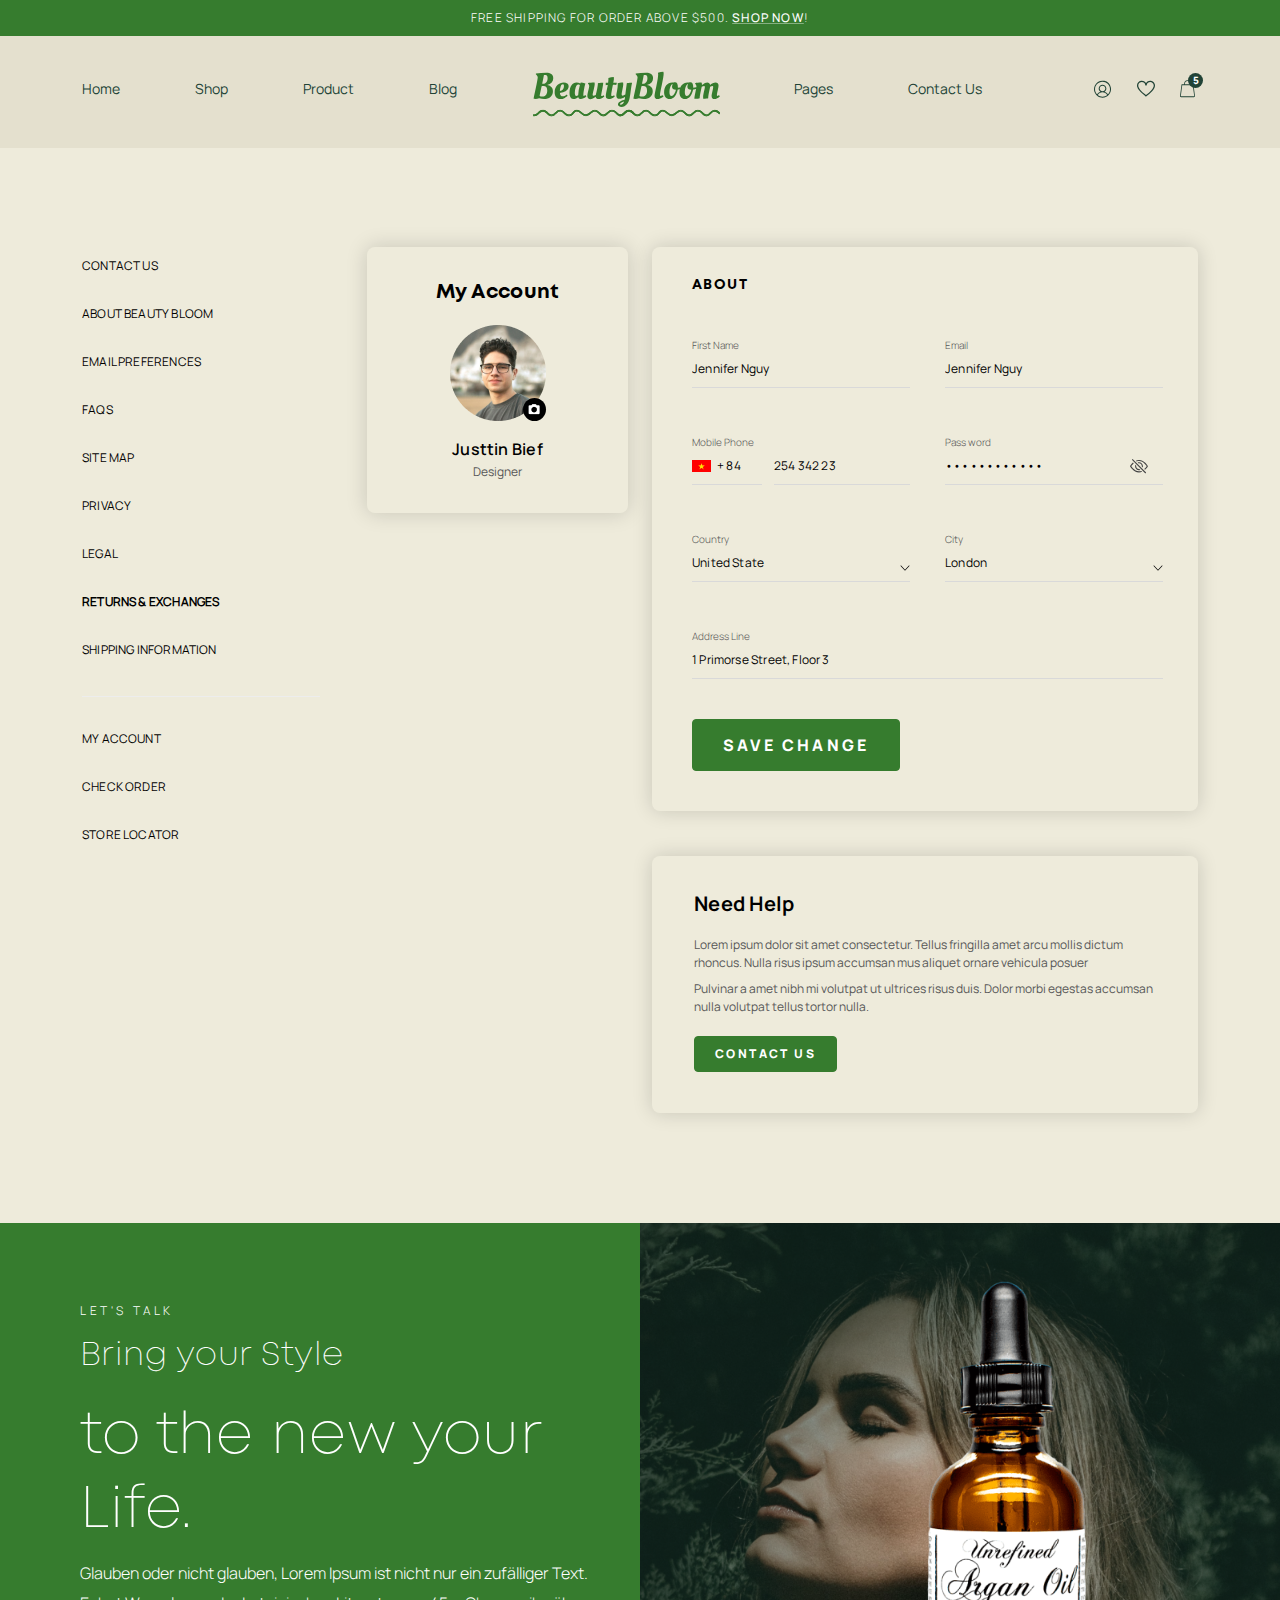
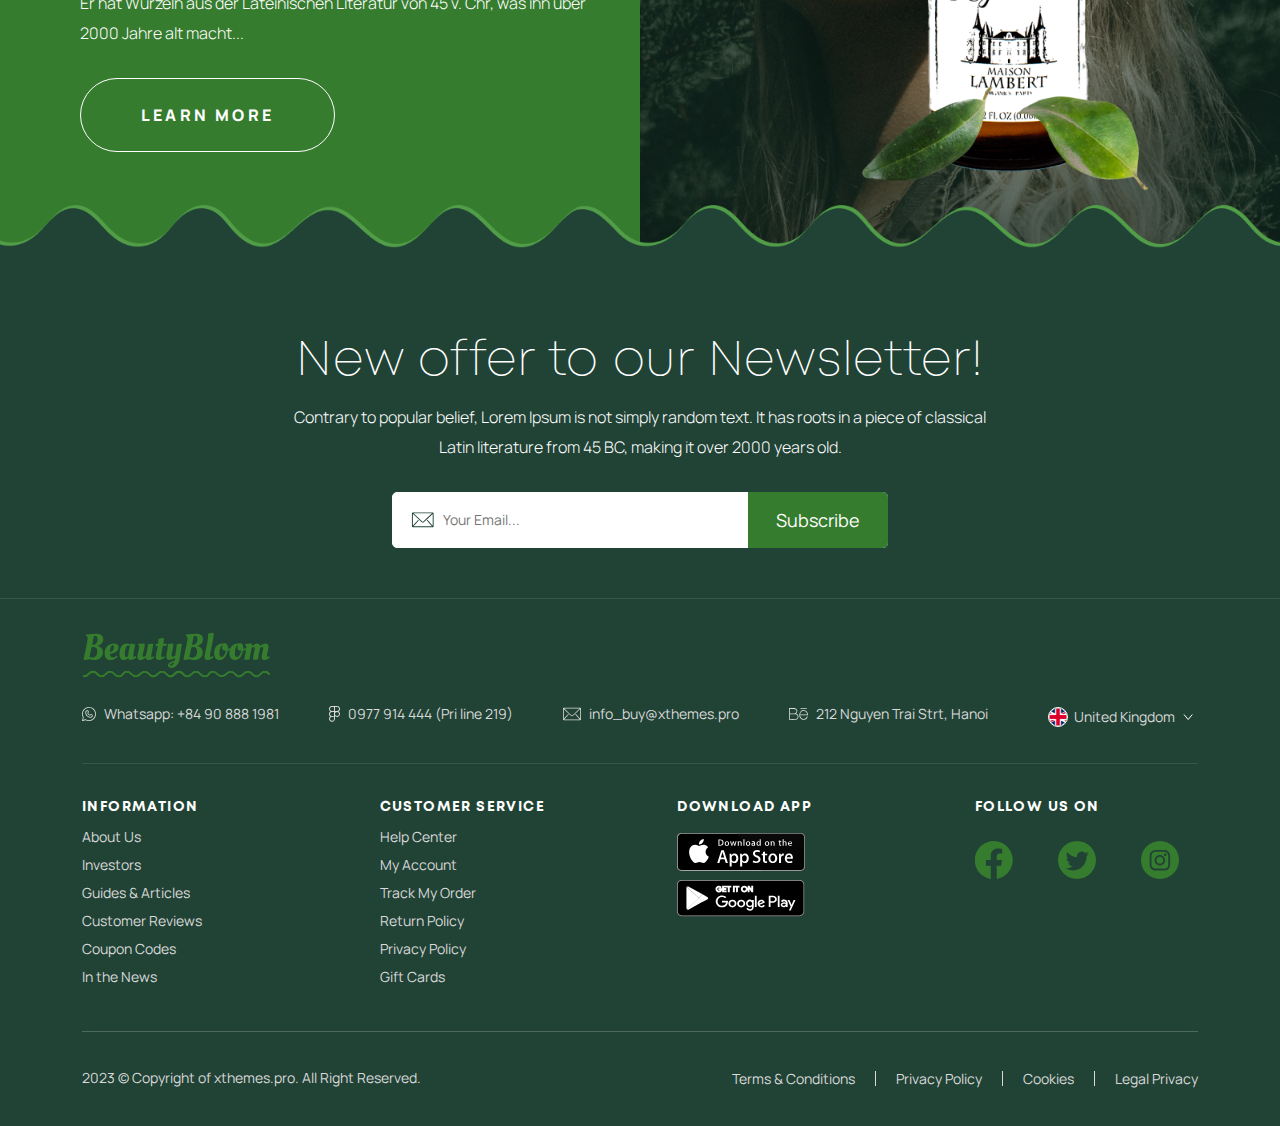
<file: my-account.html>
<!DOCTYPE html>
<html lang="en">
  <head>
    <meta charset="UTF-8" />
    <meta name="viewport" content="width=device-width, initial-scale=1.0" />
    <title>My Account</title>
    <link rel="stylesheet" href="assets/bootstrap/css/bootstrap.min.css" />
    <link rel="stylesheet" href="assets/swiper/swiper-bundle.min.css" />
    <link rel="stylesheet" href="assets/css/style.css" />
  </head>
  <body>
    <!-- START HEADER -->
    <header class="header">
      <div class="header-topbar">
        <p>
          Free Shipping for order above $500.
          <a href="#" title="Shop now">Shop now</a>!
        </p>
      </div>
      <div class="header-wrapper">
        <div class="container">
          <div class="header-container">
            <nav class="header-nav">
              <ul class="header-nav-list">
                <li class="header-nav-item">
                  <a href="homepage.html" class="header-nav-link" title="Home"
                    >Home</a
                  >
                </li>
                <li class="header-nav-item">
                  <a
                    href="product-list.html"
                    class="header-nav-link"
                    title="Shop"
                    >Shop</a
                  >
                </li>
                <li class="header-nav-item">
                  <a
                    href="product-list.html"
                    class="header-nav-link"
                    title="Product"
                    >Product</a
                  >

                  <div class="mega-menu position-absolute">
                    <div class="container">
                      <div class="mega-menu-main d-flex">
                        <div class="mega-menu-list d-flex">
                          <div class="mega-menu-col">
                            <a href="#" class="mega-menu-title"
                              >Women’s Beauty</a
                            >
                            <ul class="mega-menu-list">
                              <li>
                                <a href="#" class="mega-menu-list-item"
                                  >Lip sleeping</a
                                >
                              </li>
                              <li>
                                <a href="#" class="mega-menu-list-item"
                                  >Water Bank Buld</a
                                >
                              </li>
                              <li>
                                <a href="#" class="mega-menu-list-item"
                                  >Retinol Lips</a
                                >
                              </li>
                              <li>
                                <a href="#" class="mega-menu-list-item"
                                  >AHA Skin</a
                                >
                              </li>
                              <li>
                                <a href="#" class="mega-menu-list-item"
                                  >BHA skins</a
                                >
                              </li>
                              <li>
                                <a href="#" class="mega-menu-list-item"
                                  >Skin BHA - AHA</a
                                >
                              </li>
                            </ul>
                          </div>

                          <div class="mega-menu-col">
                            <a href="#" class="mega-menu-title">Men’s Beauty</a>
                            <ul class="mega-menu-list">
                              <li>
                                <a href="#" class="mega-menu-list-item"
                                  >Cream skin</a
                                >
                              </li>
                              <li>
                                <a href="#" class="mega-menu-list-item"
                                  >Beauty Water</a
                                >
                              </li>
                              <li>
                                <a href="#" class="mega-menu-list-item"
                                  >Retinol skin</a
                                >
                              </li>
                              <li>
                                <a href="#" class="mega-menu-list-item"
                                  >water Bank skin</a
                                >
                              </li>
                              <li>
                                <a href="#" class="mega-menu-list-item"
                                  >Oiliness</a
                                >
                              </li>
                              <li>
                                <a href="#" class="mega-menu-list-item"
                                  >hyaluronic</a
                                >
                              </li>
                            </ul>
                          </div>

                          <div class="mega-menu-col">
                            <a href="#" class="mega-menu-title">By Brands</a>
                            <ul class="mega-menu-list">
                              <li>
                                <a href="#" class="mega-menu-list-item"
                                  >laropochesay</a
                                >
                              </li>
                              <li>
                                <a href="#" class="mega-menu-list-item"
                                  >Milamo</a
                                >
                              </li>
                              <li>
                                <a href="#" class="mega-menu-list-item"
                                  >Laneige</a
                                >
                              </li>
                              <li>
                                <a href="#" class="mega-menu-list-item">AHC</a>
                              </li>
                              <li>
                                <a href="#" class="mega-menu-list-item"
                                  >the body shop</a
                                >
                              </li>
                            </ul>
                          </div>

                          <div class="mega-menu-col">
                            <a href="#" class="mega-menu-title">Accessories</a>
                            <ul class="mega-menu-list">
                              <li>
                                <a href="#" class="mega-menu-list-item"
                                  >Skin beauty</a
                                >
                              </li>
                              <li>
                                <a href="#" class="mega-menu-list-item"
                                  >makeup</a
                                >
                              </li>
                              <li>
                                <a href="#" class="mega-menu-list-item"
                                  >sleeping mask</a
                                >
                              </li>
                              <li>
                                <a href="#" class="mega-menu-list-item"
                                  >Overnight</a
                                >
                              </li>
                            </ul>
                          </div>

                          <div class="mega-menu-col">
                            <a href="#" class="mega-menu-title">Dryness</a>
                            <ul class="mega-menu-list">
                              <li>
                                <a href="#" class="mega-menu-list-item"
                                  >Aqua Clear</a
                                >
                              </li>
                              <li>
                                <a href="#" class="mega-menu-list-item"
                                  >Skin face</a
                                >
                              </li>
                              <li>
                                <a href="#" class="mega-menu-list-item"
                                  >Sun Cream</a
                                >
                              </li>
                            </ul>
                          </div>
                        </div>
                        <div class="mega-menu-side">
                          <div class="mega-menu-image">
                            <img
                              src="assets/images/mega-menu.png"
                              alt="bread shampoo"
                            />
                          </div>
                          <a href="#" title="Shop Now"
                            ><span>Shop Now</span
                            ><svg
                              width="16"
                              height="8"
                              viewBox="0 0 16 8"
                              fill="none"
                              xmlns="http://www.w3.org/2000/svg"
                            >
                              <path
                                d="M11.937 7.99984C11.6858 7.88884 11.5797 7.75851 11.6323 7.56738C11.6617 7.46044 11.7406 7.35661 11.8217 7.27523C12.547 6.54688 13.2775 5.82383 14.0069 5.09954C14.2426 4.86569 14.4797 4.63309 14.7546 4.36183H14.5239C9.936 4.36183 5.34847 4.36183 0.760624 4.36183C0.641004 4.36183 0.52107 4.36557 0.40145 4.3609C0.16127 4.35092 -0.000624474 4.20032 1.81067e-06 3.99392C0.000628095 3.79437 0.155007 3.6472 0.387672 3.62787C0.43934 3.62351 0.491635 3.62631 0.54393 3.62631C5.19941 3.62631 9.8549 3.62631 14.5101 3.62631H14.7387C14.672 3.55585 14.6319 3.51095 14.5893 3.46886C13.6546 2.53878 12.7198 1.60901 11.7851 0.678615C11.6004 0.494969 11.5703 0.30571 11.6962 0.14233C11.8183 -0.016061 12.0328 -0.0472403 12.1934 0.0728002C12.2432 0.109904 12.289 0.152931 12.3331 0.196582C13.4936 1.34866 14.6541 2.50074 15.8124 3.655C15.8848 3.72702 15.938 3.81775 16 3.89975V4.08621C15.9264 4.17912 15.8616 4.28045 15.7783 4.3637C14.6422 5.49676 13.5046 6.62795 12.3635 7.75602C12.2667 7.85143 12.1424 7.91909 12.0309 7.99953H11.9373L11.937 7.99984Z"
                                fill="#214336"
                              />
                            </svg>
                          </a>
                        </div>
                      </div>
                    </div>
                  </div>
                </li>
                <li class="header-nav-item">
                  <a href="our-blog.html" class="header-nav-link" title="Blog"
                    >Blog</a
                  >
                </li>
                <li class="header-logo">
                  <a href="homepage.html" title="Beauty Bloom">
                    <img
                      src="assets/images/Logo.svg"
                      alt="Beauty Bloom"
                      title="Beauty Bloom"
                    />
                  </a>
                </li>
                <li class="header-nav-item">
                  <a href="#" class="header-nav-link" title="Pages">Pages</a>
                </li>
                <li class="header-nav-item">
                  <a
                    href="contact-us.html"
                    class="header-nav-link"
                    title="Contact Us"
                    >Contact Us</a
                  >
                </li>
              </ul>
            </nav>
            <div class="header-action">
              <div class="header-action-group">
                <div
                  id="menu-mobile-btn"
                  class="d-block d-xl-none d-lg-none header-action-item"
                  type="button"
                  data-bs-toggle="offcanvas"
                  data-bs-target="#menu-mobile"
                  aria-controls="menu-mobile"
                >
                  <img
                    src="assets/images/menu-icon.svg"
                    alt="menu"
                    title="menu"
                  />
                </div>
                <div
                  class="header-action-item header-action-account"
                  data-bs-toggle="modal"
                  data-bs-target="#login"
                  aria-controls="login"
                >
                  <img
                    src="assets/images/account-icon.svg"
                    alt="login"
                    title="login"
                  />
                </div>
              </div>
              <div class="header-logo d-flex d-lg-none">
                <a href="homepage.html" title="Beauty Bloom">
                  <img
                    src="assets/images/Logo.svg"
                    alt="Beauty Bloom"
                    title="Beauty Bloom"
                  />
                </a>
              </div>
              <div class="header-action-group">
                <a href="#" title="wishlist" class="header-action-item">
                  <img
                    src="assets/images/heart-icon.svg"
                    alt="wishlist"
                    title="wishlist"
                  />
                </a>
                <a
                  href="shopping-cart.html"
                  title="shopping cart"
                  class="header-action-item header-cart"
                >
                  <img
                    src="assets/images/cart-icon.svg"
                    alt="cart"
                    title="cart"
                  />
                  <span>5</span>
                </a>
              </div>
            </div>
            <div
              class="offcanvas offcanvas-start"
              tabindex="-1"
              id="menu-mobile"
              aria-labelledby="menu-mobileLabel"
            >
              <div class="offcanvas-body">
                <button
                  type="button"
                  class="btn-close"
                  data-bs-dismiss="offcanvas"
                  aria-label="Close"
                ></button>
                <nav class="header-nav-mobile">
                  <ul class="nav-list">
                    <li>
                      <a href="homepage.html" class="header-nav-item">Home</a>
                    </li>
                    <li>
                      <a href="about.html" class="header-nav-item">About</a>
                    </li>
                    <li>
                      <a href="service.html" class="header-nav-item"
                        >Services</a
                      >
                    </li>
                    <li class="position-relative">
                      <a
                        href="list-product-1-view-grid.html"
                        class="header-nav-item"
                        >Product</a
                      >
                      <ul
                        class="header-nav-list-lv0 collapse"
                        id="collapsesubmenu-1"
                      >
                        <li class="position-relative">
                          <a href="#" class="header-nav-item">Women’s Beauty</a>
                          <ul
                            class="header-nav-list-lv1 collapse"
                            id="collapsesubmenu-lv1-1"
                          >
                            <li>
                              <a href="#" class="header-nav-item"
                                >Lip sleeping</a
                              >
                            </li>
                            <li>
                              <a href="#" class="header-nav-item"
                                >Water Bank Buld</a
                              >
                            </li>
                            <li>
                              <a href="#" class="header-nav-item"
                                >Retinol Lips</a
                              >
                            </li>
                            <li>
                              <a href="#" class="header-nav-item">AHA Skin</a>
                            </li>
                            <li>
                              <a href="#" class="header-nav-item">BHA skins</a>
                            </li>
                            <li>
                              <a href="#" class="header-nav-item"
                                >Skin BHA - AHA</a
                              >
                            </li>
                          </ul>

                          <div
                            class="close-sub-nav collapsed"
                            data-bs-toggle="collapse"
                            href="#collapsesubmenu-lv1-1"
                            role="button"
                            aria-expanded="false"
                            aria-controls="collapsesubmenulv1-1"
                          >
                            <svg
                              version="1.1"
                              id="Capa_1"
                              xmlns="http://www.w3.org/2000/svg"
                              xmlns:xlink="http://www.w3.org/1999/xlink"
                              x="0px"
                              y="0px"
                              viewBox="0 0 512 512"
                              style="enable-background: new 0 0 512 512"
                              xml:space="preserve"
                            >
                              <g>
                                <g>
                                  <path
                                    d="M492,236H276V20c0-11.046-8.954-20-20-20c-11.046,0-20,8.954-20,20v216H20c-11.046,0-20,8.954-20,20s8.954,20,20,20h216			v216c0,11.046,8.954,20,20,20s20-8.954,20-20V276h216c11.046,0,20-8.954,20-20C512,244.954,503.046,236,492,236z"
                                  />
                                </g>
                              </g>
                              <g></g>
                              <g></g>
                              <g></g>
                              <g></g>
                              <g></g>
                              <g></g>
                              <g></g>
                              <g></g>
                              <g></g>
                              <g></g>
                              <g></g>
                              <g></g>
                              <g></g>
                              <g></g>
                              <g></g>
                            </svg>

                            <svg
                              id="svg1591"
                              height="24"
                              viewBox="0 0 6.3499999 6.3500002"
                              width="24"
                              xmlns="http://www.w3.org/2000/svg"
                              xmlns:svg="http://www.w3.org/2000/svg"
                            >
                              <g id="layer1" transform="translate(0 -290.65)">
                                <path
                                  id="path2047"
                                  d="m.79427278 293.56039a.2646485.2646485 0 0 0 0 .52917h4.76146822a.2646485.2646485 0 0 0 0-.52917z"
                                  font-variant-ligatures="normal"
                                  font-variant-position="normal"
                                  font-variant-caps="normal"
                                  font-variant-numeric="normal"
                                  font-variant-alternates="normal"
                                  font-feature-settings="normal"
                                  text-indent="0"
                                  text-align="start"
                                  text-decoration-line="none"
                                  text-decoration-style="solid"
                                  text-decoration-color="rgb(0,0,0)"
                                  text-transform="none"
                                  text-orientation="mixed"
                                  white-space="normal"
                                  shape-padding="0"
                                  isolation="auto"
                                  mix-blend-mode="normal"
                                  solid-color="rgb(0,0,0)"
                                  solid-opacity="1"
                                  vector-effect="none"
                                />
                              </g>
                            </svg>
                          </div>
                        </li>

                        <li class="position-relative">
                          <a href="#" class="header-nav-item">Men’s Beauty</a>
                          <ul
                            class="header-nav-list-lv1 collapse"
                            id="collapsesubmenu-lv1-2"
                          >
                            <li>
                              <a href="#" class="header-nav-item">Cream skin</a>
                            </li>
                            <li>
                              <a href="#" class="header-nav-item"
                                >Beauty Water</a
                              >
                            </li>
                            <li>
                              <a href="#" class="header-nav-item"
                                >Retinol skin</a
                              >
                            </li>
                            <li>
                              <a href="#" class="header-nav-item"
                                >water Bank skin</a
                              >
                            </li>
                            <li>
                              <a href="#" class="header-nav-item">Oiliness</a>
                            </li>
                            <li>
                              <a href="#" class="header-nav-item">hyaluronic</a>
                            </li>
                          </ul>

                          <div
                            class="close-sub-nav collapsed"
                            data-bs-toggle="collapse"
                            href="#collapsesubmenu-lv1-2"
                            role="button"
                            aria-expanded="false"
                            aria-controls="collapsesubmenu-lv1-2"
                          >
                            <svg
                              version="1.1"
                              id="Capa_1"
                              xmlns="http://www.w3.org/2000/svg"
                              xmlns:xlink="http://www.w3.org/1999/xlink"
                              x="0px"
                              y="0px"
                              viewBox="0 0 512 512"
                              style="enable-background: new 0 0 512 512"
                              xml:space="preserve"
                            >
                              <g>
                                <g>
                                  <path
                                    d="M492,236H276V20c0-11.046-8.954-20-20-20c-11.046,0-20,8.954-20,20v216H20c-11.046,0-20,8.954-20,20s8.954,20,20,20h216			v216c0,11.046,8.954,20,20,20s20-8.954,20-20V276h216c11.046,0,20-8.954,20-20C512,244.954,503.046,236,492,236z"
                                  />
                                </g>
                              </g>
                              <g></g>
                              <g></g>
                              <g></g>
                              <g></g>
                              <g></g>
                              <g></g>
                              <g></g>
                              <g></g>
                              <g></g>
                              <g></g>
                              <g></g>
                              <g></g>
                              <g></g>
                              <g></g>
                              <g></g>
                            </svg>

                            <svg
                              id="svg1591"
                              height="24"
                              viewBox="0 0 6.3499999 6.3500002"
                              width="24"
                              xmlns="http://www.w3.org/2000/svg"
                              xmlns:svg="http://www.w3.org/2000/svg"
                            >
                              <g id="layer1" transform="translate(0 -290.65)">
                                <path
                                  id="path2047"
                                  d="m.79427278 293.56039a.2646485.2646485 0 0 0 0 .52917h4.76146822a.2646485.2646485 0 0 0 0-.52917z"
                                  font-variant-ligatures="normal"
                                  font-variant-position="normal"
                                  font-variant-caps="normal"
                                  font-variant-numeric="normal"
                                  font-variant-alternates="normal"
                                  font-feature-settings="normal"
                                  text-indent="0"
                                  text-align="start"
                                  text-decoration-line="none"
                                  text-decoration-style="solid"
                                  text-decoration-color="rgb(0,0,0)"
                                  text-transform="none"
                                  text-orientation="mixed"
                                  white-space="normal"
                                  shape-padding="0"
                                  isolation="auto"
                                  mix-blend-mode="normal"
                                  solid-color="rgb(0,0,0)"
                                  solid-opacity="1"
                                  vector-effect="none"
                                />
                              </g>
                            </svg>
                          </div>
                        </li>
                        <li class="position-relative">
                          <a href="#" class="header-nav-item">By Brands</a>
                          <ul
                            class="header-nav-list-lv1 collapse"
                            id="collapsesubmenu-lv1-3"
                          >
                            <li>
                              <a href="#" class="header-nav-item"
                                >laropochesay</a
                              >
                            </li>
                            <li>
                              <a href="#" class="header-nav-item">Milamo</a>
                            </li>
                            <li>
                              <a href="#" class="header-nav-item">Laneige</a>
                            </li>
                            <li>
                              <a href="#" class="header-nav-item">AHC</a>
                            </li>
                            <li>
                              <a href="#" class="header-nav-item"
                                >the body shop</a
                              >
                            </li>
                          </ul>

                          <div
                            class="close-sub-nav collapsed"
                            data-bs-toggle="collapse"
                            href="#collapsesubmenu-lv1-3"
                            role="button"
                            aria-expanded="false"
                            aria-controls="collapsesubmenu-lv1-3"
                          >
                            <svg
                              version="1.1"
                              id="Capa_1"
                              xmlns="http://www.w3.org/2000/svg"
                              xmlns:xlink="http://www.w3.org/1999/xlink"
                              x="0px"
                              y="0px"
                              viewBox="0 0 512 512"
                              style="enable-background: new 0 0 512 512"
                              xml:space="preserve"
                            >
                              <g>
                                <g>
                                  <path
                                    d="M492,236H276V20c0-11.046-8.954-20-20-20c-11.046,0-20,8.954-20,20v216H20c-11.046,0-20,8.954-20,20s8.954,20,20,20h216			v216c0,11.046,8.954,20,20,20s20-8.954,20-20V276h216c11.046,0,20-8.954,20-20C512,244.954,503.046,236,492,236z"
                                  />
                                </g>
                              </g>
                              <g></g>
                              <g></g>
                              <g></g>
                              <g></g>
                              <g></g>
                              <g></g>
                              <g></g>
                              <g></g>
                              <g></g>
                              <g></g>
                              <g></g>
                              <g></g>
                              <g></g>
                              <g></g>
                              <g></g>
                            </svg>

                            <svg
                              id="svg1591"
                              height="24"
                              viewBox="0 0 6.3499999 6.3500002"
                              width="24"
                              xmlns="http://www.w3.org/2000/svg"
                              xmlns:svg="http://www.w3.org/2000/svg"
                            >
                              <g id="layer1" transform="translate(0 -290.65)">
                                <path
                                  id="path2047"
                                  d="m.79427278 293.56039a.2646485.2646485 0 0 0 0 .52917h4.76146822a.2646485.2646485 0 0 0 0-.52917z"
                                  font-variant-ligatures="normal"
                                  font-variant-position="normal"
                                  font-variant-caps="normal"
                                  font-variant-numeric="normal"
                                  font-variant-alternates="normal"
                                  font-feature-settings="normal"
                                  text-indent="0"
                                  text-align="start"
                                  text-decoration-line="none"
                                  text-decoration-style="solid"
                                  text-decoration-color="rgb(0,0,0)"
                                  text-transform="none"
                                  text-orientation="mixed"
                                  white-space="normal"
                                  shape-padding="0"
                                  isolation="auto"
                                  mix-blend-mode="normal"
                                  solid-color="rgb(0,0,0)"
                                  solid-opacity="1"
                                  vector-effect="none"
                                />
                              </g>
                            </svg>
                          </div>
                        </li>
                        <li class="position-relative">
                          <a href="#" class="header-nav-item">Accessories</a>
                          <ul
                            class="header-nav-list-lv1 collapse"
                            id="collapsesubmenu-lv1-4"
                          >
                            <li>
                              <a href="#" class="header-nav-item"
                                >Skin beauty</a
                              >
                            </li>
                            <li>
                              <a href="#" class="header-nav-item">makeup</a>
                            </li>
                            <li>
                              <a href="#" class="header-nav-item"
                                >sleeping mask</a
                              >
                            </li>
                            <li>
                              <a href="#" class="header-nav-item">Overnight</a>
                            </li>
                          </ul>

                          <div
                            class="close-sub-nav collapsed"
                            data-bs-toggle="collapse"
                            href="#collapsesubmenu-lv1-4"
                            role="button"
                            aria-expanded="false"
                            aria-controls="collapsesubmenu-lv1-4"
                          >
                            <svg
                              version="1.1"
                              id="Capa_1"
                              xmlns="http://www.w3.org/2000/svg"
                              xmlns:xlink="http://www.w3.org/1999/xlink"
                              x="0px"
                              y="0px"
                              viewBox="0 0 512 512"
                              style="enable-background: new 0 0 512 512"
                              xml:space="preserve"
                            >
                              <g>
                                <g>
                                  <path
                                    d="M492,236H276V20c0-11.046-8.954-20-20-20c-11.046,0-20,8.954-20,20v216H20c-11.046,0-20,8.954-20,20s8.954,20,20,20h216			v216c0,11.046,8.954,20,20,20s20-8.954,20-20V276h216c11.046,0,20-8.954,20-20C512,244.954,503.046,236,492,236z"
                                  />
                                </g>
                              </g>
                              <g></g>
                              <g></g>
                              <g></g>
                              <g></g>
                              <g></g>
                              <g></g>
                              <g></g>
                              <g></g>
                              <g></g>
                              <g></g>
                              <g></g>
                              <g></g>
                              <g></g>
                              <g></g>
                              <g></g>
                            </svg>

                            <svg
                              id="svg1591"
                              height="24"
                              viewBox="0 0 6.3499999 6.3500002"
                              width="24"
                              xmlns="http://www.w3.org/2000/svg"
                              xmlns:svg="http://www.w3.org/2000/svg"
                            >
                              <g id="layer1" transform="translate(0 -290.65)">
                                <path
                                  id="path2047"
                                  d="m.79427278 293.56039a.2646485.2646485 0 0 0 0 .52917h4.76146822a.2646485.2646485 0 0 0 0-.52917z"
                                  font-variant-ligatures="normal"
                                  font-variant-position="normal"
                                  font-variant-caps="normal"
                                  font-variant-numeric="normal"
                                  font-variant-alternates="normal"
                                  font-feature-settings="normal"
                                  text-indent="0"
                                  text-align="start"
                                  text-decoration-line="none"
                                  text-decoration-style="solid"
                                  text-decoration-color="rgb(0,0,0)"
                                  text-transform="none"
                                  text-orientation="mixed"
                                  white-space="normal"
                                  shape-padding="0"
                                  isolation="auto"
                                  mix-blend-mode="normal"
                                  solid-color="rgb(0,0,0)"
                                  solid-opacity="1"
                                  vector-effect="none"
                                />
                              </g>
                            </svg>
                          </div>
                        </li>
                        <li class="position-relative">
                          <a href="#" class="header-nav-item">Dryness</a>
                          <ul
                            class="header-nav-list-lv1 collapse"
                            id="collapsesubmenu-lv1-5"
                          >
                            <li>
                              <a href="#" class="header-nav-item">Aqua Clear</a>
                            </li>
                            <li>
                              <a href="#" class="header-nav-item">Skin face</a>
                            </li>
                            <li>
                              <a href="#" class="header-nav-item">Sun Cream</a>
                            </li>
                          </ul>

                          <div
                            class="close-sub-nav collapsed"
                            data-bs-toggle="collapse"
                            href="#collapsesubmenu-lv1-5"
                            role="button"
                            aria-expanded="false"
                            aria-controls="collapsesubmenu-lv1-5"
                          >
                            <svg
                              version="1.1"
                              id="Capa_1"
                              xmlns="http://www.w3.org/2000/svg"
                              xmlns:xlink="http://www.w3.org/1999/xlink"
                              x="0px"
                              y="0px"
                              viewBox="0 0 512 512"
                              style="enable-background: new 0 0 512 512"
                              xml:space="preserve"
                            >
                              <g>
                                <g>
                                  <path
                                    d="M492,236H276V20c0-11.046-8.954-20-20-20c-11.046,0-20,8.954-20,20v216H20c-11.046,0-20,8.954-20,20s8.954,20,20,20h216			v216c0,11.046,8.954,20,20,20s20-8.954,20-20V276h216c11.046,0,20-8.954,20-20C512,244.954,503.046,236,492,236z"
                                  />
                                </g>
                              </g>
                              <g></g>
                              <g></g>
                              <g></g>
                              <g></g>
                              <g></g>
                              <g></g>
                              <g></g>
                              <g></g>
                              <g></g>
                              <g></g>
                              <g></g>
                              <g></g>
                              <g></g>
                              <g></g>
                              <g></g>
                            </svg>

                            <svg
                              id="svg1591"
                              height="24"
                              viewBox="0 0 6.3499999 6.3500002"
                              width="24"
                              xmlns="http://www.w3.org/2000/svg"
                              xmlns:svg="http://www.w3.org/2000/svg"
                            >
                              <g id="layer1" transform="translate(0 -290.65)">
                                <path
                                  id="path2047"
                                  d="m.79427278 293.56039a.2646485.2646485 0 0 0 0 .52917h4.76146822a.2646485.2646485 0 0 0 0-.52917z"
                                  font-variant-ligatures="normal"
                                  font-variant-position="normal"
                                  font-variant-caps="normal"
                                  font-variant-numeric="normal"
                                  font-variant-alternates="normal"
                                  font-feature-settings="normal"
                                  text-indent="0"
                                  text-align="start"
                                  text-decoration-line="none"
                                  text-decoration-style="solid"
                                  text-decoration-color="rgb(0,0,0)"
                                  text-transform="none"
                                  text-orientation="mixed"
                                  white-space="normal"
                                  shape-padding="0"
                                  isolation="auto"
                                  mix-blend-mode="normal"
                                  solid-color="rgb(0,0,0)"
                                  solid-opacity="1"
                                  vector-effect="none"
                                />
                              </g>
                            </svg>
                          </div>
                        </li>
                      </ul>
                      <div
                        class="close-sub-nav collapsed"
                        data-bs-toggle="collapse"
                        href="#collapsesubmenu-1"
                        role="button"
                        aria-expanded="false"
                        aria-controls="collapsesubmenu-1"
                      >
                        <svg
                          version="1.1"
                          id="Capa_1"
                          xmlns="http://www.w3.org/2000/svg"
                          xmlns:xlink="http://www.w3.org/1999/xlink"
                          x="0px"
                          y="0px"
                          viewBox="0 0 512 512"
                          style="enable-background: new 0 0 512 512"
                          xml:space="preserve"
                        >
                          <g>
                            <g>
                              <path
                                d="M492,236H276V20c0-11.046-8.954-20-20-20c-11.046,0-20,8.954-20,20v216H20c-11.046,0-20,8.954-20,20s8.954,20,20,20h216			v216c0,11.046,8.954,20,20,20s20-8.954,20-20V276h216c11.046,0,20-8.954,20-20C512,244.954,503.046,236,492,236z"
                              />
                            </g>
                          </g>
                          <g></g>
                          <g></g>
                          <g></g>
                          <g></g>
                          <g></g>
                          <g></g>
                          <g></g>
                          <g></g>
                          <g></g>
                          <g></g>
                          <g></g>
                          <g></g>
                          <g></g>
                          <g></g>
                          <g></g>
                        </svg>

                        <svg
                          id="svg1591"
                          height="24"
                          viewBox="0 0 6.3499999 6.3500002"
                          width="24"
                          xmlns="http://www.w3.org/2000/svg"
                          xmlns:svg="http://www.w3.org/2000/svg"
                        >
                          <g id="layer1" transform="translate(0 -290.65)">
                            <path
                              id="path2047"
                              d="m.79427278 293.56039a.2646485.2646485 0 0 0 0 .52917h4.76146822a.2646485.2646485 0 0 0 0-.52917z"
                              font-variant-ligatures="normal"
                              font-variant-position="normal"
                              font-variant-caps="normal"
                              font-variant-numeric="normal"
                              font-variant-alternates="normal"
                              font-feature-settings="normal"
                              text-indent="0"
                              text-align="start"
                              text-decoration-line="none"
                              text-decoration-style="solid"
                              text-decoration-color="rgb(0,0,0)"
                              text-transform="none"
                              text-orientation="mixed"
                              white-space="normal"
                              shape-padding="0"
                              isolation="auto"
                              mix-blend-mode="normal"
                              solid-color="rgb(0,0,0)"
                              solid-opacity="1"
                              vector-effect="none"
                            />
                          </g>
                        </svg>
                      </div>
                    </li>

                    <li>
                      <a href="blog.html" class="header-nav-item">Blog</a>
                    </li>
                    <li>
                      <a href="contact-us.html" class="header-nav-item"
                        >Contact</a
                      >
                    </li>
                  </ul>
                </nav>
              </div>
            </div>
          </div>
        </div>
      </div>
    </header>
    <!-- END HEADER -->

    <main class="position-relative">
      <div class="container information">
        <div class="row">
          <div class="col-lg-3 col-12">
            <aside class="accordion information-side" id="information-side">
              <h3 class="accordion-header d-block d-xl-none d-lg-none">
                <button
                  class="accordion-button collapsed"
                  type="button"
                  data-bs-toggle="collapse"
                  data-bs-target="#collapseAsideAcount"
                  aria-expanded="true"
                  aria-controls="collapseAsideAcount"
                >
                  Account Setting
                </button>
              </h3>
              <div
                id="collapseAsideAcount"
                class="accordion-collapse collapse show"
                data-bs-parent="#information-side"
              >
                <div class="accordion-body">
                  <ul class="nav flex-column information-nav">
                    <li class="nav-item information-nav-item">
                      <a class="nav-link information-nav-link" href="#"
                        >CONTACT US</a
                      >
                    </li>
                    <li class="nav-item information-nav-item">
                      <a class="nav-link information-nav-link" href="#"
                        >About Beauty Bloom</a
                      >
                    </li>
                    <li class="nav-item information-nav-item">
                      <a class="nav-link information-nav-link" href="#"
                        >EMAIL PREFERENCES</a
                      >
                    </li>
                    <li class="nav-item information-nav-item">
                      <a class="nav-link information-nav-link" href="#">FAQs</a>
                    </li>
                    <li class="nav-item information-nav-item">
                      <a class="nav-link information-nav-link" href="#"
                        >SITE MAP</a
                      >
                    </li>
                    <li class="nav-item information-nav-item">
                      <a class="nav-link information-nav-link" href="#"
                        >PRIVACY</a
                      >
                    </li>
                    <li class="nav-item information-nav-item">
                      <a class="nav-link information-nav-link" href="#"
                        >LEGAL</a
                      >
                    </li>
                    <li class="nav-item information-nav-item">
                      <a
                        class="nav-link information-nav-link active"
                        aria-current="page"
                        href="#"
                        >Returns & Exchanges</a
                      >
                    </li>
                    <li class="nav-item information-nav-item">
                      <a class="nav-link information-nav-link" href="#"
                        >SHIPPING information</a
                      >
                    </li>
                    <li class="information-nav-line"></li>
                    <li class="nav-item information-nav-item">
                      <a
                        class="nav-link information-nav-link"
                        href="information-my-account.html"
                        >MY ACCOUNT</a
                      >
                    </li>
                    <li class="nav-item information-nav-item">
                      <a
                        class="nav-link information-nav-link"
                        href="information-my-order.html"
                        >CHECK ORDER</a
                      >
                    </li>
                    <li class="nav-item information-nav-item">
                      <a class="nav-link information-nav-link" href="#"
                        >STORE LOCATOR</a
                      >
                    </li>
                  </ul>
                </div>
              </div>
            </aside>
          </div>
          <div class="col-lg-3 col-12">
            <div class="account-card">
              <h3>My Account</h3>
              <div class="account-avatar">
                <img
                  src="assets/images/avatar.png"
                  alt="Justtin Bief"
                  title="Justtin Bief"
                />
                <button class="account-change">
                  <img
                    src="assets/images/change-avatar-icon.png"
                    alt="change avatar"
                    title="change avatar"
                  />
                </button>
              </div>
              <h2 class="account-name">Justtin Bief</h2>
              <p class="account-position">Designer</p>
            </div>
          </div>
          <div class="col-lg-6 col-12">
            <div class="information-content">
              <h2>About</h2>
              <form class="information-form">
                <div class="information-field">
                  <label for="name">First Name</label>
                  <div class="information-form-control">
                    <input
                      type="text"
                      name="name"
                      value="Jennifer Nguy"
                      placeholder="Enter your name"
                    />
                    <div class="clear-input position-absolute d-none">
                      <svg
                        width="16"
                        height="16"
                        viewBox="0 0 16 16"
                        fill="none"
                        xmlns="http://www.w3.org/2000/svg"
                      >
                        <path
                          d="M7.38593 16C7.77797 16 8.16965 16 8.56169 16C8.80162 15.965 9.04192 15.9346 9.28078 15.8943C11.2752 15.5561 12.9405 14.6182 14.1902 13.0282C15.9833 10.7468 16.4739 8.1725 15.5295 5.42536C14.5351 2.5325 12.4614 0.783926 9.47216 0.142855C9.17224 0.0785694 8.86518 0.0471411 8.56169 0.000354767H7.42164C7.39379 0.00964069 7.36629 0.0221405 7.33773 0.0274973C6.83144 0.118212 6.31372 0.168569 5.81992 0.304641C1.40539 1.52071 -1.10358 6.35321 0.474568 10.6632C1.51429 13.5025 3.56124 15.2254 6.51331 15.8589C6.80109 15.9207 7.09494 15.9536 7.38593 16ZM7.1892 8.00428C7.13243 7.94393 7.08923 7.89607 7.04388 7.85036C6.42333 7.21857 5.80136 6.58786 5.18224 5.95464C4.99086 5.75893 4.95587 5.48786 5.08155 5.26571C5.20152 5.05393 5.44145 4.935 5.68889 5.00286C5.81278 5.03714 5.93739 5.11786 6.02987 5.21C6.54866 5.725 7.05781 6.25 7.57017 6.77143C7.70656 6.91036 7.84367 7.04857 7.98756 7.19393C8.04576 7.13857 8.09324 7.09536 8.13859 7.05C8.76021 6.4275 9.38004 5.80321 10.0031 5.18214C10.2837 4.9025 10.6758 4.92107 10.9021 5.21821C11.0871 5.46071 11.0546 5.76107 10.8097 6.00428C10.177 6.6325 9.54178 7.25821 8.90802 7.88536C8.8716 7.92143 8.83911 7.96178 8.80805 7.99643C9.02442 8.21821 9.22901 8.43286 9.43931 8.64214C9.89455 9.09464 10.3566 9.54071 10.8082 9.99679C11.1449 10.3368 11.0089 10.8682 10.5608 10.9846C10.3319 11.0443 10.1434 10.9621 9.98131 10.7989C9.36505 10.1793 8.74664 9.56214 8.13216 8.94071C8.08789 8.89571 8.07075 8.82393 8.03969 8.7625C7.94721 8.85 7.91615 8.8775 7.88723 8.90643C7.27418 9.52071 6.66041 10.1343 6.04879 10.75C5.89776 10.9021 5.72566 10.9957 5.50786 10.9536C5.28792 10.9107 5.13439 10.7832 5.06405 10.5632C4.98836 10.3257 5.06512 10.1314 5.23222 9.96393C5.87848 9.31571 6.52545 8.66857 7.18813 8.00464L7.1892 8.00428Z"
                          fill="#C8C8C8"
                        ></path>
                      </svg>
                    </div>
                  </div>
                </div>
                <div class="information-field">
                  <label for="email">Email</label>
                  <div class="information-form-control">
                    <input
                      type="email"
                      name="email"
                      value="Jennifer Nguy"
                      placeholder="Enter your email"
                    />
                    <div class="clear-input position-absolute d-none">
                      <svg
                        width="16"
                        height="16"
                        viewBox="0 0 16 16"
                        fill="none"
                        xmlns="http://www.w3.org/2000/svg"
                      >
                        <path
                          d="M7.38593 16C7.77797 16 8.16965 16 8.56169 16C8.80162 15.965 9.04192 15.9346 9.28078 15.8943C11.2752 15.5561 12.9405 14.6182 14.1902 13.0282C15.9833 10.7468 16.4739 8.1725 15.5295 5.42536C14.5351 2.5325 12.4614 0.783926 9.47216 0.142855C9.17224 0.0785694 8.86518 0.0471411 8.56169 0.000354767H7.42164C7.39379 0.00964069 7.36629 0.0221405 7.33773 0.0274973C6.83144 0.118212 6.31372 0.168569 5.81992 0.304641C1.40539 1.52071 -1.10358 6.35321 0.474568 10.6632C1.51429 13.5025 3.56124 15.2254 6.51331 15.8589C6.80109 15.9207 7.09494 15.9536 7.38593 16ZM7.1892 8.00428C7.13243 7.94393 7.08923 7.89607 7.04388 7.85036C6.42333 7.21857 5.80136 6.58786 5.18224 5.95464C4.99086 5.75893 4.95587 5.48786 5.08155 5.26571C5.20152 5.05393 5.44145 4.935 5.68889 5.00286C5.81278 5.03714 5.93739 5.11786 6.02987 5.21C6.54866 5.725 7.05781 6.25 7.57017 6.77143C7.70656 6.91036 7.84367 7.04857 7.98756 7.19393C8.04576 7.13857 8.09324 7.09536 8.13859 7.05C8.76021 6.4275 9.38004 5.80321 10.0031 5.18214C10.2837 4.9025 10.6758 4.92107 10.9021 5.21821C11.0871 5.46071 11.0546 5.76107 10.8097 6.00428C10.177 6.6325 9.54178 7.25821 8.90802 7.88536C8.8716 7.92143 8.83911 7.96178 8.80805 7.99643C9.02442 8.21821 9.22901 8.43286 9.43931 8.64214C9.89455 9.09464 10.3566 9.54071 10.8082 9.99679C11.1449 10.3368 11.0089 10.8682 10.5608 10.9846C10.3319 11.0443 10.1434 10.9621 9.98131 10.7989C9.36505 10.1793 8.74664 9.56214 8.13216 8.94071C8.08789 8.89571 8.07075 8.82393 8.03969 8.7625C7.94721 8.85 7.91615 8.8775 7.88723 8.90643C7.27418 9.52071 6.66041 10.1343 6.04879 10.75C5.89776 10.9021 5.72566 10.9957 5.50786 10.9536C5.28792 10.9107 5.13439 10.7832 5.06405 10.5632C4.98836 10.3257 5.06512 10.1314 5.23222 9.96393C5.87848 9.31571 6.52545 8.66857 7.18813 8.00464L7.1892 8.00428Z"
                          fill="#C8C8C8"
                        ></path>
                      </svg>
                    </div>
                  </div>
                </div>
                <div class="information-field">
                  <label for="phone">Mobile Phone</label>
                  <div class="information-field-group">
                    <div id="location" class="location">
                      <details>
                        <summary id="location-result">location</summary>
                        <div class="location-dropdown">
                          <div class="location-group">
                            <input
                              id="location-uk"
                              type="radio"
                              class="location-option"
                              name="location"
                              value="United Kingdom"
                            />
                            <label class="location-label" for="United Kingdom">
                              <img
                                src="assets/images/phone-vn.png"
                                alt="United Kingdom"
                                title="United Kingdom"
                              />
                              +44
                            </label>
                          </div>
                          <div class="location-group">
                            <input
                              id="location-vn"
                              type="radio"
                              class="location-option"
                              name="location"
                              value="Viet Nam"
                              checked
                            />
                            <label class="location-label" for="Viet Nam">
                              <img
                                src="assets/images/phone-vn.png"
                                alt="Viet Nam"
                                title="Viet Nam"
                              />
                              + 84
                            </label>
                          </div>
                        </div>
                      </details>
                    </div>
                    <div class="information-form-control">
                      <input
                        type="text"
                        name="phone"
                        value="254 342 23"
                        placeholder="Enter your phone"
                      />
                      <div class="clear-input position-absolute d-none">
                        <svg
                          width="16"
                          height="16"
                          viewBox="0 0 16 16"
                          fill="none"
                          xmlns="http://www.w3.org/2000/svg"
                        >
                          <path
                            d="M7.38593 16C7.77797 16 8.16965 16 8.56169 16C8.80162 15.965 9.04192 15.9346 9.28078 15.8943C11.2752 15.5561 12.9405 14.6182 14.1902 13.0282C15.9833 10.7468 16.4739 8.1725 15.5295 5.42536C14.5351 2.5325 12.4614 0.783926 9.47216 0.142855C9.17224 0.0785694 8.86518 0.0471411 8.56169 0.000354767H7.42164C7.39379 0.00964069 7.36629 0.0221405 7.33773 0.0274973C6.83144 0.118212 6.31372 0.168569 5.81992 0.304641C1.40539 1.52071 -1.10358 6.35321 0.474568 10.6632C1.51429 13.5025 3.56124 15.2254 6.51331 15.8589C6.80109 15.9207 7.09494 15.9536 7.38593 16ZM7.1892 8.00428C7.13243 7.94393 7.08923 7.89607 7.04388 7.85036C6.42333 7.21857 5.80136 6.58786 5.18224 5.95464C4.99086 5.75893 4.95587 5.48786 5.08155 5.26571C5.20152 5.05393 5.44145 4.935 5.68889 5.00286C5.81278 5.03714 5.93739 5.11786 6.02987 5.21C6.54866 5.725 7.05781 6.25 7.57017 6.77143C7.70656 6.91036 7.84367 7.04857 7.98756 7.19393C8.04576 7.13857 8.09324 7.09536 8.13859 7.05C8.76021 6.4275 9.38004 5.80321 10.0031 5.18214C10.2837 4.9025 10.6758 4.92107 10.9021 5.21821C11.0871 5.46071 11.0546 5.76107 10.8097 6.00428C10.177 6.6325 9.54178 7.25821 8.90802 7.88536C8.8716 7.92143 8.83911 7.96178 8.80805 7.99643C9.02442 8.21821 9.22901 8.43286 9.43931 8.64214C9.89455 9.09464 10.3566 9.54071 10.8082 9.99679C11.1449 10.3368 11.0089 10.8682 10.5608 10.9846C10.3319 11.0443 10.1434 10.9621 9.98131 10.7989C9.36505 10.1793 8.74664 9.56214 8.13216 8.94071C8.08789 8.89571 8.07075 8.82393 8.03969 8.7625C7.94721 8.85 7.91615 8.8775 7.88723 8.90643C7.27418 9.52071 6.66041 10.1343 6.04879 10.75C5.89776 10.9021 5.72566 10.9957 5.50786 10.9536C5.28792 10.9107 5.13439 10.7832 5.06405 10.5632C4.98836 10.3257 5.06512 10.1314 5.23222 9.96393C5.87848 9.31571 6.52545 8.66857 7.18813 8.00464L7.1892 8.00428Z"
                            fill="#C8C8C8"
                          ></path>
                        </svg>
                      </div>
                    </div>
                  </div>
                </div>
                <div class="information-field">
                  <label for="password">Pass word</label>
                  <div class="information-form-control">
                    <input
                      type="password"
                      name="password"
                      value="123456789abc"
                      placeholder="Enter your password"
                    />
                    <div class="password-input position-absolute">
                      <svg
                        width="18"
                        height="15"
                        viewBox="0 0 18 15"
                        fill="none"
                        xmlns="http://www.w3.org/2000/svg"
                      >
                        <path
                          d="M15.0288 10.8689C16.944 9.15024 18 7.2 18 7.2C18 7.2 14.625 0.967267 9 0.967267C7.8577 0.967267 6.80818 1.2243 5.86088 1.63398L6.72811 2.50755C7.43606 2.25141 8.19496 2.10049 9 2.10049C11.3843 2.10049 13.3638 3.4243 14.8139 4.88494C15.5292 5.60544 16.0851 6.3296 16.4618 6.8741C16.5436 6.99236 16.6167 7.10165 16.6807 7.2C16.6167 7.29835 16.5436 7.40764 16.4618 7.52589C16.0851 8.07039 15.5292 8.79455 14.8139 9.51505C14.6285 9.70183 14.4344 9.88638 14.2319 10.0662L15.0288 10.8689Z"
                          fill="#454545"
                        />
                        <path
                          d="M12.7097 8.53283C12.8572 8.11628 12.9375 7.66759 12.9375 7.2C12.9375 5.00948 11.1746 3.23372 9 3.23372C8.5358 3.23372 8.09037 3.31463 7.67684 3.46322L8.60195 4.39509C8.73199 4.37654 8.86488 4.36694 9 4.36694C10.5533 4.36694 11.8125 5.63534 11.8125 7.2C11.8125 7.33611 11.803 7.46997 11.7846 7.60096L12.7097 8.53283Z"
                          fill="#454545"
                        />
                        <path
                          d="M9.39808 10.0049L10.3232 10.9368C9.90965 11.0854 9.46421 11.1663 9 11.1663C6.82538 11.1663 5.0625 9.39052 5.0625 7.2C5.0625 6.7324 5.14283 6.2837 5.29035 5.86714L6.21545 6.79901C6.19703 6.93 6.1875 7.06388 6.1875 7.2C6.1875 8.76466 7.4467 10.0331 9 10.0331C9.13513 10.0331 9.26803 10.0235 9.39808 10.0049Z"
                          fill="#454545"
                        />
                        <path
                          d="M3.76812 4.33379C3.56564 4.51361 3.37155 4.69816 3.18612 4.88494C2.47085 5.60544 1.91493 6.3296 1.53818 6.8741C1.45636 6.99236 1.38333 7.10165 1.31929 7.2C1.38333 7.29835 1.45636 7.40764 1.53818 7.52589C1.91493 8.07039 2.47085 8.79455 3.18612 9.51505C4.63616 10.9757 6.6157 12.2995 9 12.2995C9.80505 12.2995 10.564 12.1486 11.2719 11.8924L12.1391 12.766C11.1918 13.1757 10.1423 13.4327 9 13.4327C3.375 13.4327 0 7.2 0 7.2C0 7.2 1.05606 5.24974 2.97126 3.5311L3.76812 4.33379Z"
                          fill="#454545"
                        />
                        <path
                          d="M15.3523 14.4L1.85225 0.80131L2.64775 0L16.1477 13.5987L15.3523 14.4Z"
                          fill="#454545"
                        />
                      </svg>
                    </div>
                  </div>
                </div>
                <div class="information-field">
                  <label for="country">Country</label>
                  <div class="information-form-control">
                    <select name="country">
                      <option selected value="United State">
                        United State
                      </option>
                      <option value="Vietnam">Vietnam</option>
                    </select>
                  </div>
                </div>
                <div class="information-field">
                  <label for="city">City</label>
                  <div class="information-form-control">
                    <select name="city">
                      <option selected value="United State">London</option>
                      <option value="Vietnam">Birmingham</option>
                      <option value="Vietnam">Manchester</option>
                      <option value="Vietnam">Liverpool</option>
                      <option value="Vietnam">Bristol</option>
                    </select>
                  </div>
                </div>
                <div class="information-field">
                  <label for="address">Address Line</label>
                  <div class="information-form-control">
                    <input
                      type="text"
                      name="address"
                      value="1 Primorse Street, Floor 3"
                      placeholder="Enter your address"
                    />
                    <div class="clear-input position-absolute d-none">
                      <svg
                        width="16"
                        height="16"
                        viewBox="0 0 16 16"
                        fill="none"
                        xmlns="http://www.w3.org/2000/svg"
                      >
                        <path
                          d="M7.38593 16C7.77797 16 8.16965 16 8.56169 16C8.80162 15.965 9.04192 15.9346 9.28078 15.8943C11.2752 15.5561 12.9405 14.6182 14.1902 13.0282C15.9833 10.7468 16.4739 8.1725 15.5295 5.42536C14.5351 2.5325 12.4614 0.783926 9.47216 0.142855C9.17224 0.0785694 8.86518 0.0471411 8.56169 0.000354767H7.42164C7.39379 0.00964069 7.36629 0.0221405 7.33773 0.0274973C6.83144 0.118212 6.31372 0.168569 5.81992 0.304641C1.40539 1.52071 -1.10358 6.35321 0.474568 10.6632C1.51429 13.5025 3.56124 15.2254 6.51331 15.8589C6.80109 15.9207 7.09494 15.9536 7.38593 16ZM7.1892 8.00428C7.13243 7.94393 7.08923 7.89607 7.04388 7.85036C6.42333 7.21857 5.80136 6.58786 5.18224 5.95464C4.99086 5.75893 4.95587 5.48786 5.08155 5.26571C5.20152 5.05393 5.44145 4.935 5.68889 5.00286C5.81278 5.03714 5.93739 5.11786 6.02987 5.21C6.54866 5.725 7.05781 6.25 7.57017 6.77143C7.70656 6.91036 7.84367 7.04857 7.98756 7.19393C8.04576 7.13857 8.09324 7.09536 8.13859 7.05C8.76021 6.4275 9.38004 5.80321 10.0031 5.18214C10.2837 4.9025 10.6758 4.92107 10.9021 5.21821C11.0871 5.46071 11.0546 5.76107 10.8097 6.00428C10.177 6.6325 9.54178 7.25821 8.90802 7.88536C8.8716 7.92143 8.83911 7.96178 8.80805 7.99643C9.02442 8.21821 9.22901 8.43286 9.43931 8.64214C9.89455 9.09464 10.3566 9.54071 10.8082 9.99679C11.1449 10.3368 11.0089 10.8682 10.5608 10.9846C10.3319 11.0443 10.1434 10.9621 9.98131 10.7989C9.36505 10.1793 8.74664 9.56214 8.13216 8.94071C8.08789 8.89571 8.07075 8.82393 8.03969 8.7625C7.94721 8.85 7.91615 8.8775 7.88723 8.90643C7.27418 9.52071 6.66041 10.1343 6.04879 10.75C5.89776 10.9021 5.72566 10.9957 5.50786 10.9536C5.28792 10.9107 5.13439 10.7832 5.06405 10.5632C4.98836 10.3257 5.06512 10.1314 5.23222 9.96393C5.87848 9.31571 6.52545 8.66857 7.18813 8.00464L7.1892 8.00428Z"
                          fill="#C8C8C8"
                        ></path>
                      </svg>
                    </div>
                  </div>
                </div>
                <button
                  type="submit"
                  class="main-btn main-btn-clr main-btn-square information-submit"
                >
                  Save change
                </button>
              </form>
            </div>
            <div class="information-help">
              <h2>Need Help</h2>
              <p>
                Lorem ipsum dolor sit amet consectetur. Tellus fringilla amet
                arcu mollis dictum rhoncus. Nulla risus ipsum accumsan mus
                aliquet ornare vehicula posuer
              </p>
              <p>
                Pulvinar a amet nibh mi volutpat ut ultrices risus duis. Dolor
                morbi egestas accumsan nulla volutpat tellus tortor nulla.
              </p>
              <a
                href="contact-us.html"
                class="main-btn main-btn-square main-btn-clr information-help-btn"
                >Contact Us</a
              >
            </div>
          </div>
        </div>
      </div>

      <!-- START TALK -->
      <section class="talk bg-green">
        <div class="talk-content p-heading">
          <div class="heading heading-large heading-a-line">
            <h4>Let's talk</h4>
            <h3>Bring your Style</h3>
            <h2>to the new your Life.</h2>
            <p>
              Glauben oder nicht glauben, Lorem Ipsum ist nicht nur ein
              zufälliger Text. Er hat Wurzeln aus der Lateinischen Literatur von
              45 v. Chr, was ihn über 2000 Jahre alt macht...
            </p>
            <a
              href="#"
              title="Learn more"
              class="main-btn main-btn-clr main-btn-16 main-btn-16"
              >Learn more</a
            >
          </div>
        </div>
        <div class="talk-wrapper">
          <img
            src="assets/images/talk-wrapper.png"
            alt="to the new your Life"
            title="to the new your Life"
          />
          <div class="talk-product">
            <img
              src="assets/images/talk-product.png"
              alt="to the new your Life"
              title="to the new your Life"
            />
          </div>
          <div class="talk-leaf-wrapper">
            <div class="talk-leaf">
              <img
                src="assets/images/talk-leaf-1.png"
                alt="leaf"
                title="leaf"
              />
            </div>
            <div class="talk-leaf">
              <img
                src="assets/images/talk-leaf-2.png"
                alt="leaf"
                title="leaf"
              />
            </div>
          </div>
        </div>
        <div class="talk-cover">
          <img src="assets/images/talk-bg.png" />
        </div>
      </section>
      <!-- END TALK -->

      <!-- START NEWSLETTER -->
      <section class="newsletter bg-dark-green">
        <div class="container">
          <div class="heading heading-dark">
            <h2>New offer to our Newsletter!</h2>
            <p>
              Contrary to popular belief, Lorem Ipsum is not simply random text.
              It has roots in a piece of classical Latin literature from 45 BC,
              making it over 2000 years old.
            </p>
          </div>
          <form class="newsletter-form">
            <input type="text" placeholder="Your Email..." />
            <button type="submit" class="newsletter-submit">Subscribe</button>
          </form>
        </div>
      </section>
      <!-- END NEWSLETTER -->
    </main>

    <footer class="footer bg-dark-green">
      <div class="container">
        <a href="homepage.html" title="Chic Cachet" class="footer-logo">
          <img src="assets/images/Logo.svg" alt="Beauty Bloom" />
        </a>
        <div class="footer-info">
          <div class="footer-info-el">
            <div class="footer-info-icon">
              <img
                src="assets/images/whatsapp.svg"
                alt="Whatsapp"
                title="Whatsapp"
              />
            </div>
            <p>
              Whatsapp:
              <a href="tel:+84 90 888 1981" title="+84 90 888 1981"
                >+84 90 888 1981</a
              >
            </p>
          </div>
          <div class="footer-info-el">
            <div class="footer-info-icon">
              <img src="assets/images/figma.svg" alt="phone" title="phone" />
            </div>
            <p>
              <a href="tel:0977 914 444" title="0977 914 444">0977 914 444</a>
              (Pri line 219)
            </p>
          </div>
          <div class="footer-info-el">
            <div class="footer-info-icon">
              <img src="assets/images/mail.svg" alt="mail" title="mail" />
            </div>
            <p>
              <a href="mailto:info_buy@xthemes.pro" title="info_buy@xthemes.pro"
                >info_buy@xthemes.pro</a
              >
            </p>
          </div>
          <div class="footer-info-el">
            <div class="footer-info-icon">
              <img src="assets/images/be.svg" alt="be" title="be" />
            </div>
            <p>212 Nguyen Trai Strt, Hanoi</p>
          </div>
          <div class="footer-language">
            <form id="language" class="language">
              <details>
                <summary id="language-result">language</summary>
                <div class="language-dropdown">
                  <div class="language-group">
                    <input
                      id="UK"
                      type="radio"
                      class="language-option"
                      name="language"
                      value="United Kingdom"
                      checked
                    />
                    <label class="language-label" for="United Kingdom">
                      <img
                        src="assets/images/UK-icon.svg"
                        alt="United Kingdom"
                        title="United Kingdom"
                      />
                      United Kingdom
                    </label>
                  </div>
                  <div class="language-group">
                    <input
                      id="VN"
                      type="radio"
                      class="language-option"
                      name="language"
                      value="Viet Nam"
                    />
                    <label class="language-label" for="Viet Nam">
                      <img src="assets/images/UK-icon.svg" alt="" title="" />
                      Viet Nam
                    </label>
                  </div>
                </div>
              </details>
            </form>
          </div>
        </div>
        <div class="footer-main">
          <div class="footer-el">
            <h3>Information</h3>
            <ul>
              <li><a href="#" title="">About Us</a></li>
              <li><a href="#" title="Investors">Investors</a></li>
              <li>
                <a href="#" title="Guides & Articles">Guides & Articles</a>
              </li>
              <li><a href="#" title="Customer Reviews">Customer Reviews</a></li>
              <li><a href="#" title="Coupon Codes">Coupon Codes</a></li>
              <li><a href="#" title="In the News">In the News</a></li>
            </ul>
          </div>
          <div class="footer-el">
            <h3>Customer Service</h3>
            <ul>
              <li><a href="#" title="Help Center">Help Center</a></li>
              <li><a href="#" title="My Account">My Account</a></li>
              <li><a href="#" title="Track My Order">Track My Order</a></li>
              <li><a href="#" title="Return Policy">Return Policy</a></li>
              <li><a href="#" title="Privacy Policy">Privacy Policy</a></li>
              <li><a href="#" title="Gift Cards">Gift Cards</a></li>
            </ul>
          </div>
          <div class="footer-el">
            <h3>Download app</h3>
            <div class="footer-download">
              <a
                href="#"
                title="download on the app store"
                class="footer-download-icon"
                ><img
                  src="assets/images/app-store.svg"
                  alt="download on the app store"
              /></a>
              <a
                href="#"
                title="get it on google play"
                class="footer-download-icon"
                ><img
                  src="assets/images/gg-play.svg"
                  alt="get it on google play"
              /></a>
            </div>
          </div>
          <div class="footer-el">
            <h3>Follow Us on</h3>
            <div class="footer-social">
              <a href="#" title="" class="footer-social-icon">
                <svg
                  width="38"
                  height="38"
                  viewBox="0 0 38 38"
                  fill="none"
                  xmlns="http://www.w3.org/2000/svg"
                >
                  <g clip-path="url(#clip0_817_637)">
                    <path
                      d="M37.7402 19.1161C37.7402 8.55857 29.2337 0 18.7402 0C8.24682 0 -0.259766 8.55857 -0.259766 19.1161C-0.259766 28.6575 6.6883 36.5659 15.7715 38V24.6419H10.9473V19.1161H15.7715V14.9046C15.7715 10.1136 18.6081 7.46723 22.9481 7.46723C25.0269 7.46723 27.2012 7.84059 27.2012 7.84059V12.545H24.8053C22.4451 12.545 21.709 14.0185 21.709 15.5302V19.1161H26.9785L26.1361 24.6419H21.709V38C30.7922 36.5659 37.7402 28.6575 37.7402 19.1161Z"
                      fill="#367C2E"
                    />
                  </g>
                  <defs>
                    <clipPath id="clip0_817_637">
                      <rect width="38" height="38" fill="#367C2E" />
                    </clipPath>
                  </defs>
                </svg>
              </a>
              <a href="#" title="" class="footer-social-icon">
                <svg
                  width="38"
                  height="38"
                  viewBox="0 0 38 38"
                  fill="none"
                  xmlns="http://www.w3.org/2000/svg"
                >
                  <path
                    d="M19.0008 0C8.50694 0 0 8.50849 0 19.0008C0 29.4946 8.50694 38 19.0008 38C29.4946 38 38 29.4946 38 19.0008C38 8.50849 29.4938 0 19.0008 0ZM28.5718 15.1698C28.5818 15.375 28.5856 15.581 28.5856 15.7894C28.5856 22.1173 23.7693 29.4128 14.9622 29.4128C12.2585 29.4128 9.74074 28.6204 7.62191 27.2623C7.99691 27.3063 8.37731 27.3287 8.76389 27.3287C11.0077 27.3287 13.0725 26.5633 14.7106 25.2793C12.6157 25.24 10.848 23.8549 10.2384 21.9529C10.5301 22.01 10.8302 22.0386 11.1389 22.0386C11.5756 22.0386 11.9985 21.9815 12.4005 21.8711C10.2091 21.4313 8.55864 19.4946 8.55864 17.1767C8.55864 17.1559 8.55864 17.1358 8.55941 17.115C9.20448 17.4738 9.9429 17.689 10.7284 17.7145C9.4429 16.8542 8.59799 15.3904 8.59799 13.7284C8.59799 12.8511 8.8341 12.0278 9.24614 11.321C11.608 14.2176 15.1366 16.1242 19.1165 16.3233C19.0347 15.9738 18.9923 15.6073 18.9923 15.2323C18.9923 12.5887 21.1358 10.4444 23.7809 10.4444C25.1582 10.4444 26.402 11.0262 27.2755 11.956C28.3665 11.7423 29.3912 11.3426 30.3164 10.794C29.9576 11.9128 29.1991 12.8511 28.2099 13.4429C29.1798 13.3272 30.1026 13.0694 30.9606 12.689C30.3202 13.6512 29.5077 14.4946 28.5718 15.1698Z"
                    fill="#367C2E"
                  />
                </svg>
              </a>
              <a href="#" title="" class="footer-social-icon">
                <svg
                  width="38"
                  height="38"
                  viewBox="0 0 38 38"
                  fill="none"
                  xmlns="http://www.w3.org/2000/svg"
                >
                  <path
                    d="M18.8456 22.5525C20.7224 22.5525 22.2439 21.031 22.2439 19.1542C22.2439 17.2773 20.7224 15.7559 18.8456 15.7559C16.9687 15.7559 15.4473 17.2773 15.4473 19.1542C15.4473 21.031 16.9687 22.5525 18.8456 22.5525Z"
                    fill="#367C2E"
                  />
                  <path
                    d="M23.0932 10.8125H14.5973C13.3616 10.8125 12.2803 11.1987 11.5852 11.8938C10.8901 12.5889 10.5039 13.6702 10.5039 14.9059V23.4018C10.5039 24.6375 10.8901 25.7188 11.6624 26.4911C12.4348 27.1863 13.4388 27.5724 14.6746 27.5724H23.0932C24.3289 27.5724 25.4102 27.1863 26.1053 26.4911C26.8777 25.796 27.2638 24.7147 27.2638 23.479V14.9832C27.2638 13.7474 26.8777 12.7434 26.1826 11.971C25.4102 11.1987 24.4062 10.8125 23.0932 10.8125ZM18.8453 24.4058C15.9103 24.4058 13.5933 22.0115 13.5933 19.1538C13.5933 16.2189 15.9876 13.9019 18.8453 13.9019C21.7029 13.9019 24.1745 16.2189 24.1745 19.1538C24.1745 22.0888 21.7802 24.4058 18.8453 24.4058ZM24.3289 14.9059C23.6338 14.9059 23.0932 14.3653 23.0932 13.6702C23.0932 12.9751 23.6338 12.4344 24.3289 12.4344C25.024 12.4344 25.5647 12.9751 25.5647 13.6702C25.5647 14.3653 25.024 14.9059 24.3289 14.9059Z"
                    fill="#367C2E"
                  />
                  <path
                    d="M18.9997 0C8.49582 0 0 8.49582 0 18.9997C0 29.5037 8.49582 37.9995 18.9997 37.9995C29.5037 37.9995 37.9995 29.5037 37.9995 18.9997C38.0767 8.49582 29.5037 0 18.9997 0ZM29.1175 23.4794C29.1175 25.2558 28.4996 26.8004 27.4183 27.8817C26.337 28.963 24.7923 29.5037 23.0932 29.5037H14.6746C12.9754 29.5037 11.4307 28.963 10.3495 27.8817C9.19093 26.8004 8.65029 25.2558 8.65029 23.4794V14.9835C8.65029 11.4307 11.0446 8.95923 14.6746 8.95923H23.1704C24.9468 8.95923 26.4143 9.5771 27.4956 10.6584C28.5768 11.7397 29.1175 13.2071 29.1175 14.9835V23.4794Z"
                    fill="#367C2E"
                  />
                </svg>
              </a>
            </div>
          </div>
        </div>
        <div class="footer-end">
          <p>2023 © Copyright of xthemes.pro. All Right Reserved.</p>
          <div class="footer-policy">
            <a href="#" title="Terms & Conditions">Terms & Conditions</a>
            <a href="#" title="Privacy Policy">Privacy Policy</a>
            <a href="#" title="Cookies">Cookies</a>
            <a href="#" title=" Legal Privacy "> Legal Privacy </a>
          </div>
        </div>
      </div>
    </footer>

    <!-- START LOGIN POPUP -->
    <section
      class="modal fade popup"
      id="login"
      tabindex="-1"
      aria-hidden="true"
    >
      <div class="modal-dialog modal-dialog-centered">
        <div class="modal-content">
          <button
            type="button"
            class="btn-close popup-close"
            data-bs-dismiss="modal"
            aria-label="Close"
          >
            <svg
              width="9"
              height="9"
              viewBox="0 0 9 9"
              fill="none"
              xmlns="http://www.w3.org/2000/svg"
            >
              <path
                d="M0 9L4.04908 4.45L0.0920245 0H1.04908L4.5092 3.93333L7.95092 0H8.90798L4.95092 4.45L9 9H8.02454L4.5092 4.96667L0.97546 9H0Z"
                fill="black"
              />
            </svg>
          </button>
          <div class="popup-bg">
            <img src="assets/images/popup-bg.png" />
          </div>
          <div class="popup-container">
            <div class="popup-content">
              <div class="popup-heading">
                <h3>Welcome Back</h3>
                <p>Please enter your details to sign in</p>
              </div>
              <div class="popup-social">
                <a href="#" title="login by google" class="popup-social-item">
                  <img src="assets/images/popup-gg.svg" alt="login by google" />
                </a>
                <a href="#" title="login by apple" class="popup-social-item">
                  <img
                    src="assets/images/popup-apple.svg"
                    alt="login by apple"
                  />
                </a>
                <a href="#" title="login by facebook" class="popup-social-item">
                  <img
                    src="assets/images/popup-fb.svg"
                    alt="login by facebook"
                  />
                </a>
              </div>
              <div class="popup-separator"><h6>or</h6></div>
              <form class="popup-form">
                <div class="popup-field">
                  <input
                    type="email"
                    name="email"
                    placeholder="Enter your email"
                  />
                  <div class="clear-input position-absolute d-none">
                    <svg
                      width="16"
                      height="16"
                      viewBox="0 0 16 16"
                      fill="none"
                      xmlns="http://www.w3.org/2000/svg"
                    >
                      <path
                        d="M7.38593 16C7.77797 16 8.16965 16 8.56169 16C8.80162 15.965 9.04192 15.9346 9.28078 15.8943C11.2752 15.5561 12.9405 14.6182 14.1902 13.0282C15.9833 10.7468 16.4739 8.1725 15.5295 5.42536C14.5351 2.5325 12.4614 0.783926 9.47216 0.142855C9.17224 0.0785694 8.86518 0.0471411 8.56169 0.000354767H7.42164C7.39379 0.00964069 7.36629 0.0221405 7.33773 0.0274973C6.83144 0.118212 6.31372 0.168569 5.81992 0.304641C1.40539 1.52071 -1.10358 6.35321 0.474568 10.6632C1.51429 13.5025 3.56124 15.2254 6.51331 15.8589C6.80109 15.9207 7.09494 15.9536 7.38593 16ZM7.1892 8.00428C7.13243 7.94393 7.08923 7.89607 7.04388 7.85036C6.42333 7.21857 5.80136 6.58786 5.18224 5.95464C4.99086 5.75893 4.95587 5.48786 5.08155 5.26571C5.20152 5.05393 5.44145 4.935 5.68889 5.00286C5.81278 5.03714 5.93739 5.11786 6.02987 5.21C6.54866 5.725 7.05781 6.25 7.57017 6.77143C7.70656 6.91036 7.84367 7.04857 7.98756 7.19393C8.04576 7.13857 8.09324 7.09536 8.13859 7.05C8.76021 6.4275 9.38004 5.80321 10.0031 5.18214C10.2837 4.9025 10.6758 4.92107 10.9021 5.21821C11.0871 5.46071 11.0546 5.76107 10.8097 6.00428C10.177 6.6325 9.54178 7.25821 8.90802 7.88536C8.8716 7.92143 8.83911 7.96178 8.80805 7.99643C9.02442 8.21821 9.22901 8.43286 9.43931 8.64214C9.89455 9.09464 10.3566 9.54071 10.8082 9.99679C11.1449 10.3368 11.0089 10.8682 10.5608 10.9846C10.3319 11.0443 10.1434 10.9621 9.98131 10.7989C9.36505 10.1793 8.74664 9.56214 8.13216 8.94071C8.08789 8.89571 8.07075 8.82393 8.03969 8.7625C7.94721 8.85 7.91615 8.8775 7.88723 8.90643C7.27418 9.52071 6.66041 10.1343 6.04879 10.75C5.89776 10.9021 5.72566 10.9957 5.50786 10.9536C5.28792 10.9107 5.13439 10.7832 5.06405 10.5632C4.98836 10.3257 5.06512 10.1314 5.23222 9.96393C5.87848 9.31571 6.52545 8.66857 7.18813 8.00464L7.1892 8.00428Z"
                        fill="#C8C8C8"
                      ></path>
                    </svg>
                  </div>
                </div>
                <div class="popup-field">
                  <input
                    type="password"
                    name="password"
                    placeholder="Enter your password"
                  />
                  <div class="password-input position-absolute">
                    <svg
                      width="18"
                      height="15"
                      viewBox="0 0 18 15"
                      fill="none"
                      xmlns="http://www.w3.org/2000/svg"
                    >
                      <path
                        d="M15.0288 10.8689C16.944 9.15024 18 7.2 18 7.2C18 7.2 14.625 0.967267 9 0.967267C7.8577 0.967267 6.80818 1.2243 5.86088 1.63398L6.72811 2.50755C7.43606 2.25141 8.19496 2.10049 9 2.10049C11.3843 2.10049 13.3638 3.4243 14.8139 4.88494C15.5292 5.60544 16.0851 6.3296 16.4618 6.8741C16.5436 6.99236 16.6167 7.10165 16.6807 7.2C16.6167 7.29835 16.5436 7.40764 16.4618 7.52589C16.0851 8.07039 15.5292 8.79455 14.8139 9.51505C14.6285 9.70183 14.4344 9.88638 14.2319 10.0662L15.0288 10.8689Z"
                        fill="#454545"
                      />
                      <path
                        d="M12.7097 8.53283C12.8572 8.11628 12.9375 7.66759 12.9375 7.2C12.9375 5.00948 11.1746 3.23372 9 3.23372C8.5358 3.23372 8.09037 3.31463 7.67684 3.46322L8.60195 4.39509C8.73199 4.37654 8.86488 4.36694 9 4.36694C10.5533 4.36694 11.8125 5.63534 11.8125 7.2C11.8125 7.33611 11.803 7.46997 11.7846 7.60096L12.7097 8.53283Z"
                        fill="#454545"
                      />
                      <path
                        d="M9.39808 10.0049L10.3232 10.9368C9.90965 11.0854 9.46421 11.1663 9 11.1663C6.82538 11.1663 5.0625 9.39052 5.0625 7.2C5.0625 6.7324 5.14283 6.2837 5.29035 5.86714L6.21545 6.79901C6.19703 6.93 6.1875 7.06388 6.1875 7.2C6.1875 8.76466 7.4467 10.0331 9 10.0331C9.13513 10.0331 9.26803 10.0235 9.39808 10.0049Z"
                        fill="#454545"
                      />
                      <path
                        d="M3.76812 4.33379C3.56564 4.51361 3.37155 4.69816 3.18612 4.88494C2.47085 5.60544 1.91493 6.3296 1.53818 6.8741C1.45636 6.99236 1.38333 7.10165 1.31929 7.2C1.38333 7.29835 1.45636 7.40764 1.53818 7.52589C1.91493 8.07039 2.47085 8.79455 3.18612 9.51505C4.63616 10.9757 6.6157 12.2995 9 12.2995C9.80505 12.2995 10.564 12.1486 11.2719 11.8924L12.1391 12.766C11.1918 13.1757 10.1423 13.4327 9 13.4327C3.375 13.4327 0 7.2 0 7.2C0 7.2 1.05606 5.24974 2.97126 3.5311L3.76812 4.33379Z"
                        fill="#454545"
                      />
                      <path
                        d="M15.3523 14.4L1.85225 0.80131L2.64775 0L16.1477 13.5987L15.3523 14.4Z"
                        fill="#454545"
                      />
                    </svg>
                  </div>
                </div>
                <div class="popup-form-group">
                  <div class="popup-remember">
                    <div class="checkbox checkbox-black">
                      <input type="checkbox" value="remember" name="remember" />
                      <span class="checkmark">
                        <svg
                          width="9"
                          height="8"
                          viewBox="0 0 9 8"
                          fill="none"
                          xmlns="http://www.w3.org/2000/svg"
                        >
                          <path
                            d="M7.58552 0.563243C7.9091 0.24782 8.43373 0.24782 8.75731 0.563243C9.07693 0.874798 9.08085 1.37755 8.76907 1.6938L4.35858 7.06792C4.35222 7.07568 4.34542 7.08308 4.33821 7.09011C4.01463 7.40553 3.49 7.40553 3.16642 7.09011L0.242686 4.24009C-0.0808954 3.92466 -0.0808954 3.41326 0.242686 3.09784C0.566268 2.78242 1.0909 2.78242 1.41448 3.09784L3.72735 5.3524L7.56355 0.587404C7.57037 0.578929 7.57771 0.57086 7.58552 0.563243Z"
                            fill="white"
                          />
                        </svg>
                      </span>
                    </div>
                    <label for="remember">Remember me</label>
                  </div>
                  <a href="#" class="forgot-password" title="Forgot password?"
                    >Forgot password?</a
                  >
                </div>
                <button
                  class="main-btn main-btn-square main-btn-black main-btn-full popup-submit"
                >
                  Sign In
                </button>
              </form>
              <div class="popup-forward">
                <p>Have an not account?</p>
                <button
                  data-bs-target="#register"
                  data-bs-toggle="modal"
                  data-bs-dismiss="modal"
                >
                  Register
                </button>
              </div>
            </div>
            <div class="popup-side">
              <div class="popup-slider login-slider swiper">
                <div class="swiper-wrapper">
                  <div class="swiper-slide popup-slider-item">
                    <img
                      src="assets/images/poup-slide.png"
                      alt="Start for free and improve your speaker carrer just in one click."
                      title="Start for free and improve your speaker carrer just in one click."
                    />
                    <div class="popup-slider-content">
                      <h3>
                        Start for free and improve your speaker carrer just in
                        one click.
                      </h3>
                    </div>
                  </div>
                  <div class="swiper-slide popup-slider-item">
                    <img
                      src="assets/images/poup-slide-2.png"
                      alt="Start for free and improve your speaker carrer just in one click."
                      title="Start for free and improve your speaker carrer just in one click."
                    />
                    <div class="popup-slider-content">
                      <h3>
                        Start for free and improve your speaker carrer just in
                        one click.
                      </h3>
                    </div>
                  </div>
                  <div class="swiper-slide popup-slider-item">
                    <img
                      src="assets/images/poup-slide.png"
                      alt="Start for free and improve your speaker carrer just in one click."
                      title="Start for free and improve your speaker carrer just in one click."
                    />
                    <div class="popup-slider-content">
                      <h3>
                        Start for free and improve your speaker carrer just in
                        one click.
                      </h3>
                    </div>
                  </div>
                  <div class="swiper-slide popup-slider-item">
                    <img
                      src="assets/images/poup-slide-2.png"
                      alt="Start for free and improve your speaker carrer just in one click."
                      title="Start for free and improve your speaker carrer just in one click."
                    />
                    <div class="popup-slider-content">
                      <h3>
                        Start for free and improve your speaker carrer just in
                        one click.
                      </h3>
                    </div>
                  </div>
                </div>
              </div>
              <div class="popup-side-content">
                <img
                  class="popup-side-cover"
                  src="assets/images/popup-side.png"
                  alt="popup side background"
                />
                <h2>
                  Discover<br /><span
                    >interesting things <br />
                    about</span
                  >
                  us
                </h2>
                <div class="popup-action">
                  <div
                    class="swiper-pagination popup-pagination login-pagination"
                  ></div>
                  <div class="popup-slider-nav">
                    <div class="swiper-button-prev popup-prev login-prev">
                      <svg
                        width="14"
                        height="14"
                        viewBox="0 0 14 14"
                        fill="none"
                        xmlns="http://www.w3.org/2000/svg"
                      >
                        <path
                          fill-rule="evenodd"
                          clip-rule="evenodd"
                          d="M10.3194 3.36723C10.1202 3.1681 9.80294 3.16252 9.61069 3.35478L4.19358 8.77188L4.1152 4.31228C4.11034 4.03552 3.88204 3.80722 3.60528 3.80236C3.32853 3.7975 3.10812 4.01791 3.11298 4.29466L3.21263 9.96405C3.21749 10.2408 3.44579 10.4691 3.72254 10.474L9.39193 10.5736C9.66869 10.5785 9.8891 10.3581 9.88423 10.0813C9.87937 9.80456 9.65107 9.57626 9.37432 9.57139L4.91471 9.49301L10.3318 4.07591C10.5241 3.88365 10.5185 3.56637 10.3194 3.36723Z"
                          fill="white"
                        />
                      </svg>
                    </div>
                    <div class="swiper-button-next popup-next login-next">
                      <svg
                        width="14"
                        height="14"
                        viewBox="0 0 14 14"
                        fill="none"
                        xmlns="http://www.w3.org/2000/svg"
                      >
                        <path
                          fill-rule="evenodd"
                          clip-rule="evenodd"
                          d="M3.63969 10.3208C3.44056 10.1217 3.43498 9.80441 3.62724 9.61215L9.04435 4.19505L4.58474 4.11666C4.30798 4.1118 4.07969 3.8835 4.07482 3.60675C4.06996 3.32999 4.29037 3.10958 4.56712 3.11445L10.2365 3.21409C10.5133 3.21895 10.7416 3.44725 10.7464 3.72401L10.8461 9.3934C10.8509 9.67015 10.6305 9.89056 10.3538 9.8857C10.077 9.88083 9.84872 9.65254 9.84386 9.37578L9.76547 4.91617L4.34837 10.3333C4.15611 10.5255 3.83883 10.52 3.63969 10.3208Z"
                          fill="white"
                        />
                      </svg>
                    </div>
                  </div>
                </div>
              </div>
            </div>
          </div>
        </div>
      </div>
    </section>
    <!-- END LOGIN POPUP -->

    <!-- START REGISTER POPUP -->
    <section
      class="modal fade popup"
      id="register"
      tabindex="-1"
      aria-hidden="true"
    >
      <div class="modal-dialog modal-dialog-centered">
        <div class="modal-content">
          <button
            type="button"
            class="btn-close popup-close"
            data-bs-dismiss="modal"
            aria-label="Close"
          >
            <svg
              width="9"
              height="9"
              viewBox="0 0 9 9"
              fill="none"
              xmlns="http://www.w3.org/2000/svg"
            >
              <path
                d="M0 9L4.04908 4.45L0.0920245 0H1.04908L4.5092 3.93333L7.95092 0H8.90798L4.95092 4.45L9 9H8.02454L4.5092 4.96667L0.97546 9H0Z"
                fill="black"
              />
            </svg>
          </button>
          <div class="popup-container">
            <div class="popup-content">
              <div class="popup-heading">
                <h3>Welcome Back</h3>
                <p>Please enter your details to sign in</p>
              </div>
              <div class="popup-social">
                <a href="#" title="login by google" class="popup-social-item">
                  <img src="assets/images/popup-gg.svg" alt="login by google" />
                </a>
                <a href="#" title="login by apple" class="popup-social-item">
                  <img
                    src="assets/images/popup-apple.svg"
                    alt="login by apple"
                  />
                </a>
                <a href="#" title="login by facebook" class="popup-social-item">
                  <img
                    src="assets/images/popup-fb.svg"
                    alt="login by facebook"
                  />
                </a>
              </div>
              <div class="popup-separator"><h6>or</h6></div>
              <form class="popup-form">
                <div class="popup-field">
                  <input type="text" name="name" placeholder="Your name" />
                  <div class="clear-input position-absolute d-none">
                    <svg
                      width="16"
                      height="16"
                      viewBox="0 0 16 16"
                      fill="none"
                      xmlns="http://www.w3.org/2000/svg"
                    >
                      <path
                        d="M7.38593 16C7.77797 16 8.16965 16 8.56169 16C8.80162 15.965 9.04192 15.9346 9.28078 15.8943C11.2752 15.5561 12.9405 14.6182 14.1902 13.0282C15.9833 10.7468 16.4739 8.1725 15.5295 5.42536C14.5351 2.5325 12.4614 0.783926 9.47216 0.142855C9.17224 0.0785694 8.86518 0.0471411 8.56169 0.000354767H7.42164C7.39379 0.00964069 7.36629 0.0221405 7.33773 0.0274973C6.83144 0.118212 6.31372 0.168569 5.81992 0.304641C1.40539 1.52071 -1.10358 6.35321 0.474568 10.6632C1.51429 13.5025 3.56124 15.2254 6.51331 15.8589C6.80109 15.9207 7.09494 15.9536 7.38593 16ZM7.1892 8.00428C7.13243 7.94393 7.08923 7.89607 7.04388 7.85036C6.42333 7.21857 5.80136 6.58786 5.18224 5.95464C4.99086 5.75893 4.95587 5.48786 5.08155 5.26571C5.20152 5.05393 5.44145 4.935 5.68889 5.00286C5.81278 5.03714 5.93739 5.11786 6.02987 5.21C6.54866 5.725 7.05781 6.25 7.57017 6.77143C7.70656 6.91036 7.84367 7.04857 7.98756 7.19393C8.04576 7.13857 8.09324 7.09536 8.13859 7.05C8.76021 6.4275 9.38004 5.80321 10.0031 5.18214C10.2837 4.9025 10.6758 4.92107 10.9021 5.21821C11.0871 5.46071 11.0546 5.76107 10.8097 6.00428C10.177 6.6325 9.54178 7.25821 8.90802 7.88536C8.8716 7.92143 8.83911 7.96178 8.80805 7.99643C9.02442 8.21821 9.22901 8.43286 9.43931 8.64214C9.89455 9.09464 10.3566 9.54071 10.8082 9.99679C11.1449 10.3368 11.0089 10.8682 10.5608 10.9846C10.3319 11.0443 10.1434 10.9621 9.98131 10.7989C9.36505 10.1793 8.74664 9.56214 8.13216 8.94071C8.08789 8.89571 8.07075 8.82393 8.03969 8.7625C7.94721 8.85 7.91615 8.8775 7.88723 8.90643C7.27418 9.52071 6.66041 10.1343 6.04879 10.75C5.89776 10.9021 5.72566 10.9957 5.50786 10.9536C5.28792 10.9107 5.13439 10.7832 5.06405 10.5632C4.98836 10.3257 5.06512 10.1314 5.23222 9.96393C5.87848 9.31571 6.52545 8.66857 7.18813 8.00464L7.1892 8.00428Z"
                        fill="#C8C8C8"
                      ></path>
                    </svg>
                  </div>
                </div>
                <div class="popup-field">
                  <input
                    type="email"
                    name="email"
                    placeholder="Enter your email"
                  />
                  <div class="clear-input position-absolute d-none">
                    <svg
                      width="16"
                      height="16"
                      viewBox="0 0 16 16"
                      fill="none"
                      xmlns="http://www.w3.org/2000/svg"
                    >
                      <path
                        d="M7.38593 16C7.77797 16 8.16965 16 8.56169 16C8.80162 15.965 9.04192 15.9346 9.28078 15.8943C11.2752 15.5561 12.9405 14.6182 14.1902 13.0282C15.9833 10.7468 16.4739 8.1725 15.5295 5.42536C14.5351 2.5325 12.4614 0.783926 9.47216 0.142855C9.17224 0.0785694 8.86518 0.0471411 8.56169 0.000354767H7.42164C7.39379 0.00964069 7.36629 0.0221405 7.33773 0.0274973C6.83144 0.118212 6.31372 0.168569 5.81992 0.304641C1.40539 1.52071 -1.10358 6.35321 0.474568 10.6632C1.51429 13.5025 3.56124 15.2254 6.51331 15.8589C6.80109 15.9207 7.09494 15.9536 7.38593 16ZM7.1892 8.00428C7.13243 7.94393 7.08923 7.89607 7.04388 7.85036C6.42333 7.21857 5.80136 6.58786 5.18224 5.95464C4.99086 5.75893 4.95587 5.48786 5.08155 5.26571C5.20152 5.05393 5.44145 4.935 5.68889 5.00286C5.81278 5.03714 5.93739 5.11786 6.02987 5.21C6.54866 5.725 7.05781 6.25 7.57017 6.77143C7.70656 6.91036 7.84367 7.04857 7.98756 7.19393C8.04576 7.13857 8.09324 7.09536 8.13859 7.05C8.76021 6.4275 9.38004 5.80321 10.0031 5.18214C10.2837 4.9025 10.6758 4.92107 10.9021 5.21821C11.0871 5.46071 11.0546 5.76107 10.8097 6.00428C10.177 6.6325 9.54178 7.25821 8.90802 7.88536C8.8716 7.92143 8.83911 7.96178 8.80805 7.99643C9.02442 8.21821 9.22901 8.43286 9.43931 8.64214C9.89455 9.09464 10.3566 9.54071 10.8082 9.99679C11.1449 10.3368 11.0089 10.8682 10.5608 10.9846C10.3319 11.0443 10.1434 10.9621 9.98131 10.7989C9.36505 10.1793 8.74664 9.56214 8.13216 8.94071C8.08789 8.89571 8.07075 8.82393 8.03969 8.7625C7.94721 8.85 7.91615 8.8775 7.88723 8.90643C7.27418 9.52071 6.66041 10.1343 6.04879 10.75C5.89776 10.9021 5.72566 10.9957 5.50786 10.9536C5.28792 10.9107 5.13439 10.7832 5.06405 10.5632C4.98836 10.3257 5.06512 10.1314 5.23222 9.96393C5.87848 9.31571 6.52545 8.66857 7.18813 8.00464L7.1892 8.00428Z"
                        fill="#C8C8C8"
                      ></path>
                    </svg>
                  </div>
                </div>
                <div class="popup-field">
                  <input
                    type="password"
                    name="password"
                    placeholder="Enter your password"
                  />
                  <div class="password-input position-absolute">
                    <svg
                      width="18"
                      height="15"
                      viewBox="0 0 18 15"
                      fill="none"
                      xmlns="http://www.w3.org/2000/svg"
                    >
                      <path
                        d="M15.0288 10.8689C16.944 9.15024 18 7.2 18 7.2C18 7.2 14.625 0.967267 9 0.967267C7.8577 0.967267 6.80818 1.2243 5.86088 1.63398L6.72811 2.50755C7.43606 2.25141 8.19496 2.10049 9 2.10049C11.3843 2.10049 13.3638 3.4243 14.8139 4.88494C15.5292 5.60544 16.0851 6.3296 16.4618 6.8741C16.5436 6.99236 16.6167 7.10165 16.6807 7.2C16.6167 7.29835 16.5436 7.40764 16.4618 7.52589C16.0851 8.07039 15.5292 8.79455 14.8139 9.51505C14.6285 9.70183 14.4344 9.88638 14.2319 10.0662L15.0288 10.8689Z"
                        fill="#454545"
                      />
                      <path
                        d="M12.7097 8.53283C12.8572 8.11628 12.9375 7.66759 12.9375 7.2C12.9375 5.00948 11.1746 3.23372 9 3.23372C8.5358 3.23372 8.09037 3.31463 7.67684 3.46322L8.60195 4.39509C8.73199 4.37654 8.86488 4.36694 9 4.36694C10.5533 4.36694 11.8125 5.63534 11.8125 7.2C11.8125 7.33611 11.803 7.46997 11.7846 7.60096L12.7097 8.53283Z"
                        fill="#454545"
                      />
                      <path
                        d="M9.39808 10.0049L10.3232 10.9368C9.90965 11.0854 9.46421 11.1663 9 11.1663C6.82538 11.1663 5.0625 9.39052 5.0625 7.2C5.0625 6.7324 5.14283 6.2837 5.29035 5.86714L6.21545 6.79901C6.19703 6.93 6.1875 7.06388 6.1875 7.2C6.1875 8.76466 7.4467 10.0331 9 10.0331C9.13513 10.0331 9.26803 10.0235 9.39808 10.0049Z"
                        fill="#454545"
                      />
                      <path
                        d="M3.76812 4.33379C3.56564 4.51361 3.37155 4.69816 3.18612 4.88494C2.47085 5.60544 1.91493 6.3296 1.53818 6.8741C1.45636 6.99236 1.38333 7.10165 1.31929 7.2C1.38333 7.29835 1.45636 7.40764 1.53818 7.52589C1.91493 8.07039 2.47085 8.79455 3.18612 9.51505C4.63616 10.9757 6.6157 12.2995 9 12.2995C9.80505 12.2995 10.564 12.1486 11.2719 11.8924L12.1391 12.766C11.1918 13.1757 10.1423 13.4327 9 13.4327C3.375 13.4327 0 7.2 0 7.2C0 7.2 1.05606 5.24974 2.97126 3.5311L3.76812 4.33379Z"
                        fill="#454545"
                      />
                      <path
                        d="M15.3523 14.4L1.85225 0.80131L2.64775 0L16.1477 13.5987L15.3523 14.4Z"
                        fill="#454545"
                      />
                    </svg>
                  </div>
                </div>
                <div class="popup-form-group">
                  <div class="popup-remember">
                    <div class="checkbox">
                      <input type="checkbox" value="remember" name="remember" />
                      <span class="checkmark">
                        <svg
                          width="9"
                          height="8"
                          viewBox="0 0 9 8"
                          fill="none"
                          xmlns="http://www.w3.org/2000/svg"
                        >
                          <path
                            d="M7.58552 0.563243C7.9091 0.24782 8.43373 0.24782 8.75731 0.563243C9.07693 0.874798 9.08085 1.37755 8.76907 1.6938L4.35858 7.06792C4.35222 7.07568 4.34542 7.08308 4.33821 7.09011C4.01463 7.40553 3.49 7.40553 3.16642 7.09011L0.242686 4.24009C-0.0808954 3.92466 -0.0808954 3.41326 0.242686 3.09784C0.566268 2.78242 1.0909 2.78242 1.41448 3.09784L3.72735 5.3524L7.56355 0.587404C7.57037 0.578929 7.57771 0.57086 7.58552 0.563243Z"
                            fill="white"
                          />
                        </svg>
                      </span>
                    </div>
                    <label for="remember"
                      >I agree to the
                      <a href="#" title="Terms & Priavcy"
                        >Terms & Priavcy</a
                      ></label
                    >
                  </div>
                </div>
                <button
                  class="main-btn main-btn-square main-btn-black main-btn-full popup-submit"
                >
                  Sign Up
                </button>
              </form>
              <div class="popup-forward">
                <p>Have an account?</p>
                <button
                  data-bs-target="#login"
                  data-bs-toggle="modal"
                  data-bs-dismiss="modal"
                >
                  Sign In
                </button>
              </div>
            </div>
            <div class="popup-side">
              <div class="popup-slider register-slider swiper">
                <div class="swiper-wrapper">
                  <div class="swiper-slide popup-slider-item">
                    <img
                      src="assets/images/poup-slide.png"
                      alt="Start for free and improve your speaker carrer just in one click."
                      title="Start for free and improve your speaker carrer just in one click."
                    />
                    <div class="popup-slider-content">
                      <h3>
                        Start for free and improve your speaker carrer just in
                        one click.
                      </h3>
                    </div>
                  </div>
                  <div class="swiper-slide popup-slider-item">
                    <img
                      src="assets/images/poup-slide-2.png"
                      alt="Start for free and improve your speaker carrer just in one click."
                      title="Start for free and improve your speaker carrer just in one click."
                    />
                    <div class="popup-slider-content">
                      <h3>
                        Start for free and improve your speaker carrer just in
                        one click.
                      </h3>
                    </div>
                  </div>
                  <div class="swiper-slide popup-slider-item">
                    <img
                      src="assets/images/poup-slide.png"
                      alt="Start for free and improve your speaker carrer just in one click."
                      title="Start for free and improve your speaker carrer just in one click."
                    />
                    <div class="popup-slider-content">
                      <h3>
                        Start for free and improve your speaker carrer just in
                        one click.
                      </h3>
                    </div>
                  </div>
                  <div class="swiper-slide popup-slider-item">
                    <img
                      src="assets/images/poup-slide-2.png"
                      alt="Start for free and improve your speaker carrer just in one click."
                      title="Start for free and improve your speaker carrer just in one click."
                    />
                    <div class="popup-slider-content">
                      <h3>
                        Start for free and improve your speaker carrer just in
                        one click.
                      </h3>
                    </div>
                  </div>
                </div>
              </div>
              <div class="popup-side-content">
                <img
                  class="popup-side-cover"
                  src="assets/images/popup-side.png"
                  alt="popup side background"
                />
                <h2>
                  Discover<br /><span
                    >interesting things <br />
                    about</span
                  >
                  us
                </h2>
                <div class="popup-action">
                  <div
                    class="swiper-pagination popup-pagination register-pagination"
                  ></div>
                  <div class="popup-slider-nav">
                    <div class="swiper-button-prev popup-prev register-prev">
                      <svg
                        width="14"
                        height="14"
                        viewBox="0 0 14 14"
                        fill="none"
                        xmlns="http://www.w3.org/2000/svg"
                      >
                        <path
                          fill-rule="evenodd"
                          clip-rule="evenodd"
                          d="M10.3194 3.36723C10.1202 3.1681 9.80294 3.16252 9.61069 3.35478L4.19358 8.77188L4.1152 4.31228C4.11034 4.03552 3.88204 3.80722 3.60528 3.80236C3.32853 3.7975 3.10812 4.01791 3.11298 4.29466L3.21263 9.96405C3.21749 10.2408 3.44579 10.4691 3.72254 10.474L9.39193 10.5736C9.66869 10.5785 9.8891 10.3581 9.88423 10.0813C9.87937 9.80456 9.65107 9.57626 9.37432 9.57139L4.91471 9.49301L10.3318 4.07591C10.5241 3.88365 10.5185 3.56637 10.3194 3.36723Z"
                          fill="white"
                        />
                      </svg>
                    </div>
                    <div class="swiper-button-next popup-next register-next">
                      <svg
                        width="14"
                        height="14"
                        viewBox="0 0 14 14"
                        fill="none"
                        xmlns="http://www.w3.org/2000/svg"
                      >
                        <path
                          fill-rule="evenodd"
                          clip-rule="evenodd"
                          d="M3.63969 10.3208C3.44056 10.1217 3.43498 9.80441 3.62724 9.61215L9.04435 4.19505L4.58474 4.11666C4.30798 4.1118 4.07969 3.8835 4.07482 3.60675C4.06996 3.32999 4.29037 3.10958 4.56712 3.11445L10.2365 3.21409C10.5133 3.21895 10.7416 3.44725 10.7464 3.72401L10.8461 9.3934C10.8509 9.67015 10.6305 9.89056 10.3538 9.8857C10.077 9.88083 9.84872 9.65254 9.84386 9.37578L9.76547 4.91617L4.34837 10.3333C4.15611 10.5255 3.83883 10.52 3.63969 10.3208Z"
                          fill="white"
                        />
                      </svg>
                    </div>
                  </div>
                </div>
              </div>
            </div>
          </div>
        </div>
      </div>
    </section>
    <!-- END REGISTER POPUP -->

    <!-- START BUTTON OPEN DISCOUNT -->
    <button
      class="discount-btn"
      data-bs-toggle="modal"
      data-bs-target="#discount"
      aria-controls="discount"
    >
      discount
    </button>
    <!-- END BUTTON OPEN DISCOUNT -->

    <!-- START DISCOUNT POPUP -->
    <section
      class="modal fade popup discount"
      id="discount"
      tabindex="-1"
      aria-hidden="true"
    >
      <div class="modal-dialog modal-dialog-centered">
        <div class="modal-content">
          <button
            type="button"
            class="btn-close popup-close"
            data-bs-dismiss="modal"
            aria-label="Close"
          >
            <svg
              width="9"
              height="9"
              viewBox="0 0 9 9"
              fill="none"
              xmlns="http://www.w3.org/2000/svg"
            >
              <path
                d="M0 9L4.04908 4.45L0.0920245 0H1.04908L4.5092 3.93333L7.95092 0H8.90798L4.95092 4.45L9 9H8.02454L4.5092 4.96667L0.97546 9H0Z"
                fill="black"
              />
            </svg>
          </button>
          <div class="popup-container discount-container">
            <div class="discount-banner">
              <img src="assets/images/discount.png" alt="" title="" />
            </div>
            <div class="discount-main">
              <h2>
                Up to<br />
                <span>30 SALE OFF</span><br />On selected products
              </h2>
              <form class="popup-form discount-form">
                <div class="popup-field">
                  <input type="text" name="name" placeholder="Your name" />
                  <div class="clear-input position-absolute d-none">
                    <svg
                      width="16"
                      height="16"
                      viewBox="0 0 16 16"
                      fill="none"
                      xmlns="http://www.w3.org/2000/svg"
                    >
                      <path
                        d="M7.38593 16C7.77797 16 8.16965 16 8.56169 16C8.80162 15.965 9.04192 15.9346 9.28078 15.8943C11.2752 15.5561 12.9405 14.6182 14.1902 13.0282C15.9833 10.7468 16.4739 8.1725 15.5295 5.42536C14.5351 2.5325 12.4614 0.783926 9.47216 0.142855C9.17224 0.0785694 8.86518 0.0471411 8.56169 0.000354767H7.42164C7.39379 0.00964069 7.36629 0.0221405 7.33773 0.0274973C6.83144 0.118212 6.31372 0.168569 5.81992 0.304641C1.40539 1.52071 -1.10358 6.35321 0.474568 10.6632C1.51429 13.5025 3.56124 15.2254 6.51331 15.8589C6.80109 15.9207 7.09494 15.9536 7.38593 16ZM7.1892 8.00428C7.13243 7.94393 7.08923 7.89607 7.04388 7.85036C6.42333 7.21857 5.80136 6.58786 5.18224 5.95464C4.99086 5.75893 4.95587 5.48786 5.08155 5.26571C5.20152 5.05393 5.44145 4.935 5.68889 5.00286C5.81278 5.03714 5.93739 5.11786 6.02987 5.21C6.54866 5.725 7.05781 6.25 7.57017 6.77143C7.70656 6.91036 7.84367 7.04857 7.98756 7.19393C8.04576 7.13857 8.09324 7.09536 8.13859 7.05C8.76021 6.4275 9.38004 5.80321 10.0031 5.18214C10.2837 4.9025 10.6758 4.92107 10.9021 5.21821C11.0871 5.46071 11.0546 5.76107 10.8097 6.00428C10.177 6.6325 9.54178 7.25821 8.90802 7.88536C8.8716 7.92143 8.83911 7.96178 8.80805 7.99643C9.02442 8.21821 9.22901 8.43286 9.43931 8.64214C9.89455 9.09464 10.3566 9.54071 10.8082 9.99679C11.1449 10.3368 11.0089 10.8682 10.5608 10.9846C10.3319 11.0443 10.1434 10.9621 9.98131 10.7989C9.36505 10.1793 8.74664 9.56214 8.13216 8.94071C8.08789 8.89571 8.07075 8.82393 8.03969 8.7625C7.94721 8.85 7.91615 8.8775 7.88723 8.90643C7.27418 9.52071 6.66041 10.1343 6.04879 10.75C5.89776 10.9021 5.72566 10.9957 5.50786 10.9536C5.28792 10.9107 5.13439 10.7832 5.06405 10.5632C4.98836 10.3257 5.06512 10.1314 5.23222 9.96393C5.87848 9.31571 6.52545 8.66857 7.18813 8.00464L7.1892 8.00428Z"
                        fill="#C8C8C8"
                      ></path>
                    </svg>
                  </div>
                </div>
                <div class="popup-field">
                  <input type="email" name="email" placeholder="Your email" />
                  <div class="clear-input position-absolute d-none">
                    <svg
                      width="16"
                      height="16"
                      viewBox="0 0 16 16"
                      fill="none"
                      xmlns="http://www.w3.org/2000/svg"
                    >
                      <path
                        d="M7.38593 16C7.77797 16 8.16965 16 8.56169 16C8.80162 15.965 9.04192 15.9346 9.28078 15.8943C11.2752 15.5561 12.9405 14.6182 14.1902 13.0282C15.9833 10.7468 16.4739 8.1725 15.5295 5.42536C14.5351 2.5325 12.4614 0.783926 9.47216 0.142855C9.17224 0.0785694 8.86518 0.0471411 8.56169 0.000354767H7.42164C7.39379 0.00964069 7.36629 0.0221405 7.33773 0.0274973C6.83144 0.118212 6.31372 0.168569 5.81992 0.304641C1.40539 1.52071 -1.10358 6.35321 0.474568 10.6632C1.51429 13.5025 3.56124 15.2254 6.51331 15.8589C6.80109 15.9207 7.09494 15.9536 7.38593 16ZM7.1892 8.00428C7.13243 7.94393 7.08923 7.89607 7.04388 7.85036C6.42333 7.21857 5.80136 6.58786 5.18224 5.95464C4.99086 5.75893 4.95587 5.48786 5.08155 5.26571C5.20152 5.05393 5.44145 4.935 5.68889 5.00286C5.81278 5.03714 5.93739 5.11786 6.02987 5.21C6.54866 5.725 7.05781 6.25 7.57017 6.77143C7.70656 6.91036 7.84367 7.04857 7.98756 7.19393C8.04576 7.13857 8.09324 7.09536 8.13859 7.05C8.76021 6.4275 9.38004 5.80321 10.0031 5.18214C10.2837 4.9025 10.6758 4.92107 10.9021 5.21821C11.0871 5.46071 11.0546 5.76107 10.8097 6.00428C10.177 6.6325 9.54178 7.25821 8.90802 7.88536C8.8716 7.92143 8.83911 7.96178 8.80805 7.99643C9.02442 8.21821 9.22901 8.43286 9.43931 8.64214C9.89455 9.09464 10.3566 9.54071 10.8082 9.99679C11.1449 10.3368 11.0089 10.8682 10.5608 10.9846C10.3319 11.0443 10.1434 10.9621 9.98131 10.7989C9.36505 10.1793 8.74664 9.56214 8.13216 8.94071C8.08789 8.89571 8.07075 8.82393 8.03969 8.7625C7.94721 8.85 7.91615 8.8775 7.88723 8.90643C7.27418 9.52071 6.66041 10.1343 6.04879 10.75C5.89776 10.9021 5.72566 10.9957 5.50786 10.9536C5.28792 10.9107 5.13439 10.7832 5.06405 10.5632C4.98836 10.3257 5.06512 10.1314 5.23222 9.96393C5.87848 9.31571 6.52545 8.66857 7.18813 8.00464L7.1892 8.00428Z"
                        fill="#C8C8C8"
                      ></path>
                    </svg>
                  </div>
                </div>
                <button
                  type="submit"
                  class="main-btn main-btn-clr main-btn-16 main-btn-square discount-submit"
                >
                  Get Discount
                </button>
              </form>
            </div>
            <div class="discount-bg">
              <div class="discount-leaf">
                <img
                  src="assets/images/discount-leaf-1.png"
                  alt="leaf background"
                />
              </div>
              <div class="discount-leaf">
                <img
                  src="assets/images/discount-leaf-2.png"
                  alt="leaf background"
                />
              </div>
              <div class="discount-leaf">
                <img
                  src="assets/images/discount-leaf-3.png"
                  alt="leaf background"
                />
              </div>
            </div>
          </div>
        </div>
      </div>
    </section>
    <!-- END DISCOUNT POPUP -->

    <!-- START CART POPUP-->
    <section id="fhm-cart-popup" class="cart">
      <div
        class="offcanvas offcanvas-end"
        tabindex="-1"
        id="cart-popup"
        aria-labelledby="offcanvasRightLabel"
      >
        <div class="offcanvas-body">
          <button
            type="button"
            class="btn-close text-reset"
            data-bs-dismiss="offcanvas"
            aria-label="Close"
          >
            Close
          </button>
          <ul
            class="nav nav-pills cart-nav cart-border-top position-relative"
            id="pills-tab"
            role="tablist"
          >
            <li class="nav-item" role="presentation">
              <button
                class="nav-link active"
                id="pills-cart-tab"
                data-bs-toggle="pill"
                data-bs-target="#pills-cart"
                type="button"
                role="tab"
                aria-controls="pills-cart"
                aria-selected="true"
              >
                Add to Cart (4)
              </button>
            </li>
            <li class="nav-item" role="presentation">
              <button
                class="nav-link"
                id="pills-wishlist-tab"
                data-bs-toggle="pill"
                data-bs-target="#pills-wishlist"
                type="button"
                role="tab"
                aria-controls="pills-wishlist"
                aria-selected="false"
              >
                Wishlist (10)
              </button>
            </li>
            <li class="nav-item" role="presentation">
              <button
                class="nav-link"
                id="pills-account-tab"
                data-bs-toggle="pill"
                data-bs-target="#pills-account"
                type="button"
                role="tab"
                aria-controls="pills-account"
                aria-selected="false"
              >
                Account
              </button>
            </li>
          </ul>
          <div class="tab-content" id="pills-tabContent">
            <div
              class="tab-pane fade show active"
              id="pills-cart"
              role="tabpanel"
              aria-labelledby="pills-home-tab"
            >
              <div class="cart-container">
                <div class="cart-row cart-border-top">
                  <div class="checkbox">
                    <input type="checkbox" value="" />
                    <span class="checkmark">
                      <svg
                        width="12"
                        height="9"
                        viewBox="0 0 12 9"
                        fill="none"
                        xmlns="http://www.w3.org/2000/svg"
                      >
                        <path
                          d="M11.9999 0.56561C11.9172 0.67643 11.8473 0.800397 11.7505 0.896191C9.20965 3.44004 6.66713 5.98248 4.12297 8.52351C4.03047 8.61601 3.93514 8.69842 3.79756 8.71486C3.61935 8.73622 3.48177 8.66626 3.35851 8.54276C2.29946 7.48199 1.23931 6.422 0.178071 5.36279C0.161635 5.34636 0.144965 5.32992 0.129469 5.31231C0.005032 5.17144 -0.0348819 5.01085 0.0308586 4.83475C0.0965992 4.65866 0.229254 4.55841 0.415441 4.53423C0.475718 4.52661 0.536922 4.53166 0.595138 4.54904C0.653355 4.56642 0.707304 4.59576 0.753535 4.63519C0.792327 4.66783 0.829321 4.70255 0.864355 4.7392C1.78691 5.66082 2.70908 6.58275 3.63086 7.505C3.65895 7.53747 3.68447 7.57209 3.70716 7.60854L3.7607 7.62262C3.78746 7.58013 3.80765 7.53035 3.84217 7.4956C6.27676 5.0607 8.71198 2.62626 11.1478 0.192297C11.2493 0.0906339 11.3568 0.00634509 11.5096 0.0004754C11.7679 -0.00938568 11.9099 0.135009 11.9999 0.35477V0.56561Z"
                          fill="white"
                        />
                      </svg>
                    </span>
                  </div>
                  <div class="cart-row-img">
                    <img
                      src="assets/images/cart-1.png"
                      alt="Foaming Face Wash"
                      title="Foaming Face Wash"
                    />
                  </div>
                  <div class="cart-row-info">
                    <a href="#" title="Foaming Face Wash">Foaming Face Wash</a>
                    <p class="cart-row-cap">
                      Cultured Oil, Mixed Tocopherols (Vitamin E)
                    </p>
                    <div class="cart-row-price">
                      <span class="price-current">$219.46</span>
                      <span class="price-old">$292.99</span>
                    </div>
                  </div>
                  <div class="cart-row-group">
                    <div class="cart-row-action">
                      <button class="cart-row-wishlist">
                        <svg
                          width="16"
                          height="15"
                          viewBox="0 0 16 15"
                          fill="none"
                          xmlns="http://www.w3.org/2000/svg"
                        >
                          <path
                            d="M7.98717 14.1386C5.7176 12.5218 3.59225 10.7608 1.85782 8.5747C1.10635 7.62588 0.464954 6.61255 0.149947 5.42084C-0.514224 2.92735 1.09497 0.418675 3.65298 0.0543291C5.40639 -0.196159 6.81443 0.464218 7.84675 1.90642C7.89609 1.97473 7.93783 2.04305 7.99856 2.13793C8.04031 2.07721 8.07446 2.02787 8.10483 1.98232C9.06882 0.483195 10.7805 -0.215135 12.3745 0.0581245C14.1924 0.373132 15.5246 1.64834 15.9041 3.39037C16.1356 4.46443 15.9307 5.48156 15.4752 6.46074C14.9629 7.56516 14.238 8.52536 13.4334 9.42864C11.847 11.201 10.0328 12.7153 8.08964 14.0778C8.05928 14.093 8.03271 14.1082 7.98717 14.1386ZM7.44065 4.28226C7.42547 4.14563 7.41409 4.03177 7.3989 3.92171C7.15221 1.63316 4.53348 0.392108 2.5903 1.64455C1.30371 2.47191 0.821709 4.02418 1.37961 5.54228C1.73637 6.51387 2.32084 7.35263 2.97363 8.14204C4.13118 9.54629 5.47471 10.7608 6.89413 11.8918C7.25848 12.1802 7.63042 12.4611 7.99856 12.7457C9.81649 11.387 11.5244 9.941 12.9704 8.20656C13.5738 7.48167 14.1165 6.71502 14.4961 5.84591C14.7845 5.18553 14.9325 4.50618 14.8187 3.78128C14.5871 2.30492 13.3385 1.21568 11.7938 1.14357C10.3858 1.07905 9.03467 2.08859 8.68171 3.48146C8.61719 3.73953 8.58682 4.009 8.54128 4.28226C8.17693 4.28226 7.81259 4.28226 7.44065 4.28226Z"
                            fill="black"
                          />
                        </svg>
                      </button>
                      <button class="cart-row-delete">
                        <svg
                          width="14"
                          height="18"
                          viewBox="0 0 14 18"
                          fill="none"
                          xmlns="http://www.w3.org/2000/svg"
                        >
                          <path
                            d="M11.0736 17.2376H2.89471C2.65658 17.1475 2.39888 17.0902 2.18402 16.9616C1.46152 16.5299 1.14581 15.861 1.14547 15.0336C1.14412 11.7933 1.14491 8.55286 1.14783 5.3123C1.14783 5.18142 1.11916 5.11633 0.985593 5.07281C0.730931 4.99017 0.526864 4.82557 0.351467 4.62117C0.163928 4.40192 0.0816268 4.13849 0 3.87202V3.3998C0.00742061 3.39171 0.020238 3.38462 0.0215872 3.37552C0.159206 2.60344 0.824026 2.05802 1.73777 2.08838C2.29803 2.10693 2.8593 2.09175 3.42023 2.09175H3.60541C3.60541 1.90691 3.60203 1.75007 3.60541 1.59356C3.62328 0.845762 4.06582 0.265942 4.78596 0.063562C4.92613 0.0247755 5.07091 0.00514622 5.21635 0.00520901C6.40534 0.000486799 7.59466 0.00520899 8.78365 0.00149868C9.60936 -0.00389813 10.3147 0.636973 10.3706 1.43267C10.3858 1.64854 10.3949 1.86475 10.4077 2.09276C10.5005 2.09276 10.5838 2.09276 10.6671 2.09276C11.3286 2.1012 11.9914 2.08433 12.6508 2.12649C13.3409 2.16933 13.89 2.75016 13.9879 3.46996C14.0769 4.12669 13.6603 4.83367 13.0309 5.06506C12.891 5.11666 12.8505 5.17906 12.8508 5.32579C12.8555 8.5189 12.8567 11.7112 12.8542 14.9028C12.8542 14.9925 12.8566 15.0825 12.8508 15.1726C12.8056 15.8691 12.5351 16.4479 11.9647 16.8713C11.6983 17.0676 11.389 17.1593 11.0736 17.2376ZM1.95263 5.18311V14.9335C1.95263 14.9783 1.95263 15.0232 1.95263 15.0684C1.98636 15.8833 2.48725 16.4274 3.22999 16.4287C5.74266 16.4332 8.25521 16.4332 10.7676 16.4287C11.2827 16.4287 11.6618 16.1848 11.8929 15.716C12.013 15.4718 12.0399 15.2124 12.0399 14.9486C12.0415 11.7569 12.0415 8.56511 12.0399 5.37335V5.18412L1.95263 5.18311ZM7.00203 4.35301H12.2842C12.357 4.35301 12.4302 4.35301 12.5027 4.34863C12.8434 4.32907 13.1271 4.06833 13.1642 3.74149C13.2077 3.36202 13.0006 3.02978 12.6511 2.94175C12.5305 2.91651 12.4073 2.90609 12.2842 2.91072C8.76251 2.90937 5.24098 2.90937 1.71956 2.91072C1.63543 2.91032 1.55134 2.91415 1.4676 2.92218C1.10938 2.95794 0.860454 3.21429 0.823351 3.58329C0.809835 3.74665 0.853805 3.9096 0.947664 4.04398C1.04152 4.17836 1.17937 4.27574 1.3374 4.31928C1.44614 4.34455 1.55774 4.35532 1.6693 4.35133C3.4462 4.35358 5.22344 4.35414 7.00101 4.35301H7.00203ZM9.57158 2.08298C9.57158 1.89915 9.58001 1.73084 9.56989 1.56354C9.54291 1.12977 9.24777 0.817429 8.81771 0.813381C7.6068 0.801913 6.3959 0.804274 5.18499 0.813381C4.82003 0.815743 4.51038 1.05995 4.45001 1.39219C4.40886 1.61447 4.41628 1.84552 4.40144 2.08399L9.57158 2.08298Z"
                            fill="black"
                          />
                          <path
                            d="M8.96833 10.4523C8.96833 9.24072 8.96833 8.02914 8.96833 6.81755C8.96764 6.73362 8.97407 6.64978 8.98756 6.56694C9.00413 6.47966 9.04961 6.40051 9.11667 6.34225C9.18374 6.28399 9.26847 6.25001 9.35721 6.24581C9.44594 6.2416 9.53351 6.2674 9.60578 6.31905C9.67806 6.3707 9.73083 6.44519 9.75559 6.53051C9.77582 6.61182 9.78602 6.69531 9.78595 6.7791C9.78729 9.23577 9.78729 11.6923 9.78595 14.1488C9.78576 14.227 9.77637 14.3049 9.75795 14.3808C9.73545 14.4679 9.68395 14.5446 9.61194 14.5984C9.53993 14.6522 9.45173 14.6798 9.36189 14.6767C9.27206 14.6736 9.18598 14.64 9.11785 14.5813C9.04973 14.5227 9.00365 14.4426 8.98722 14.3542C8.97385 14.2713 8.96753 14.1875 8.96833 14.1036C8.96833 12.8871 8.96833 11.67 8.96833 10.4523Z"
                            fill="black"
                          />
                          <path
                            d="M6.59368 10.4715C6.59368 9.23796 6.59368 8.00412 6.59672 6.77061C6.59618 6.65439 6.62044 6.5394 6.66789 6.43331C6.73535 6.28928 6.87769 6.23936 7.03453 6.25319C7.20082 6.26769 7.31888 6.35607 7.37015 6.51426C7.39336 6.59479 7.40417 6.67839 7.40219 6.76218C7.40354 9.22964 7.40354 11.6971 7.40219 14.1646C7.40373 14.2427 7.39465 14.3206 7.37521 14.3963C7.35094 14.4834 7.29686 14.5593 7.2224 14.6106C7.14794 14.662 7.05782 14.6856 6.96775 14.6773C6.87737 14.6716 6.7917 14.635 6.72517 14.5735C6.65864 14.5121 6.6153 14.4296 6.60245 14.34C6.59457 14.2675 6.59175 14.1946 6.59402 14.1217C6.59357 12.9052 6.59346 11.6885 6.59368 10.4715Z"
                            fill="black"
                          />
                          <path
                            d="M5.01817 10.4708C5.01817 11.7047 5.02019 12.9385 5.0148 14.172C5.0151 14.288 4.9883 14.4025 4.93654 14.5063C4.86267 14.6473 4.71898 14.6945 4.56214 14.6749C4.48882 14.6686 4.41909 14.6404 4.36206 14.5939C4.30502 14.5473 4.26332 14.4847 4.24238 14.4142C4.21971 14.3393 4.2089 14.2614 4.21033 14.1831C4.20853 11.7042 4.20853 9.22549 4.21033 6.74701C4.21033 6.45996 4.32232 6.29941 4.54527 6.26062C4.59874 6.24931 4.654 6.24939 4.70744 6.26087C4.76087 6.27235 4.81129 6.29496 4.8554 6.32723C4.89951 6.3595 4.93633 6.40071 4.96344 6.44816C4.99056 6.49562 5.00737 6.54825 5.01277 6.60264C5.01871 6.66993 5.02074 6.7375 5.01884 6.80502C5.01862 8.02628 5.01839 9.2482 5.01817 10.4708Z"
                            fill="black"
                          />
                        </svg>
                      </button>
                    </div>
                    <div class="cart-qty">
                      <input
                        type="button"
                        value="-"
                        class="qtyminus minus"
                        field="quantity"
                      />
                      <input
                        type="number"
                        name="quantity"
                        value="0"
                        class="qty"
                      />
                      <input
                        type="button"
                        value="+"
                        class="qtyplus plus"
                        field="quantity"
                      />
                    </div>
                  </div>
                </div>
                <div class="cart-row cart-border-top">
                  <div class="checkbox">
                    <input type="checkbox" value="" />
                    <span class="checkmark">
                      <svg
                        width="12"
                        height="9"
                        viewBox="0 0 12 9"
                        fill="none"
                        xmlns="http://www.w3.org/2000/svg"
                      >
                        <path
                          d="M11.9999 0.56561C11.9172 0.67643 11.8473 0.800397 11.7505 0.896191C9.20965 3.44004 6.66713 5.98248 4.12297 8.52351C4.03047 8.61601 3.93514 8.69842 3.79756 8.71486C3.61935 8.73622 3.48177 8.66626 3.35851 8.54276C2.29946 7.48199 1.23931 6.422 0.178071 5.36279C0.161635 5.34636 0.144965 5.32992 0.129469 5.31231C0.005032 5.17144 -0.0348819 5.01085 0.0308586 4.83475C0.0965992 4.65866 0.229254 4.55841 0.415441 4.53423C0.475718 4.52661 0.536922 4.53166 0.595138 4.54904C0.653355 4.56642 0.707304 4.59576 0.753535 4.63519C0.792327 4.66783 0.829321 4.70255 0.864355 4.7392C1.78691 5.66082 2.70908 6.58275 3.63086 7.505C3.65895 7.53747 3.68447 7.57209 3.70716 7.60854L3.7607 7.62262C3.78746 7.58013 3.80765 7.53035 3.84217 7.4956C6.27676 5.0607 8.71198 2.62626 11.1478 0.192297C11.2493 0.0906339 11.3568 0.00634509 11.5096 0.0004754C11.7679 -0.00938568 11.9099 0.135009 11.9999 0.35477V0.56561Z"
                          fill="white"
                        />
                      </svg>
                    </span>
                  </div>
                  <div class="cart-row-img">
                    <img
                      src="assets/images/cart-2.png"
                      alt="Evolve Organic Beauty"
                      title="Evolve Organic Beauty"
                    />
                  </div>
                  <div class="cart-row-info">
                    <a href="#" title="Evolve Organic Beauty"
                      >Evolve Organic Beauty</a
                    >
                    <p class="cart-row-cap">
                      Cultured Oil, Mixed Tocopherols (Vitamin E)
                    </p>
                    <div class="cart-row-price">
                      <span class="price-current">$18.76</span>
                      <span class="price-old">$24.99</span>
                    </div>
                  </div>
                  <div class="cart-row-group">
                    <div class="cart-row-action">
                      <button class="cart-row-wishlist">
                        <svg
                          width="16"
                          height="15"
                          viewBox="0 0 16 15"
                          fill="none"
                          xmlns="http://www.w3.org/2000/svg"
                        >
                          <path
                            d="M7.98717 14.1386C5.7176 12.5218 3.59225 10.7608 1.85782 8.5747C1.10635 7.62588 0.464954 6.61255 0.149947 5.42084C-0.514224 2.92735 1.09497 0.418675 3.65298 0.0543291C5.40639 -0.196159 6.81443 0.464218 7.84675 1.90642C7.89609 1.97473 7.93783 2.04305 7.99856 2.13793C8.04031 2.07721 8.07446 2.02787 8.10483 1.98232C9.06882 0.483195 10.7805 -0.215135 12.3745 0.0581245C14.1924 0.373132 15.5246 1.64834 15.9041 3.39037C16.1356 4.46443 15.9307 5.48156 15.4752 6.46074C14.9629 7.56516 14.238 8.52536 13.4334 9.42864C11.847 11.201 10.0328 12.7153 8.08964 14.0778C8.05928 14.093 8.03271 14.1082 7.98717 14.1386ZM7.44065 4.28226C7.42547 4.14563 7.41409 4.03177 7.3989 3.92171C7.15221 1.63316 4.53348 0.392108 2.5903 1.64455C1.30371 2.47191 0.821709 4.02418 1.37961 5.54228C1.73637 6.51387 2.32084 7.35263 2.97363 8.14204C4.13118 9.54629 5.47471 10.7608 6.89413 11.8918C7.25848 12.1802 7.63042 12.4611 7.99856 12.7457C9.81649 11.387 11.5244 9.941 12.9704 8.20656C13.5738 7.48167 14.1165 6.71502 14.4961 5.84591C14.7845 5.18553 14.9325 4.50618 14.8187 3.78128C14.5871 2.30492 13.3385 1.21568 11.7938 1.14357C10.3858 1.07905 9.03467 2.08859 8.68171 3.48146C8.61719 3.73953 8.58682 4.009 8.54128 4.28226C8.17693 4.28226 7.81259 4.28226 7.44065 4.28226Z"
                            fill="black"
                          />
                        </svg>
                      </button>
                      <button class="cart-row-delete">
                        <svg
                          width="14"
                          height="18"
                          viewBox="0 0 14 18"
                          fill="none"
                          xmlns="http://www.w3.org/2000/svg"
                        >
                          <path
                            d="M11.0736 17.2376H2.89471C2.65658 17.1475 2.39888 17.0902 2.18402 16.9616C1.46152 16.5299 1.14581 15.861 1.14547 15.0336C1.14412 11.7933 1.14491 8.55286 1.14783 5.3123C1.14783 5.18142 1.11916 5.11633 0.985593 5.07281C0.730931 4.99017 0.526864 4.82557 0.351467 4.62117C0.163928 4.40192 0.0816268 4.13849 0 3.87202V3.3998C0.00742061 3.39171 0.020238 3.38462 0.0215872 3.37552C0.159206 2.60344 0.824026 2.05802 1.73777 2.08838C2.29803 2.10693 2.8593 2.09175 3.42023 2.09175H3.60541C3.60541 1.90691 3.60203 1.75007 3.60541 1.59356C3.62328 0.845762 4.06582 0.265942 4.78596 0.063562C4.92613 0.0247755 5.07091 0.00514622 5.21635 0.00520901C6.40534 0.000486799 7.59466 0.00520899 8.78365 0.00149868C9.60936 -0.00389813 10.3147 0.636973 10.3706 1.43267C10.3858 1.64854 10.3949 1.86475 10.4077 2.09276C10.5005 2.09276 10.5838 2.09276 10.6671 2.09276C11.3286 2.1012 11.9914 2.08433 12.6508 2.12649C13.3409 2.16933 13.89 2.75016 13.9879 3.46996C14.0769 4.12669 13.6603 4.83367 13.0309 5.06506C12.891 5.11666 12.8505 5.17906 12.8508 5.32579C12.8555 8.5189 12.8567 11.7112 12.8542 14.9028C12.8542 14.9925 12.8566 15.0825 12.8508 15.1726C12.8056 15.8691 12.5351 16.4479 11.9647 16.8713C11.6983 17.0676 11.389 17.1593 11.0736 17.2376ZM1.95263 5.18311V14.9335C1.95263 14.9783 1.95263 15.0232 1.95263 15.0684C1.98636 15.8833 2.48725 16.4274 3.22999 16.4287C5.74266 16.4332 8.25521 16.4332 10.7676 16.4287C11.2827 16.4287 11.6618 16.1848 11.8929 15.716C12.013 15.4718 12.0399 15.2124 12.0399 14.9486C12.0415 11.7569 12.0415 8.56511 12.0399 5.37335V5.18412L1.95263 5.18311ZM7.00203 4.35301H12.2842C12.357 4.35301 12.4302 4.35301 12.5027 4.34863C12.8434 4.32907 13.1271 4.06833 13.1642 3.74149C13.2077 3.36202 13.0006 3.02978 12.6511 2.94175C12.5305 2.91651 12.4073 2.90609 12.2842 2.91072C8.76251 2.90937 5.24098 2.90937 1.71956 2.91072C1.63543 2.91032 1.55134 2.91415 1.4676 2.92218C1.10938 2.95794 0.860454 3.21429 0.823351 3.58329C0.809835 3.74665 0.853805 3.9096 0.947664 4.04398C1.04152 4.17836 1.17937 4.27574 1.3374 4.31928C1.44614 4.34455 1.55774 4.35532 1.6693 4.35133C3.4462 4.35358 5.22344 4.35414 7.00101 4.35301H7.00203ZM9.57158 2.08298C9.57158 1.89915 9.58001 1.73084 9.56989 1.56354C9.54291 1.12977 9.24777 0.817429 8.81771 0.813381C7.6068 0.801913 6.3959 0.804274 5.18499 0.813381C4.82003 0.815743 4.51038 1.05995 4.45001 1.39219C4.40886 1.61447 4.41628 1.84552 4.40144 2.08399L9.57158 2.08298Z"
                            fill="black"
                          />
                          <path
                            d="M8.96833 10.4523C8.96833 9.24072 8.96833 8.02914 8.96833 6.81755C8.96764 6.73362 8.97407 6.64978 8.98756 6.56694C9.00413 6.47966 9.04961 6.40051 9.11667 6.34225C9.18374 6.28399 9.26847 6.25001 9.35721 6.24581C9.44594 6.2416 9.53351 6.2674 9.60578 6.31905C9.67806 6.3707 9.73083 6.44519 9.75559 6.53051C9.77582 6.61182 9.78602 6.69531 9.78595 6.7791C9.78729 9.23577 9.78729 11.6923 9.78595 14.1488C9.78576 14.227 9.77637 14.3049 9.75795 14.3808C9.73545 14.4679 9.68395 14.5446 9.61194 14.5984C9.53993 14.6522 9.45173 14.6798 9.36189 14.6767C9.27206 14.6736 9.18598 14.64 9.11785 14.5813C9.04973 14.5227 9.00365 14.4426 8.98722 14.3542C8.97385 14.2713 8.96753 14.1875 8.96833 14.1036C8.96833 12.8871 8.96833 11.67 8.96833 10.4523Z"
                            fill="black"
                          />
                          <path
                            d="M6.59368 10.4715C6.59368 9.23796 6.59368 8.00412 6.59672 6.77061C6.59618 6.65439 6.62044 6.5394 6.66789 6.43331C6.73535 6.28928 6.87769 6.23936 7.03453 6.25319C7.20082 6.26769 7.31888 6.35607 7.37015 6.51426C7.39336 6.59479 7.40417 6.67839 7.40219 6.76218C7.40354 9.22964 7.40354 11.6971 7.40219 14.1646C7.40373 14.2427 7.39465 14.3206 7.37521 14.3963C7.35094 14.4834 7.29686 14.5593 7.2224 14.6106C7.14794 14.662 7.05782 14.6856 6.96775 14.6773C6.87737 14.6716 6.7917 14.635 6.72517 14.5735C6.65864 14.5121 6.6153 14.4296 6.60245 14.34C6.59457 14.2675 6.59175 14.1946 6.59402 14.1217C6.59357 12.9052 6.59346 11.6885 6.59368 10.4715Z"
                            fill="black"
                          />
                          <path
                            d="M5.01817 10.4708C5.01817 11.7047 5.02019 12.9385 5.0148 14.172C5.0151 14.288 4.9883 14.4025 4.93654 14.5063C4.86267 14.6473 4.71898 14.6945 4.56214 14.6749C4.48882 14.6686 4.41909 14.6404 4.36206 14.5939C4.30502 14.5473 4.26332 14.4847 4.24238 14.4142C4.21971 14.3393 4.2089 14.2614 4.21033 14.1831C4.20853 11.7042 4.20853 9.22549 4.21033 6.74701C4.21033 6.45996 4.32232 6.29941 4.54527 6.26062C4.59874 6.24931 4.654 6.24939 4.70744 6.26087C4.76087 6.27235 4.81129 6.29496 4.8554 6.32723C4.89951 6.3595 4.93633 6.40071 4.96344 6.44816C4.99056 6.49562 5.00737 6.54825 5.01277 6.60264C5.01871 6.66993 5.02074 6.7375 5.01884 6.80502C5.01862 8.02628 5.01839 9.2482 5.01817 10.4708Z"
                            fill="black"
                          />
                        </svg>
                      </button>
                    </div>
                    <div class="cart-qty">
                      <input
                        type="button"
                        value="-"
                        class="qtyminus minus"
                        field="quantity"
                      />
                      <input
                        type="number"
                        name="quantity"
                        value="0"
                        class="qty"
                      />
                      <input
                        type="button"
                        value="+"
                        class="qtyplus plus"
                        field="quantity"
                      />
                    </div>
                  </div>
                </div>
                <div class="cart-row cart-border-top">
                  <div class="checkbox">
                    <input type="checkbox" value="" />
                    <span class="checkmark">
                      <svg
                        width="12"
                        height="9"
                        viewBox="0 0 12 9"
                        fill="none"
                        xmlns="http://www.w3.org/2000/svg"
                      >
                        <path
                          d="M11.9999 0.56561C11.9172 0.67643 11.8473 0.800397 11.7505 0.896191C9.20965 3.44004 6.66713 5.98248 4.12297 8.52351C4.03047 8.61601 3.93514 8.69842 3.79756 8.71486C3.61935 8.73622 3.48177 8.66626 3.35851 8.54276C2.29946 7.48199 1.23931 6.422 0.178071 5.36279C0.161635 5.34636 0.144965 5.32992 0.129469 5.31231C0.005032 5.17144 -0.0348819 5.01085 0.0308586 4.83475C0.0965992 4.65866 0.229254 4.55841 0.415441 4.53423C0.475718 4.52661 0.536922 4.53166 0.595138 4.54904C0.653355 4.56642 0.707304 4.59576 0.753535 4.63519C0.792327 4.66783 0.829321 4.70255 0.864355 4.7392C1.78691 5.66082 2.70908 6.58275 3.63086 7.505C3.65895 7.53747 3.68447 7.57209 3.70716 7.60854L3.7607 7.62262C3.78746 7.58013 3.80765 7.53035 3.84217 7.4956C6.27676 5.0607 8.71198 2.62626 11.1478 0.192297C11.2493 0.0906339 11.3568 0.00634509 11.5096 0.0004754C11.7679 -0.00938568 11.9099 0.135009 11.9999 0.35477V0.56561Z"
                          fill="white"
                        />
                      </svg>
                    </span>
                  </div>
                  <div class="cart-row-img">
                    <img
                      src="assets/images/cart-3.png"
                      alt="Coconut Body Oil"
                      title="Coconut Body Oil"
                    />
                  </div>
                  <div class="cart-row-info">
                    <a href="#" title="Coconut Body Oil">Coconut Body Oil</a>
                    <p class="cart-row-cap">
                      Cultured Oil, Mixed Tocopherols (Vitamin E)
                    </p>
                    <div class="cart-row-price">
                      <span class="price-current">$18.76</span>
                      <span class="price-old">$24.99</span>
                    </div>
                  </div>
                  <div class="cart-row-group">
                    <div class="cart-row-action">
                      <button class="cart-row-wishlist">
                        <svg
                          width="16"
                          height="15"
                          viewBox="0 0 16 15"
                          fill="none"
                          xmlns="http://www.w3.org/2000/svg"
                        >
                          <path
                            d="M7.98717 14.1386C5.7176 12.5218 3.59225 10.7608 1.85782 8.5747C1.10635 7.62588 0.464954 6.61255 0.149947 5.42084C-0.514224 2.92735 1.09497 0.418675 3.65298 0.0543291C5.40639 -0.196159 6.81443 0.464218 7.84675 1.90642C7.89609 1.97473 7.93783 2.04305 7.99856 2.13793C8.04031 2.07721 8.07446 2.02787 8.10483 1.98232C9.06882 0.483195 10.7805 -0.215135 12.3745 0.0581245C14.1924 0.373132 15.5246 1.64834 15.9041 3.39037C16.1356 4.46443 15.9307 5.48156 15.4752 6.46074C14.9629 7.56516 14.238 8.52536 13.4334 9.42864C11.847 11.201 10.0328 12.7153 8.08964 14.0778C8.05928 14.093 8.03271 14.1082 7.98717 14.1386ZM7.44065 4.28226C7.42547 4.14563 7.41409 4.03177 7.3989 3.92171C7.15221 1.63316 4.53348 0.392108 2.5903 1.64455C1.30371 2.47191 0.821709 4.02418 1.37961 5.54228C1.73637 6.51387 2.32084 7.35263 2.97363 8.14204C4.13118 9.54629 5.47471 10.7608 6.89413 11.8918C7.25848 12.1802 7.63042 12.4611 7.99856 12.7457C9.81649 11.387 11.5244 9.941 12.9704 8.20656C13.5738 7.48167 14.1165 6.71502 14.4961 5.84591C14.7845 5.18553 14.9325 4.50618 14.8187 3.78128C14.5871 2.30492 13.3385 1.21568 11.7938 1.14357C10.3858 1.07905 9.03467 2.08859 8.68171 3.48146C8.61719 3.73953 8.58682 4.009 8.54128 4.28226C8.17693 4.28226 7.81259 4.28226 7.44065 4.28226Z"
                            fill="black"
                          />
                        </svg>
                      </button>
                      <button class="cart-row-delete">
                        <svg
                          width="14"
                          height="18"
                          viewBox="0 0 14 18"
                          fill="none"
                          xmlns="http://www.w3.org/2000/svg"
                        >
                          <path
                            d="M11.0736 17.2376H2.89471C2.65658 17.1475 2.39888 17.0902 2.18402 16.9616C1.46152 16.5299 1.14581 15.861 1.14547 15.0336C1.14412 11.7933 1.14491 8.55286 1.14783 5.3123C1.14783 5.18142 1.11916 5.11633 0.985593 5.07281C0.730931 4.99017 0.526864 4.82557 0.351467 4.62117C0.163928 4.40192 0.0816268 4.13849 0 3.87202V3.3998C0.00742061 3.39171 0.020238 3.38462 0.0215872 3.37552C0.159206 2.60344 0.824026 2.05802 1.73777 2.08838C2.29803 2.10693 2.8593 2.09175 3.42023 2.09175H3.60541C3.60541 1.90691 3.60203 1.75007 3.60541 1.59356C3.62328 0.845762 4.06582 0.265942 4.78596 0.063562C4.92613 0.0247755 5.07091 0.00514622 5.21635 0.00520901C6.40534 0.000486799 7.59466 0.00520899 8.78365 0.00149868C9.60936 -0.00389813 10.3147 0.636973 10.3706 1.43267C10.3858 1.64854 10.3949 1.86475 10.4077 2.09276C10.5005 2.09276 10.5838 2.09276 10.6671 2.09276C11.3286 2.1012 11.9914 2.08433 12.6508 2.12649C13.3409 2.16933 13.89 2.75016 13.9879 3.46996C14.0769 4.12669 13.6603 4.83367 13.0309 5.06506C12.891 5.11666 12.8505 5.17906 12.8508 5.32579C12.8555 8.5189 12.8567 11.7112 12.8542 14.9028C12.8542 14.9925 12.8566 15.0825 12.8508 15.1726C12.8056 15.8691 12.5351 16.4479 11.9647 16.8713C11.6983 17.0676 11.389 17.1593 11.0736 17.2376ZM1.95263 5.18311V14.9335C1.95263 14.9783 1.95263 15.0232 1.95263 15.0684C1.98636 15.8833 2.48725 16.4274 3.22999 16.4287C5.74266 16.4332 8.25521 16.4332 10.7676 16.4287C11.2827 16.4287 11.6618 16.1848 11.8929 15.716C12.013 15.4718 12.0399 15.2124 12.0399 14.9486C12.0415 11.7569 12.0415 8.56511 12.0399 5.37335V5.18412L1.95263 5.18311ZM7.00203 4.35301H12.2842C12.357 4.35301 12.4302 4.35301 12.5027 4.34863C12.8434 4.32907 13.1271 4.06833 13.1642 3.74149C13.2077 3.36202 13.0006 3.02978 12.6511 2.94175C12.5305 2.91651 12.4073 2.90609 12.2842 2.91072C8.76251 2.90937 5.24098 2.90937 1.71956 2.91072C1.63543 2.91032 1.55134 2.91415 1.4676 2.92218C1.10938 2.95794 0.860454 3.21429 0.823351 3.58329C0.809835 3.74665 0.853805 3.9096 0.947664 4.04398C1.04152 4.17836 1.17937 4.27574 1.3374 4.31928C1.44614 4.34455 1.55774 4.35532 1.6693 4.35133C3.4462 4.35358 5.22344 4.35414 7.00101 4.35301H7.00203ZM9.57158 2.08298C9.57158 1.89915 9.58001 1.73084 9.56989 1.56354C9.54291 1.12977 9.24777 0.817429 8.81771 0.813381C7.6068 0.801913 6.3959 0.804274 5.18499 0.813381C4.82003 0.815743 4.51038 1.05995 4.45001 1.39219C4.40886 1.61447 4.41628 1.84552 4.40144 2.08399L9.57158 2.08298Z"
                            fill="black"
                          />
                          <path
                            d="M8.96833 10.4523C8.96833 9.24072 8.96833 8.02914 8.96833 6.81755C8.96764 6.73362 8.97407 6.64978 8.98756 6.56694C9.00413 6.47966 9.04961 6.40051 9.11667 6.34225C9.18374 6.28399 9.26847 6.25001 9.35721 6.24581C9.44594 6.2416 9.53351 6.2674 9.60578 6.31905C9.67806 6.3707 9.73083 6.44519 9.75559 6.53051C9.77582 6.61182 9.78602 6.69531 9.78595 6.7791C9.78729 9.23577 9.78729 11.6923 9.78595 14.1488C9.78576 14.227 9.77637 14.3049 9.75795 14.3808C9.73545 14.4679 9.68395 14.5446 9.61194 14.5984C9.53993 14.6522 9.45173 14.6798 9.36189 14.6767C9.27206 14.6736 9.18598 14.64 9.11785 14.5813C9.04973 14.5227 9.00365 14.4426 8.98722 14.3542C8.97385 14.2713 8.96753 14.1875 8.96833 14.1036C8.96833 12.8871 8.96833 11.67 8.96833 10.4523Z"
                            fill="black"
                          />
                          <path
                            d="M6.59368 10.4715C6.59368 9.23796 6.59368 8.00412 6.59672 6.77061C6.59618 6.65439 6.62044 6.5394 6.66789 6.43331C6.73535 6.28928 6.87769 6.23936 7.03453 6.25319C7.20082 6.26769 7.31888 6.35607 7.37015 6.51426C7.39336 6.59479 7.40417 6.67839 7.40219 6.76218C7.40354 9.22964 7.40354 11.6971 7.40219 14.1646C7.40373 14.2427 7.39465 14.3206 7.37521 14.3963C7.35094 14.4834 7.29686 14.5593 7.2224 14.6106C7.14794 14.662 7.05782 14.6856 6.96775 14.6773C6.87737 14.6716 6.7917 14.635 6.72517 14.5735C6.65864 14.5121 6.6153 14.4296 6.60245 14.34C6.59457 14.2675 6.59175 14.1946 6.59402 14.1217C6.59357 12.9052 6.59346 11.6885 6.59368 10.4715Z"
                            fill="black"
                          />
                          <path
                            d="M5.01817 10.4708C5.01817 11.7047 5.02019 12.9385 5.0148 14.172C5.0151 14.288 4.9883 14.4025 4.93654 14.5063C4.86267 14.6473 4.71898 14.6945 4.56214 14.6749C4.48882 14.6686 4.41909 14.6404 4.36206 14.5939C4.30502 14.5473 4.26332 14.4847 4.24238 14.4142C4.21971 14.3393 4.2089 14.2614 4.21033 14.1831C4.20853 11.7042 4.20853 9.22549 4.21033 6.74701C4.21033 6.45996 4.32232 6.29941 4.54527 6.26062C4.59874 6.24931 4.654 6.24939 4.70744 6.26087C4.76087 6.27235 4.81129 6.29496 4.8554 6.32723C4.89951 6.3595 4.93633 6.40071 4.96344 6.44816C4.99056 6.49562 5.00737 6.54825 5.01277 6.60264C5.01871 6.66993 5.02074 6.7375 5.01884 6.80502C5.01862 8.02628 5.01839 9.2482 5.01817 10.4708Z"
                            fill="black"
                          />
                        </svg>
                      </button>
                    </div>
                    <div class="cart-qty">
                      <input
                        type="button"
                        value="-"
                        class="qtyminus minus"
                        field="quantity"
                      />
                      <input
                        type="number"
                        name="quantity"
                        value="0"
                        class="qty"
                      />
                      <input
                        type="button"
                        value="+"
                        class="qtyplus plus"
                        field="quantity"
                      />
                    </div>
                  </div>
                </div>
                <div class="cart-row cart-border-top">
                  <div class="checkbox">
                    <input type="checkbox" value="" />
                    <span class="checkmark">
                      <svg
                        width="12"
                        height="9"
                        viewBox="0 0 12 9"
                        fill="none"
                        xmlns="http://www.w3.org/2000/svg"
                      >
                        <path
                          d="M11.9999 0.56561C11.9172 0.67643 11.8473 0.800397 11.7505 0.896191C9.20965 3.44004 6.66713 5.98248 4.12297 8.52351C4.03047 8.61601 3.93514 8.69842 3.79756 8.71486C3.61935 8.73622 3.48177 8.66626 3.35851 8.54276C2.29946 7.48199 1.23931 6.422 0.178071 5.36279C0.161635 5.34636 0.144965 5.32992 0.129469 5.31231C0.005032 5.17144 -0.0348819 5.01085 0.0308586 4.83475C0.0965992 4.65866 0.229254 4.55841 0.415441 4.53423C0.475718 4.52661 0.536922 4.53166 0.595138 4.54904C0.653355 4.56642 0.707304 4.59576 0.753535 4.63519C0.792327 4.66783 0.829321 4.70255 0.864355 4.7392C1.78691 5.66082 2.70908 6.58275 3.63086 7.505C3.65895 7.53747 3.68447 7.57209 3.70716 7.60854L3.7607 7.62262C3.78746 7.58013 3.80765 7.53035 3.84217 7.4956C6.27676 5.0607 8.71198 2.62626 11.1478 0.192297C11.2493 0.0906339 11.3568 0.00634509 11.5096 0.0004754C11.7679 -0.00938568 11.9099 0.135009 11.9999 0.35477V0.56561Z"
                          fill="white"
                        />
                      </svg>
                    </span>
                  </div>
                  <div class="cart-row-img">
                    <img
                      src="assets/images/cart-4.png"
                      alt="Foaming Face Wash"
                      title="Foaming Face Wash"
                    />
                  </div>
                  <div class="cart-row-info">
                    <a href="#" title="Foaming Face Wash">Foaming Face Wash</a>
                    <p class="cart-row-cap">
                      Cultured Oil, Mixed Tocopherols (Vitamin E)
                    </p>
                    <div class="cart-row-price">
                      <span class="price-current">$18.76</span>
                      <span class="price-old">$24.99</span>
                    </div>
                  </div>
                  <div class="cart-row-group">
                    <div class="cart-row-action">
                      <button class="cart-row-wishlist">
                        <svg
                          width="16"
                          height="15"
                          viewBox="0 0 16 15"
                          fill="none"
                          xmlns="http://www.w3.org/2000/svg"
                        >
                          <path
                            d="M7.98717 14.1386C5.7176 12.5218 3.59225 10.7608 1.85782 8.5747C1.10635 7.62588 0.464954 6.61255 0.149947 5.42084C-0.514224 2.92735 1.09497 0.418675 3.65298 0.0543291C5.40639 -0.196159 6.81443 0.464218 7.84675 1.90642C7.89609 1.97473 7.93783 2.04305 7.99856 2.13793C8.04031 2.07721 8.07446 2.02787 8.10483 1.98232C9.06882 0.483195 10.7805 -0.215135 12.3745 0.0581245C14.1924 0.373132 15.5246 1.64834 15.9041 3.39037C16.1356 4.46443 15.9307 5.48156 15.4752 6.46074C14.9629 7.56516 14.238 8.52536 13.4334 9.42864C11.847 11.201 10.0328 12.7153 8.08964 14.0778C8.05928 14.093 8.03271 14.1082 7.98717 14.1386ZM7.44065 4.28226C7.42547 4.14563 7.41409 4.03177 7.3989 3.92171C7.15221 1.63316 4.53348 0.392108 2.5903 1.64455C1.30371 2.47191 0.821709 4.02418 1.37961 5.54228C1.73637 6.51387 2.32084 7.35263 2.97363 8.14204C4.13118 9.54629 5.47471 10.7608 6.89413 11.8918C7.25848 12.1802 7.63042 12.4611 7.99856 12.7457C9.81649 11.387 11.5244 9.941 12.9704 8.20656C13.5738 7.48167 14.1165 6.71502 14.4961 5.84591C14.7845 5.18553 14.9325 4.50618 14.8187 3.78128C14.5871 2.30492 13.3385 1.21568 11.7938 1.14357C10.3858 1.07905 9.03467 2.08859 8.68171 3.48146C8.61719 3.73953 8.58682 4.009 8.54128 4.28226C8.17693 4.28226 7.81259 4.28226 7.44065 4.28226Z"
                            fill="black"
                          />
                        </svg>
                      </button>
                      <button class="cart-row-delete">
                        <svg
                          width="14"
                          height="18"
                          viewBox="0 0 14 18"
                          fill="none"
                          xmlns="http://www.w3.org/2000/svg"
                        >
                          <path
                            d="M11.0736 17.2376H2.89471C2.65658 17.1475 2.39888 17.0902 2.18402 16.9616C1.46152 16.5299 1.14581 15.861 1.14547 15.0336C1.14412 11.7933 1.14491 8.55286 1.14783 5.3123C1.14783 5.18142 1.11916 5.11633 0.985593 5.07281C0.730931 4.99017 0.526864 4.82557 0.351467 4.62117C0.163928 4.40192 0.0816268 4.13849 0 3.87202V3.3998C0.00742061 3.39171 0.020238 3.38462 0.0215872 3.37552C0.159206 2.60344 0.824026 2.05802 1.73777 2.08838C2.29803 2.10693 2.8593 2.09175 3.42023 2.09175H3.60541C3.60541 1.90691 3.60203 1.75007 3.60541 1.59356C3.62328 0.845762 4.06582 0.265942 4.78596 0.063562C4.92613 0.0247755 5.07091 0.00514622 5.21635 0.00520901C6.40534 0.000486799 7.59466 0.00520899 8.78365 0.00149868C9.60936 -0.00389813 10.3147 0.636973 10.3706 1.43267C10.3858 1.64854 10.3949 1.86475 10.4077 2.09276C10.5005 2.09276 10.5838 2.09276 10.6671 2.09276C11.3286 2.1012 11.9914 2.08433 12.6508 2.12649C13.3409 2.16933 13.89 2.75016 13.9879 3.46996C14.0769 4.12669 13.6603 4.83367 13.0309 5.06506C12.891 5.11666 12.8505 5.17906 12.8508 5.32579C12.8555 8.5189 12.8567 11.7112 12.8542 14.9028C12.8542 14.9925 12.8566 15.0825 12.8508 15.1726C12.8056 15.8691 12.5351 16.4479 11.9647 16.8713C11.6983 17.0676 11.389 17.1593 11.0736 17.2376ZM1.95263 5.18311V14.9335C1.95263 14.9783 1.95263 15.0232 1.95263 15.0684C1.98636 15.8833 2.48725 16.4274 3.22999 16.4287C5.74266 16.4332 8.25521 16.4332 10.7676 16.4287C11.2827 16.4287 11.6618 16.1848 11.8929 15.716C12.013 15.4718 12.0399 15.2124 12.0399 14.9486C12.0415 11.7569 12.0415 8.56511 12.0399 5.37335V5.18412L1.95263 5.18311ZM7.00203 4.35301H12.2842C12.357 4.35301 12.4302 4.35301 12.5027 4.34863C12.8434 4.32907 13.1271 4.06833 13.1642 3.74149C13.2077 3.36202 13.0006 3.02978 12.6511 2.94175C12.5305 2.91651 12.4073 2.90609 12.2842 2.91072C8.76251 2.90937 5.24098 2.90937 1.71956 2.91072C1.63543 2.91032 1.55134 2.91415 1.4676 2.92218C1.10938 2.95794 0.860454 3.21429 0.823351 3.58329C0.809835 3.74665 0.853805 3.9096 0.947664 4.04398C1.04152 4.17836 1.17937 4.27574 1.3374 4.31928C1.44614 4.34455 1.55774 4.35532 1.6693 4.35133C3.4462 4.35358 5.22344 4.35414 7.00101 4.35301H7.00203ZM9.57158 2.08298C9.57158 1.89915 9.58001 1.73084 9.56989 1.56354C9.54291 1.12977 9.24777 0.817429 8.81771 0.813381C7.6068 0.801913 6.3959 0.804274 5.18499 0.813381C4.82003 0.815743 4.51038 1.05995 4.45001 1.39219C4.40886 1.61447 4.41628 1.84552 4.40144 2.08399L9.57158 2.08298Z"
                            fill="black"
                          />
                          <path
                            d="M8.96833 10.4523C8.96833 9.24072 8.96833 8.02914 8.96833 6.81755C8.96764 6.73362 8.97407 6.64978 8.98756 6.56694C9.00413 6.47966 9.04961 6.40051 9.11667 6.34225C9.18374 6.28399 9.26847 6.25001 9.35721 6.24581C9.44594 6.2416 9.53351 6.2674 9.60578 6.31905C9.67806 6.3707 9.73083 6.44519 9.75559 6.53051C9.77582 6.61182 9.78602 6.69531 9.78595 6.7791C9.78729 9.23577 9.78729 11.6923 9.78595 14.1488C9.78576 14.227 9.77637 14.3049 9.75795 14.3808C9.73545 14.4679 9.68395 14.5446 9.61194 14.5984C9.53993 14.6522 9.45173 14.6798 9.36189 14.6767C9.27206 14.6736 9.18598 14.64 9.11785 14.5813C9.04973 14.5227 9.00365 14.4426 8.98722 14.3542C8.97385 14.2713 8.96753 14.1875 8.96833 14.1036C8.96833 12.8871 8.96833 11.67 8.96833 10.4523Z"
                            fill="black"
                          />
                          <path
                            d="M6.59368 10.4715C6.59368 9.23796 6.59368 8.00412 6.59672 6.77061C6.59618 6.65439 6.62044 6.5394 6.66789 6.43331C6.73535 6.28928 6.87769 6.23936 7.03453 6.25319C7.20082 6.26769 7.31888 6.35607 7.37015 6.51426C7.39336 6.59479 7.40417 6.67839 7.40219 6.76218C7.40354 9.22964 7.40354 11.6971 7.40219 14.1646C7.40373 14.2427 7.39465 14.3206 7.37521 14.3963C7.35094 14.4834 7.29686 14.5593 7.2224 14.6106C7.14794 14.662 7.05782 14.6856 6.96775 14.6773C6.87737 14.6716 6.7917 14.635 6.72517 14.5735C6.65864 14.5121 6.6153 14.4296 6.60245 14.34C6.59457 14.2675 6.59175 14.1946 6.59402 14.1217C6.59357 12.9052 6.59346 11.6885 6.59368 10.4715Z"
                            fill="black"
                          />
                          <path
                            d="M5.01817 10.4708C5.01817 11.7047 5.02019 12.9385 5.0148 14.172C5.0151 14.288 4.9883 14.4025 4.93654 14.5063C4.86267 14.6473 4.71898 14.6945 4.56214 14.6749C4.48882 14.6686 4.41909 14.6404 4.36206 14.5939C4.30502 14.5473 4.26332 14.4847 4.24238 14.4142C4.21971 14.3393 4.2089 14.2614 4.21033 14.1831C4.20853 11.7042 4.20853 9.22549 4.21033 6.74701C4.21033 6.45996 4.32232 6.29941 4.54527 6.26062C4.59874 6.24931 4.654 6.24939 4.70744 6.26087C4.76087 6.27235 4.81129 6.29496 4.8554 6.32723C4.89951 6.3595 4.93633 6.40071 4.96344 6.44816C4.99056 6.49562 5.00737 6.54825 5.01277 6.60264C5.01871 6.66993 5.02074 6.7375 5.01884 6.80502C5.01862 8.02628 5.01839 9.2482 5.01817 10.4708Z"
                            fill="black"
                          />
                        </svg>
                      </button>
                    </div>
                    <div class="cart-qty">
                      <input
                        type="button"
                        value="-"
                        class="qtyminus minus"
                        field="quantity"
                      />
                      <input
                        type="number"
                        name="quantity"
                        value="0"
                        class="qty"
                      />
                      <input
                        type="button"
                        value="+"
                        class="qtyplus plus"
                        field="quantity"
                      />
                    </div>
                  </div>
                </div>
              </div>
              <div class="cart-discount cart-border-top">
                <div
                  class="cart-discount-header d-flex justify-content-between align-items-center"
                >
                  <h5>Apply Code</h5>
                  <div class="cart-discount-icon">
                    <div class="line"></div>
                    <div class="line"></div>
                  </div>
                </div>
                <div class="cart-discount-content"></div>
              </div>
              <div class="cart-discount cart-border-top">
                <div
                  class="cart-discount-header d-flex justify-content-between align-items-center"
                >
                  <h5>Estimate Shipping</h5>
                  <div class="cart-discount-icon">
                    <div class="line"></div>
                    <div class="line"></div>
                  </div>
                </div>
                <div class="cart-discount-content"></div>
              </div>
              <button
                class="main-btn main-btn-black main-btn-full cart-btn cart-border-top position-relative"
              >
                Checkout (2)<span>$1418,72</span>
              </button>
              <div class="cart-pay position-relative cart-border-top">
                <a href="#" title="payment" class="cart-pay-item">
                  <svg
                    width="215"
                    height="46"
                    viewBox="0 0 215 46"
                    fill="none"
                    xmlns="http://www.w3.org/2000/svg"
                  >
                    <rect
                      y="0.602539"
                      width="215"
                      height="44.7947"
                      rx="5"
                      fill="#5A31F4"
                    />
                    <mask
                      id="mask0_1561_791"
                      style="mask-type: luminance"
                      maskUnits="userSpaceOnUse"
                      x="60"
                      y="11"
                      width="95"
                      height="24"
                    >
                      <path
                        d="M155 11.6025H60V34.3973H155V11.6025Z"
                        fill="white"
                      />
                    </mask>
                    <g mask="url(#mask0_1561_791)">
                      <path
                        d="M84.3192 18.7689C83.5573 17.172 82.1128 16.1404 79.9361 16.1404C79.268 16.1521 78.6115 16.3169 78.0172 16.6221C77.423 16.9274 76.9068 17.3649 76.5086 17.901L76.4292 17.9977V11.7389C76.4292 11.7028 76.4148 11.6681 76.3892 11.6425C76.3636 11.6169 76.3289 11.6025 76.2927 11.6025H73.2151C73.1793 11.6032 73.1452 11.6178 73.1202 11.6434C73.0951 11.6689 73.0811 11.7032 73.0811 11.7389V29.6921C73.0811 29.7276 73.0952 29.7617 73.1203 29.7868C73.1455 29.8119 73.1795 29.826 73.2151 29.826H76.5111C76.5469 29.826 76.5812 29.812 76.6068 29.7869C76.6323 29.7619 76.6469 29.7279 76.6476 29.6921V22.0372C76.6476 20.5494 77.6404 19.4955 79.2288 19.4955C80.9661 19.4955 81.4054 20.9238 81.4054 22.3794V29.6921C81.4054 29.7276 81.4196 29.7617 81.4447 29.7868C81.4698 29.8119 81.5039 29.826 81.5395 29.826H84.8279C84.8638 29.826 84.8981 29.812 84.9237 29.7869C84.9492 29.7619 84.9639 29.7279 84.9646 29.6921V21.943C84.9646 21.6776 84.9646 21.4173 84.9298 21.1644C84.8733 20.3355 84.6664 19.5238 84.3192 18.7689Z"
                        fill="white"
                      />
                      <path
                        d="M67.8802 21.4297C67.8802 21.4297 66.2024 21.0355 65.5844 20.8768C64.9664 20.7181 63.8868 20.3808 63.8868 19.565C63.8868 18.7492 64.7579 18.4888 65.6415 18.4888C66.5251 18.4888 67.5079 18.702 67.5849 19.6815C67.588 19.7168 67.6042 19.7497 67.6304 19.7736C67.6566 19.7975 67.6908 19.8106 67.7263 19.8105L70.9752 19.7981C70.9943 19.7981 71.0132 19.7942 71.0307 19.7867C71.0483 19.7791 71.0641 19.7679 71.0771 19.754C71.0902 19.74 71.1002 19.7235 71.1065 19.7055C71.1129 19.6875 71.1155 19.6683 71.1141 19.6493C70.9131 16.5149 68.1606 15.3941 65.6216 15.3941C62.6111 15.3941 60.4096 17.3779 60.4096 19.565C60.4096 21.1619 60.8613 22.6597 64.4129 23.7012C65.0359 23.8822 65.8823 24.1178 66.6219 24.3236C67.5104 24.5716 67.9894 24.946 67.9894 25.5362C67.9894 26.2206 66.9966 26.6967 66.0212 26.6967C64.609 26.6967 63.6063 26.1734 63.5244 25.2336C63.5201 25.1992 63.5034 25.1676 63.4773 25.1447C63.4512 25.1219 63.4176 25.1094 63.3829 25.1096L60.1416 25.1245C60.1226 25.1245 60.1037 25.1283 60.0862 25.1357C60.0688 25.1432 60.0529 25.154 60.0397 25.1677C60.0265 25.1813 60.0162 25.1975 60.0094 25.2152C60.0026 25.233 59.9994 25.2519 60.0001 25.2708C60.149 28.2291 63.0082 29.8236 65.6738 29.8236C69.6449 29.8236 71.4393 27.5919 71.4393 25.5015C71.4443 24.5195 71.2184 22.2828 67.8802 21.4297Z"
                        fill="white"
                      />
                      <path
                        d="M109.67 16.1353C108.019 16.1353 106.637 17.0478 105.746 18.1489V16.2642C105.746 16.2292 105.732 16.1955 105.707 16.1704C105.683 16.1454 105.649 16.131 105.614 16.1304H102.532C102.496 16.1304 102.462 16.1444 102.437 16.1696C102.412 16.1947 102.397 16.2288 102.397 16.2642V33.8703C102.398 33.9052 102.413 33.9389 102.438 33.9633C102.463 33.9879 102.497 34.0018 102.532 34.0018H105.83C105.865 34.0018 105.898 33.9879 105.923 33.9633C105.948 33.9387 105.962 33.905 105.962 33.8703V28.0826H106.011C106.535 28.881 107.967 29.8382 109.839 29.8382C113.358 29.8382 116.291 26.9221 116.291 22.9818C116.294 19.2003 113.375 16.1353 109.67 16.1353ZM109.364 26.4832C108.67 26.5004 107.985 26.3104 107.399 25.9375C106.813 25.5645 106.351 25.0255 106.073 24.3893C105.795 23.753 105.712 23.0483 105.837 22.3651C105.961 21.682 106.287 21.0513 106.771 20.5537C107.256 20.056 107.878 19.714 108.558 19.5711C109.238 19.4283 109.946 19.4912 110.59 19.7517C111.234 20.0123 111.786 20.4587 112.175 21.034C112.564 21.6094 112.773 22.2874 112.775 22.9818C112.782 23.4357 112.699 23.8865 112.531 24.3085C112.364 24.7304 112.114 25.1151 111.798 25.4404C111.481 25.7657 111.103 26.0253 110.685 26.2043C110.267 26.3832 109.819 26.478 109.364 26.4832Z"
                        fill="white"
                      />
                      <path
                        d="M92.6361 15.3618C89.561 15.3618 88.0271 16.4058 86.7959 17.2415L86.7587 17.2662C86.6953 17.3096 86.6507 17.3754 86.6335 17.4504C86.6166 17.5253 86.6284 17.6039 86.667 17.6704L87.883 19.7633C87.9059 19.8025 87.9371 19.8361 87.9743 19.8618C88.0117 19.8876 88.0542 19.9047 88.0991 19.9121C88.1429 19.92 88.1878 19.9181 88.2307 19.9065C88.2736 19.8949 88.3134 19.874 88.3473 19.8451L88.4439 19.7658C89.0768 19.2351 90.092 18.5259 92.5492 18.3325C93.9166 18.2234 95.0981 18.5805 95.9691 19.3938C96.9273 20.2766 97.5007 21.7025 97.5007 23.2077C97.5007 25.9775 95.8674 27.7182 93.2441 27.753C91.0822 27.7406 89.6303 26.6148 89.6303 24.9509C89.6303 24.0681 90.0299 23.4928 90.8094 22.9175C90.8688 22.875 90.9108 22.8124 90.9278 22.7413C90.9447 22.6702 90.9352 22.5954 90.9011 22.5307L89.809 20.4675C89.7889 20.4306 89.7617 20.398 89.7289 20.3717C89.6961 20.3453 89.6585 20.3256 89.618 20.3138C89.5766 20.3015 89.5332 20.298 89.4905 20.3036C89.4476 20.3091 89.4065 20.3236 89.3697 20.3461C88.1438 21.0726 86.6397 22.4017 86.7215 24.9559C86.8208 28.2068 89.5262 30.689 93.043 30.7906H93.2192H93.46C97.6394 30.6542 100.658 27.5546 100.658 23.3515C100.658 19.493 97.8429 15.3618 92.6361 15.3618Z"
                        fill="white"
                      />
                      <path
                        d="M129.31 17.3457H127.215C127.166 17.3463 127.119 17.3662 127.084 17.4009C127.049 17.4356 127.03 17.4825 127.029 17.5317V21.9232C127.03 21.9722 127.05 22.0188 127.085 22.0531C127.119 22.0875 127.166 22.1068 127.215 22.1068H129.31C130.586 22.1068 131.526 21.1025 131.526 19.7262C131.526 18.35 130.586 17.3457 129.31 17.3457Z"
                        fill="white"
                      />
                      <path
                        d="M135.75 25.1144C135.75 25.7517 136.288 26.1063 137.227 26.1063C138.502 26.1063 139.257 25.4169 139.257 24.1944V23.8423L137.346 23.9415C136.338 23.991 135.75 24.4102 135.75 25.1144Z"
                        fill="white"
                      />
                      <path
                        d="M151.267 11.6421H123.122C122.66 11.6421 122.203 11.733 121.776 11.9096C121.35 12.0862 120.962 12.3451 120.636 12.6714C120.309 12.9977 120.051 13.3851 119.874 13.8114C119.697 14.2377 119.607 14.6946 119.607 15.1559V30.55C119.607 31.4815 119.978 32.3748 120.637 33.0337C121.296 33.6926 122.19 34.0631 123.122 34.0637H151.267C151.729 34.065 152.187 33.9753 152.615 33.7997C153.042 33.624 153.431 33.3657 153.758 33.0399C154.086 32.714 154.346 32.3268 154.524 31.9004C154.701 31.474 154.793 31.0168 154.794 30.5549V15.1608C154.794 14.6981 154.704 14.2396 154.527 13.812C154.35 13.3843 154.09 12.9958 153.763 12.6688C153.435 12.3418 153.046 12.0827 152.617 11.9065C152.189 11.7303 151.73 11.6405 151.267 11.6421ZM129.426 23.8349H127.212C127.163 23.8349 127.115 23.8545 127.08 23.8894C127.045 23.9243 127.026 23.9716 127.026 24.0209V27.1701C127.026 27.2194 127.006 27.2668 126.971 27.3016C126.936 27.3365 126.889 27.3561 126.84 27.3561H125.281C125.232 27.3555 125.185 27.3357 125.15 27.3009C125.115 27.2662 125.096 27.2193 125.095 27.1701V15.8105C125.095 15.7612 125.114 15.7139 125.15 15.679C125.184 15.6441 125.231 15.6246 125.281 15.6246H129.426C131.774 15.6246 133.454 17.3331 133.454 19.731C133.454 22.1289 131.786 23.8399 129.438 23.8399L129.426 23.8349ZM141.091 27.1677C141.091 27.1923 141.087 27.2167 141.077 27.2396C141.068 27.2624 141.054 27.2832 141.037 27.3008C141.02 27.3183 140.999 27.3322 140.976 27.3417C140.954 27.3512 140.929 27.3561 140.905 27.3561H139.433C139.408 27.3561 139.384 27.3512 139.361 27.3417C139.338 27.3322 139.318 27.3183 139.3 27.3008C139.283 27.2832 139.269 27.2624 139.26 27.2396C139.251 27.2167 139.246 27.1923 139.247 27.1677V26.8279C139.249 26.7981 139.242 26.7683 139.226 26.743C139.21 26.7176 139.187 26.698 139.159 26.6871C139.131 26.6763 139.1 26.6747 139.072 26.6827C139.042 26.6906 139.017 26.7076 138.999 26.7312C138.559 27.2098 137.844 27.557 136.705 27.557C135.028 27.557 133.918 26.6841 133.918 25.1764C133.902 24.8088 133.978 24.443 134.139 24.1121C134.3 23.7813 134.542 23.4959 134.842 23.2819C135.447 22.8281 136.385 22.5926 137.777 22.538L139.254 22.4884V22.0569C139.254 21.1865 138.668 20.8171 137.728 20.8171C136.787 20.8171 136.194 21.1494 136.055 21.6924C136.044 21.7308 136.02 21.7643 135.988 21.7877C135.956 21.8111 135.916 21.8229 135.876 21.8214H134.419C134.393 21.822 134.366 21.8168 134.341 21.8061C134.317 21.7954 134.295 21.7794 134.277 21.7593C134.259 21.7392 134.246 21.7155 134.239 21.6898C134.231 21.6641 134.229 21.6371 134.233 21.6106C134.452 20.3211 135.519 19.3416 137.795 19.3416C140.212 19.3416 141.083 20.465 141.083 22.6099L141.091 27.1677ZM150.259 19.7979L146.983 28.529C146.238 30.5574 144.935 31.0782 143.508 31.0782C143.239 31.0847 142.971 31.0521 142.712 30.9815C142.671 30.9706 142.636 30.9468 142.61 30.9136C142.584 30.8804 142.57 30.8398 142.57 30.798V29.4713C142.57 29.4436 142.576 29.4161 142.588 29.391C142.6 29.3658 142.616 29.3435 142.638 29.3258C142.659 29.308 142.684 29.2952 142.711 29.2882C142.738 29.2812 142.766 29.2802 142.793 29.2853C143.019 29.328 143.247 29.3496 143.476 29.3498C143.871 29.3696 144.261 29.2564 144.583 29.0285C144.906 28.8005 145.143 28.471 145.255 28.0926L145.352 27.7876C145.367 27.7468 145.367 27.702 145.352 27.6611L142.289 19.8004C142.28 19.7723 142.278 19.7424 142.282 19.7131C142.287 19.6838 142.298 19.6559 142.315 19.6318C142.332 19.6076 142.355 19.5879 142.381 19.5741C142.407 19.5603 142.436 19.5528 142.466 19.5524H143.955C143.993 19.5528 144.03 19.5645 144.062 19.5862C144.093 19.6078 144.117 19.6384 144.131 19.6739L146.211 25.2186C146.225 25.2548 146.249 25.286 146.281 25.308C146.313 25.3301 146.351 25.3418 146.39 25.3418C146.428 25.3418 146.467 25.3301 146.498 25.308C146.53 25.286 146.555 25.2548 146.568 25.2186L148.373 19.6888C148.385 19.6511 148.409 19.6183 148.441 19.5951C148.473 19.5719 148.512 19.5595 148.551 19.5599H150.078C150.107 19.5597 150.136 19.5666 150.163 19.5797C150.189 19.5929 150.212 19.6121 150.23 19.6357C150.248 19.6594 150.259 19.6868 150.264 19.7158C150.27 19.7448 150.268 19.7747 150.259 19.8029V19.7979Z"
                        fill="white"
                      />
                    </g>
                  </svg>
                </a>
                <a href="#" title="payment" class="cart-pay-item">
                  <svg
                    width="215"
                    height="46"
                    viewBox="0 0 215 46"
                    fill="none"
                    xmlns="http://www.w3.org/2000/svg"
                  >
                    <rect
                      y="0.118164"
                      width="215"
                      height="45.7639"
                      rx="5"
                      fill="black"
                    />
                    <path
                      d="M88.7804 14.1819C88.0889 14.9846 86.9826 15.6177 85.8762 15.5273C85.7379 14.4419 86.2795 13.2888 86.9134 12.5766C87.6049 11.7513 88.815 11.1634 89.7946 11.1182C89.9098 12.2487 89.4604 13.3566 88.7804 14.1819ZM89.7831 15.7421C88.1811 15.6516 86.8097 16.6352 86.049 16.6352C85.2769 16.6352 84.1129 15.7873 82.8452 15.8099C81.1971 15.8325 79.6643 16.7482 78.823 18.2066C77.0943 21.1234 78.3736 25.4421 80.0446 27.8162C80.8629 28.9919 81.8425 30.2808 83.1333 30.2355C84.3549 30.1903 84.8389 29.4555 86.3141 29.4555C87.8008 29.4555 88.2272 30.2355 89.518 30.2129C90.8549 30.1903 91.6962 29.0372 92.5144 27.8614C93.4479 26.5274 93.8283 25.2273 93.8513 25.1594C93.8283 25.1368 91.2698 24.1759 91.2467 21.2817C91.2237 18.8623 93.2635 17.7092 93.3557 17.6414C92.2033 15.9682 90.4054 15.7873 89.7831 15.7421ZM99.0374 12.4635V30.0886H101.826V24.0628H105.687C109.214 24.0628 111.692 21.6887 111.692 18.2519C111.692 14.815 109.26 12.4635 105.779 12.4635H99.0374ZM101.826 14.7698H105.042C107.462 14.7698 108.845 16.036 108.845 18.2632C108.845 20.4903 107.462 21.7678 105.03 21.7678H101.826V14.7698ZM116.786 30.2242C118.537 30.2242 120.162 29.3537 120.9 27.9745H120.958V30.0886H123.539V21.3156C123.539 18.7719 121.465 17.1326 118.272 17.1326C115.31 17.1326 113.121 18.7945 113.04 21.0782H115.552C115.76 19.9929 116.786 19.2806 118.192 19.2806C119.897 19.2806 120.854 20.0607 120.854 21.4965V22.4688L117.373 22.6722C114.135 22.8644 112.383 24.1646 112.383 26.4256C112.383 28.7093 114.193 30.2242 116.786 30.2242ZM117.535 28.1327C116.048 28.1327 115.103 27.4318 115.103 26.3578C115.103 25.2499 116.013 24.6055 117.754 24.5037L120.854 24.3115V25.3064C120.854 26.957 119.425 28.1327 117.535 28.1327ZM126.985 34.882C129.705 34.882 130.984 33.8646 132.102 30.7782L137 17.3022H134.165L130.88 27.7144H130.823L127.538 17.3022H124.622L129.348 30.1338L129.094 30.9139C128.668 32.2366 127.976 32.7453 126.743 32.7453C126.524 32.7453 126.098 32.7227 125.925 32.7001V34.8142C126.086 34.8594 126.778 34.882 126.985 34.882Z"
                      fill="white"
                    />
                  </svg>
                </a>
                <a href="#" title="payment" class="cart-pay-item">
                  <svg
                    width="216"
                    height="46"
                    viewBox="0 0 216 46"
                    fill="none"
                    xmlns="http://www.w3.org/2000/svg"
                  >
                    <rect
                      x="0.5"
                      width="215"
                      height="45.0736"
                      rx="5"
                      fill="#003087"
                    />
                    <path
                      d="M75.3886 13C75.1828 13 75.008 13.1494 74.9758 13.3529L72.5935 28.4606C72.5849 28.5158 72.5883 28.5722 72.6035 28.626C72.6187 28.6797 72.6454 28.7295 72.6817 28.772C72.718 28.8144 72.7631 28.8485 72.8138 28.8719C72.8646 28.8953 72.9198 28.9074 72.9756 28.9074H75.8008C76.0063 28.9074 76.1814 28.7577 76.2136 28.5545L76.9134 24.118C76.9453 23.9149 77.1204 23.7651 77.3262 23.7651H79.8948C82.896 23.7651 85.4436 21.5754 85.909 18.6082C86.3782 15.6158 84.0405 13.0065 80.7272 13H75.3886ZM78.135 16.3726H80.1901C81.882 16.3726 82.433 17.371 82.2588 18.475C82.0846 19.5814 81.2289 20.3963 79.5922 20.3963H77.5004L78.135 16.3726ZM91.655 17.3996C90.9416 17.4023 90.1208 17.5484 89.1992 17.9323C87.0854 18.8134 86.0702 20.6343 85.6391 21.9619C85.6391 21.9619 84.267 26.0122 87.3671 28.2374C87.3671 28.2374 90.2421 30.3796 93.4787 28.1054L93.4228 28.4606C93.4142 28.5158 93.4176 28.5721 93.4328 28.6258C93.448 28.6795 93.4746 28.7293 93.5108 28.7717C93.5471 28.8142 93.5921 28.8483 93.6427 28.8717C93.6934 28.8951 93.7485 28.9073 93.8043 28.9074H96.4863C96.6921 28.9074 96.8669 28.7577 96.8991 28.5545L98.5305 18.2087C98.5393 18.1535 98.536 18.0971 98.5208 18.0433C98.5057 17.9895 98.4791 17.9396 98.4428 17.8971C98.4065 17.8546 98.3615 17.8205 98.3108 17.797C98.2601 17.7736 98.2049 17.7614 98.149 17.7613H95.467C95.2612 17.7613 95.0861 17.911 95.0543 18.1142L94.9666 18.6711C94.9666 18.6711 93.7955 17.3916 91.655 17.3996ZM91.7427 20.6674C92.0507 20.6674 92.3324 20.7099 92.5852 20.7911C93.7423 21.1626 94.3984 22.2743 94.2086 23.4793C93.9744 24.9631 92.7576 26.0556 91.1971 26.0556C90.8894 26.0556 90.6077 26.0134 90.3546 25.9322C89.1978 25.5607 88.5375 24.449 88.7274 23.244C88.9615 21.7602 90.1822 20.6674 91.7427 20.6674Z"
                      fill="white"
                    />
                    <path
                      d="M114.011 13C113.805 13 113.63 13.1494 113.598 13.3529L111.216 28.4606C111.207 28.5158 111.21 28.5722 111.226 28.626C111.241 28.6797 111.267 28.7295 111.304 28.772C111.34 28.8144 111.385 28.8485 111.436 28.8719C111.487 28.8953 111.542 28.9074 111.598 28.9074H114.423C114.628 28.9074 114.804 28.7577 114.836 28.5545L115.535 24.118C115.567 23.9149 115.742 23.7651 115.948 23.7651H118.517C121.518 23.7651 124.065 21.5754 124.53 18.6082C125 15.6158 122.663 13.0065 119.349 13H114.011ZM116.757 16.3726H118.812C120.504 16.3726 121.055 17.371 120.881 18.475C120.707 19.5814 119.851 20.3963 118.214 20.3963H116.123L116.757 16.3726ZM130.277 17.3996C129.563 17.4023 128.743 17.5484 127.821 17.9323C125.707 18.8134 124.692 20.6343 124.261 21.9619C124.261 21.9619 122.889 26.0122 125.989 28.2374C125.989 28.2374 128.864 30.3796 132.101 28.1054L132.045 28.4606C132.036 28.5158 132.04 28.5722 132.055 28.626C132.07 28.6797 132.097 28.7295 132.133 28.772C132.169 28.8144 132.214 28.8485 132.265 28.8719C132.316 28.8953 132.371 28.9074 132.427 28.9074H135.109C135.315 28.9074 135.489 28.7577 135.522 28.5545L137.153 18.2087C137.162 18.1534 137.159 18.097 137.144 18.0431C137.129 17.9893 137.102 17.9394 137.066 17.8969C137.029 17.8544 136.984 17.8202 136.933 17.7968C136.883 17.7734 136.827 17.7613 136.771 17.7613H134.089C133.884 17.7613 133.708 17.911 133.677 18.1142L133.589 18.6711C133.589 18.6711 132.417 17.3916 130.277 17.3996ZM130.365 20.6674C130.672 20.6674 130.954 20.7099 131.207 20.7911C132.364 21.1626 133.02 22.2743 132.83 23.4793C132.596 24.9631 131.379 26.0556 129.819 26.0556C129.511 26.0556 129.229 26.0134 128.976 25.9322C127.82 25.5607 127.159 24.449 127.349 23.244C127.583 21.7602 128.804 20.6674 130.365 20.6674Z"
                      fill="white"
                    />
                    <path
                      d="M99.8033 17.7613C99.5907 17.7613 99.4395 17.9689 99.5045 18.1712L102.445 27.2955L99.7862 31.5953C99.6571 31.804 99.8071 32.0736 100.053 32.0736H103.195C103.285 32.0736 103.373 32.0503 103.451 32.0061C103.53 31.962 103.595 31.8984 103.642 31.8215L111.853 18.2367C111.98 18.028 111.829 17.761 111.585 17.761H108.443C108.352 17.7611 108.263 17.7848 108.184 17.8298C108.106 17.8748 108.04 17.9395 107.994 18.0176L104.761 23.4749L103.12 18.0581C103.067 17.8818 102.904 17.761 102.72 17.761L99.8033 17.7613Z"
                      fill="white"
                    />
                    <path
                      d="M140.201 13C139.995 13 139.82 13.1497 139.788 13.3529L137.405 28.46C137.396 28.5153 137.4 28.5717 137.415 28.6255C137.43 28.6794 137.457 28.7293 137.493 28.7718C137.529 28.8143 137.574 28.8484 137.625 28.8718C137.676 28.8953 137.731 28.9074 137.787 28.9074H140.612C140.818 28.9074 140.993 28.7577 141.025 28.5545L143.408 13.4468C143.416 13.3916 143.413 13.3353 143.398 13.2816C143.382 13.2278 143.356 13.1781 143.32 13.1356C143.283 13.0932 143.238 13.0591 143.188 13.0357C143.137 13.0123 143.082 13.0001 143.026 13H140.201Z"
                      fill="white"
                    />
                  </svg>
                </a>
                <a href="#" title="payment" class="cart-pay-item">
                  <svg
                    width="215"
                    height="46"
                    viewBox="0 0 215 46"
                    fill="none"
                    xmlns="http://www.w3.org/2000/svg"
                  >
                    <rect width="215" height="46" rx="5" fill="black" />
                    <g clip-path="url(#clip0_1561_811)">
                      <path
                        d="M105.823 23.4939V30.5602H103.535V13.0844H109.483C110.931 13.0844 112.304 13.6162 113.371 14.604C114.439 15.5158 114.973 16.8835 114.973 18.3271C114.973 19.7708 114.439 21.0625 113.371 22.0502C112.304 23.038 111.008 23.5699 109.483 23.5699L105.823 23.4939ZM105.823 15.2118V21.2904H109.635C110.474 21.2904 111.313 20.9865 111.846 20.3786C113.066 19.2389 113.066 17.3393 111.923 16.1996L111.846 16.1236C111.236 15.5158 110.474 15.1359 109.635 15.2118H105.823Z"
                        fill="white"
                      />
                      <path
                        d="M120.234 18.2512C121.911 18.2512 123.208 18.7071 124.199 19.6188C125.19 20.5306 125.648 21.7463 125.648 23.266V30.5602H123.513V28.8886H123.436C122.521 30.2563 121.225 30.9402 119.7 30.9402C118.404 30.9402 117.26 30.5602 116.345 29.8004C115.506 29.0406 114.973 27.9769 114.973 26.8371C114.973 25.6214 115.43 24.6337 116.345 23.8738C117.26 23.114 118.556 22.8101 120.081 22.8101C121.454 22.8101 122.521 23.038 123.36 23.5699V23.038C123.36 22.2782 123.055 21.5184 122.445 21.0625C121.835 20.5306 121.073 20.2267 120.234 20.2267C118.938 20.2267 117.946 20.7586 117.26 21.8223L115.278 20.6066C116.498 19.011 118.099 18.2512 120.234 18.2512ZM117.336 26.9131C117.336 27.521 117.641 28.0528 118.099 28.3568C118.633 28.7367 119.243 28.9646 119.853 28.9646C120.768 28.9646 121.683 28.5847 122.369 27.9009C123.131 27.217 123.513 26.3812 123.513 25.4695C122.826 24.9376 121.835 24.6337 120.539 24.6337C119.624 24.6337 118.861 24.8616 118.251 25.3175C117.641 25.6974 117.336 26.2293 117.336 26.9131Z"
                        fill="white"
                      />
                      <path
                        d="M138 18.631L130.451 35.879H128.163L130.985 29.8764L126.028 18.707H128.468L132.052 27.293H132.128L135.636 18.707H138V18.631Z"
                        fill="white"
                      />
                      <path
                        d="M96.7492 21.9742C96.7492 21.2904 96.6729 20.6066 96.5967 19.9227H87.0654V23.7978H92.4792C92.2504 25.0135 91.5642 26.1533 90.4967 26.8371V29.3445H93.7754C95.6817 27.5969 96.7492 25.0135 96.7492 21.9742Z"
                        fill="#4285F4"
                      />
                      <path
                        d="M87.0649 31.776C89.8099 31.776 92.0974 30.8642 93.7749 29.3445L90.4961 26.8371C89.5811 27.445 88.4374 27.8249 87.0649 27.8249C84.4724 27.8249 82.1849 26.0773 81.4224 23.6459H78.0674V26.2293C79.8211 29.6485 83.2524 31.776 87.0649 31.776Z"
                        fill="#34A853"
                      />
                      <path
                        d="M81.422 23.6459C80.9645 22.4301 80.9645 21.0625 81.422 19.7708V17.1874H78.067C76.6183 19.9987 76.6183 23.3419 78.067 26.2292L81.422 23.6459Z"
                        fill="#FBBC04"
                      />
                      <path
                        d="M87.0648 15.6677C88.5136 15.6677 89.8861 16.1996 90.9536 17.1874L93.8511 14.3001C92.0211 12.6285 89.5811 11.6407 87.1411 11.7167C83.3286 11.7167 79.8211 13.8442 78.1436 17.2634L81.4986 19.8468C82.1848 17.4153 84.4723 15.6677 87.0648 15.6677Z"
                        fill="#EA4335"
                      />
                    </g>
                    <defs>
                      <clipPath id="clip0_1561_811">
                        <rect
                          width="61"
                          height="28.9492"
                          fill="white"
                          transform="translate(77 8.52545)"
                        />
                      </clipPath>
                    </defs>
                  </svg>
                </a>
              </div>
            </div>
            <div
              class="tab-pane fade"
              id="pills-wishlist"
              role="tabpanel"
              aria-labelledby="pills-wishlist-tab"
            >
              ...
            </div>
            <div
              class="tab-pane fade"
              id="pills-account"
              role="tabpanel"
              aria-labelledby="pills-account-tab"
            >
              ...
            </div>
          </div>
        </div>
      </div>
    </section>
    <!-- END CART POPUP-->

    <!-- SCRIPT -->
    <script src="assets/bootstrap/js/bootstrap.min.js"></script>
    <script src="assets/swiper/swiper-bundle.min.js"></script>
    <script src="assets/js/main.js"></script>
    <script src="assets/js/information.js"></script>
  </body>
</html>
</file>
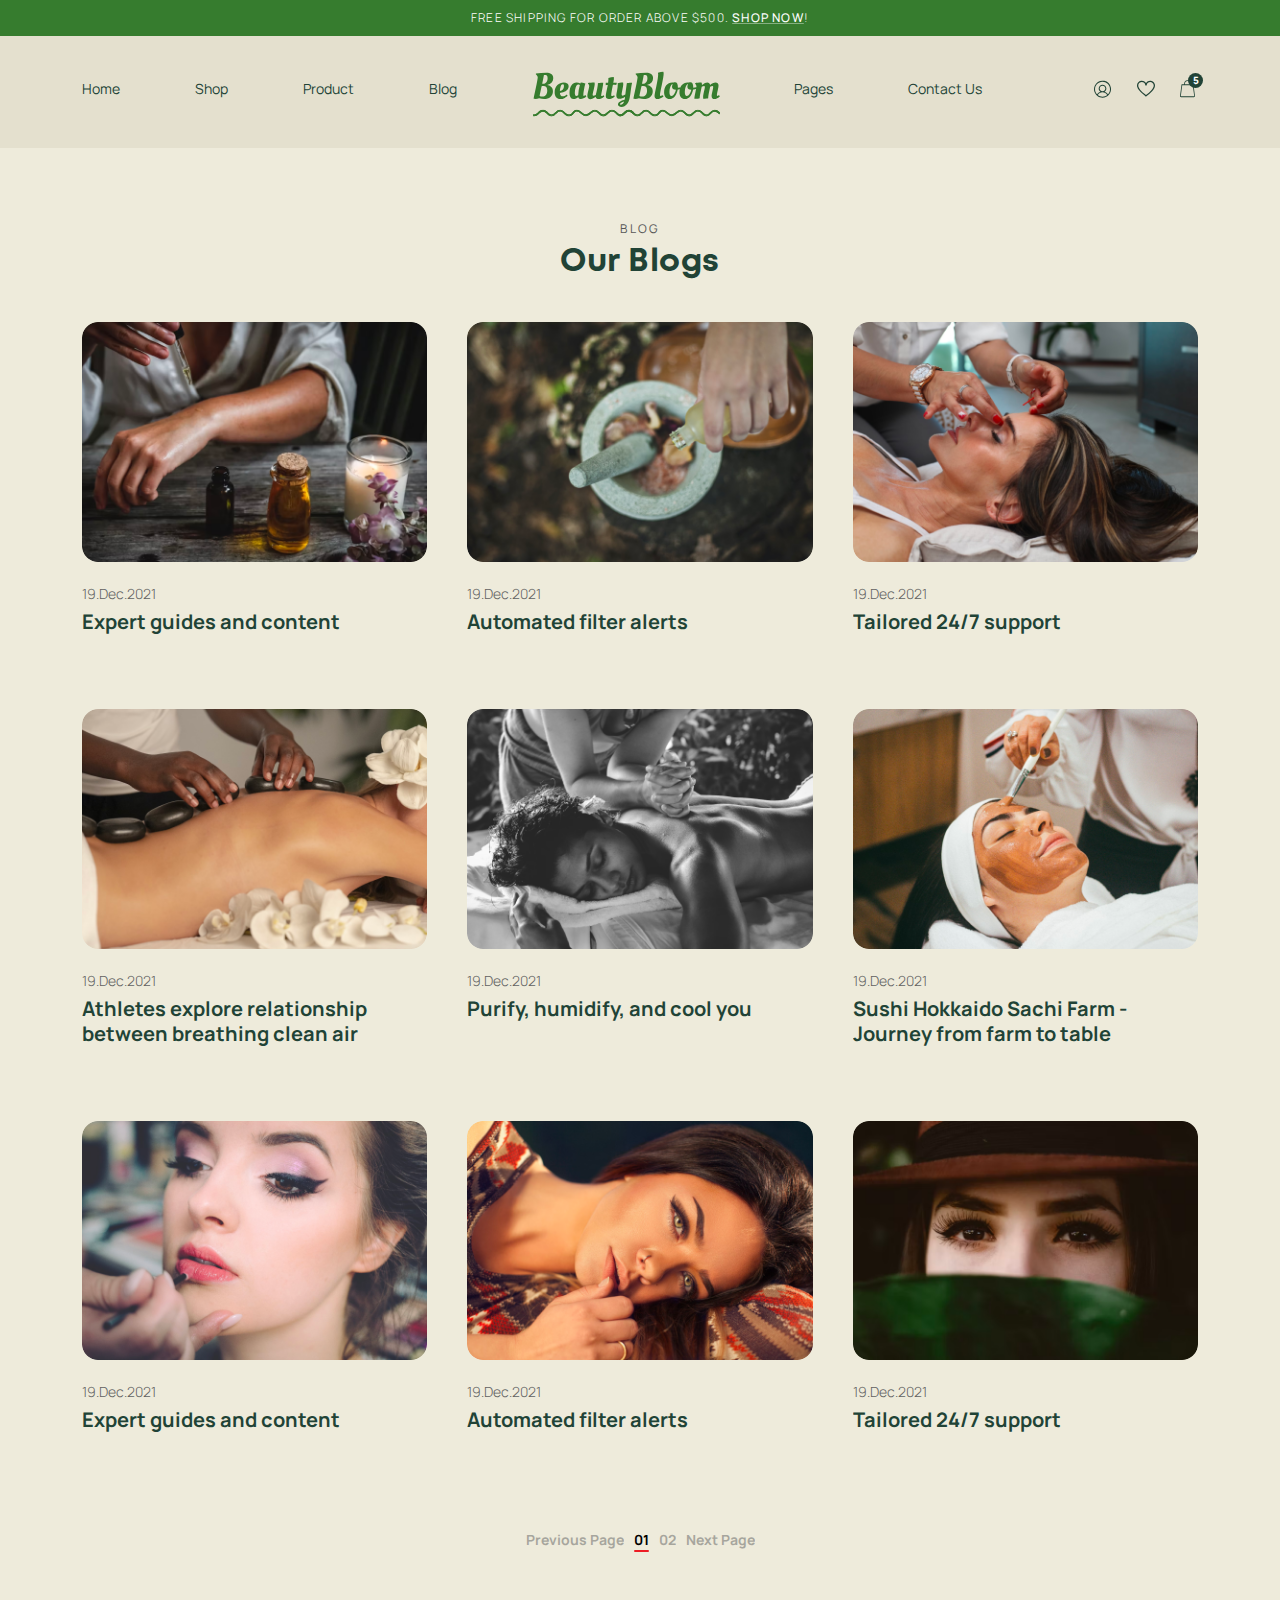
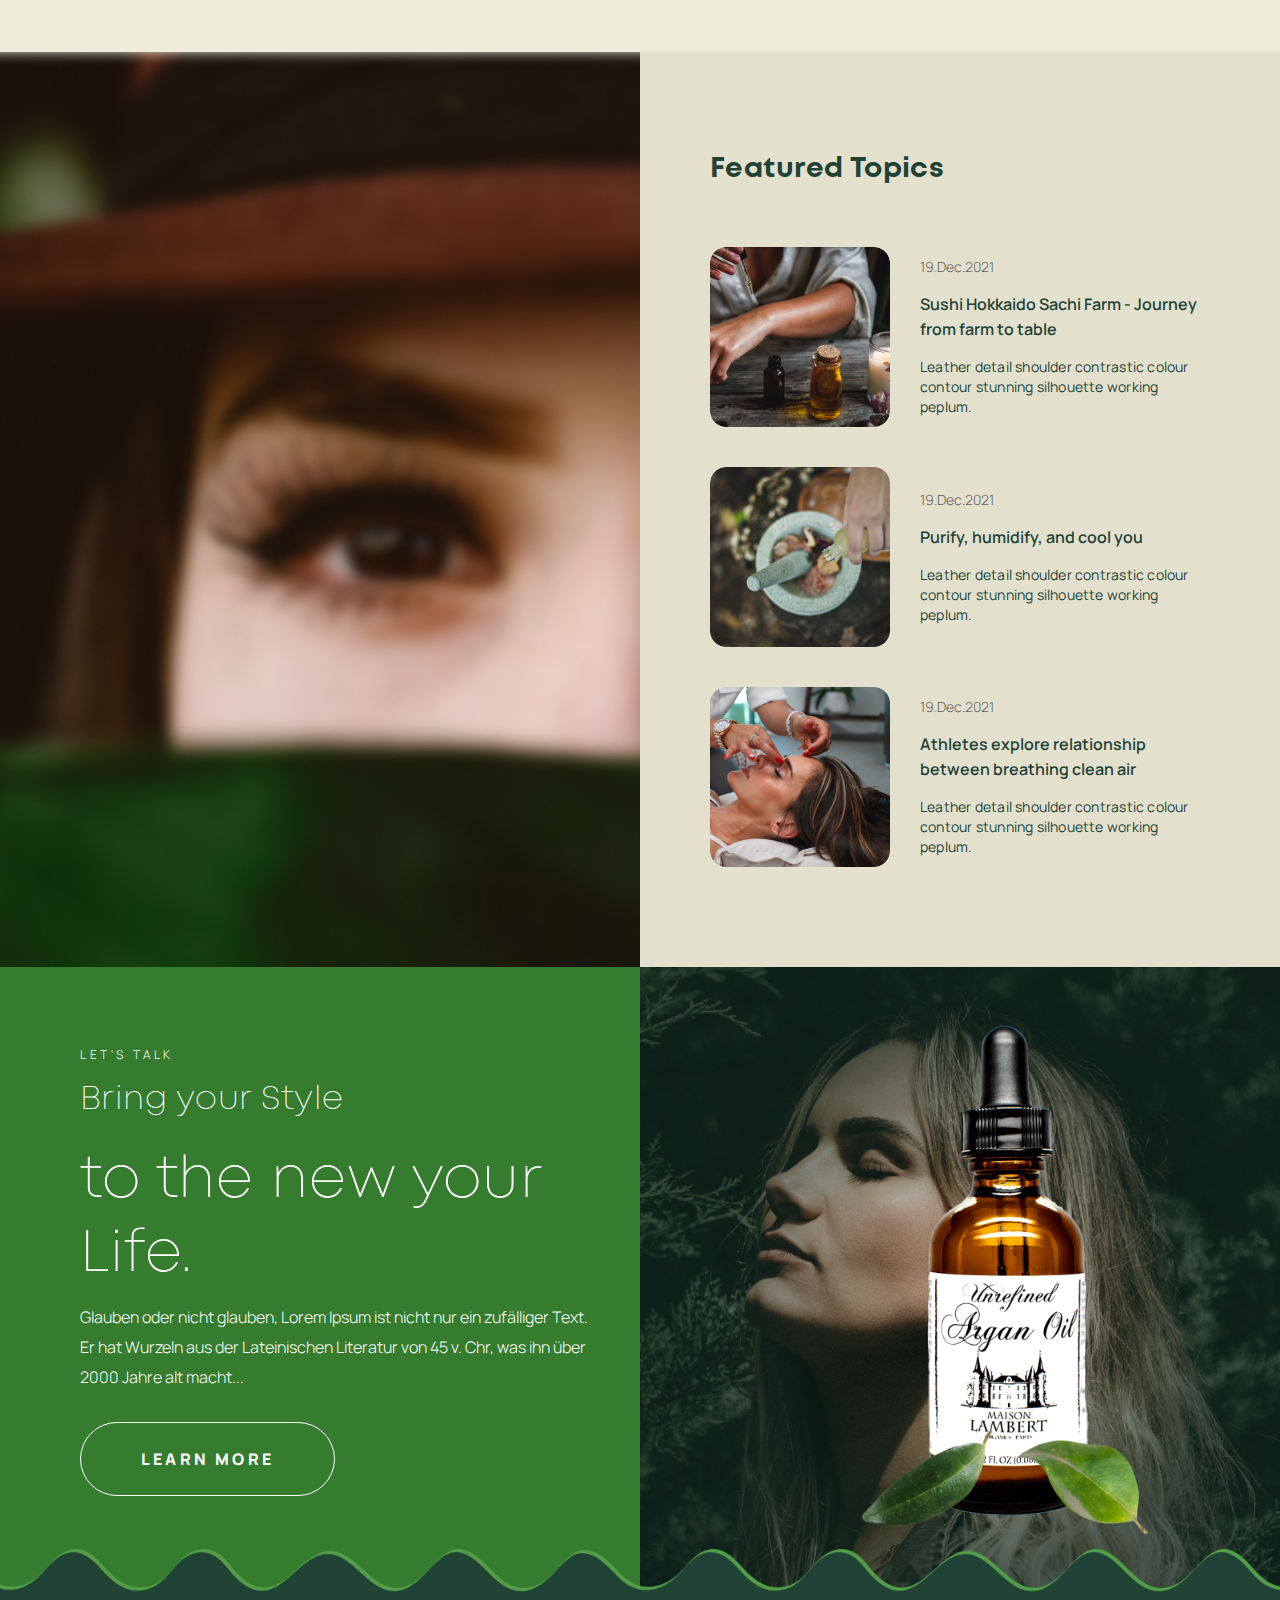
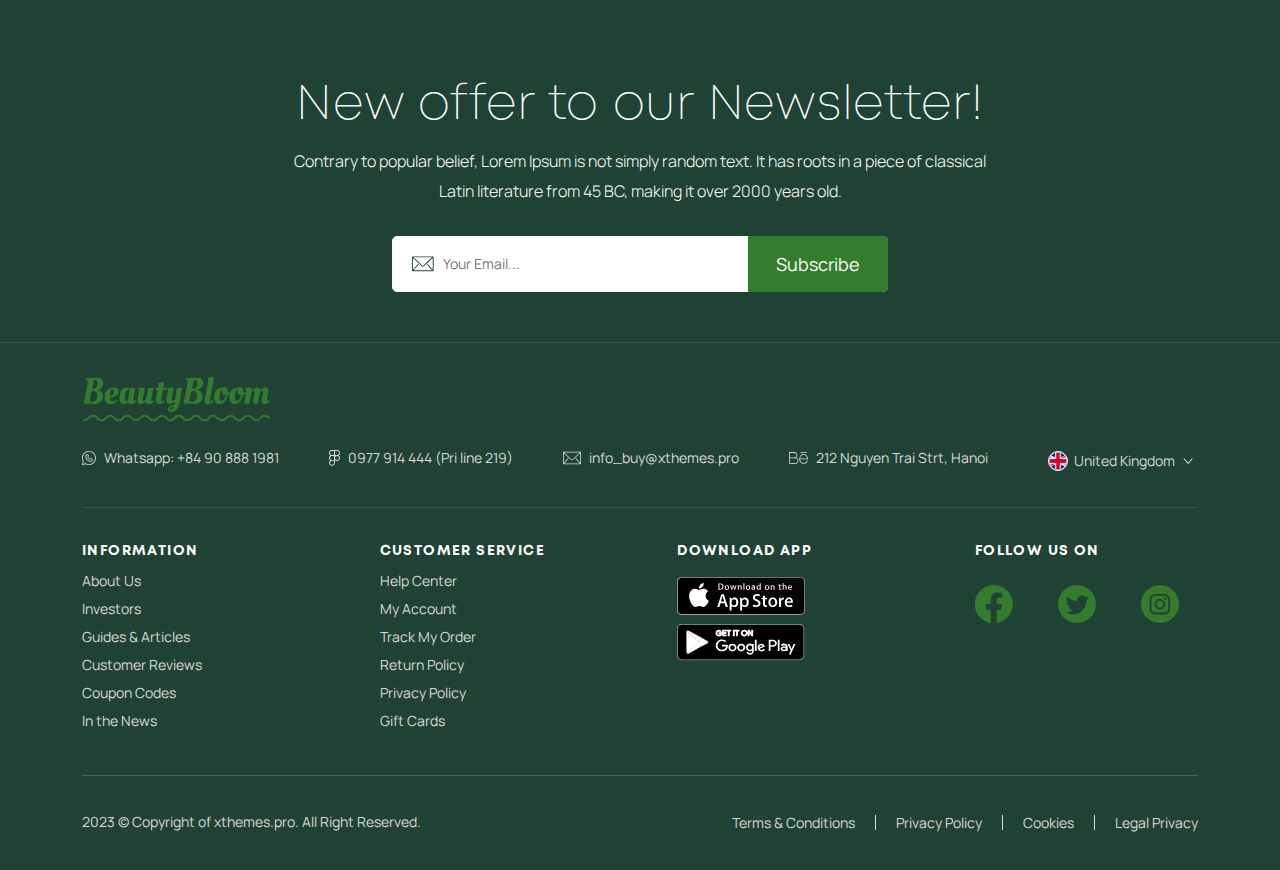
<file: our-blog.html>
<!DOCTYPE html>
<html lang="en">
  <head>
    <meta charset="UTF-8" />
    <meta name="viewport" content="width=device-width, initial-scale=1.0" />
    <title>Our Blog</title>
    <link rel="stylesheet" href="assets/bootstrap/css/bootstrap.min.css" />
    <link rel="stylesheet" href="assets/swiper/swiper-bundle.min.css" />
    <link rel="stylesheet" href="assets/css/style.css" />
  </head>
  <body>
    <!-- START HEADER -->
    <header class="header">
      <div class="header-topbar">
        <p>
          Free Shipping for order above $500.
          <a href="#" title="Shop now">Shop now</a>!
        </p>
      </div>
      <div class="header-wrapper">
        <div class="container">
          <div class="header-container">
            <nav class="header-nav">
              <ul class="header-nav-list">
                <li class="header-nav-item">
                  <a href="homepage.html" class="header-nav-link" title="Home"
                    >Home</a
                  >
                </li>
                <li class="header-nav-item">
                  <a
                    href="product-list.html"
                    class="header-nav-link"
                    title="Shop"
                    >Shop</a
                  >
                </li>
                <li class="header-nav-item">
                  <a
                    href="product-list.html"
                    class="header-nav-link"
                    title="Product"
                    >Product</a
                  >

                  <div class="mega-menu position-absolute">
                    <div class="container">
                      <div class="mega-menu-main d-flex">
                        <div class="mega-menu-list d-flex">
                          <div class="mega-menu-col">
                            <a href="#" class="mega-menu-title"
                              >Women’s Beauty</a
                            >
                            <ul class="mega-menu-list">
                              <li>
                                <a href="#" class="mega-menu-list-item"
                                  >Lip sleeping</a
                                >
                              </li>
                              <li>
                                <a href="#" class="mega-menu-list-item"
                                  >Water Bank Buld</a
                                >
                              </li>
                              <li>
                                <a href="#" class="mega-menu-list-item"
                                  >Retinol Lips</a
                                >
                              </li>
                              <li>
                                <a href="#" class="mega-menu-list-item"
                                  >AHA Skin</a
                                >
                              </li>
                              <li>
                                <a href="#" class="mega-menu-list-item"
                                  >BHA skins</a
                                >
                              </li>
                              <li>
                                <a href="#" class="mega-menu-list-item"
                                  >Skin BHA - AHA</a
                                >
                              </li>
                            </ul>
                          </div>

                          <div class="mega-menu-col">
                            <a href="#" class="mega-menu-title">Men’s Beauty</a>
                            <ul class="mega-menu-list">
                              <li>
                                <a href="#" class="mega-menu-list-item"
                                  >Cream skin</a
                                >
                              </li>
                              <li>
                                <a href="#" class="mega-menu-list-item"
                                  >Beauty Water</a
                                >
                              </li>
                              <li>
                                <a href="#" class="mega-menu-list-item"
                                  >Retinol skin</a
                                >
                              </li>
                              <li>
                                <a href="#" class="mega-menu-list-item"
                                  >water Bank skin</a
                                >
                              </li>
                              <li>
                                <a href="#" class="mega-menu-list-item"
                                  >Oiliness</a
                                >
                              </li>
                              <li>
                                <a href="#" class="mega-menu-list-item"
                                  >hyaluronic</a
                                >
                              </li>
                            </ul>
                          </div>

                          <div class="mega-menu-col">
                            <a href="#" class="mega-menu-title">By Brands</a>
                            <ul class="mega-menu-list">
                              <li>
                                <a href="#" class="mega-menu-list-item"
                                  >laropochesay</a
                                >
                              </li>
                              <li>
                                <a href="#" class="mega-menu-list-item"
                                  >Milamo</a
                                >
                              </li>
                              <li>
                                <a href="#" class="mega-menu-list-item"
                                  >Laneige</a
                                >
                              </li>
                              <li>
                                <a href="#" class="mega-menu-list-item">AHC</a>
                              </li>
                              <li>
                                <a href="#" class="mega-menu-list-item"
                                  >the body shop</a
                                >
                              </li>
                            </ul>
                          </div>

                          <div class="mega-menu-col">
                            <a href="#" class="mega-menu-title">Accessories</a>
                            <ul class="mega-menu-list">
                              <li>
                                <a href="#" class="mega-menu-list-item"
                                  >Skin beauty</a
                                >
                              </li>
                              <li>
                                <a href="#" class="mega-menu-list-item"
                                  >makeup</a
                                >
                              </li>
                              <li>
                                <a href="#" class="mega-menu-list-item"
                                  >sleeping mask</a
                                >
                              </li>
                              <li>
                                <a href="#" class="mega-menu-list-item"
                                  >Overnight</a
                                >
                              </li>
                            </ul>
                          </div>

                          <div class="mega-menu-col">
                            <a href="#" class="mega-menu-title">Dryness</a>
                            <ul class="mega-menu-list">
                              <li>
                                <a href="#" class="mega-menu-list-item"
                                  >Aqua Clear</a
                                >
                              </li>
                              <li>
                                <a href="#" class="mega-menu-list-item"
                                  >Skin face</a
                                >
                              </li>
                              <li>
                                <a href="#" class="mega-menu-list-item"
                                  >Sun Cream</a
                                >
                              </li>
                            </ul>
                          </div>
                        </div>
                        <div class="mega-menu-side">
                          <div class="mega-menu-image">
                            <img
                              src="assets/images/mega-menu.png"
                              alt="bread shampoo"
                            />
                          </div>
                          <a href="#" title="Shop Now"
                            ><span>Shop Now</span
                            ><svg
                              width="16"
                              height="8"
                              viewBox="0 0 16 8"
                              fill="none"
                              xmlns="http://www.w3.org/2000/svg"
                            >
                              <path
                                d="M11.937 7.99984C11.6858 7.88884 11.5797 7.75851 11.6323 7.56738C11.6617 7.46044 11.7406 7.35661 11.8217 7.27523C12.547 6.54688 13.2775 5.82383 14.0069 5.09954C14.2426 4.86569 14.4797 4.63309 14.7546 4.36183H14.5239C9.936 4.36183 5.34847 4.36183 0.760624 4.36183C0.641004 4.36183 0.52107 4.36557 0.40145 4.3609C0.16127 4.35092 -0.000624474 4.20032 1.81067e-06 3.99392C0.000628095 3.79437 0.155007 3.6472 0.387672 3.62787C0.43934 3.62351 0.491635 3.62631 0.54393 3.62631C5.19941 3.62631 9.8549 3.62631 14.5101 3.62631H14.7387C14.672 3.55585 14.6319 3.51095 14.5893 3.46886C13.6546 2.53878 12.7198 1.60901 11.7851 0.678615C11.6004 0.494969 11.5703 0.30571 11.6962 0.14233C11.8183 -0.016061 12.0328 -0.0472403 12.1934 0.0728002C12.2432 0.109904 12.289 0.152931 12.3331 0.196582C13.4936 1.34866 14.6541 2.50074 15.8124 3.655C15.8848 3.72702 15.938 3.81775 16 3.89975V4.08621C15.9264 4.17912 15.8616 4.28045 15.7783 4.3637C14.6422 5.49676 13.5046 6.62795 12.3635 7.75602C12.2667 7.85143 12.1424 7.91909 12.0309 7.99953H11.9373L11.937 7.99984Z"
                                fill="#214336"
                              />
                            </svg>
                          </a>
                        </div>
                      </div>
                    </div>
                  </div>
                </li>
                <li class="header-nav-item">
                  <a href="our-blog.html" class="header-nav-link" title="Blog"
                    >Blog</a
                  >
                </li>
                <li class="header-logo">
                  <a href="homepage.html" title="Beauty Bloom">
                    <img
                      src="assets/images/Logo.svg"
                      alt="Beauty Bloom"
                      title="Beauty Bloom"
                    />
                  </a>
                </li>
                <li class="header-nav-item">
                  <a href="#" class="header-nav-link" title="Pages">Pages</a>
                </li>
                <li class="header-nav-item">
                  <a
                    href="contact-us.html"
                    class="header-nav-link"
                    title="Contact Us"
                    >Contact Us</a
                  >
                </li>
              </ul>
            </nav>
            <div class="header-action">
              <div class="header-action-group">
                <div
                  id="menu-mobile-btn"
                  class="d-block d-xl-none d-lg-none header-action-item"
                  type="button"
                  data-bs-toggle="offcanvas"
                  data-bs-target="#menu-mobile"
                  aria-controls="menu-mobile"
                >
                  <img
                    src="assets/images/menu-icon.svg"
                    alt="menu"
                    title="menu"
                  />
                </div>
                <div
                  class="header-action-item header-action-account"
                  data-bs-toggle="modal"
                  data-bs-target="#login"
                  aria-controls="login"
                >
                  <img
                    src="assets/images/account-icon.svg"
                    alt="login"
                    title="login"
                  />
                </div>
              </div>
              <div class="header-logo d-flex d-lg-none">
                <a href="homepage.html" title="Beauty Bloom">
                  <img
                    src="assets/images/Logo.svg"
                    alt="Beauty Bloom"
                    title="Beauty Bloom"
                  />
                </a>
              </div>
              <div class="header-action-group">
                <a href="#" title="wishlist" class="header-action-item">
                  <img
                    src="assets/images/heart-icon.svg"
                    alt="wishlist"
                    title="wishlist"
                  />
                </a>
                <a
                  href="shopping-cart.html"
                  title="shopping cart"
                  class="header-action-item header-cart"
                >
                  <img
                    src="assets/images/cart-icon.svg"
                    alt="cart"
                    title="cart"
                  />
                  <span>5</span>
                </a>
              </div>
            </div>
            <div
              class="offcanvas offcanvas-start"
              tabindex="-1"
              id="menu-mobile"
              aria-labelledby="menu-mobileLabel"
            >
              <div class="offcanvas-body">
                <button
                  type="button"
                  class="btn-close"
                  data-bs-dismiss="offcanvas"
                  aria-label="Close"
                ></button>
                <nav class="header-nav-mobile">
                  <ul class="nav-list">
                    <li>
                      <a href="homepage.html" class="header-nav-item">Home</a>
                    </li>
                    <li>
                      <a href="about.html" class="header-nav-item">About</a>
                    </li>
                    <li>
                      <a href="service.html" class="header-nav-item"
                        >Services</a
                      >
                    </li>
                    <li class="position-relative">
                      <a
                        href="list-product-1-view-grid.html"
                        class="header-nav-item"
                        >Product</a
                      >
                      <ul
                        class="header-nav-list-lv0 collapse"
                        id="collapsesubmenu-1"
                      >
                        <li class="position-relative">
                          <a href="#" class="header-nav-item">Women’s Beauty</a>
                          <ul
                            class="header-nav-list-lv1 collapse"
                            id="collapsesubmenu-lv1-1"
                          >
                            <li>
                              <a href="#" class="header-nav-item"
                                >Lip sleeping</a
                              >
                            </li>
                            <li>
                              <a href="#" class="header-nav-item"
                                >Water Bank Buld</a
                              >
                            </li>
                            <li>
                              <a href="#" class="header-nav-item"
                                >Retinol Lips</a
                              >
                            </li>
                            <li>
                              <a href="#" class="header-nav-item">AHA Skin</a>
                            </li>
                            <li>
                              <a href="#" class="header-nav-item">BHA skins</a>
                            </li>
                            <li>
                              <a href="#" class="header-nav-item"
                                >Skin BHA - AHA</a
                              >
                            </li>
                          </ul>

                          <div
                            class="close-sub-nav collapsed"
                            data-bs-toggle="collapse"
                            href="#collapsesubmenu-lv1-1"
                            role="button"
                            aria-expanded="false"
                            aria-controls="collapsesubmenulv1-1"
                          >
                            <svg
                              version="1.1"
                              id="Capa_1"
                              xmlns="http://www.w3.org/2000/svg"
                              xmlns:xlink="http://www.w3.org/1999/xlink"
                              x="0px"
                              y="0px"
                              viewBox="0 0 512 512"
                              style="enable-background: new 0 0 512 512"
                              xml:space="preserve"
                            >
                              <g>
                                <g>
                                  <path
                                    d="M492,236H276V20c0-11.046-8.954-20-20-20c-11.046,0-20,8.954-20,20v216H20c-11.046,0-20,8.954-20,20s8.954,20,20,20h216			v216c0,11.046,8.954,20,20,20s20-8.954,20-20V276h216c11.046,0,20-8.954,20-20C512,244.954,503.046,236,492,236z"
                                  />
                                </g>
                              </g>
                              <g></g>
                              <g></g>
                              <g></g>
                              <g></g>
                              <g></g>
                              <g></g>
                              <g></g>
                              <g></g>
                              <g></g>
                              <g></g>
                              <g></g>
                              <g></g>
                              <g></g>
                              <g></g>
                              <g></g>
                            </svg>

                            <svg
                              id="svg1591"
                              height="24"
                              viewBox="0 0 6.3499999 6.3500002"
                              width="24"
                              xmlns="http://www.w3.org/2000/svg"
                              xmlns:svg="http://www.w3.org/2000/svg"
                            >
                              <g id="layer1" transform="translate(0 -290.65)">
                                <path
                                  id="path2047"
                                  d="m.79427278 293.56039a.2646485.2646485 0 0 0 0 .52917h4.76146822a.2646485.2646485 0 0 0 0-.52917z"
                                  font-variant-ligatures="normal"
                                  font-variant-position="normal"
                                  font-variant-caps="normal"
                                  font-variant-numeric="normal"
                                  font-variant-alternates="normal"
                                  font-feature-settings="normal"
                                  text-indent="0"
                                  text-align="start"
                                  text-decoration-line="none"
                                  text-decoration-style="solid"
                                  text-decoration-color="rgb(0,0,0)"
                                  text-transform="none"
                                  text-orientation="mixed"
                                  white-space="normal"
                                  shape-padding="0"
                                  isolation="auto"
                                  mix-blend-mode="normal"
                                  solid-color="rgb(0,0,0)"
                                  solid-opacity="1"
                                  vector-effect="none"
                                />
                              </g>
                            </svg>
                          </div>
                        </li>

                        <li class="position-relative">
                          <a href="#" class="header-nav-item">Men’s Beauty</a>
                          <ul
                            class="header-nav-list-lv1 collapse"
                            id="collapsesubmenu-lv1-2"
                          >
                            <li>
                              <a href="#" class="header-nav-item">Cream skin</a>
                            </li>
                            <li>
                              <a href="#" class="header-nav-item"
                                >Beauty Water</a
                              >
                            </li>
                            <li>
                              <a href="#" class="header-nav-item"
                                >Retinol skin</a
                              >
                            </li>
                            <li>
                              <a href="#" class="header-nav-item"
                                >water Bank skin</a
                              >
                            </li>
                            <li>
                              <a href="#" class="header-nav-item">Oiliness</a>
                            </li>
                            <li>
                              <a href="#" class="header-nav-item">hyaluronic</a>
                            </li>
                          </ul>

                          <div
                            class="close-sub-nav collapsed"
                            data-bs-toggle="collapse"
                            href="#collapsesubmenu-lv1-2"
                            role="button"
                            aria-expanded="false"
                            aria-controls="collapsesubmenu-lv1-2"
                          >
                            <svg
                              version="1.1"
                              id="Capa_1"
                              xmlns="http://www.w3.org/2000/svg"
                              xmlns:xlink="http://www.w3.org/1999/xlink"
                              x="0px"
                              y="0px"
                              viewBox="0 0 512 512"
                              style="enable-background: new 0 0 512 512"
                              xml:space="preserve"
                            >
                              <g>
                                <g>
                                  <path
                                    d="M492,236H276V20c0-11.046-8.954-20-20-20c-11.046,0-20,8.954-20,20v216H20c-11.046,0-20,8.954-20,20s8.954,20,20,20h216			v216c0,11.046,8.954,20,20,20s20-8.954,20-20V276h216c11.046,0,20-8.954,20-20C512,244.954,503.046,236,492,236z"
                                  />
                                </g>
                              </g>
                              <g></g>
                              <g></g>
                              <g></g>
                              <g></g>
                              <g></g>
                              <g></g>
                              <g></g>
                              <g></g>
                              <g></g>
                              <g></g>
                              <g></g>
                              <g></g>
                              <g></g>
                              <g></g>
                              <g></g>
                            </svg>

                            <svg
                              id="svg1591"
                              height="24"
                              viewBox="0 0 6.3499999 6.3500002"
                              width="24"
                              xmlns="http://www.w3.org/2000/svg"
                              xmlns:svg="http://www.w3.org/2000/svg"
                            >
                              <g id="layer1" transform="translate(0 -290.65)">
                                <path
                                  id="path2047"
                                  d="m.79427278 293.56039a.2646485.2646485 0 0 0 0 .52917h4.76146822a.2646485.2646485 0 0 0 0-.52917z"
                                  font-variant-ligatures="normal"
                                  font-variant-position="normal"
                                  font-variant-caps="normal"
                                  font-variant-numeric="normal"
                                  font-variant-alternates="normal"
                                  font-feature-settings="normal"
                                  text-indent="0"
                                  text-align="start"
                                  text-decoration-line="none"
                                  text-decoration-style="solid"
                                  text-decoration-color="rgb(0,0,0)"
                                  text-transform="none"
                                  text-orientation="mixed"
                                  white-space="normal"
                                  shape-padding="0"
                                  isolation="auto"
                                  mix-blend-mode="normal"
                                  solid-color="rgb(0,0,0)"
                                  solid-opacity="1"
                                  vector-effect="none"
                                />
                              </g>
                            </svg>
                          </div>
                        </li>
                        <li class="position-relative">
                          <a href="#" class="header-nav-item">By Brands</a>
                          <ul
                            class="header-nav-list-lv1 collapse"
                            id="collapsesubmenu-lv1-3"
                          >
                            <li>
                              <a href="#" class="header-nav-item"
                                >laropochesay</a
                              >
                            </li>
                            <li>
                              <a href="#" class="header-nav-item">Milamo</a>
                            </li>
                            <li>
                              <a href="#" class="header-nav-item">Laneige</a>
                            </li>
                            <li>
                              <a href="#" class="header-nav-item">AHC</a>
                            </li>
                            <li>
                              <a href="#" class="header-nav-item"
                                >the body shop</a
                              >
                            </li>
                          </ul>

                          <div
                            class="close-sub-nav collapsed"
                            data-bs-toggle="collapse"
                            href="#collapsesubmenu-lv1-3"
                            role="button"
                            aria-expanded="false"
                            aria-controls="collapsesubmenu-lv1-3"
                          >
                            <svg
                              version="1.1"
                              id="Capa_1"
                              xmlns="http://www.w3.org/2000/svg"
                              xmlns:xlink="http://www.w3.org/1999/xlink"
                              x="0px"
                              y="0px"
                              viewBox="0 0 512 512"
                              style="enable-background: new 0 0 512 512"
                              xml:space="preserve"
                            >
                              <g>
                                <g>
                                  <path
                                    d="M492,236H276V20c0-11.046-8.954-20-20-20c-11.046,0-20,8.954-20,20v216H20c-11.046,0-20,8.954-20,20s8.954,20,20,20h216			v216c0,11.046,8.954,20,20,20s20-8.954,20-20V276h216c11.046,0,20-8.954,20-20C512,244.954,503.046,236,492,236z"
                                  />
                                </g>
                              </g>
                              <g></g>
                              <g></g>
                              <g></g>
                              <g></g>
                              <g></g>
                              <g></g>
                              <g></g>
                              <g></g>
                              <g></g>
                              <g></g>
                              <g></g>
                              <g></g>
                              <g></g>
                              <g></g>
                              <g></g>
                            </svg>

                            <svg
                              id="svg1591"
                              height="24"
                              viewBox="0 0 6.3499999 6.3500002"
                              width="24"
                              xmlns="http://www.w3.org/2000/svg"
                              xmlns:svg="http://www.w3.org/2000/svg"
                            >
                              <g id="layer1" transform="translate(0 -290.65)">
                                <path
                                  id="path2047"
                                  d="m.79427278 293.56039a.2646485.2646485 0 0 0 0 .52917h4.76146822a.2646485.2646485 0 0 0 0-.52917z"
                                  font-variant-ligatures="normal"
                                  font-variant-position="normal"
                                  font-variant-caps="normal"
                                  font-variant-numeric="normal"
                                  font-variant-alternates="normal"
                                  font-feature-settings="normal"
                                  text-indent="0"
                                  text-align="start"
                                  text-decoration-line="none"
                                  text-decoration-style="solid"
                                  text-decoration-color="rgb(0,0,0)"
                                  text-transform="none"
                                  text-orientation="mixed"
                                  white-space="normal"
                                  shape-padding="0"
                                  isolation="auto"
                                  mix-blend-mode="normal"
                                  solid-color="rgb(0,0,0)"
                                  solid-opacity="1"
                                  vector-effect="none"
                                />
                              </g>
                            </svg>
                          </div>
                        </li>
                        <li class="position-relative">
                          <a href="#" class="header-nav-item">Accessories</a>
                          <ul
                            class="header-nav-list-lv1 collapse"
                            id="collapsesubmenu-lv1-4"
                          >
                            <li>
                              <a href="#" class="header-nav-item"
                                >Skin beauty</a
                              >
                            </li>
                            <li>
                              <a href="#" class="header-nav-item">makeup</a>
                            </li>
                            <li>
                              <a href="#" class="header-nav-item"
                                >sleeping mask</a
                              >
                            </li>
                            <li>
                              <a href="#" class="header-nav-item">Overnight</a>
                            </li>
                          </ul>

                          <div
                            class="close-sub-nav collapsed"
                            data-bs-toggle="collapse"
                            href="#collapsesubmenu-lv1-4"
                            role="button"
                            aria-expanded="false"
                            aria-controls="collapsesubmenu-lv1-4"
                          >
                            <svg
                              version="1.1"
                              id="Capa_1"
                              xmlns="http://www.w3.org/2000/svg"
                              xmlns:xlink="http://www.w3.org/1999/xlink"
                              x="0px"
                              y="0px"
                              viewBox="0 0 512 512"
                              style="enable-background: new 0 0 512 512"
                              xml:space="preserve"
                            >
                              <g>
                                <g>
                                  <path
                                    d="M492,236H276V20c0-11.046-8.954-20-20-20c-11.046,0-20,8.954-20,20v216H20c-11.046,0-20,8.954-20,20s8.954,20,20,20h216			v216c0,11.046,8.954,20,20,20s20-8.954,20-20V276h216c11.046,0,20-8.954,20-20C512,244.954,503.046,236,492,236z"
                                  />
                                </g>
                              </g>
                              <g></g>
                              <g></g>
                              <g></g>
                              <g></g>
                              <g></g>
                              <g></g>
                              <g></g>
                              <g></g>
                              <g></g>
                              <g></g>
                              <g></g>
                              <g></g>
                              <g></g>
                              <g></g>
                              <g></g>
                            </svg>

                            <svg
                              id="svg1591"
                              height="24"
                              viewBox="0 0 6.3499999 6.3500002"
                              width="24"
                              xmlns="http://www.w3.org/2000/svg"
                              xmlns:svg="http://www.w3.org/2000/svg"
                            >
                              <g id="layer1" transform="translate(0 -290.65)">
                                <path
                                  id="path2047"
                                  d="m.79427278 293.56039a.2646485.2646485 0 0 0 0 .52917h4.76146822a.2646485.2646485 0 0 0 0-.52917z"
                                  font-variant-ligatures="normal"
                                  font-variant-position="normal"
                                  font-variant-caps="normal"
                                  font-variant-numeric="normal"
                                  font-variant-alternates="normal"
                                  font-feature-settings="normal"
                                  text-indent="0"
                                  text-align="start"
                                  text-decoration-line="none"
                                  text-decoration-style="solid"
                                  text-decoration-color="rgb(0,0,0)"
                                  text-transform="none"
                                  text-orientation="mixed"
                                  white-space="normal"
                                  shape-padding="0"
                                  isolation="auto"
                                  mix-blend-mode="normal"
                                  solid-color="rgb(0,0,0)"
                                  solid-opacity="1"
                                  vector-effect="none"
                                />
                              </g>
                            </svg>
                          </div>
                        </li>
                        <li class="position-relative">
                          <a href="#" class="header-nav-item">Dryness</a>
                          <ul
                            class="header-nav-list-lv1 collapse"
                            id="collapsesubmenu-lv1-5"
                          >
                            <li>
                              <a href="#" class="header-nav-item">Aqua Clear</a>
                            </li>
                            <li>
                              <a href="#" class="header-nav-item">Skin face</a>
                            </li>
                            <li>
                              <a href="#" class="header-nav-item">Sun Cream</a>
                            </li>
                          </ul>

                          <div
                            class="close-sub-nav collapsed"
                            data-bs-toggle="collapse"
                            href="#collapsesubmenu-lv1-5"
                            role="button"
                            aria-expanded="false"
                            aria-controls="collapsesubmenu-lv1-5"
                          >
                            <svg
                              version="1.1"
                              id="Capa_1"
                              xmlns="http://www.w3.org/2000/svg"
                              xmlns:xlink="http://www.w3.org/1999/xlink"
                              x="0px"
                              y="0px"
                              viewBox="0 0 512 512"
                              style="enable-background: new 0 0 512 512"
                              xml:space="preserve"
                            >
                              <g>
                                <g>
                                  <path
                                    d="M492,236H276V20c0-11.046-8.954-20-20-20c-11.046,0-20,8.954-20,20v216H20c-11.046,0-20,8.954-20,20s8.954,20,20,20h216			v216c0,11.046,8.954,20,20,20s20-8.954,20-20V276h216c11.046,0,20-8.954,20-20C512,244.954,503.046,236,492,236z"
                                  />
                                </g>
                              </g>
                              <g></g>
                              <g></g>
                              <g></g>
                              <g></g>
                              <g></g>
                              <g></g>
                              <g></g>
                              <g></g>
                              <g></g>
                              <g></g>
                              <g></g>
                              <g></g>
                              <g></g>
                              <g></g>
                              <g></g>
                            </svg>

                            <svg
                              id="svg1591"
                              height="24"
                              viewBox="0 0 6.3499999 6.3500002"
                              width="24"
                              xmlns="http://www.w3.org/2000/svg"
                              xmlns:svg="http://www.w3.org/2000/svg"
                            >
                              <g id="layer1" transform="translate(0 -290.65)">
                                <path
                                  id="path2047"
                                  d="m.79427278 293.56039a.2646485.2646485 0 0 0 0 .52917h4.76146822a.2646485.2646485 0 0 0 0-.52917z"
                                  font-variant-ligatures="normal"
                                  font-variant-position="normal"
                                  font-variant-caps="normal"
                                  font-variant-numeric="normal"
                                  font-variant-alternates="normal"
                                  font-feature-settings="normal"
                                  text-indent="0"
                                  text-align="start"
                                  text-decoration-line="none"
                                  text-decoration-style="solid"
                                  text-decoration-color="rgb(0,0,0)"
                                  text-transform="none"
                                  text-orientation="mixed"
                                  white-space="normal"
                                  shape-padding="0"
                                  isolation="auto"
                                  mix-blend-mode="normal"
                                  solid-color="rgb(0,0,0)"
                                  solid-opacity="1"
                                  vector-effect="none"
                                />
                              </g>
                            </svg>
                          </div>
                        </li>
                      </ul>
                      <div
                        class="close-sub-nav collapsed"
                        data-bs-toggle="collapse"
                        href="#collapsesubmenu-1"
                        role="button"
                        aria-expanded="false"
                        aria-controls="collapsesubmenu-1"
                      >
                        <svg
                          version="1.1"
                          id="Capa_1"
                          xmlns="http://www.w3.org/2000/svg"
                          xmlns:xlink="http://www.w3.org/1999/xlink"
                          x="0px"
                          y="0px"
                          viewBox="0 0 512 512"
                          style="enable-background: new 0 0 512 512"
                          xml:space="preserve"
                        >
                          <g>
                            <g>
                              <path
                                d="M492,236H276V20c0-11.046-8.954-20-20-20c-11.046,0-20,8.954-20,20v216H20c-11.046,0-20,8.954-20,20s8.954,20,20,20h216			v216c0,11.046,8.954,20,20,20s20-8.954,20-20V276h216c11.046,0,20-8.954,20-20C512,244.954,503.046,236,492,236z"
                              />
                            </g>
                          </g>
                          <g></g>
                          <g></g>
                          <g></g>
                          <g></g>
                          <g></g>
                          <g></g>
                          <g></g>
                          <g></g>
                          <g></g>
                          <g></g>
                          <g></g>
                          <g></g>
                          <g></g>
                          <g></g>
                          <g></g>
                        </svg>

                        <svg
                          id="svg1591"
                          height="24"
                          viewBox="0 0 6.3499999 6.3500002"
                          width="24"
                          xmlns="http://www.w3.org/2000/svg"
                          xmlns:svg="http://www.w3.org/2000/svg"
                        >
                          <g id="layer1" transform="translate(0 -290.65)">
                            <path
                              id="path2047"
                              d="m.79427278 293.56039a.2646485.2646485 0 0 0 0 .52917h4.76146822a.2646485.2646485 0 0 0 0-.52917z"
                              font-variant-ligatures="normal"
                              font-variant-position="normal"
                              font-variant-caps="normal"
                              font-variant-numeric="normal"
                              font-variant-alternates="normal"
                              font-feature-settings="normal"
                              text-indent="0"
                              text-align="start"
                              text-decoration-line="none"
                              text-decoration-style="solid"
                              text-decoration-color="rgb(0,0,0)"
                              text-transform="none"
                              text-orientation="mixed"
                              white-space="normal"
                              shape-padding="0"
                              isolation="auto"
                              mix-blend-mode="normal"
                              solid-color="rgb(0,0,0)"
                              solid-opacity="1"
                              vector-effect="none"
                            />
                          </g>
                        </svg>
                      </div>
                    </li>

                    <li>
                      <a href="blog.html" class="header-nav-item">Blog</a>
                    </li>
                    <li>
                      <a href="contact-us.html" class="header-nav-item"
                        >Contact</a
                      >
                    </li>
                  </ul>
                </nav>
              </div>
            </div>
          </div>
        </div>
      </div>
    </header>
    <!-- END HEADER -->

    <main class="position-relative">
      <!-- START BLOG LIST -->
      <section class="blog-news">
        <div class="container">
          <div class="blog-heading">
            <h3>Blog</h3>
            <h1>Our Blogs</h1>
          </div>
          <div class="blog-list">
            <div class="news">
              <div class="news-img">
                <img
                  src="assets/images/news-1.png"
                  alt="Expert guides and content"
                  title="Expert guides and content"
                />
              </div>
              <div class="news-content">
                <span class="news-date">19.Dec.2021</span>
                <a href="#" title="Expert guides and content" class="news-title"
                  >Expert guides and content</a
                >
              </div>
            </div>
            <div class="news">
              <div class="news-img">
                <img
                  src="assets/images/news-2.png"
                  alt="Automated filter alerts"
                  title="Automated filter alerts"
                />
              </div>
              <div class="news-content">
                <span class="news-date">19.Dec.2021</span>
                <a href="#" title="Automated filter alerts" class="news-title"
                  >Automated filter alerts</a
                >
              </div>
            </div>
            <div class="news">
              <div class="news-img">
                <img
                  src="assets/images/news-3.png"
                  alt="Tailored 24/7 support"
                  title="Tailored 24/7 support"
                />
              </div>
              <div class="news-content">
                <span class="news-date">19.Dec.2021</span>
                <a href="#" title="Tailored 24/7 support" class="news-title"
                  >Tailored 24/7 support</a
                >
              </div>
            </div>
            <div class="news">
              <div class="news-img">
                <img
                  src="assets/images/news-4.png"
                  alt="Athletes explore relationship between breathing clean air"
                  title="Athletes explore relationship between breathing clean air"
                />
              </div>
              <div class="news-content">
                <span class="news-date">19.Dec.2021</span>
                <a
                  href="#"
                  title="Athletes explore relationship between breathing clean air"
                  class="news-title"
                  >Athletes explore relationship between breathing clean air</a
                >
              </div>
            </div>
            <div class="news">
              <div class="news-img">
                <img
                  src="assets/images/news-5.png"
                  alt="Purify, humidify, and cool you"
                  title="Purify, humidify, and cool you"
                />
              </div>
              <div class="news-content">
                <span class="news-date">19.Dec.2021</span>
                <a
                  href="#"
                  title="Purify, humidify, and cool you"
                  class="news-title"
                  >Purify, humidify, and cool you</a
                >
              </div>
            </div>
            <div class="news">
              <div class="news-img">
                <img
                  src="assets/images/news-6.png"
                  alt="Sushi Hokkaido Sachi Farm - Journey from farm to table"
                  title="Sushi Hokkaido Sachi Farm - Journey from farm to table"
                />
              </div>
              <div class="news-content">
                <span class="news-date">19.Dec.2021</span>
                <a
                  href="#"
                  title="Sushi Hokkaido Sachi Farm - Journey from farm to table"
                  class="news-title"
                  >Sushi Hokkaido Sachi Farm - Journey from farm to table</a
                >
              </div>
            </div>
            <!-- hidden on mobile because only 6 items are displayed -->
            <div class="news d-none d-md-block">
              <div class="news-img">
                <img
                  src="assets/images/news-7.png"
                  alt="Expert guides and content"
                  title="Expert guides and content"
                />
              </div>
              <div class="news-content">
                <span class="news-date">19.Dec.2021</span>
                <a href="#" title="Expert guides and content" class="news-title"
                  >Expert guides and content</a
                >
              </div>
            </div>
            <div class="news d-none d-md-block">
              <div class="news-img">
                <img
                  src="assets/images/news-8.png"
                  alt="Automated filter alerts"
                  title="Automated filter alerts"
                />
              </div>
              <div class="news-content">
                <span class="news-date">19.Dec.2021</span>
                <a href="#" title="Automated filter alerts" class="news-title"
                  >Automated filter alerts</a
                >
              </div>
            </div>
            <div class="news d-none d-md-block">
              <div class="news-img">
                <img
                  src="assets/images/news-9.png"
                  alt="Tailored 24/7 support"
                  title="Tailored 24/7 support"
                />
              </div>
              <div class="news-content">
                <span class="news-date">19.Dec.2021</span>
                <a href="#" title="Tailored 24/7 support" class="news-title"
                  >Tailored 24/7 support</a
                >
              </div>
            </div>
          </div>
          <nav aria-label="Page navigation">
            <ul class="blog-pagination">
              <li class="page-item">
                <a class="page-link" href="#" tabindex="-1" aria-disabled="true"
                  >Previous Page</a
                >
              </li>
              <li class="page-item active" aria-current="page">
                <a class="page-link" href="#">01</a>
              </li>
              <li class="page-item"><a class="page-link" href="#">02</a></li>
              <li class="page-item">
                <a class="page-link" href="#">Next Page</a>
              </li>
            </ul>
          </nav>
        </div>
      </section>
      <!-- END BLOG LIST -->

      <!-- START TOPIC -->
      <section class="topic">
        <div class="topic-img">
          <img
            src="assets/images/topic.png"
            alt="Featured Topics"
            title="Featured Topics"
          />
        </div>
        <div class="topic-container">
          <div class="topic-content">
            <h2>Featured Topics</h2>
            <div class="topic-list">
              <div class="news news-row">
                <div class="news-img">
                  <img
                    src="assets/images/topic-1.png"
                    alt="Sushi Hokkaido Sachi Farm - Journey from farm to table"
                    title="Sushi Hokkaido Sachi Farm - Journey from farm to table"
                  />
                </div>
                <div class="news-content">
                  <span class="news-date">19.Dec.2021</span>
                  <a
                    href="#"
                    title="Sushi Hokkaido Sachi Farm - Journey from farm to table"
                    class="news-title"
                    >Sushi Hokkaido Sachi Farm - Journey from farm to table</a
                  >
                  <p class="news-des">
                    Leather detail shoulder contrastic colour contour stunning
                    silhouette working peplum.
                  </p>
                </div>
              </div>
              <div class="news news-row">
                <div class="news-img">
                  <img
                    src="assets/images/topic-2.png"
                    alt="Purify, humidify, and cool you"
                    title="Purify, humidify, and cool you"
                  />
                </div>
                <div class="news-content">
                  <span class="news-date">19.Dec.2021</span>
                  <a
                    href="#"
                    title="Purify, humidify, and cool you"
                    class="news-title"
                    >Purify, humidify, and cool you</a
                  >
                  <p class="news-des">
                    Leather detail shoulder contrastic colour contour stunning
                    silhouette working peplum.
                  </p>
                </div>
              </div>
              <div class="news news-row">
                <div class="news-img">
                  <img
                    src="assets/images/topic-3.png"
                    alt="Athletes explore relationship between breathing clean air"
                    title="Athletes explore relationship between breathing clean air"
                  />
                </div>
                <div class="news-content">
                  <span class="news-date">19.Dec.2021</span>
                  <a
                    href="#"
                    title="Athletes explore relationship between breathing clean air"
                    class="news-title"
                    >Athletes explore relationship between breathing clean
                    air</a
                  >
                  <p class="news-des">
                    Leather detail shoulder contrastic colour contour stunning
                    silhouette working peplum.
                  </p>
                </div>
              </div>
            </div>
          </div>
        </div>
      </section>
      <!-- END TOPIC -->

      <!-- START TALK -->
      <section class="talk bg-green">
        <div class="talk-content p-heading">
          <div class="heading heading-large heading-a-line">
            <h4>Let's talk</h4>
            <h3>Bring your Style</h3>
            <h2>to the new your Life.</h2>
            <p>
              Glauben oder nicht glauben, Lorem Ipsum ist nicht nur ein
              zufälliger Text. Er hat Wurzeln aus der Lateinischen Literatur von
              45 v. Chr, was ihn über 2000 Jahre alt macht...
            </p>
            <a
              href="#"
              title="Learn more"
              class="main-btn main-btn-clr main-btn-16 main-btn-16"
              >Learn more</a
            >
          </div>
        </div>
        <div class="talk-wrapper">
          <img
            src="assets/images/talk-wrapper.png"
            alt="to the new your Life"
            title="to the new your Life"
          />
          <div class="talk-product">
            <img
              src="assets/images/talk-product.png"
              alt="to the new your Life"
              title="to the new your Life"
            />
          </div>
          <div class="talk-leaf-wrapper">
            <div class="talk-leaf">
              <img
                src="assets/images/talk-leaf-1.png"
                alt="leaf"
                title="leaf"
              />
            </div>
            <div class="talk-leaf">
              <img
                src="assets/images/talk-leaf-2.png"
                alt="leaf"
                title="leaf"
              />
            </div>
          </div>
        </div>
        <div class="talk-cover">
          <img src="assets/images/talk-bg.png" />
        </div>
      </section>
      <!-- END TALK -->

      <!-- START NEWSLETTER -->
      <section class="newsletter bg-dark-green">
        <div class="container">
          <div class="heading heading-dark">
            <h2>New offer to our Newsletter!</h2>
            <p>
              Contrary to popular belief, Lorem Ipsum is not simply random text.
              It has roots in a piece of classical Latin literature from 45 BC,
              making it over 2000 years old.
            </p>
          </div>
          <form class="newsletter-form">
            <input type="text" placeholder="Your Email..." />
            <button type="submit" class="newsletter-submit">Subscribe</button>
          </form>
        </div>
      </section>
      <!-- END NEWSLETTER -->
    </main>

    <footer class="footer bg-dark-green">
      <div class="container">
        <a href="homepage.html" title="Chic Cachet" class="footer-logo">
          <img src="assets/images/Logo.svg" alt="Beauty Bloom" />
        </a>
        <div class="footer-info">
          <div class="footer-info-el">
            <div class="footer-info-icon">
              <img
                src="assets/images/whatsapp.svg"
                alt="Whatsapp"
                title="Whatsapp"
              />
            </div>
            <p>
              Whatsapp:
              <a href="tel:+84 90 888 1981" title="+84 90 888 1981"
                >+84 90 888 1981</a
              >
            </p>
          </div>
          <div class="footer-info-el">
            <div class="footer-info-icon">
              <img src="assets/images/figma.svg" alt="phone" title="phone" />
            </div>
            <p>
              <a href="tel:0977 914 444" title="0977 914 444">0977 914 444</a>
              (Pri line 219)
            </p>
          </div>
          <div class="footer-info-el">
            <div class="footer-info-icon">
              <img src="assets/images/mail.svg" alt="mail" title="mail" />
            </div>
            <p>
              <a href="mailto:info_buy@xthemes.pro" title="info_buy@xthemes.pro"
                >info_buy@xthemes.pro</a
              >
            </p>
          </div>
          <div class="footer-info-el">
            <div class="footer-info-icon">
              <img src="assets/images/be.svg" alt="be" title="be" />
            </div>
            <p>212 Nguyen Trai Strt, Hanoi</p>
          </div>
          <div class="footer-language">
            <form id="language" class="language">
              <details>
                <summary id="language-result">language</summary>
                <div class="language-dropdown">
                  <div class="language-group">
                    <input
                      id="UK"
                      type="radio"
                      class="language-option"
                      name="language"
                      value="United Kingdom"
                      checked
                    />
                    <label class="language-label" for="United Kingdom">
                      <img
                        src="assets/images/UK-icon.svg"
                        alt="United Kingdom"
                        title="United Kingdom"
                      />
                      United Kingdom
                    </label>
                  </div>
                  <div class="language-group">
                    <input
                      id="VN"
                      type="radio"
                      class="language-option"
                      name="language"
                      value="Viet Nam"
                    />
                    <label class="language-label" for="Viet Nam">
                      <img src="assets/images/UK-icon.svg" alt="" title="" />
                      Viet Nam
                    </label>
                  </div>
                </div>
              </details>
            </form>
          </div>
        </div>
        <div class="footer-main">
          <div class="footer-el">
            <h3>Information</h3>
            <ul>
              <li><a href="#" title="">About Us</a></li>
              <li><a href="#" title="Investors">Investors</a></li>
              <li>
                <a href="#" title="Guides & Articles">Guides & Articles</a>
              </li>
              <li><a href="#" title="Customer Reviews">Customer Reviews</a></li>
              <li><a href="#" title="Coupon Codes">Coupon Codes</a></li>
              <li><a href="#" title="In the News">In the News</a></li>
            </ul>
          </div>
          <div class="footer-el">
            <h3>Customer Service</h3>
            <ul>
              <li><a href="#" title="Help Center">Help Center</a></li>
              <li><a href="#" title="My Account">My Account</a></li>
              <li><a href="#" title="Track My Order">Track My Order</a></li>
              <li><a href="#" title="Return Policy">Return Policy</a></li>
              <li><a href="#" title="Privacy Policy">Privacy Policy</a></li>
              <li><a href="#" title="Gift Cards">Gift Cards</a></li>
            </ul>
          </div>
          <div class="footer-el">
            <h3>Download app</h3>
            <div class="footer-download">
              <a
                href="#"
                title="download on the app store"
                class="footer-download-icon"
                ><img
                  src="assets/images/app-store.svg"
                  alt="download on the app store"
              /></a>
              <a
                href="#"
                title="get it on google play"
                class="footer-download-icon"
                ><img
                  src="assets/images/gg-play.svg"
                  alt="get it on google play"
              /></a>
            </div>
          </div>
          <div class="footer-el">
            <h3>Follow Us on</h3>
            <div class="footer-social">
              <a href="#" title="" class="footer-social-icon">
                <svg
                  width="38"
                  height="38"
                  viewBox="0 0 38 38"
                  fill="none"
                  xmlns="http://www.w3.org/2000/svg"
                >
                  <g clip-path="url(#clip0_817_637)">
                    <path
                      d="M37.7402 19.1161C37.7402 8.55857 29.2337 0 18.7402 0C8.24682 0 -0.259766 8.55857 -0.259766 19.1161C-0.259766 28.6575 6.6883 36.5659 15.7715 38V24.6419H10.9473V19.1161H15.7715V14.9046C15.7715 10.1136 18.6081 7.46723 22.9481 7.46723C25.0269 7.46723 27.2012 7.84059 27.2012 7.84059V12.545H24.8053C22.4451 12.545 21.709 14.0185 21.709 15.5302V19.1161H26.9785L26.1361 24.6419H21.709V38C30.7922 36.5659 37.7402 28.6575 37.7402 19.1161Z"
                      fill="#367C2E"
                    />
                  </g>
                  <defs>
                    <clipPath id="clip0_817_637">
                      <rect width="38" height="38" fill="#367C2E" />
                    </clipPath>
                  </defs>
                </svg>
              </a>
              <a href="#" title="" class="footer-social-icon">
                <svg
                  width="38"
                  height="38"
                  viewBox="0 0 38 38"
                  fill="none"
                  xmlns="http://www.w3.org/2000/svg"
                >
                  <path
                    d="M19.0008 0C8.50694 0 0 8.50849 0 19.0008C0 29.4946 8.50694 38 19.0008 38C29.4946 38 38 29.4946 38 19.0008C38 8.50849 29.4938 0 19.0008 0ZM28.5718 15.1698C28.5818 15.375 28.5856 15.581 28.5856 15.7894C28.5856 22.1173 23.7693 29.4128 14.9622 29.4128C12.2585 29.4128 9.74074 28.6204 7.62191 27.2623C7.99691 27.3063 8.37731 27.3287 8.76389 27.3287C11.0077 27.3287 13.0725 26.5633 14.7106 25.2793C12.6157 25.24 10.848 23.8549 10.2384 21.9529C10.5301 22.01 10.8302 22.0386 11.1389 22.0386C11.5756 22.0386 11.9985 21.9815 12.4005 21.8711C10.2091 21.4313 8.55864 19.4946 8.55864 17.1767C8.55864 17.1559 8.55864 17.1358 8.55941 17.115C9.20448 17.4738 9.9429 17.689 10.7284 17.7145C9.4429 16.8542 8.59799 15.3904 8.59799 13.7284C8.59799 12.8511 8.8341 12.0278 9.24614 11.321C11.608 14.2176 15.1366 16.1242 19.1165 16.3233C19.0347 15.9738 18.9923 15.6073 18.9923 15.2323C18.9923 12.5887 21.1358 10.4444 23.7809 10.4444C25.1582 10.4444 26.402 11.0262 27.2755 11.956C28.3665 11.7423 29.3912 11.3426 30.3164 10.794C29.9576 11.9128 29.1991 12.8511 28.2099 13.4429C29.1798 13.3272 30.1026 13.0694 30.9606 12.689C30.3202 13.6512 29.5077 14.4946 28.5718 15.1698Z"
                    fill="#367C2E"
                  />
                </svg>
              </a>
              <a href="#" title="" class="footer-social-icon">
                <svg
                  width="38"
                  height="38"
                  viewBox="0 0 38 38"
                  fill="none"
                  xmlns="http://www.w3.org/2000/svg"
                >
                  <path
                    d="M18.8456 22.5525C20.7224 22.5525 22.2439 21.031 22.2439 19.1542C22.2439 17.2773 20.7224 15.7559 18.8456 15.7559C16.9687 15.7559 15.4473 17.2773 15.4473 19.1542C15.4473 21.031 16.9687 22.5525 18.8456 22.5525Z"
                    fill="#367C2E"
                  />
                  <path
                    d="M23.0932 10.8125H14.5973C13.3616 10.8125 12.2803 11.1987 11.5852 11.8938C10.8901 12.5889 10.5039 13.6702 10.5039 14.9059V23.4018C10.5039 24.6375 10.8901 25.7188 11.6624 26.4911C12.4348 27.1863 13.4388 27.5724 14.6746 27.5724H23.0932C24.3289 27.5724 25.4102 27.1863 26.1053 26.4911C26.8777 25.796 27.2638 24.7147 27.2638 23.479V14.9832C27.2638 13.7474 26.8777 12.7434 26.1826 11.971C25.4102 11.1987 24.4062 10.8125 23.0932 10.8125ZM18.8453 24.4058C15.9103 24.4058 13.5933 22.0115 13.5933 19.1538C13.5933 16.2189 15.9876 13.9019 18.8453 13.9019C21.7029 13.9019 24.1745 16.2189 24.1745 19.1538C24.1745 22.0888 21.7802 24.4058 18.8453 24.4058ZM24.3289 14.9059C23.6338 14.9059 23.0932 14.3653 23.0932 13.6702C23.0932 12.9751 23.6338 12.4344 24.3289 12.4344C25.024 12.4344 25.5647 12.9751 25.5647 13.6702C25.5647 14.3653 25.024 14.9059 24.3289 14.9059Z"
                    fill="#367C2E"
                  />
                  <path
                    d="M18.9997 0C8.49582 0 0 8.49582 0 18.9997C0 29.5037 8.49582 37.9995 18.9997 37.9995C29.5037 37.9995 37.9995 29.5037 37.9995 18.9997C38.0767 8.49582 29.5037 0 18.9997 0ZM29.1175 23.4794C29.1175 25.2558 28.4996 26.8004 27.4183 27.8817C26.337 28.963 24.7923 29.5037 23.0932 29.5037H14.6746C12.9754 29.5037 11.4307 28.963 10.3495 27.8817C9.19093 26.8004 8.65029 25.2558 8.65029 23.4794V14.9835C8.65029 11.4307 11.0446 8.95923 14.6746 8.95923H23.1704C24.9468 8.95923 26.4143 9.5771 27.4956 10.6584C28.5768 11.7397 29.1175 13.2071 29.1175 14.9835V23.4794Z"
                    fill="#367C2E"
                  />
                </svg>
              </a>
            </div>
          </div>
        </div>
        <div class="footer-end">
          <p>2023 © Copyright of xthemes.pro. All Right Reserved.</p>
          <div class="footer-policy">
            <a href="#" title="Terms & Conditions">Terms & Conditions</a>
            <a href="#" title="Privacy Policy">Privacy Policy</a>
            <a href="#" title="Cookies">Cookies</a>
            <a href="#" title=" Legal Privacy "> Legal Privacy </a>
          </div>
        </div>
      </div>
    </footer>

    <!-- START LOGIN POPUP -->
    <section
      class="modal fade popup"
      id="login"
      tabindex="-1"
      aria-hidden="true"
    >
      <div class="modal-dialog modal-dialog-centered">
        <div class="modal-content">
          <button
            type="button"
            class="btn-close popup-close"
            data-bs-dismiss="modal"
            aria-label="Close"
          >
            <svg
              width="9"
              height="9"
              viewBox="0 0 9 9"
              fill="none"
              xmlns="http://www.w3.org/2000/svg"
            >
              <path
                d="M0 9L4.04908 4.45L0.0920245 0H1.04908L4.5092 3.93333L7.95092 0H8.90798L4.95092 4.45L9 9H8.02454L4.5092 4.96667L0.97546 9H0Z"
                fill="black"
              />
            </svg>
          </button>
          <div class="popup-bg">
            <img src="assets/images/popup-bg.png" />
          </div>
          <div class="popup-container">
            <div class="popup-content">
              <div class="popup-heading">
                <h3>Welcome Back</h3>
                <p>Please enter your details to sign in</p>
              </div>
              <div class="popup-social">
                <a href="#" title="login by google" class="popup-social-item">
                  <img src="assets/images/popup-gg.svg" alt="login by google" />
                </a>
                <a href="#" title="login by apple" class="popup-social-item">
                  <img
                    src="assets/images/popup-apple.svg"
                    alt="login by apple"
                  />
                </a>
                <a href="#" title="login by facebook" class="popup-social-item">
                  <img
                    src="assets/images/popup-fb.svg"
                    alt="login by facebook"
                  />
                </a>
              </div>
              <div class="popup-separator"><h6>or</h6></div>
              <form class="popup-form">
                <div class="popup-field">
                  <input
                    type="email"
                    name="email"
                    placeholder="Enter your email"
                  />
                  <div class="clear-input position-absolute d-none">
                    <svg
                      width="16"
                      height="16"
                      viewBox="0 0 16 16"
                      fill="none"
                      xmlns="http://www.w3.org/2000/svg"
                    >
                      <path
                        d="M7.38593 16C7.77797 16 8.16965 16 8.56169 16C8.80162 15.965 9.04192 15.9346 9.28078 15.8943C11.2752 15.5561 12.9405 14.6182 14.1902 13.0282C15.9833 10.7468 16.4739 8.1725 15.5295 5.42536C14.5351 2.5325 12.4614 0.783926 9.47216 0.142855C9.17224 0.0785694 8.86518 0.0471411 8.56169 0.000354767H7.42164C7.39379 0.00964069 7.36629 0.0221405 7.33773 0.0274973C6.83144 0.118212 6.31372 0.168569 5.81992 0.304641C1.40539 1.52071 -1.10358 6.35321 0.474568 10.6632C1.51429 13.5025 3.56124 15.2254 6.51331 15.8589C6.80109 15.9207 7.09494 15.9536 7.38593 16ZM7.1892 8.00428C7.13243 7.94393 7.08923 7.89607 7.04388 7.85036C6.42333 7.21857 5.80136 6.58786 5.18224 5.95464C4.99086 5.75893 4.95587 5.48786 5.08155 5.26571C5.20152 5.05393 5.44145 4.935 5.68889 5.00286C5.81278 5.03714 5.93739 5.11786 6.02987 5.21C6.54866 5.725 7.05781 6.25 7.57017 6.77143C7.70656 6.91036 7.84367 7.04857 7.98756 7.19393C8.04576 7.13857 8.09324 7.09536 8.13859 7.05C8.76021 6.4275 9.38004 5.80321 10.0031 5.18214C10.2837 4.9025 10.6758 4.92107 10.9021 5.21821C11.0871 5.46071 11.0546 5.76107 10.8097 6.00428C10.177 6.6325 9.54178 7.25821 8.90802 7.88536C8.8716 7.92143 8.83911 7.96178 8.80805 7.99643C9.02442 8.21821 9.22901 8.43286 9.43931 8.64214C9.89455 9.09464 10.3566 9.54071 10.8082 9.99679C11.1449 10.3368 11.0089 10.8682 10.5608 10.9846C10.3319 11.0443 10.1434 10.9621 9.98131 10.7989C9.36505 10.1793 8.74664 9.56214 8.13216 8.94071C8.08789 8.89571 8.07075 8.82393 8.03969 8.7625C7.94721 8.85 7.91615 8.8775 7.88723 8.90643C7.27418 9.52071 6.66041 10.1343 6.04879 10.75C5.89776 10.9021 5.72566 10.9957 5.50786 10.9536C5.28792 10.9107 5.13439 10.7832 5.06405 10.5632C4.98836 10.3257 5.06512 10.1314 5.23222 9.96393C5.87848 9.31571 6.52545 8.66857 7.18813 8.00464L7.1892 8.00428Z"
                        fill="#C8C8C8"
                      ></path>
                    </svg>
                  </div>
                </div>
                <div class="popup-field">
                  <input
                    type="password"
                    name="password"
                    placeholder="Enter your password"
                  />
                  <div class="password-input position-absolute">
                    <svg
                      width="18"
                      height="15"
                      viewBox="0 0 18 15"
                      fill="none"
                      xmlns="http://www.w3.org/2000/svg"
                    >
                      <path
                        d="M15.0288 10.8689C16.944 9.15024 18 7.2 18 7.2C18 7.2 14.625 0.967267 9 0.967267C7.8577 0.967267 6.80818 1.2243 5.86088 1.63398L6.72811 2.50755C7.43606 2.25141 8.19496 2.10049 9 2.10049C11.3843 2.10049 13.3638 3.4243 14.8139 4.88494C15.5292 5.60544 16.0851 6.3296 16.4618 6.8741C16.5436 6.99236 16.6167 7.10165 16.6807 7.2C16.6167 7.29835 16.5436 7.40764 16.4618 7.52589C16.0851 8.07039 15.5292 8.79455 14.8139 9.51505C14.6285 9.70183 14.4344 9.88638 14.2319 10.0662L15.0288 10.8689Z"
                        fill="#454545"
                      />
                      <path
                        d="M12.7097 8.53283C12.8572 8.11628 12.9375 7.66759 12.9375 7.2C12.9375 5.00948 11.1746 3.23372 9 3.23372C8.5358 3.23372 8.09037 3.31463 7.67684 3.46322L8.60195 4.39509C8.73199 4.37654 8.86488 4.36694 9 4.36694C10.5533 4.36694 11.8125 5.63534 11.8125 7.2C11.8125 7.33611 11.803 7.46997 11.7846 7.60096L12.7097 8.53283Z"
                        fill="#454545"
                      />
                      <path
                        d="M9.39808 10.0049L10.3232 10.9368C9.90965 11.0854 9.46421 11.1663 9 11.1663C6.82538 11.1663 5.0625 9.39052 5.0625 7.2C5.0625 6.7324 5.14283 6.2837 5.29035 5.86714L6.21545 6.79901C6.19703 6.93 6.1875 7.06388 6.1875 7.2C6.1875 8.76466 7.4467 10.0331 9 10.0331C9.13513 10.0331 9.26803 10.0235 9.39808 10.0049Z"
                        fill="#454545"
                      />
                      <path
                        d="M3.76812 4.33379C3.56564 4.51361 3.37155 4.69816 3.18612 4.88494C2.47085 5.60544 1.91493 6.3296 1.53818 6.8741C1.45636 6.99236 1.38333 7.10165 1.31929 7.2C1.38333 7.29835 1.45636 7.40764 1.53818 7.52589C1.91493 8.07039 2.47085 8.79455 3.18612 9.51505C4.63616 10.9757 6.6157 12.2995 9 12.2995C9.80505 12.2995 10.564 12.1486 11.2719 11.8924L12.1391 12.766C11.1918 13.1757 10.1423 13.4327 9 13.4327C3.375 13.4327 0 7.2 0 7.2C0 7.2 1.05606 5.24974 2.97126 3.5311L3.76812 4.33379Z"
                        fill="#454545"
                      />
                      <path
                        d="M15.3523 14.4L1.85225 0.80131L2.64775 0L16.1477 13.5987L15.3523 14.4Z"
                        fill="#454545"
                      />
                    </svg>
                  </div>
                </div>
                <div class="popup-form-group">
                  <div class="popup-remember">
                    <div class="checkbox checkbox-black">
                      <input type="checkbox" value="remember" name="remember" />
                      <span class="checkmark">
                        <svg
                          width="9"
                          height="8"
                          viewBox="0 0 9 8"
                          fill="none"
                          xmlns="http://www.w3.org/2000/svg"
                        >
                          <path
                            d="M7.58552 0.563243C7.9091 0.24782 8.43373 0.24782 8.75731 0.563243C9.07693 0.874798 9.08085 1.37755 8.76907 1.6938L4.35858 7.06792C4.35222 7.07568 4.34542 7.08308 4.33821 7.09011C4.01463 7.40553 3.49 7.40553 3.16642 7.09011L0.242686 4.24009C-0.0808954 3.92466 -0.0808954 3.41326 0.242686 3.09784C0.566268 2.78242 1.0909 2.78242 1.41448 3.09784L3.72735 5.3524L7.56355 0.587404C7.57037 0.578929 7.57771 0.57086 7.58552 0.563243Z"
                            fill="white"
                          />
                        </svg>
                      </span>
                    </div>
                    <label for="remember">Remember me</label>
                  </div>
                  <a href="#" class="forgot-password" title="Forgot password?"
                    >Forgot password?</a
                  >
                </div>
                <button
                  class="main-btn main-btn-square main-btn-black main-btn-full popup-submit"
                >
                  Sign In
                </button>
              </form>
              <div class="popup-forward">
                <p>Have an not account?</p>
                <button
                  data-bs-target="#register"
                  data-bs-toggle="modal"
                  data-bs-dismiss="modal"
                >
                  Register
                </button>
              </div>
            </div>
            <div class="popup-side">
              <div class="popup-slider login-slider swiper">
                <div class="swiper-wrapper">
                  <div class="swiper-slide popup-slider-item">
                    <img
                      src="assets/images/poup-slide.png"
                      alt="Start for free and improve your speaker carrer just in one click."
                      title="Start for free and improve your speaker carrer just in one click."
                    />
                    <div class="popup-slider-content">
                      <h3>
                        Start for free and improve your speaker carrer just in
                        one click.
                      </h3>
                    </div>
                  </div>
                  <div class="swiper-slide popup-slider-item">
                    <img
                      src="assets/images/poup-slide-2.png"
                      alt="Start for free and improve your speaker carrer just in one click."
                      title="Start for free and improve your speaker carrer just in one click."
                    />
                    <div class="popup-slider-content">
                      <h3>
                        Start for free and improve your speaker carrer just in
                        one click.
                      </h3>
                    </div>
                  </div>
                  <div class="swiper-slide popup-slider-item">
                    <img
                      src="assets/images/poup-slide.png"
                      alt="Start for free and improve your speaker carrer just in one click."
                      title="Start for free and improve your speaker carrer just in one click."
                    />
                    <div class="popup-slider-content">
                      <h3>
                        Start for free and improve your speaker carrer just in
                        one click.
                      </h3>
                    </div>
                  </div>
                  <div class="swiper-slide popup-slider-item">
                    <img
                      src="assets/images/poup-slide-2.png"
                      alt="Start for free and improve your speaker carrer just in one click."
                      title="Start for free and improve your speaker carrer just in one click."
                    />
                    <div class="popup-slider-content">
                      <h3>
                        Start for free and improve your speaker carrer just in
                        one click.
                      </h3>
                    </div>
                  </div>
                </div>
              </div>
              <div class="popup-side-content">
                <img
                  class="popup-side-cover"
                  src="assets/images/popup-side.png"
                  alt="popup side background"
                />
                <h2>
                  Discover<br /><span
                    >interesting things <br />
                    about</span
                  >
                  us
                </h2>
                <div class="popup-action">
                  <div
                    class="swiper-pagination popup-pagination login-pagination"
                  ></div>
                  <div class="popup-slider-nav">
                    <div class="swiper-button-prev popup-prev login-prev">
                      <svg
                        width="14"
                        height="14"
                        viewBox="0 0 14 14"
                        fill="none"
                        xmlns="http://www.w3.org/2000/svg"
                      >
                        <path
                          fill-rule="evenodd"
                          clip-rule="evenodd"
                          d="M10.3194 3.36723C10.1202 3.1681 9.80294 3.16252 9.61069 3.35478L4.19358 8.77188L4.1152 4.31228C4.11034 4.03552 3.88204 3.80722 3.60528 3.80236C3.32853 3.7975 3.10812 4.01791 3.11298 4.29466L3.21263 9.96405C3.21749 10.2408 3.44579 10.4691 3.72254 10.474L9.39193 10.5736C9.66869 10.5785 9.8891 10.3581 9.88423 10.0813C9.87937 9.80456 9.65107 9.57626 9.37432 9.57139L4.91471 9.49301L10.3318 4.07591C10.5241 3.88365 10.5185 3.56637 10.3194 3.36723Z"
                          fill="white"
                        />
                      </svg>
                    </div>
                    <div class="swiper-button-next popup-next login-next">
                      <svg
                        width="14"
                        height="14"
                        viewBox="0 0 14 14"
                        fill="none"
                        xmlns="http://www.w3.org/2000/svg"
                      >
                        <path
                          fill-rule="evenodd"
                          clip-rule="evenodd"
                          d="M3.63969 10.3208C3.44056 10.1217 3.43498 9.80441 3.62724 9.61215L9.04435 4.19505L4.58474 4.11666C4.30798 4.1118 4.07969 3.8835 4.07482 3.60675C4.06996 3.32999 4.29037 3.10958 4.56712 3.11445L10.2365 3.21409C10.5133 3.21895 10.7416 3.44725 10.7464 3.72401L10.8461 9.3934C10.8509 9.67015 10.6305 9.89056 10.3538 9.8857C10.077 9.88083 9.84872 9.65254 9.84386 9.37578L9.76547 4.91617L4.34837 10.3333C4.15611 10.5255 3.83883 10.52 3.63969 10.3208Z"
                          fill="white"
                        />
                      </svg>
                    </div>
                  </div>
                </div>
              </div>
            </div>
          </div>
        </div>
      </div>
    </section>
    <!-- END LOGIN POPUP -->

    <!-- START REGISTER POPUP -->
    <section
      class="modal fade popup"
      id="register"
      tabindex="-1"
      aria-hidden="true"
    >
      <div class="modal-dialog modal-dialog-centered">
        <div class="modal-content">
          <button
            type="button"
            class="btn-close popup-close"
            data-bs-dismiss="modal"
            aria-label="Close"
          >
            <svg
              width="9"
              height="9"
              viewBox="0 0 9 9"
              fill="none"
              xmlns="http://www.w3.org/2000/svg"
            >
              <path
                d="M0 9L4.04908 4.45L0.0920245 0H1.04908L4.5092 3.93333L7.95092 0H8.90798L4.95092 4.45L9 9H8.02454L4.5092 4.96667L0.97546 9H0Z"
                fill="black"
              />
            </svg>
          </button>
          <div class="popup-container">
            <div class="popup-content">
              <div class="popup-heading">
                <h3>Welcome Back</h3>
                <p>Please enter your details to sign in</p>
              </div>
              <div class="popup-social">
                <a href="#" title="login by google" class="popup-social-item">
                  <img src="assets/images/popup-gg.svg" alt="login by google" />
                </a>
                <a href="#" title="login by apple" class="popup-social-item">
                  <img
                    src="assets/images/popup-apple.svg"
                    alt="login by apple"
                  />
                </a>
                <a href="#" title="login by facebook" class="popup-social-item">
                  <img
                    src="assets/images/popup-fb.svg"
                    alt="login by facebook"
                  />
                </a>
              </div>
              <div class="popup-separator"><h6>or</h6></div>
              <form class="popup-form">
                <div class="popup-field">
                  <input type="text" name="name" placeholder="Your name" />
                  <div class="clear-input position-absolute d-none">
                    <svg
                      width="16"
                      height="16"
                      viewBox="0 0 16 16"
                      fill="none"
                      xmlns="http://www.w3.org/2000/svg"
                    >
                      <path
                        d="M7.38593 16C7.77797 16 8.16965 16 8.56169 16C8.80162 15.965 9.04192 15.9346 9.28078 15.8943C11.2752 15.5561 12.9405 14.6182 14.1902 13.0282C15.9833 10.7468 16.4739 8.1725 15.5295 5.42536C14.5351 2.5325 12.4614 0.783926 9.47216 0.142855C9.17224 0.0785694 8.86518 0.0471411 8.56169 0.000354767H7.42164C7.39379 0.00964069 7.36629 0.0221405 7.33773 0.0274973C6.83144 0.118212 6.31372 0.168569 5.81992 0.304641C1.40539 1.52071 -1.10358 6.35321 0.474568 10.6632C1.51429 13.5025 3.56124 15.2254 6.51331 15.8589C6.80109 15.9207 7.09494 15.9536 7.38593 16ZM7.1892 8.00428C7.13243 7.94393 7.08923 7.89607 7.04388 7.85036C6.42333 7.21857 5.80136 6.58786 5.18224 5.95464C4.99086 5.75893 4.95587 5.48786 5.08155 5.26571C5.20152 5.05393 5.44145 4.935 5.68889 5.00286C5.81278 5.03714 5.93739 5.11786 6.02987 5.21C6.54866 5.725 7.05781 6.25 7.57017 6.77143C7.70656 6.91036 7.84367 7.04857 7.98756 7.19393C8.04576 7.13857 8.09324 7.09536 8.13859 7.05C8.76021 6.4275 9.38004 5.80321 10.0031 5.18214C10.2837 4.9025 10.6758 4.92107 10.9021 5.21821C11.0871 5.46071 11.0546 5.76107 10.8097 6.00428C10.177 6.6325 9.54178 7.25821 8.90802 7.88536C8.8716 7.92143 8.83911 7.96178 8.80805 7.99643C9.02442 8.21821 9.22901 8.43286 9.43931 8.64214C9.89455 9.09464 10.3566 9.54071 10.8082 9.99679C11.1449 10.3368 11.0089 10.8682 10.5608 10.9846C10.3319 11.0443 10.1434 10.9621 9.98131 10.7989C9.36505 10.1793 8.74664 9.56214 8.13216 8.94071C8.08789 8.89571 8.07075 8.82393 8.03969 8.7625C7.94721 8.85 7.91615 8.8775 7.88723 8.90643C7.27418 9.52071 6.66041 10.1343 6.04879 10.75C5.89776 10.9021 5.72566 10.9957 5.50786 10.9536C5.28792 10.9107 5.13439 10.7832 5.06405 10.5632C4.98836 10.3257 5.06512 10.1314 5.23222 9.96393C5.87848 9.31571 6.52545 8.66857 7.18813 8.00464L7.1892 8.00428Z"
                        fill="#C8C8C8"
                      ></path>
                    </svg>
                  </div>
                </div>
                <div class="popup-field">
                  <input
                    type="email"
                    name="email"
                    placeholder="Enter your email"
                  />
                  <div class="clear-input position-absolute d-none">
                    <svg
                      width="16"
                      height="16"
                      viewBox="0 0 16 16"
                      fill="none"
                      xmlns="http://www.w3.org/2000/svg"
                    >
                      <path
                        d="M7.38593 16C7.77797 16 8.16965 16 8.56169 16C8.80162 15.965 9.04192 15.9346 9.28078 15.8943C11.2752 15.5561 12.9405 14.6182 14.1902 13.0282C15.9833 10.7468 16.4739 8.1725 15.5295 5.42536C14.5351 2.5325 12.4614 0.783926 9.47216 0.142855C9.17224 0.0785694 8.86518 0.0471411 8.56169 0.000354767H7.42164C7.39379 0.00964069 7.36629 0.0221405 7.33773 0.0274973C6.83144 0.118212 6.31372 0.168569 5.81992 0.304641C1.40539 1.52071 -1.10358 6.35321 0.474568 10.6632C1.51429 13.5025 3.56124 15.2254 6.51331 15.8589C6.80109 15.9207 7.09494 15.9536 7.38593 16ZM7.1892 8.00428C7.13243 7.94393 7.08923 7.89607 7.04388 7.85036C6.42333 7.21857 5.80136 6.58786 5.18224 5.95464C4.99086 5.75893 4.95587 5.48786 5.08155 5.26571C5.20152 5.05393 5.44145 4.935 5.68889 5.00286C5.81278 5.03714 5.93739 5.11786 6.02987 5.21C6.54866 5.725 7.05781 6.25 7.57017 6.77143C7.70656 6.91036 7.84367 7.04857 7.98756 7.19393C8.04576 7.13857 8.09324 7.09536 8.13859 7.05C8.76021 6.4275 9.38004 5.80321 10.0031 5.18214C10.2837 4.9025 10.6758 4.92107 10.9021 5.21821C11.0871 5.46071 11.0546 5.76107 10.8097 6.00428C10.177 6.6325 9.54178 7.25821 8.90802 7.88536C8.8716 7.92143 8.83911 7.96178 8.80805 7.99643C9.02442 8.21821 9.22901 8.43286 9.43931 8.64214C9.89455 9.09464 10.3566 9.54071 10.8082 9.99679C11.1449 10.3368 11.0089 10.8682 10.5608 10.9846C10.3319 11.0443 10.1434 10.9621 9.98131 10.7989C9.36505 10.1793 8.74664 9.56214 8.13216 8.94071C8.08789 8.89571 8.07075 8.82393 8.03969 8.7625C7.94721 8.85 7.91615 8.8775 7.88723 8.90643C7.27418 9.52071 6.66041 10.1343 6.04879 10.75C5.89776 10.9021 5.72566 10.9957 5.50786 10.9536C5.28792 10.9107 5.13439 10.7832 5.06405 10.5632C4.98836 10.3257 5.06512 10.1314 5.23222 9.96393C5.87848 9.31571 6.52545 8.66857 7.18813 8.00464L7.1892 8.00428Z"
                        fill="#C8C8C8"
                      ></path>
                    </svg>
                  </div>
                </div>
                <div class="popup-field">
                  <input
                    type="password"
                    name="password"
                    placeholder="Enter your password"
                  />
                  <div class="password-input position-absolute">
                    <svg
                      width="18"
                      height="15"
                      viewBox="0 0 18 15"
                      fill="none"
                      xmlns="http://www.w3.org/2000/svg"
                    >
                      <path
                        d="M15.0288 10.8689C16.944 9.15024 18 7.2 18 7.2C18 7.2 14.625 0.967267 9 0.967267C7.8577 0.967267 6.80818 1.2243 5.86088 1.63398L6.72811 2.50755C7.43606 2.25141 8.19496 2.10049 9 2.10049C11.3843 2.10049 13.3638 3.4243 14.8139 4.88494C15.5292 5.60544 16.0851 6.3296 16.4618 6.8741C16.5436 6.99236 16.6167 7.10165 16.6807 7.2C16.6167 7.29835 16.5436 7.40764 16.4618 7.52589C16.0851 8.07039 15.5292 8.79455 14.8139 9.51505C14.6285 9.70183 14.4344 9.88638 14.2319 10.0662L15.0288 10.8689Z"
                        fill="#454545"
                      />
                      <path
                        d="M12.7097 8.53283C12.8572 8.11628 12.9375 7.66759 12.9375 7.2C12.9375 5.00948 11.1746 3.23372 9 3.23372C8.5358 3.23372 8.09037 3.31463 7.67684 3.46322L8.60195 4.39509C8.73199 4.37654 8.86488 4.36694 9 4.36694C10.5533 4.36694 11.8125 5.63534 11.8125 7.2C11.8125 7.33611 11.803 7.46997 11.7846 7.60096L12.7097 8.53283Z"
                        fill="#454545"
                      />
                      <path
                        d="M9.39808 10.0049L10.3232 10.9368C9.90965 11.0854 9.46421 11.1663 9 11.1663C6.82538 11.1663 5.0625 9.39052 5.0625 7.2C5.0625 6.7324 5.14283 6.2837 5.29035 5.86714L6.21545 6.79901C6.19703 6.93 6.1875 7.06388 6.1875 7.2C6.1875 8.76466 7.4467 10.0331 9 10.0331C9.13513 10.0331 9.26803 10.0235 9.39808 10.0049Z"
                        fill="#454545"
                      />
                      <path
                        d="M3.76812 4.33379C3.56564 4.51361 3.37155 4.69816 3.18612 4.88494C2.47085 5.60544 1.91493 6.3296 1.53818 6.8741C1.45636 6.99236 1.38333 7.10165 1.31929 7.2C1.38333 7.29835 1.45636 7.40764 1.53818 7.52589C1.91493 8.07039 2.47085 8.79455 3.18612 9.51505C4.63616 10.9757 6.6157 12.2995 9 12.2995C9.80505 12.2995 10.564 12.1486 11.2719 11.8924L12.1391 12.766C11.1918 13.1757 10.1423 13.4327 9 13.4327C3.375 13.4327 0 7.2 0 7.2C0 7.2 1.05606 5.24974 2.97126 3.5311L3.76812 4.33379Z"
                        fill="#454545"
                      />
                      <path
                        d="M15.3523 14.4L1.85225 0.80131L2.64775 0L16.1477 13.5987L15.3523 14.4Z"
                        fill="#454545"
                      />
                    </svg>
                  </div>
                </div>
                <div class="popup-form-group">
                  <div class="popup-remember">
                    <div class="checkbox">
                      <input type="checkbox" value="remember" name="remember" />
                      <span class="checkmark">
                        <svg
                          width="9"
                          height="8"
                          viewBox="0 0 9 8"
                          fill="none"
                          xmlns="http://www.w3.org/2000/svg"
                        >
                          <path
                            d="M7.58552 0.563243C7.9091 0.24782 8.43373 0.24782 8.75731 0.563243C9.07693 0.874798 9.08085 1.37755 8.76907 1.6938L4.35858 7.06792C4.35222 7.07568 4.34542 7.08308 4.33821 7.09011C4.01463 7.40553 3.49 7.40553 3.16642 7.09011L0.242686 4.24009C-0.0808954 3.92466 -0.0808954 3.41326 0.242686 3.09784C0.566268 2.78242 1.0909 2.78242 1.41448 3.09784L3.72735 5.3524L7.56355 0.587404C7.57037 0.578929 7.57771 0.57086 7.58552 0.563243Z"
                            fill="white"
                          />
                        </svg>
                      </span>
                    </div>
                    <label for="remember"
                      >I agree to the
                      <a href="#" title="Terms & Priavcy"
                        >Terms & Priavcy</a
                      ></label
                    >
                  </div>
                </div>
                <button
                  class="main-btn main-btn-square main-btn-black main-btn-full popup-submit"
                >
                  Sign Up
                </button>
              </form>
              <div class="popup-forward">
                <p>Have an account?</p>
                <button
                  data-bs-target="#login"
                  data-bs-toggle="modal"
                  data-bs-dismiss="modal"
                >
                  Sign In
                </button>
              </div>
            </div>
            <div class="popup-side">
              <div class="popup-slider register-slider swiper">
                <div class="swiper-wrapper">
                  <div class="swiper-slide popup-slider-item">
                    <img
                      src="assets/images/poup-slide.png"
                      alt="Start for free and improve your speaker carrer just in one click."
                      title="Start for free and improve your speaker carrer just in one click."
                    />
                    <div class="popup-slider-content">
                      <h3>
                        Start for free and improve your speaker carrer just in
                        one click.
                      </h3>
                    </div>
                  </div>
                  <div class="swiper-slide popup-slider-item">
                    <img
                      src="assets/images/poup-slide-2.png"
                      alt="Start for free and improve your speaker carrer just in one click."
                      title="Start for free and improve your speaker carrer just in one click."
                    />
                    <div class="popup-slider-content">
                      <h3>
                        Start for free and improve your speaker carrer just in
                        one click.
                      </h3>
                    </div>
                  </div>
                  <div class="swiper-slide popup-slider-item">
                    <img
                      src="assets/images/poup-slide.png"
                      alt="Start for free and improve your speaker carrer just in one click."
                      title="Start for free and improve your speaker carrer just in one click."
                    />
                    <div class="popup-slider-content">
                      <h3>
                        Start for free and improve your speaker carrer just in
                        one click.
                      </h3>
                    </div>
                  </div>
                  <div class="swiper-slide popup-slider-item">
                    <img
                      src="assets/images/poup-slide-2.png"
                      alt="Start for free and improve your speaker carrer just in one click."
                      title="Start for free and improve your speaker carrer just in one click."
                    />
                    <div class="popup-slider-content">
                      <h3>
                        Start for free and improve your speaker carrer just in
                        one click.
                      </h3>
                    </div>
                  </div>
                </div>
              </div>
              <div class="popup-side-content">
                <img
                  class="popup-side-cover"
                  src="assets/images/popup-side.png"
                  alt="popup side background"
                />
                <h2>
                  Discover<br /><span
                    >interesting things <br />
                    about</span
                  >
                  us
                </h2>
                <div class="popup-action">
                  <div
                    class="swiper-pagination popup-pagination register-pagination"
                  ></div>
                  <div class="popup-slider-nav">
                    <div class="swiper-button-prev popup-prev register-prev">
                      <svg
                        width="14"
                        height="14"
                        viewBox="0 0 14 14"
                        fill="none"
                        xmlns="http://www.w3.org/2000/svg"
                      >
                        <path
                          fill-rule="evenodd"
                          clip-rule="evenodd"
                          d="M10.3194 3.36723C10.1202 3.1681 9.80294 3.16252 9.61069 3.35478L4.19358 8.77188L4.1152 4.31228C4.11034 4.03552 3.88204 3.80722 3.60528 3.80236C3.32853 3.7975 3.10812 4.01791 3.11298 4.29466L3.21263 9.96405C3.21749 10.2408 3.44579 10.4691 3.72254 10.474L9.39193 10.5736C9.66869 10.5785 9.8891 10.3581 9.88423 10.0813C9.87937 9.80456 9.65107 9.57626 9.37432 9.57139L4.91471 9.49301L10.3318 4.07591C10.5241 3.88365 10.5185 3.56637 10.3194 3.36723Z"
                          fill="white"
                        />
                      </svg>
                    </div>
                    <div class="swiper-button-next popup-next register-next">
                      <svg
                        width="14"
                        height="14"
                        viewBox="0 0 14 14"
                        fill="none"
                        xmlns="http://www.w3.org/2000/svg"
                      >
                        <path
                          fill-rule="evenodd"
                          clip-rule="evenodd"
                          d="M3.63969 10.3208C3.44056 10.1217 3.43498 9.80441 3.62724 9.61215L9.04435 4.19505L4.58474 4.11666C4.30798 4.1118 4.07969 3.8835 4.07482 3.60675C4.06996 3.32999 4.29037 3.10958 4.56712 3.11445L10.2365 3.21409C10.5133 3.21895 10.7416 3.44725 10.7464 3.72401L10.8461 9.3934C10.8509 9.67015 10.6305 9.89056 10.3538 9.8857C10.077 9.88083 9.84872 9.65254 9.84386 9.37578L9.76547 4.91617L4.34837 10.3333C4.15611 10.5255 3.83883 10.52 3.63969 10.3208Z"
                          fill="white"
                        />
                      </svg>
                    </div>
                  </div>
                </div>
              </div>
            </div>
          </div>
        </div>
      </div>
    </section>
    <!-- END REGISTER POPUP -->

    <!-- START BUTTON OPEN DISCOUNT -->
    <button
      class="discount-btn"
      data-bs-toggle="modal"
      data-bs-target="#discount"
      aria-controls="discount"
    >
      discount
    </button>
    <!-- END BUTTON OPEN DISCOUNT -->

    <!-- START DISCOUNT POPUP -->
    <section
      class="modal fade popup discount"
      id="discount"
      tabindex="-1"
      aria-hidden="true"
    >
      <div class="modal-dialog modal-dialog-centered">
        <div class="modal-content">
          <button
            type="button"
            class="btn-close popup-close"
            data-bs-dismiss="modal"
            aria-label="Close"
          >
            <svg
              width="9"
              height="9"
              viewBox="0 0 9 9"
              fill="none"
              xmlns="http://www.w3.org/2000/svg"
            >
              <path
                d="M0 9L4.04908 4.45L0.0920245 0H1.04908L4.5092 3.93333L7.95092 0H8.90798L4.95092 4.45L9 9H8.02454L4.5092 4.96667L0.97546 9H0Z"
                fill="black"
              />
            </svg>
          </button>
          <div class="popup-container discount-container">
            <div class="discount-banner">
              <img src="assets/images/discount.png" alt="" title="" />
            </div>
            <div class="discount-main">
              <h2>
                Up to<br />
                <span>30 SALE OFF</span><br />On selected products
              </h2>
              <form class="popup-form discount-form">
                <div class="popup-field">
                  <input type="text" name="name" placeholder="Your name" />
                  <div class="clear-input position-absolute d-none">
                    <svg
                      width="16"
                      height="16"
                      viewBox="0 0 16 16"
                      fill="none"
                      xmlns="http://www.w3.org/2000/svg"
                    >
                      <path
                        d="M7.38593 16C7.77797 16 8.16965 16 8.56169 16C8.80162 15.965 9.04192 15.9346 9.28078 15.8943C11.2752 15.5561 12.9405 14.6182 14.1902 13.0282C15.9833 10.7468 16.4739 8.1725 15.5295 5.42536C14.5351 2.5325 12.4614 0.783926 9.47216 0.142855C9.17224 0.0785694 8.86518 0.0471411 8.56169 0.000354767H7.42164C7.39379 0.00964069 7.36629 0.0221405 7.33773 0.0274973C6.83144 0.118212 6.31372 0.168569 5.81992 0.304641C1.40539 1.52071 -1.10358 6.35321 0.474568 10.6632C1.51429 13.5025 3.56124 15.2254 6.51331 15.8589C6.80109 15.9207 7.09494 15.9536 7.38593 16ZM7.1892 8.00428C7.13243 7.94393 7.08923 7.89607 7.04388 7.85036C6.42333 7.21857 5.80136 6.58786 5.18224 5.95464C4.99086 5.75893 4.95587 5.48786 5.08155 5.26571C5.20152 5.05393 5.44145 4.935 5.68889 5.00286C5.81278 5.03714 5.93739 5.11786 6.02987 5.21C6.54866 5.725 7.05781 6.25 7.57017 6.77143C7.70656 6.91036 7.84367 7.04857 7.98756 7.19393C8.04576 7.13857 8.09324 7.09536 8.13859 7.05C8.76021 6.4275 9.38004 5.80321 10.0031 5.18214C10.2837 4.9025 10.6758 4.92107 10.9021 5.21821C11.0871 5.46071 11.0546 5.76107 10.8097 6.00428C10.177 6.6325 9.54178 7.25821 8.90802 7.88536C8.8716 7.92143 8.83911 7.96178 8.80805 7.99643C9.02442 8.21821 9.22901 8.43286 9.43931 8.64214C9.89455 9.09464 10.3566 9.54071 10.8082 9.99679C11.1449 10.3368 11.0089 10.8682 10.5608 10.9846C10.3319 11.0443 10.1434 10.9621 9.98131 10.7989C9.36505 10.1793 8.74664 9.56214 8.13216 8.94071C8.08789 8.89571 8.07075 8.82393 8.03969 8.7625C7.94721 8.85 7.91615 8.8775 7.88723 8.90643C7.27418 9.52071 6.66041 10.1343 6.04879 10.75C5.89776 10.9021 5.72566 10.9957 5.50786 10.9536C5.28792 10.9107 5.13439 10.7832 5.06405 10.5632C4.98836 10.3257 5.06512 10.1314 5.23222 9.96393C5.87848 9.31571 6.52545 8.66857 7.18813 8.00464L7.1892 8.00428Z"
                        fill="#C8C8C8"
                      ></path>
                    </svg>
                  </div>
                </div>
                <div class="popup-field">
                  <input type="email" name="email" placeholder="Your email" />
                  <div class="clear-input position-absolute d-none">
                    <svg
                      width="16"
                      height="16"
                      viewBox="0 0 16 16"
                      fill="none"
                      xmlns="http://www.w3.org/2000/svg"
                    >
                      <path
                        d="M7.38593 16C7.77797 16 8.16965 16 8.56169 16C8.80162 15.965 9.04192 15.9346 9.28078 15.8943C11.2752 15.5561 12.9405 14.6182 14.1902 13.0282C15.9833 10.7468 16.4739 8.1725 15.5295 5.42536C14.5351 2.5325 12.4614 0.783926 9.47216 0.142855C9.17224 0.0785694 8.86518 0.0471411 8.56169 0.000354767H7.42164C7.39379 0.00964069 7.36629 0.0221405 7.33773 0.0274973C6.83144 0.118212 6.31372 0.168569 5.81992 0.304641C1.40539 1.52071 -1.10358 6.35321 0.474568 10.6632C1.51429 13.5025 3.56124 15.2254 6.51331 15.8589C6.80109 15.9207 7.09494 15.9536 7.38593 16ZM7.1892 8.00428C7.13243 7.94393 7.08923 7.89607 7.04388 7.85036C6.42333 7.21857 5.80136 6.58786 5.18224 5.95464C4.99086 5.75893 4.95587 5.48786 5.08155 5.26571C5.20152 5.05393 5.44145 4.935 5.68889 5.00286C5.81278 5.03714 5.93739 5.11786 6.02987 5.21C6.54866 5.725 7.05781 6.25 7.57017 6.77143C7.70656 6.91036 7.84367 7.04857 7.98756 7.19393C8.04576 7.13857 8.09324 7.09536 8.13859 7.05C8.76021 6.4275 9.38004 5.80321 10.0031 5.18214C10.2837 4.9025 10.6758 4.92107 10.9021 5.21821C11.0871 5.46071 11.0546 5.76107 10.8097 6.00428C10.177 6.6325 9.54178 7.25821 8.90802 7.88536C8.8716 7.92143 8.83911 7.96178 8.80805 7.99643C9.02442 8.21821 9.22901 8.43286 9.43931 8.64214C9.89455 9.09464 10.3566 9.54071 10.8082 9.99679C11.1449 10.3368 11.0089 10.8682 10.5608 10.9846C10.3319 11.0443 10.1434 10.9621 9.98131 10.7989C9.36505 10.1793 8.74664 9.56214 8.13216 8.94071C8.08789 8.89571 8.07075 8.82393 8.03969 8.7625C7.94721 8.85 7.91615 8.8775 7.88723 8.90643C7.27418 9.52071 6.66041 10.1343 6.04879 10.75C5.89776 10.9021 5.72566 10.9957 5.50786 10.9536C5.28792 10.9107 5.13439 10.7832 5.06405 10.5632C4.98836 10.3257 5.06512 10.1314 5.23222 9.96393C5.87848 9.31571 6.52545 8.66857 7.18813 8.00464L7.1892 8.00428Z"
                        fill="#C8C8C8"
                      ></path>
                    </svg>
                  </div>
                </div>
                <button
                  type="submit"
                  class="main-btn main-btn-clr main-btn-16 main-btn-square discount-submit"
                >
                  Get Discount
                </button>
              </form>
            </div>
            <div class="discount-bg">
              <div class="discount-leaf">
                <img
                  src="assets/images/discount-leaf-1.png"
                  alt="leaf background"
                />
              </div>
              <div class="discount-leaf">
                <img
                  src="assets/images/discount-leaf-2.png"
                  alt="leaf background"
                />
              </div>
              <div class="discount-leaf">
                <img
                  src="assets/images/discount-leaf-3.png"
                  alt="leaf background"
                />
              </div>
            </div>
          </div>
        </div>
      </div>
    </section>
    <!-- END DISCOUNT POPUP -->

    <!-- START CART POPUP-->
    <section id="fhm-cart-popup" class="cart">
      <div
        class="offcanvas offcanvas-end"
        tabindex="-1"
        id="cart-popup"
        aria-labelledby="offcanvasRightLabel"
      >
        <div class="offcanvas-body">
          <button
            type="button"
            class="btn-close text-reset"
            data-bs-dismiss="offcanvas"
            aria-label="Close"
          >
            Close
          </button>
          <ul
            class="nav nav-pills cart-nav cart-border-top position-relative"
            id="pills-tab"
            role="tablist"
          >
            <li class="nav-item" role="presentation">
              <button
                class="nav-link active"
                id="pills-cart-tab"
                data-bs-toggle="pill"
                data-bs-target="#pills-cart"
                type="button"
                role="tab"
                aria-controls="pills-cart"
                aria-selected="true"
              >
                Add to Cart (4)
              </button>
            </li>
            <li class="nav-item" role="presentation">
              <button
                class="nav-link"
                id="pills-wishlist-tab"
                data-bs-toggle="pill"
                data-bs-target="#pills-wishlist"
                type="button"
                role="tab"
                aria-controls="pills-wishlist"
                aria-selected="false"
              >
                Wishlist (10)
              </button>
            </li>
            <li class="nav-item" role="presentation">
              <button
                class="nav-link"
                id="pills-account-tab"
                data-bs-toggle="pill"
                data-bs-target="#pills-account"
                type="button"
                role="tab"
                aria-controls="pills-account"
                aria-selected="false"
              >
                Account
              </button>
            </li>
          </ul>
          <div class="tab-content" id="pills-tabContent">
            <div
              class="tab-pane fade show active"
              id="pills-cart"
              role="tabpanel"
              aria-labelledby="pills-home-tab"
            >
              <div class="cart-container">
                <div class="cart-row cart-border-top">
                  <div class="checkbox">
                    <input type="checkbox" value="" />
                    <span class="checkmark">
                      <svg
                        width="12"
                        height="9"
                        viewBox="0 0 12 9"
                        fill="none"
                        xmlns="http://www.w3.org/2000/svg"
                      >
                        <path
                          d="M11.9999 0.56561C11.9172 0.67643 11.8473 0.800397 11.7505 0.896191C9.20965 3.44004 6.66713 5.98248 4.12297 8.52351C4.03047 8.61601 3.93514 8.69842 3.79756 8.71486C3.61935 8.73622 3.48177 8.66626 3.35851 8.54276C2.29946 7.48199 1.23931 6.422 0.178071 5.36279C0.161635 5.34636 0.144965 5.32992 0.129469 5.31231C0.005032 5.17144 -0.0348819 5.01085 0.0308586 4.83475C0.0965992 4.65866 0.229254 4.55841 0.415441 4.53423C0.475718 4.52661 0.536922 4.53166 0.595138 4.54904C0.653355 4.56642 0.707304 4.59576 0.753535 4.63519C0.792327 4.66783 0.829321 4.70255 0.864355 4.7392C1.78691 5.66082 2.70908 6.58275 3.63086 7.505C3.65895 7.53747 3.68447 7.57209 3.70716 7.60854L3.7607 7.62262C3.78746 7.58013 3.80765 7.53035 3.84217 7.4956C6.27676 5.0607 8.71198 2.62626 11.1478 0.192297C11.2493 0.0906339 11.3568 0.00634509 11.5096 0.0004754C11.7679 -0.00938568 11.9099 0.135009 11.9999 0.35477V0.56561Z"
                          fill="white"
                        />
                      </svg>
                    </span>
                  </div>
                  <div class="cart-row-img">
                    <img
                      src="assets/images/cart-1.png"
                      alt="Foaming Face Wash"
                      title="Foaming Face Wash"
                    />
                  </div>
                  <div class="cart-row-info">
                    <a href="#" title="Foaming Face Wash">Foaming Face Wash</a>
                    <p class="cart-row-cap">
                      Cultured Oil, Mixed Tocopherols (Vitamin E)
                    </p>
                    <div class="cart-row-price">
                      <span class="price-current">$219.46</span>
                      <span class="price-old">$292.99</span>
                    </div>
                  </div>
                  <div class="cart-row-group">
                    <div class="cart-row-action">
                      <button class="cart-row-wishlist">
                        <svg
                          width="16"
                          height="15"
                          viewBox="0 0 16 15"
                          fill="none"
                          xmlns="http://www.w3.org/2000/svg"
                        >
                          <path
                            d="M7.98717 14.1386C5.7176 12.5218 3.59225 10.7608 1.85782 8.5747C1.10635 7.62588 0.464954 6.61255 0.149947 5.42084C-0.514224 2.92735 1.09497 0.418675 3.65298 0.0543291C5.40639 -0.196159 6.81443 0.464218 7.84675 1.90642C7.89609 1.97473 7.93783 2.04305 7.99856 2.13793C8.04031 2.07721 8.07446 2.02787 8.10483 1.98232C9.06882 0.483195 10.7805 -0.215135 12.3745 0.0581245C14.1924 0.373132 15.5246 1.64834 15.9041 3.39037C16.1356 4.46443 15.9307 5.48156 15.4752 6.46074C14.9629 7.56516 14.238 8.52536 13.4334 9.42864C11.847 11.201 10.0328 12.7153 8.08964 14.0778C8.05928 14.093 8.03271 14.1082 7.98717 14.1386ZM7.44065 4.28226C7.42547 4.14563 7.41409 4.03177 7.3989 3.92171C7.15221 1.63316 4.53348 0.392108 2.5903 1.64455C1.30371 2.47191 0.821709 4.02418 1.37961 5.54228C1.73637 6.51387 2.32084 7.35263 2.97363 8.14204C4.13118 9.54629 5.47471 10.7608 6.89413 11.8918C7.25848 12.1802 7.63042 12.4611 7.99856 12.7457C9.81649 11.387 11.5244 9.941 12.9704 8.20656C13.5738 7.48167 14.1165 6.71502 14.4961 5.84591C14.7845 5.18553 14.9325 4.50618 14.8187 3.78128C14.5871 2.30492 13.3385 1.21568 11.7938 1.14357C10.3858 1.07905 9.03467 2.08859 8.68171 3.48146C8.61719 3.73953 8.58682 4.009 8.54128 4.28226C8.17693 4.28226 7.81259 4.28226 7.44065 4.28226Z"
                            fill="black"
                          />
                        </svg>
                      </button>
                      <button class="cart-row-delete">
                        <svg
                          width="14"
                          height="18"
                          viewBox="0 0 14 18"
                          fill="none"
                          xmlns="http://www.w3.org/2000/svg"
                        >
                          <path
                            d="M11.0736 17.2376H2.89471C2.65658 17.1475 2.39888 17.0902 2.18402 16.9616C1.46152 16.5299 1.14581 15.861 1.14547 15.0336C1.14412 11.7933 1.14491 8.55286 1.14783 5.3123C1.14783 5.18142 1.11916 5.11633 0.985593 5.07281C0.730931 4.99017 0.526864 4.82557 0.351467 4.62117C0.163928 4.40192 0.0816268 4.13849 0 3.87202V3.3998C0.00742061 3.39171 0.020238 3.38462 0.0215872 3.37552C0.159206 2.60344 0.824026 2.05802 1.73777 2.08838C2.29803 2.10693 2.8593 2.09175 3.42023 2.09175H3.60541C3.60541 1.90691 3.60203 1.75007 3.60541 1.59356C3.62328 0.845762 4.06582 0.265942 4.78596 0.063562C4.92613 0.0247755 5.07091 0.00514622 5.21635 0.00520901C6.40534 0.000486799 7.59466 0.00520899 8.78365 0.00149868C9.60936 -0.00389813 10.3147 0.636973 10.3706 1.43267C10.3858 1.64854 10.3949 1.86475 10.4077 2.09276C10.5005 2.09276 10.5838 2.09276 10.6671 2.09276C11.3286 2.1012 11.9914 2.08433 12.6508 2.12649C13.3409 2.16933 13.89 2.75016 13.9879 3.46996C14.0769 4.12669 13.6603 4.83367 13.0309 5.06506C12.891 5.11666 12.8505 5.17906 12.8508 5.32579C12.8555 8.5189 12.8567 11.7112 12.8542 14.9028C12.8542 14.9925 12.8566 15.0825 12.8508 15.1726C12.8056 15.8691 12.5351 16.4479 11.9647 16.8713C11.6983 17.0676 11.389 17.1593 11.0736 17.2376ZM1.95263 5.18311V14.9335C1.95263 14.9783 1.95263 15.0232 1.95263 15.0684C1.98636 15.8833 2.48725 16.4274 3.22999 16.4287C5.74266 16.4332 8.25521 16.4332 10.7676 16.4287C11.2827 16.4287 11.6618 16.1848 11.8929 15.716C12.013 15.4718 12.0399 15.2124 12.0399 14.9486C12.0415 11.7569 12.0415 8.56511 12.0399 5.37335V5.18412L1.95263 5.18311ZM7.00203 4.35301H12.2842C12.357 4.35301 12.4302 4.35301 12.5027 4.34863C12.8434 4.32907 13.1271 4.06833 13.1642 3.74149C13.2077 3.36202 13.0006 3.02978 12.6511 2.94175C12.5305 2.91651 12.4073 2.90609 12.2842 2.91072C8.76251 2.90937 5.24098 2.90937 1.71956 2.91072C1.63543 2.91032 1.55134 2.91415 1.4676 2.92218C1.10938 2.95794 0.860454 3.21429 0.823351 3.58329C0.809835 3.74665 0.853805 3.9096 0.947664 4.04398C1.04152 4.17836 1.17937 4.27574 1.3374 4.31928C1.44614 4.34455 1.55774 4.35532 1.6693 4.35133C3.4462 4.35358 5.22344 4.35414 7.00101 4.35301H7.00203ZM9.57158 2.08298C9.57158 1.89915 9.58001 1.73084 9.56989 1.56354C9.54291 1.12977 9.24777 0.817429 8.81771 0.813381C7.6068 0.801913 6.3959 0.804274 5.18499 0.813381C4.82003 0.815743 4.51038 1.05995 4.45001 1.39219C4.40886 1.61447 4.41628 1.84552 4.40144 2.08399L9.57158 2.08298Z"
                            fill="black"
                          />
                          <path
                            d="M8.96833 10.4523C8.96833 9.24072 8.96833 8.02914 8.96833 6.81755C8.96764 6.73362 8.97407 6.64978 8.98756 6.56694C9.00413 6.47966 9.04961 6.40051 9.11667 6.34225C9.18374 6.28399 9.26847 6.25001 9.35721 6.24581C9.44594 6.2416 9.53351 6.2674 9.60578 6.31905C9.67806 6.3707 9.73083 6.44519 9.75559 6.53051C9.77582 6.61182 9.78602 6.69531 9.78595 6.7791C9.78729 9.23577 9.78729 11.6923 9.78595 14.1488C9.78576 14.227 9.77637 14.3049 9.75795 14.3808C9.73545 14.4679 9.68395 14.5446 9.61194 14.5984C9.53993 14.6522 9.45173 14.6798 9.36189 14.6767C9.27206 14.6736 9.18598 14.64 9.11785 14.5813C9.04973 14.5227 9.00365 14.4426 8.98722 14.3542C8.97385 14.2713 8.96753 14.1875 8.96833 14.1036C8.96833 12.8871 8.96833 11.67 8.96833 10.4523Z"
                            fill="black"
                          />
                          <path
                            d="M6.59368 10.4715C6.59368 9.23796 6.59368 8.00412 6.59672 6.77061C6.59618 6.65439 6.62044 6.5394 6.66789 6.43331C6.73535 6.28928 6.87769 6.23936 7.03453 6.25319C7.20082 6.26769 7.31888 6.35607 7.37015 6.51426C7.39336 6.59479 7.40417 6.67839 7.40219 6.76218C7.40354 9.22964 7.40354 11.6971 7.40219 14.1646C7.40373 14.2427 7.39465 14.3206 7.37521 14.3963C7.35094 14.4834 7.29686 14.5593 7.2224 14.6106C7.14794 14.662 7.05782 14.6856 6.96775 14.6773C6.87737 14.6716 6.7917 14.635 6.72517 14.5735C6.65864 14.5121 6.6153 14.4296 6.60245 14.34C6.59457 14.2675 6.59175 14.1946 6.59402 14.1217C6.59357 12.9052 6.59346 11.6885 6.59368 10.4715Z"
                            fill="black"
                          />
                          <path
                            d="M5.01817 10.4708C5.01817 11.7047 5.02019 12.9385 5.0148 14.172C5.0151 14.288 4.9883 14.4025 4.93654 14.5063C4.86267 14.6473 4.71898 14.6945 4.56214 14.6749C4.48882 14.6686 4.41909 14.6404 4.36206 14.5939C4.30502 14.5473 4.26332 14.4847 4.24238 14.4142C4.21971 14.3393 4.2089 14.2614 4.21033 14.1831C4.20853 11.7042 4.20853 9.22549 4.21033 6.74701C4.21033 6.45996 4.32232 6.29941 4.54527 6.26062C4.59874 6.24931 4.654 6.24939 4.70744 6.26087C4.76087 6.27235 4.81129 6.29496 4.8554 6.32723C4.89951 6.3595 4.93633 6.40071 4.96344 6.44816C4.99056 6.49562 5.00737 6.54825 5.01277 6.60264C5.01871 6.66993 5.02074 6.7375 5.01884 6.80502C5.01862 8.02628 5.01839 9.2482 5.01817 10.4708Z"
                            fill="black"
                          />
                        </svg>
                      </button>
                    </div>
                    <div class="cart-qty">
                      <input
                        type="button"
                        value="-"
                        class="qtyminus minus"
                        field="quantity"
                      />
                      <input
                        type="number"
                        name="quantity"
                        value="0"
                        class="qty"
                      />
                      <input
                        type="button"
                        value="+"
                        class="qtyplus plus"
                        field="quantity"
                      />
                    </div>
                  </div>
                </div>
                <div class="cart-row cart-border-top">
                  <div class="checkbox">
                    <input type="checkbox" value="" />
                    <span class="checkmark">
                      <svg
                        width="12"
                        height="9"
                        viewBox="0 0 12 9"
                        fill="none"
                        xmlns="http://www.w3.org/2000/svg"
                      >
                        <path
                          d="M11.9999 0.56561C11.9172 0.67643 11.8473 0.800397 11.7505 0.896191C9.20965 3.44004 6.66713 5.98248 4.12297 8.52351C4.03047 8.61601 3.93514 8.69842 3.79756 8.71486C3.61935 8.73622 3.48177 8.66626 3.35851 8.54276C2.29946 7.48199 1.23931 6.422 0.178071 5.36279C0.161635 5.34636 0.144965 5.32992 0.129469 5.31231C0.005032 5.17144 -0.0348819 5.01085 0.0308586 4.83475C0.0965992 4.65866 0.229254 4.55841 0.415441 4.53423C0.475718 4.52661 0.536922 4.53166 0.595138 4.54904C0.653355 4.56642 0.707304 4.59576 0.753535 4.63519C0.792327 4.66783 0.829321 4.70255 0.864355 4.7392C1.78691 5.66082 2.70908 6.58275 3.63086 7.505C3.65895 7.53747 3.68447 7.57209 3.70716 7.60854L3.7607 7.62262C3.78746 7.58013 3.80765 7.53035 3.84217 7.4956C6.27676 5.0607 8.71198 2.62626 11.1478 0.192297C11.2493 0.0906339 11.3568 0.00634509 11.5096 0.0004754C11.7679 -0.00938568 11.9099 0.135009 11.9999 0.35477V0.56561Z"
                          fill="white"
                        />
                      </svg>
                    </span>
                  </div>
                  <div class="cart-row-img">
                    <img
                      src="assets/images/cart-2.png"
                      alt="Evolve Organic Beauty"
                      title="Evolve Organic Beauty"
                    />
                  </div>
                  <div class="cart-row-info">
                    <a href="#" title="Evolve Organic Beauty"
                      >Evolve Organic Beauty</a
                    >
                    <p class="cart-row-cap">
                      Cultured Oil, Mixed Tocopherols (Vitamin E)
                    </p>
                    <div class="cart-row-price">
                      <span class="price-current">$18.76</span>
                      <span class="price-old">$24.99</span>
                    </div>
                  </div>
                  <div class="cart-row-group">
                    <div class="cart-row-action">
                      <button class="cart-row-wishlist">
                        <svg
                          width="16"
                          height="15"
                          viewBox="0 0 16 15"
                          fill="none"
                          xmlns="http://www.w3.org/2000/svg"
                        >
                          <path
                            d="M7.98717 14.1386C5.7176 12.5218 3.59225 10.7608 1.85782 8.5747C1.10635 7.62588 0.464954 6.61255 0.149947 5.42084C-0.514224 2.92735 1.09497 0.418675 3.65298 0.0543291C5.40639 -0.196159 6.81443 0.464218 7.84675 1.90642C7.89609 1.97473 7.93783 2.04305 7.99856 2.13793C8.04031 2.07721 8.07446 2.02787 8.10483 1.98232C9.06882 0.483195 10.7805 -0.215135 12.3745 0.0581245C14.1924 0.373132 15.5246 1.64834 15.9041 3.39037C16.1356 4.46443 15.9307 5.48156 15.4752 6.46074C14.9629 7.56516 14.238 8.52536 13.4334 9.42864C11.847 11.201 10.0328 12.7153 8.08964 14.0778C8.05928 14.093 8.03271 14.1082 7.98717 14.1386ZM7.44065 4.28226C7.42547 4.14563 7.41409 4.03177 7.3989 3.92171C7.15221 1.63316 4.53348 0.392108 2.5903 1.64455C1.30371 2.47191 0.821709 4.02418 1.37961 5.54228C1.73637 6.51387 2.32084 7.35263 2.97363 8.14204C4.13118 9.54629 5.47471 10.7608 6.89413 11.8918C7.25848 12.1802 7.63042 12.4611 7.99856 12.7457C9.81649 11.387 11.5244 9.941 12.9704 8.20656C13.5738 7.48167 14.1165 6.71502 14.4961 5.84591C14.7845 5.18553 14.9325 4.50618 14.8187 3.78128C14.5871 2.30492 13.3385 1.21568 11.7938 1.14357C10.3858 1.07905 9.03467 2.08859 8.68171 3.48146C8.61719 3.73953 8.58682 4.009 8.54128 4.28226C8.17693 4.28226 7.81259 4.28226 7.44065 4.28226Z"
                            fill="black"
                          />
                        </svg>
                      </button>
                      <button class="cart-row-delete">
                        <svg
                          width="14"
                          height="18"
                          viewBox="0 0 14 18"
                          fill="none"
                          xmlns="http://www.w3.org/2000/svg"
                        >
                          <path
                            d="M11.0736 17.2376H2.89471C2.65658 17.1475 2.39888 17.0902 2.18402 16.9616C1.46152 16.5299 1.14581 15.861 1.14547 15.0336C1.14412 11.7933 1.14491 8.55286 1.14783 5.3123C1.14783 5.18142 1.11916 5.11633 0.985593 5.07281C0.730931 4.99017 0.526864 4.82557 0.351467 4.62117C0.163928 4.40192 0.0816268 4.13849 0 3.87202V3.3998C0.00742061 3.39171 0.020238 3.38462 0.0215872 3.37552C0.159206 2.60344 0.824026 2.05802 1.73777 2.08838C2.29803 2.10693 2.8593 2.09175 3.42023 2.09175H3.60541C3.60541 1.90691 3.60203 1.75007 3.60541 1.59356C3.62328 0.845762 4.06582 0.265942 4.78596 0.063562C4.92613 0.0247755 5.07091 0.00514622 5.21635 0.00520901C6.40534 0.000486799 7.59466 0.00520899 8.78365 0.00149868C9.60936 -0.00389813 10.3147 0.636973 10.3706 1.43267C10.3858 1.64854 10.3949 1.86475 10.4077 2.09276C10.5005 2.09276 10.5838 2.09276 10.6671 2.09276C11.3286 2.1012 11.9914 2.08433 12.6508 2.12649C13.3409 2.16933 13.89 2.75016 13.9879 3.46996C14.0769 4.12669 13.6603 4.83367 13.0309 5.06506C12.891 5.11666 12.8505 5.17906 12.8508 5.32579C12.8555 8.5189 12.8567 11.7112 12.8542 14.9028C12.8542 14.9925 12.8566 15.0825 12.8508 15.1726C12.8056 15.8691 12.5351 16.4479 11.9647 16.8713C11.6983 17.0676 11.389 17.1593 11.0736 17.2376ZM1.95263 5.18311V14.9335C1.95263 14.9783 1.95263 15.0232 1.95263 15.0684C1.98636 15.8833 2.48725 16.4274 3.22999 16.4287C5.74266 16.4332 8.25521 16.4332 10.7676 16.4287C11.2827 16.4287 11.6618 16.1848 11.8929 15.716C12.013 15.4718 12.0399 15.2124 12.0399 14.9486C12.0415 11.7569 12.0415 8.56511 12.0399 5.37335V5.18412L1.95263 5.18311ZM7.00203 4.35301H12.2842C12.357 4.35301 12.4302 4.35301 12.5027 4.34863C12.8434 4.32907 13.1271 4.06833 13.1642 3.74149C13.2077 3.36202 13.0006 3.02978 12.6511 2.94175C12.5305 2.91651 12.4073 2.90609 12.2842 2.91072C8.76251 2.90937 5.24098 2.90937 1.71956 2.91072C1.63543 2.91032 1.55134 2.91415 1.4676 2.92218C1.10938 2.95794 0.860454 3.21429 0.823351 3.58329C0.809835 3.74665 0.853805 3.9096 0.947664 4.04398C1.04152 4.17836 1.17937 4.27574 1.3374 4.31928C1.44614 4.34455 1.55774 4.35532 1.6693 4.35133C3.4462 4.35358 5.22344 4.35414 7.00101 4.35301H7.00203ZM9.57158 2.08298C9.57158 1.89915 9.58001 1.73084 9.56989 1.56354C9.54291 1.12977 9.24777 0.817429 8.81771 0.813381C7.6068 0.801913 6.3959 0.804274 5.18499 0.813381C4.82003 0.815743 4.51038 1.05995 4.45001 1.39219C4.40886 1.61447 4.41628 1.84552 4.40144 2.08399L9.57158 2.08298Z"
                            fill="black"
                          />
                          <path
                            d="M8.96833 10.4523C8.96833 9.24072 8.96833 8.02914 8.96833 6.81755C8.96764 6.73362 8.97407 6.64978 8.98756 6.56694C9.00413 6.47966 9.04961 6.40051 9.11667 6.34225C9.18374 6.28399 9.26847 6.25001 9.35721 6.24581C9.44594 6.2416 9.53351 6.2674 9.60578 6.31905C9.67806 6.3707 9.73083 6.44519 9.75559 6.53051C9.77582 6.61182 9.78602 6.69531 9.78595 6.7791C9.78729 9.23577 9.78729 11.6923 9.78595 14.1488C9.78576 14.227 9.77637 14.3049 9.75795 14.3808C9.73545 14.4679 9.68395 14.5446 9.61194 14.5984C9.53993 14.6522 9.45173 14.6798 9.36189 14.6767C9.27206 14.6736 9.18598 14.64 9.11785 14.5813C9.04973 14.5227 9.00365 14.4426 8.98722 14.3542C8.97385 14.2713 8.96753 14.1875 8.96833 14.1036C8.96833 12.8871 8.96833 11.67 8.96833 10.4523Z"
                            fill="black"
                          />
                          <path
                            d="M6.59368 10.4715C6.59368 9.23796 6.59368 8.00412 6.59672 6.77061C6.59618 6.65439 6.62044 6.5394 6.66789 6.43331C6.73535 6.28928 6.87769 6.23936 7.03453 6.25319C7.20082 6.26769 7.31888 6.35607 7.37015 6.51426C7.39336 6.59479 7.40417 6.67839 7.40219 6.76218C7.40354 9.22964 7.40354 11.6971 7.40219 14.1646C7.40373 14.2427 7.39465 14.3206 7.37521 14.3963C7.35094 14.4834 7.29686 14.5593 7.2224 14.6106C7.14794 14.662 7.05782 14.6856 6.96775 14.6773C6.87737 14.6716 6.7917 14.635 6.72517 14.5735C6.65864 14.5121 6.6153 14.4296 6.60245 14.34C6.59457 14.2675 6.59175 14.1946 6.59402 14.1217C6.59357 12.9052 6.59346 11.6885 6.59368 10.4715Z"
                            fill="black"
                          />
                          <path
                            d="M5.01817 10.4708C5.01817 11.7047 5.02019 12.9385 5.0148 14.172C5.0151 14.288 4.9883 14.4025 4.93654 14.5063C4.86267 14.6473 4.71898 14.6945 4.56214 14.6749C4.48882 14.6686 4.41909 14.6404 4.36206 14.5939C4.30502 14.5473 4.26332 14.4847 4.24238 14.4142C4.21971 14.3393 4.2089 14.2614 4.21033 14.1831C4.20853 11.7042 4.20853 9.22549 4.21033 6.74701C4.21033 6.45996 4.32232 6.29941 4.54527 6.26062C4.59874 6.24931 4.654 6.24939 4.70744 6.26087C4.76087 6.27235 4.81129 6.29496 4.8554 6.32723C4.89951 6.3595 4.93633 6.40071 4.96344 6.44816C4.99056 6.49562 5.00737 6.54825 5.01277 6.60264C5.01871 6.66993 5.02074 6.7375 5.01884 6.80502C5.01862 8.02628 5.01839 9.2482 5.01817 10.4708Z"
                            fill="black"
                          />
                        </svg>
                      </button>
                    </div>
                    <div class="cart-qty">
                      <input
                        type="button"
                        value="-"
                        class="qtyminus minus"
                        field="quantity"
                      />
                      <input
                        type="number"
                        name="quantity"
                        value="0"
                        class="qty"
                      />
                      <input
                        type="button"
                        value="+"
                        class="qtyplus plus"
                        field="quantity"
                      />
                    </div>
                  </div>
                </div>
                <div class="cart-row cart-border-top">
                  <div class="checkbox">
                    <input type="checkbox" value="" />
                    <span class="checkmark">
                      <svg
                        width="12"
                        height="9"
                        viewBox="0 0 12 9"
                        fill="none"
                        xmlns="http://www.w3.org/2000/svg"
                      >
                        <path
                          d="M11.9999 0.56561C11.9172 0.67643 11.8473 0.800397 11.7505 0.896191C9.20965 3.44004 6.66713 5.98248 4.12297 8.52351C4.03047 8.61601 3.93514 8.69842 3.79756 8.71486C3.61935 8.73622 3.48177 8.66626 3.35851 8.54276C2.29946 7.48199 1.23931 6.422 0.178071 5.36279C0.161635 5.34636 0.144965 5.32992 0.129469 5.31231C0.005032 5.17144 -0.0348819 5.01085 0.0308586 4.83475C0.0965992 4.65866 0.229254 4.55841 0.415441 4.53423C0.475718 4.52661 0.536922 4.53166 0.595138 4.54904C0.653355 4.56642 0.707304 4.59576 0.753535 4.63519C0.792327 4.66783 0.829321 4.70255 0.864355 4.7392C1.78691 5.66082 2.70908 6.58275 3.63086 7.505C3.65895 7.53747 3.68447 7.57209 3.70716 7.60854L3.7607 7.62262C3.78746 7.58013 3.80765 7.53035 3.84217 7.4956C6.27676 5.0607 8.71198 2.62626 11.1478 0.192297C11.2493 0.0906339 11.3568 0.00634509 11.5096 0.0004754C11.7679 -0.00938568 11.9099 0.135009 11.9999 0.35477V0.56561Z"
                          fill="white"
                        />
                      </svg>
                    </span>
                  </div>
                  <div class="cart-row-img">
                    <img
                      src="assets/images/cart-3.png"
                      alt="Coconut Body Oil"
                      title="Coconut Body Oil"
                    />
                  </div>
                  <div class="cart-row-info">
                    <a href="#" title="Coconut Body Oil">Coconut Body Oil</a>
                    <p class="cart-row-cap">
                      Cultured Oil, Mixed Tocopherols (Vitamin E)
                    </p>
                    <div class="cart-row-price">
                      <span class="price-current">$18.76</span>
                      <span class="price-old">$24.99</span>
                    </div>
                  </div>
                  <div class="cart-row-group">
                    <div class="cart-row-action">
                      <button class="cart-row-wishlist">
                        <svg
                          width="16"
                          height="15"
                          viewBox="0 0 16 15"
                          fill="none"
                          xmlns="http://www.w3.org/2000/svg"
                        >
                          <path
                            d="M7.98717 14.1386C5.7176 12.5218 3.59225 10.7608 1.85782 8.5747C1.10635 7.62588 0.464954 6.61255 0.149947 5.42084C-0.514224 2.92735 1.09497 0.418675 3.65298 0.0543291C5.40639 -0.196159 6.81443 0.464218 7.84675 1.90642C7.89609 1.97473 7.93783 2.04305 7.99856 2.13793C8.04031 2.07721 8.07446 2.02787 8.10483 1.98232C9.06882 0.483195 10.7805 -0.215135 12.3745 0.0581245C14.1924 0.373132 15.5246 1.64834 15.9041 3.39037C16.1356 4.46443 15.9307 5.48156 15.4752 6.46074C14.9629 7.56516 14.238 8.52536 13.4334 9.42864C11.847 11.201 10.0328 12.7153 8.08964 14.0778C8.05928 14.093 8.03271 14.1082 7.98717 14.1386ZM7.44065 4.28226C7.42547 4.14563 7.41409 4.03177 7.3989 3.92171C7.15221 1.63316 4.53348 0.392108 2.5903 1.64455C1.30371 2.47191 0.821709 4.02418 1.37961 5.54228C1.73637 6.51387 2.32084 7.35263 2.97363 8.14204C4.13118 9.54629 5.47471 10.7608 6.89413 11.8918C7.25848 12.1802 7.63042 12.4611 7.99856 12.7457C9.81649 11.387 11.5244 9.941 12.9704 8.20656C13.5738 7.48167 14.1165 6.71502 14.4961 5.84591C14.7845 5.18553 14.9325 4.50618 14.8187 3.78128C14.5871 2.30492 13.3385 1.21568 11.7938 1.14357C10.3858 1.07905 9.03467 2.08859 8.68171 3.48146C8.61719 3.73953 8.58682 4.009 8.54128 4.28226C8.17693 4.28226 7.81259 4.28226 7.44065 4.28226Z"
                            fill="black"
                          />
                        </svg>
                      </button>
                      <button class="cart-row-delete">
                        <svg
                          width="14"
                          height="18"
                          viewBox="0 0 14 18"
                          fill="none"
                          xmlns="http://www.w3.org/2000/svg"
                        >
                          <path
                            d="M11.0736 17.2376H2.89471C2.65658 17.1475 2.39888 17.0902 2.18402 16.9616C1.46152 16.5299 1.14581 15.861 1.14547 15.0336C1.14412 11.7933 1.14491 8.55286 1.14783 5.3123C1.14783 5.18142 1.11916 5.11633 0.985593 5.07281C0.730931 4.99017 0.526864 4.82557 0.351467 4.62117C0.163928 4.40192 0.0816268 4.13849 0 3.87202V3.3998C0.00742061 3.39171 0.020238 3.38462 0.0215872 3.37552C0.159206 2.60344 0.824026 2.05802 1.73777 2.08838C2.29803 2.10693 2.8593 2.09175 3.42023 2.09175H3.60541C3.60541 1.90691 3.60203 1.75007 3.60541 1.59356C3.62328 0.845762 4.06582 0.265942 4.78596 0.063562C4.92613 0.0247755 5.07091 0.00514622 5.21635 0.00520901C6.40534 0.000486799 7.59466 0.00520899 8.78365 0.00149868C9.60936 -0.00389813 10.3147 0.636973 10.3706 1.43267C10.3858 1.64854 10.3949 1.86475 10.4077 2.09276C10.5005 2.09276 10.5838 2.09276 10.6671 2.09276C11.3286 2.1012 11.9914 2.08433 12.6508 2.12649C13.3409 2.16933 13.89 2.75016 13.9879 3.46996C14.0769 4.12669 13.6603 4.83367 13.0309 5.06506C12.891 5.11666 12.8505 5.17906 12.8508 5.32579C12.8555 8.5189 12.8567 11.7112 12.8542 14.9028C12.8542 14.9925 12.8566 15.0825 12.8508 15.1726C12.8056 15.8691 12.5351 16.4479 11.9647 16.8713C11.6983 17.0676 11.389 17.1593 11.0736 17.2376ZM1.95263 5.18311V14.9335C1.95263 14.9783 1.95263 15.0232 1.95263 15.0684C1.98636 15.8833 2.48725 16.4274 3.22999 16.4287C5.74266 16.4332 8.25521 16.4332 10.7676 16.4287C11.2827 16.4287 11.6618 16.1848 11.8929 15.716C12.013 15.4718 12.0399 15.2124 12.0399 14.9486C12.0415 11.7569 12.0415 8.56511 12.0399 5.37335V5.18412L1.95263 5.18311ZM7.00203 4.35301H12.2842C12.357 4.35301 12.4302 4.35301 12.5027 4.34863C12.8434 4.32907 13.1271 4.06833 13.1642 3.74149C13.2077 3.36202 13.0006 3.02978 12.6511 2.94175C12.5305 2.91651 12.4073 2.90609 12.2842 2.91072C8.76251 2.90937 5.24098 2.90937 1.71956 2.91072C1.63543 2.91032 1.55134 2.91415 1.4676 2.92218C1.10938 2.95794 0.860454 3.21429 0.823351 3.58329C0.809835 3.74665 0.853805 3.9096 0.947664 4.04398C1.04152 4.17836 1.17937 4.27574 1.3374 4.31928C1.44614 4.34455 1.55774 4.35532 1.6693 4.35133C3.4462 4.35358 5.22344 4.35414 7.00101 4.35301H7.00203ZM9.57158 2.08298C9.57158 1.89915 9.58001 1.73084 9.56989 1.56354C9.54291 1.12977 9.24777 0.817429 8.81771 0.813381C7.6068 0.801913 6.3959 0.804274 5.18499 0.813381C4.82003 0.815743 4.51038 1.05995 4.45001 1.39219C4.40886 1.61447 4.41628 1.84552 4.40144 2.08399L9.57158 2.08298Z"
                            fill="black"
                          />
                          <path
                            d="M8.96833 10.4523C8.96833 9.24072 8.96833 8.02914 8.96833 6.81755C8.96764 6.73362 8.97407 6.64978 8.98756 6.56694C9.00413 6.47966 9.04961 6.40051 9.11667 6.34225C9.18374 6.28399 9.26847 6.25001 9.35721 6.24581C9.44594 6.2416 9.53351 6.2674 9.60578 6.31905C9.67806 6.3707 9.73083 6.44519 9.75559 6.53051C9.77582 6.61182 9.78602 6.69531 9.78595 6.7791C9.78729 9.23577 9.78729 11.6923 9.78595 14.1488C9.78576 14.227 9.77637 14.3049 9.75795 14.3808C9.73545 14.4679 9.68395 14.5446 9.61194 14.5984C9.53993 14.6522 9.45173 14.6798 9.36189 14.6767C9.27206 14.6736 9.18598 14.64 9.11785 14.5813C9.04973 14.5227 9.00365 14.4426 8.98722 14.3542C8.97385 14.2713 8.96753 14.1875 8.96833 14.1036C8.96833 12.8871 8.96833 11.67 8.96833 10.4523Z"
                            fill="black"
                          />
                          <path
                            d="M6.59368 10.4715C6.59368 9.23796 6.59368 8.00412 6.59672 6.77061C6.59618 6.65439 6.62044 6.5394 6.66789 6.43331C6.73535 6.28928 6.87769 6.23936 7.03453 6.25319C7.20082 6.26769 7.31888 6.35607 7.37015 6.51426C7.39336 6.59479 7.40417 6.67839 7.40219 6.76218C7.40354 9.22964 7.40354 11.6971 7.40219 14.1646C7.40373 14.2427 7.39465 14.3206 7.37521 14.3963C7.35094 14.4834 7.29686 14.5593 7.2224 14.6106C7.14794 14.662 7.05782 14.6856 6.96775 14.6773C6.87737 14.6716 6.7917 14.635 6.72517 14.5735C6.65864 14.5121 6.6153 14.4296 6.60245 14.34C6.59457 14.2675 6.59175 14.1946 6.59402 14.1217C6.59357 12.9052 6.59346 11.6885 6.59368 10.4715Z"
                            fill="black"
                          />
                          <path
                            d="M5.01817 10.4708C5.01817 11.7047 5.02019 12.9385 5.0148 14.172C5.0151 14.288 4.9883 14.4025 4.93654 14.5063C4.86267 14.6473 4.71898 14.6945 4.56214 14.6749C4.48882 14.6686 4.41909 14.6404 4.36206 14.5939C4.30502 14.5473 4.26332 14.4847 4.24238 14.4142C4.21971 14.3393 4.2089 14.2614 4.21033 14.1831C4.20853 11.7042 4.20853 9.22549 4.21033 6.74701C4.21033 6.45996 4.32232 6.29941 4.54527 6.26062C4.59874 6.24931 4.654 6.24939 4.70744 6.26087C4.76087 6.27235 4.81129 6.29496 4.8554 6.32723C4.89951 6.3595 4.93633 6.40071 4.96344 6.44816C4.99056 6.49562 5.00737 6.54825 5.01277 6.60264C5.01871 6.66993 5.02074 6.7375 5.01884 6.80502C5.01862 8.02628 5.01839 9.2482 5.01817 10.4708Z"
                            fill="black"
                          />
                        </svg>
                      </button>
                    </div>
                    <div class="cart-qty">
                      <input
                        type="button"
                        value="-"
                        class="qtyminus minus"
                        field="quantity"
                      />
                      <input
                        type="number"
                        name="quantity"
                        value="0"
                        class="qty"
                      />
                      <input
                        type="button"
                        value="+"
                        class="qtyplus plus"
                        field="quantity"
                      />
                    </div>
                  </div>
                </div>
                <div class="cart-row cart-border-top">
                  <div class="checkbox">
                    <input type="checkbox" value="" />
                    <span class="checkmark">
                      <svg
                        width="12"
                        height="9"
                        viewBox="0 0 12 9"
                        fill="none"
                        xmlns="http://www.w3.org/2000/svg"
                      >
                        <path
                          d="M11.9999 0.56561C11.9172 0.67643 11.8473 0.800397 11.7505 0.896191C9.20965 3.44004 6.66713 5.98248 4.12297 8.52351C4.03047 8.61601 3.93514 8.69842 3.79756 8.71486C3.61935 8.73622 3.48177 8.66626 3.35851 8.54276C2.29946 7.48199 1.23931 6.422 0.178071 5.36279C0.161635 5.34636 0.144965 5.32992 0.129469 5.31231C0.005032 5.17144 -0.0348819 5.01085 0.0308586 4.83475C0.0965992 4.65866 0.229254 4.55841 0.415441 4.53423C0.475718 4.52661 0.536922 4.53166 0.595138 4.54904C0.653355 4.56642 0.707304 4.59576 0.753535 4.63519C0.792327 4.66783 0.829321 4.70255 0.864355 4.7392C1.78691 5.66082 2.70908 6.58275 3.63086 7.505C3.65895 7.53747 3.68447 7.57209 3.70716 7.60854L3.7607 7.62262C3.78746 7.58013 3.80765 7.53035 3.84217 7.4956C6.27676 5.0607 8.71198 2.62626 11.1478 0.192297C11.2493 0.0906339 11.3568 0.00634509 11.5096 0.0004754C11.7679 -0.00938568 11.9099 0.135009 11.9999 0.35477V0.56561Z"
                          fill="white"
                        />
                      </svg>
                    </span>
                  </div>
                  <div class="cart-row-img">
                    <img
                      src="assets/images/cart-4.png"
                      alt="Foaming Face Wash"
                      title="Foaming Face Wash"
                    />
                  </div>
                  <div class="cart-row-info">
                    <a href="#" title="Foaming Face Wash">Foaming Face Wash</a>
                    <p class="cart-row-cap">
                      Cultured Oil, Mixed Tocopherols (Vitamin E)
                    </p>
                    <div class="cart-row-price">
                      <span class="price-current">$18.76</span>
                      <span class="price-old">$24.99</span>
                    </div>
                  </div>
                  <div class="cart-row-group">
                    <div class="cart-row-action">
                      <button class="cart-row-wishlist">
                        <svg
                          width="16"
                          height="15"
                          viewBox="0 0 16 15"
                          fill="none"
                          xmlns="http://www.w3.org/2000/svg"
                        >
                          <path
                            d="M7.98717 14.1386C5.7176 12.5218 3.59225 10.7608 1.85782 8.5747C1.10635 7.62588 0.464954 6.61255 0.149947 5.42084C-0.514224 2.92735 1.09497 0.418675 3.65298 0.0543291C5.40639 -0.196159 6.81443 0.464218 7.84675 1.90642C7.89609 1.97473 7.93783 2.04305 7.99856 2.13793C8.04031 2.07721 8.07446 2.02787 8.10483 1.98232C9.06882 0.483195 10.7805 -0.215135 12.3745 0.0581245C14.1924 0.373132 15.5246 1.64834 15.9041 3.39037C16.1356 4.46443 15.9307 5.48156 15.4752 6.46074C14.9629 7.56516 14.238 8.52536 13.4334 9.42864C11.847 11.201 10.0328 12.7153 8.08964 14.0778C8.05928 14.093 8.03271 14.1082 7.98717 14.1386ZM7.44065 4.28226C7.42547 4.14563 7.41409 4.03177 7.3989 3.92171C7.15221 1.63316 4.53348 0.392108 2.5903 1.64455C1.30371 2.47191 0.821709 4.02418 1.37961 5.54228C1.73637 6.51387 2.32084 7.35263 2.97363 8.14204C4.13118 9.54629 5.47471 10.7608 6.89413 11.8918C7.25848 12.1802 7.63042 12.4611 7.99856 12.7457C9.81649 11.387 11.5244 9.941 12.9704 8.20656C13.5738 7.48167 14.1165 6.71502 14.4961 5.84591C14.7845 5.18553 14.9325 4.50618 14.8187 3.78128C14.5871 2.30492 13.3385 1.21568 11.7938 1.14357C10.3858 1.07905 9.03467 2.08859 8.68171 3.48146C8.61719 3.73953 8.58682 4.009 8.54128 4.28226C8.17693 4.28226 7.81259 4.28226 7.44065 4.28226Z"
                            fill="black"
                          />
                        </svg>
                      </button>
                      <button class="cart-row-delete">
                        <svg
                          width="14"
                          height="18"
                          viewBox="0 0 14 18"
                          fill="none"
                          xmlns="http://www.w3.org/2000/svg"
                        >
                          <path
                            d="M11.0736 17.2376H2.89471C2.65658 17.1475 2.39888 17.0902 2.18402 16.9616C1.46152 16.5299 1.14581 15.861 1.14547 15.0336C1.14412 11.7933 1.14491 8.55286 1.14783 5.3123C1.14783 5.18142 1.11916 5.11633 0.985593 5.07281C0.730931 4.99017 0.526864 4.82557 0.351467 4.62117C0.163928 4.40192 0.0816268 4.13849 0 3.87202V3.3998C0.00742061 3.39171 0.020238 3.38462 0.0215872 3.37552C0.159206 2.60344 0.824026 2.05802 1.73777 2.08838C2.29803 2.10693 2.8593 2.09175 3.42023 2.09175H3.60541C3.60541 1.90691 3.60203 1.75007 3.60541 1.59356C3.62328 0.845762 4.06582 0.265942 4.78596 0.063562C4.92613 0.0247755 5.07091 0.00514622 5.21635 0.00520901C6.40534 0.000486799 7.59466 0.00520899 8.78365 0.00149868C9.60936 -0.00389813 10.3147 0.636973 10.3706 1.43267C10.3858 1.64854 10.3949 1.86475 10.4077 2.09276C10.5005 2.09276 10.5838 2.09276 10.6671 2.09276C11.3286 2.1012 11.9914 2.08433 12.6508 2.12649C13.3409 2.16933 13.89 2.75016 13.9879 3.46996C14.0769 4.12669 13.6603 4.83367 13.0309 5.06506C12.891 5.11666 12.8505 5.17906 12.8508 5.32579C12.8555 8.5189 12.8567 11.7112 12.8542 14.9028C12.8542 14.9925 12.8566 15.0825 12.8508 15.1726C12.8056 15.8691 12.5351 16.4479 11.9647 16.8713C11.6983 17.0676 11.389 17.1593 11.0736 17.2376ZM1.95263 5.18311V14.9335C1.95263 14.9783 1.95263 15.0232 1.95263 15.0684C1.98636 15.8833 2.48725 16.4274 3.22999 16.4287C5.74266 16.4332 8.25521 16.4332 10.7676 16.4287C11.2827 16.4287 11.6618 16.1848 11.8929 15.716C12.013 15.4718 12.0399 15.2124 12.0399 14.9486C12.0415 11.7569 12.0415 8.56511 12.0399 5.37335V5.18412L1.95263 5.18311ZM7.00203 4.35301H12.2842C12.357 4.35301 12.4302 4.35301 12.5027 4.34863C12.8434 4.32907 13.1271 4.06833 13.1642 3.74149C13.2077 3.36202 13.0006 3.02978 12.6511 2.94175C12.5305 2.91651 12.4073 2.90609 12.2842 2.91072C8.76251 2.90937 5.24098 2.90937 1.71956 2.91072C1.63543 2.91032 1.55134 2.91415 1.4676 2.92218C1.10938 2.95794 0.860454 3.21429 0.823351 3.58329C0.809835 3.74665 0.853805 3.9096 0.947664 4.04398C1.04152 4.17836 1.17937 4.27574 1.3374 4.31928C1.44614 4.34455 1.55774 4.35532 1.6693 4.35133C3.4462 4.35358 5.22344 4.35414 7.00101 4.35301H7.00203ZM9.57158 2.08298C9.57158 1.89915 9.58001 1.73084 9.56989 1.56354C9.54291 1.12977 9.24777 0.817429 8.81771 0.813381C7.6068 0.801913 6.3959 0.804274 5.18499 0.813381C4.82003 0.815743 4.51038 1.05995 4.45001 1.39219C4.40886 1.61447 4.41628 1.84552 4.40144 2.08399L9.57158 2.08298Z"
                            fill="black"
                          />
                          <path
                            d="M8.96833 10.4523C8.96833 9.24072 8.96833 8.02914 8.96833 6.81755C8.96764 6.73362 8.97407 6.64978 8.98756 6.56694C9.00413 6.47966 9.04961 6.40051 9.11667 6.34225C9.18374 6.28399 9.26847 6.25001 9.35721 6.24581C9.44594 6.2416 9.53351 6.2674 9.60578 6.31905C9.67806 6.3707 9.73083 6.44519 9.75559 6.53051C9.77582 6.61182 9.78602 6.69531 9.78595 6.7791C9.78729 9.23577 9.78729 11.6923 9.78595 14.1488C9.78576 14.227 9.77637 14.3049 9.75795 14.3808C9.73545 14.4679 9.68395 14.5446 9.61194 14.5984C9.53993 14.6522 9.45173 14.6798 9.36189 14.6767C9.27206 14.6736 9.18598 14.64 9.11785 14.5813C9.04973 14.5227 9.00365 14.4426 8.98722 14.3542C8.97385 14.2713 8.96753 14.1875 8.96833 14.1036C8.96833 12.8871 8.96833 11.67 8.96833 10.4523Z"
                            fill="black"
                          />
                          <path
                            d="M6.59368 10.4715C6.59368 9.23796 6.59368 8.00412 6.59672 6.77061C6.59618 6.65439 6.62044 6.5394 6.66789 6.43331C6.73535 6.28928 6.87769 6.23936 7.03453 6.25319C7.20082 6.26769 7.31888 6.35607 7.37015 6.51426C7.39336 6.59479 7.40417 6.67839 7.40219 6.76218C7.40354 9.22964 7.40354 11.6971 7.40219 14.1646C7.40373 14.2427 7.39465 14.3206 7.37521 14.3963C7.35094 14.4834 7.29686 14.5593 7.2224 14.6106C7.14794 14.662 7.05782 14.6856 6.96775 14.6773C6.87737 14.6716 6.7917 14.635 6.72517 14.5735C6.65864 14.5121 6.6153 14.4296 6.60245 14.34C6.59457 14.2675 6.59175 14.1946 6.59402 14.1217C6.59357 12.9052 6.59346 11.6885 6.59368 10.4715Z"
                            fill="black"
                          />
                          <path
                            d="M5.01817 10.4708C5.01817 11.7047 5.02019 12.9385 5.0148 14.172C5.0151 14.288 4.9883 14.4025 4.93654 14.5063C4.86267 14.6473 4.71898 14.6945 4.56214 14.6749C4.48882 14.6686 4.41909 14.6404 4.36206 14.5939C4.30502 14.5473 4.26332 14.4847 4.24238 14.4142C4.21971 14.3393 4.2089 14.2614 4.21033 14.1831C4.20853 11.7042 4.20853 9.22549 4.21033 6.74701C4.21033 6.45996 4.32232 6.29941 4.54527 6.26062C4.59874 6.24931 4.654 6.24939 4.70744 6.26087C4.76087 6.27235 4.81129 6.29496 4.8554 6.32723C4.89951 6.3595 4.93633 6.40071 4.96344 6.44816C4.99056 6.49562 5.00737 6.54825 5.01277 6.60264C5.01871 6.66993 5.02074 6.7375 5.01884 6.80502C5.01862 8.02628 5.01839 9.2482 5.01817 10.4708Z"
                            fill="black"
                          />
                        </svg>
                      </button>
                    </div>
                    <div class="cart-qty">
                      <input
                        type="button"
                        value="-"
                        class="qtyminus minus"
                        field="quantity"
                      />
                      <input
                        type="number"
                        name="quantity"
                        value="0"
                        class="qty"
                      />
                      <input
                        type="button"
                        value="+"
                        class="qtyplus plus"
                        field="quantity"
                      />
                    </div>
                  </div>
                </div>
              </div>
              <div class="cart-discount cart-border-top">
                <div
                  class="cart-discount-header d-flex justify-content-between align-items-center"
                >
                  <h5>Apply Code</h5>
                  <div class="cart-discount-icon">
                    <div class="line"></div>
                    <div class="line"></div>
                  </div>
                </div>
                <div class="cart-discount-content"></div>
              </div>
              <div class="cart-discount cart-border-top">
                <div
                  class="cart-discount-header d-flex justify-content-between align-items-center"
                >
                  <h5>Estimate Shipping</h5>
                  <div class="cart-discount-icon">
                    <div class="line"></div>
                    <div class="line"></div>
                  </div>
                </div>
                <div class="cart-discount-content"></div>
              </div>
              <button
                class="main-btn main-btn-black main-btn-full cart-btn cart-border-top position-relative"
              >
                Checkout (2)<span>$1418,72</span>
              </button>
              <div class="cart-pay position-relative cart-border-top">
                <a href="#" title="payment" class="cart-pay-item">
                  <svg
                    width="215"
                    height="46"
                    viewBox="0 0 215 46"
                    fill="none"
                    xmlns="http://www.w3.org/2000/svg"
                  >
                    <rect
                      y="0.602539"
                      width="215"
                      height="44.7947"
                      rx="5"
                      fill="#5A31F4"
                    />
                    <mask
                      id="mask0_1561_791"
                      style="mask-type: luminance"
                      maskUnits="userSpaceOnUse"
                      x="60"
                      y="11"
                      width="95"
                      height="24"
                    >
                      <path
                        d="M155 11.6025H60V34.3973H155V11.6025Z"
                        fill="white"
                      />
                    </mask>
                    <g mask="url(#mask0_1561_791)">
                      <path
                        d="M84.3192 18.7689C83.5573 17.172 82.1128 16.1404 79.9361 16.1404C79.268 16.1521 78.6115 16.3169 78.0172 16.6221C77.423 16.9274 76.9068 17.3649 76.5086 17.901L76.4292 17.9977V11.7389C76.4292 11.7028 76.4148 11.6681 76.3892 11.6425C76.3636 11.6169 76.3289 11.6025 76.2927 11.6025H73.2151C73.1793 11.6032 73.1452 11.6178 73.1202 11.6434C73.0951 11.6689 73.0811 11.7032 73.0811 11.7389V29.6921C73.0811 29.7276 73.0952 29.7617 73.1203 29.7868C73.1455 29.8119 73.1795 29.826 73.2151 29.826H76.5111C76.5469 29.826 76.5812 29.812 76.6068 29.7869C76.6323 29.7619 76.6469 29.7279 76.6476 29.6921V22.0372C76.6476 20.5494 77.6404 19.4955 79.2288 19.4955C80.9661 19.4955 81.4054 20.9238 81.4054 22.3794V29.6921C81.4054 29.7276 81.4196 29.7617 81.4447 29.7868C81.4698 29.8119 81.5039 29.826 81.5395 29.826H84.8279C84.8638 29.826 84.8981 29.812 84.9237 29.7869C84.9492 29.7619 84.9639 29.7279 84.9646 29.6921V21.943C84.9646 21.6776 84.9646 21.4173 84.9298 21.1644C84.8733 20.3355 84.6664 19.5238 84.3192 18.7689Z"
                        fill="white"
                      />
                      <path
                        d="M67.8802 21.4297C67.8802 21.4297 66.2024 21.0355 65.5844 20.8768C64.9664 20.7181 63.8868 20.3808 63.8868 19.565C63.8868 18.7492 64.7579 18.4888 65.6415 18.4888C66.5251 18.4888 67.5079 18.702 67.5849 19.6815C67.588 19.7168 67.6042 19.7497 67.6304 19.7736C67.6566 19.7975 67.6908 19.8106 67.7263 19.8105L70.9752 19.7981C70.9943 19.7981 71.0132 19.7942 71.0307 19.7867C71.0483 19.7791 71.0641 19.7679 71.0771 19.754C71.0902 19.74 71.1002 19.7235 71.1065 19.7055C71.1129 19.6875 71.1155 19.6683 71.1141 19.6493C70.9131 16.5149 68.1606 15.3941 65.6216 15.3941C62.6111 15.3941 60.4096 17.3779 60.4096 19.565C60.4096 21.1619 60.8613 22.6597 64.4129 23.7012C65.0359 23.8822 65.8823 24.1178 66.6219 24.3236C67.5104 24.5716 67.9894 24.946 67.9894 25.5362C67.9894 26.2206 66.9966 26.6967 66.0212 26.6967C64.609 26.6967 63.6063 26.1734 63.5244 25.2336C63.5201 25.1992 63.5034 25.1676 63.4773 25.1447C63.4512 25.1219 63.4176 25.1094 63.3829 25.1096L60.1416 25.1245C60.1226 25.1245 60.1037 25.1283 60.0862 25.1357C60.0688 25.1432 60.0529 25.154 60.0397 25.1677C60.0265 25.1813 60.0162 25.1975 60.0094 25.2152C60.0026 25.233 59.9994 25.2519 60.0001 25.2708C60.149 28.2291 63.0082 29.8236 65.6738 29.8236C69.6449 29.8236 71.4393 27.5919 71.4393 25.5015C71.4443 24.5195 71.2184 22.2828 67.8802 21.4297Z"
                        fill="white"
                      />
                      <path
                        d="M109.67 16.1353C108.019 16.1353 106.637 17.0478 105.746 18.1489V16.2642C105.746 16.2292 105.732 16.1955 105.707 16.1704C105.683 16.1454 105.649 16.131 105.614 16.1304H102.532C102.496 16.1304 102.462 16.1444 102.437 16.1696C102.412 16.1947 102.397 16.2288 102.397 16.2642V33.8703C102.398 33.9052 102.413 33.9389 102.438 33.9633C102.463 33.9879 102.497 34.0018 102.532 34.0018H105.83C105.865 34.0018 105.898 33.9879 105.923 33.9633C105.948 33.9387 105.962 33.905 105.962 33.8703V28.0826H106.011C106.535 28.881 107.967 29.8382 109.839 29.8382C113.358 29.8382 116.291 26.9221 116.291 22.9818C116.294 19.2003 113.375 16.1353 109.67 16.1353ZM109.364 26.4832C108.67 26.5004 107.985 26.3104 107.399 25.9375C106.813 25.5645 106.351 25.0255 106.073 24.3893C105.795 23.753 105.712 23.0483 105.837 22.3651C105.961 21.682 106.287 21.0513 106.771 20.5537C107.256 20.056 107.878 19.714 108.558 19.5711C109.238 19.4283 109.946 19.4912 110.59 19.7517C111.234 20.0123 111.786 20.4587 112.175 21.034C112.564 21.6094 112.773 22.2874 112.775 22.9818C112.782 23.4357 112.699 23.8865 112.531 24.3085C112.364 24.7304 112.114 25.1151 111.798 25.4404C111.481 25.7657 111.103 26.0253 110.685 26.2043C110.267 26.3832 109.819 26.478 109.364 26.4832Z"
                        fill="white"
                      />
                      <path
                        d="M92.6361 15.3618C89.561 15.3618 88.0271 16.4058 86.7959 17.2415L86.7587 17.2662C86.6953 17.3096 86.6507 17.3754 86.6335 17.4504C86.6166 17.5253 86.6284 17.6039 86.667 17.6704L87.883 19.7633C87.9059 19.8025 87.9371 19.8361 87.9743 19.8618C88.0117 19.8876 88.0542 19.9047 88.0991 19.9121C88.1429 19.92 88.1878 19.9181 88.2307 19.9065C88.2736 19.8949 88.3134 19.874 88.3473 19.8451L88.4439 19.7658C89.0768 19.2351 90.092 18.5259 92.5492 18.3325C93.9166 18.2234 95.0981 18.5805 95.9691 19.3938C96.9273 20.2766 97.5007 21.7025 97.5007 23.2077C97.5007 25.9775 95.8674 27.7182 93.2441 27.753C91.0822 27.7406 89.6303 26.6148 89.6303 24.9509C89.6303 24.0681 90.0299 23.4928 90.8094 22.9175C90.8688 22.875 90.9108 22.8124 90.9278 22.7413C90.9447 22.6702 90.9352 22.5954 90.9011 22.5307L89.809 20.4675C89.7889 20.4306 89.7617 20.398 89.7289 20.3717C89.6961 20.3453 89.6585 20.3256 89.618 20.3138C89.5766 20.3015 89.5332 20.298 89.4905 20.3036C89.4476 20.3091 89.4065 20.3236 89.3697 20.3461C88.1438 21.0726 86.6397 22.4017 86.7215 24.9559C86.8208 28.2068 89.5262 30.689 93.043 30.7906H93.2192H93.46C97.6394 30.6542 100.658 27.5546 100.658 23.3515C100.658 19.493 97.8429 15.3618 92.6361 15.3618Z"
                        fill="white"
                      />
                      <path
                        d="M129.31 17.3457H127.215C127.166 17.3463 127.119 17.3662 127.084 17.4009C127.049 17.4356 127.03 17.4825 127.029 17.5317V21.9232C127.03 21.9722 127.05 22.0188 127.085 22.0531C127.119 22.0875 127.166 22.1068 127.215 22.1068H129.31C130.586 22.1068 131.526 21.1025 131.526 19.7262C131.526 18.35 130.586 17.3457 129.31 17.3457Z"
                        fill="white"
                      />
                      <path
                        d="M135.75 25.1144C135.75 25.7517 136.288 26.1063 137.227 26.1063C138.502 26.1063 139.257 25.4169 139.257 24.1944V23.8423L137.346 23.9415C136.338 23.991 135.75 24.4102 135.75 25.1144Z"
                        fill="white"
                      />
                      <path
                        d="M151.267 11.6421H123.122C122.66 11.6421 122.203 11.733 121.776 11.9096C121.35 12.0862 120.962 12.3451 120.636 12.6714C120.309 12.9977 120.051 13.3851 119.874 13.8114C119.697 14.2377 119.607 14.6946 119.607 15.1559V30.55C119.607 31.4815 119.978 32.3748 120.637 33.0337C121.296 33.6926 122.19 34.0631 123.122 34.0637H151.267C151.729 34.065 152.187 33.9753 152.615 33.7997C153.042 33.624 153.431 33.3657 153.758 33.0399C154.086 32.714 154.346 32.3268 154.524 31.9004C154.701 31.474 154.793 31.0168 154.794 30.5549V15.1608C154.794 14.6981 154.704 14.2396 154.527 13.812C154.35 13.3843 154.09 12.9958 153.763 12.6688C153.435 12.3418 153.046 12.0827 152.617 11.9065C152.189 11.7303 151.73 11.6405 151.267 11.6421ZM129.426 23.8349H127.212C127.163 23.8349 127.115 23.8545 127.08 23.8894C127.045 23.9243 127.026 23.9716 127.026 24.0209V27.1701C127.026 27.2194 127.006 27.2668 126.971 27.3016C126.936 27.3365 126.889 27.3561 126.84 27.3561H125.281C125.232 27.3555 125.185 27.3357 125.15 27.3009C125.115 27.2662 125.096 27.2193 125.095 27.1701V15.8105C125.095 15.7612 125.114 15.7139 125.15 15.679C125.184 15.6441 125.231 15.6246 125.281 15.6246H129.426C131.774 15.6246 133.454 17.3331 133.454 19.731C133.454 22.1289 131.786 23.8399 129.438 23.8399L129.426 23.8349ZM141.091 27.1677C141.091 27.1923 141.087 27.2167 141.077 27.2396C141.068 27.2624 141.054 27.2832 141.037 27.3008C141.02 27.3183 140.999 27.3322 140.976 27.3417C140.954 27.3512 140.929 27.3561 140.905 27.3561H139.433C139.408 27.3561 139.384 27.3512 139.361 27.3417C139.338 27.3322 139.318 27.3183 139.3 27.3008C139.283 27.2832 139.269 27.2624 139.26 27.2396C139.251 27.2167 139.246 27.1923 139.247 27.1677V26.8279C139.249 26.7981 139.242 26.7683 139.226 26.743C139.21 26.7176 139.187 26.698 139.159 26.6871C139.131 26.6763 139.1 26.6747 139.072 26.6827C139.042 26.6906 139.017 26.7076 138.999 26.7312C138.559 27.2098 137.844 27.557 136.705 27.557C135.028 27.557 133.918 26.6841 133.918 25.1764C133.902 24.8088 133.978 24.443 134.139 24.1121C134.3 23.7813 134.542 23.4959 134.842 23.2819C135.447 22.8281 136.385 22.5926 137.777 22.538L139.254 22.4884V22.0569C139.254 21.1865 138.668 20.8171 137.728 20.8171C136.787 20.8171 136.194 21.1494 136.055 21.6924C136.044 21.7308 136.02 21.7643 135.988 21.7877C135.956 21.8111 135.916 21.8229 135.876 21.8214H134.419C134.393 21.822 134.366 21.8168 134.341 21.8061C134.317 21.7954 134.295 21.7794 134.277 21.7593C134.259 21.7392 134.246 21.7155 134.239 21.6898C134.231 21.6641 134.229 21.6371 134.233 21.6106C134.452 20.3211 135.519 19.3416 137.795 19.3416C140.212 19.3416 141.083 20.465 141.083 22.6099L141.091 27.1677ZM150.259 19.7979L146.983 28.529C146.238 30.5574 144.935 31.0782 143.508 31.0782C143.239 31.0847 142.971 31.0521 142.712 30.9815C142.671 30.9706 142.636 30.9468 142.61 30.9136C142.584 30.8804 142.57 30.8398 142.57 30.798V29.4713C142.57 29.4436 142.576 29.4161 142.588 29.391C142.6 29.3658 142.616 29.3435 142.638 29.3258C142.659 29.308 142.684 29.2952 142.711 29.2882C142.738 29.2812 142.766 29.2802 142.793 29.2853C143.019 29.328 143.247 29.3496 143.476 29.3498C143.871 29.3696 144.261 29.2564 144.583 29.0285C144.906 28.8005 145.143 28.471 145.255 28.0926L145.352 27.7876C145.367 27.7468 145.367 27.702 145.352 27.6611L142.289 19.8004C142.28 19.7723 142.278 19.7424 142.282 19.7131C142.287 19.6838 142.298 19.6559 142.315 19.6318C142.332 19.6076 142.355 19.5879 142.381 19.5741C142.407 19.5603 142.436 19.5528 142.466 19.5524H143.955C143.993 19.5528 144.03 19.5645 144.062 19.5862C144.093 19.6078 144.117 19.6384 144.131 19.6739L146.211 25.2186C146.225 25.2548 146.249 25.286 146.281 25.308C146.313 25.3301 146.351 25.3418 146.39 25.3418C146.428 25.3418 146.467 25.3301 146.498 25.308C146.53 25.286 146.555 25.2548 146.568 25.2186L148.373 19.6888C148.385 19.6511 148.409 19.6183 148.441 19.5951C148.473 19.5719 148.512 19.5595 148.551 19.5599H150.078C150.107 19.5597 150.136 19.5666 150.163 19.5797C150.189 19.5929 150.212 19.6121 150.23 19.6357C150.248 19.6594 150.259 19.6868 150.264 19.7158C150.27 19.7448 150.268 19.7747 150.259 19.8029V19.7979Z"
                        fill="white"
                      />
                    </g>
                  </svg>
                </a>
                <a href="#" title="payment" class="cart-pay-item">
                  <svg
                    width="215"
                    height="46"
                    viewBox="0 0 215 46"
                    fill="none"
                    xmlns="http://www.w3.org/2000/svg"
                  >
                    <rect
                      y="0.118164"
                      width="215"
                      height="45.7639"
                      rx="5"
                      fill="black"
                    />
                    <path
                      d="M88.7804 14.1819C88.0889 14.9846 86.9826 15.6177 85.8762 15.5273C85.7379 14.4419 86.2795 13.2888 86.9134 12.5766C87.6049 11.7513 88.815 11.1634 89.7946 11.1182C89.9098 12.2487 89.4604 13.3566 88.7804 14.1819ZM89.7831 15.7421C88.1811 15.6516 86.8097 16.6352 86.049 16.6352C85.2769 16.6352 84.1129 15.7873 82.8452 15.8099C81.1971 15.8325 79.6643 16.7482 78.823 18.2066C77.0943 21.1234 78.3736 25.4421 80.0446 27.8162C80.8629 28.9919 81.8425 30.2808 83.1333 30.2355C84.3549 30.1903 84.8389 29.4555 86.3141 29.4555C87.8008 29.4555 88.2272 30.2355 89.518 30.2129C90.8549 30.1903 91.6962 29.0372 92.5144 27.8614C93.4479 26.5274 93.8283 25.2273 93.8513 25.1594C93.8283 25.1368 91.2698 24.1759 91.2467 21.2817C91.2237 18.8623 93.2635 17.7092 93.3557 17.6414C92.2033 15.9682 90.4054 15.7873 89.7831 15.7421ZM99.0374 12.4635V30.0886H101.826V24.0628H105.687C109.214 24.0628 111.692 21.6887 111.692 18.2519C111.692 14.815 109.26 12.4635 105.779 12.4635H99.0374ZM101.826 14.7698H105.042C107.462 14.7698 108.845 16.036 108.845 18.2632C108.845 20.4903 107.462 21.7678 105.03 21.7678H101.826V14.7698ZM116.786 30.2242C118.537 30.2242 120.162 29.3537 120.9 27.9745H120.958V30.0886H123.539V21.3156C123.539 18.7719 121.465 17.1326 118.272 17.1326C115.31 17.1326 113.121 18.7945 113.04 21.0782H115.552C115.76 19.9929 116.786 19.2806 118.192 19.2806C119.897 19.2806 120.854 20.0607 120.854 21.4965V22.4688L117.373 22.6722C114.135 22.8644 112.383 24.1646 112.383 26.4256C112.383 28.7093 114.193 30.2242 116.786 30.2242ZM117.535 28.1327C116.048 28.1327 115.103 27.4318 115.103 26.3578C115.103 25.2499 116.013 24.6055 117.754 24.5037L120.854 24.3115V25.3064C120.854 26.957 119.425 28.1327 117.535 28.1327ZM126.985 34.882C129.705 34.882 130.984 33.8646 132.102 30.7782L137 17.3022H134.165L130.88 27.7144H130.823L127.538 17.3022H124.622L129.348 30.1338L129.094 30.9139C128.668 32.2366 127.976 32.7453 126.743 32.7453C126.524 32.7453 126.098 32.7227 125.925 32.7001V34.8142C126.086 34.8594 126.778 34.882 126.985 34.882Z"
                      fill="white"
                    />
                  </svg>
                </a>
                <a href="#" title="payment" class="cart-pay-item">
                  <svg
                    width="216"
                    height="46"
                    viewBox="0 0 216 46"
                    fill="none"
                    xmlns="http://www.w3.org/2000/svg"
                  >
                    <rect
                      x="0.5"
                      width="215"
                      height="45.0736"
                      rx="5"
                      fill="#003087"
                    />
                    <path
                      d="M75.3886 13C75.1828 13 75.008 13.1494 74.9758 13.3529L72.5935 28.4606C72.5849 28.5158 72.5883 28.5722 72.6035 28.626C72.6187 28.6797 72.6454 28.7295 72.6817 28.772C72.718 28.8144 72.7631 28.8485 72.8138 28.8719C72.8646 28.8953 72.9198 28.9074 72.9756 28.9074H75.8008C76.0063 28.9074 76.1814 28.7577 76.2136 28.5545L76.9134 24.118C76.9453 23.9149 77.1204 23.7651 77.3262 23.7651H79.8948C82.896 23.7651 85.4436 21.5754 85.909 18.6082C86.3782 15.6158 84.0405 13.0065 80.7272 13H75.3886ZM78.135 16.3726H80.1901C81.882 16.3726 82.433 17.371 82.2588 18.475C82.0846 19.5814 81.2289 20.3963 79.5922 20.3963H77.5004L78.135 16.3726ZM91.655 17.3996C90.9416 17.4023 90.1208 17.5484 89.1992 17.9323C87.0854 18.8134 86.0702 20.6343 85.6391 21.9619C85.6391 21.9619 84.267 26.0122 87.3671 28.2374C87.3671 28.2374 90.2421 30.3796 93.4787 28.1054L93.4228 28.4606C93.4142 28.5158 93.4176 28.5721 93.4328 28.6258C93.448 28.6795 93.4746 28.7293 93.5108 28.7717C93.5471 28.8142 93.5921 28.8483 93.6427 28.8717C93.6934 28.8951 93.7485 28.9073 93.8043 28.9074H96.4863C96.6921 28.9074 96.8669 28.7577 96.8991 28.5545L98.5305 18.2087C98.5393 18.1535 98.536 18.0971 98.5208 18.0433C98.5057 17.9895 98.4791 17.9396 98.4428 17.8971C98.4065 17.8546 98.3615 17.8205 98.3108 17.797C98.2601 17.7736 98.2049 17.7614 98.149 17.7613H95.467C95.2612 17.7613 95.0861 17.911 95.0543 18.1142L94.9666 18.6711C94.9666 18.6711 93.7955 17.3916 91.655 17.3996ZM91.7427 20.6674C92.0507 20.6674 92.3324 20.7099 92.5852 20.7911C93.7423 21.1626 94.3984 22.2743 94.2086 23.4793C93.9744 24.9631 92.7576 26.0556 91.1971 26.0556C90.8894 26.0556 90.6077 26.0134 90.3546 25.9322C89.1978 25.5607 88.5375 24.449 88.7274 23.244C88.9615 21.7602 90.1822 20.6674 91.7427 20.6674Z"
                      fill="white"
                    />
                    <path
                      d="M114.011 13C113.805 13 113.63 13.1494 113.598 13.3529L111.216 28.4606C111.207 28.5158 111.21 28.5722 111.226 28.626C111.241 28.6797 111.267 28.7295 111.304 28.772C111.34 28.8144 111.385 28.8485 111.436 28.8719C111.487 28.8953 111.542 28.9074 111.598 28.9074H114.423C114.628 28.9074 114.804 28.7577 114.836 28.5545L115.535 24.118C115.567 23.9149 115.742 23.7651 115.948 23.7651H118.517C121.518 23.7651 124.065 21.5754 124.53 18.6082C125 15.6158 122.663 13.0065 119.349 13H114.011ZM116.757 16.3726H118.812C120.504 16.3726 121.055 17.371 120.881 18.475C120.707 19.5814 119.851 20.3963 118.214 20.3963H116.123L116.757 16.3726ZM130.277 17.3996C129.563 17.4023 128.743 17.5484 127.821 17.9323C125.707 18.8134 124.692 20.6343 124.261 21.9619C124.261 21.9619 122.889 26.0122 125.989 28.2374C125.989 28.2374 128.864 30.3796 132.101 28.1054L132.045 28.4606C132.036 28.5158 132.04 28.5722 132.055 28.626C132.07 28.6797 132.097 28.7295 132.133 28.772C132.169 28.8144 132.214 28.8485 132.265 28.8719C132.316 28.8953 132.371 28.9074 132.427 28.9074H135.109C135.315 28.9074 135.489 28.7577 135.522 28.5545L137.153 18.2087C137.162 18.1534 137.159 18.097 137.144 18.0431C137.129 17.9893 137.102 17.9394 137.066 17.8969C137.029 17.8544 136.984 17.8202 136.933 17.7968C136.883 17.7734 136.827 17.7613 136.771 17.7613H134.089C133.884 17.7613 133.708 17.911 133.677 18.1142L133.589 18.6711C133.589 18.6711 132.417 17.3916 130.277 17.3996ZM130.365 20.6674C130.672 20.6674 130.954 20.7099 131.207 20.7911C132.364 21.1626 133.02 22.2743 132.83 23.4793C132.596 24.9631 131.379 26.0556 129.819 26.0556C129.511 26.0556 129.229 26.0134 128.976 25.9322C127.82 25.5607 127.159 24.449 127.349 23.244C127.583 21.7602 128.804 20.6674 130.365 20.6674Z"
                      fill="white"
                    />
                    <path
                      d="M99.8033 17.7613C99.5907 17.7613 99.4395 17.9689 99.5045 18.1712L102.445 27.2955L99.7862 31.5953C99.6571 31.804 99.8071 32.0736 100.053 32.0736H103.195C103.285 32.0736 103.373 32.0503 103.451 32.0061C103.53 31.962 103.595 31.8984 103.642 31.8215L111.853 18.2367C111.98 18.028 111.829 17.761 111.585 17.761H108.443C108.352 17.7611 108.263 17.7848 108.184 17.8298C108.106 17.8748 108.04 17.9395 107.994 18.0176L104.761 23.4749L103.12 18.0581C103.067 17.8818 102.904 17.761 102.72 17.761L99.8033 17.7613Z"
                      fill="white"
                    />
                    <path
                      d="M140.201 13C139.995 13 139.82 13.1497 139.788 13.3529L137.405 28.46C137.396 28.5153 137.4 28.5717 137.415 28.6255C137.43 28.6794 137.457 28.7293 137.493 28.7718C137.529 28.8143 137.574 28.8484 137.625 28.8718C137.676 28.8953 137.731 28.9074 137.787 28.9074H140.612C140.818 28.9074 140.993 28.7577 141.025 28.5545L143.408 13.4468C143.416 13.3916 143.413 13.3353 143.398 13.2816C143.382 13.2278 143.356 13.1781 143.32 13.1356C143.283 13.0932 143.238 13.0591 143.188 13.0357C143.137 13.0123 143.082 13.0001 143.026 13H140.201Z"
                      fill="white"
                    />
                  </svg>
                </a>
                <a href="#" title="payment" class="cart-pay-item">
                  <svg
                    width="215"
                    height="46"
                    viewBox="0 0 215 46"
                    fill="none"
                    xmlns="http://www.w3.org/2000/svg"
                  >
                    <rect width="215" height="46" rx="5" fill="black" />
                    <g clip-path="url(#clip0_1561_811)">
                      <path
                        d="M105.823 23.4939V30.5602H103.535V13.0844H109.483C110.931 13.0844 112.304 13.6162 113.371 14.604C114.439 15.5158 114.973 16.8835 114.973 18.3271C114.973 19.7708 114.439 21.0625 113.371 22.0502C112.304 23.038 111.008 23.5699 109.483 23.5699L105.823 23.4939ZM105.823 15.2118V21.2904H109.635C110.474 21.2904 111.313 20.9865 111.846 20.3786C113.066 19.2389 113.066 17.3393 111.923 16.1996L111.846 16.1236C111.236 15.5158 110.474 15.1359 109.635 15.2118H105.823Z"
                        fill="white"
                      />
                      <path
                        d="M120.234 18.2512C121.911 18.2512 123.208 18.7071 124.199 19.6188C125.19 20.5306 125.648 21.7463 125.648 23.266V30.5602H123.513V28.8886H123.436C122.521 30.2563 121.225 30.9402 119.7 30.9402C118.404 30.9402 117.26 30.5602 116.345 29.8004C115.506 29.0406 114.973 27.9769 114.973 26.8371C114.973 25.6214 115.43 24.6337 116.345 23.8738C117.26 23.114 118.556 22.8101 120.081 22.8101C121.454 22.8101 122.521 23.038 123.36 23.5699V23.038C123.36 22.2782 123.055 21.5184 122.445 21.0625C121.835 20.5306 121.073 20.2267 120.234 20.2267C118.938 20.2267 117.946 20.7586 117.26 21.8223L115.278 20.6066C116.498 19.011 118.099 18.2512 120.234 18.2512ZM117.336 26.9131C117.336 27.521 117.641 28.0528 118.099 28.3568C118.633 28.7367 119.243 28.9646 119.853 28.9646C120.768 28.9646 121.683 28.5847 122.369 27.9009C123.131 27.217 123.513 26.3812 123.513 25.4695C122.826 24.9376 121.835 24.6337 120.539 24.6337C119.624 24.6337 118.861 24.8616 118.251 25.3175C117.641 25.6974 117.336 26.2293 117.336 26.9131Z"
                        fill="white"
                      />
                      <path
                        d="M138 18.631L130.451 35.879H128.163L130.985 29.8764L126.028 18.707H128.468L132.052 27.293H132.128L135.636 18.707H138V18.631Z"
                        fill="white"
                      />
                      <path
                        d="M96.7492 21.9742C96.7492 21.2904 96.6729 20.6066 96.5967 19.9227H87.0654V23.7978H92.4792C92.2504 25.0135 91.5642 26.1533 90.4967 26.8371V29.3445H93.7754C95.6817 27.5969 96.7492 25.0135 96.7492 21.9742Z"
                        fill="#4285F4"
                      />
                      <path
                        d="M87.0649 31.776C89.8099 31.776 92.0974 30.8642 93.7749 29.3445L90.4961 26.8371C89.5811 27.445 88.4374 27.8249 87.0649 27.8249C84.4724 27.8249 82.1849 26.0773 81.4224 23.6459H78.0674V26.2293C79.8211 29.6485 83.2524 31.776 87.0649 31.776Z"
                        fill="#34A853"
                      />
                      <path
                        d="M81.422 23.6459C80.9645 22.4301 80.9645 21.0625 81.422 19.7708V17.1874H78.067C76.6183 19.9987 76.6183 23.3419 78.067 26.2292L81.422 23.6459Z"
                        fill="#FBBC04"
                      />
                      <path
                        d="M87.0648 15.6677C88.5136 15.6677 89.8861 16.1996 90.9536 17.1874L93.8511 14.3001C92.0211 12.6285 89.5811 11.6407 87.1411 11.7167C83.3286 11.7167 79.8211 13.8442 78.1436 17.2634L81.4986 19.8468C82.1848 17.4153 84.4723 15.6677 87.0648 15.6677Z"
                        fill="#EA4335"
                      />
                    </g>
                    <defs>
                      <clipPath id="clip0_1561_811">
                        <rect
                          width="61"
                          height="28.9492"
                          fill="white"
                          transform="translate(77 8.52545)"
                        />
                      </clipPath>
                    </defs>
                  </svg>
                </a>
              </div>
            </div>
            <div
              class="tab-pane fade"
              id="pills-wishlist"
              role="tabpanel"
              aria-labelledby="pills-wishlist-tab"
            >
              ...
            </div>
            <div
              class="tab-pane fade"
              id="pills-account"
              role="tabpanel"
              aria-labelledby="pills-account-tab"
            >
              ...
            </div>
          </div>
        </div>
      </div>
    </section>
    <!-- END CART POPUP-->

    <!-- SCRIPT -->
    <script src="assets/bootstrap/js/bootstrap.min.js"></script>
    <script src="assets/swiper/swiper-bundle.min.js"></script>
    <script src="assets/js/main.js"></script>
  </body>
</html>
</file>
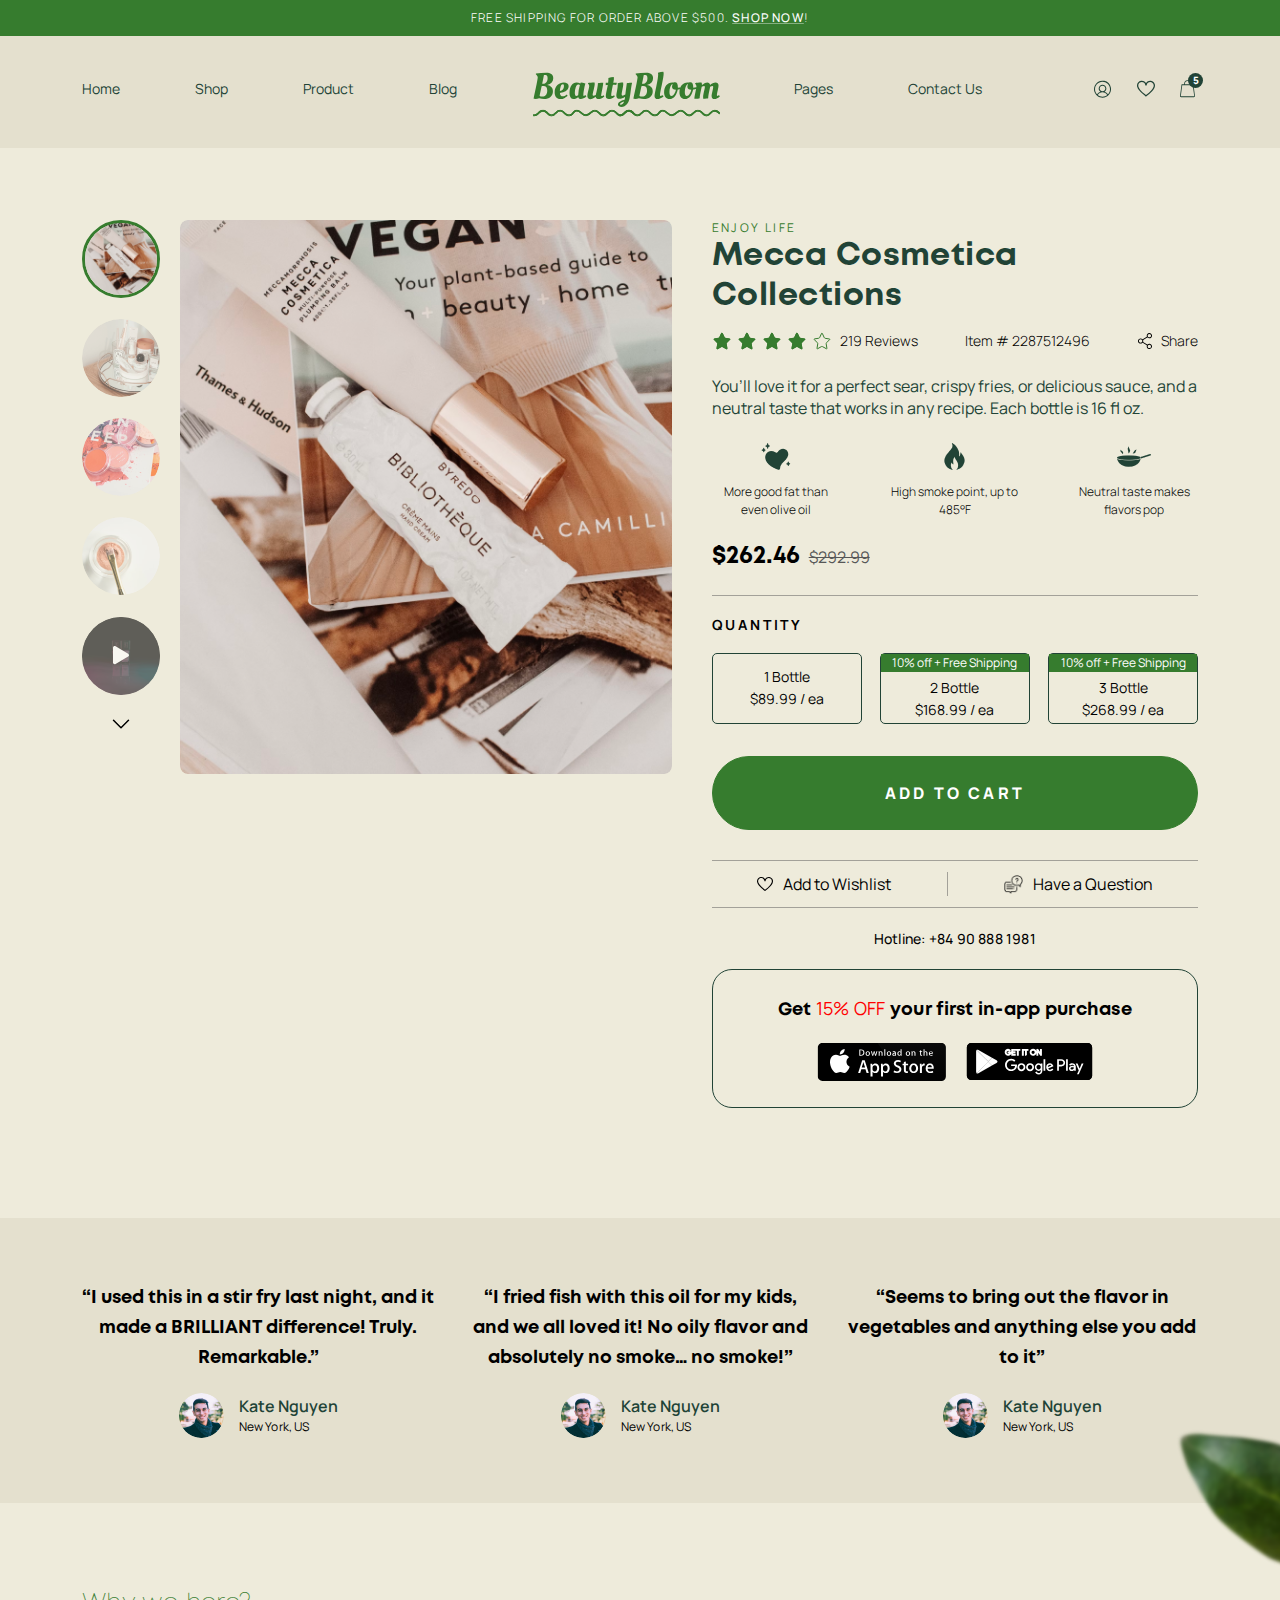
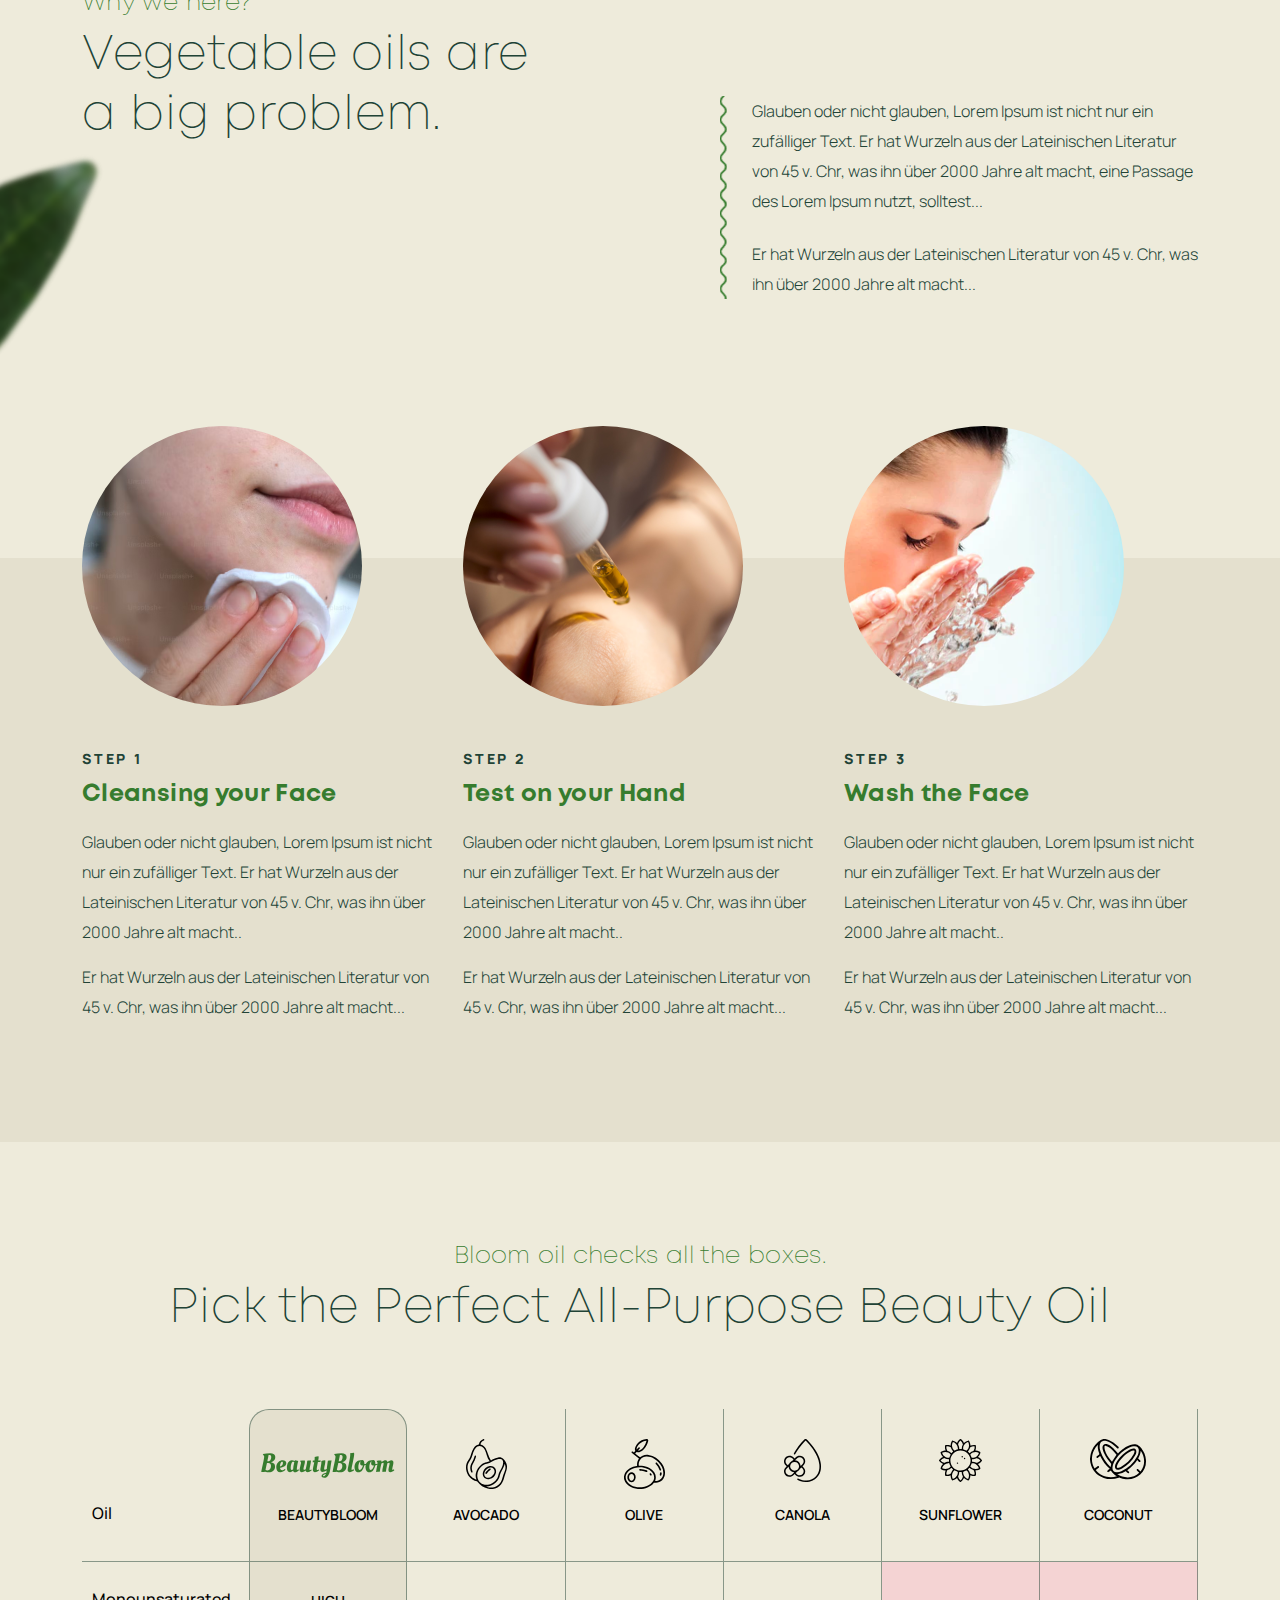
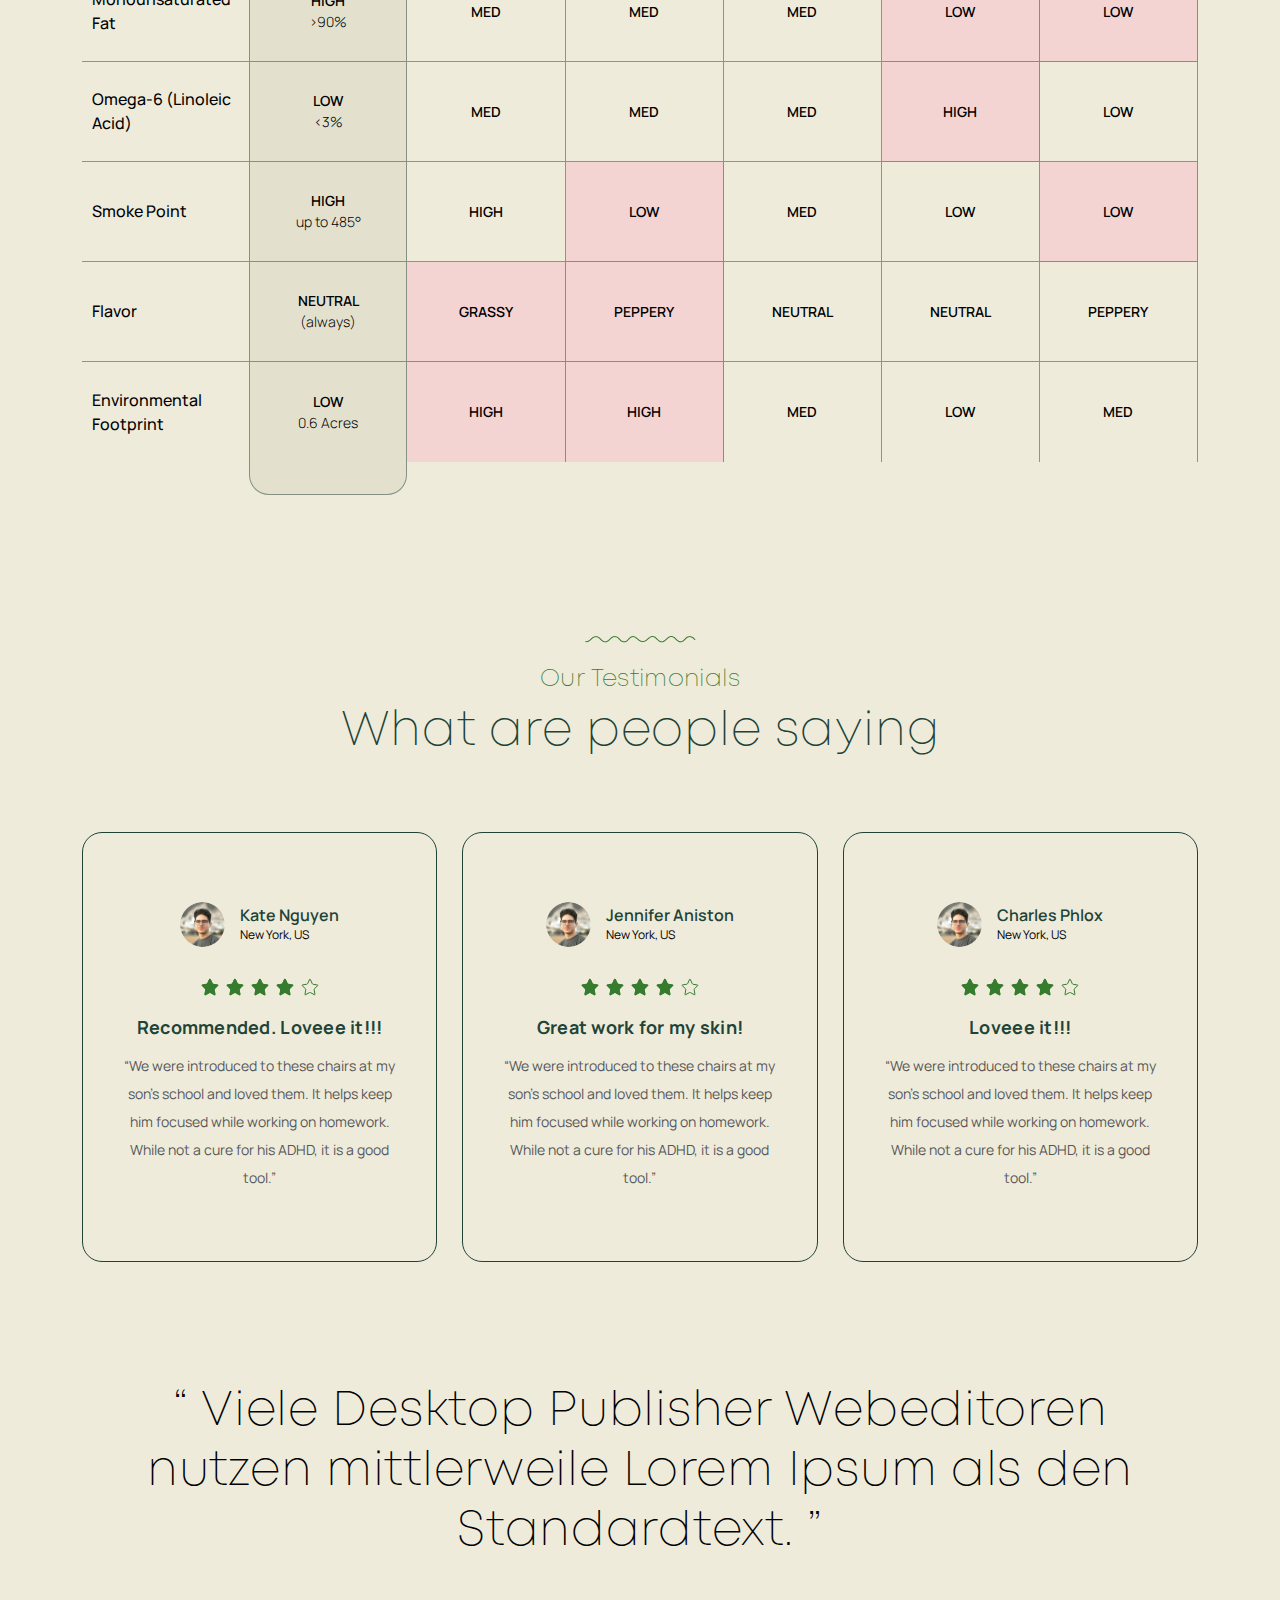
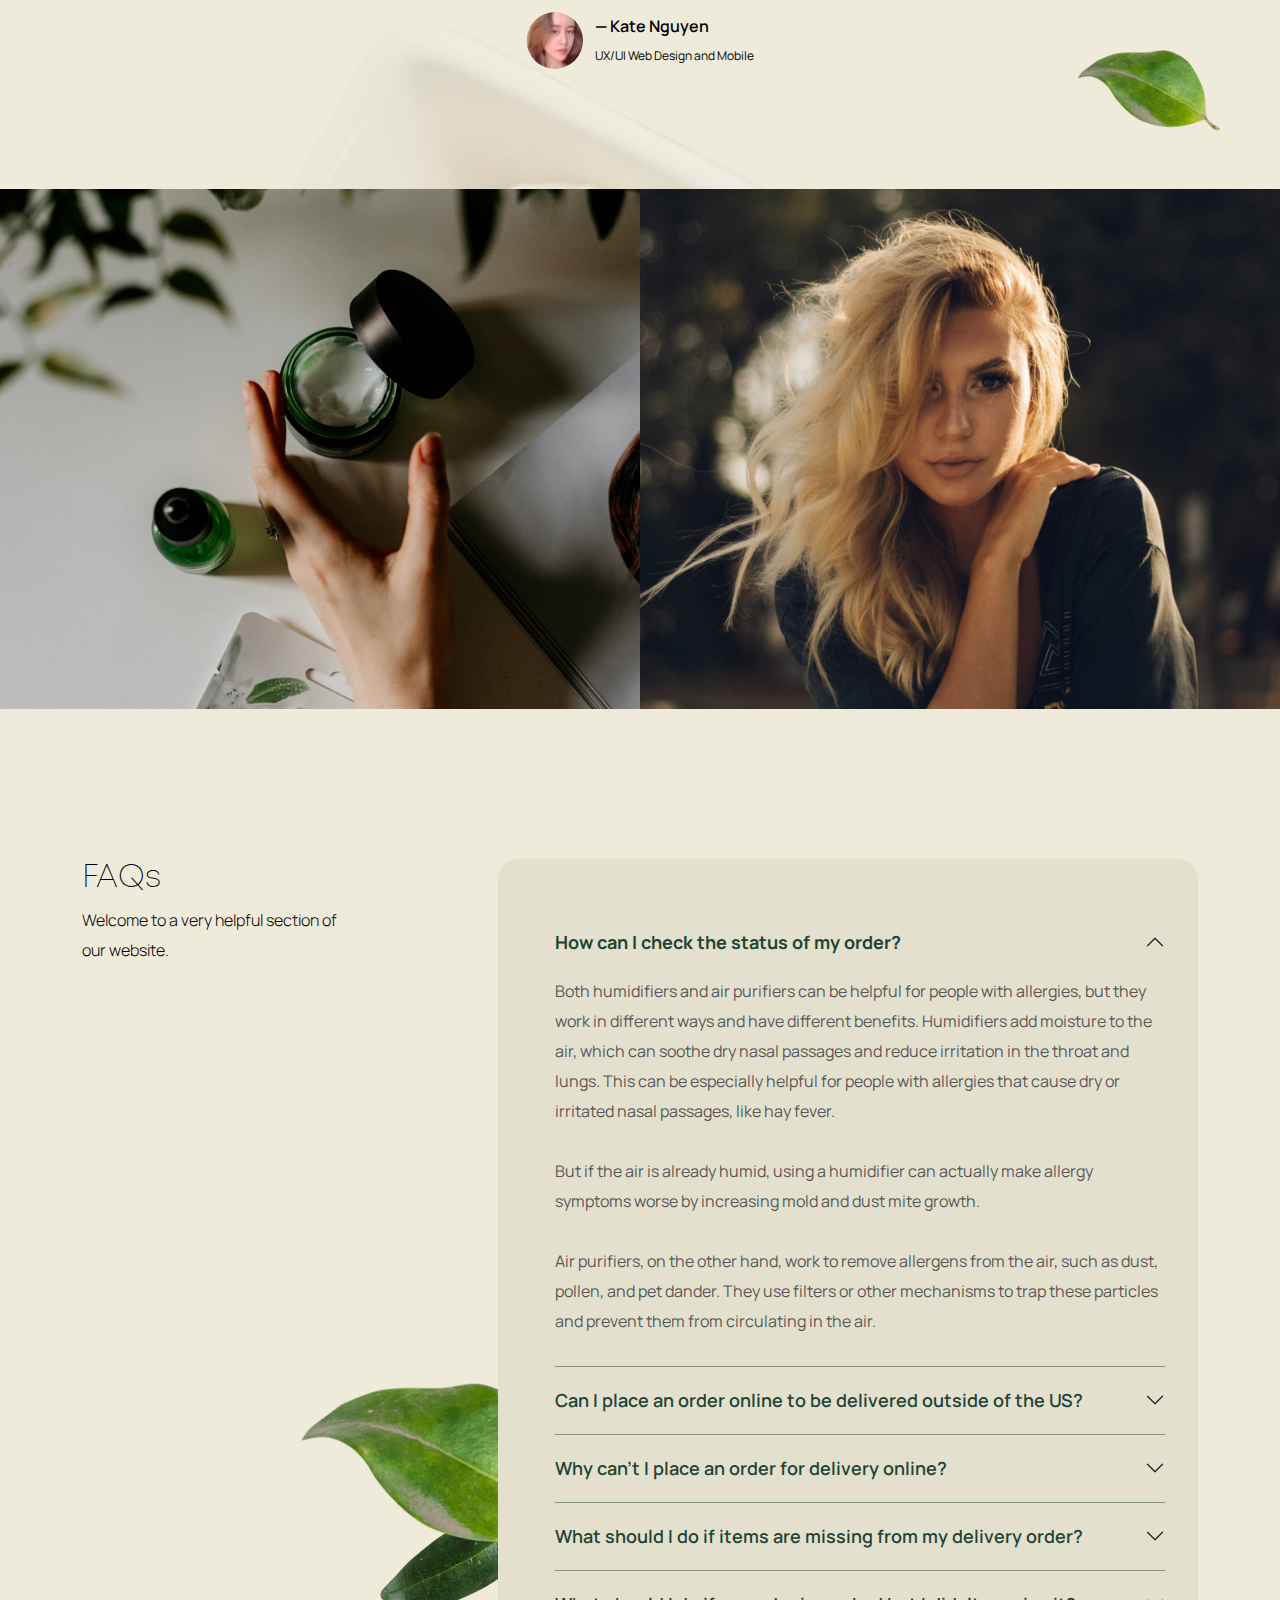
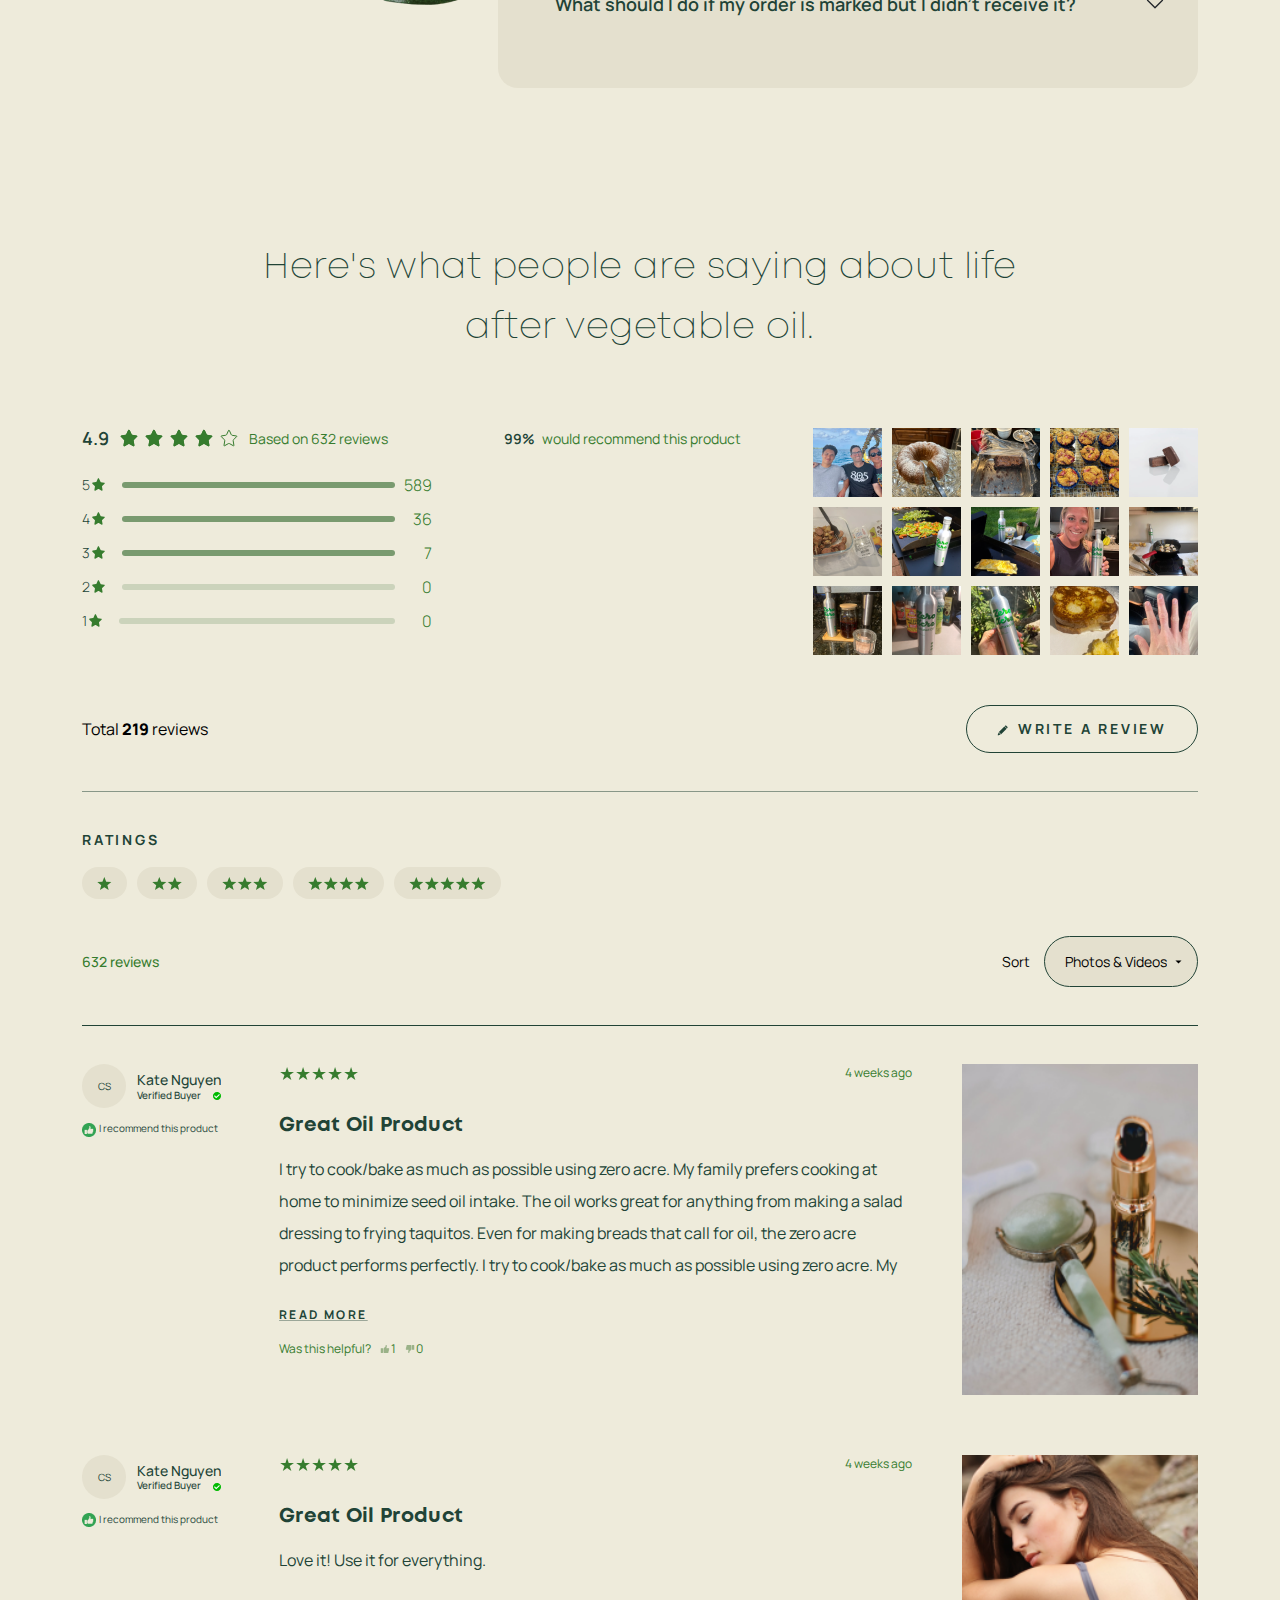
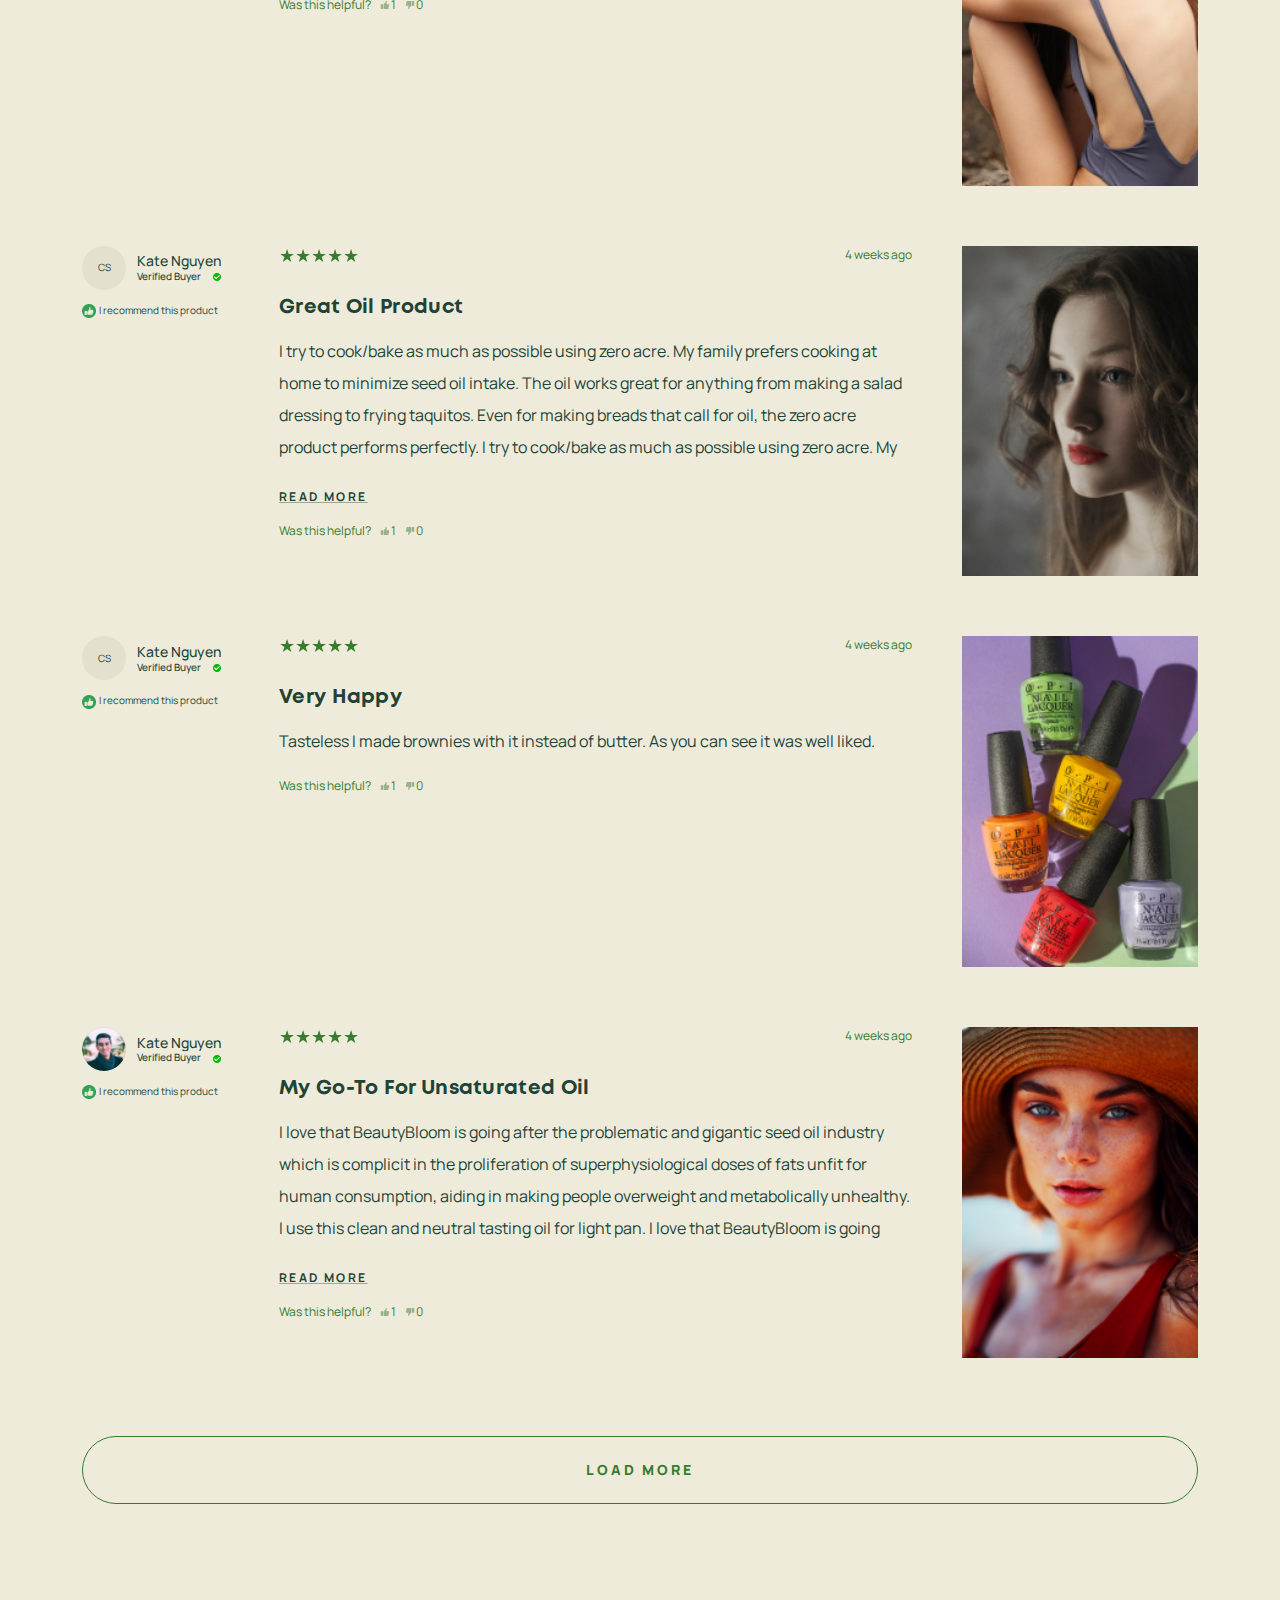
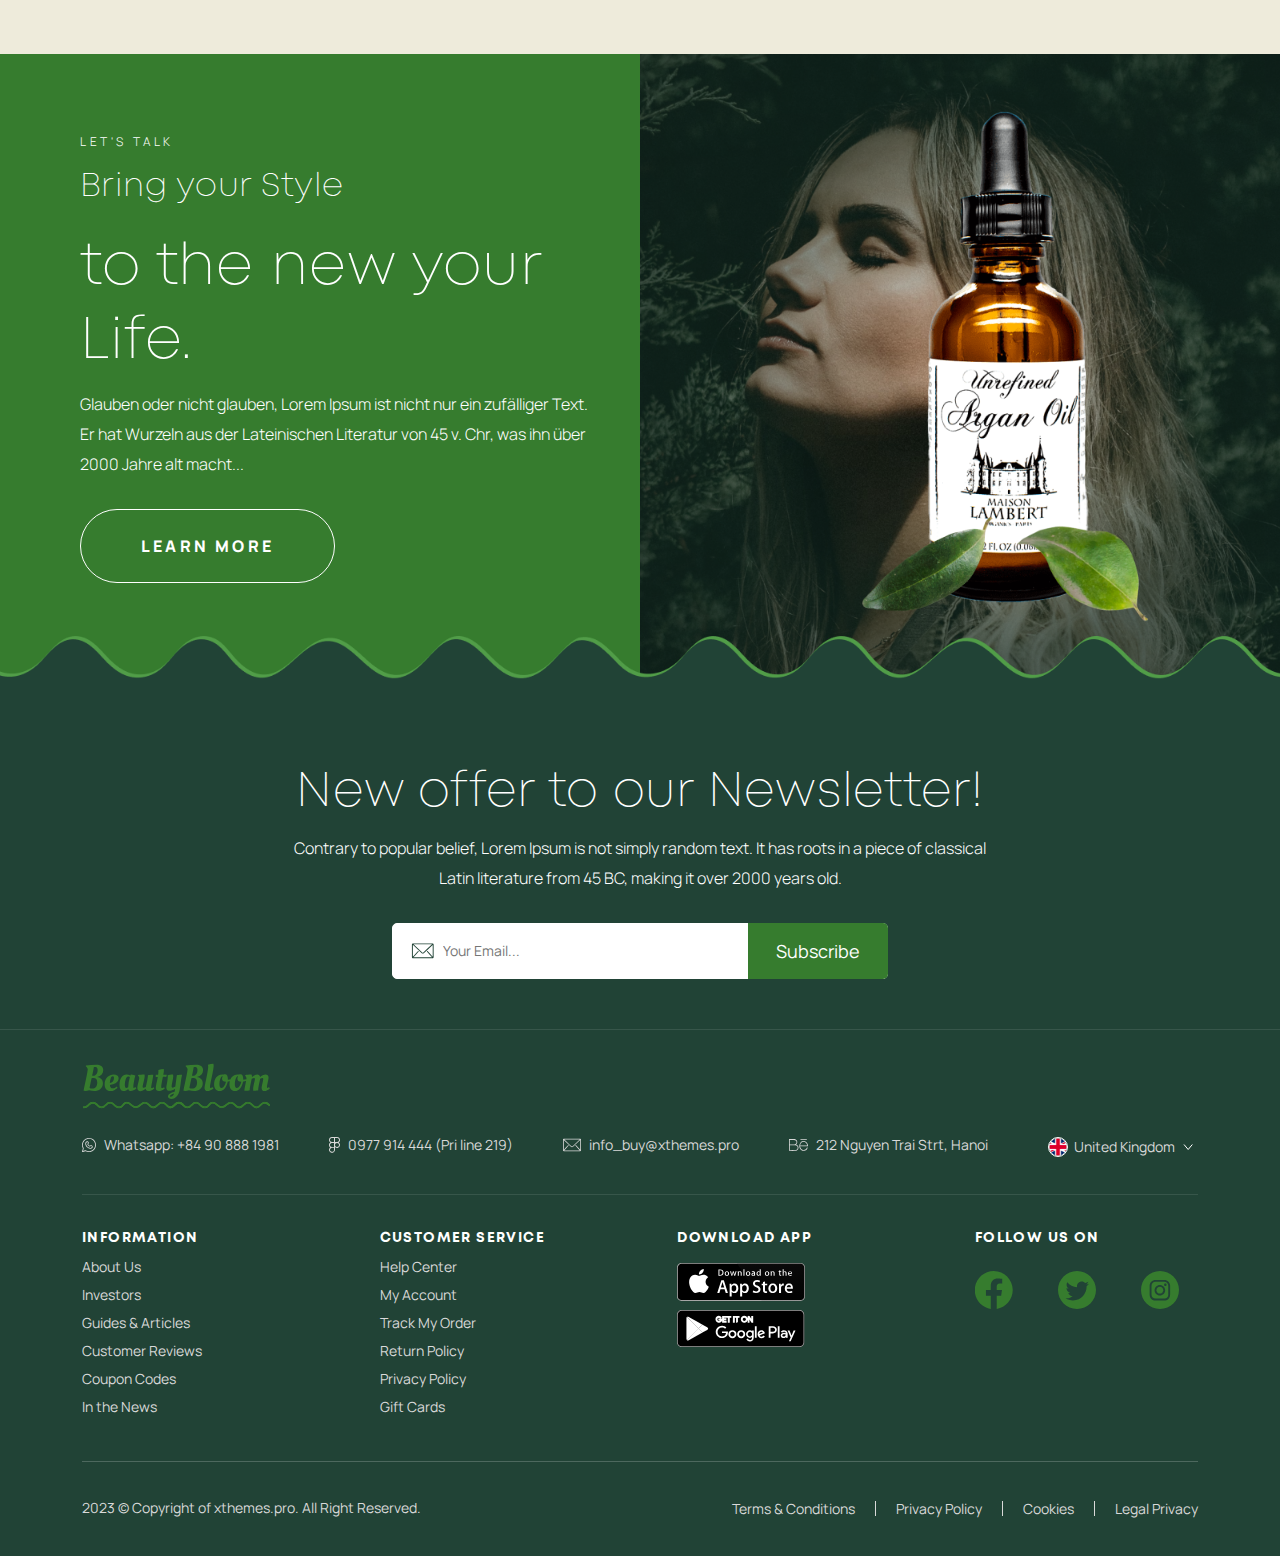
<file: product-detail.html>
<!DOCTYPE html>
<html lang="en">
  <head>
    <meta charset="UTF-8" />
    <meta name="viewport" content="width=device-width, initial-scale=1.0" />
    <title>Product Detail</title>
    <link rel="stylesheet" href="assets/bootstrap/css/bootstrap.min.css" />
    <link rel="stylesheet" href="assets/swiper/swiper-bundle.min.css" />
    <link rel="stylesheet" href="assets/css/style.css" />
  </head>
  <body>
    <!-- START HEADER -->
    <header class="header">
      <div class="header-topbar">
        <p>
          Free Shipping for order above $500.
          <a href="#" title="Shop now">Shop now</a>!
        </p>
      </div>
      <div class="header-wrapper">
        <div class="container">
          <div class="header-container">
            <nav class="header-nav">
              <ul class="header-nav-list">
                <li class="header-nav-item">
                  <a href="homepage.html" class="header-nav-link" title="Home"
                    >Home</a
                  >
                </li>
                <li class="header-nav-item">
                  <a
                    href="product-list.html"
                    class="header-nav-link"
                    title="Shop"
                    >Shop</a
                  >
                </li>
                <li class="header-nav-item">
                  <a
                    href="product-list.html"
                    class="header-nav-link"
                    title="Product"
                    >Product</a
                  >

                  <div class="mega-menu position-absolute">
                    <div class="container">
                      <div class="mega-menu-main d-flex">
                        <div class="mega-menu-list d-flex">
                          <div class="mega-menu-col">
                            <a href="#" class="mega-menu-title"
                              >Women’s Beauty</a
                            >
                            <ul class="mega-menu-list">
                              <li>
                                <a href="#" class="mega-menu-list-item"
                                  >Lip sleeping</a
                                >
                              </li>
                              <li>
                                <a href="#" class="mega-menu-list-item"
                                  >Water Bank Buld</a
                                >
                              </li>
                              <li>
                                <a href="#" class="mega-menu-list-item"
                                  >Retinol Lips</a
                                >
                              </li>
                              <li>
                                <a href="#" class="mega-menu-list-item"
                                  >AHA Skin</a
                                >
                              </li>
                              <li>
                                <a href="#" class="mega-menu-list-item"
                                  >BHA skins</a
                                >
                              </li>
                              <li>
                                <a href="#" class="mega-menu-list-item"
                                  >Skin BHA - AHA</a
                                >
                              </li>
                            </ul>
                          </div>

                          <div class="mega-menu-col">
                            <a href="#" class="mega-menu-title">Men’s Beauty</a>
                            <ul class="mega-menu-list">
                              <li>
                                <a href="#" class="mega-menu-list-item"
                                  >Cream skin</a
                                >
                              </li>
                              <li>
                                <a href="#" class="mega-menu-list-item"
                                  >Beauty Water</a
                                >
                              </li>
                              <li>
                                <a href="#" class="mega-menu-list-item"
                                  >Retinol skin</a
                                >
                              </li>
                              <li>
                                <a href="#" class="mega-menu-list-item"
                                  >water Bank skin</a
                                >
                              </li>
                              <li>
                                <a href="#" class="mega-menu-list-item"
                                  >Oiliness</a
                                >
                              </li>
                              <li>
                                <a href="#" class="mega-menu-list-item"
                                  >hyaluronic</a
                                >
                              </li>
                            </ul>
                          </div>

                          <div class="mega-menu-col">
                            <a href="#" class="mega-menu-title">By Brands</a>
                            <ul class="mega-menu-list">
                              <li>
                                <a href="#" class="mega-menu-list-item"
                                  >laropochesay</a
                                >
                              </li>
                              <li>
                                <a href="#" class="mega-menu-list-item"
                                  >Milamo</a
                                >
                              </li>
                              <li>
                                <a href="#" class="mega-menu-list-item"
                                  >Laneige</a
                                >
                              </li>
                              <li>
                                <a href="#" class="mega-menu-list-item">AHC</a>
                              </li>
                              <li>
                                <a href="#" class="mega-menu-list-item"
                                  >the body shop</a
                                >
                              </li>
                            </ul>
                          </div>

                          <div class="mega-menu-col">
                            <a href="#" class="mega-menu-title">Accessories</a>
                            <ul class="mega-menu-list">
                              <li>
                                <a href="#" class="mega-menu-list-item"
                                  >Skin beauty</a
                                >
                              </li>
                              <li>
                                <a href="#" class="mega-menu-list-item"
                                  >makeup</a
                                >
                              </li>
                              <li>
                                <a href="#" class="mega-menu-list-item"
                                  >sleeping mask</a
                                >
                              </li>
                              <li>
                                <a href="#" class="mega-menu-list-item"
                                  >Overnight</a
                                >
                              </li>
                            </ul>
                          </div>

                          <div class="mega-menu-col">
                            <a href="#" class="mega-menu-title">Dryness</a>
                            <ul class="mega-menu-list">
                              <li>
                                <a href="#" class="mega-menu-list-item"
                                  >Aqua Clear</a
                                >
                              </li>
                              <li>
                                <a href="#" class="mega-menu-list-item"
                                  >Skin face</a
                                >
                              </li>
                              <li>
                                <a href="#" class="mega-menu-list-item"
                                  >Sun Cream</a
                                >
                              </li>
                            </ul>
                          </div>
                        </div>
                        <div class="mega-menu-side">
                          <div class="mega-menu-image">
                            <img
                              src="assets/images/mega-menu.png"
                              alt="bread shampoo"
                            />
                          </div>
                          <a href="#" title="Shop Now"
                            ><span>Shop Now</span
                            ><svg
                              width="16"
                              height="8"
                              viewBox="0 0 16 8"
                              fill="none"
                              xmlns="http://www.w3.org/2000/svg"
                            >
                              <path
                                d="M11.937 7.99984C11.6858 7.88884 11.5797 7.75851 11.6323 7.56738C11.6617 7.46044 11.7406 7.35661 11.8217 7.27523C12.547 6.54688 13.2775 5.82383 14.0069 5.09954C14.2426 4.86569 14.4797 4.63309 14.7546 4.36183H14.5239C9.936 4.36183 5.34847 4.36183 0.760624 4.36183C0.641004 4.36183 0.52107 4.36557 0.40145 4.3609C0.16127 4.35092 -0.000624474 4.20032 1.81067e-06 3.99392C0.000628095 3.79437 0.155007 3.6472 0.387672 3.62787C0.43934 3.62351 0.491635 3.62631 0.54393 3.62631C5.19941 3.62631 9.8549 3.62631 14.5101 3.62631H14.7387C14.672 3.55585 14.6319 3.51095 14.5893 3.46886C13.6546 2.53878 12.7198 1.60901 11.7851 0.678615C11.6004 0.494969 11.5703 0.30571 11.6962 0.14233C11.8183 -0.016061 12.0328 -0.0472403 12.1934 0.0728002C12.2432 0.109904 12.289 0.152931 12.3331 0.196582C13.4936 1.34866 14.6541 2.50074 15.8124 3.655C15.8848 3.72702 15.938 3.81775 16 3.89975V4.08621C15.9264 4.17912 15.8616 4.28045 15.7783 4.3637C14.6422 5.49676 13.5046 6.62795 12.3635 7.75602C12.2667 7.85143 12.1424 7.91909 12.0309 7.99953H11.9373L11.937 7.99984Z"
                                fill="#214336"
                              />
                            </svg>
                          </a>
                        </div>
                      </div>
                    </div>
                  </div>
                </li>
                <li class="header-nav-item">
                  <a href="our-blog.html" class="header-nav-link" title="Blog"
                    >Blog</a
                  >
                </li>
                <li class="header-logo">
                  <a href="homepage.html" title="Beauty Bloom">
                    <img
                      src="assets/images/Logo.svg"
                      alt="Beauty Bloom"
                      title="Beauty Bloom"
                    />
                  </a>
                </li>
                <li class="header-nav-item">
                  <a href="#" class="header-nav-link" title="Pages">Pages</a>
                </li>
                <li class="header-nav-item">
                  <a
                    href="contact-us.html"
                    class="header-nav-link"
                    title="Contact Us"
                    >Contact Us</a
                  >
                </li>
              </ul>
            </nav>
            <div class="header-action">
              <div class="header-action-group">
                <div
                  id="menu-mobile-btn"
                  class="d-block d-xl-none d-lg-none header-action-item"
                  type="button"
                  data-bs-toggle="offcanvas"
                  data-bs-target="#menu-mobile"
                  aria-controls="menu-mobile"
                >
                  <img
                    src="assets/images/menu-icon.svg"
                    alt="menu"
                    title="menu"
                  />
                </div>
                <div
                  class="header-action-item header-action-account"
                  data-bs-toggle="modal"
                  data-bs-target="#login"
                  aria-controls="login"
                >
                  <img
                    src="assets/images/account-icon.svg"
                    alt="login"
                    title="login"
                  />
                </div>
              </div>
              <div class="header-logo d-flex d-lg-none">
                <a href="homepage.html" title="Beauty Bloom">
                  <img
                    src="assets/images/Logo.svg"
                    alt="Beauty Bloom"
                    title="Beauty Bloom"
                  />
                </a>
              </div>
              <div class="header-action-group">
                <a href="#" title="wishlist" class="header-action-item">
                  <img
                    src="assets/images/heart-icon.svg"
                    alt="wishlist"
                    title="wishlist"
                  />
                </a>
                <a
                  href="shopping-cart.html"
                  title="shopping cart"
                  class="header-action-item header-cart"
                >
                  <img
                    src="assets/images/cart-icon.svg"
                    alt="cart"
                    title="cart"
                  />
                  <span>5</span>
                </a>
              </div>
            </div>
            <div
              class="offcanvas offcanvas-start"
              tabindex="-1"
              id="menu-mobile"
              aria-labelledby="menu-mobileLabel"
            >
              <div class="offcanvas-body">
                <button
                  type="button"
                  class="btn-close"
                  data-bs-dismiss="offcanvas"
                  aria-label="Close"
                ></button>
                <nav class="header-nav-mobile">
                  <ul class="nav-list">
                    <li>
                      <a href="homepage.html" class="header-nav-item">Home</a>
                    </li>
                    <li>
                      <a href="about.html" class="header-nav-item">About</a>
                    </li>
                    <li>
                      <a href="service.html" class="header-nav-item"
                        >Services</a
                      >
                    </li>
                    <li class="position-relative">
                      <a
                        href="list-product-1-view-grid.html"
                        class="header-nav-item"
                        >Product</a
                      >
                      <ul
                        class="header-nav-list-lv0 collapse"
                        id="collapsesubmenu-1"
                      >
                        <li class="position-relative">
                          <a href="#" class="header-nav-item">Women’s Beauty</a>
                          <ul
                            class="header-nav-list-lv1 collapse"
                            id="collapsesubmenu-lv1-1"
                          >
                            <li>
                              <a href="#" class="header-nav-item"
                                >Lip sleeping</a
                              >
                            </li>
                            <li>
                              <a href="#" class="header-nav-item"
                                >Water Bank Buld</a
                              >
                            </li>
                            <li>
                              <a href="#" class="header-nav-item"
                                >Retinol Lips</a
                              >
                            </li>
                            <li>
                              <a href="#" class="header-nav-item">AHA Skin</a>
                            </li>
                            <li>
                              <a href="#" class="header-nav-item">BHA skins</a>
                            </li>
                            <li>
                              <a href="#" class="header-nav-item"
                                >Skin BHA - AHA</a
                              >
                            </li>
                          </ul>

                          <div
                            class="close-sub-nav collapsed"
                            data-bs-toggle="collapse"
                            href="#collapsesubmenu-lv1-1"
                            role="button"
                            aria-expanded="false"
                            aria-controls="collapsesubmenulv1-1"
                          >
                            <svg
                              version="1.1"
                              id="Capa_1"
                              xmlns="http://www.w3.org/2000/svg"
                              xmlns:xlink="http://www.w3.org/1999/xlink"
                              x="0px"
                              y="0px"
                              viewBox="0 0 512 512"
                              style="enable-background: new 0 0 512 512"
                              xml:space="preserve"
                            >
                              <g>
                                <g>
                                  <path
                                    d="M492,236H276V20c0-11.046-8.954-20-20-20c-11.046,0-20,8.954-20,20v216H20c-11.046,0-20,8.954-20,20s8.954,20,20,20h216			v216c0,11.046,8.954,20,20,20s20-8.954,20-20V276h216c11.046,0,20-8.954,20-20C512,244.954,503.046,236,492,236z"
                                  />
                                </g>
                              </g>
                              <g></g>
                              <g></g>
                              <g></g>
                              <g></g>
                              <g></g>
                              <g></g>
                              <g></g>
                              <g></g>
                              <g></g>
                              <g></g>
                              <g></g>
                              <g></g>
                              <g></g>
                              <g></g>
                              <g></g>
                            </svg>

                            <svg
                              id="svg1591"
                              height="24"
                              viewBox="0 0 6.3499999 6.3500002"
                              width="24"
                              xmlns="http://www.w3.org/2000/svg"
                              xmlns:svg="http://www.w3.org/2000/svg"
                            >
                              <g id="layer1" transform="translate(0 -290.65)">
                                <path
                                  id="path2047"
                                  d="m.79427278 293.56039a.2646485.2646485 0 0 0 0 .52917h4.76146822a.2646485.2646485 0 0 0 0-.52917z"
                                  font-variant-ligatures="normal"
                                  font-variant-position="normal"
                                  font-variant-caps="normal"
                                  font-variant-numeric="normal"
                                  font-variant-alternates="normal"
                                  font-feature-settings="normal"
                                  text-indent="0"
                                  text-align="start"
                                  text-decoration-line="none"
                                  text-decoration-style="solid"
                                  text-decoration-color="rgb(0,0,0)"
                                  text-transform="none"
                                  text-orientation="mixed"
                                  white-space="normal"
                                  shape-padding="0"
                                  isolation="auto"
                                  mix-blend-mode="normal"
                                  solid-color="rgb(0,0,0)"
                                  solid-opacity="1"
                                  vector-effect="none"
                                />
                              </g>
                            </svg>
                          </div>
                        </li>

                        <li class="position-relative">
                          <a href="#" class="header-nav-item">Men’s Beauty</a>
                          <ul
                            class="header-nav-list-lv1 collapse"
                            id="collapsesubmenu-lv1-2"
                          >
                            <li>
                              <a href="#" class="header-nav-item">Cream skin</a>
                            </li>
                            <li>
                              <a href="#" class="header-nav-item"
                                >Beauty Water</a
                              >
                            </li>
                            <li>
                              <a href="#" class="header-nav-item"
                                >Retinol skin</a
                              >
                            </li>
                            <li>
                              <a href="#" class="header-nav-item"
                                >water Bank skin</a
                              >
                            </li>
                            <li>
                              <a href="#" class="header-nav-item">Oiliness</a>
                            </li>
                            <li>
                              <a href="#" class="header-nav-item">hyaluronic</a>
                            </li>
                          </ul>

                          <div
                            class="close-sub-nav collapsed"
                            data-bs-toggle="collapse"
                            href="#collapsesubmenu-lv1-2"
                            role="button"
                            aria-expanded="false"
                            aria-controls="collapsesubmenu-lv1-2"
                          >
                            <svg
                              version="1.1"
                              id="Capa_1"
                              xmlns="http://www.w3.org/2000/svg"
                              xmlns:xlink="http://www.w3.org/1999/xlink"
                              x="0px"
                              y="0px"
                              viewBox="0 0 512 512"
                              style="enable-background: new 0 0 512 512"
                              xml:space="preserve"
                            >
                              <g>
                                <g>
                                  <path
                                    d="M492,236H276V20c0-11.046-8.954-20-20-20c-11.046,0-20,8.954-20,20v216H20c-11.046,0-20,8.954-20,20s8.954,20,20,20h216			v216c0,11.046,8.954,20,20,20s20-8.954,20-20V276h216c11.046,0,20-8.954,20-20C512,244.954,503.046,236,492,236z"
                                  />
                                </g>
                              </g>
                              <g></g>
                              <g></g>
                              <g></g>
                              <g></g>
                              <g></g>
                              <g></g>
                              <g></g>
                              <g></g>
                              <g></g>
                              <g></g>
                              <g></g>
                              <g></g>
                              <g></g>
                              <g></g>
                              <g></g>
                            </svg>

                            <svg
                              id="svg1591"
                              height="24"
                              viewBox="0 0 6.3499999 6.3500002"
                              width="24"
                              xmlns="http://www.w3.org/2000/svg"
                              xmlns:svg="http://www.w3.org/2000/svg"
                            >
                              <g id="layer1" transform="translate(0 -290.65)">
                                <path
                                  id="path2047"
                                  d="m.79427278 293.56039a.2646485.2646485 0 0 0 0 .52917h4.76146822a.2646485.2646485 0 0 0 0-.52917z"
                                  font-variant-ligatures="normal"
                                  font-variant-position="normal"
                                  font-variant-caps="normal"
                                  font-variant-numeric="normal"
                                  font-variant-alternates="normal"
                                  font-feature-settings="normal"
                                  text-indent="0"
                                  text-align="start"
                                  text-decoration-line="none"
                                  text-decoration-style="solid"
                                  text-decoration-color="rgb(0,0,0)"
                                  text-transform="none"
                                  text-orientation="mixed"
                                  white-space="normal"
                                  shape-padding="0"
                                  isolation="auto"
                                  mix-blend-mode="normal"
                                  solid-color="rgb(0,0,0)"
                                  solid-opacity="1"
                                  vector-effect="none"
                                />
                              </g>
                            </svg>
                          </div>
                        </li>
                        <li class="position-relative">
                          <a href="#" class="header-nav-item">By Brands</a>
                          <ul
                            class="header-nav-list-lv1 collapse"
                            id="collapsesubmenu-lv1-3"
                          >
                            <li>
                              <a href="#" class="header-nav-item"
                                >laropochesay</a
                              >
                            </li>
                            <li>
                              <a href="#" class="header-nav-item">Milamo</a>
                            </li>
                            <li>
                              <a href="#" class="header-nav-item">Laneige</a>
                            </li>
                            <li>
                              <a href="#" class="header-nav-item">AHC</a>
                            </li>
                            <li>
                              <a href="#" class="header-nav-item"
                                >the body shop</a
                              >
                            </li>
                          </ul>

                          <div
                            class="close-sub-nav collapsed"
                            data-bs-toggle="collapse"
                            href="#collapsesubmenu-lv1-3"
                            role="button"
                            aria-expanded="false"
                            aria-controls="collapsesubmenu-lv1-3"
                          >
                            <svg
                              version="1.1"
                              id="Capa_1"
                              xmlns="http://www.w3.org/2000/svg"
                              xmlns:xlink="http://www.w3.org/1999/xlink"
                              x="0px"
                              y="0px"
                              viewBox="0 0 512 512"
                              style="enable-background: new 0 0 512 512"
                              xml:space="preserve"
                            >
                              <g>
                                <g>
                                  <path
                                    d="M492,236H276V20c0-11.046-8.954-20-20-20c-11.046,0-20,8.954-20,20v216H20c-11.046,0-20,8.954-20,20s8.954,20,20,20h216			v216c0,11.046,8.954,20,20,20s20-8.954,20-20V276h216c11.046,0,20-8.954,20-20C512,244.954,503.046,236,492,236z"
                                  />
                                </g>
                              </g>
                              <g></g>
                              <g></g>
                              <g></g>
                              <g></g>
                              <g></g>
                              <g></g>
                              <g></g>
                              <g></g>
                              <g></g>
                              <g></g>
                              <g></g>
                              <g></g>
                              <g></g>
                              <g></g>
                              <g></g>
                            </svg>

                            <svg
                              id="svg1591"
                              height="24"
                              viewBox="0 0 6.3499999 6.3500002"
                              width="24"
                              xmlns="http://www.w3.org/2000/svg"
                              xmlns:svg="http://www.w3.org/2000/svg"
                            >
                              <g id="layer1" transform="translate(0 -290.65)">
                                <path
                                  id="path2047"
                                  d="m.79427278 293.56039a.2646485.2646485 0 0 0 0 .52917h4.76146822a.2646485.2646485 0 0 0 0-.52917z"
                                  font-variant-ligatures="normal"
                                  font-variant-position="normal"
                                  font-variant-caps="normal"
                                  font-variant-numeric="normal"
                                  font-variant-alternates="normal"
                                  font-feature-settings="normal"
                                  text-indent="0"
                                  text-align="start"
                                  text-decoration-line="none"
                                  text-decoration-style="solid"
                                  text-decoration-color="rgb(0,0,0)"
                                  text-transform="none"
                                  text-orientation="mixed"
                                  white-space="normal"
                                  shape-padding="0"
                                  isolation="auto"
                                  mix-blend-mode="normal"
                                  solid-color="rgb(0,0,0)"
                                  solid-opacity="1"
                                  vector-effect="none"
                                />
                              </g>
                            </svg>
                          </div>
                        </li>
                        <li class="position-relative">
                          <a href="#" class="header-nav-item">Accessories</a>
                          <ul
                            class="header-nav-list-lv1 collapse"
                            id="collapsesubmenu-lv1-4"
                          >
                            <li>
                              <a href="#" class="header-nav-item"
                                >Skin beauty</a
                              >
                            </li>
                            <li>
                              <a href="#" class="header-nav-item">makeup</a>
                            </li>
                            <li>
                              <a href="#" class="header-nav-item"
                                >sleeping mask</a
                              >
                            </li>
                            <li>
                              <a href="#" class="header-nav-item">Overnight</a>
                            </li>
                          </ul>

                          <div
                            class="close-sub-nav collapsed"
                            data-bs-toggle="collapse"
                            href="#collapsesubmenu-lv1-4"
                            role="button"
                            aria-expanded="false"
                            aria-controls="collapsesubmenu-lv1-4"
                          >
                            <svg
                              version="1.1"
                              id="Capa_1"
                              xmlns="http://www.w3.org/2000/svg"
                              xmlns:xlink="http://www.w3.org/1999/xlink"
                              x="0px"
                              y="0px"
                              viewBox="0 0 512 512"
                              style="enable-background: new 0 0 512 512"
                              xml:space="preserve"
                            >
                              <g>
                                <g>
                                  <path
                                    d="M492,236H276V20c0-11.046-8.954-20-20-20c-11.046,0-20,8.954-20,20v216H20c-11.046,0-20,8.954-20,20s8.954,20,20,20h216			v216c0,11.046,8.954,20,20,20s20-8.954,20-20V276h216c11.046,0,20-8.954,20-20C512,244.954,503.046,236,492,236z"
                                  />
                                </g>
                              </g>
                              <g></g>
                              <g></g>
                              <g></g>
                              <g></g>
                              <g></g>
                              <g></g>
                              <g></g>
                              <g></g>
                              <g></g>
                              <g></g>
                              <g></g>
                              <g></g>
                              <g></g>
                              <g></g>
                              <g></g>
                            </svg>

                            <svg
                              id="svg1591"
                              height="24"
                              viewBox="0 0 6.3499999 6.3500002"
                              width="24"
                              xmlns="http://www.w3.org/2000/svg"
                              xmlns:svg="http://www.w3.org/2000/svg"
                            >
                              <g id="layer1" transform="translate(0 -290.65)">
                                <path
                                  id="path2047"
                                  d="m.79427278 293.56039a.2646485.2646485 0 0 0 0 .52917h4.76146822a.2646485.2646485 0 0 0 0-.52917z"
                                  font-variant-ligatures="normal"
                                  font-variant-position="normal"
                                  font-variant-caps="normal"
                                  font-variant-numeric="normal"
                                  font-variant-alternates="normal"
                                  font-feature-settings="normal"
                                  text-indent="0"
                                  text-align="start"
                                  text-decoration-line="none"
                                  text-decoration-style="solid"
                                  text-decoration-color="rgb(0,0,0)"
                                  text-transform="none"
                                  text-orientation="mixed"
                                  white-space="normal"
                                  shape-padding="0"
                                  isolation="auto"
                                  mix-blend-mode="normal"
                                  solid-color="rgb(0,0,0)"
                                  solid-opacity="1"
                                  vector-effect="none"
                                />
                              </g>
                            </svg>
                          </div>
                        </li>
                        <li class="position-relative">
                          <a href="#" class="header-nav-item">Dryness</a>
                          <ul
                            class="header-nav-list-lv1 collapse"
                            id="collapsesubmenu-lv1-5"
                          >
                            <li>
                              <a href="#" class="header-nav-item">Aqua Clear</a>
                            </li>
                            <li>
                              <a href="#" class="header-nav-item">Skin face</a>
                            </li>
                            <li>
                              <a href="#" class="header-nav-item">Sun Cream</a>
                            </li>
                          </ul>

                          <div
                            class="close-sub-nav collapsed"
                            data-bs-toggle="collapse"
                            href="#collapsesubmenu-lv1-5"
                            role="button"
                            aria-expanded="false"
                            aria-controls="collapsesubmenu-lv1-5"
                          >
                            <svg
                              version="1.1"
                              id="Capa_1"
                              xmlns="http://www.w3.org/2000/svg"
                              xmlns:xlink="http://www.w3.org/1999/xlink"
                              x="0px"
                              y="0px"
                              viewBox="0 0 512 512"
                              style="enable-background: new 0 0 512 512"
                              xml:space="preserve"
                            >
                              <g>
                                <g>
                                  <path
                                    d="M492,236H276V20c0-11.046-8.954-20-20-20c-11.046,0-20,8.954-20,20v216H20c-11.046,0-20,8.954-20,20s8.954,20,20,20h216			v216c0,11.046,8.954,20,20,20s20-8.954,20-20V276h216c11.046,0,20-8.954,20-20C512,244.954,503.046,236,492,236z"
                                  />
                                </g>
                              </g>
                              <g></g>
                              <g></g>
                              <g></g>
                              <g></g>
                              <g></g>
                              <g></g>
                              <g></g>
                              <g></g>
                              <g></g>
                              <g></g>
                              <g></g>
                              <g></g>
                              <g></g>
                              <g></g>
                              <g></g>
                            </svg>

                            <svg
                              id="svg1591"
                              height="24"
                              viewBox="0 0 6.3499999 6.3500002"
                              width="24"
                              xmlns="http://www.w3.org/2000/svg"
                              xmlns:svg="http://www.w3.org/2000/svg"
                            >
                              <g id="layer1" transform="translate(0 -290.65)">
                                <path
                                  id="path2047"
                                  d="m.79427278 293.56039a.2646485.2646485 0 0 0 0 .52917h4.76146822a.2646485.2646485 0 0 0 0-.52917z"
                                  font-variant-ligatures="normal"
                                  font-variant-position="normal"
                                  font-variant-caps="normal"
                                  font-variant-numeric="normal"
                                  font-variant-alternates="normal"
                                  font-feature-settings="normal"
                                  text-indent="0"
                                  text-align="start"
                                  text-decoration-line="none"
                                  text-decoration-style="solid"
                                  text-decoration-color="rgb(0,0,0)"
                                  text-transform="none"
                                  text-orientation="mixed"
                                  white-space="normal"
                                  shape-padding="0"
                                  isolation="auto"
                                  mix-blend-mode="normal"
                                  solid-color="rgb(0,0,0)"
                                  solid-opacity="1"
                                  vector-effect="none"
                                />
                              </g>
                            </svg>
                          </div>
                        </li>
                      </ul>
                      <div
                        class="close-sub-nav collapsed"
                        data-bs-toggle="collapse"
                        href="#collapsesubmenu-1"
                        role="button"
                        aria-expanded="false"
                        aria-controls="collapsesubmenu-1"
                      >
                        <svg
                          version="1.1"
                          id="Capa_1"
                          xmlns="http://www.w3.org/2000/svg"
                          xmlns:xlink="http://www.w3.org/1999/xlink"
                          x="0px"
                          y="0px"
                          viewBox="0 0 512 512"
                          style="enable-background: new 0 0 512 512"
                          xml:space="preserve"
                        >
                          <g>
                            <g>
                              <path
                                d="M492,236H276V20c0-11.046-8.954-20-20-20c-11.046,0-20,8.954-20,20v216H20c-11.046,0-20,8.954-20,20s8.954,20,20,20h216			v216c0,11.046,8.954,20,20,20s20-8.954,20-20V276h216c11.046,0,20-8.954,20-20C512,244.954,503.046,236,492,236z"
                              />
                            </g>
                          </g>
                          <g></g>
                          <g></g>
                          <g></g>
                          <g></g>
                          <g></g>
                          <g></g>
                          <g></g>
                          <g></g>
                          <g></g>
                          <g></g>
                          <g></g>
                          <g></g>
                          <g></g>
                          <g></g>
                          <g></g>
                        </svg>

                        <svg
                          id="svg1591"
                          height="24"
                          viewBox="0 0 6.3499999 6.3500002"
                          width="24"
                          xmlns="http://www.w3.org/2000/svg"
                          xmlns:svg="http://www.w3.org/2000/svg"
                        >
                          <g id="layer1" transform="translate(0 -290.65)">
                            <path
                              id="path2047"
                              d="m.79427278 293.56039a.2646485.2646485 0 0 0 0 .52917h4.76146822a.2646485.2646485 0 0 0 0-.52917z"
                              font-variant-ligatures="normal"
                              font-variant-position="normal"
                              font-variant-caps="normal"
                              font-variant-numeric="normal"
                              font-variant-alternates="normal"
                              font-feature-settings="normal"
                              text-indent="0"
                              text-align="start"
                              text-decoration-line="none"
                              text-decoration-style="solid"
                              text-decoration-color="rgb(0,0,0)"
                              text-transform="none"
                              text-orientation="mixed"
                              white-space="normal"
                              shape-padding="0"
                              isolation="auto"
                              mix-blend-mode="normal"
                              solid-color="rgb(0,0,0)"
                              solid-opacity="1"
                              vector-effect="none"
                            />
                          </g>
                        </svg>
                      </div>
                    </li>

                    <li>
                      <a href="blog.html" class="header-nav-item">Blog</a>
                    </li>
                    <li>
                      <a href="contact-us.html" class="header-nav-item"
                        >Contact</a
                      >
                    </li>
                  </ul>
                </nav>
              </div>
            </div>
          </div>
        </div>
      </div>
    </header>
    <!-- END HEADER -->

    <main class="position-relative">
      <!-- START DETAIL -->
      <div class="container">
        <section class="detail">
          <div class="detail-wrapper">
            <div class="detail-img">
              <div class="swiper-button-prev detail-img-prev">
                <svg
                  width="24"
                  height="24"
                  viewBox="0 0 24 24"
                  fill="none"
                  xmlns="http://www.w3.org/2000/svg"
                >
                  <path
                    d="M15.75 4.5L8.25 12L15.75 19.5"
                    stroke="black"
                    stroke-width="1.5"
                    stroke-linecap="round"
                    stroke-linejoin="round"
                  />
                </svg>
              </div>
              <div class="detail-img-slider swiper">
                <div class="swiper-wrapper">
                  <div class="swiper-slide">
                    <div class="detail-img-item">
                      <img
                        src="assets/images/img-1.png"
                        alt="Mecca Cosmetica Collections"
                        title="Mecca Cosmetica Collections"
                      />
                    </div>
                  </div>
                  <div class="swiper-slide">
                    <div class="detail-img-item">
                      <img
                        src="assets/images/img-2.png"
                        alt="Mecca Cosmetica Collections"
                        title="Mecca Cosmetica Collections"
                      />
                    </div>
                  </div>
                  <div class="swiper-slide">
                    <div class="detail-img-item">
                      <img
                        src="assets/images/img-3.png"
                        alt="Mecca Cosmetica Collections"
                        title="Mecca Cosmetica Collections"
                      />
                    </div>
                  </div>
                  <div class="swiper-slide">
                    <div class="detail-img-item">
                      <img
                        src="assets/images/img-4.png"
                        alt="Mecca Cosmetica Collections"
                        title="Mecca Cosmetica Collections"
                      />
                    </div>
                  </div>
                  <div class="swiper-slide">
                    <div class="detail-img-item">
                      <img
                        src="assets/images/video-detail.png"
                        alt="Mecca Cosmetica Collections"
                        title="Mecca Cosmetica Collections"
                      />
                      <div class="play-video">
                        <svg
                          width="16"
                          height="19"
                          viewBox="0 0 16 19"
                          fill="none"
                          xmlns="http://www.w3.org/2000/svg"
                        >
                          <path
                            d="M15.1576 7.66692L2.58579 0.234576C1.56433 -0.369012 0 0.216718 0 1.70962V16.5707C0 17.9101 1.45361 18.7172 2.58579 18.0458L15.1576 10.617C16.279 9.95627 16.2826 8.32766 15.1576 7.66692Z"
                            fill="white"
                          />
                        </svg>
                      </div>
                    </div>
                  </div>
                  <div class="swiper-slide">
                    <div class="detail-img-item">
                      <img
                        src="assets/images/video-2.png"
                        alt="Mecca Cosmetica Collections"
                        title="Mecca Cosmetica Collections"
                      />
                      <div class="play-video">
                        <svg
                          width="16"
                          height="19"
                          viewBox="0 0 16 19"
                          fill="none"
                          xmlns="http://www.w3.org/2000/svg"
                        >
                          <path
                            d="M15.1576 7.66692L2.58579 0.234576C1.56433 -0.369012 0 0.216718 0 1.70962V16.5707C0 17.9101 1.45361 18.7172 2.58579 18.0458L15.1576 10.617C16.279 9.95627 16.2826 8.32766 15.1576 7.66692Z"
                            fill="white"
                          />
                        </svg>
                      </div>
                    </div>
                  </div>
                </div>
              </div>
              <div class="swiper-button-next detail-img-next">
                <svg
                  width="24"
                  height="24"
                  viewBox="0 0 24 24"
                  fill="none"
                  xmlns="http://www.w3.org/2000/svg"
                >
                  <path
                    d="M8.25 4.5L15.75 12L8.25 19.5"
                    stroke="black"
                    stroke-width="1.5"
                    stroke-linecap="round"
                    stroke-linejoin="round"
                  />
                </svg>
              </div>
            </div>
            <div class="detail-thumb swiper">
              <div class="swiper-wrapper">
                <div class="swiper-slide detail-thumb-item">
                  <img
                    src="assets/images/thumb-1.png"
                    alt="Mecca Cosmetica Collections"
                    title="Mecca Cosmetica Collections"
                  />
                </div>
                <div class="swiper-slide detail-thumb-item">
                  <img
                    src="assets/images/thumb-2.png"
                    alt="Mecca Cosmetica Collections"
                    title="Mecca Cosmetica Collections"
                  />
                </div>
                <div class="swiper-slide detail-thumb-item">
                  <img
                    src="assets/images/thumb-3.png"
                    alt="Mecca Cosmetica Collections"
                    title="Mecca Cosmetica Collections"
                  />
                </div>
                <div class="swiper-slide detail-thumb-item">
                  <img
                    src="assets/images/thumb-4.png"
                    alt="Mecca Cosmetica Collections"
                    title="Mecca Cosmetica Collections"
                  />
                </div>
                <div class="swiper-slide detail-thumb-item">
                  <iframe
                    width="560"
                    height="315"
                    src="https://www.youtube.com/embed/iPbdmApHaaE?rel=0&autoplay=1&mute=1"
                    title="YouTube video player"
                    frameborder="0"
                    allow="accelerometer; autoplay; clipboard-write; encrypted-media; gyroscope; picture-in-picture; web-share"
                    allowfullscreen
                  ></iframe>
                </div>
                <div class="swiper-slide detail-thumb-item">
                  <iframe
                    width="560"
                    height="315"
                    src="https://www.youtube.com/embed/tZO57nQuGRk?rel=0&autoplay=1&mute=1"
                    title="YouTube video player"
                    frameborder="0"
                    allow="accelerometer; autoplay; clipboard-write; encrypted-media; gyroscope; picture-in-picture; web-share"
                    allowfullscreen
                  ></iframe>
                </div>
              </div>
            </div>
          </div>
          <div class="detail-main">
            <h3 class="detail-cate">enjoy life</h3>
            <h1>Mecca Cosmetica Collections</h1>
            <div class="detail-info">
              <div class="detail-rating">
                <div class="rating" style="--rating: 4">
                  <img src="assets/images/rating.svg" alt="rating" />
                </div>
                <span>219 Reviews</span>
              </div>
              <span>Item # 2287512496</span>
              <a href="#">
                <svg
                  width="14"
                  height="16"
                  viewBox="0 0 14 16"
                  fill="none"
                  xmlns="http://www.w3.org/2000/svg"
                >
                  <path
                    d="M14.0002 2.81987C13.9593 3.00669 13.9303 3.19727 13.8756 3.38002C13.3137 5.25543 10.9412 5.87129 9.53274 4.50564C9.43175 4.40769 9.36914 4.41239 9.25966 4.48029C7.90779 5.31833 6.5531 6.15167 5.19903 6.98627C5.16379 7.00786 5.13013 7.03164 5.08797 7.0595C5.32361 7.68943 5.3233 8.31968 5.08671 8.95275C5.65772 9.3048 6.22087 9.65215 6.78433 9.9992C7.61898 10.5137 8.45489 11.0262 9.28734 11.5442C9.37764 11.6002 9.42734 11.602 9.5104 11.5241C10.2739 10.8066 11.1722 10.5731 12.1704 10.8973C13.1677 11.2212 13.7532 11.9378 13.9593 12.9608C13.9747 13.0365 13.9869 13.1129 14.0005 13.1892V13.5641C13.9901 13.6086 13.9766 13.6527 13.9699 13.6978C13.8233 14.7007 13.2781 15.4045 12.3478 15.8057C12.1361 15.8971 11.9017 15.9368 11.6777 16H11.0498C10.7959 15.9252 10.5304 15.8773 10.2906 15.7716C9.0517 15.2252 8.44388 13.8646 8.85633 12.5809C8.89377 12.4648 8.87395 12.411 8.7695 12.3471C7.41732 11.5191 6.06829 10.6861 4.71799 9.85431C4.67426 9.8274 4.62896 9.80299 4.57799 9.77357C4.30555 10.0511 4.00038 10.2733 3.64361 10.4217C2.06051 11.0791 0.275748 10.0734 0.0284668 8.38289C-0.212207 6.73686 1.13274 5.27765 2.79701 5.38812C3.44604 5.43099 4.0095 5.68321 4.4748 6.13853C4.54811 6.21019 4.59372 6.2346 4.69503 6.1717C6.05539 5.32709 7.41889 4.4878 8.7846 3.65133C8.88087 3.59219 8.89157 3.54337 8.85885 3.44042C8.34541 1.83506 9.39997 0.218448 11.0882 0.0169186C12.4727 -0.148623 13.8249 0.921924 13.9687 2.29633C13.974 2.3464 13.9895 2.39553 14.0002 2.44497V2.81987ZM0.966939 8.00237C0.965995 8.92051 1.70564 9.66092 2.62523 9.66217C3.54325 9.66342 4.29516 8.92396 4.30083 8.01394C4.3068 7.0983 3.55238 6.34601 2.62869 6.34663C1.70721 6.34726 0.967568 7.08422 0.966624 8.00237H0.966939ZM9.69413 2.62084C9.69161 3.53555 10.4341 4.28377 11.3486 4.28815C12.267 4.29285 13.0283 3.53836 13.0277 2.6246C13.0268 1.71208 12.2805 0.972306 11.36 0.971054C10.435 0.970115 9.69665 1.70113 9.69413 2.62053V2.62084ZM11.3464 15.0377C12.2686 15.0421 13.0202 14.3086 13.0277 13.3973C13.0353 12.482 12.2815 11.7235 11.3622 11.7206C10.447 11.7178 9.69728 12.4614 9.69413 13.3745C9.6913 14.2955 10.424 15.0334 11.3464 15.0377Z"
                    fill="black"
                  />
                </svg>
                <span>Share</span>
              </a>
            </div>
            <p class="detail-short-des">
              You’ll love it for a perfect sear, crispy fries, or delicious
              sauce, and a neutral taste that works in any recipe. Each bottle
              is 16 fl oz.
            </p>
            <div class="detail-des">
              <div class="detail-des-el">
                <div class="detail-des-icon">
                  <img
                    src="assets/images/detail-des.png"
                    alt="More good fat than even olive oil"
                    title="More good fat than even olive oil"
                  />
                </div>
                <p>More good fat than even olive oil</p>
              </div>
              <div class="detail-des-el">
                <div class="detail-des-icon">
                  <img
                    src="assets/images/detail-des-2.png"
                    alt="High smoke point, up to 485°F"
                    title="High smoke point, up to 485°F"
                  />
                </div>
                <p>High smoke point, up to 485°F</p>
              </div>
              <div class="detail-des-el">
                <div class="detail-des-icon">
                  <img
                    src="assets/images/detail-des-3.png"
                    alt="Neutral taste makes flavors pop"
                    title="Neutral taste makes flavors pop"
                  />
                </div>
                <p>Neutral taste makes flavors pop</p>
              </div>
            </div>
            <div class="detail-price">
              <span class="current">$262.46</span>
              <span class="origin">$292.99</span>
            </div>
            <div class="detail-quantity">
              <h2>Quantity</h2>
              <div class="detail-quantity-list">
                <label class="detail-quantity-item">
                  <input type="radio" name="quantity" value="1 Bottle" />
                  <p><span>1 Bottle</span><span>$89.99 / ea</span></p>
                </label>
                <label class="detail-quantity-item">
                  <input type="radio" name="quantity" value="2 Bottle" />
                  <span class="discount">10% off + Free Shipping</span>
                  <p><span>2 Bottle</span><span>$168.99 / ea</span></p>
                </label>
                <label class="detail-quantity-item">
                  <input type="radio" name="quantity" value="3 Bottle" />
                  <span class="discount">10% off + Free Shipping</span>
                  <p><span>3 Bottle</span><span>$268.99 / ea</span></p>
                </label>
              </div>
            </div>
            <button
              class="main-btn main-btn-16 main-btn-full main-btn-clr"
              data-bs-toggle="offcanvas"
              data-bs-target="#cart-popup"
              aria-controls="cart-popup"
            >
              Add to Cart
            </button>
            <div class="detail-action">
              <button class="detail-action-item">
                <img
                  src="assets/images/wishlist-icon.svg"
                  alt="Add to Wishlist"
                />Add to Wishlist
              </button>
              <a href="#" class="detail-action-item" title="Have a Question">
                <img
                  src="assets/images/question-icon.png"
                  alt="Have a Question"
                />Have a Question
              </a>
            </div>
            <p class="hotline">
              Hotline:
              <a href="tel:++84 90 888 1981" title="+84 90 888 1981"
                >+84 90 888 1981</a
              >
            </p>
            <div class="detail-download">
              <h3>Get <span>15% OFF</span> your first in-app purchase</h3>
              <div class="detail-download-list">
                <a href="#" class="detail-download-item">
                  <img
                    src="assets/images/apple-dl.svg"
                    alt="download on app store"
                    title="download on app store"
                  />
                </a>
                <a href="#" class="detail-download-item">
                  <img
                    src="assets/images/gg-dl.svg"
                    alt="get it on gg play"
                    title="get it on gg play"
                  />
                </a>
              </div>
            </div>
          </div>
        </section>
      </div>
      <!-- END DETAIL -->

      <!-- START REVIEW -->
      <section class="review bg-off-white">
        <div class="container container-1400">
          <div class="review-list">
            <div class="review-item">
              <p>
                “I used this in a stir fry last night, and it made a BRILLIANT
                difference! Truly. Remarkable.”
              </p>
              <div class="review-author">
                <div class="review-avatar">
                  <img
                    src="assets/images/review-avatar.png"
                    alt="Kate Nguyen"
                    title="Kate Nguyen"
                  />
                </div>
                <div>
                  <h4>Kate Nguyen</h4>
                  <h5>New York, US</h5>
                </div>
              </div>
            </div>
            <div class="review-item">
              <p>
                “I fried fish with this oil for my kids, and we all loved it! No
                oily flavor and absolutely no smoke… no smoke!”
              </p>
              <div class="review-author">
                <div class="review-avatar">
                  <img
                    src="assets/images/review-avatar.png"
                    alt="Kate Nguyen"
                    title="Kate Nguyen"
                  />
                </div>
                <div>
                  <h4>Kate Nguyen</h4>
                  <h5>New York, US</h5>
                </div>
              </div>
            </div>
            <div class="review-item">
              <p>
                “Seems to bring out the flavor in vegetables and anything else
                you add to it”
              </p>
              <div class="review-author">
                <div class="review-avatar">
                  <img
                    src="assets/images/review-avatar.png"
                    alt="Kate Nguyen"
                    title="Kate Nguyen"
                  />
                </div>
                <div>
                  <h4>Kate Nguyen</h4>
                  <h5>New York, US</h5>
                </div>
              </div>
            </div>
          </div>
        </div>
      </section>
      <!-- END REVIEW -->

      <!-- START PROCESS -->
      <section class="process">
        <div class="process-leaf-wrapper">
          <div class="process-leaf">
            <img src="assets/images/process-leaf-1.png" alt="leaf" />
          </div>
          <div class="process-leaf">
            <img src="assets/images/process-leaf-2.png" alt="leaf" />
          </div>
        </div>
        <div class="container">
          <div class="heading heading-left process-question">
            <h3>Why we here?</h3>
            <h2>Vegetable oils are a big problem.</h2>
          </div>
          <div class="process-right">
            <div class="heading heading-decor-left">
              <p>
                Glauben oder nicht glauben, Lorem Ipsum ist nicht nur ein
                zufälliger Text. Er hat Wurzeln aus der Lateinischen Literatur
                von 45 v. Chr, was ihn über 2000 Jahre alt macht, eine Passage
                des Lorem Ipsum nutzt, solltest...
              </p>
              <p>
                Er hat Wurzeln aus der Lateinischen Literatur von 45 v. Chr, was
                ihn über 2000 Jahre alt macht...
              </p>
            </div>
          </div>
        </div>
        <div class="process-main">
          <div class="container container-1400">
            <div class="process-list">
              <div class="process-el">
                <div class="process-el-img">
                  <img
                    src="assets/images/process-1.png"
                    alt="Cleansing your Face"
                    title="Cleansing your Face"
                  />
                </div>
                <h4>Step 1</h4>
                <h3>Cleansing your Face</h3>
                <p>
                  Glauben oder nicht glauben, Lorem Ipsum ist nicht nur ein
                  zufälliger Text. Er hat Wurzeln aus der Lateinischen Literatur
                  von 45 v. Chr, was ihn über 2000 Jahre alt macht..
                </p>
                <p>
                  Er hat Wurzeln aus der Lateinischen Literatur von 45 v. Chr,
                  was ihn über 2000 Jahre alt macht...
                </p>
              </div>
              <div class="process-el">
                <div class="process-el-img">
                  <img
                    src="assets/images/process-2.png"
                    alt="Test on your Hand"
                    title="Test on your Hand"
                  />
                </div>
                <h4>Step 2</h4>
                <h3>Test on your Hand</h3>
                <p>
                  Glauben oder nicht glauben, Lorem Ipsum ist nicht nur ein
                  zufälliger Text. Er hat Wurzeln aus der Lateinischen Literatur
                  von 45 v. Chr, was ihn über 2000 Jahre alt macht..
                </p>
                <p>
                  Er hat Wurzeln aus der Lateinischen Literatur von 45 v. Chr,
                  was ihn über 2000 Jahre alt macht...
                </p>
              </div>
              <div class="process-el">
                <div class="process-el-img">
                  <img
                    src="assets/images/process-3.png"
                    alt="Wash the Face"
                    title="Wash the Face"
                  />
                </div>
                <h4>Step 3</h4>
                <h3>Wash the Face</h3>
                <p>
                  Glauben oder nicht glauben, Lorem Ipsum ist nicht nur ein
                  zufälliger Text. Er hat Wurzeln aus der Lateinischen Literatur
                  von 45 v. Chr, was ihn über 2000 Jahre alt macht..
                </p>
                <p>
                  Er hat Wurzeln aus der Lateinischen Literatur von 45 v. Chr,
                  was ihn über 2000 Jahre alt macht...
                </p>
              </div>
            </div>
          </div>
          <div class="process-main-bg bg-off-white"></div>
        </div>
      </section>
      <!-- END PROCESS -->

      <!-- START INGREDIENT -->
      <div class="container">
        <section class="ingr">
          <div class="heading">
            <h3>Bloom oil checks all the boxes.</h3>
            <h2>Pick the Perfect All-Purpose Beauty Oil</h2>
          </div>
          <div class="ingr-wrapper">
            <div class="ingr-table">
              <div class="ingr-row">
                <div class="ingr-el ingr-el-th">
                  <p>Oil</p>
                </div>
                <div class="ingr-el">
                  <img
                    src="assets/images/table-logo.svg"
                    alt="BeautyBloom"
                    title="BeautyBloom"
                  />
                  <p>BeautyBloom</p>
                </div>
                <div class="ingr-el">
                  <img
                    src="assets/images/table-icon-1.svg"
                    alt="AVOCADO"
                    title="AVOCADO"
                  />
                  <p>AVOCADO</p>
                </div>
                <div class="ingr-el">
                  <img
                    src="assets/images/table-icon-2.svg"
                    alt="OLIVE"
                    title="OLIVE"
                  />
                  <p>OLIVE</p>
                </div>
                <div class="ingr-el">
                  <img
                    src="assets/images/table-icon-3.svg"
                    alt="CANOLA"
                    title="CANOLA"
                  />
                  <p>CANOLA</p>
                </div>
                <div class="ingr-el">
                  <img
                    src="assets/images/table-icon-4.svg"
                    alt="SUNFLOWER"
                    title="SUNFLOWER"
                  />
                  <p>SUNFLOWER</p>
                </div>
                <div class="ingr-el">
                  <img
                    src="assets/images/table-icon-5.svg"
                    alt="COCONUT"
                    title="COCONUT"
                  />
                  <p>COCONUT</p>
                </div>
              </div>

              <div class="ingr-row">
                <div class="ingr-el ingr-el-th">
                  <p>Monounsaturated Fat</p>
                </div>
                <div class="ingr-el">
                  <p>HIGH <span> >90%</span></p>
                </div>
                <div class="ingr-el">
                  <p>MED</p>
                </div>
                <div class="ingr-el">
                  <p>MED</p>
                </div>
                <div class="ingr-el">
                  <p>MED</p>
                </div>
                <div class="ingr-el active">
                  <p>LOW</p>
                </div>
                <div class="ingr-el active">
                  <p>LOW</p>
                </div>
              </div>

              <div class="ingr-row">
                <div class="ingr-el ingr-el-th">
                  <p>Omega-6 (Linoleic Acid)</p>
                </div>
                <div class="ingr-el">
                  <p>LOW <span><3%</span></p>
                </div>
                <div class="ingr-el">
                  <p>MED</p>
                </div>
                <div class="ingr-el">
                  <p>MED</p>
                </div>
                <div class="ingr-el">
                  <p>MED</p>
                </div>
                <div class="ingr-el active">
                  <p>HIGH</p>
                </div>
                <div class="ingr-el">
                  <p>LOW</p>
                </div>
              </div>

              <div class="ingr-row">
                <div class="ingr-el ingr-el-th">
                  <p>Smoke Point</p>
                </div>
                <div class="ingr-el">
                  <p>HIGH <span>up to 485°</span></p>
                </div>
                <div class="ingr-el">
                  <p>HIGH</p>
                </div>
                <div class="ingr-el active">
                  <p>LOW</p>
                </div>
                <div class="ingr-el">
                  <p>MED</p>
                </div>
                <div class="ingr-el">
                  <p>LOW</p>
                </div>
                <div class="ingr-el active">
                  <p>LOW</p>
                </div>
              </div>

              <div class="ingr-row">
                <div class="ingr-el ingr-el-th">
                  <p>Flavor</p>
                </div>
                <div class="ingr-el">
                  <p>NEUTRAL <span>(always)</span></p>
                </div>
                <div class="ingr-el active">
                  <p>GRASSY</p>
                </div>
                <div class="ingr-el active">
                  <p>PEPPERY</p>
                </div>
                <div class="ingr-el">
                  <p>NEUTRAL</p>
                </div>
                <div class="ingr-el">
                  <p>NEUTRAL</p>
                </div>
                <div class="ingr-el">
                  <p>PEPPERY</p>
                </div>
              </div>

              <div class="ingr-row">
                <div class="ingr-el ingr-el-th">
                  <p>Environmental Footprint</p>
                </div>
                <div class="ingr-el">
                  <p>LOW <span>0.6 Acres</span></p>
                </div>
                <div class="ingr-el active">
                  <p>HIGH</p>
                </div>
                <div class="ingr-el active">
                  <p>HIGH</p>
                </div>
                <div class="ingr-el">
                  <p>MED</p>
                </div>
                <div class="ingr-el">
                  <p>LOW</p>
                </div>
                <div class="ingr-el">
                  <p>MED</p>
                </div>
              </div>
            </div>
          </div>
        </section>
      </div>
      <!-- END INGREDIENT -->

      <!-- START TESTIMONIALS -->
      <section class="testimonial">
        <div class="container testimonial-container">
          <div class="heading heading-decor">
            <h3>Our Testimonials</h3>
            <h2>What are people saying</h2>
          </div>
          <div class="testimonial-list">
            <div class="testimonial-item">
              <div class="testimonial-info">
                <div class="testimonial-avatar">
                  <img
                    src="./assets/images/avatar.png"
                    alt="Kate Nguyen"
                    title="Kate Nguyen"
                  />
                </div>
                <div>
                  <h4>Kate Nguyen</h4>
                  <h5>New York, US</h5>
                </div>
              </div>
              <div class="rating testimonial-rating" style="--rating: 4">
                <img src="assets/images/rating.svg" alt="rating" />
              </div>
              <h3>Recommended. Loveee it!!!</h3>
              <p>
                “We were introduced to these chairs at my son's school and loved
                them. It helps keep him focused while working on homework. While
                not a cure for his ADHD, it is a good tool.”
              </p>
            </div>
            <div class="testimonial-item">
              <div class="testimonial-info">
                <div class="testimonial-avatar">
                  <img
                    src="assets/images/avatar.png"
                    alt="Jennifer Aniston"
                    title="Jennifer Aniston"
                  />
                </div>
                <div>
                  <h4>Jennifer Aniston</h4>
                  <h5>New York, US</h5>
                </div>
              </div>
              <div class="rating testimonial-rating" style="--rating: 4">
                <img src="assets/images/rating.svg" alt="rating" />
              </div>
              <h3>Great work for my skin!</h3>
              <p>
                “We were introduced to these chairs at my son's school and loved
                them. It helps keep him focused while working on homework. While
                not a cure for his ADHD, it is a good tool.”
              </p>
            </div>
            <div class="testimonial-item">
              <div class="testimonial-info">
                <div class="testimonial-avatar">
                  <img
                    src="assets/images/avatar.png"
                    alt="Charles Phlox"
                    title="Charles Phlox"
                  />
                </div>
                <div>
                  <h4>Charles Phlox</h4>
                  <h5>New York, US</h5>
                </div>
              </div>
              <div class="rating testimonial-rating" style="--rating: 4">
                <img src="assets/images/rating.svg" alt="rating" />
              </div>
              <h3>Loveee it!!!</h3>
              <p>
                “We were introduced to these chairs at my son's school and loved
                them. It helps keep him focused while working on homework. While
                not a cure for his ADHD, it is a good tool.”
              </p>
            </div>
          </div>
          <div class="quote">
            <h2 class="heading-1">
              “ Viele Desktop Publisher Webeditoren nutzen mittlerweile Lorem
              Ipsum als den Standardtext. ”
            </h2>
            <div class="quote-author">
              <div class="quote-author-img">
                <img
                  src="assets/images/quote.png"
                  alt="— Kate Nguyen"
                  title="— Kate Nguyen"
                />
              </div>
              <div>
                <h4>— Kate Nguyen</h4>
                <h5>UX/UI Web Design and Mobile</h5>
              </div>
            </div>
          </div>
        </div>
        <div class="testimonial-bg">
          <img src="assets/images/testi-bg.png" />
        </div>
        <div class="testimonial-leaf-wrapper">
          <div class="testimonial-leaf">
            <img src="assets/images/testi-leaf-1.png" alt="leaf" />
          </div>
          <div class="testimonial-leaf">
            <img src="assets/images/testi-leaf-2.png" alt="leaf" />
          </div>
          <div class="testimonial-leaf">
            <img src="assets/images/testi-leaf-3.png" alt="leaf" />
          </div>
        </div>
      </section>
      <!-- END TESTIMONIALS -->

      <!-- START IMAGE -->
      <section class="image">
        <div class="image-item">
          <img
            src="assets/images/image-1.png"
            alt="beauty bloom"
            title="beauty bloom"
          />
        </div>
        <div class="image-item">
          <img
            src="assets/images/image-2.png"
            alt="beauty bloom"
            title="beauty bloom"
          />
        </div>
      </section>
      <!-- END IMAGE -->

      <!-- START FAQ -->
      <section class="faq">
        <div class="container">
          <div class="faq-container">
            <div class="faq-heading">
              <h2>FAQs</h2>
              <p>Welcome to a very helpful section of our website.</p>
            </div>
            <div class="faq-main">
              <div class="faq-leaf">
                <img src="assets/images/faq-leaf.png" alt="leaf" />
              </div>
              <div class="accordion faq-accordion" id="faq-accordion">
                <div class="accordion-item faq-item">
                  <button
                    class="accordion-button"
                    type="button"
                    data-bs-toggle="collapse"
                    data-bs-target="#faq1"
                    aria-expanded="true"
                    aria-controls="faq1"
                  >
                    How can I check the status of my order?
                  </button>
                  <div
                    id="faq1"
                    class="accordion-collapse collapse show"
                    data-bs-parent="#faq-accordion"
                  >
                    <p>
                      Both humidifiers and air purifiers can be helpful for
                      people with allergies, but they work in different ways and
                      have different benefits. Humidifiers add moisture to the
                      air, which can soothe dry nasal passages and reduce
                      irritation in the throat and lungs. This can be especially
                      helpful for people with allergies that cause dry or
                      irritated nasal passages, like hay fever.
                    </p>
                    <p>
                      But if the air is already humid, using a humidifier can
                      actually make allergy symptoms worse by increasing mold
                      and dust mite growth.
                    </p>
                    <p>
                      Air purifiers, on the other hand, work to remove allergens
                      from the air, such as dust, pollen, and pet dander. They
                      use filters or other mechanisms to trap these particles
                      and prevent them from circulating in the air.
                    </p>
                  </div>
                </div>
                <div class="accordion-item faq-item">
                  <button
                    class="accordion-button collapsed"
                    type="button"
                    data-bs-toggle="collapse"
                    data-bs-target="#faq2"
                    aria-expanded="false"
                    aria-controls="faq2"
                  >
                    Can I place an order online to be delivered outside of the
                    US?
                  </button>
                  <div
                    id="faq2"
                    class="accordion-collapse collapse"
                    data-bs-parent="#faq-accordion"
                  >
                    <p>
                      Both humidifiers and air purifiers can be helpful for
                      people with allergies, but they work in different ways and
                      have different benefits. Humidifiers add moisture to the
                      air, which can soothe dry nasal passages and reduce
                      irritation in the throat and lungs. This can be especially
                      helpful for people with allergies that cause dry or
                      irritated nasal passages, like hay fever.
                    </p>
                    <p>
                      But if the air is already humid, using a humidifier can
                      actually make allergy symptoms worse by increasing mold
                      and dust mite growth.
                    </p>
                    <p>
                      Air purifiers, on the other hand, work to remove allergens
                      from the air, such as dust, pollen, and pet dander. They
                      use filters or other mechanisms to trap these particles
                      and prevent them from circulating in the air.
                    </p>
                  </div>
                </div>
                <div class="accordion-item faq-item">
                  <button
                    class="accordion-button collapsed"
                    type="button"
                    data-bs-toggle="collapse"
                    data-bs-target="#faq3"
                    aria-expanded="false"
                    aria-controls="faq3"
                  >
                    Why can’t I place an order for delivery online?
                  </button>
                  <div
                    id="faq3"
                    class="accordion-collapse collapse"
                    data-bs-parent="#faq-accordion"
                  >
                    <p>
                      Both humidifiers and air purifiers can be helpful for
                      people with allergies, but they work in different ways and
                      have different benefits. Humidifiers add moisture to the
                      air, which can soothe dry nasal passages and reduce
                      irritation in the throat and lungs. This can be especially
                      helpful for people with allergies that cause dry or
                      irritated nasal passages, like hay fever.
                    </p>
                    <p>
                      But if the air is already humid, using a humidifier can
                      actually make allergy symptoms worse by increasing mold
                      and dust mite growth.
                    </p>
                    <p>
                      Air purifiers, on the other hand, work to remove allergens
                      from the air, such as dust, pollen, and pet dander. They
                      use filters or other mechanisms to trap these particles
                      and prevent them from circulating in the air.
                    </p>
                  </div>
                </div>
                <div class="accordion-item faq-item">
                  <button
                    class="accordion-button collapsed"
                    type="button"
                    data-bs-toggle="collapse"
                    data-bs-target="#faq4"
                    aria-expanded="false"
                    aria-controls="faq4"
                  >
                    What should I do if items are missing from my delivery
                    order?
                  </button>
                  <div
                    id="faq4"
                    class="accordion-collapse collapse"
                    data-bs-parent="#faq-accordion"
                  >
                    <p>
                      Both humidifiers and air purifiers can be helpful for
                      people with allergies, but they work in different ways and
                      have different benefits. Humidifiers add moisture to the
                      air, which can soothe dry nasal passages and reduce
                      irritation in the throat and lungs. This can be especially
                      helpful for people with allergies that cause dry or
                      irritated nasal passages, like hay fever.
                    </p>
                    <p>
                      But if the air is already humid, using a humidifier can
                      actually make allergy symptoms worse by increasing mold
                      and dust mite growth.
                    </p>
                    <p>
                      Air purifiers, on the other hand, work to remove allergens
                      from the air, such as dust, pollen, and pet dander. They
                      use filters or other mechanisms to trap these particles
                      and prevent them from circulating in the air.
                    </p>
                  </div>
                </div>
                <div class="accordion-item faq-item">
                  <button
                    class="accordion-button collapsed"
                    type="button"
                    data-bs-toggle="collapse"
                    data-bs-target="#faq5"
                    aria-expanded="false"
                    aria-controls="faq5"
                  >
                    What should I do if my order is marked but I didn’t receive
                    it?
                  </button>
                  <div
                    id="faq5"
                    class="accordion-collapse collapse"
                    data-bs-parent="#faq-accordion"
                  >
                    <p>
                      Both humidifiers and air purifiers can be helpful for
                      people with allergies, but they work in different ways and
                      have different benefits. Humidifiers add moisture to the
                      air, which can soothe dry nasal passages and reduce
                      irritation in the throat and lungs. This can be especially
                      helpful for people with allergies that cause dry or
                      irritated nasal passages, like hay fever.
                    </p>
                    <p>
                      But if the air is already humid, using a humidifier can
                      actually make allergy symptoms worse by increasing mold
                      and dust mite growth.
                    </p>
                    <p>
                      Air purifiers, on the other hand, work to remove allergens
                      from the air, such as dust, pollen, and pet dander. They
                      use filters or other mechanisms to trap these particles
                      and prevent them from circulating in the air.
                    </p>
                  </div>
                </div>
              </div>
            </div>
          </div>
        </div>
      </section>
      <!-- END FAQ -->

      <!-- START FEEDBACK -->
      <section class="feedback">
        <div class="container">
          <div class="heading heading-small">
            <h2>
              Here's what people are saying about life after vegetable oil.
            </h2>
          </div>
          <div class="feedback-overview">
            <div class="feedback-result">
              <div class="feedback-result-rating">
                <h4>4.9</h4>
                <div class="rating" style="--rating: 4">
                  <img src="assets/images/rating.svg" alt="rating" />
                </div>
                <p>Based on 632 reviews</p>
              </div>
              <div class="feedback-result-wrapper">
                <div class="feedback-result-row">
                  <p>5</p>
                  <img src="assets/images/star-icon.svg" alt="star" />
                  <div class="line"></div>
                  <span>589</span>
                </div>
                <div class="feedback-result-row">
                  <p>4</p>
                  <img src="assets/images/star-icon.svg" alt="star" />
                  <div class="line"></div>
                  <span>36</span>
                </div>
                <div class="feedback-result-row">
                  <p>3</p>
                  <img src="assets/images/star-icon.svg" alt="star" />
                  <div class="line"></div>
                  <span>7</span>
                </div>
                <div class="feedback-result-row">
                  <p>2</p>
                  <img src="assets/images/star-icon.svg" alt="star" />
                  <div class="line"></div>
                  <span>0</span>
                </div>
                <div class="feedback-result-row">
                  <p>1</p>
                  <img src="assets/images/star-icon.svg" alt="star" />
                  <div class="line"></div>
                  <span>0</span>
                </div>
              </div>
            </div>
            <p><span>99%</span>would recommend this product</p>
            <div class="feedback-image">
              <div class="feedback-image-item">
                <img
                  src="assets/images/fb-1.png"
                  alt="feedback"
                  title="feedback"
                />
              </div>
              <div class="feedback-image-item">
                <img
                  src="assets/images/fb-2.png"
                  alt="feedback"
                  title="feedback"
                />
              </div>
              <div class="feedback-image-item">
                <img
                  src="assets/images/fb-3.png"
                  alt="feedback"
                  title="feedback"
                />
              </div>
              <div class="feedback-image-item">
                <img
                  src="assets/images/fb-4.png"
                  alt="feedback"
                  title="feedback"
                />
              </div>
              <div class="feedback-image-item">
                <img
                  src="assets/images/fb-5.png"
                  alt="feedback"
                  title="feedback"
                />
              </div>
              <div class="feedback-image-item">
                <img
                  src="assets/images/fb-6.png"
                  alt="feedback"
                  title="feedback"
                />
              </div>
              <div class="feedback-image-item">
                <img
                  src="assets/images/fb-7.png"
                  alt="feedback"
                  title="feedback"
                />
              </div>
              <div class="feedback-image-item">
                <img
                  src="assets/images/fb-8.png"
                  alt="feedback"
                  title="feedback"
                />
              </div>
              <div class="feedback-image-item">
                <img
                  src="assets/images/fb-9.png"
                  alt="feedback"
                  title="feedback"
                />
              </div>
              <div class="feedback-image-item">
                <img
                  src="assets/images/fb-10.png"
                  alt="feedback"
                  title="feedback"
                />
              </div>
              <div class="feedback-image-item">
                <img
                  src="assets/images/fb-11.png"
                  alt="feedback"
                  title="feedback"
                />
              </div>
              <div class="feedback-image-item">
                <img
                  src="assets/images/fb-12.png"
                  alt="feedback"
                  title="feedback"
                />
              </div>
              <div class="feedback-image-item">
                <img
                  src="assets/images/fb-13.png"
                  alt="feedback"
                  title="feedback"
                />
              </div>
              <div class="feedback-image-item">
                <img
                  src="assets/images/fb-14.png"
                  alt="feedback"
                  title="feedback"
                />
              </div>
              <div class="feedback-image-item">
                <img
                  src="assets/images/fb-15.png"
                  alt="feedback"
                  title="feedback"
                />
              </div>
            </div>
          </div>
          <div class="feedback-header">
            <p>Total <span>219</span> reviews</p>
            <button class="main-btn">
              <img src="assets/images/write-icon.png" alt="write icon" />Write a
              review
            </button>
          </div>
          <div class="feedback-rate">
            <h3>Ratings</h3>
            <div class="feedback-rate-wrapper">
              <label>
                <img src="assets/images/1-star.svg" alt="rating 1" />
                <input type="checkbox" name="rate" value="1" />
              </label>
              <label>
                <img src="assets/images/2-star.svg" alt="rating 2" />
                <input type="checkbox" name="rate" value="2" />
              </label>
              <label>
                <img src="assets/images/3-star.svg" alt="rating 3" />
                <input type="checkbox" name="rate" value="3" />
              </label>
              <label>
                <img src="assets/images/4-star.svg" alt="rating 4" />
                <input type="checkbox" name="rate" value="4" />
              </label>
              <label>
                <img src="assets/images/5-star.svg" alt="rating 5" />
                <input type="checkbox" name="rate" value="5" />
              </label>
            </div>
          </div>
          <div class="feedback-filter">
            <p>632 reviews</p>
            <div class="feedback-sort">
              <label for="sort">Sort</label>
              <select name="sort">
                <option value="photo&video" selected>Photos & Videos</option>
                <option value="photo">Photos</option>
                <option value="video">Videos</option>
              </select>
            </div>
          </div>
          <div class="feedback-main">
            <div class="feedback-item">
              <div class="feedback-item-wrapper">
                <div class="feedback-user">
                  <div class="feedback-avatar">
                    <p>CS</p>
                  </div>
                  <div>
                    <h4>Kate Nguyen</h4>
                    <h5>
                      Verified Buyer
                      <img
                        src="assets/images/check-icon.png"
                        alt="check icon"
                      />
                    </h5>
                  </div>
                </div>
                <p>
                  <img src="assets/images/like-icon.png" alt="like icon" />I
                  recommend this product
                </p>
              </div>
              <div class="feedback-item-content">
                <div class="feedback-item-rating">
                  <div class="rating-detail" style="--rating: 5"></div>
                  <span>4 weeks ago</span>
                </div>
                <h3>Great Oil Product</h3>
                <p class="feedback-item-comment">
                  I try to cook/bake as much as possible using zero acre. My
                  family prefers cooking at home to minimize seed oil intake.
                  The oil works great for anything from making a salad dressing
                  to frying taquitos. Even for making breads that call for oil,
                  the zero acre product performs perfectly. I try to cook/bake
                  as much as possible using zero acre. My family prefers cooking
                  at home to minimize seed oil intake. The oil works great for
                  anything from making a salad dressing to frying taquitos. Even
                  for making breads that call for oil, the zero acre product
                  performs perfectly.
                </p>
                <button class="readmore">Read more</button>
                <div class="feedback-like d-none d-lg-flex">
                  <h6>Was this helpful?</h6>
                  <div class="feedback-like-item">
                    <button title="like">
                      <img src="assets/images/up-icon.png" alt="like" />
                    </button>
                    <span>1</span>
                  </div>
                  <div class="feedback-like-item">
                    <button title="dislike">
                      <img src="assets/images/down-icon.png" alt="dislike" />
                    </button>
                    <span>0</span>
                  </div>
                </div>
              </div>
              <div class="feedback-item-image">
                <img
                  src="assets/images/cmt-1.png"
                  alt="Great Oil Product"
                  title="Great Oil Product"
                />
              </div>
              <div class="feedback-like d-flex d-lg-none">
                <h6>Was this helpful?</h6>
                <div class="feedback-like-item">
                  <button title="like">
                    <img src="assets/images/up-icon.png" alt="like" />
                  </button>
                  <span>1</span>
                </div>
                <div class="feedback-like-item">
                  <button title="dislike">
                    <img src="assets/images/down-icon.png" alt="dislike" />
                  </button>
                  <span>0</span>
                </div>
              </div>
            </div>
            <div class="feedback-item">
              <div class="feedback-item-wrapper">
                <div class="feedback-user">
                  <div class="feedback-avatar">
                    <p>CS</p>
                  </div>
                  <div>
                    <h4>Kate Nguyen</h4>
                    <h5>
                      Verified Buyer
                      <img
                        src="assets/images/check-icon.png"
                        alt="check icon"
                      />
                    </h5>
                  </div>
                </div>
                <p>
                  <img src="assets/images/like-icon.png" alt="like icon" />I
                  recommend this product
                </p>
              </div>
              <div class="feedback-item-content">
                <div class="feedback-item-rating">
                  <div class="rating-detail" style="--rating: 5"></div>
                  <span>4 weeks ago</span>
                </div>
                <h3>Great Oil Product</h3>
                <p class="feedback-item-comment">
                  Love it! Use it for everything.
                </p>
                <button class="readmore">Read more</button>
                <div class="feedback-like d-none d-lg-flex">
                  <h6>Was this helpful?</h6>
                  <div class="feedback-like-item">
                    <button title="like">
                      <img src="assets/images/up-icon.png" alt="like" />
                    </button>
                    <span>1</span>
                  </div>
                  <div class="feedback-like-item">
                    <button title="dislike">
                      <img src="assets/images/down-icon.png" alt="dislike" />
                    </button>
                    <span>0</span>
                  </div>
                </div>
              </div>
              <div class="feedback-item-image">
                <img
                  src="assets/images/cmt-2.png"
                  alt="Great Oil Product"
                  title="Great Oil Product"
                />
              </div>
              <div class="feedback-like d-flex d-lg-none">
                <h6>Was this helpful?</h6>
                <div class="feedback-like-item">
                  <button title="like">
                    <img src="assets/images/up-icon.png" alt="like" />
                  </button>
                  <span>1</span>
                </div>
                <div class="feedback-like-item">
                  <button title="dislike">
                    <img src="assets/images/down-icon.png" alt="dislike" />
                  </button>
                  <span>0</span>
                </div>
              </div>
            </div>
            <div class="feedback-item">
              <div class="feedback-item-wrapper">
                <div class="feedback-user">
                  <div class="feedback-avatar">
                    <p>CS</p>
                  </div>
                  <div>
                    <h4>Kate Nguyen</h4>
                    <h5>
                      Verified Buyer
                      <img
                        src="assets/images/check-icon.png"
                        alt="check icon"
                      />
                    </h5>
                  </div>
                </div>
                <p>
                  <img src="assets/images/like-icon.png" alt="like icon" />I
                  recommend this product
                </p>
              </div>
              <div class="feedback-item-content">
                <div class="feedback-item-rating">
                  <div class="rating-detail" style="--rating: 5"></div>
                  <span>4 weeks ago</span>
                </div>
                <h3>Great Oil Product</h3>
                <p class="feedback-item-comment">
                  I try to cook/bake as much as possible using zero acre. My
                  family prefers cooking at home to minimize seed oil intake.
                  The oil works great for anything from making a salad dressing
                  to frying taquitos. Even for making breads that call for oil,
                  the zero acre product performs perfectly. I try to cook/bake
                  as much as possible using zero acre. My family prefers cooking
                  at home to minimize seed oil intake. The oil works great for
                  anything from making a salad dressing to frying taquitos. Even
                  for making breads that call for oil, the zero acre product
                  performs perfectly.
                </p>
                <button class="readmore">Read more</button>
                <div class="feedback-like d-none d-lg-flex">
                  <h6>Was this helpful?</h6>
                  <div class="feedback-like-item">
                    <button title="like">
                      <img src="assets/images/up-icon.png" alt="like" />
                    </button>
                    <span>1</span>
                  </div>
                  <div class="feedback-like-item">
                    <button title="dislike">
                      <img src="assets/images/down-icon.png" alt="dislike" />
                    </button>
                    <span>0</span>
                  </div>
                </div>
              </div>
              <div class="feedback-item-image">
                <img
                  src="assets/images/cmt-3.png"
                  alt="Great Oil Product"
                  title="Great Oil Product"
                />
              </div>
              <div class="feedback-like d-flex d-lg-none">
                <h6>Was this helpful?</h6>
                <div class="feedback-like-item">
                  <button title="like">
                    <img src="assets/images/up-icon.png" alt="like" />
                  </button>
                  <span>1</span>
                </div>
                <div class="feedback-like-item">
                  <button title="dislike">
                    <img src="assets/images/down-icon.png" alt="dislike" />
                  </button>
                  <span>0</span>
                </div>
              </div>
            </div>
            <div class="feedback-item">
              <div class="feedback-item-wrapper">
                <div class="feedback-user">
                  <div class="feedback-avatar">
                    <p>CS</p>
                  </div>
                  <div>
                    <h4>Kate Nguyen</h4>
                    <h5>
                      Verified Buyer
                      <img
                        src="assets/images/check-icon.png"
                        alt="check icon"
                      />
                    </h5>
                  </div>
                </div>
                <p>
                  <img src="assets/images/like-icon.png" alt="like icon" />I
                  recommend this product
                </p>
              </div>
              <div class="feedback-item-content">
                <div class="feedback-item-rating">
                  <div class="rating-detail" style="--rating: 5"></div>
                  <span>4 weeks ago</span>
                </div>
                <h3>Very Happy</h3>
                <p class="feedback-item-comment">
                  Tasteless I made brownies with it instead of butter. As you
                  can see it was well liked.
                </p>
                <button class="readmore">Read more</button>
                <div class="feedback-like d-none d-lg-flex">
                  <h6>Was this helpful?</h6>
                  <div class="feedback-like-item">
                    <button title="like">
                      <img src="assets/images/up-icon.png" alt="like" />
                    </button>
                    <span>1</span>
                  </div>
                  <div class="feedback-like-item">
                    <button title="dislike">
                      <img src="assets/images/down-icon.png" alt="dislike" />
                    </button>
                    <span>0</span>
                  </div>
                </div>
              </div>
              <div class="feedback-item-image">
                <img
                  src="assets/images/cmt-4.png"
                  alt="Very Happy"
                  title="Very Happy"
                />
              </div>
              <div class="feedback-like d-flex d-lg-none">
                <h6>Was this helpful?</h6>
                <div class="feedback-like-item">
                  <button title="like">
                    <img src="assets/images/up-icon.png" alt="like" />
                  </button>
                  <span>1</span>
                </div>
                <div class="feedback-like-item">
                  <button title="dislike">
                    <img src="assets/images/down-icon.png" alt="dislike" />
                  </button>
                  <span>0</span>
                </div>
              </div>
            </div>
            <div class="feedback-item">
              <div class="feedback-item-wrapper">
                <div class="feedback-user">
                  <div class="feedback-avatar">
                    <img
                      src="assets/images/testimonial-user.png"
                      alt="Kate Nguyen"
                      title="Kate Nguyen"
                    />
                  </div>
                  <div>
                    <h4>Kate Nguyen</h4>
                    <h5>
                      Verified Buyer
                      <img
                        src="assets/images/check-icon.png"
                        alt="check icon"
                      />
                    </h5>
                  </div>
                </div>
                <p>
                  <img src="assets/images/like-icon.png" alt="like icon" />I
                  recommend this product
                </p>
              </div>
              <div class="feedback-item-content">
                <div class="feedback-item-rating">
                  <div class="rating-detail" style="--rating: 5"></div>
                  <span>4 weeks ago</span>
                </div>
                <h3>My Go-To For Unsaturated Oil</h3>
                <p class="feedback-item-comment">
                  I love that BeautyBloom is going after the problematic and
                  gigantic seed oil industry which is complicit in the
                  proliferation of superphysiological doses of fats unfit for
                  human consumption, aiding in making people overweight and
                  metabolically unhealthy. I use this clean and neutral tasting
                  oil for light pan. I love that BeautyBloom is going after the
                  problematic and gigantic seed oil industry which is complicit
                  in the proliferation of superphysiological doses of fats unfit
                  for human consumption, aiding in making people overweight and
                  metabolically unhealthy. I use this clean and neutral tasting
                  oil for light pan
                </p>
                <button class="readmore">Read more</button>
                <div class="feedback-like d-none d-lg-flex">
                  <h6>Was this helpful?</h6>
                  <div class="feedback-like-item">
                    <button title="like">
                      <img src="assets/images/up-icon.png" alt="like" />
                    </button>
                    <span>1</span>
                  </div>
                  <div class="feedback-like-item">
                    <button title="dislike">
                      <img src="assets/images/down-icon.png" alt="dislike" />
                    </button>
                    <span>0</span>
                  </div>
                </div>
              </div>
              <div class="feedback-item-image">
                <img
                  src="assets/images/cmt-5.png"
                  alt="My Go-To For Unsaturated Oil"
                  title="My Go-To For Unsaturated Oil"
                />
              </div>
              <div class="feedback-like d-flex d-lg-none">
                <h6>Was this helpful?</h6>
                <div class="feedback-like-item">
                  <button title="like">
                    <img src="assets/images/up-icon.png" alt="like" />
                  </button>
                  <span>1</span>
                </div>
                <div class="feedback-like-item">
                  <button title="dislike">
                    <img src="assets/images/down-icon.png" alt="dislike" />
                  </button>
                  <span>0</span>
                </div>
              </div>
            </div>
          </div>
          <button class="feedback-loadmore main-btn main-btn-full">
            Load more
          </button>
        </div>
      </section>
      <!-- END FEEDBACK -->

      <!-- START TALK -->
      <section class="talk bg-green">
        <div class="talk-content p-heading">
          <div class="heading heading-large heading-a-line">
            <h4>Let's talk</h4>
            <h3>Bring your Style</h3>
            <h2>to the new your Life.</h2>
            <p>
              Glauben oder nicht glauben, Lorem Ipsum ist nicht nur ein
              zufälliger Text. Er hat Wurzeln aus der Lateinischen Literatur von
              45 v. Chr, was ihn über 2000 Jahre alt macht...
            </p>
            <a
              href="#"
              title="Learn more"
              class="main-btn main-btn-clr main-btn-16 main-btn-16"
              >Learn more</a
            >
          </div>
        </div>
        <div class="talk-wrapper">
          <img
            src="assets/images/talk-wrapper.png"
            alt="to the new your Life"
            title="to the new your Life"
          />
          <div class="talk-product">
            <img
              src="assets/images/talk-product.png"
              alt="to the new your Life"
              title="to the new your Life"
            />
          </div>
          <div class="talk-leaf-wrapper">
            <div class="talk-leaf">
              <img
                src="assets/images/talk-leaf-1.png"
                alt="leaf"
                title="leaf"
              />
            </div>
            <div class="talk-leaf">
              <img
                src="assets/images/talk-leaf-2.png"
                alt="leaf"
                title="leaf"
              />
            </div>
          </div>
        </div>
        <div class="talk-cover">
          <img src="assets/images/talk-bg.png" />
        </div>
      </section>
      <!-- END TALK -->

      <!-- START NEWSLETTER -->
      <section class="newsletter bg-dark-green">
        <div class="container">
          <div class="heading heading-dark">
            <h2>New offer to our Newsletter!</h2>
            <p>
              Contrary to popular belief, Lorem Ipsum is not simply random text.
              It has roots in a piece of classical Latin literature from 45 BC,
              making it over 2000 years old.
            </p>
          </div>
          <form class="newsletter-form">
            <input type="text" placeholder="Your Email..." />
            <button type="submit" class="newsletter-submit">Subscribe</button>
          </form>
        </div>
      </section>
      <!-- END NEWSLETTER -->
    </main>

    <footer class="footer bg-dark-green">
      <div class="container">
        <a href="homepage.html" title="Chic Cachet" class="footer-logo">
          <img src="assets/images/Logo.svg" alt="Beauty Bloom" />
        </a>
        <div class="footer-info">
          <div class="footer-info-el">
            <div class="footer-info-icon">
              <img
                src="assets/images/whatsapp.svg"
                alt="Whatsapp"
                title="Whatsapp"
              />
            </div>
            <p>
              Whatsapp:
              <a href="tel:+84 90 888 1981" title="+84 90 888 1981"
                >+84 90 888 1981</a
              >
            </p>
          </div>
          <div class="footer-info-el">
            <div class="footer-info-icon">
              <img src="assets/images/figma.svg" alt="phone" title="phone" />
            </div>
            <p>
              <a href="tel:0977 914 444" title="0977 914 444">0977 914 444</a>
              (Pri line 219)
            </p>
          </div>
          <div class="footer-info-el">
            <div class="footer-info-icon">
              <img src="assets/images/mail.svg" alt="mail" title="mail" />
            </div>
            <p>
              <a href="mailto:info_buy@xthemes.pro" title="info_buy@xthemes.pro"
                >info_buy@xthemes.pro</a
              >
            </p>
          </div>
          <div class="footer-info-el">
            <div class="footer-info-icon">
              <img src="assets/images/be.svg" alt="be" title="be" />
            </div>
            <p>212 Nguyen Trai Strt, Hanoi</p>
          </div>
          <div class="footer-language">
            <form id="language" class="language">
              <details>
                <summary id="language-result">language</summary>
                <div class="language-dropdown">
                  <div class="language-group">
                    <input
                      id="UK"
                      type="radio"
                      class="language-option"
                      name="language"
                      value="United Kingdom"
                      checked
                    />
                    <label class="language-label" for="United Kingdom">
                      <img
                        src="assets/images/UK-icon.svg"
                        alt="United Kingdom"
                        title="United Kingdom"
                      />
                      United Kingdom
                    </label>
                  </div>
                  <div class="language-group">
                    <input
                      id="VN"
                      type="radio"
                      class="language-option"
                      name="language"
                      value="Viet Nam"
                    />
                    <label class="language-label" for="Viet Nam">
                      <img src="assets/images/UK-icon.svg" alt="" title="" />
                      Viet Nam
                    </label>
                  </div>
                </div>
              </details>
            </form>
          </div>
        </div>
        <div class="footer-main">
          <div class="footer-el">
            <h3>Information</h3>
            <ul>
              <li><a href="#" title="">About Us</a></li>
              <li><a href="#" title="Investors">Investors</a></li>
              <li>
                <a href="#" title="Guides & Articles">Guides & Articles</a>
              </li>
              <li><a href="#" title="Customer Reviews">Customer Reviews</a></li>
              <li><a href="#" title="Coupon Codes">Coupon Codes</a></li>
              <li><a href="#" title="In the News">In the News</a></li>
            </ul>
          </div>
          <div class="footer-el">
            <h3>Customer Service</h3>
            <ul>
              <li><a href="#" title="Help Center">Help Center</a></li>
              <li><a href="#" title="My Account">My Account</a></li>
              <li><a href="#" title="Track My Order">Track My Order</a></li>
              <li><a href="#" title="Return Policy">Return Policy</a></li>
              <li><a href="#" title="Privacy Policy">Privacy Policy</a></li>
              <li><a href="#" title="Gift Cards">Gift Cards</a></li>
            </ul>
          </div>
          <div class="footer-el">
            <h3>Download app</h3>
            <div class="footer-download">
              <a
                href="#"
                title="download on the app store"
                class="footer-download-icon"
                ><img
                  src="assets/images/app-store.svg"
                  alt="download on the app store"
              /></a>
              <a
                href="#"
                title="get it on google play"
                class="footer-download-icon"
                ><img
                  src="assets/images/gg-play.svg"
                  alt="get it on google play"
              /></a>
            </div>
          </div>
          <div class="footer-el">
            <h3>Follow Us on</h3>
            <div class="footer-social">
              <a href="#" title="" class="footer-social-icon">
                <svg
                  width="38"
                  height="38"
                  viewBox="0 0 38 38"
                  fill="none"
                  xmlns="http://www.w3.org/2000/svg"
                >
                  <g clip-path="url(#clip0_817_637)">
                    <path
                      d="M37.7402 19.1161C37.7402 8.55857 29.2337 0 18.7402 0C8.24682 0 -0.259766 8.55857 -0.259766 19.1161C-0.259766 28.6575 6.6883 36.5659 15.7715 38V24.6419H10.9473V19.1161H15.7715V14.9046C15.7715 10.1136 18.6081 7.46723 22.9481 7.46723C25.0269 7.46723 27.2012 7.84059 27.2012 7.84059V12.545H24.8053C22.4451 12.545 21.709 14.0185 21.709 15.5302V19.1161H26.9785L26.1361 24.6419H21.709V38C30.7922 36.5659 37.7402 28.6575 37.7402 19.1161Z"
                      fill="#367C2E"
                    />
                  </g>
                  <defs>
                    <clipPath id="clip0_817_637">
                      <rect width="38" height="38" fill="#367C2E" />
                    </clipPath>
                  </defs>
                </svg>
              </a>
              <a href="#" title="" class="footer-social-icon">
                <svg
                  width="38"
                  height="38"
                  viewBox="0 0 38 38"
                  fill="none"
                  xmlns="http://www.w3.org/2000/svg"
                >
                  <path
                    d="M19.0008 0C8.50694 0 0 8.50849 0 19.0008C0 29.4946 8.50694 38 19.0008 38C29.4946 38 38 29.4946 38 19.0008C38 8.50849 29.4938 0 19.0008 0ZM28.5718 15.1698C28.5818 15.375 28.5856 15.581 28.5856 15.7894C28.5856 22.1173 23.7693 29.4128 14.9622 29.4128C12.2585 29.4128 9.74074 28.6204 7.62191 27.2623C7.99691 27.3063 8.37731 27.3287 8.76389 27.3287C11.0077 27.3287 13.0725 26.5633 14.7106 25.2793C12.6157 25.24 10.848 23.8549 10.2384 21.9529C10.5301 22.01 10.8302 22.0386 11.1389 22.0386C11.5756 22.0386 11.9985 21.9815 12.4005 21.8711C10.2091 21.4313 8.55864 19.4946 8.55864 17.1767C8.55864 17.1559 8.55864 17.1358 8.55941 17.115C9.20448 17.4738 9.9429 17.689 10.7284 17.7145C9.4429 16.8542 8.59799 15.3904 8.59799 13.7284C8.59799 12.8511 8.8341 12.0278 9.24614 11.321C11.608 14.2176 15.1366 16.1242 19.1165 16.3233C19.0347 15.9738 18.9923 15.6073 18.9923 15.2323C18.9923 12.5887 21.1358 10.4444 23.7809 10.4444C25.1582 10.4444 26.402 11.0262 27.2755 11.956C28.3665 11.7423 29.3912 11.3426 30.3164 10.794C29.9576 11.9128 29.1991 12.8511 28.2099 13.4429C29.1798 13.3272 30.1026 13.0694 30.9606 12.689C30.3202 13.6512 29.5077 14.4946 28.5718 15.1698Z"
                    fill="#367C2E"
                  />
                </svg>
              </a>
              <a href="#" title="" class="footer-social-icon">
                <svg
                  width="38"
                  height="38"
                  viewBox="0 0 38 38"
                  fill="none"
                  xmlns="http://www.w3.org/2000/svg"
                >
                  <path
                    d="M18.8456 22.5525C20.7224 22.5525 22.2439 21.031 22.2439 19.1542C22.2439 17.2773 20.7224 15.7559 18.8456 15.7559C16.9687 15.7559 15.4473 17.2773 15.4473 19.1542C15.4473 21.031 16.9687 22.5525 18.8456 22.5525Z"
                    fill="#367C2E"
                  />
                  <path
                    d="M23.0932 10.8125H14.5973C13.3616 10.8125 12.2803 11.1987 11.5852 11.8938C10.8901 12.5889 10.5039 13.6702 10.5039 14.9059V23.4018C10.5039 24.6375 10.8901 25.7188 11.6624 26.4911C12.4348 27.1863 13.4388 27.5724 14.6746 27.5724H23.0932C24.3289 27.5724 25.4102 27.1863 26.1053 26.4911C26.8777 25.796 27.2638 24.7147 27.2638 23.479V14.9832C27.2638 13.7474 26.8777 12.7434 26.1826 11.971C25.4102 11.1987 24.4062 10.8125 23.0932 10.8125ZM18.8453 24.4058C15.9103 24.4058 13.5933 22.0115 13.5933 19.1538C13.5933 16.2189 15.9876 13.9019 18.8453 13.9019C21.7029 13.9019 24.1745 16.2189 24.1745 19.1538C24.1745 22.0888 21.7802 24.4058 18.8453 24.4058ZM24.3289 14.9059C23.6338 14.9059 23.0932 14.3653 23.0932 13.6702C23.0932 12.9751 23.6338 12.4344 24.3289 12.4344C25.024 12.4344 25.5647 12.9751 25.5647 13.6702C25.5647 14.3653 25.024 14.9059 24.3289 14.9059Z"
                    fill="#367C2E"
                  />
                  <path
                    d="M18.9997 0C8.49582 0 0 8.49582 0 18.9997C0 29.5037 8.49582 37.9995 18.9997 37.9995C29.5037 37.9995 37.9995 29.5037 37.9995 18.9997C38.0767 8.49582 29.5037 0 18.9997 0ZM29.1175 23.4794C29.1175 25.2558 28.4996 26.8004 27.4183 27.8817C26.337 28.963 24.7923 29.5037 23.0932 29.5037H14.6746C12.9754 29.5037 11.4307 28.963 10.3495 27.8817C9.19093 26.8004 8.65029 25.2558 8.65029 23.4794V14.9835C8.65029 11.4307 11.0446 8.95923 14.6746 8.95923H23.1704C24.9468 8.95923 26.4143 9.5771 27.4956 10.6584C28.5768 11.7397 29.1175 13.2071 29.1175 14.9835V23.4794Z"
                    fill="#367C2E"
                  />
                </svg>
              </a>
            </div>
          </div>
        </div>
        <div class="footer-end">
          <p>2023 © Copyright of xthemes.pro. All Right Reserved.</p>
          <div class="footer-policy">
            <a href="#" title="Terms & Conditions">Terms & Conditions</a>
            <a href="#" title="Privacy Policy">Privacy Policy</a>
            <a href="#" title="Cookies">Cookies</a>
            <a href="#" title=" Legal Privacy "> Legal Privacy </a>
          </div>
        </div>
      </div>
    </footer>

    <!-- START LOGIN POPUP -->
    <section
      class="modal fade popup"
      id="login"
      tabindex="-1"
      aria-hidden="true"
    >
      <div class="modal-dialog modal-dialog-centered">
        <div class="modal-content">
          <button
            type="button"
            class="btn-close popup-close"
            data-bs-dismiss="modal"
            aria-label="Close"
          >
            <svg
              width="9"
              height="9"
              viewBox="0 0 9 9"
              fill="none"
              xmlns="http://www.w3.org/2000/svg"
            >
              <path
                d="M0 9L4.04908 4.45L0.0920245 0H1.04908L4.5092 3.93333L7.95092 0H8.90798L4.95092 4.45L9 9H8.02454L4.5092 4.96667L0.97546 9H0Z"
                fill="black"
              />
            </svg>
          </button>
          <div class="popup-bg">
            <img src="assets/images/popup-bg.png" />
          </div>
          <div class="popup-container">
            <div class="popup-content">
              <div class="popup-heading">
                <h3>Welcome Back</h3>
                <p>Please enter your details to sign in</p>
              </div>
              <div class="popup-social">
                <a href="#" title="login by google" class="popup-social-item">
                  <img src="assets/images/popup-gg.svg" alt="login by google" />
                </a>
                <a href="#" title="login by apple" class="popup-social-item">
                  <img
                    src="assets/images/popup-apple.svg"
                    alt="login by apple"
                  />
                </a>
                <a href="#" title="login by facebook" class="popup-social-item">
                  <img
                    src="assets/images/popup-fb.svg"
                    alt="login by facebook"
                  />
                </a>
              </div>
              <div class="popup-separator"><h6>or</h6></div>
              <form class="popup-form">
                <div class="popup-field">
                  <input
                    type="email"
                    name="email"
                    placeholder="Enter your email"
                  />
                  <div class="clear-input position-absolute d-none">
                    <svg
                      width="16"
                      height="16"
                      viewBox="0 0 16 16"
                      fill="none"
                      xmlns="http://www.w3.org/2000/svg"
                    >
                      <path
                        d="M7.38593 16C7.77797 16 8.16965 16 8.56169 16C8.80162 15.965 9.04192 15.9346 9.28078 15.8943C11.2752 15.5561 12.9405 14.6182 14.1902 13.0282C15.9833 10.7468 16.4739 8.1725 15.5295 5.42536C14.5351 2.5325 12.4614 0.783926 9.47216 0.142855C9.17224 0.0785694 8.86518 0.0471411 8.56169 0.000354767H7.42164C7.39379 0.00964069 7.36629 0.0221405 7.33773 0.0274973C6.83144 0.118212 6.31372 0.168569 5.81992 0.304641C1.40539 1.52071 -1.10358 6.35321 0.474568 10.6632C1.51429 13.5025 3.56124 15.2254 6.51331 15.8589C6.80109 15.9207 7.09494 15.9536 7.38593 16ZM7.1892 8.00428C7.13243 7.94393 7.08923 7.89607 7.04388 7.85036C6.42333 7.21857 5.80136 6.58786 5.18224 5.95464C4.99086 5.75893 4.95587 5.48786 5.08155 5.26571C5.20152 5.05393 5.44145 4.935 5.68889 5.00286C5.81278 5.03714 5.93739 5.11786 6.02987 5.21C6.54866 5.725 7.05781 6.25 7.57017 6.77143C7.70656 6.91036 7.84367 7.04857 7.98756 7.19393C8.04576 7.13857 8.09324 7.09536 8.13859 7.05C8.76021 6.4275 9.38004 5.80321 10.0031 5.18214C10.2837 4.9025 10.6758 4.92107 10.9021 5.21821C11.0871 5.46071 11.0546 5.76107 10.8097 6.00428C10.177 6.6325 9.54178 7.25821 8.90802 7.88536C8.8716 7.92143 8.83911 7.96178 8.80805 7.99643C9.02442 8.21821 9.22901 8.43286 9.43931 8.64214C9.89455 9.09464 10.3566 9.54071 10.8082 9.99679C11.1449 10.3368 11.0089 10.8682 10.5608 10.9846C10.3319 11.0443 10.1434 10.9621 9.98131 10.7989C9.36505 10.1793 8.74664 9.56214 8.13216 8.94071C8.08789 8.89571 8.07075 8.82393 8.03969 8.7625C7.94721 8.85 7.91615 8.8775 7.88723 8.90643C7.27418 9.52071 6.66041 10.1343 6.04879 10.75C5.89776 10.9021 5.72566 10.9957 5.50786 10.9536C5.28792 10.9107 5.13439 10.7832 5.06405 10.5632C4.98836 10.3257 5.06512 10.1314 5.23222 9.96393C5.87848 9.31571 6.52545 8.66857 7.18813 8.00464L7.1892 8.00428Z"
                        fill="#C8C8C8"
                      ></path>
                    </svg>
                  </div>
                </div>
                <div class="popup-field">
                  <input
                    type="password"
                    name="password"
                    placeholder="Enter your password"
                  />
                  <div class="password-input position-absolute">
                    <svg
                      width="18"
                      height="15"
                      viewBox="0 0 18 15"
                      fill="none"
                      xmlns="http://www.w3.org/2000/svg"
                    >
                      <path
                        d="M15.0288 10.8689C16.944 9.15024 18 7.2 18 7.2C18 7.2 14.625 0.967267 9 0.967267C7.8577 0.967267 6.80818 1.2243 5.86088 1.63398L6.72811 2.50755C7.43606 2.25141 8.19496 2.10049 9 2.10049C11.3843 2.10049 13.3638 3.4243 14.8139 4.88494C15.5292 5.60544 16.0851 6.3296 16.4618 6.8741C16.5436 6.99236 16.6167 7.10165 16.6807 7.2C16.6167 7.29835 16.5436 7.40764 16.4618 7.52589C16.0851 8.07039 15.5292 8.79455 14.8139 9.51505C14.6285 9.70183 14.4344 9.88638 14.2319 10.0662L15.0288 10.8689Z"
                        fill="#454545"
                      />
                      <path
                        d="M12.7097 8.53283C12.8572 8.11628 12.9375 7.66759 12.9375 7.2C12.9375 5.00948 11.1746 3.23372 9 3.23372C8.5358 3.23372 8.09037 3.31463 7.67684 3.46322L8.60195 4.39509C8.73199 4.37654 8.86488 4.36694 9 4.36694C10.5533 4.36694 11.8125 5.63534 11.8125 7.2C11.8125 7.33611 11.803 7.46997 11.7846 7.60096L12.7097 8.53283Z"
                        fill="#454545"
                      />
                      <path
                        d="M9.39808 10.0049L10.3232 10.9368C9.90965 11.0854 9.46421 11.1663 9 11.1663C6.82538 11.1663 5.0625 9.39052 5.0625 7.2C5.0625 6.7324 5.14283 6.2837 5.29035 5.86714L6.21545 6.79901C6.19703 6.93 6.1875 7.06388 6.1875 7.2C6.1875 8.76466 7.4467 10.0331 9 10.0331C9.13513 10.0331 9.26803 10.0235 9.39808 10.0049Z"
                        fill="#454545"
                      />
                      <path
                        d="M3.76812 4.33379C3.56564 4.51361 3.37155 4.69816 3.18612 4.88494C2.47085 5.60544 1.91493 6.3296 1.53818 6.8741C1.45636 6.99236 1.38333 7.10165 1.31929 7.2C1.38333 7.29835 1.45636 7.40764 1.53818 7.52589C1.91493 8.07039 2.47085 8.79455 3.18612 9.51505C4.63616 10.9757 6.6157 12.2995 9 12.2995C9.80505 12.2995 10.564 12.1486 11.2719 11.8924L12.1391 12.766C11.1918 13.1757 10.1423 13.4327 9 13.4327C3.375 13.4327 0 7.2 0 7.2C0 7.2 1.05606 5.24974 2.97126 3.5311L3.76812 4.33379Z"
                        fill="#454545"
                      />
                      <path
                        d="M15.3523 14.4L1.85225 0.80131L2.64775 0L16.1477 13.5987L15.3523 14.4Z"
                        fill="#454545"
                      />
                    </svg>
                  </div>
                </div>
                <div class="popup-form-group">
                  <div class="popup-remember">
                    <div class="checkbox checkbox-black">
                      <input type="checkbox" value="remember" name="remember" />
                      <span class="checkmark">
                        <svg
                          width="9"
                          height="8"
                          viewBox="0 0 9 8"
                          fill="none"
                          xmlns="http://www.w3.org/2000/svg"
                        >
                          <path
                            d="M7.58552 0.563243C7.9091 0.24782 8.43373 0.24782 8.75731 0.563243C9.07693 0.874798 9.08085 1.37755 8.76907 1.6938L4.35858 7.06792C4.35222 7.07568 4.34542 7.08308 4.33821 7.09011C4.01463 7.40553 3.49 7.40553 3.16642 7.09011L0.242686 4.24009C-0.0808954 3.92466 -0.0808954 3.41326 0.242686 3.09784C0.566268 2.78242 1.0909 2.78242 1.41448 3.09784L3.72735 5.3524L7.56355 0.587404C7.57037 0.578929 7.57771 0.57086 7.58552 0.563243Z"
                            fill="white"
                          />
                        </svg>
                      </span>
                    </div>
                    <label for="remember">Remember me</label>
                  </div>
                  <a href="#" class="forgot-password" title="Forgot password?"
                    >Forgot password?</a
                  >
                </div>
                <button
                  class="main-btn main-btn-square main-btn-black main-btn-full popup-submit"
                >
                  Sign In
                </button>
              </form>
              <div class="popup-forward">
                <p>Have an not account?</p>
                <button
                  data-bs-target="#register"
                  data-bs-toggle="modal"
                  data-bs-dismiss="modal"
                >
                  Register
                </button>
              </div>
            </div>
            <div class="popup-side">
              <div class="popup-slider login-slider swiper">
                <div class="swiper-wrapper">
                  <div class="swiper-slide popup-slider-item">
                    <img
                      src="assets/images/poup-slide.png"
                      alt="Start for free and improve your speaker carrer just in one click."
                      title="Start for free and improve your speaker carrer just in one click."
                    />
                    <div class="popup-slider-content">
                      <h3>
                        Start for free and improve your speaker carrer just in
                        one click.
                      </h3>
                    </div>
                  </div>
                  <div class="swiper-slide popup-slider-item">
                    <img
                      src="assets/images/poup-slide-2.png"
                      alt="Start for free and improve your speaker carrer just in one click."
                      title="Start for free and improve your speaker carrer just in one click."
                    />
                    <div class="popup-slider-content">
                      <h3>
                        Start for free and improve your speaker carrer just in
                        one click.
                      </h3>
                    </div>
                  </div>
                  <div class="swiper-slide popup-slider-item">
                    <img
                      src="assets/images/poup-slide.png"
                      alt="Start for free and improve your speaker carrer just in one click."
                      title="Start for free and improve your speaker carrer just in one click."
                    />
                    <div class="popup-slider-content">
                      <h3>
                        Start for free and improve your speaker carrer just in
                        one click.
                      </h3>
                    </div>
                  </div>
                  <div class="swiper-slide popup-slider-item">
                    <img
                      src="assets/images/poup-slide-2.png"
                      alt="Start for free and improve your speaker carrer just in one click."
                      title="Start for free and improve your speaker carrer just in one click."
                    />
                    <div class="popup-slider-content">
                      <h3>
                        Start for free and improve your speaker carrer just in
                        one click.
                      </h3>
                    </div>
                  </div>
                </div>
              </div>
              <div class="popup-side-content">
                <img
                  class="popup-side-cover"
                  src="assets/images/popup-side.png"
                  alt="popup side background"
                />
                <h2>
                  Discover<br /><span
                    >interesting things <br />
                    about</span
                  >
                  us
                </h2>
                <div class="popup-action">
                  <div
                    class="swiper-pagination popup-pagination login-pagination"
                  ></div>
                  <div class="popup-slider-nav">
                    <div class="swiper-button-prev popup-prev login-prev">
                      <svg
                        width="14"
                        height="14"
                        viewBox="0 0 14 14"
                        fill="none"
                        xmlns="http://www.w3.org/2000/svg"
                      >
                        <path
                          fill-rule="evenodd"
                          clip-rule="evenodd"
                          d="M10.3194 3.36723C10.1202 3.1681 9.80294 3.16252 9.61069 3.35478L4.19358 8.77188L4.1152 4.31228C4.11034 4.03552 3.88204 3.80722 3.60528 3.80236C3.32853 3.7975 3.10812 4.01791 3.11298 4.29466L3.21263 9.96405C3.21749 10.2408 3.44579 10.4691 3.72254 10.474L9.39193 10.5736C9.66869 10.5785 9.8891 10.3581 9.88423 10.0813C9.87937 9.80456 9.65107 9.57626 9.37432 9.57139L4.91471 9.49301L10.3318 4.07591C10.5241 3.88365 10.5185 3.56637 10.3194 3.36723Z"
                          fill="white"
                        />
                      </svg>
                    </div>
                    <div class="swiper-button-next popup-next login-next">
                      <svg
                        width="14"
                        height="14"
                        viewBox="0 0 14 14"
                        fill="none"
                        xmlns="http://www.w3.org/2000/svg"
                      >
                        <path
                          fill-rule="evenodd"
                          clip-rule="evenodd"
                          d="M3.63969 10.3208C3.44056 10.1217 3.43498 9.80441 3.62724 9.61215L9.04435 4.19505L4.58474 4.11666C4.30798 4.1118 4.07969 3.8835 4.07482 3.60675C4.06996 3.32999 4.29037 3.10958 4.56712 3.11445L10.2365 3.21409C10.5133 3.21895 10.7416 3.44725 10.7464 3.72401L10.8461 9.3934C10.8509 9.67015 10.6305 9.89056 10.3538 9.8857C10.077 9.88083 9.84872 9.65254 9.84386 9.37578L9.76547 4.91617L4.34837 10.3333C4.15611 10.5255 3.83883 10.52 3.63969 10.3208Z"
                          fill="white"
                        />
                      </svg>
                    </div>
                  </div>
                </div>
              </div>
            </div>
          </div>
        </div>
      </div>
    </section>
    <!-- END LOGIN POPUP -->

    <!-- START REGISTER POPUP -->
    <section
      class="modal fade popup"
      id="register"
      tabindex="-1"
      aria-hidden="true"
    >
      <div class="modal-dialog modal-dialog-centered">
        <div class="modal-content">
          <button
            type="button"
            class="btn-close popup-close"
            data-bs-dismiss="modal"
            aria-label="Close"
          >
            <svg
              width="9"
              height="9"
              viewBox="0 0 9 9"
              fill="none"
              xmlns="http://www.w3.org/2000/svg"
            >
              <path
                d="M0 9L4.04908 4.45L0.0920245 0H1.04908L4.5092 3.93333L7.95092 0H8.90798L4.95092 4.45L9 9H8.02454L4.5092 4.96667L0.97546 9H0Z"
                fill="black"
              />
            </svg>
          </button>
          <div class="popup-container">
            <div class="popup-content">
              <div class="popup-heading">
                <h3>Welcome Back</h3>
                <p>Please enter your details to sign in</p>
              </div>
              <div class="popup-social">
                <a href="#" title="login by google" class="popup-social-item">
                  <img src="assets/images/popup-gg.svg" alt="login by google" />
                </a>
                <a href="#" title="login by apple" class="popup-social-item">
                  <img
                    src="assets/images/popup-apple.svg"
                    alt="login by apple"
                  />
                </a>
                <a href="#" title="login by facebook" class="popup-social-item">
                  <img
                    src="assets/images/popup-fb.svg"
                    alt="login by facebook"
                  />
                </a>
              </div>
              <div class="popup-separator"><h6>or</h6></div>
              <form class="popup-form">
                <div class="popup-field">
                  <input type="text" name="name" placeholder="Your name" />
                  <div class="clear-input position-absolute d-none">
                    <svg
                      width="16"
                      height="16"
                      viewBox="0 0 16 16"
                      fill="none"
                      xmlns="http://www.w3.org/2000/svg"
                    >
                      <path
                        d="M7.38593 16C7.77797 16 8.16965 16 8.56169 16C8.80162 15.965 9.04192 15.9346 9.28078 15.8943C11.2752 15.5561 12.9405 14.6182 14.1902 13.0282C15.9833 10.7468 16.4739 8.1725 15.5295 5.42536C14.5351 2.5325 12.4614 0.783926 9.47216 0.142855C9.17224 0.0785694 8.86518 0.0471411 8.56169 0.000354767H7.42164C7.39379 0.00964069 7.36629 0.0221405 7.33773 0.0274973C6.83144 0.118212 6.31372 0.168569 5.81992 0.304641C1.40539 1.52071 -1.10358 6.35321 0.474568 10.6632C1.51429 13.5025 3.56124 15.2254 6.51331 15.8589C6.80109 15.9207 7.09494 15.9536 7.38593 16ZM7.1892 8.00428C7.13243 7.94393 7.08923 7.89607 7.04388 7.85036C6.42333 7.21857 5.80136 6.58786 5.18224 5.95464C4.99086 5.75893 4.95587 5.48786 5.08155 5.26571C5.20152 5.05393 5.44145 4.935 5.68889 5.00286C5.81278 5.03714 5.93739 5.11786 6.02987 5.21C6.54866 5.725 7.05781 6.25 7.57017 6.77143C7.70656 6.91036 7.84367 7.04857 7.98756 7.19393C8.04576 7.13857 8.09324 7.09536 8.13859 7.05C8.76021 6.4275 9.38004 5.80321 10.0031 5.18214C10.2837 4.9025 10.6758 4.92107 10.9021 5.21821C11.0871 5.46071 11.0546 5.76107 10.8097 6.00428C10.177 6.6325 9.54178 7.25821 8.90802 7.88536C8.8716 7.92143 8.83911 7.96178 8.80805 7.99643C9.02442 8.21821 9.22901 8.43286 9.43931 8.64214C9.89455 9.09464 10.3566 9.54071 10.8082 9.99679C11.1449 10.3368 11.0089 10.8682 10.5608 10.9846C10.3319 11.0443 10.1434 10.9621 9.98131 10.7989C9.36505 10.1793 8.74664 9.56214 8.13216 8.94071C8.08789 8.89571 8.07075 8.82393 8.03969 8.7625C7.94721 8.85 7.91615 8.8775 7.88723 8.90643C7.27418 9.52071 6.66041 10.1343 6.04879 10.75C5.89776 10.9021 5.72566 10.9957 5.50786 10.9536C5.28792 10.9107 5.13439 10.7832 5.06405 10.5632C4.98836 10.3257 5.06512 10.1314 5.23222 9.96393C5.87848 9.31571 6.52545 8.66857 7.18813 8.00464L7.1892 8.00428Z"
                        fill="#C8C8C8"
                      ></path>
                    </svg>
                  </div>
                </div>
                <div class="popup-field">
                  <input
                    type="email"
                    name="email"
                    placeholder="Enter your email"
                  />
                  <div class="clear-input position-absolute d-none">
                    <svg
                      width="16"
                      height="16"
                      viewBox="0 0 16 16"
                      fill="none"
                      xmlns="http://www.w3.org/2000/svg"
                    >
                      <path
                        d="M7.38593 16C7.77797 16 8.16965 16 8.56169 16C8.80162 15.965 9.04192 15.9346 9.28078 15.8943C11.2752 15.5561 12.9405 14.6182 14.1902 13.0282C15.9833 10.7468 16.4739 8.1725 15.5295 5.42536C14.5351 2.5325 12.4614 0.783926 9.47216 0.142855C9.17224 0.0785694 8.86518 0.0471411 8.56169 0.000354767H7.42164C7.39379 0.00964069 7.36629 0.0221405 7.33773 0.0274973C6.83144 0.118212 6.31372 0.168569 5.81992 0.304641C1.40539 1.52071 -1.10358 6.35321 0.474568 10.6632C1.51429 13.5025 3.56124 15.2254 6.51331 15.8589C6.80109 15.9207 7.09494 15.9536 7.38593 16ZM7.1892 8.00428C7.13243 7.94393 7.08923 7.89607 7.04388 7.85036C6.42333 7.21857 5.80136 6.58786 5.18224 5.95464C4.99086 5.75893 4.95587 5.48786 5.08155 5.26571C5.20152 5.05393 5.44145 4.935 5.68889 5.00286C5.81278 5.03714 5.93739 5.11786 6.02987 5.21C6.54866 5.725 7.05781 6.25 7.57017 6.77143C7.70656 6.91036 7.84367 7.04857 7.98756 7.19393C8.04576 7.13857 8.09324 7.09536 8.13859 7.05C8.76021 6.4275 9.38004 5.80321 10.0031 5.18214C10.2837 4.9025 10.6758 4.92107 10.9021 5.21821C11.0871 5.46071 11.0546 5.76107 10.8097 6.00428C10.177 6.6325 9.54178 7.25821 8.90802 7.88536C8.8716 7.92143 8.83911 7.96178 8.80805 7.99643C9.02442 8.21821 9.22901 8.43286 9.43931 8.64214C9.89455 9.09464 10.3566 9.54071 10.8082 9.99679C11.1449 10.3368 11.0089 10.8682 10.5608 10.9846C10.3319 11.0443 10.1434 10.9621 9.98131 10.7989C9.36505 10.1793 8.74664 9.56214 8.13216 8.94071C8.08789 8.89571 8.07075 8.82393 8.03969 8.7625C7.94721 8.85 7.91615 8.8775 7.88723 8.90643C7.27418 9.52071 6.66041 10.1343 6.04879 10.75C5.89776 10.9021 5.72566 10.9957 5.50786 10.9536C5.28792 10.9107 5.13439 10.7832 5.06405 10.5632C4.98836 10.3257 5.06512 10.1314 5.23222 9.96393C5.87848 9.31571 6.52545 8.66857 7.18813 8.00464L7.1892 8.00428Z"
                        fill="#C8C8C8"
                      ></path>
                    </svg>
                  </div>
                </div>
                <div class="popup-field">
                  <input
                    type="password"
                    name="password"
                    placeholder="Enter your password"
                  />
                  <div class="password-input position-absolute">
                    <svg
                      width="18"
                      height="15"
                      viewBox="0 0 18 15"
                      fill="none"
                      xmlns="http://www.w3.org/2000/svg"
                    >
                      <path
                        d="M15.0288 10.8689C16.944 9.15024 18 7.2 18 7.2C18 7.2 14.625 0.967267 9 0.967267C7.8577 0.967267 6.80818 1.2243 5.86088 1.63398L6.72811 2.50755C7.43606 2.25141 8.19496 2.10049 9 2.10049C11.3843 2.10049 13.3638 3.4243 14.8139 4.88494C15.5292 5.60544 16.0851 6.3296 16.4618 6.8741C16.5436 6.99236 16.6167 7.10165 16.6807 7.2C16.6167 7.29835 16.5436 7.40764 16.4618 7.52589C16.0851 8.07039 15.5292 8.79455 14.8139 9.51505C14.6285 9.70183 14.4344 9.88638 14.2319 10.0662L15.0288 10.8689Z"
                        fill="#454545"
                      />
                      <path
                        d="M12.7097 8.53283C12.8572 8.11628 12.9375 7.66759 12.9375 7.2C12.9375 5.00948 11.1746 3.23372 9 3.23372C8.5358 3.23372 8.09037 3.31463 7.67684 3.46322L8.60195 4.39509C8.73199 4.37654 8.86488 4.36694 9 4.36694C10.5533 4.36694 11.8125 5.63534 11.8125 7.2C11.8125 7.33611 11.803 7.46997 11.7846 7.60096L12.7097 8.53283Z"
                        fill="#454545"
                      />
                      <path
                        d="M9.39808 10.0049L10.3232 10.9368C9.90965 11.0854 9.46421 11.1663 9 11.1663C6.82538 11.1663 5.0625 9.39052 5.0625 7.2C5.0625 6.7324 5.14283 6.2837 5.29035 5.86714L6.21545 6.79901C6.19703 6.93 6.1875 7.06388 6.1875 7.2C6.1875 8.76466 7.4467 10.0331 9 10.0331C9.13513 10.0331 9.26803 10.0235 9.39808 10.0049Z"
                        fill="#454545"
                      />
                      <path
                        d="M3.76812 4.33379C3.56564 4.51361 3.37155 4.69816 3.18612 4.88494C2.47085 5.60544 1.91493 6.3296 1.53818 6.8741C1.45636 6.99236 1.38333 7.10165 1.31929 7.2C1.38333 7.29835 1.45636 7.40764 1.53818 7.52589C1.91493 8.07039 2.47085 8.79455 3.18612 9.51505C4.63616 10.9757 6.6157 12.2995 9 12.2995C9.80505 12.2995 10.564 12.1486 11.2719 11.8924L12.1391 12.766C11.1918 13.1757 10.1423 13.4327 9 13.4327C3.375 13.4327 0 7.2 0 7.2C0 7.2 1.05606 5.24974 2.97126 3.5311L3.76812 4.33379Z"
                        fill="#454545"
                      />
                      <path
                        d="M15.3523 14.4L1.85225 0.80131L2.64775 0L16.1477 13.5987L15.3523 14.4Z"
                        fill="#454545"
                      />
                    </svg>
                  </div>
                </div>
                <div class="popup-form-group">
                  <div class="popup-remember">
                    <div class="checkbox">
                      <input type="checkbox" value="remember" name="remember" />
                      <span class="checkmark">
                        <svg
                          width="9"
                          height="8"
                          viewBox="0 0 9 8"
                          fill="none"
                          xmlns="http://www.w3.org/2000/svg"
                        >
                          <path
                            d="M7.58552 0.563243C7.9091 0.24782 8.43373 0.24782 8.75731 0.563243C9.07693 0.874798 9.08085 1.37755 8.76907 1.6938L4.35858 7.06792C4.35222 7.07568 4.34542 7.08308 4.33821 7.09011C4.01463 7.40553 3.49 7.40553 3.16642 7.09011L0.242686 4.24009C-0.0808954 3.92466 -0.0808954 3.41326 0.242686 3.09784C0.566268 2.78242 1.0909 2.78242 1.41448 3.09784L3.72735 5.3524L7.56355 0.587404C7.57037 0.578929 7.57771 0.57086 7.58552 0.563243Z"
                            fill="white"
                          />
                        </svg>
                      </span>
                    </div>
                    <label for="remember"
                      >I agree to the
                      <a href="#" title="Terms & Priavcy"
                        >Terms & Priavcy</a
                      ></label
                    >
                  </div>
                </div>
                <button
                  class="main-btn main-btn-square main-btn-black main-btn-full popup-submit"
                >
                  Sign Up
                </button>
              </form>
              <div class="popup-forward">
                <p>Have an account?</p>
                <button
                  data-bs-target="#login"
                  data-bs-toggle="modal"
                  data-bs-dismiss="modal"
                >
                  Sign In
                </button>
              </div>
            </div>
            <div class="popup-side">
              <div class="popup-slider register-slider swiper">
                <div class="swiper-wrapper">
                  <div class="swiper-slide popup-slider-item">
                    <img
                      src="assets/images/poup-slide.png"
                      alt="Start for free and improve your speaker carrer just in one click."
                      title="Start for free and improve your speaker carrer just in one click."
                    />
                    <div class="popup-slider-content">
                      <h3>
                        Start for free and improve your speaker carrer just in
                        one click.
                      </h3>
                    </div>
                  </div>
                  <div class="swiper-slide popup-slider-item">
                    <img
                      src="assets/images/poup-slide-2.png"
                      alt="Start for free and improve your speaker carrer just in one click."
                      title="Start for free and improve your speaker carrer just in one click."
                    />
                    <div class="popup-slider-content">
                      <h3>
                        Start for free and improve your speaker carrer just in
                        one click.
                      </h3>
                    </div>
                  </div>
                  <div class="swiper-slide popup-slider-item">
                    <img
                      src="assets/images/poup-slide.png"
                      alt="Start for free and improve your speaker carrer just in one click."
                      title="Start for free and improve your speaker carrer just in one click."
                    />
                    <div class="popup-slider-content">
                      <h3>
                        Start for free and improve your speaker carrer just in
                        one click.
                      </h3>
                    </div>
                  </div>
                  <div class="swiper-slide popup-slider-item">
                    <img
                      src="assets/images/poup-slide-2.png"
                      alt="Start for free and improve your speaker carrer just in one click."
                      title="Start for free and improve your speaker carrer just in one click."
                    />
                    <div class="popup-slider-content">
                      <h3>
                        Start for free and improve your speaker carrer just in
                        one click.
                      </h3>
                    </div>
                  </div>
                </div>
              </div>
              <div class="popup-side-content">
                <img
                  class="popup-side-cover"
                  src="assets/images/popup-side.png"
                  alt="popup side background"
                />
                <h2>
                  Discover<br /><span
                    >interesting things <br />
                    about</span
                  >
                  us
                </h2>
                <div class="popup-action">
                  <div
                    class="swiper-pagination popup-pagination register-pagination"
                  ></div>
                  <div class="popup-slider-nav">
                    <div class="swiper-button-prev popup-prev register-prev">
                      <svg
                        width="14"
                        height="14"
                        viewBox="0 0 14 14"
                        fill="none"
                        xmlns="http://www.w3.org/2000/svg"
                      >
                        <path
                          fill-rule="evenodd"
                          clip-rule="evenodd"
                          d="M10.3194 3.36723C10.1202 3.1681 9.80294 3.16252 9.61069 3.35478L4.19358 8.77188L4.1152 4.31228C4.11034 4.03552 3.88204 3.80722 3.60528 3.80236C3.32853 3.7975 3.10812 4.01791 3.11298 4.29466L3.21263 9.96405C3.21749 10.2408 3.44579 10.4691 3.72254 10.474L9.39193 10.5736C9.66869 10.5785 9.8891 10.3581 9.88423 10.0813C9.87937 9.80456 9.65107 9.57626 9.37432 9.57139L4.91471 9.49301L10.3318 4.07591C10.5241 3.88365 10.5185 3.56637 10.3194 3.36723Z"
                          fill="white"
                        />
                      </svg>
                    </div>
                    <div class="swiper-button-next popup-next register-next">
                      <svg
                        width="14"
                        height="14"
                        viewBox="0 0 14 14"
                        fill="none"
                        xmlns="http://www.w3.org/2000/svg"
                      >
                        <path
                          fill-rule="evenodd"
                          clip-rule="evenodd"
                          d="M3.63969 10.3208C3.44056 10.1217 3.43498 9.80441 3.62724 9.61215L9.04435 4.19505L4.58474 4.11666C4.30798 4.1118 4.07969 3.8835 4.07482 3.60675C4.06996 3.32999 4.29037 3.10958 4.56712 3.11445L10.2365 3.21409C10.5133 3.21895 10.7416 3.44725 10.7464 3.72401L10.8461 9.3934C10.8509 9.67015 10.6305 9.89056 10.3538 9.8857C10.077 9.88083 9.84872 9.65254 9.84386 9.37578L9.76547 4.91617L4.34837 10.3333C4.15611 10.5255 3.83883 10.52 3.63969 10.3208Z"
                          fill="white"
                        />
                      </svg>
                    </div>
                  </div>
                </div>
              </div>
            </div>
          </div>
        </div>
      </div>
    </section>
    <!-- END REGISTER POPUP -->

    <!-- START BUTTON OPEN DISCOUNT -->
    <button
      class="discount-btn"
      data-bs-toggle="modal"
      data-bs-target="#discount"
      aria-controls="discount"
    >
      discount
    </button>
    <!-- END BUTTON OPEN DISCOUNT -->

    <!-- START DISCOUNT POPUP -->
    <section
      class="modal fade popup discount"
      id="discount"
      tabindex="-1"
      aria-hidden="true"
    >
      <div class="modal-dialog modal-dialog-centered">
        <div class="modal-content">
          <button
            type="button"
            class="btn-close popup-close"
            data-bs-dismiss="modal"
            aria-label="Close"
          >
            <svg
              width="9"
              height="9"
              viewBox="0 0 9 9"
              fill="none"
              xmlns="http://www.w3.org/2000/svg"
            >
              <path
                d="M0 9L4.04908 4.45L0.0920245 0H1.04908L4.5092 3.93333L7.95092 0H8.90798L4.95092 4.45L9 9H8.02454L4.5092 4.96667L0.97546 9H0Z"
                fill="black"
              />
            </svg>
          </button>
          <div class="popup-container discount-container">
            <div class="discount-banner">
              <img src="assets/images/discount.png" alt="" title="" />
            </div>
            <div class="discount-main">
              <h2>
                Up to<br />
                <span>30 SALE OFF</span><br />On selected products
              </h2>
              <form class="popup-form discount-form">
                <div class="popup-field">
                  <input type="text" name="name" placeholder="Your name" />
                  <div class="clear-input position-absolute d-none">
                    <svg
                      width="16"
                      height="16"
                      viewBox="0 0 16 16"
                      fill="none"
                      xmlns="http://www.w3.org/2000/svg"
                    >
                      <path
                        d="M7.38593 16C7.77797 16 8.16965 16 8.56169 16C8.80162 15.965 9.04192 15.9346 9.28078 15.8943C11.2752 15.5561 12.9405 14.6182 14.1902 13.0282C15.9833 10.7468 16.4739 8.1725 15.5295 5.42536C14.5351 2.5325 12.4614 0.783926 9.47216 0.142855C9.17224 0.0785694 8.86518 0.0471411 8.56169 0.000354767H7.42164C7.39379 0.00964069 7.36629 0.0221405 7.33773 0.0274973C6.83144 0.118212 6.31372 0.168569 5.81992 0.304641C1.40539 1.52071 -1.10358 6.35321 0.474568 10.6632C1.51429 13.5025 3.56124 15.2254 6.51331 15.8589C6.80109 15.9207 7.09494 15.9536 7.38593 16ZM7.1892 8.00428C7.13243 7.94393 7.08923 7.89607 7.04388 7.85036C6.42333 7.21857 5.80136 6.58786 5.18224 5.95464C4.99086 5.75893 4.95587 5.48786 5.08155 5.26571C5.20152 5.05393 5.44145 4.935 5.68889 5.00286C5.81278 5.03714 5.93739 5.11786 6.02987 5.21C6.54866 5.725 7.05781 6.25 7.57017 6.77143C7.70656 6.91036 7.84367 7.04857 7.98756 7.19393C8.04576 7.13857 8.09324 7.09536 8.13859 7.05C8.76021 6.4275 9.38004 5.80321 10.0031 5.18214C10.2837 4.9025 10.6758 4.92107 10.9021 5.21821C11.0871 5.46071 11.0546 5.76107 10.8097 6.00428C10.177 6.6325 9.54178 7.25821 8.90802 7.88536C8.8716 7.92143 8.83911 7.96178 8.80805 7.99643C9.02442 8.21821 9.22901 8.43286 9.43931 8.64214C9.89455 9.09464 10.3566 9.54071 10.8082 9.99679C11.1449 10.3368 11.0089 10.8682 10.5608 10.9846C10.3319 11.0443 10.1434 10.9621 9.98131 10.7989C9.36505 10.1793 8.74664 9.56214 8.13216 8.94071C8.08789 8.89571 8.07075 8.82393 8.03969 8.7625C7.94721 8.85 7.91615 8.8775 7.88723 8.90643C7.27418 9.52071 6.66041 10.1343 6.04879 10.75C5.89776 10.9021 5.72566 10.9957 5.50786 10.9536C5.28792 10.9107 5.13439 10.7832 5.06405 10.5632C4.98836 10.3257 5.06512 10.1314 5.23222 9.96393C5.87848 9.31571 6.52545 8.66857 7.18813 8.00464L7.1892 8.00428Z"
                        fill="#C8C8C8"
                      ></path>
                    </svg>
                  </div>
                </div>
                <div class="popup-field">
                  <input type="email" name="email" placeholder="Your email" />
                  <div class="clear-input position-absolute d-none">
                    <svg
                      width="16"
                      height="16"
                      viewBox="0 0 16 16"
                      fill="none"
                      xmlns="http://www.w3.org/2000/svg"
                    >
                      <path
                        d="M7.38593 16C7.77797 16 8.16965 16 8.56169 16C8.80162 15.965 9.04192 15.9346 9.28078 15.8943C11.2752 15.5561 12.9405 14.6182 14.1902 13.0282C15.9833 10.7468 16.4739 8.1725 15.5295 5.42536C14.5351 2.5325 12.4614 0.783926 9.47216 0.142855C9.17224 0.0785694 8.86518 0.0471411 8.56169 0.000354767H7.42164C7.39379 0.00964069 7.36629 0.0221405 7.33773 0.0274973C6.83144 0.118212 6.31372 0.168569 5.81992 0.304641C1.40539 1.52071 -1.10358 6.35321 0.474568 10.6632C1.51429 13.5025 3.56124 15.2254 6.51331 15.8589C6.80109 15.9207 7.09494 15.9536 7.38593 16ZM7.1892 8.00428C7.13243 7.94393 7.08923 7.89607 7.04388 7.85036C6.42333 7.21857 5.80136 6.58786 5.18224 5.95464C4.99086 5.75893 4.95587 5.48786 5.08155 5.26571C5.20152 5.05393 5.44145 4.935 5.68889 5.00286C5.81278 5.03714 5.93739 5.11786 6.02987 5.21C6.54866 5.725 7.05781 6.25 7.57017 6.77143C7.70656 6.91036 7.84367 7.04857 7.98756 7.19393C8.04576 7.13857 8.09324 7.09536 8.13859 7.05C8.76021 6.4275 9.38004 5.80321 10.0031 5.18214C10.2837 4.9025 10.6758 4.92107 10.9021 5.21821C11.0871 5.46071 11.0546 5.76107 10.8097 6.00428C10.177 6.6325 9.54178 7.25821 8.90802 7.88536C8.8716 7.92143 8.83911 7.96178 8.80805 7.99643C9.02442 8.21821 9.22901 8.43286 9.43931 8.64214C9.89455 9.09464 10.3566 9.54071 10.8082 9.99679C11.1449 10.3368 11.0089 10.8682 10.5608 10.9846C10.3319 11.0443 10.1434 10.9621 9.98131 10.7989C9.36505 10.1793 8.74664 9.56214 8.13216 8.94071C8.08789 8.89571 8.07075 8.82393 8.03969 8.7625C7.94721 8.85 7.91615 8.8775 7.88723 8.90643C7.27418 9.52071 6.66041 10.1343 6.04879 10.75C5.89776 10.9021 5.72566 10.9957 5.50786 10.9536C5.28792 10.9107 5.13439 10.7832 5.06405 10.5632C4.98836 10.3257 5.06512 10.1314 5.23222 9.96393C5.87848 9.31571 6.52545 8.66857 7.18813 8.00464L7.1892 8.00428Z"
                        fill="#C8C8C8"
                      ></path>
                    </svg>
                  </div>
                </div>
                <button
                  type="submit"
                  class="main-btn main-btn-clr main-btn-16 main-btn-square discount-submit"
                >
                  Get Discount
                </button>
              </form>
            </div>
            <div class="discount-bg">
              <div class="discount-leaf">
                <img
                  src="assets/images/discount-leaf-1.png"
                  alt="leaf background"
                />
              </div>
              <div class="discount-leaf">
                <img
                  src="assets/images/discount-leaf-2.png"
                  alt="leaf background"
                />
              </div>
              <div class="discount-leaf">
                <img
                  src="assets/images/discount-leaf-3.png"
                  alt="leaf background"
                />
              </div>
            </div>
          </div>
        </div>
      </div>
    </section>
    <!-- END DISCOUNT POPUP -->

    <!-- START CART POPUP-->
    <section id="fhm-cart-popup" class="cart">
      <div
        class="offcanvas offcanvas-end"
        tabindex="-1"
        id="cart-popup"
        aria-labelledby="offcanvasRightLabel"
      >
        <div class="offcanvas-body">
          <button
            type="button"
            class="btn-close text-reset"
            data-bs-dismiss="offcanvas"
            aria-label="Close"
          >
            Close
          </button>
          <ul
            class="nav nav-pills cart-nav cart-border-top position-relative"
            id="pills-tab"
            role="tablist"
          >
            <li class="nav-item" role="presentation">
              <button
                class="nav-link active"
                id="pills-cart-tab"
                data-bs-toggle="pill"
                data-bs-target="#pills-cart"
                type="button"
                role="tab"
                aria-controls="pills-cart"
                aria-selected="true"
              >
                Add to Cart (4)
              </button>
            </li>
            <li class="nav-item" role="presentation">
              <button
                class="nav-link"
                id="pills-wishlist-tab"
                data-bs-toggle="pill"
                data-bs-target="#pills-wishlist"
                type="button"
                role="tab"
                aria-controls="pills-wishlist"
                aria-selected="false"
              >
                Wishlist (10)
              </button>
            </li>
            <li class="nav-item" role="presentation">
              <button
                class="nav-link"
                id="pills-account-tab"
                data-bs-toggle="pill"
                data-bs-target="#pills-account"
                type="button"
                role="tab"
                aria-controls="pills-account"
                aria-selected="false"
              >
                Account
              </button>
            </li>
          </ul>
          <div class="tab-content" id="pills-tabContent">
            <div
              class="tab-pane fade show active"
              id="pills-cart"
              role="tabpanel"
              aria-labelledby="pills-home-tab"
            >
              <div class="cart-container">
                <div class="cart-row cart-border-top">
                  <div class="checkbox">
                    <input type="checkbox" value="" />
                    <span class="checkmark">
                      <svg
                        width="12"
                        height="9"
                        viewBox="0 0 12 9"
                        fill="none"
                        xmlns="http://www.w3.org/2000/svg"
                      >
                        <path
                          d="M11.9999 0.56561C11.9172 0.67643 11.8473 0.800397 11.7505 0.896191C9.20965 3.44004 6.66713 5.98248 4.12297 8.52351C4.03047 8.61601 3.93514 8.69842 3.79756 8.71486C3.61935 8.73622 3.48177 8.66626 3.35851 8.54276C2.29946 7.48199 1.23931 6.422 0.178071 5.36279C0.161635 5.34636 0.144965 5.32992 0.129469 5.31231C0.005032 5.17144 -0.0348819 5.01085 0.0308586 4.83475C0.0965992 4.65866 0.229254 4.55841 0.415441 4.53423C0.475718 4.52661 0.536922 4.53166 0.595138 4.54904C0.653355 4.56642 0.707304 4.59576 0.753535 4.63519C0.792327 4.66783 0.829321 4.70255 0.864355 4.7392C1.78691 5.66082 2.70908 6.58275 3.63086 7.505C3.65895 7.53747 3.68447 7.57209 3.70716 7.60854L3.7607 7.62262C3.78746 7.58013 3.80765 7.53035 3.84217 7.4956C6.27676 5.0607 8.71198 2.62626 11.1478 0.192297C11.2493 0.0906339 11.3568 0.00634509 11.5096 0.0004754C11.7679 -0.00938568 11.9099 0.135009 11.9999 0.35477V0.56561Z"
                          fill="white"
                        />
                      </svg>
                    </span>
                  </div>
                  <div class="cart-row-img">
                    <img
                      src="assets/images/cart-1.png"
                      alt="Foaming Face Wash"
                      title="Foaming Face Wash"
                    />
                  </div>
                  <div class="cart-row-info">
                    <a href="#" title="Foaming Face Wash">Foaming Face Wash</a>
                    <p class="cart-row-cap">
                      Cultured Oil, Mixed Tocopherols (Vitamin E)
                    </p>
                    <div class="cart-row-price">
                      <span class="price-current">$219.46</span>
                      <span class="price-old">$292.99</span>
                    </div>
                  </div>
                  <div class="cart-row-group">
                    <div class="cart-row-action">
                      <button class="cart-row-wishlist">
                        <svg
                          width="16"
                          height="15"
                          viewBox="0 0 16 15"
                          fill="none"
                          xmlns="http://www.w3.org/2000/svg"
                        >
                          <path
                            d="M7.98717 14.1386C5.7176 12.5218 3.59225 10.7608 1.85782 8.5747C1.10635 7.62588 0.464954 6.61255 0.149947 5.42084C-0.514224 2.92735 1.09497 0.418675 3.65298 0.0543291C5.40639 -0.196159 6.81443 0.464218 7.84675 1.90642C7.89609 1.97473 7.93783 2.04305 7.99856 2.13793C8.04031 2.07721 8.07446 2.02787 8.10483 1.98232C9.06882 0.483195 10.7805 -0.215135 12.3745 0.0581245C14.1924 0.373132 15.5246 1.64834 15.9041 3.39037C16.1356 4.46443 15.9307 5.48156 15.4752 6.46074C14.9629 7.56516 14.238 8.52536 13.4334 9.42864C11.847 11.201 10.0328 12.7153 8.08964 14.0778C8.05928 14.093 8.03271 14.1082 7.98717 14.1386ZM7.44065 4.28226C7.42547 4.14563 7.41409 4.03177 7.3989 3.92171C7.15221 1.63316 4.53348 0.392108 2.5903 1.64455C1.30371 2.47191 0.821709 4.02418 1.37961 5.54228C1.73637 6.51387 2.32084 7.35263 2.97363 8.14204C4.13118 9.54629 5.47471 10.7608 6.89413 11.8918C7.25848 12.1802 7.63042 12.4611 7.99856 12.7457C9.81649 11.387 11.5244 9.941 12.9704 8.20656C13.5738 7.48167 14.1165 6.71502 14.4961 5.84591C14.7845 5.18553 14.9325 4.50618 14.8187 3.78128C14.5871 2.30492 13.3385 1.21568 11.7938 1.14357C10.3858 1.07905 9.03467 2.08859 8.68171 3.48146C8.61719 3.73953 8.58682 4.009 8.54128 4.28226C8.17693 4.28226 7.81259 4.28226 7.44065 4.28226Z"
                            fill="black"
                          />
                        </svg>
                      </button>
                      <button class="cart-row-delete">
                        <svg
                          width="14"
                          height="18"
                          viewBox="0 0 14 18"
                          fill="none"
                          xmlns="http://www.w3.org/2000/svg"
                        >
                          <path
                            d="M11.0736 17.2376H2.89471C2.65658 17.1475 2.39888 17.0902 2.18402 16.9616C1.46152 16.5299 1.14581 15.861 1.14547 15.0336C1.14412 11.7933 1.14491 8.55286 1.14783 5.3123C1.14783 5.18142 1.11916 5.11633 0.985593 5.07281C0.730931 4.99017 0.526864 4.82557 0.351467 4.62117C0.163928 4.40192 0.0816268 4.13849 0 3.87202V3.3998C0.00742061 3.39171 0.020238 3.38462 0.0215872 3.37552C0.159206 2.60344 0.824026 2.05802 1.73777 2.08838C2.29803 2.10693 2.8593 2.09175 3.42023 2.09175H3.60541C3.60541 1.90691 3.60203 1.75007 3.60541 1.59356C3.62328 0.845762 4.06582 0.265942 4.78596 0.063562C4.92613 0.0247755 5.07091 0.00514622 5.21635 0.00520901C6.40534 0.000486799 7.59466 0.00520899 8.78365 0.00149868C9.60936 -0.00389813 10.3147 0.636973 10.3706 1.43267C10.3858 1.64854 10.3949 1.86475 10.4077 2.09276C10.5005 2.09276 10.5838 2.09276 10.6671 2.09276C11.3286 2.1012 11.9914 2.08433 12.6508 2.12649C13.3409 2.16933 13.89 2.75016 13.9879 3.46996C14.0769 4.12669 13.6603 4.83367 13.0309 5.06506C12.891 5.11666 12.8505 5.17906 12.8508 5.32579C12.8555 8.5189 12.8567 11.7112 12.8542 14.9028C12.8542 14.9925 12.8566 15.0825 12.8508 15.1726C12.8056 15.8691 12.5351 16.4479 11.9647 16.8713C11.6983 17.0676 11.389 17.1593 11.0736 17.2376ZM1.95263 5.18311V14.9335C1.95263 14.9783 1.95263 15.0232 1.95263 15.0684C1.98636 15.8833 2.48725 16.4274 3.22999 16.4287C5.74266 16.4332 8.25521 16.4332 10.7676 16.4287C11.2827 16.4287 11.6618 16.1848 11.8929 15.716C12.013 15.4718 12.0399 15.2124 12.0399 14.9486C12.0415 11.7569 12.0415 8.56511 12.0399 5.37335V5.18412L1.95263 5.18311ZM7.00203 4.35301H12.2842C12.357 4.35301 12.4302 4.35301 12.5027 4.34863C12.8434 4.32907 13.1271 4.06833 13.1642 3.74149C13.2077 3.36202 13.0006 3.02978 12.6511 2.94175C12.5305 2.91651 12.4073 2.90609 12.2842 2.91072C8.76251 2.90937 5.24098 2.90937 1.71956 2.91072C1.63543 2.91032 1.55134 2.91415 1.4676 2.92218C1.10938 2.95794 0.860454 3.21429 0.823351 3.58329C0.809835 3.74665 0.853805 3.9096 0.947664 4.04398C1.04152 4.17836 1.17937 4.27574 1.3374 4.31928C1.44614 4.34455 1.55774 4.35532 1.6693 4.35133C3.4462 4.35358 5.22344 4.35414 7.00101 4.35301H7.00203ZM9.57158 2.08298C9.57158 1.89915 9.58001 1.73084 9.56989 1.56354C9.54291 1.12977 9.24777 0.817429 8.81771 0.813381C7.6068 0.801913 6.3959 0.804274 5.18499 0.813381C4.82003 0.815743 4.51038 1.05995 4.45001 1.39219C4.40886 1.61447 4.41628 1.84552 4.40144 2.08399L9.57158 2.08298Z"
                            fill="black"
                          />
                          <path
                            d="M8.96833 10.4523C8.96833 9.24072 8.96833 8.02914 8.96833 6.81755C8.96764 6.73362 8.97407 6.64978 8.98756 6.56694C9.00413 6.47966 9.04961 6.40051 9.11667 6.34225C9.18374 6.28399 9.26847 6.25001 9.35721 6.24581C9.44594 6.2416 9.53351 6.2674 9.60578 6.31905C9.67806 6.3707 9.73083 6.44519 9.75559 6.53051C9.77582 6.61182 9.78602 6.69531 9.78595 6.7791C9.78729 9.23577 9.78729 11.6923 9.78595 14.1488C9.78576 14.227 9.77637 14.3049 9.75795 14.3808C9.73545 14.4679 9.68395 14.5446 9.61194 14.5984C9.53993 14.6522 9.45173 14.6798 9.36189 14.6767C9.27206 14.6736 9.18598 14.64 9.11785 14.5813C9.04973 14.5227 9.00365 14.4426 8.98722 14.3542C8.97385 14.2713 8.96753 14.1875 8.96833 14.1036C8.96833 12.8871 8.96833 11.67 8.96833 10.4523Z"
                            fill="black"
                          />
                          <path
                            d="M6.59368 10.4715C6.59368 9.23796 6.59368 8.00412 6.59672 6.77061C6.59618 6.65439 6.62044 6.5394 6.66789 6.43331C6.73535 6.28928 6.87769 6.23936 7.03453 6.25319C7.20082 6.26769 7.31888 6.35607 7.37015 6.51426C7.39336 6.59479 7.40417 6.67839 7.40219 6.76218C7.40354 9.22964 7.40354 11.6971 7.40219 14.1646C7.40373 14.2427 7.39465 14.3206 7.37521 14.3963C7.35094 14.4834 7.29686 14.5593 7.2224 14.6106C7.14794 14.662 7.05782 14.6856 6.96775 14.6773C6.87737 14.6716 6.7917 14.635 6.72517 14.5735C6.65864 14.5121 6.6153 14.4296 6.60245 14.34C6.59457 14.2675 6.59175 14.1946 6.59402 14.1217C6.59357 12.9052 6.59346 11.6885 6.59368 10.4715Z"
                            fill="black"
                          />
                          <path
                            d="M5.01817 10.4708C5.01817 11.7047 5.02019 12.9385 5.0148 14.172C5.0151 14.288 4.9883 14.4025 4.93654 14.5063C4.86267 14.6473 4.71898 14.6945 4.56214 14.6749C4.48882 14.6686 4.41909 14.6404 4.36206 14.5939C4.30502 14.5473 4.26332 14.4847 4.24238 14.4142C4.21971 14.3393 4.2089 14.2614 4.21033 14.1831C4.20853 11.7042 4.20853 9.22549 4.21033 6.74701C4.21033 6.45996 4.32232 6.29941 4.54527 6.26062C4.59874 6.24931 4.654 6.24939 4.70744 6.26087C4.76087 6.27235 4.81129 6.29496 4.8554 6.32723C4.89951 6.3595 4.93633 6.40071 4.96344 6.44816C4.99056 6.49562 5.00737 6.54825 5.01277 6.60264C5.01871 6.66993 5.02074 6.7375 5.01884 6.80502C5.01862 8.02628 5.01839 9.2482 5.01817 10.4708Z"
                            fill="black"
                          />
                        </svg>
                      </button>
                    </div>
                    <div class="cart-qty">
                      <input
                        type="button"
                        value="-"
                        class="qtyminus minus"
                        field="quantity"
                      />
                      <input
                        type="number"
                        name="quantity"
                        value="0"
                        class="qty"
                      />
                      <input
                        type="button"
                        value="+"
                        class="qtyplus plus"
                        field="quantity"
                      />
                    </div>
                  </div>
                </div>
                <div class="cart-row cart-border-top">
                  <div class="checkbox">
                    <input type="checkbox" value="" />
                    <span class="checkmark">
                      <svg
                        width="12"
                        height="9"
                        viewBox="0 0 12 9"
                        fill="none"
                        xmlns="http://www.w3.org/2000/svg"
                      >
                        <path
                          d="M11.9999 0.56561C11.9172 0.67643 11.8473 0.800397 11.7505 0.896191C9.20965 3.44004 6.66713 5.98248 4.12297 8.52351C4.03047 8.61601 3.93514 8.69842 3.79756 8.71486C3.61935 8.73622 3.48177 8.66626 3.35851 8.54276C2.29946 7.48199 1.23931 6.422 0.178071 5.36279C0.161635 5.34636 0.144965 5.32992 0.129469 5.31231C0.005032 5.17144 -0.0348819 5.01085 0.0308586 4.83475C0.0965992 4.65866 0.229254 4.55841 0.415441 4.53423C0.475718 4.52661 0.536922 4.53166 0.595138 4.54904C0.653355 4.56642 0.707304 4.59576 0.753535 4.63519C0.792327 4.66783 0.829321 4.70255 0.864355 4.7392C1.78691 5.66082 2.70908 6.58275 3.63086 7.505C3.65895 7.53747 3.68447 7.57209 3.70716 7.60854L3.7607 7.62262C3.78746 7.58013 3.80765 7.53035 3.84217 7.4956C6.27676 5.0607 8.71198 2.62626 11.1478 0.192297C11.2493 0.0906339 11.3568 0.00634509 11.5096 0.0004754C11.7679 -0.00938568 11.9099 0.135009 11.9999 0.35477V0.56561Z"
                          fill="white"
                        />
                      </svg>
                    </span>
                  </div>
                  <div class="cart-row-img">
                    <img
                      src="assets/images/cart-2.png"
                      alt="Evolve Organic Beauty"
                      title="Evolve Organic Beauty"
                    />
                  </div>
                  <div class="cart-row-info">
                    <a href="#" title="Evolve Organic Beauty"
                      >Evolve Organic Beauty</a
                    >
                    <p class="cart-row-cap">
                      Cultured Oil, Mixed Tocopherols (Vitamin E)
                    </p>
                    <div class="cart-row-price">
                      <span class="price-current">$18.76</span>
                      <span class="price-old">$24.99</span>
                    </div>
                  </div>
                  <div class="cart-row-group">
                    <div class="cart-row-action">
                      <button class="cart-row-wishlist">
                        <svg
                          width="16"
                          height="15"
                          viewBox="0 0 16 15"
                          fill="none"
                          xmlns="http://www.w3.org/2000/svg"
                        >
                          <path
                            d="M7.98717 14.1386C5.7176 12.5218 3.59225 10.7608 1.85782 8.5747C1.10635 7.62588 0.464954 6.61255 0.149947 5.42084C-0.514224 2.92735 1.09497 0.418675 3.65298 0.0543291C5.40639 -0.196159 6.81443 0.464218 7.84675 1.90642C7.89609 1.97473 7.93783 2.04305 7.99856 2.13793C8.04031 2.07721 8.07446 2.02787 8.10483 1.98232C9.06882 0.483195 10.7805 -0.215135 12.3745 0.0581245C14.1924 0.373132 15.5246 1.64834 15.9041 3.39037C16.1356 4.46443 15.9307 5.48156 15.4752 6.46074C14.9629 7.56516 14.238 8.52536 13.4334 9.42864C11.847 11.201 10.0328 12.7153 8.08964 14.0778C8.05928 14.093 8.03271 14.1082 7.98717 14.1386ZM7.44065 4.28226C7.42547 4.14563 7.41409 4.03177 7.3989 3.92171C7.15221 1.63316 4.53348 0.392108 2.5903 1.64455C1.30371 2.47191 0.821709 4.02418 1.37961 5.54228C1.73637 6.51387 2.32084 7.35263 2.97363 8.14204C4.13118 9.54629 5.47471 10.7608 6.89413 11.8918C7.25848 12.1802 7.63042 12.4611 7.99856 12.7457C9.81649 11.387 11.5244 9.941 12.9704 8.20656C13.5738 7.48167 14.1165 6.71502 14.4961 5.84591C14.7845 5.18553 14.9325 4.50618 14.8187 3.78128C14.5871 2.30492 13.3385 1.21568 11.7938 1.14357C10.3858 1.07905 9.03467 2.08859 8.68171 3.48146C8.61719 3.73953 8.58682 4.009 8.54128 4.28226C8.17693 4.28226 7.81259 4.28226 7.44065 4.28226Z"
                            fill="black"
                          />
                        </svg>
                      </button>
                      <button class="cart-row-delete">
                        <svg
                          width="14"
                          height="18"
                          viewBox="0 0 14 18"
                          fill="none"
                          xmlns="http://www.w3.org/2000/svg"
                        >
                          <path
                            d="M11.0736 17.2376H2.89471C2.65658 17.1475 2.39888 17.0902 2.18402 16.9616C1.46152 16.5299 1.14581 15.861 1.14547 15.0336C1.14412 11.7933 1.14491 8.55286 1.14783 5.3123C1.14783 5.18142 1.11916 5.11633 0.985593 5.07281C0.730931 4.99017 0.526864 4.82557 0.351467 4.62117C0.163928 4.40192 0.0816268 4.13849 0 3.87202V3.3998C0.00742061 3.39171 0.020238 3.38462 0.0215872 3.37552C0.159206 2.60344 0.824026 2.05802 1.73777 2.08838C2.29803 2.10693 2.8593 2.09175 3.42023 2.09175H3.60541C3.60541 1.90691 3.60203 1.75007 3.60541 1.59356C3.62328 0.845762 4.06582 0.265942 4.78596 0.063562C4.92613 0.0247755 5.07091 0.00514622 5.21635 0.00520901C6.40534 0.000486799 7.59466 0.00520899 8.78365 0.00149868C9.60936 -0.00389813 10.3147 0.636973 10.3706 1.43267C10.3858 1.64854 10.3949 1.86475 10.4077 2.09276C10.5005 2.09276 10.5838 2.09276 10.6671 2.09276C11.3286 2.1012 11.9914 2.08433 12.6508 2.12649C13.3409 2.16933 13.89 2.75016 13.9879 3.46996C14.0769 4.12669 13.6603 4.83367 13.0309 5.06506C12.891 5.11666 12.8505 5.17906 12.8508 5.32579C12.8555 8.5189 12.8567 11.7112 12.8542 14.9028C12.8542 14.9925 12.8566 15.0825 12.8508 15.1726C12.8056 15.8691 12.5351 16.4479 11.9647 16.8713C11.6983 17.0676 11.389 17.1593 11.0736 17.2376ZM1.95263 5.18311V14.9335C1.95263 14.9783 1.95263 15.0232 1.95263 15.0684C1.98636 15.8833 2.48725 16.4274 3.22999 16.4287C5.74266 16.4332 8.25521 16.4332 10.7676 16.4287C11.2827 16.4287 11.6618 16.1848 11.8929 15.716C12.013 15.4718 12.0399 15.2124 12.0399 14.9486C12.0415 11.7569 12.0415 8.56511 12.0399 5.37335V5.18412L1.95263 5.18311ZM7.00203 4.35301H12.2842C12.357 4.35301 12.4302 4.35301 12.5027 4.34863C12.8434 4.32907 13.1271 4.06833 13.1642 3.74149C13.2077 3.36202 13.0006 3.02978 12.6511 2.94175C12.5305 2.91651 12.4073 2.90609 12.2842 2.91072C8.76251 2.90937 5.24098 2.90937 1.71956 2.91072C1.63543 2.91032 1.55134 2.91415 1.4676 2.92218C1.10938 2.95794 0.860454 3.21429 0.823351 3.58329C0.809835 3.74665 0.853805 3.9096 0.947664 4.04398C1.04152 4.17836 1.17937 4.27574 1.3374 4.31928C1.44614 4.34455 1.55774 4.35532 1.6693 4.35133C3.4462 4.35358 5.22344 4.35414 7.00101 4.35301H7.00203ZM9.57158 2.08298C9.57158 1.89915 9.58001 1.73084 9.56989 1.56354C9.54291 1.12977 9.24777 0.817429 8.81771 0.813381C7.6068 0.801913 6.3959 0.804274 5.18499 0.813381C4.82003 0.815743 4.51038 1.05995 4.45001 1.39219C4.40886 1.61447 4.41628 1.84552 4.40144 2.08399L9.57158 2.08298Z"
                            fill="black"
                          />
                          <path
                            d="M8.96833 10.4523C8.96833 9.24072 8.96833 8.02914 8.96833 6.81755C8.96764 6.73362 8.97407 6.64978 8.98756 6.56694C9.00413 6.47966 9.04961 6.40051 9.11667 6.34225C9.18374 6.28399 9.26847 6.25001 9.35721 6.24581C9.44594 6.2416 9.53351 6.2674 9.60578 6.31905C9.67806 6.3707 9.73083 6.44519 9.75559 6.53051C9.77582 6.61182 9.78602 6.69531 9.78595 6.7791C9.78729 9.23577 9.78729 11.6923 9.78595 14.1488C9.78576 14.227 9.77637 14.3049 9.75795 14.3808C9.73545 14.4679 9.68395 14.5446 9.61194 14.5984C9.53993 14.6522 9.45173 14.6798 9.36189 14.6767C9.27206 14.6736 9.18598 14.64 9.11785 14.5813C9.04973 14.5227 9.00365 14.4426 8.98722 14.3542C8.97385 14.2713 8.96753 14.1875 8.96833 14.1036C8.96833 12.8871 8.96833 11.67 8.96833 10.4523Z"
                            fill="black"
                          />
                          <path
                            d="M6.59368 10.4715C6.59368 9.23796 6.59368 8.00412 6.59672 6.77061C6.59618 6.65439 6.62044 6.5394 6.66789 6.43331C6.73535 6.28928 6.87769 6.23936 7.03453 6.25319C7.20082 6.26769 7.31888 6.35607 7.37015 6.51426C7.39336 6.59479 7.40417 6.67839 7.40219 6.76218C7.40354 9.22964 7.40354 11.6971 7.40219 14.1646C7.40373 14.2427 7.39465 14.3206 7.37521 14.3963C7.35094 14.4834 7.29686 14.5593 7.2224 14.6106C7.14794 14.662 7.05782 14.6856 6.96775 14.6773C6.87737 14.6716 6.7917 14.635 6.72517 14.5735C6.65864 14.5121 6.6153 14.4296 6.60245 14.34C6.59457 14.2675 6.59175 14.1946 6.59402 14.1217C6.59357 12.9052 6.59346 11.6885 6.59368 10.4715Z"
                            fill="black"
                          />
                          <path
                            d="M5.01817 10.4708C5.01817 11.7047 5.02019 12.9385 5.0148 14.172C5.0151 14.288 4.9883 14.4025 4.93654 14.5063C4.86267 14.6473 4.71898 14.6945 4.56214 14.6749C4.48882 14.6686 4.41909 14.6404 4.36206 14.5939C4.30502 14.5473 4.26332 14.4847 4.24238 14.4142C4.21971 14.3393 4.2089 14.2614 4.21033 14.1831C4.20853 11.7042 4.20853 9.22549 4.21033 6.74701C4.21033 6.45996 4.32232 6.29941 4.54527 6.26062C4.59874 6.24931 4.654 6.24939 4.70744 6.26087C4.76087 6.27235 4.81129 6.29496 4.8554 6.32723C4.89951 6.3595 4.93633 6.40071 4.96344 6.44816C4.99056 6.49562 5.00737 6.54825 5.01277 6.60264C5.01871 6.66993 5.02074 6.7375 5.01884 6.80502C5.01862 8.02628 5.01839 9.2482 5.01817 10.4708Z"
                            fill="black"
                          />
                        </svg>
                      </button>
                    </div>
                    <div class="cart-qty">
                      <input
                        type="button"
                        value="-"
                        class="qtyminus minus"
                        field="quantity"
                      />
                      <input
                        type="number"
                        name="quantity"
                        value="0"
                        class="qty"
                      />
                      <input
                        type="button"
                        value="+"
                        class="qtyplus plus"
                        field="quantity"
                      />
                    </div>
                  </div>
                </div>
                <div class="cart-row cart-border-top">
                  <div class="checkbox">
                    <input type="checkbox" value="" />
                    <span class="checkmark">
                      <svg
                        width="12"
                        height="9"
                        viewBox="0 0 12 9"
                        fill="none"
                        xmlns="http://www.w3.org/2000/svg"
                      >
                        <path
                          d="M11.9999 0.56561C11.9172 0.67643 11.8473 0.800397 11.7505 0.896191C9.20965 3.44004 6.66713 5.98248 4.12297 8.52351C4.03047 8.61601 3.93514 8.69842 3.79756 8.71486C3.61935 8.73622 3.48177 8.66626 3.35851 8.54276C2.29946 7.48199 1.23931 6.422 0.178071 5.36279C0.161635 5.34636 0.144965 5.32992 0.129469 5.31231C0.005032 5.17144 -0.0348819 5.01085 0.0308586 4.83475C0.0965992 4.65866 0.229254 4.55841 0.415441 4.53423C0.475718 4.52661 0.536922 4.53166 0.595138 4.54904C0.653355 4.56642 0.707304 4.59576 0.753535 4.63519C0.792327 4.66783 0.829321 4.70255 0.864355 4.7392C1.78691 5.66082 2.70908 6.58275 3.63086 7.505C3.65895 7.53747 3.68447 7.57209 3.70716 7.60854L3.7607 7.62262C3.78746 7.58013 3.80765 7.53035 3.84217 7.4956C6.27676 5.0607 8.71198 2.62626 11.1478 0.192297C11.2493 0.0906339 11.3568 0.00634509 11.5096 0.0004754C11.7679 -0.00938568 11.9099 0.135009 11.9999 0.35477V0.56561Z"
                          fill="white"
                        />
                      </svg>
                    </span>
                  </div>
                  <div class="cart-row-img">
                    <img
                      src="assets/images/cart-3.png"
                      alt="Coconut Body Oil"
                      title="Coconut Body Oil"
                    />
                  </div>
                  <div class="cart-row-info">
                    <a href="#" title="Coconut Body Oil">Coconut Body Oil</a>
                    <p class="cart-row-cap">
                      Cultured Oil, Mixed Tocopherols (Vitamin E)
                    </p>
                    <div class="cart-row-price">
                      <span class="price-current">$18.76</span>
                      <span class="price-old">$24.99</span>
                    </div>
                  </div>
                  <div class="cart-row-group">
                    <div class="cart-row-action">
                      <button class="cart-row-wishlist">
                        <svg
                          width="16"
                          height="15"
                          viewBox="0 0 16 15"
                          fill="none"
                          xmlns="http://www.w3.org/2000/svg"
                        >
                          <path
                            d="M7.98717 14.1386C5.7176 12.5218 3.59225 10.7608 1.85782 8.5747C1.10635 7.62588 0.464954 6.61255 0.149947 5.42084C-0.514224 2.92735 1.09497 0.418675 3.65298 0.0543291C5.40639 -0.196159 6.81443 0.464218 7.84675 1.90642C7.89609 1.97473 7.93783 2.04305 7.99856 2.13793C8.04031 2.07721 8.07446 2.02787 8.10483 1.98232C9.06882 0.483195 10.7805 -0.215135 12.3745 0.0581245C14.1924 0.373132 15.5246 1.64834 15.9041 3.39037C16.1356 4.46443 15.9307 5.48156 15.4752 6.46074C14.9629 7.56516 14.238 8.52536 13.4334 9.42864C11.847 11.201 10.0328 12.7153 8.08964 14.0778C8.05928 14.093 8.03271 14.1082 7.98717 14.1386ZM7.44065 4.28226C7.42547 4.14563 7.41409 4.03177 7.3989 3.92171C7.15221 1.63316 4.53348 0.392108 2.5903 1.64455C1.30371 2.47191 0.821709 4.02418 1.37961 5.54228C1.73637 6.51387 2.32084 7.35263 2.97363 8.14204C4.13118 9.54629 5.47471 10.7608 6.89413 11.8918C7.25848 12.1802 7.63042 12.4611 7.99856 12.7457C9.81649 11.387 11.5244 9.941 12.9704 8.20656C13.5738 7.48167 14.1165 6.71502 14.4961 5.84591C14.7845 5.18553 14.9325 4.50618 14.8187 3.78128C14.5871 2.30492 13.3385 1.21568 11.7938 1.14357C10.3858 1.07905 9.03467 2.08859 8.68171 3.48146C8.61719 3.73953 8.58682 4.009 8.54128 4.28226C8.17693 4.28226 7.81259 4.28226 7.44065 4.28226Z"
                            fill="black"
                          />
                        </svg>
                      </button>
                      <button class="cart-row-delete">
                        <svg
                          width="14"
                          height="18"
                          viewBox="0 0 14 18"
                          fill="none"
                          xmlns="http://www.w3.org/2000/svg"
                        >
                          <path
                            d="M11.0736 17.2376H2.89471C2.65658 17.1475 2.39888 17.0902 2.18402 16.9616C1.46152 16.5299 1.14581 15.861 1.14547 15.0336C1.14412 11.7933 1.14491 8.55286 1.14783 5.3123C1.14783 5.18142 1.11916 5.11633 0.985593 5.07281C0.730931 4.99017 0.526864 4.82557 0.351467 4.62117C0.163928 4.40192 0.0816268 4.13849 0 3.87202V3.3998C0.00742061 3.39171 0.020238 3.38462 0.0215872 3.37552C0.159206 2.60344 0.824026 2.05802 1.73777 2.08838C2.29803 2.10693 2.8593 2.09175 3.42023 2.09175H3.60541C3.60541 1.90691 3.60203 1.75007 3.60541 1.59356C3.62328 0.845762 4.06582 0.265942 4.78596 0.063562C4.92613 0.0247755 5.07091 0.00514622 5.21635 0.00520901C6.40534 0.000486799 7.59466 0.00520899 8.78365 0.00149868C9.60936 -0.00389813 10.3147 0.636973 10.3706 1.43267C10.3858 1.64854 10.3949 1.86475 10.4077 2.09276C10.5005 2.09276 10.5838 2.09276 10.6671 2.09276C11.3286 2.1012 11.9914 2.08433 12.6508 2.12649C13.3409 2.16933 13.89 2.75016 13.9879 3.46996C14.0769 4.12669 13.6603 4.83367 13.0309 5.06506C12.891 5.11666 12.8505 5.17906 12.8508 5.32579C12.8555 8.5189 12.8567 11.7112 12.8542 14.9028C12.8542 14.9925 12.8566 15.0825 12.8508 15.1726C12.8056 15.8691 12.5351 16.4479 11.9647 16.8713C11.6983 17.0676 11.389 17.1593 11.0736 17.2376ZM1.95263 5.18311V14.9335C1.95263 14.9783 1.95263 15.0232 1.95263 15.0684C1.98636 15.8833 2.48725 16.4274 3.22999 16.4287C5.74266 16.4332 8.25521 16.4332 10.7676 16.4287C11.2827 16.4287 11.6618 16.1848 11.8929 15.716C12.013 15.4718 12.0399 15.2124 12.0399 14.9486C12.0415 11.7569 12.0415 8.56511 12.0399 5.37335V5.18412L1.95263 5.18311ZM7.00203 4.35301H12.2842C12.357 4.35301 12.4302 4.35301 12.5027 4.34863C12.8434 4.32907 13.1271 4.06833 13.1642 3.74149C13.2077 3.36202 13.0006 3.02978 12.6511 2.94175C12.5305 2.91651 12.4073 2.90609 12.2842 2.91072C8.76251 2.90937 5.24098 2.90937 1.71956 2.91072C1.63543 2.91032 1.55134 2.91415 1.4676 2.92218C1.10938 2.95794 0.860454 3.21429 0.823351 3.58329C0.809835 3.74665 0.853805 3.9096 0.947664 4.04398C1.04152 4.17836 1.17937 4.27574 1.3374 4.31928C1.44614 4.34455 1.55774 4.35532 1.6693 4.35133C3.4462 4.35358 5.22344 4.35414 7.00101 4.35301H7.00203ZM9.57158 2.08298C9.57158 1.89915 9.58001 1.73084 9.56989 1.56354C9.54291 1.12977 9.24777 0.817429 8.81771 0.813381C7.6068 0.801913 6.3959 0.804274 5.18499 0.813381C4.82003 0.815743 4.51038 1.05995 4.45001 1.39219C4.40886 1.61447 4.41628 1.84552 4.40144 2.08399L9.57158 2.08298Z"
                            fill="black"
                          />
                          <path
                            d="M8.96833 10.4523C8.96833 9.24072 8.96833 8.02914 8.96833 6.81755C8.96764 6.73362 8.97407 6.64978 8.98756 6.56694C9.00413 6.47966 9.04961 6.40051 9.11667 6.34225C9.18374 6.28399 9.26847 6.25001 9.35721 6.24581C9.44594 6.2416 9.53351 6.2674 9.60578 6.31905C9.67806 6.3707 9.73083 6.44519 9.75559 6.53051C9.77582 6.61182 9.78602 6.69531 9.78595 6.7791C9.78729 9.23577 9.78729 11.6923 9.78595 14.1488C9.78576 14.227 9.77637 14.3049 9.75795 14.3808C9.73545 14.4679 9.68395 14.5446 9.61194 14.5984C9.53993 14.6522 9.45173 14.6798 9.36189 14.6767C9.27206 14.6736 9.18598 14.64 9.11785 14.5813C9.04973 14.5227 9.00365 14.4426 8.98722 14.3542C8.97385 14.2713 8.96753 14.1875 8.96833 14.1036C8.96833 12.8871 8.96833 11.67 8.96833 10.4523Z"
                            fill="black"
                          />
                          <path
                            d="M6.59368 10.4715C6.59368 9.23796 6.59368 8.00412 6.59672 6.77061C6.59618 6.65439 6.62044 6.5394 6.66789 6.43331C6.73535 6.28928 6.87769 6.23936 7.03453 6.25319C7.20082 6.26769 7.31888 6.35607 7.37015 6.51426C7.39336 6.59479 7.40417 6.67839 7.40219 6.76218C7.40354 9.22964 7.40354 11.6971 7.40219 14.1646C7.40373 14.2427 7.39465 14.3206 7.37521 14.3963C7.35094 14.4834 7.29686 14.5593 7.2224 14.6106C7.14794 14.662 7.05782 14.6856 6.96775 14.6773C6.87737 14.6716 6.7917 14.635 6.72517 14.5735C6.65864 14.5121 6.6153 14.4296 6.60245 14.34C6.59457 14.2675 6.59175 14.1946 6.59402 14.1217C6.59357 12.9052 6.59346 11.6885 6.59368 10.4715Z"
                            fill="black"
                          />
                          <path
                            d="M5.01817 10.4708C5.01817 11.7047 5.02019 12.9385 5.0148 14.172C5.0151 14.288 4.9883 14.4025 4.93654 14.5063C4.86267 14.6473 4.71898 14.6945 4.56214 14.6749C4.48882 14.6686 4.41909 14.6404 4.36206 14.5939C4.30502 14.5473 4.26332 14.4847 4.24238 14.4142C4.21971 14.3393 4.2089 14.2614 4.21033 14.1831C4.20853 11.7042 4.20853 9.22549 4.21033 6.74701C4.21033 6.45996 4.32232 6.29941 4.54527 6.26062C4.59874 6.24931 4.654 6.24939 4.70744 6.26087C4.76087 6.27235 4.81129 6.29496 4.8554 6.32723C4.89951 6.3595 4.93633 6.40071 4.96344 6.44816C4.99056 6.49562 5.00737 6.54825 5.01277 6.60264C5.01871 6.66993 5.02074 6.7375 5.01884 6.80502C5.01862 8.02628 5.01839 9.2482 5.01817 10.4708Z"
                            fill="black"
                          />
                        </svg>
                      </button>
                    </div>
                    <div class="cart-qty">
                      <input
                        type="button"
                        value="-"
                        class="qtyminus minus"
                        field="quantity"
                      />
                      <input
                        type="number"
                        name="quantity"
                        value="0"
                        class="qty"
                      />
                      <input
                        type="button"
                        value="+"
                        class="qtyplus plus"
                        field="quantity"
                      />
                    </div>
                  </div>
                </div>
                <div class="cart-row cart-border-top">
                  <div class="checkbox">
                    <input type="checkbox" value="" />
                    <span class="checkmark">
                      <svg
                        width="12"
                        height="9"
                        viewBox="0 0 12 9"
                        fill="none"
                        xmlns="http://www.w3.org/2000/svg"
                      >
                        <path
                          d="M11.9999 0.56561C11.9172 0.67643 11.8473 0.800397 11.7505 0.896191C9.20965 3.44004 6.66713 5.98248 4.12297 8.52351C4.03047 8.61601 3.93514 8.69842 3.79756 8.71486C3.61935 8.73622 3.48177 8.66626 3.35851 8.54276C2.29946 7.48199 1.23931 6.422 0.178071 5.36279C0.161635 5.34636 0.144965 5.32992 0.129469 5.31231C0.005032 5.17144 -0.0348819 5.01085 0.0308586 4.83475C0.0965992 4.65866 0.229254 4.55841 0.415441 4.53423C0.475718 4.52661 0.536922 4.53166 0.595138 4.54904C0.653355 4.56642 0.707304 4.59576 0.753535 4.63519C0.792327 4.66783 0.829321 4.70255 0.864355 4.7392C1.78691 5.66082 2.70908 6.58275 3.63086 7.505C3.65895 7.53747 3.68447 7.57209 3.70716 7.60854L3.7607 7.62262C3.78746 7.58013 3.80765 7.53035 3.84217 7.4956C6.27676 5.0607 8.71198 2.62626 11.1478 0.192297C11.2493 0.0906339 11.3568 0.00634509 11.5096 0.0004754C11.7679 -0.00938568 11.9099 0.135009 11.9999 0.35477V0.56561Z"
                          fill="white"
                        />
                      </svg>
                    </span>
                  </div>
                  <div class="cart-row-img">
                    <img
                      src="assets/images/cart-4.png"
                      alt="Foaming Face Wash"
                      title="Foaming Face Wash"
                    />
                  </div>
                  <div class="cart-row-info">
                    <a href="#" title="Foaming Face Wash">Foaming Face Wash</a>
                    <p class="cart-row-cap">
                      Cultured Oil, Mixed Tocopherols (Vitamin E)
                    </p>
                    <div class="cart-row-price">
                      <span class="price-current">$18.76</span>
                      <span class="price-old">$24.99</span>
                    </div>
                  </div>
                  <div class="cart-row-group">
                    <div class="cart-row-action">
                      <button class="cart-row-wishlist">
                        <svg
                          width="16"
                          height="15"
                          viewBox="0 0 16 15"
                          fill="none"
                          xmlns="http://www.w3.org/2000/svg"
                        >
                          <path
                            d="M7.98717 14.1386C5.7176 12.5218 3.59225 10.7608 1.85782 8.5747C1.10635 7.62588 0.464954 6.61255 0.149947 5.42084C-0.514224 2.92735 1.09497 0.418675 3.65298 0.0543291C5.40639 -0.196159 6.81443 0.464218 7.84675 1.90642C7.89609 1.97473 7.93783 2.04305 7.99856 2.13793C8.04031 2.07721 8.07446 2.02787 8.10483 1.98232C9.06882 0.483195 10.7805 -0.215135 12.3745 0.0581245C14.1924 0.373132 15.5246 1.64834 15.9041 3.39037C16.1356 4.46443 15.9307 5.48156 15.4752 6.46074C14.9629 7.56516 14.238 8.52536 13.4334 9.42864C11.847 11.201 10.0328 12.7153 8.08964 14.0778C8.05928 14.093 8.03271 14.1082 7.98717 14.1386ZM7.44065 4.28226C7.42547 4.14563 7.41409 4.03177 7.3989 3.92171C7.15221 1.63316 4.53348 0.392108 2.5903 1.64455C1.30371 2.47191 0.821709 4.02418 1.37961 5.54228C1.73637 6.51387 2.32084 7.35263 2.97363 8.14204C4.13118 9.54629 5.47471 10.7608 6.89413 11.8918C7.25848 12.1802 7.63042 12.4611 7.99856 12.7457C9.81649 11.387 11.5244 9.941 12.9704 8.20656C13.5738 7.48167 14.1165 6.71502 14.4961 5.84591C14.7845 5.18553 14.9325 4.50618 14.8187 3.78128C14.5871 2.30492 13.3385 1.21568 11.7938 1.14357C10.3858 1.07905 9.03467 2.08859 8.68171 3.48146C8.61719 3.73953 8.58682 4.009 8.54128 4.28226C8.17693 4.28226 7.81259 4.28226 7.44065 4.28226Z"
                            fill="black"
                          />
                        </svg>
                      </button>
                      <button class="cart-row-delete">
                        <svg
                          width="14"
                          height="18"
                          viewBox="0 0 14 18"
                          fill="none"
                          xmlns="http://www.w3.org/2000/svg"
                        >
                          <path
                            d="M11.0736 17.2376H2.89471C2.65658 17.1475 2.39888 17.0902 2.18402 16.9616C1.46152 16.5299 1.14581 15.861 1.14547 15.0336C1.14412 11.7933 1.14491 8.55286 1.14783 5.3123C1.14783 5.18142 1.11916 5.11633 0.985593 5.07281C0.730931 4.99017 0.526864 4.82557 0.351467 4.62117C0.163928 4.40192 0.0816268 4.13849 0 3.87202V3.3998C0.00742061 3.39171 0.020238 3.38462 0.0215872 3.37552C0.159206 2.60344 0.824026 2.05802 1.73777 2.08838C2.29803 2.10693 2.8593 2.09175 3.42023 2.09175H3.60541C3.60541 1.90691 3.60203 1.75007 3.60541 1.59356C3.62328 0.845762 4.06582 0.265942 4.78596 0.063562C4.92613 0.0247755 5.07091 0.00514622 5.21635 0.00520901C6.40534 0.000486799 7.59466 0.00520899 8.78365 0.00149868C9.60936 -0.00389813 10.3147 0.636973 10.3706 1.43267C10.3858 1.64854 10.3949 1.86475 10.4077 2.09276C10.5005 2.09276 10.5838 2.09276 10.6671 2.09276C11.3286 2.1012 11.9914 2.08433 12.6508 2.12649C13.3409 2.16933 13.89 2.75016 13.9879 3.46996C14.0769 4.12669 13.6603 4.83367 13.0309 5.06506C12.891 5.11666 12.8505 5.17906 12.8508 5.32579C12.8555 8.5189 12.8567 11.7112 12.8542 14.9028C12.8542 14.9925 12.8566 15.0825 12.8508 15.1726C12.8056 15.8691 12.5351 16.4479 11.9647 16.8713C11.6983 17.0676 11.389 17.1593 11.0736 17.2376ZM1.95263 5.18311V14.9335C1.95263 14.9783 1.95263 15.0232 1.95263 15.0684C1.98636 15.8833 2.48725 16.4274 3.22999 16.4287C5.74266 16.4332 8.25521 16.4332 10.7676 16.4287C11.2827 16.4287 11.6618 16.1848 11.8929 15.716C12.013 15.4718 12.0399 15.2124 12.0399 14.9486C12.0415 11.7569 12.0415 8.56511 12.0399 5.37335V5.18412L1.95263 5.18311ZM7.00203 4.35301H12.2842C12.357 4.35301 12.4302 4.35301 12.5027 4.34863C12.8434 4.32907 13.1271 4.06833 13.1642 3.74149C13.2077 3.36202 13.0006 3.02978 12.6511 2.94175C12.5305 2.91651 12.4073 2.90609 12.2842 2.91072C8.76251 2.90937 5.24098 2.90937 1.71956 2.91072C1.63543 2.91032 1.55134 2.91415 1.4676 2.92218C1.10938 2.95794 0.860454 3.21429 0.823351 3.58329C0.809835 3.74665 0.853805 3.9096 0.947664 4.04398C1.04152 4.17836 1.17937 4.27574 1.3374 4.31928C1.44614 4.34455 1.55774 4.35532 1.6693 4.35133C3.4462 4.35358 5.22344 4.35414 7.00101 4.35301H7.00203ZM9.57158 2.08298C9.57158 1.89915 9.58001 1.73084 9.56989 1.56354C9.54291 1.12977 9.24777 0.817429 8.81771 0.813381C7.6068 0.801913 6.3959 0.804274 5.18499 0.813381C4.82003 0.815743 4.51038 1.05995 4.45001 1.39219C4.40886 1.61447 4.41628 1.84552 4.40144 2.08399L9.57158 2.08298Z"
                            fill="black"
                          />
                          <path
                            d="M8.96833 10.4523C8.96833 9.24072 8.96833 8.02914 8.96833 6.81755C8.96764 6.73362 8.97407 6.64978 8.98756 6.56694C9.00413 6.47966 9.04961 6.40051 9.11667 6.34225C9.18374 6.28399 9.26847 6.25001 9.35721 6.24581C9.44594 6.2416 9.53351 6.2674 9.60578 6.31905C9.67806 6.3707 9.73083 6.44519 9.75559 6.53051C9.77582 6.61182 9.78602 6.69531 9.78595 6.7791C9.78729 9.23577 9.78729 11.6923 9.78595 14.1488C9.78576 14.227 9.77637 14.3049 9.75795 14.3808C9.73545 14.4679 9.68395 14.5446 9.61194 14.5984C9.53993 14.6522 9.45173 14.6798 9.36189 14.6767C9.27206 14.6736 9.18598 14.64 9.11785 14.5813C9.04973 14.5227 9.00365 14.4426 8.98722 14.3542C8.97385 14.2713 8.96753 14.1875 8.96833 14.1036C8.96833 12.8871 8.96833 11.67 8.96833 10.4523Z"
                            fill="black"
                          />
                          <path
                            d="M6.59368 10.4715C6.59368 9.23796 6.59368 8.00412 6.59672 6.77061C6.59618 6.65439 6.62044 6.5394 6.66789 6.43331C6.73535 6.28928 6.87769 6.23936 7.03453 6.25319C7.20082 6.26769 7.31888 6.35607 7.37015 6.51426C7.39336 6.59479 7.40417 6.67839 7.40219 6.76218C7.40354 9.22964 7.40354 11.6971 7.40219 14.1646C7.40373 14.2427 7.39465 14.3206 7.37521 14.3963C7.35094 14.4834 7.29686 14.5593 7.2224 14.6106C7.14794 14.662 7.05782 14.6856 6.96775 14.6773C6.87737 14.6716 6.7917 14.635 6.72517 14.5735C6.65864 14.5121 6.6153 14.4296 6.60245 14.34C6.59457 14.2675 6.59175 14.1946 6.59402 14.1217C6.59357 12.9052 6.59346 11.6885 6.59368 10.4715Z"
                            fill="black"
                          />
                          <path
                            d="M5.01817 10.4708C5.01817 11.7047 5.02019 12.9385 5.0148 14.172C5.0151 14.288 4.9883 14.4025 4.93654 14.5063C4.86267 14.6473 4.71898 14.6945 4.56214 14.6749C4.48882 14.6686 4.41909 14.6404 4.36206 14.5939C4.30502 14.5473 4.26332 14.4847 4.24238 14.4142C4.21971 14.3393 4.2089 14.2614 4.21033 14.1831C4.20853 11.7042 4.20853 9.22549 4.21033 6.74701C4.21033 6.45996 4.32232 6.29941 4.54527 6.26062C4.59874 6.24931 4.654 6.24939 4.70744 6.26087C4.76087 6.27235 4.81129 6.29496 4.8554 6.32723C4.89951 6.3595 4.93633 6.40071 4.96344 6.44816C4.99056 6.49562 5.00737 6.54825 5.01277 6.60264C5.01871 6.66993 5.02074 6.7375 5.01884 6.80502C5.01862 8.02628 5.01839 9.2482 5.01817 10.4708Z"
                            fill="black"
                          />
                        </svg>
                      </button>
                    </div>
                    <div class="cart-qty">
                      <input
                        type="button"
                        value="-"
                        class="qtyminus minus"
                        field="quantity"
                      />
                      <input
                        type="number"
                        name="quantity"
                        value="0"
                        class="qty"
                      />
                      <input
                        type="button"
                        value="+"
                        class="qtyplus plus"
                        field="quantity"
                      />
                    </div>
                  </div>
                </div>
              </div>
              <div class="cart-discount cart-border-top">
                <div
                  class="cart-discount-header d-flex justify-content-between align-items-center"
                >
                  <h5>Apply Code</h5>
                  <div class="cart-discount-icon">
                    <div class="line"></div>
                    <div class="line"></div>
                  </div>
                </div>
                <div class="cart-discount-content"></div>
              </div>
              <div class="cart-discount cart-border-top">
                <div
                  class="cart-discount-header d-flex justify-content-between align-items-center"
                >
                  <h5>Estimate Shipping</h5>
                  <div class="cart-discount-icon">
                    <div class="line"></div>
                    <div class="line"></div>
                  </div>
                </div>
                <div class="cart-discount-content"></div>
              </div>
              <button
                class="main-btn main-btn-black main-btn-full cart-btn cart-border-top position-relative"
              >
                Checkout (2)<span>$1418,72</span>
              </button>
              <div class="cart-pay position-relative cart-border-top">
                <a href="#" title="payment" class="cart-pay-item">
                  <svg
                    width="215"
                    height="46"
                    viewBox="0 0 215 46"
                    fill="none"
                    xmlns="http://www.w3.org/2000/svg"
                  >
                    <rect
                      y="0.602539"
                      width="215"
                      height="44.7947"
                      rx="5"
                      fill="#5A31F4"
                    />
                    <mask
                      id="mask0_1561_791"
                      style="mask-type: luminance"
                      maskUnits="userSpaceOnUse"
                      x="60"
                      y="11"
                      width="95"
                      height="24"
                    >
                      <path
                        d="M155 11.6025H60V34.3973H155V11.6025Z"
                        fill="white"
                      />
                    </mask>
                    <g mask="url(#mask0_1561_791)">
                      <path
                        d="M84.3192 18.7689C83.5573 17.172 82.1128 16.1404 79.9361 16.1404C79.268 16.1521 78.6115 16.3169 78.0172 16.6221C77.423 16.9274 76.9068 17.3649 76.5086 17.901L76.4292 17.9977V11.7389C76.4292 11.7028 76.4148 11.6681 76.3892 11.6425C76.3636 11.6169 76.3289 11.6025 76.2927 11.6025H73.2151C73.1793 11.6032 73.1452 11.6178 73.1202 11.6434C73.0951 11.6689 73.0811 11.7032 73.0811 11.7389V29.6921C73.0811 29.7276 73.0952 29.7617 73.1203 29.7868C73.1455 29.8119 73.1795 29.826 73.2151 29.826H76.5111C76.5469 29.826 76.5812 29.812 76.6068 29.7869C76.6323 29.7619 76.6469 29.7279 76.6476 29.6921V22.0372C76.6476 20.5494 77.6404 19.4955 79.2288 19.4955C80.9661 19.4955 81.4054 20.9238 81.4054 22.3794V29.6921C81.4054 29.7276 81.4196 29.7617 81.4447 29.7868C81.4698 29.8119 81.5039 29.826 81.5395 29.826H84.8279C84.8638 29.826 84.8981 29.812 84.9237 29.7869C84.9492 29.7619 84.9639 29.7279 84.9646 29.6921V21.943C84.9646 21.6776 84.9646 21.4173 84.9298 21.1644C84.8733 20.3355 84.6664 19.5238 84.3192 18.7689Z"
                        fill="white"
                      />
                      <path
                        d="M67.8802 21.4297C67.8802 21.4297 66.2024 21.0355 65.5844 20.8768C64.9664 20.7181 63.8868 20.3808 63.8868 19.565C63.8868 18.7492 64.7579 18.4888 65.6415 18.4888C66.5251 18.4888 67.5079 18.702 67.5849 19.6815C67.588 19.7168 67.6042 19.7497 67.6304 19.7736C67.6566 19.7975 67.6908 19.8106 67.7263 19.8105L70.9752 19.7981C70.9943 19.7981 71.0132 19.7942 71.0307 19.7867C71.0483 19.7791 71.0641 19.7679 71.0771 19.754C71.0902 19.74 71.1002 19.7235 71.1065 19.7055C71.1129 19.6875 71.1155 19.6683 71.1141 19.6493C70.9131 16.5149 68.1606 15.3941 65.6216 15.3941C62.6111 15.3941 60.4096 17.3779 60.4096 19.565C60.4096 21.1619 60.8613 22.6597 64.4129 23.7012C65.0359 23.8822 65.8823 24.1178 66.6219 24.3236C67.5104 24.5716 67.9894 24.946 67.9894 25.5362C67.9894 26.2206 66.9966 26.6967 66.0212 26.6967C64.609 26.6967 63.6063 26.1734 63.5244 25.2336C63.5201 25.1992 63.5034 25.1676 63.4773 25.1447C63.4512 25.1219 63.4176 25.1094 63.3829 25.1096L60.1416 25.1245C60.1226 25.1245 60.1037 25.1283 60.0862 25.1357C60.0688 25.1432 60.0529 25.154 60.0397 25.1677C60.0265 25.1813 60.0162 25.1975 60.0094 25.2152C60.0026 25.233 59.9994 25.2519 60.0001 25.2708C60.149 28.2291 63.0082 29.8236 65.6738 29.8236C69.6449 29.8236 71.4393 27.5919 71.4393 25.5015C71.4443 24.5195 71.2184 22.2828 67.8802 21.4297Z"
                        fill="white"
                      />
                      <path
                        d="M109.67 16.1353C108.019 16.1353 106.637 17.0478 105.746 18.1489V16.2642C105.746 16.2292 105.732 16.1955 105.707 16.1704C105.683 16.1454 105.649 16.131 105.614 16.1304H102.532C102.496 16.1304 102.462 16.1444 102.437 16.1696C102.412 16.1947 102.397 16.2288 102.397 16.2642V33.8703C102.398 33.9052 102.413 33.9389 102.438 33.9633C102.463 33.9879 102.497 34.0018 102.532 34.0018H105.83C105.865 34.0018 105.898 33.9879 105.923 33.9633C105.948 33.9387 105.962 33.905 105.962 33.8703V28.0826H106.011C106.535 28.881 107.967 29.8382 109.839 29.8382C113.358 29.8382 116.291 26.9221 116.291 22.9818C116.294 19.2003 113.375 16.1353 109.67 16.1353ZM109.364 26.4832C108.67 26.5004 107.985 26.3104 107.399 25.9375C106.813 25.5645 106.351 25.0255 106.073 24.3893C105.795 23.753 105.712 23.0483 105.837 22.3651C105.961 21.682 106.287 21.0513 106.771 20.5537C107.256 20.056 107.878 19.714 108.558 19.5711C109.238 19.4283 109.946 19.4912 110.59 19.7517C111.234 20.0123 111.786 20.4587 112.175 21.034C112.564 21.6094 112.773 22.2874 112.775 22.9818C112.782 23.4357 112.699 23.8865 112.531 24.3085C112.364 24.7304 112.114 25.1151 111.798 25.4404C111.481 25.7657 111.103 26.0253 110.685 26.2043C110.267 26.3832 109.819 26.478 109.364 26.4832Z"
                        fill="white"
                      />
                      <path
                        d="M92.6361 15.3618C89.561 15.3618 88.0271 16.4058 86.7959 17.2415L86.7587 17.2662C86.6953 17.3096 86.6507 17.3754 86.6335 17.4504C86.6166 17.5253 86.6284 17.6039 86.667 17.6704L87.883 19.7633C87.9059 19.8025 87.9371 19.8361 87.9743 19.8618C88.0117 19.8876 88.0542 19.9047 88.0991 19.9121C88.1429 19.92 88.1878 19.9181 88.2307 19.9065C88.2736 19.8949 88.3134 19.874 88.3473 19.8451L88.4439 19.7658C89.0768 19.2351 90.092 18.5259 92.5492 18.3325C93.9166 18.2234 95.0981 18.5805 95.9691 19.3938C96.9273 20.2766 97.5007 21.7025 97.5007 23.2077C97.5007 25.9775 95.8674 27.7182 93.2441 27.753C91.0822 27.7406 89.6303 26.6148 89.6303 24.9509C89.6303 24.0681 90.0299 23.4928 90.8094 22.9175C90.8688 22.875 90.9108 22.8124 90.9278 22.7413C90.9447 22.6702 90.9352 22.5954 90.9011 22.5307L89.809 20.4675C89.7889 20.4306 89.7617 20.398 89.7289 20.3717C89.6961 20.3453 89.6585 20.3256 89.618 20.3138C89.5766 20.3015 89.5332 20.298 89.4905 20.3036C89.4476 20.3091 89.4065 20.3236 89.3697 20.3461C88.1438 21.0726 86.6397 22.4017 86.7215 24.9559C86.8208 28.2068 89.5262 30.689 93.043 30.7906H93.2192H93.46C97.6394 30.6542 100.658 27.5546 100.658 23.3515C100.658 19.493 97.8429 15.3618 92.6361 15.3618Z"
                        fill="white"
                      />
                      <path
                        d="M129.31 17.3457H127.215C127.166 17.3463 127.119 17.3662 127.084 17.4009C127.049 17.4356 127.03 17.4825 127.029 17.5317V21.9232C127.03 21.9722 127.05 22.0188 127.085 22.0531C127.119 22.0875 127.166 22.1068 127.215 22.1068H129.31C130.586 22.1068 131.526 21.1025 131.526 19.7262C131.526 18.35 130.586 17.3457 129.31 17.3457Z"
                        fill="white"
                      />
                      <path
                        d="M135.75 25.1144C135.75 25.7517 136.288 26.1063 137.227 26.1063C138.502 26.1063 139.257 25.4169 139.257 24.1944V23.8423L137.346 23.9415C136.338 23.991 135.75 24.4102 135.75 25.1144Z"
                        fill="white"
                      />
                      <path
                        d="M151.267 11.6421H123.122C122.66 11.6421 122.203 11.733 121.776 11.9096C121.35 12.0862 120.962 12.3451 120.636 12.6714C120.309 12.9977 120.051 13.3851 119.874 13.8114C119.697 14.2377 119.607 14.6946 119.607 15.1559V30.55C119.607 31.4815 119.978 32.3748 120.637 33.0337C121.296 33.6926 122.19 34.0631 123.122 34.0637H151.267C151.729 34.065 152.187 33.9753 152.615 33.7997C153.042 33.624 153.431 33.3657 153.758 33.0399C154.086 32.714 154.346 32.3268 154.524 31.9004C154.701 31.474 154.793 31.0168 154.794 30.5549V15.1608C154.794 14.6981 154.704 14.2396 154.527 13.812C154.35 13.3843 154.09 12.9958 153.763 12.6688C153.435 12.3418 153.046 12.0827 152.617 11.9065C152.189 11.7303 151.73 11.6405 151.267 11.6421ZM129.426 23.8349H127.212C127.163 23.8349 127.115 23.8545 127.08 23.8894C127.045 23.9243 127.026 23.9716 127.026 24.0209V27.1701C127.026 27.2194 127.006 27.2668 126.971 27.3016C126.936 27.3365 126.889 27.3561 126.84 27.3561H125.281C125.232 27.3555 125.185 27.3357 125.15 27.3009C125.115 27.2662 125.096 27.2193 125.095 27.1701V15.8105C125.095 15.7612 125.114 15.7139 125.15 15.679C125.184 15.6441 125.231 15.6246 125.281 15.6246H129.426C131.774 15.6246 133.454 17.3331 133.454 19.731C133.454 22.1289 131.786 23.8399 129.438 23.8399L129.426 23.8349ZM141.091 27.1677C141.091 27.1923 141.087 27.2167 141.077 27.2396C141.068 27.2624 141.054 27.2832 141.037 27.3008C141.02 27.3183 140.999 27.3322 140.976 27.3417C140.954 27.3512 140.929 27.3561 140.905 27.3561H139.433C139.408 27.3561 139.384 27.3512 139.361 27.3417C139.338 27.3322 139.318 27.3183 139.3 27.3008C139.283 27.2832 139.269 27.2624 139.26 27.2396C139.251 27.2167 139.246 27.1923 139.247 27.1677V26.8279C139.249 26.7981 139.242 26.7683 139.226 26.743C139.21 26.7176 139.187 26.698 139.159 26.6871C139.131 26.6763 139.1 26.6747 139.072 26.6827C139.042 26.6906 139.017 26.7076 138.999 26.7312C138.559 27.2098 137.844 27.557 136.705 27.557C135.028 27.557 133.918 26.6841 133.918 25.1764C133.902 24.8088 133.978 24.443 134.139 24.1121C134.3 23.7813 134.542 23.4959 134.842 23.2819C135.447 22.8281 136.385 22.5926 137.777 22.538L139.254 22.4884V22.0569C139.254 21.1865 138.668 20.8171 137.728 20.8171C136.787 20.8171 136.194 21.1494 136.055 21.6924C136.044 21.7308 136.02 21.7643 135.988 21.7877C135.956 21.8111 135.916 21.8229 135.876 21.8214H134.419C134.393 21.822 134.366 21.8168 134.341 21.8061C134.317 21.7954 134.295 21.7794 134.277 21.7593C134.259 21.7392 134.246 21.7155 134.239 21.6898C134.231 21.6641 134.229 21.6371 134.233 21.6106C134.452 20.3211 135.519 19.3416 137.795 19.3416C140.212 19.3416 141.083 20.465 141.083 22.6099L141.091 27.1677ZM150.259 19.7979L146.983 28.529C146.238 30.5574 144.935 31.0782 143.508 31.0782C143.239 31.0847 142.971 31.0521 142.712 30.9815C142.671 30.9706 142.636 30.9468 142.61 30.9136C142.584 30.8804 142.57 30.8398 142.57 30.798V29.4713C142.57 29.4436 142.576 29.4161 142.588 29.391C142.6 29.3658 142.616 29.3435 142.638 29.3258C142.659 29.308 142.684 29.2952 142.711 29.2882C142.738 29.2812 142.766 29.2802 142.793 29.2853C143.019 29.328 143.247 29.3496 143.476 29.3498C143.871 29.3696 144.261 29.2564 144.583 29.0285C144.906 28.8005 145.143 28.471 145.255 28.0926L145.352 27.7876C145.367 27.7468 145.367 27.702 145.352 27.6611L142.289 19.8004C142.28 19.7723 142.278 19.7424 142.282 19.7131C142.287 19.6838 142.298 19.6559 142.315 19.6318C142.332 19.6076 142.355 19.5879 142.381 19.5741C142.407 19.5603 142.436 19.5528 142.466 19.5524H143.955C143.993 19.5528 144.03 19.5645 144.062 19.5862C144.093 19.6078 144.117 19.6384 144.131 19.6739L146.211 25.2186C146.225 25.2548 146.249 25.286 146.281 25.308C146.313 25.3301 146.351 25.3418 146.39 25.3418C146.428 25.3418 146.467 25.3301 146.498 25.308C146.53 25.286 146.555 25.2548 146.568 25.2186L148.373 19.6888C148.385 19.6511 148.409 19.6183 148.441 19.5951C148.473 19.5719 148.512 19.5595 148.551 19.5599H150.078C150.107 19.5597 150.136 19.5666 150.163 19.5797C150.189 19.5929 150.212 19.6121 150.23 19.6357C150.248 19.6594 150.259 19.6868 150.264 19.7158C150.27 19.7448 150.268 19.7747 150.259 19.8029V19.7979Z"
                        fill="white"
                      />
                    </g>
                  </svg>
                </a>
                <a href="#" title="payment" class="cart-pay-item">
                  <svg
                    width="215"
                    height="46"
                    viewBox="0 0 215 46"
                    fill="none"
                    xmlns="http://www.w3.org/2000/svg"
                  >
                    <rect
                      y="0.118164"
                      width="215"
                      height="45.7639"
                      rx="5"
                      fill="black"
                    />
                    <path
                      d="M88.7804 14.1819C88.0889 14.9846 86.9826 15.6177 85.8762 15.5273C85.7379 14.4419 86.2795 13.2888 86.9134 12.5766C87.6049 11.7513 88.815 11.1634 89.7946 11.1182C89.9098 12.2487 89.4604 13.3566 88.7804 14.1819ZM89.7831 15.7421C88.1811 15.6516 86.8097 16.6352 86.049 16.6352C85.2769 16.6352 84.1129 15.7873 82.8452 15.8099C81.1971 15.8325 79.6643 16.7482 78.823 18.2066C77.0943 21.1234 78.3736 25.4421 80.0446 27.8162C80.8629 28.9919 81.8425 30.2808 83.1333 30.2355C84.3549 30.1903 84.8389 29.4555 86.3141 29.4555C87.8008 29.4555 88.2272 30.2355 89.518 30.2129C90.8549 30.1903 91.6962 29.0372 92.5144 27.8614C93.4479 26.5274 93.8283 25.2273 93.8513 25.1594C93.8283 25.1368 91.2698 24.1759 91.2467 21.2817C91.2237 18.8623 93.2635 17.7092 93.3557 17.6414C92.2033 15.9682 90.4054 15.7873 89.7831 15.7421ZM99.0374 12.4635V30.0886H101.826V24.0628H105.687C109.214 24.0628 111.692 21.6887 111.692 18.2519C111.692 14.815 109.26 12.4635 105.779 12.4635H99.0374ZM101.826 14.7698H105.042C107.462 14.7698 108.845 16.036 108.845 18.2632C108.845 20.4903 107.462 21.7678 105.03 21.7678H101.826V14.7698ZM116.786 30.2242C118.537 30.2242 120.162 29.3537 120.9 27.9745H120.958V30.0886H123.539V21.3156C123.539 18.7719 121.465 17.1326 118.272 17.1326C115.31 17.1326 113.121 18.7945 113.04 21.0782H115.552C115.76 19.9929 116.786 19.2806 118.192 19.2806C119.897 19.2806 120.854 20.0607 120.854 21.4965V22.4688L117.373 22.6722C114.135 22.8644 112.383 24.1646 112.383 26.4256C112.383 28.7093 114.193 30.2242 116.786 30.2242ZM117.535 28.1327C116.048 28.1327 115.103 27.4318 115.103 26.3578C115.103 25.2499 116.013 24.6055 117.754 24.5037L120.854 24.3115V25.3064C120.854 26.957 119.425 28.1327 117.535 28.1327ZM126.985 34.882C129.705 34.882 130.984 33.8646 132.102 30.7782L137 17.3022H134.165L130.88 27.7144H130.823L127.538 17.3022H124.622L129.348 30.1338L129.094 30.9139C128.668 32.2366 127.976 32.7453 126.743 32.7453C126.524 32.7453 126.098 32.7227 125.925 32.7001V34.8142C126.086 34.8594 126.778 34.882 126.985 34.882Z"
                      fill="white"
                    />
                  </svg>
                </a>
                <a href="#" title="payment" class="cart-pay-item">
                  <svg
                    width="216"
                    height="46"
                    viewBox="0 0 216 46"
                    fill="none"
                    xmlns="http://www.w3.org/2000/svg"
                  >
                    <rect
                      x="0.5"
                      width="215"
                      height="45.0736"
                      rx="5"
                      fill="#003087"
                    />
                    <path
                      d="M75.3886 13C75.1828 13 75.008 13.1494 74.9758 13.3529L72.5935 28.4606C72.5849 28.5158 72.5883 28.5722 72.6035 28.626C72.6187 28.6797 72.6454 28.7295 72.6817 28.772C72.718 28.8144 72.7631 28.8485 72.8138 28.8719C72.8646 28.8953 72.9198 28.9074 72.9756 28.9074H75.8008C76.0063 28.9074 76.1814 28.7577 76.2136 28.5545L76.9134 24.118C76.9453 23.9149 77.1204 23.7651 77.3262 23.7651H79.8948C82.896 23.7651 85.4436 21.5754 85.909 18.6082C86.3782 15.6158 84.0405 13.0065 80.7272 13H75.3886ZM78.135 16.3726H80.1901C81.882 16.3726 82.433 17.371 82.2588 18.475C82.0846 19.5814 81.2289 20.3963 79.5922 20.3963H77.5004L78.135 16.3726ZM91.655 17.3996C90.9416 17.4023 90.1208 17.5484 89.1992 17.9323C87.0854 18.8134 86.0702 20.6343 85.6391 21.9619C85.6391 21.9619 84.267 26.0122 87.3671 28.2374C87.3671 28.2374 90.2421 30.3796 93.4787 28.1054L93.4228 28.4606C93.4142 28.5158 93.4176 28.5721 93.4328 28.6258C93.448 28.6795 93.4746 28.7293 93.5108 28.7717C93.5471 28.8142 93.5921 28.8483 93.6427 28.8717C93.6934 28.8951 93.7485 28.9073 93.8043 28.9074H96.4863C96.6921 28.9074 96.8669 28.7577 96.8991 28.5545L98.5305 18.2087C98.5393 18.1535 98.536 18.0971 98.5208 18.0433C98.5057 17.9895 98.4791 17.9396 98.4428 17.8971C98.4065 17.8546 98.3615 17.8205 98.3108 17.797C98.2601 17.7736 98.2049 17.7614 98.149 17.7613H95.467C95.2612 17.7613 95.0861 17.911 95.0543 18.1142L94.9666 18.6711C94.9666 18.6711 93.7955 17.3916 91.655 17.3996ZM91.7427 20.6674C92.0507 20.6674 92.3324 20.7099 92.5852 20.7911C93.7423 21.1626 94.3984 22.2743 94.2086 23.4793C93.9744 24.9631 92.7576 26.0556 91.1971 26.0556C90.8894 26.0556 90.6077 26.0134 90.3546 25.9322C89.1978 25.5607 88.5375 24.449 88.7274 23.244C88.9615 21.7602 90.1822 20.6674 91.7427 20.6674Z"
                      fill="white"
                    />
                    <path
                      d="M114.011 13C113.805 13 113.63 13.1494 113.598 13.3529L111.216 28.4606C111.207 28.5158 111.21 28.5722 111.226 28.626C111.241 28.6797 111.267 28.7295 111.304 28.772C111.34 28.8144 111.385 28.8485 111.436 28.8719C111.487 28.8953 111.542 28.9074 111.598 28.9074H114.423C114.628 28.9074 114.804 28.7577 114.836 28.5545L115.535 24.118C115.567 23.9149 115.742 23.7651 115.948 23.7651H118.517C121.518 23.7651 124.065 21.5754 124.53 18.6082C125 15.6158 122.663 13.0065 119.349 13H114.011ZM116.757 16.3726H118.812C120.504 16.3726 121.055 17.371 120.881 18.475C120.707 19.5814 119.851 20.3963 118.214 20.3963H116.123L116.757 16.3726ZM130.277 17.3996C129.563 17.4023 128.743 17.5484 127.821 17.9323C125.707 18.8134 124.692 20.6343 124.261 21.9619C124.261 21.9619 122.889 26.0122 125.989 28.2374C125.989 28.2374 128.864 30.3796 132.101 28.1054L132.045 28.4606C132.036 28.5158 132.04 28.5722 132.055 28.626C132.07 28.6797 132.097 28.7295 132.133 28.772C132.169 28.8144 132.214 28.8485 132.265 28.8719C132.316 28.8953 132.371 28.9074 132.427 28.9074H135.109C135.315 28.9074 135.489 28.7577 135.522 28.5545L137.153 18.2087C137.162 18.1534 137.159 18.097 137.144 18.0431C137.129 17.9893 137.102 17.9394 137.066 17.8969C137.029 17.8544 136.984 17.8202 136.933 17.7968C136.883 17.7734 136.827 17.7613 136.771 17.7613H134.089C133.884 17.7613 133.708 17.911 133.677 18.1142L133.589 18.6711C133.589 18.6711 132.417 17.3916 130.277 17.3996ZM130.365 20.6674C130.672 20.6674 130.954 20.7099 131.207 20.7911C132.364 21.1626 133.02 22.2743 132.83 23.4793C132.596 24.9631 131.379 26.0556 129.819 26.0556C129.511 26.0556 129.229 26.0134 128.976 25.9322C127.82 25.5607 127.159 24.449 127.349 23.244C127.583 21.7602 128.804 20.6674 130.365 20.6674Z"
                      fill="white"
                    />
                    <path
                      d="M99.8033 17.7613C99.5907 17.7613 99.4395 17.9689 99.5045 18.1712L102.445 27.2955L99.7862 31.5953C99.6571 31.804 99.8071 32.0736 100.053 32.0736H103.195C103.285 32.0736 103.373 32.0503 103.451 32.0061C103.53 31.962 103.595 31.8984 103.642 31.8215L111.853 18.2367C111.98 18.028 111.829 17.761 111.585 17.761H108.443C108.352 17.7611 108.263 17.7848 108.184 17.8298C108.106 17.8748 108.04 17.9395 107.994 18.0176L104.761 23.4749L103.12 18.0581C103.067 17.8818 102.904 17.761 102.72 17.761L99.8033 17.7613Z"
                      fill="white"
                    />
                    <path
                      d="M140.201 13C139.995 13 139.82 13.1497 139.788 13.3529L137.405 28.46C137.396 28.5153 137.4 28.5717 137.415 28.6255C137.43 28.6794 137.457 28.7293 137.493 28.7718C137.529 28.8143 137.574 28.8484 137.625 28.8718C137.676 28.8953 137.731 28.9074 137.787 28.9074H140.612C140.818 28.9074 140.993 28.7577 141.025 28.5545L143.408 13.4468C143.416 13.3916 143.413 13.3353 143.398 13.2816C143.382 13.2278 143.356 13.1781 143.32 13.1356C143.283 13.0932 143.238 13.0591 143.188 13.0357C143.137 13.0123 143.082 13.0001 143.026 13H140.201Z"
                      fill="white"
                    />
                  </svg>
                </a>
                <a href="#" title="payment" class="cart-pay-item">
                  <svg
                    width="215"
                    height="46"
                    viewBox="0 0 215 46"
                    fill="none"
                    xmlns="http://www.w3.org/2000/svg"
                  >
                    <rect width="215" height="46" rx="5" fill="black" />
                    <g clip-path="url(#clip0_1561_811)">
                      <path
                        d="M105.823 23.4939V30.5602H103.535V13.0844H109.483C110.931 13.0844 112.304 13.6162 113.371 14.604C114.439 15.5158 114.973 16.8835 114.973 18.3271C114.973 19.7708 114.439 21.0625 113.371 22.0502C112.304 23.038 111.008 23.5699 109.483 23.5699L105.823 23.4939ZM105.823 15.2118V21.2904H109.635C110.474 21.2904 111.313 20.9865 111.846 20.3786C113.066 19.2389 113.066 17.3393 111.923 16.1996L111.846 16.1236C111.236 15.5158 110.474 15.1359 109.635 15.2118H105.823Z"
                        fill="white"
                      />
                      <path
                        d="M120.234 18.2512C121.911 18.2512 123.208 18.7071 124.199 19.6188C125.19 20.5306 125.648 21.7463 125.648 23.266V30.5602H123.513V28.8886H123.436C122.521 30.2563 121.225 30.9402 119.7 30.9402C118.404 30.9402 117.26 30.5602 116.345 29.8004C115.506 29.0406 114.973 27.9769 114.973 26.8371C114.973 25.6214 115.43 24.6337 116.345 23.8738C117.26 23.114 118.556 22.8101 120.081 22.8101C121.454 22.8101 122.521 23.038 123.36 23.5699V23.038C123.36 22.2782 123.055 21.5184 122.445 21.0625C121.835 20.5306 121.073 20.2267 120.234 20.2267C118.938 20.2267 117.946 20.7586 117.26 21.8223L115.278 20.6066C116.498 19.011 118.099 18.2512 120.234 18.2512ZM117.336 26.9131C117.336 27.521 117.641 28.0528 118.099 28.3568C118.633 28.7367 119.243 28.9646 119.853 28.9646C120.768 28.9646 121.683 28.5847 122.369 27.9009C123.131 27.217 123.513 26.3812 123.513 25.4695C122.826 24.9376 121.835 24.6337 120.539 24.6337C119.624 24.6337 118.861 24.8616 118.251 25.3175C117.641 25.6974 117.336 26.2293 117.336 26.9131Z"
                        fill="white"
                      />
                      <path
                        d="M138 18.631L130.451 35.879H128.163L130.985 29.8764L126.028 18.707H128.468L132.052 27.293H132.128L135.636 18.707H138V18.631Z"
                        fill="white"
                      />
                      <path
                        d="M96.7492 21.9742C96.7492 21.2904 96.6729 20.6066 96.5967 19.9227H87.0654V23.7978H92.4792C92.2504 25.0135 91.5642 26.1533 90.4967 26.8371V29.3445H93.7754C95.6817 27.5969 96.7492 25.0135 96.7492 21.9742Z"
                        fill="#4285F4"
                      />
                      <path
                        d="M87.0649 31.776C89.8099 31.776 92.0974 30.8642 93.7749 29.3445L90.4961 26.8371C89.5811 27.445 88.4374 27.8249 87.0649 27.8249C84.4724 27.8249 82.1849 26.0773 81.4224 23.6459H78.0674V26.2293C79.8211 29.6485 83.2524 31.776 87.0649 31.776Z"
                        fill="#34A853"
                      />
                      <path
                        d="M81.422 23.6459C80.9645 22.4301 80.9645 21.0625 81.422 19.7708V17.1874H78.067C76.6183 19.9987 76.6183 23.3419 78.067 26.2292L81.422 23.6459Z"
                        fill="#FBBC04"
                      />
                      <path
                        d="M87.0648 15.6677C88.5136 15.6677 89.8861 16.1996 90.9536 17.1874L93.8511 14.3001C92.0211 12.6285 89.5811 11.6407 87.1411 11.7167C83.3286 11.7167 79.8211 13.8442 78.1436 17.2634L81.4986 19.8468C82.1848 17.4153 84.4723 15.6677 87.0648 15.6677Z"
                        fill="#EA4335"
                      />
                    </g>
                    <defs>
                      <clipPath id="clip0_1561_811">
                        <rect
                          width="61"
                          height="28.9492"
                          fill="white"
                          transform="translate(77 8.52545)"
                        />
                      </clipPath>
                    </defs>
                  </svg>
                </a>
              </div>
            </div>
            <div
              class="tab-pane fade"
              id="pills-wishlist"
              role="tabpanel"
              aria-labelledby="pills-wishlist-tab"
            >
              ...
            </div>
            <div
              class="tab-pane fade"
              id="pills-account"
              role="tabpanel"
              aria-labelledby="pills-account-tab"
            >
              ...
            </div>
          </div>
        </div>
      </div>
    </section>
    <!-- END CART POPUP-->

    <!-- SCRIPT -->
    <script src="assets/bootstrap/js/bootstrap.min.js"></script>
    <script src="assets/swiper/swiper-bundle.min.js"></script>
    <script src="assets/js/main.js"></script>
    <script src="assets/js/detail.js"></script>
  </body>
</html>
</file>
